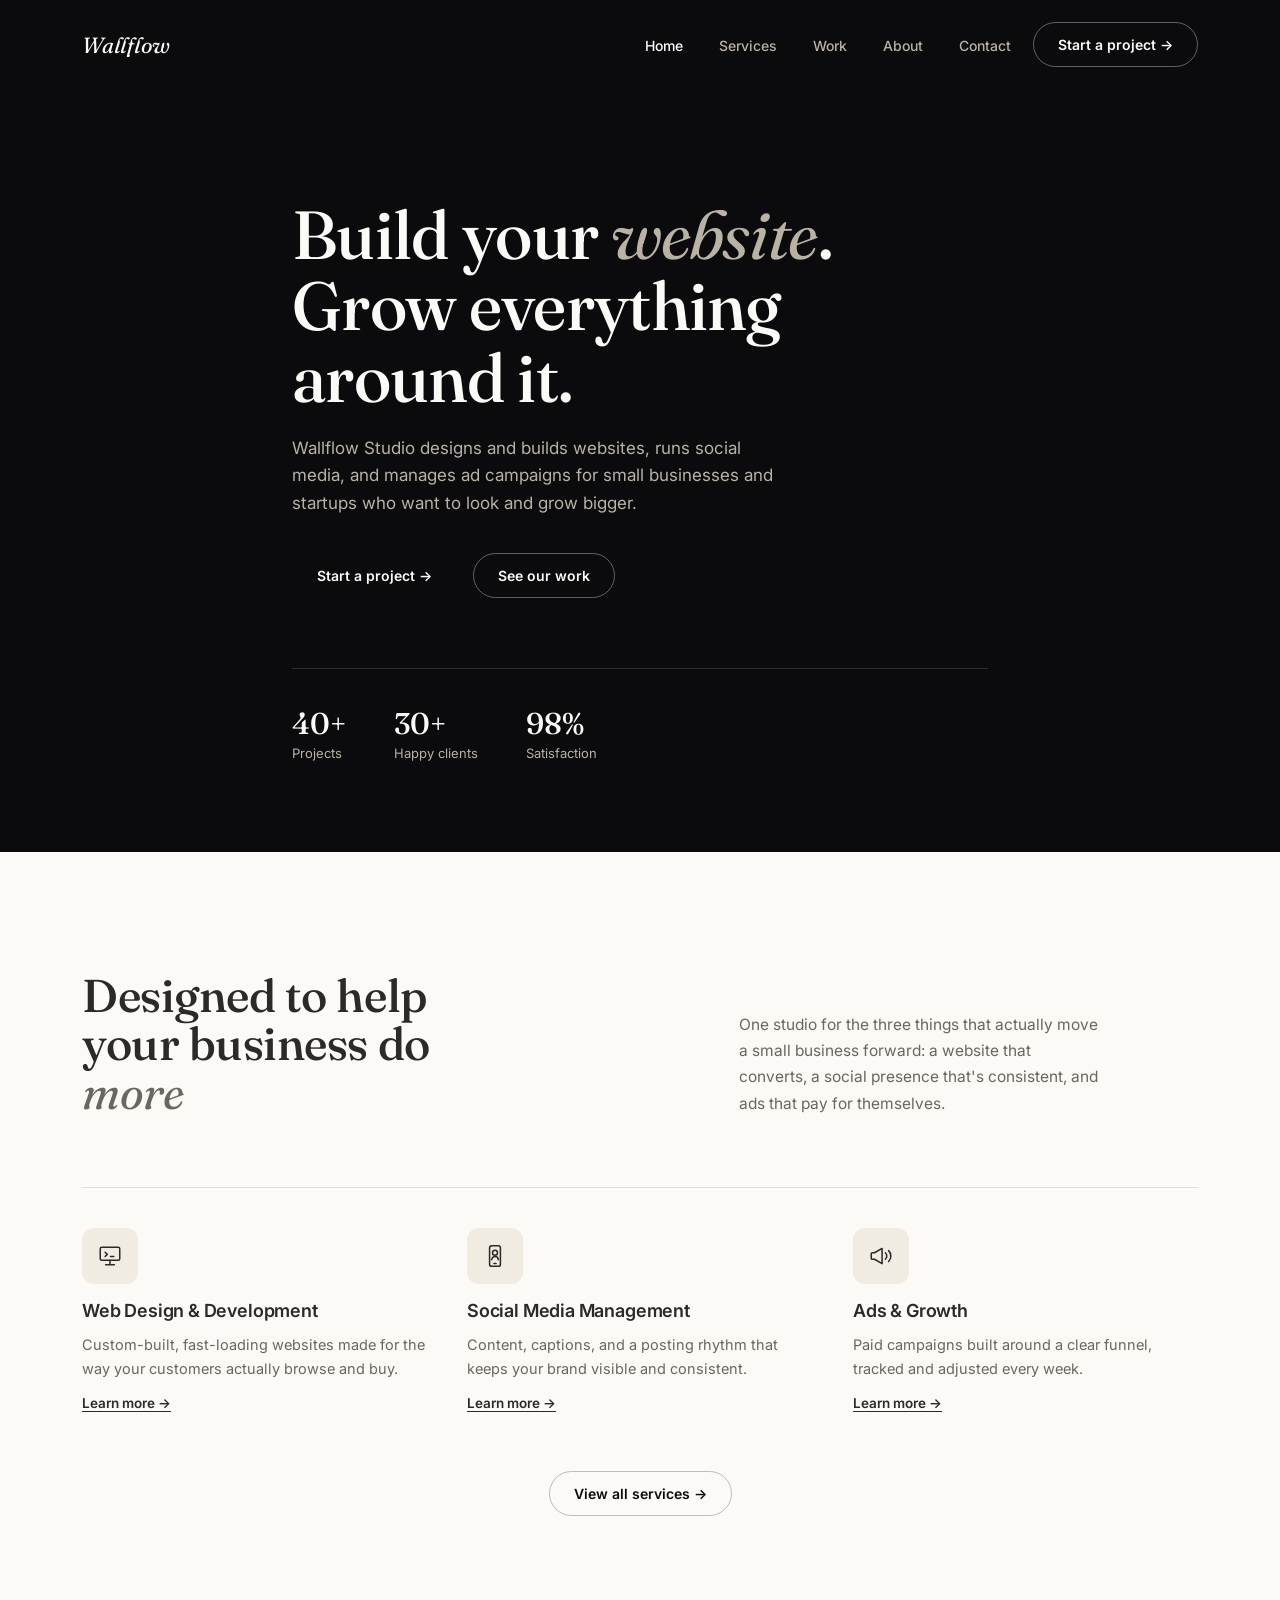
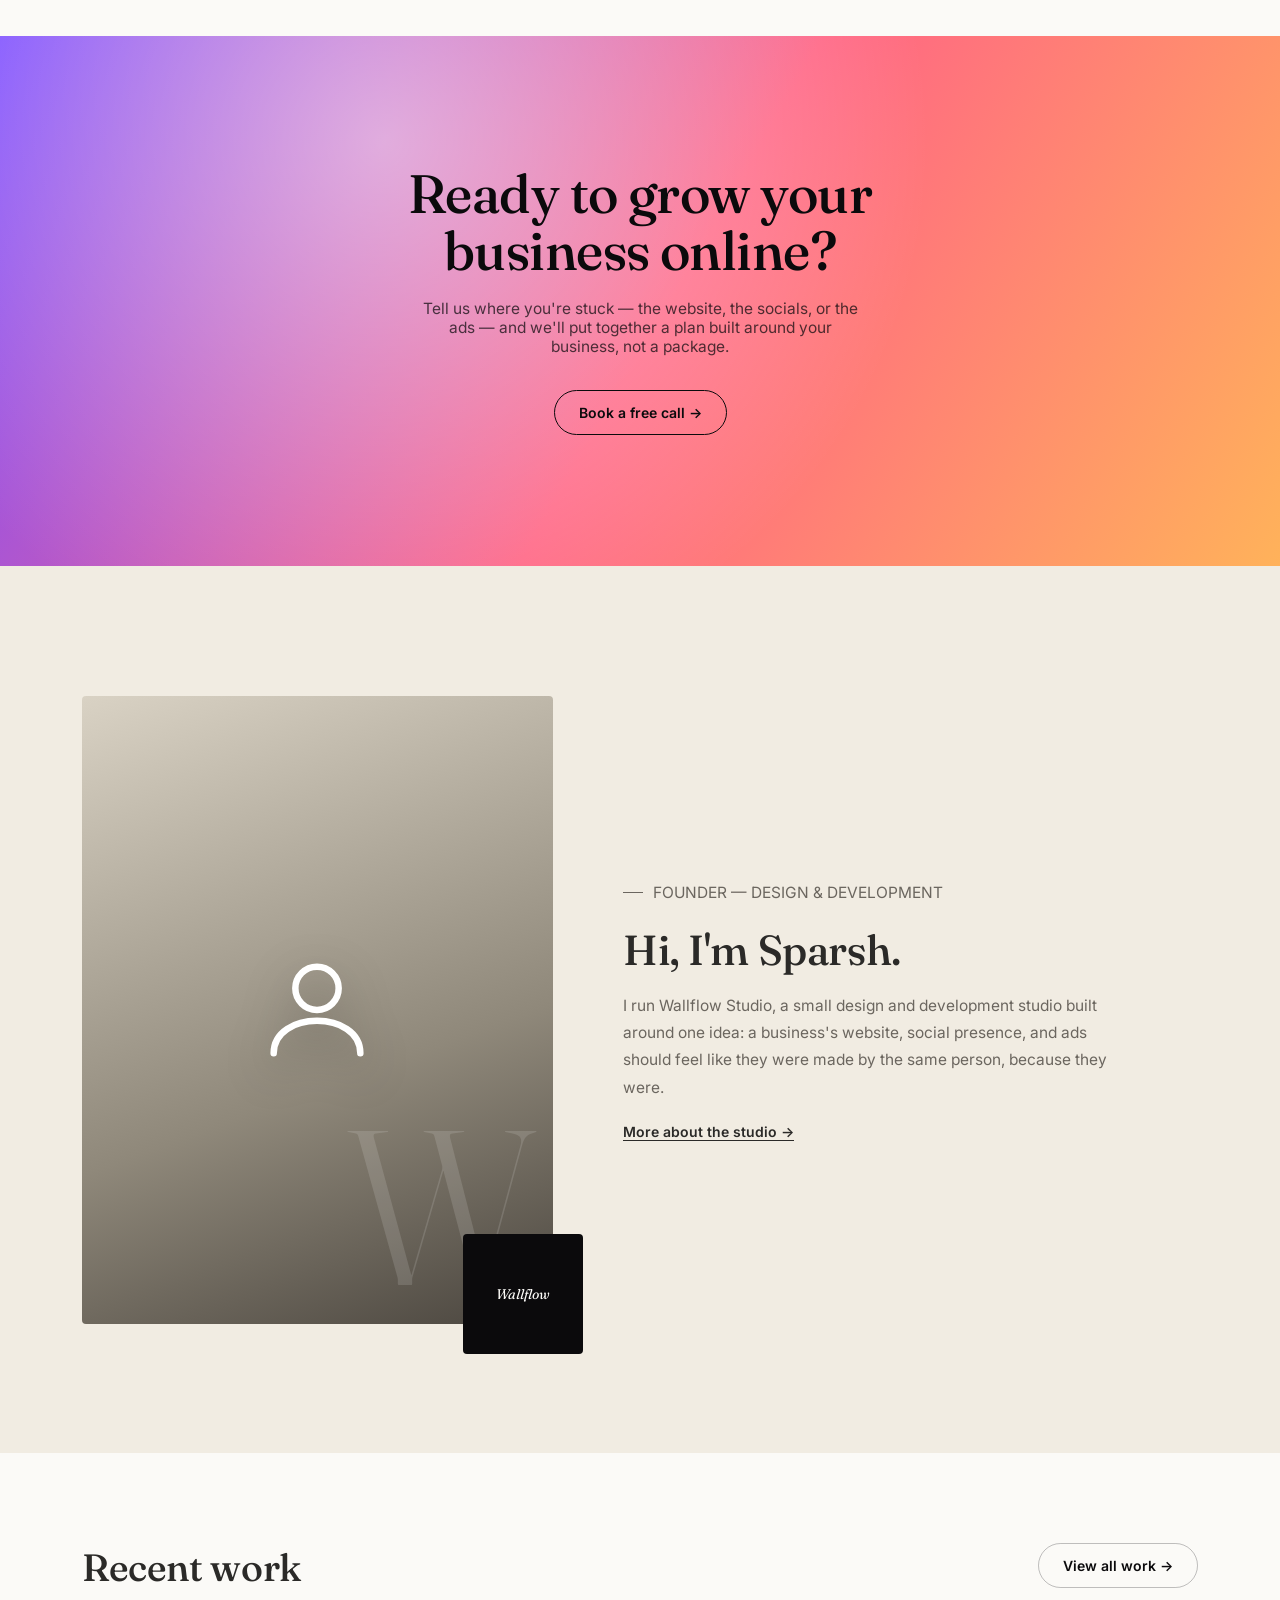
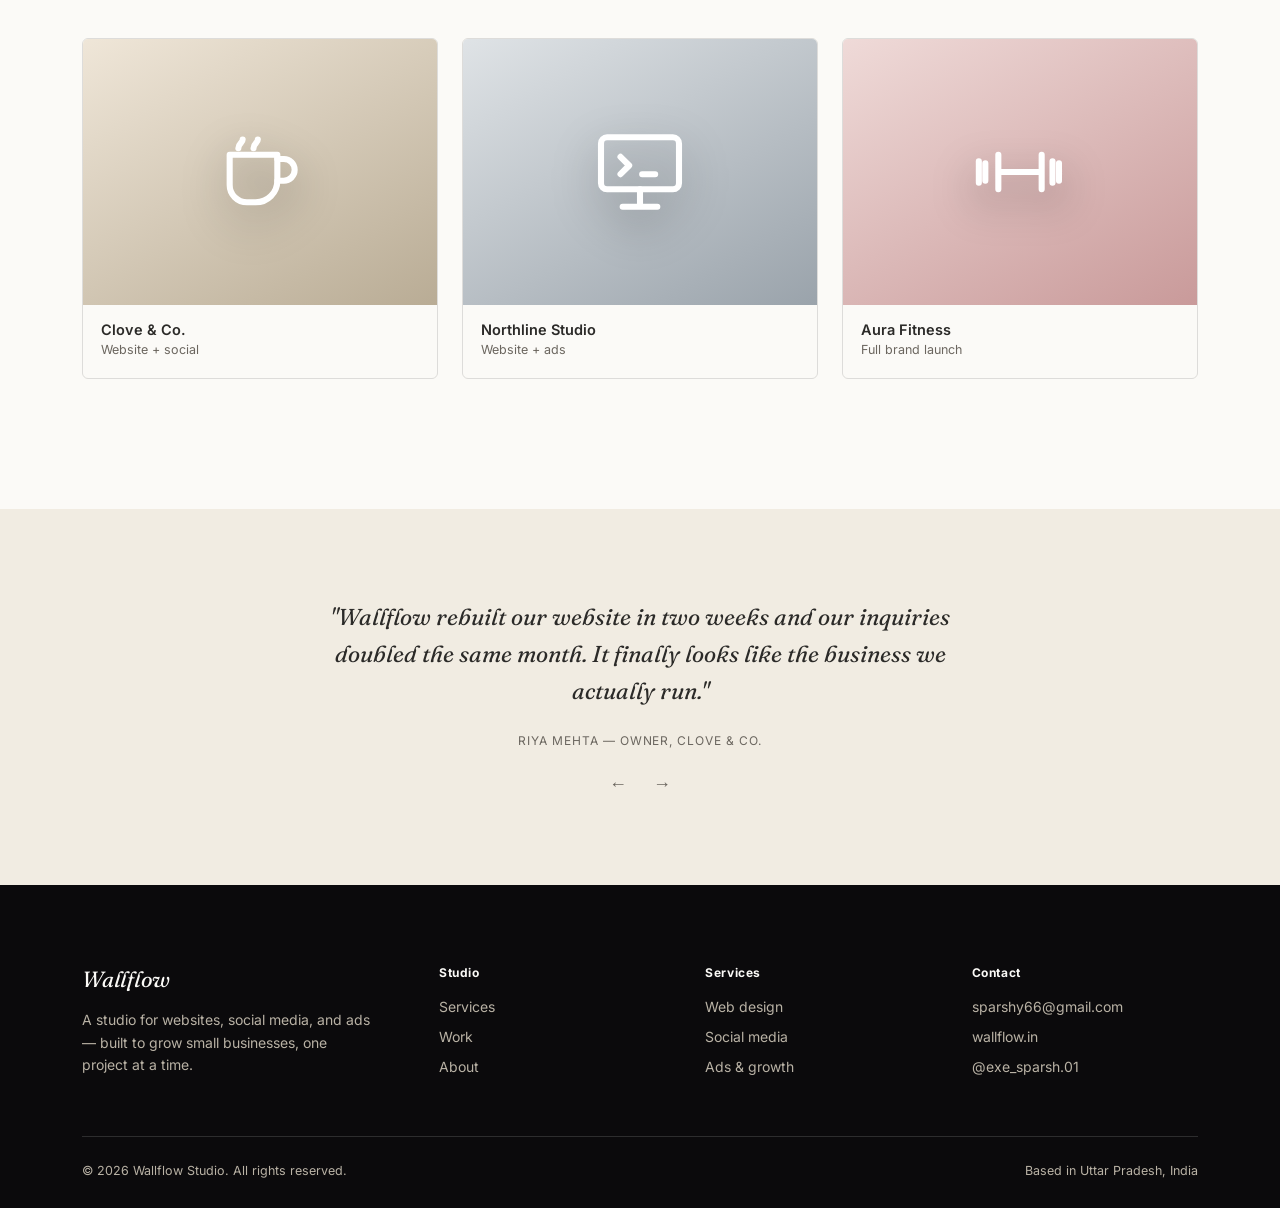
<file: index.html>
<!DOCTYPE html>
<html lang="en">
<head>
<meta charset="UTF-8">
<meta name="viewport" content="width=device-width, initial-scale=1.0">
<title>Wallflow Studio — Websites, Social &amp; Ads</title>
<link rel="preconnect" href="https://fonts.googleapis.com">
<link rel="preconnect" href="https://fonts.gstatic.com" crossorigin>
<link href="https://fonts.googleapis.com/css2?family=Fraunces:ital,wght@0,300;0,400;0,500;0,600;1,400;1,500&family=Inter:wght@400;500;600;700&display=swap" rel="stylesheet">
<link rel="stylesheet" href="styles.css">
</head>
<body>

<header>
  <div class="wrap">
    <a href="index.html" class="logo">Wallflow</a>
    <div class="nav-right">
      <nav><ul>
        <li><a href="index.html" class="active">Home</a></li>
        <li><a href="services.html">Services</a></li>
        <li><a href="work.html">Work</a></li>
        <li><a href="about.html">About</a></li>
        <li><a href="contact.html">Contact</a></li>
      </ul></nav>
      <a href="contact.html" class="btn btn-light">Start a project →</a>
      <button class="menu-btn" aria-label="Menu"><span></span><span></span><span></span></button>
    </div>
  </div>
  <div class="mobile-nav">
    <a href="index.html">Home</a>
    <a href="services.html">Services</a>
    <a href="work.html">Work</a>
    <a href="about.html">About</a>
    <a href="contact.html">Contact</a>
  </div>
</header>

<!-- HERO -->
<section class="hero">
  <div class="wrap hero-inner reveal">
    <h1>Build your <em>website</em>. Grow everything around it.</h1>
    <p class="lede">Wallflow Studio designs and builds websites, runs social media, and manages ad campaigns for small businesses and startups who want to look and grow bigger.</p>
    <div class="hero-actions">
      <a href="contact.html" class="btn btn-solid">Start a project →</a>
      <a href="work.html" class="btn btn-light">See our work</a>
    </div>
    <div class="hero-stats">
      <div><b>40+</b><span>Projects</span></div>
      <div><b>30+</b><span>Happy clients</span></div>
      <div><b>98%</b><span>Satisfaction</span></div>
    </div>
  </div>
</section>

<!-- SERVICES TEASER -->
<section class="services" id="services">
  <div class="wrap">
    <div class="services-head reveal">
      <h2>Designed to help your business do <em>more</em></h2>
      <p>One studio for the three things that actually move a small business forward: a website that converts, a social presence that's consistent, and ads that pay for themselves.</p>
    </div>
    <div class="service-cols stagger">
      <div class="reveal">
        <div class="service-icon-wrap">
          <svg viewBox="0 0 24 24" fill="none" stroke="var(--ink)" stroke-width="1.4" stroke-linecap="round" stroke-linejoin="round"><rect x="3" y="4" width="18" height="12" rx="1.4"/><path d="M8 20h8M12 16v4"/><path d="M7.5 8.5l2 2-2 2M12.5 12.5h3"/></svg>
        </div>
        <h3>Web Design &amp; Development</h3>
        <p>Custom-built, fast-loading websites made for the way your customers actually browse and buy.</p>
        <a href="services.html#web" class="more">Learn more →</a>
      </div>
      <div class="reveal">
        <div class="service-icon-wrap">
          <svg viewBox="0 0 24 24" fill="none" stroke="var(--ink)" stroke-width="1.4" stroke-linecap="round" stroke-linejoin="round"><rect x="7" y="2.5" width="10" height="19" rx="2"/><path d="M11 19h2"/><circle cx="12" cy="9" r="2.3"/><path d="M9 15.5c0-1.7 1.3-3 3-3s3 1.3 3 3"/></svg>
        </div>
        <h3>Social Media Management</h3>
        <p>Content, captions, and a posting rhythm that keeps your brand visible and consistent.</p>
        <a href="services.html#social" class="more">Learn more →</a>
      </div>
      <div class="reveal">
        <div class="service-icon-wrap">
          <svg viewBox="0 0 24 24" fill="none" stroke="var(--ink)" stroke-width="1.4" stroke-linecap="round" stroke-linejoin="round"><path d="M3 10v4a1 1 0 0 0 1 1h2l7 4V5L6 9H4a1 1 0 0 0-1 1z"/><path d="M16 9a4 4 0 0 1 0 6M19 7a7 7 0 0 1 0 10"/></svg>
        </div>
        <h3>Ads &amp; Growth</h3>
        <p>Paid campaigns built around a clear funnel, tracked and adjusted every week.</p>
        <a href="services.html#ads" class="more">Learn more →</a>
      </div>
    </div>
    <div class="services-more reveal">
      <a href="services.html" class="btn btn-dark">View all services →</a>
    </div>
  </div>
</section>

<!-- GRADIENT BAND -->
<section class="band">
  <div class="wrap reveal">
    <h2>Ready to grow your business online?</h2>
    <p>Tell us where you're stuck — the website, the socials, or the ads — and we'll put together a plan built around your business, not a package.</p>
    <a href="contact.html" class="btn">Book a free call →</a>
  </div>
</section>

<!-- ABOUT TEASER -->
<section class="about" id="about">
  <div class="wrap about-grid">
    <div class="about-visual reveal">
      <div class="frame">
        <svg class="frame-icon" viewBox="0 0 24 24" fill="none" stroke="currentColor" stroke-width="1.2" stroke-linecap="round" stroke-linejoin="round"><circle cx="12" cy="8" r="4"/><path d="M4 20c0-4 4-6 8-6s8 2 8 6"/></svg>
      </div>
      <div class="chip"><span>Wallflow</span></div>
    </div>
    <div class="about-copy reveal">
      <p class="kicker">FOUNDER — DESIGN &amp; DEVELOPMENT</p>
      <h2>Hi, I'm Sparsh.</h2>
      <p>I run Wallflow Studio, a small design and development studio built around one idea: a business's website, social presence, and ads should feel like they were made by the same person, because they were.</p>
      <a href="about.html" class="more">More about the studio →</a>
    </div>
  </div>
</section>

<!-- WORK PREVIEW -->
<section class="preview">
  <div class="wrap">
    <div class="section-head-row reveal">
      <h2>Recent work</h2>
      <a href="work.html" class="btn btn-dark">View all work →</a>
    </div>
    <div class="preview-grid stagger">
      <div class="preview-card reveal">
        <div class="preview-thumb">
          <svg class="cutout-icon" viewBox="0 0 24 24" fill="none" stroke="currentColor" stroke-width="1.4" stroke-linecap="round" stroke-linejoin="round"><path d="M5 8h11v6a5 5 0 0 1-5 5H9a4 4 0 0 1-4-4V8z"/><path d="M16 9h1.5a2.5 2.5 0 0 1 0 5H16"/><path d="M8 4.5c0 .8-1 .9-1 2M11.5 4.5c0 .8-1 .9-1 2"/></svg>
        </div>
        <div class="preview-info"><h4>Clove &amp; Co.</h4><span>Website + social</span></div>
      </div>
      <div class="preview-card reveal">
        <div class="preview-thumb">
          <svg class="cutout-icon" viewBox="0 0 24 24" fill="none" stroke="currentColor" stroke-width="1.4" stroke-linecap="round" stroke-linejoin="round"><rect x="3" y="4" width="18" height="12" rx="1.4"/><path d="M8 20h8M12 16v4"/><path d="M7.5 8.5l2 2-2 2M12.5 12.5h3"/></svg>
        </div>
        <div class="preview-info"><h4>Northline Studio</h4><span>Website + ads</span></div>
      </div>
      <div class="preview-card reveal">
        <div class="preview-thumb">
          <svg class="cutout-icon" viewBox="0 0 24 24" fill="none" stroke="currentColor" stroke-width="1.4" stroke-linecap="round" stroke-linejoin="round"><path d="M4 10v4M2.5 9.5v5M7 8v8M17 8v8M19.5 9.5v5M21 10v4M7 12h10"/></svg>
        </div>
        <div class="preview-info"><h4>Aura Fitness</h4><span>Full brand launch</span></div>
      </div>
    </div>
  </div>
</section>

<!-- TESTIMONIAL -->
<section class="testimonial">
  <div class="wrap reveal">
    <p class="quote" id="quoteText">"Wallflow rebuilt our website in two weeks and our inquiries doubled the same month. It finally looks like the business we actually run."</p>
    <p class="name" id="quoteName">RIYA MEHTA — OWNER, CLOVE &amp; CO.</p>
    <div class="test-nav">
      <button aria-label="Previous testimonial" onclick="shiftQuote(-1)">←</button>
      <button aria-label="Next testimonial" onclick="shiftQuote(1)">→</button>
    </div>
  </div>
</section>

<!-- FOOTER -->
<footer id="contact">
  <div class="wrap">
    <div class="footer-top">
      <div class="footer-brand">
        <div class="logo">Wallflow</div>
        <p>A studio for websites, social media, and ads — built to grow small businesses, one project at a time.</p>
      </div>
      <div>
        <h5>Studio</h5>
        <ul>
          <li><a href="services.html">Services</a></li>
          <li><a href="work.html">Work</a></li>
          <li><a href="about.html">About</a></li>
        </ul>
      </div>
      <div>
        <h5>Services</h5>
        <ul>
          <li><a href="services.html#web">Web design</a></li>
          <li><a href="services.html#social">Social media</a></li>
          <li><a href="services.html#ads">Ads &amp; growth</a></li>
        </ul>
      </div>
      <div>
        <h5>Contact</h5>
        <ul>
          <li><a href="mailto:sparshy66@gmail.com">sparshy66@gmail.com</a></li>
          <li><a href="https://wallflow.in" target="_blank" rel="noopener">wallflow.in</a></li>
          <li><a href="https://instagram.com/exe_sparsh.01" target="_blank" rel="noopener">@exe_sparsh.01</a></li>
        </ul>
      </div>
    </div>
    <div class="footer-bottom">
      <span>© 2026 Wallflow Studio. All rights reserved.</span>
      <span>Based in Uttar Pradesh, India</span>
    </div>
  </div>
</footer>

<script src="script.js"></script>
</body>
</html>
</file>
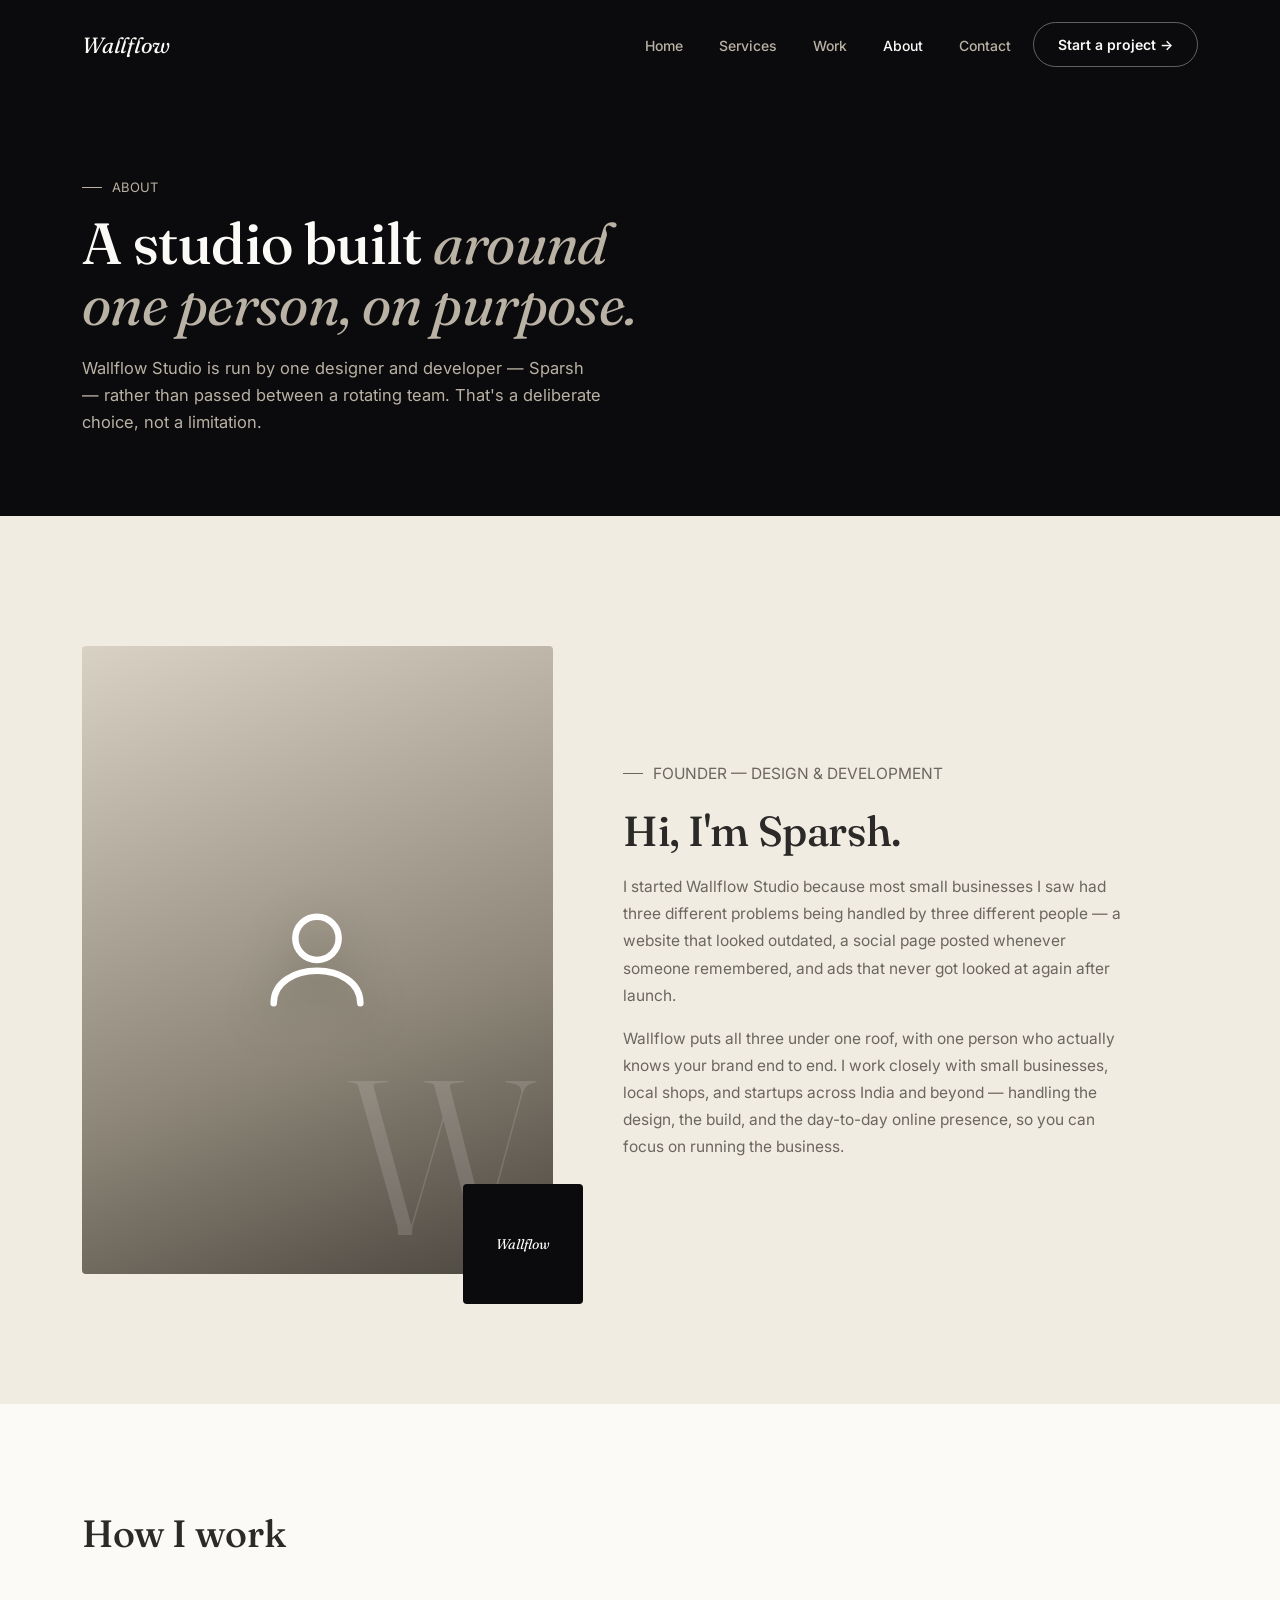
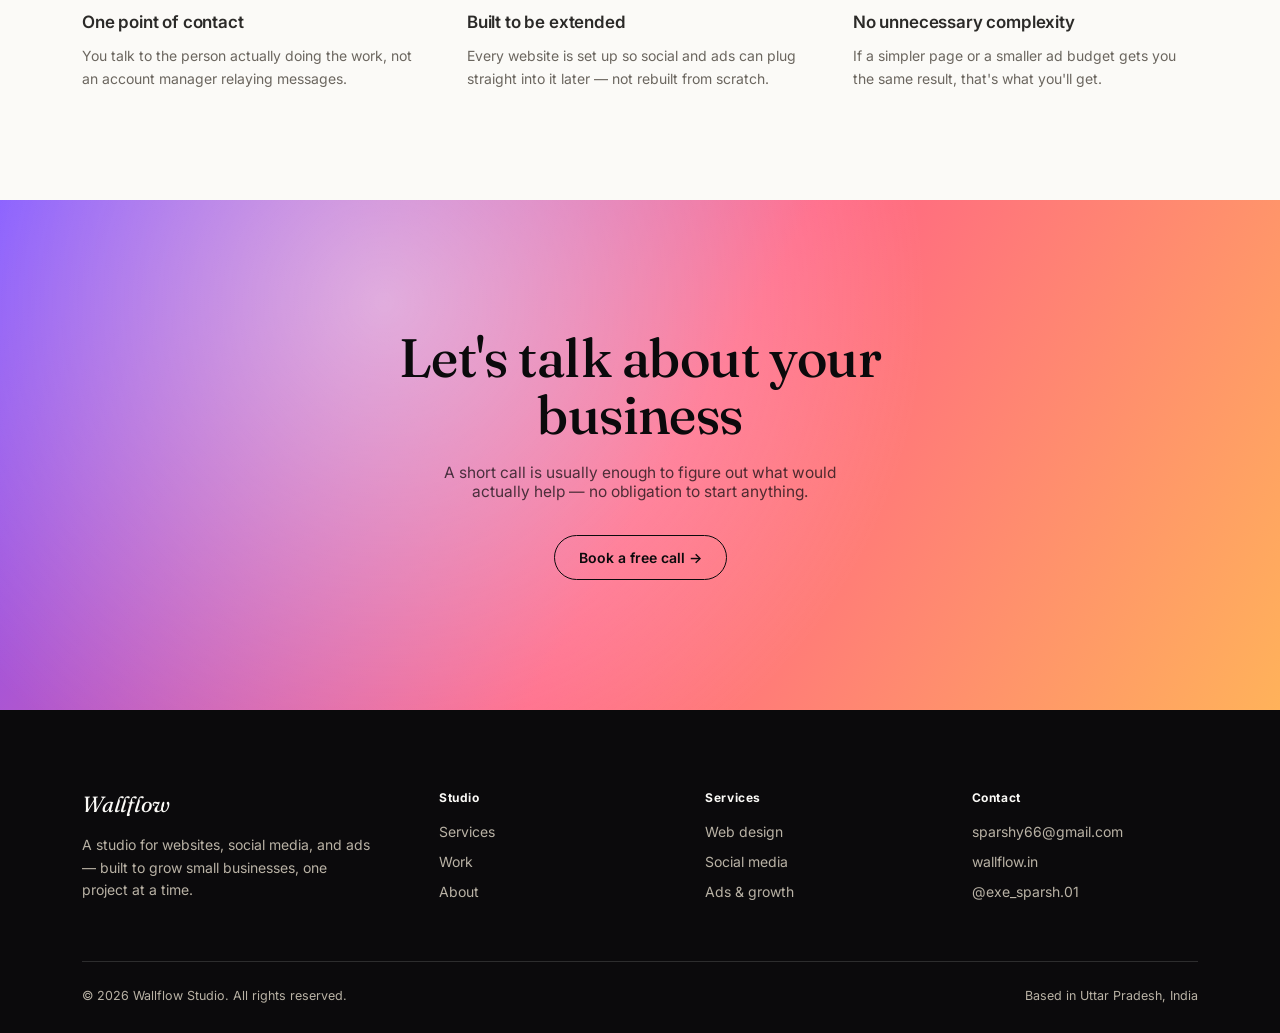
<file: about.html>
<!DOCTYPE html>
<html lang="en">
<head>
<meta charset="UTF-8">
<meta name="viewport" content="width=device-width, initial-scale=1.0">
<title>About — Wallflow Studio</title>
<link rel="preconnect" href="https://fonts.googleapis.com">
<link rel="preconnect" href="https://fonts.gstatic.com" crossorigin>
<link href="https://fonts.googleapis.com/css2?family=Fraunces:ital,wght@0,300;0,400;0,500;0,600;1,400;1,500&family=Inter:wght@400;500;600;700&display=swap" rel="stylesheet">
<link rel="stylesheet" href="styles.css">
</head>
<body>

<header>
  <div class="wrap">
    <a href="index.html" class="logo">Wallflow</a>
    <div class="nav-right">
      <nav><ul>
        <li><a href="index.html">Home</a></li>
        <li><a href="services.html">Services</a></li>
        <li><a href="work.html">Work</a></li>
        <li><a href="about.html" class="active">About</a></li>
        <li><a href="contact.html">Contact</a></li>
      </ul></nav>
      <a href="contact.html" class="btn btn-light">Start a project →</a>
      <button class="menu-btn" aria-label="Menu"><span></span><span></span><span></span></button>
    </div>
  </div>
  <div class="mobile-nav">
    <a href="index.html">Home</a>
    <a href="services.html">Services</a>
    <a href="work.html">Work</a>
    <a href="about.html">About</a>
    <a href="contact.html">Contact</a>
  </div>
</header>

<section class="page-hero">
  <div class="wrap reveal">
    <p class="kicker">ABOUT</p>
    <h1>A studio built <em>around one person, on purpose.</em></h1>
    <p class="lede">Wallflow Studio is run by one designer and developer — Sparsh — rather than passed between a rotating team. That's a deliberate choice, not a limitation.</p>
  </div>
</section>

<section class="about">
  <div class="wrap about-grid">
    <div class="about-visual reveal">
      <div class="frame">
        <svg class="frame-icon" viewBox="0 0 24 24" fill="none" stroke="currentColor" stroke-width="1.2" stroke-linecap="round" stroke-linejoin="round"><circle cx="12" cy="8" r="4"/><path d="M4 20c0-4 4-6 8-6s8 2 8 6"/></svg>
      </div>
      <div class="chip"><span>Wallflow</span></div>
    </div>
    <div class="about-copy reveal">
      <p class="kicker">FOUNDER — DESIGN &amp; DEVELOPMENT</p>
      <h2>Hi, I'm Sparsh.</h2>
      <p>I started Wallflow Studio because most small businesses I saw had three different problems being handled by three different people — a website that looked outdated, a social page posted whenever someone remembered, and ads that never got looked at again after launch.</p>
      <p>Wallflow puts all three under one roof, with one person who actually knows your brand end to end. I work closely with small businesses, local shops, and startups across India and beyond — handling the design, the build, and the day-to-day online presence, so you can focus on running the business.</p>
    </div>
  </div>
</section>

<section class="values">
  <div class="wrap">
    <div class="section-head-row reveal">
      <h2>How I work</h2>
    </div>
    <div class="values-grid stagger">
      <div class="reveal">
        <h3>One point of contact</h3>
        <p>You talk to the person actually doing the work, not an account manager relaying messages.</p>
      </div>
      <div class="reveal">
        <h3>Built to be extended</h3>
        <p>Every website is set up so social and ads can plug straight into it later — not rebuilt from scratch.</p>
      </div>
      <div class="reveal">
        <h3>No unnecessary complexity</h3>
        <p>If a simpler page or a smaller ad budget gets you the same result, that's what you'll get.</p>
      </div>
    </div>
  </div>
</section>

<section class="band">
  <div class="wrap reveal">
    <h2>Let's talk about your business</h2>
    <p>A short call is usually enough to figure out what would actually help — no obligation to start anything.</p>
    <a href="contact.html" class="btn">Book a free call →</a>
  </div>
</section>

<footer id="contact">
  <div class="wrap">
    <div class="footer-top">
      <div class="footer-brand">
        <div class="logo">Wallflow</div>
        <p>A studio for websites, social media, and ads — built to grow small businesses, one project at a time.</p>
      </div>
      <div>
        <h5>Studio</h5>
        <ul>
          <li><a href="services.html">Services</a></li>
          <li><a href="work.html">Work</a></li>
          <li><a href="about.html">About</a></li>
        </ul>
      </div>
      <div>
        <h5>Services</h5>
        <ul>
          <li><a href="services.html#web">Web design</a></li>
          <li><a href="services.html#social">Social media</a></li>
          <li><a href="services.html#ads">Ads &amp; growth</a></li>
        </ul>
      </div>
      <div>
        <h5>Contact</h5>
        <ul>
          <li><a href="mailto:sparshy66@gmail.com">sparshy66@gmail.com</a></li>
          <li><a href="https://wallflow.in" target="_blank" rel="noopener">wallflow.in</a></li>
          <li><a href="https://instagram.com/exe_sparsh.01" target="_blank" rel="noopener">@exe_sparsh.01</a></li>
        </ul>
      </div>
    </div>
    <div class="footer-bottom">
      <span>© 2026 Wallflow Studio. All rights reserved.</span>
      <span>Based in Uttar Pradesh, India</span>
    </div>
  </div>
</footer>

<script src="script.js"></script>
</body>
</html>
</file>
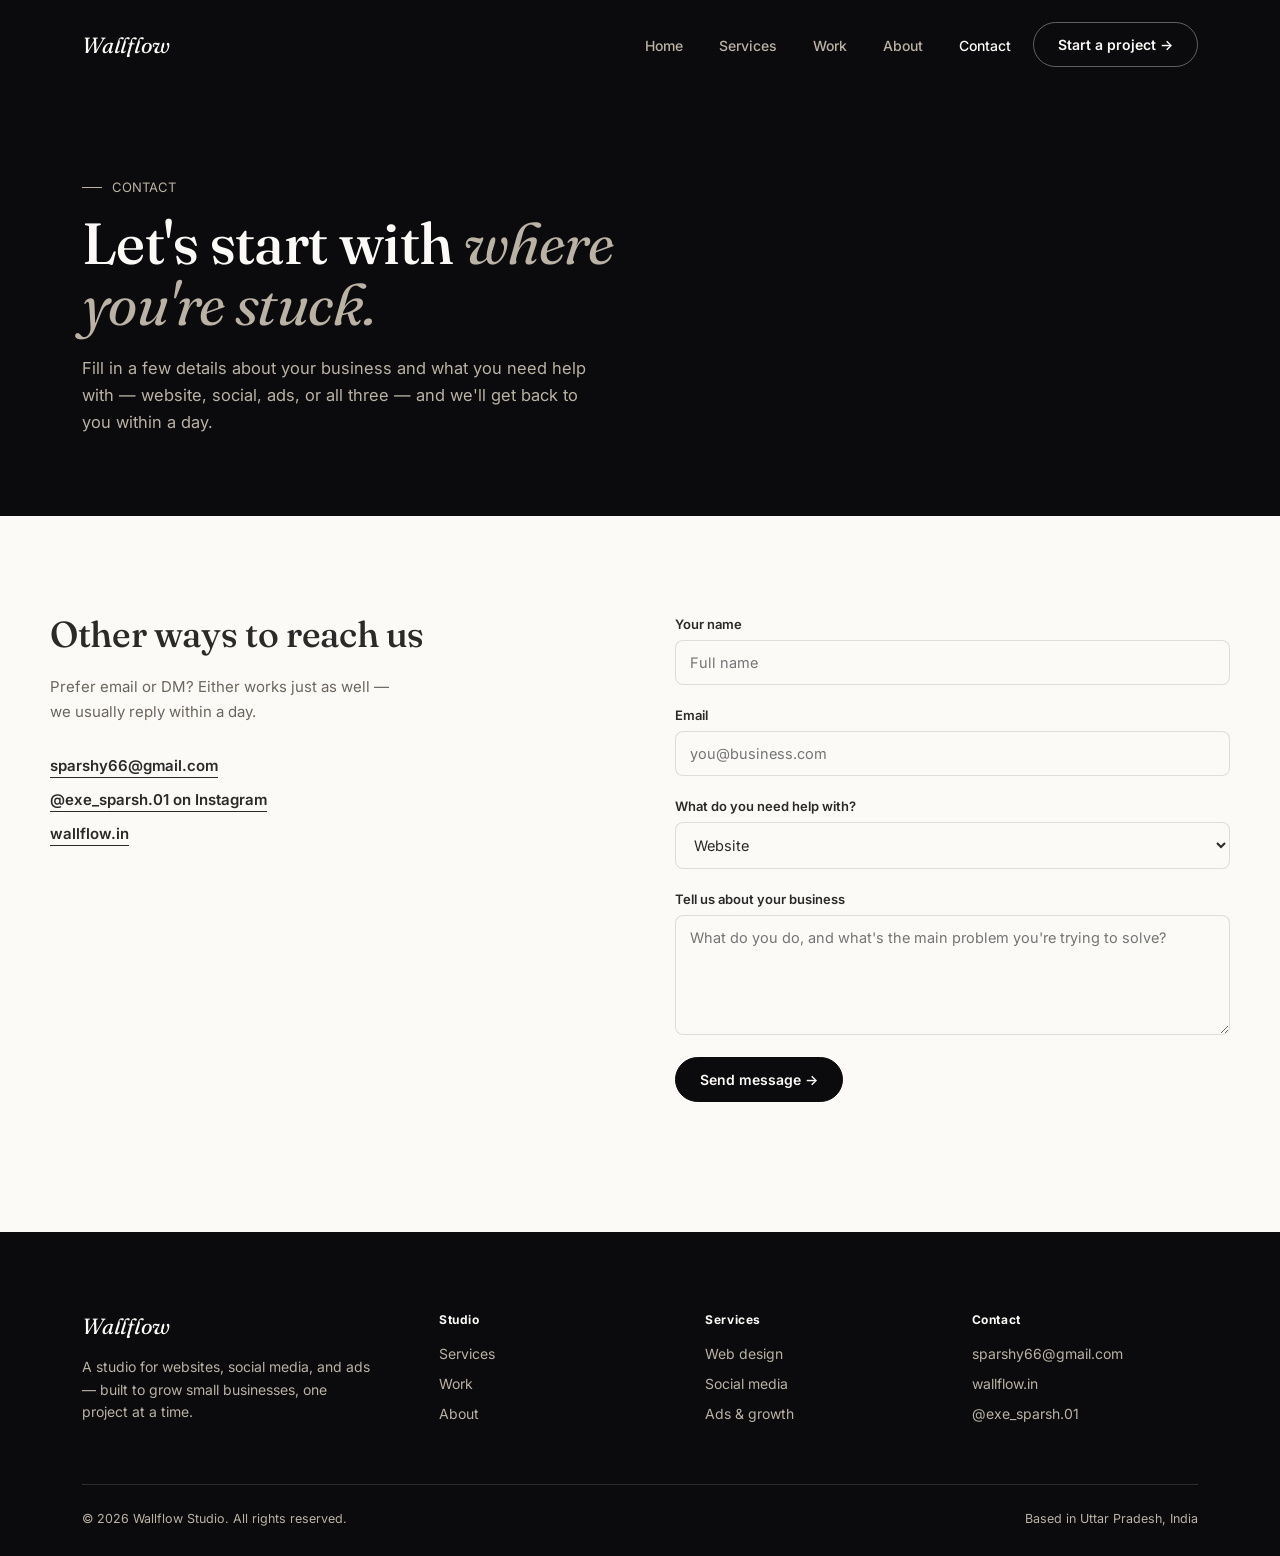
<file: contact.html>
<!DOCTYPE html>
<html lang="en">
<head>
<meta charset="UTF-8">
<meta name="viewport" content="width=device-width, initial-scale=1.0">
<title>Contact — Wallflow Studio</title>
<link rel="preconnect" href="https://fonts.googleapis.com">
<link rel="preconnect" href="https://fonts.gstatic.com" crossorigin>
<link href="https://fonts.googleapis.com/css2?family=Fraunces:ital,wght@0,300;0,400;0,500;0,600;1,400;1,500&family=Inter:wght@400;500;600;700&display=swap" rel="stylesheet">
<link rel="stylesheet" href="styles.css">
</head>
<body>

<header>
  <div class="wrap">
    <a href="index.html" class="logo">Wallflow</a>
    <div class="nav-right">
      <nav><ul>
        <li><a href="index.html">Home</a></li>
        <li><a href="services.html">Services</a></li>
        <li><a href="work.html">Work</a></li>
        <li><a href="about.html">About</a></li>
        <li><a href="contact.html" class="active">Contact</a></li>
      </ul></nav>
      <a href="contact.html" class="btn btn-light">Start a project →</a>
      <button class="menu-btn" aria-label="Menu"><span></span><span></span><span></span></button>
    </div>
  </div>
  <div class="mobile-nav">
    <a href="index.html">Home</a>
    <a href="services.html">Services</a>
    <a href="work.html">Work</a>
    <a href="about.html">About</a>
    <a href="contact.html">Contact</a>
  </div>
</header>

<section class="page-hero">
  <div class="wrap reveal">
    <p class="kicker">CONTACT</p>
    <h1>Let's start with <em>where you're stuck.</em></h1>
    <p class="lede">Fill in a few details about your business and what you need help with — website, social, ads, or all three — and we'll get back to you within a day.</p>
  </div>
</section>

<section class="wrap contact-wrap">
  <div class="contact-info reveal">
    <h2>Other ways to reach us</h2>
    <p>Prefer email or DM? Either works just as well — we usually reply within a day.</p>
    <ul>
      <li><a href="mailto:sparshy66@gmail.com">sparshy66@gmail.com</a></li>
      <li><a href="https://instagram.com/exe_sparsh.01" target="_blank" rel="noopener">@exe_sparsh.01 on Instagram</a></li>
      <li><a href="https://wallflow.in" target="_blank" rel="noopener">wallflow.in</a></li>
    </ul>
  </div>

  <div class="contact-form reveal">
    <form id="contactForm" novalidate>
      <div class="form-field">
        <label for="name">Your name</label>
        <input type="text" id="name" name="name" placeholder="Full name" required>
      </div>
      <div class="form-field">
        <label for="email">Email</label>
        <input type="email" id="email" name="email" placeholder="you@business.com" required>
      </div>
      <div class="form-field">
        <label for="project">What do you need help with?</label>
        <select id="project" name="project">
          <option value="Website">Website</option>
          <option value="Social media">Social media</option>
          <option value="Ads">Ads &amp; growth</option>
          <option value="All three">All three</option>
          <option value="Not sure yet">Not sure yet</option>
        </select>
      </div>
      <div class="form-field">
        <label for="message">Tell us about your business</label>
        <textarea id="message" name="message" placeholder="What do you do, and what's the main problem you're trying to solve?" required></textarea>
      </div>
      <button type="submit" class="btn btn-solid">Send message →</button>
      <p class="form-status" id="formStatus"></p>
    </form>
  </div>
</section>

<footer>
  <div class="wrap">
    <div class="footer-top">
      <div class="footer-brand">
        <div class="logo">Wallflow</div>
        <p>A studio for websites, social media, and ads — built to grow small businesses, one project at a time.</p>
      </div>
      <div>
        <h5>Studio</h5>
        <ul>
          <li><a href="services.html">Services</a></li>
          <li><a href="work.html">Work</a></li>
          <li><a href="about.html">About</a></li>
        </ul>
      </div>
      <div>
        <h5>Services</h5>
        <ul>
          <li><a href="services.html#web">Web design</a></li>
          <li><a href="services.html#social">Social media</a></li>
          <li><a href="services.html#ads">Ads &amp; growth</a></li>
        </ul>
      </div>
      <div>
        <h5>Contact</h5>
        <ul>
          <li><a href="mailto:sparshy66@gmail.com">sparshy66@gmail.com</a></li>
          <li><a href="https://wallflow.in" target="_blank" rel="noopener">wallflow.in</a></li>
          <li><a href="https://instagram.com/exe_sparsh.01" target="_blank" rel="noopener">@exe_sparsh.01</a></li>
        </ul>
      </div>
    </div>
    <div class="footer-bottom">
      <span>© 2026 Wallflow Studio. All rights reserved.</span>
      <span>Based in Uttar Pradesh, India</span>
    </div>
  </div>
</footer>

<script src="script.js"></script>
</body>
</html>
</file>
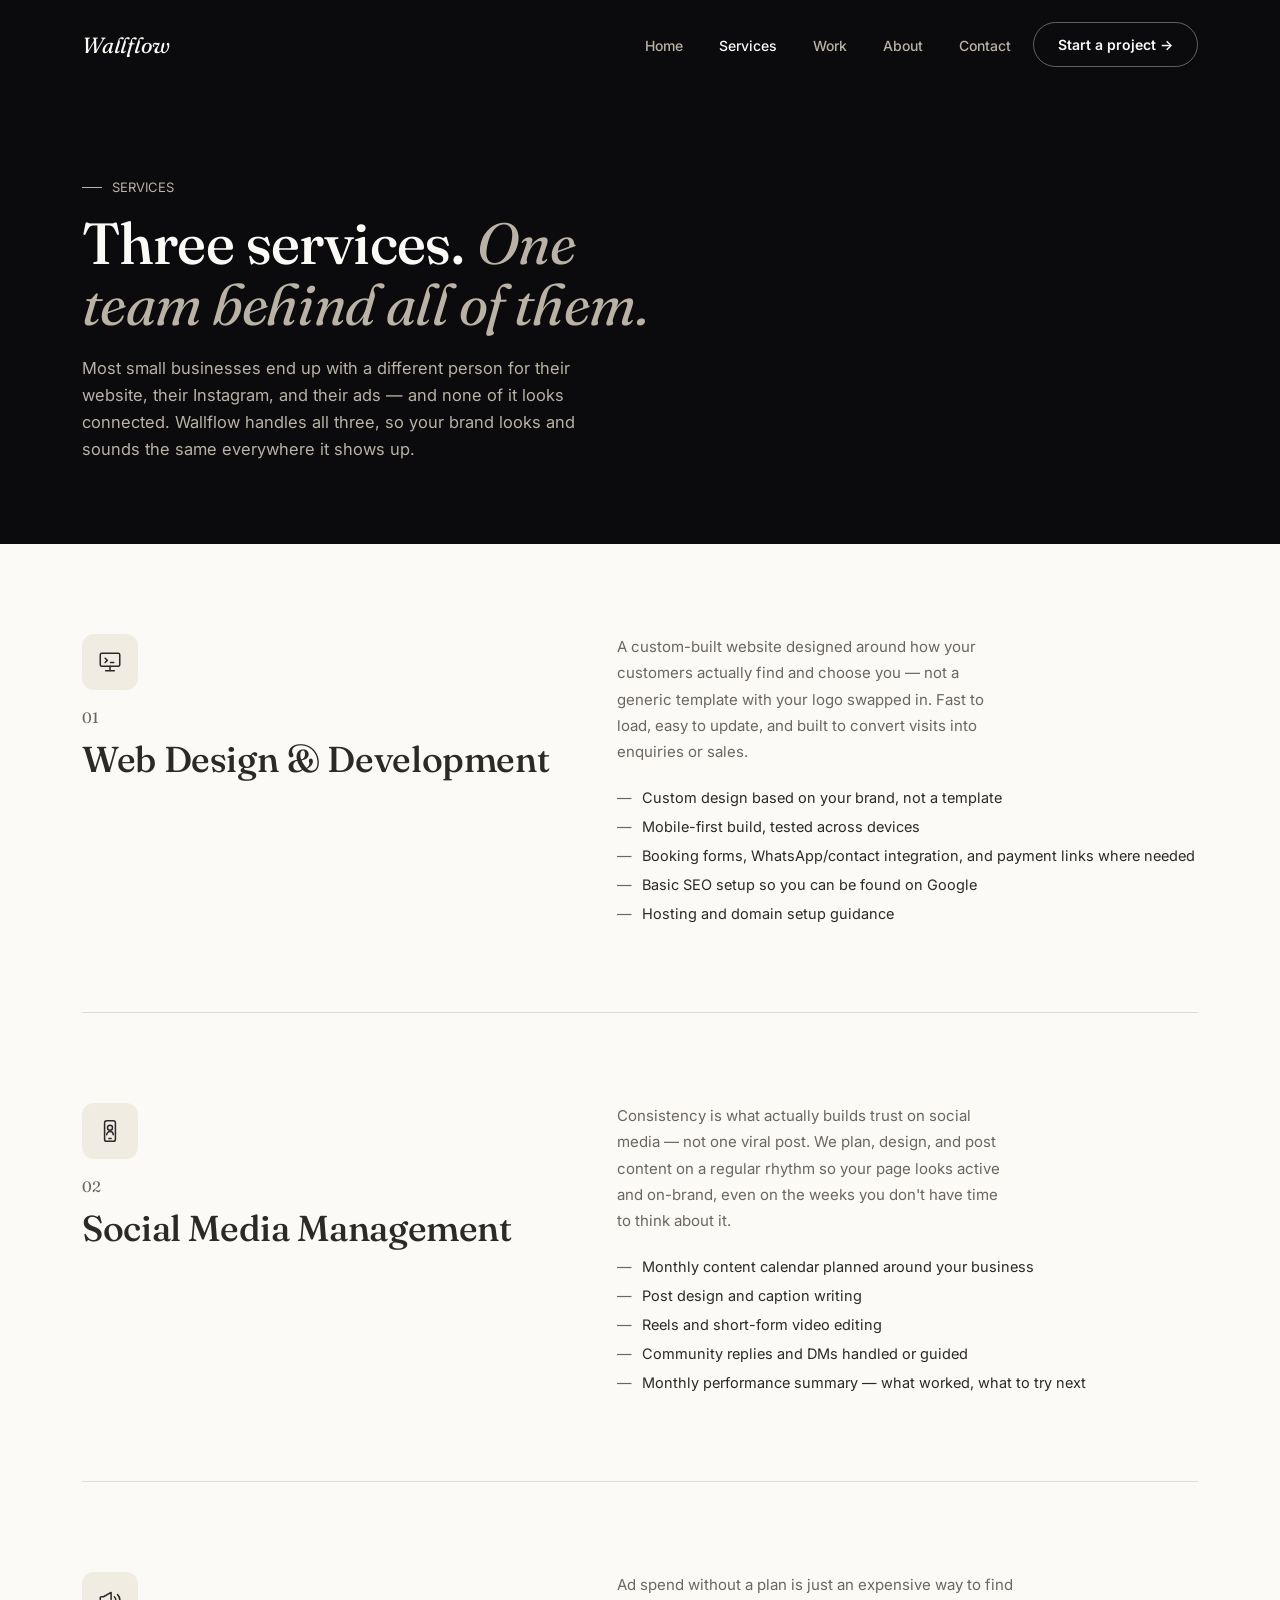
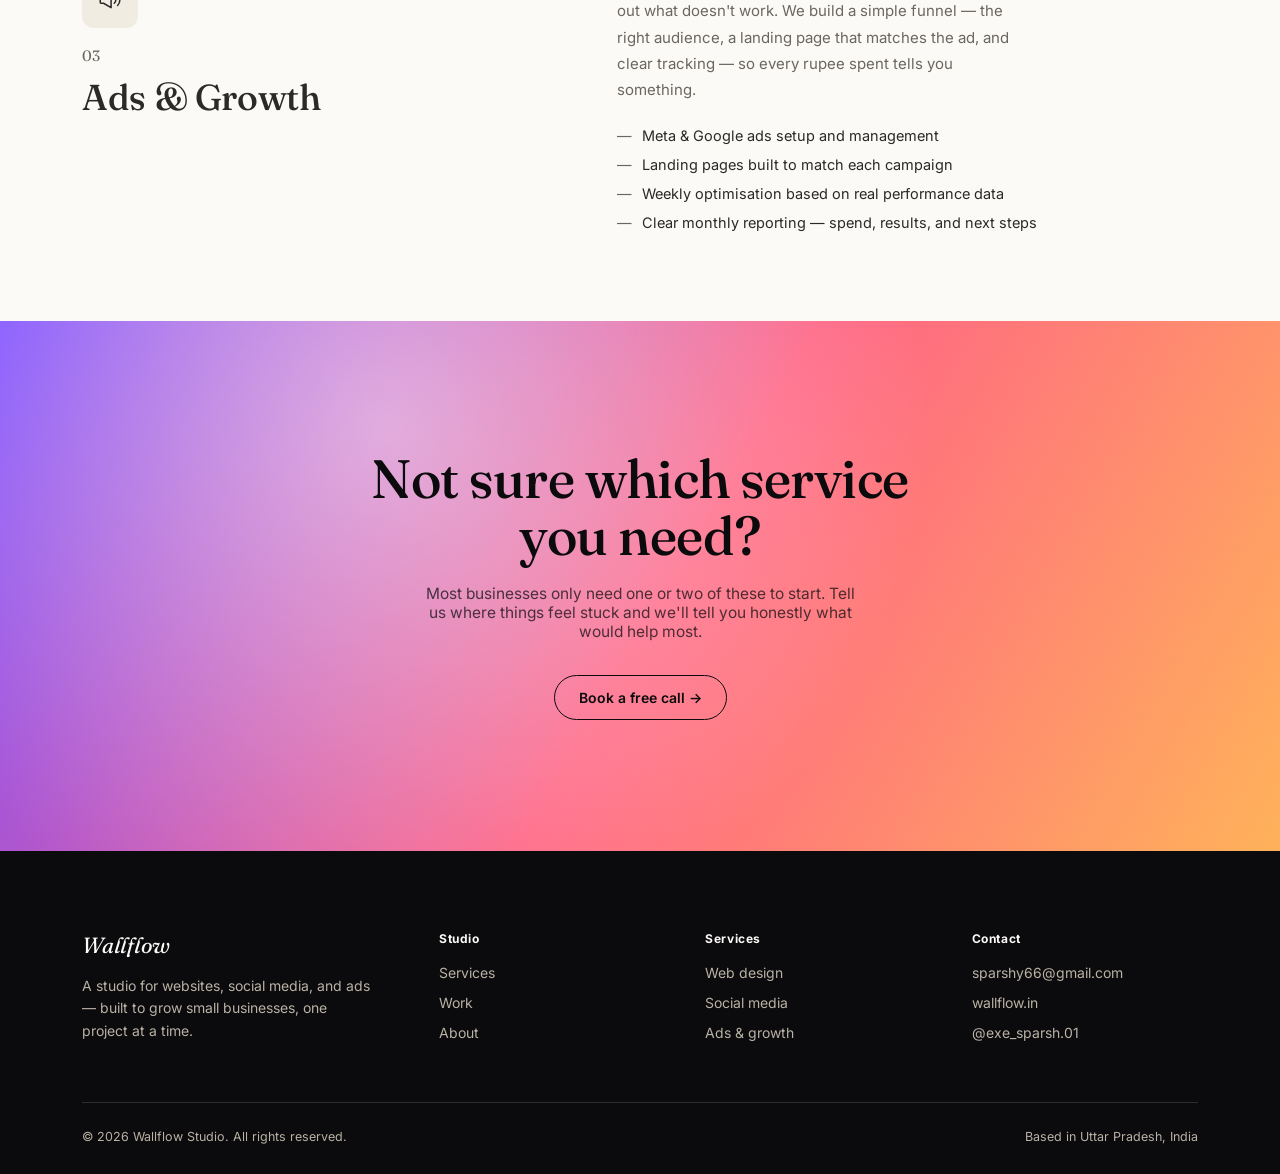
<file: services.html>
<!DOCTYPE html>
<html lang="en">
<head>
<meta charset="UTF-8">
<meta name="viewport" content="width=device-width, initial-scale=1.0">
<title>Services — Wallflow Studio</title>
<link rel="preconnect" href="https://fonts.googleapis.com">
<link rel="preconnect" href="https://fonts.gstatic.com" crossorigin>
<link href="https://fonts.googleapis.com/css2?family=Fraunces:ital,wght@0,300;0,400;0,500;0,600;1,400;1,500&family=Inter:wght@400;500;600;700&display=swap" rel="stylesheet">
<link rel="stylesheet" href="styles.css">
</head>
<body>

<header>
  <div class="wrap">
    <a href="index.html" class="logo">Wallflow</a>
    <div class="nav-right">
      <nav><ul>
        <li><a href="index.html">Home</a></li>
        <li><a href="services.html" class="active">Services</a></li>
        <li><a href="work.html">Work</a></li>
        <li><a href="about.html">About</a></li>
        <li><a href="contact.html">Contact</a></li>
      </ul></nav>
      <a href="contact.html" class="btn btn-light">Start a project →</a>
      <button class="menu-btn" aria-label="Menu"><span></span><span></span><span></span></button>
    </div>
  </div>
  <div class="mobile-nav">
    <a href="index.html">Home</a>
    <a href="services.html">Services</a>
    <a href="work.html">Work</a>
    <a href="about.html">About</a>
    <a href="contact.html">Contact</a>
  </div>
</header>

<section class="page-hero">
  <div class="wrap reveal">
    <p class="kicker">SERVICES</p>
    <h1>Three services. <em>One team behind all of them.</em></h1>
    <p class="lede">Most small businesses end up with a different person for their website, their Instagram, and their ads — and none of it looks connected. Wallflow handles all three, so your brand looks and sounds the same everywhere it shows up.</p>
  </div>
</section>

<section class="wrap">
  <div class="service-block reveal" id="web">
    <div class="grid">
      <div>
        <div class="service-icon-wrap">
          <svg viewBox="0 0 24 24" fill="none" stroke="var(--ink)" stroke-width="1.4" stroke-linecap="round" stroke-linejoin="round"><rect x="3" y="4" width="18" height="12" rx="1.4"/><path d="M8 20h8M12 16v4"/><path d="M7.5 8.5l2 2-2 2M12.5 12.5h3"/></svg>
        </div>
        <p class="num">01</p>
        <h2>Web Design &amp; Development</h2>
      </div>
      <div>
        <p class="desc">A custom-built website designed around how your customers actually find and choose you — not a generic template with your logo swapped in. Fast to load, easy to update, and built to convert visits into enquiries or sales.</p>
        <ul>
          <li>Custom design based on your brand, not a template</li>
          <li>Mobile-first build, tested across devices</li>
          <li>Booking forms, WhatsApp/contact integration, and payment links where needed</li>
          <li>Basic SEO setup so you can be found on Google</li>
          <li>Hosting and domain setup guidance</li>
        </ul>
      </div>
    </div>
  </div>

  <div class="service-block reveal" id="social">
    <div class="grid">
      <div>
        <div class="service-icon-wrap">
          <svg viewBox="0 0 24 24" fill="none" stroke="var(--ink)" stroke-width="1.4" stroke-linecap="round" stroke-linejoin="round"><rect x="7" y="2.5" width="10" height="19" rx="2"/><path d="M11 19h2"/><circle cx="12" cy="9" r="2.3"/><path d="M9 15.5c0-1.7 1.3-3 3-3s3 1.3 3 3"/></svg>
        </div>
        <p class="num">02</p>
        <h2>Social Media Management</h2>
      </div>
      <div>
        <p class="desc">Consistency is what actually builds trust on social media — not one viral post. We plan, design, and post content on a regular rhythm so your page looks active and on-brand, even on the weeks you don't have time to think about it.</p>
        <ul>
          <li>Monthly content calendar planned around your business</li>
          <li>Post design and caption writing</li>
          <li>Reels and short-form video editing</li>
          <li>Community replies and DMs handled or guided</li>
          <li>Monthly performance summary — what worked, what to try next</li>
        </ul>
      </div>
    </div>
  </div>

  <div class="service-block reveal" id="ads">
    <div class="grid">
      <div>
        <div class="service-icon-wrap">
          <svg viewBox="0 0 24 24" fill="none" stroke="var(--ink)" stroke-width="1.4" stroke-linecap="round" stroke-linejoin="round"><path d="M3 10v4a1 1 0 0 0 1 1h2l7 4V5L6 9H4a1 1 0 0 0-1 1z"/><path d="M16 9a4 4 0 0 1 0 6M19 7a7 7 0 0 1 0 10"/></svg>
        </div>
        <p class="num">03</p>
        <h2>Ads &amp; Growth</h2>
      </div>
      <div>
        <p class="desc">Ad spend without a plan is just an expensive way to find out what doesn't work. We build a simple funnel — the right audience, a landing page that matches the ad, and clear tracking — so every rupee spent tells you something.</p>
        <ul>
          <li>Meta &amp; Google ads setup and management</li>
          <li>Landing pages built to match each campaign</li>
          <li>Weekly optimisation based on real performance data</li>
          <li>Clear monthly reporting — spend, results, and next steps</li>
        </ul>
      </div>
    </div>
  </div>
</section>

<section class="band">
  <div class="wrap reveal">
    <h2>Not sure which service you need?</h2>
    <p>Most businesses only need one or two of these to start. Tell us where things feel stuck and we'll tell you honestly what would help most.</p>
    <a href="contact.html" class="btn">Book a free call →</a>
  </div>
</section>

<footer id="contact">
  <div class="wrap">
    <div class="footer-top">
      <div class="footer-brand">
        <div class="logo">Wallflow</div>
        <p>A studio for websites, social media, and ads — built to grow small businesses, one project at a time.</p>
      </div>
      <div>
        <h5>Studio</h5>
        <ul>
          <li><a href="services.html">Services</a></li>
          <li><a href="work.html">Work</a></li>
          <li><a href="about.html">About</a></li>
        </ul>
      </div>
      <div>
        <h5>Services</h5>
        <ul>
          <li><a href="services.html#web">Web design</a></li>
          <li><a href="services.html#social">Social media</a></li>
          <li><a href="services.html#ads">Ads &amp; growth</a></li>
        </ul>
      </div>
      <div>
        <h5>Contact</h5>
        <ul>
          <li><a href="mailto:sparshy66@gmail.com">sparshy66@gmail.com</a></li>
          <li><a href="https://wallflow.in" target="_blank" rel="noopener">wallflow.in</a></li>
          <li><a href="https://instagram.com/exe_sparsh.01" target="_blank" rel="noopener">@exe_sparsh.01</a></li>
        </ul>
      </div>
    </div>
    <div class="footer-bottom">
      <span>© 2026 Wallflow Studio. All rights reserved.</span>
      <span>Based in Uttar Pradesh, India</span>
    </div>
  </div>
</footer>

<script src="script.js"></script>
</body>
</html>
</file>
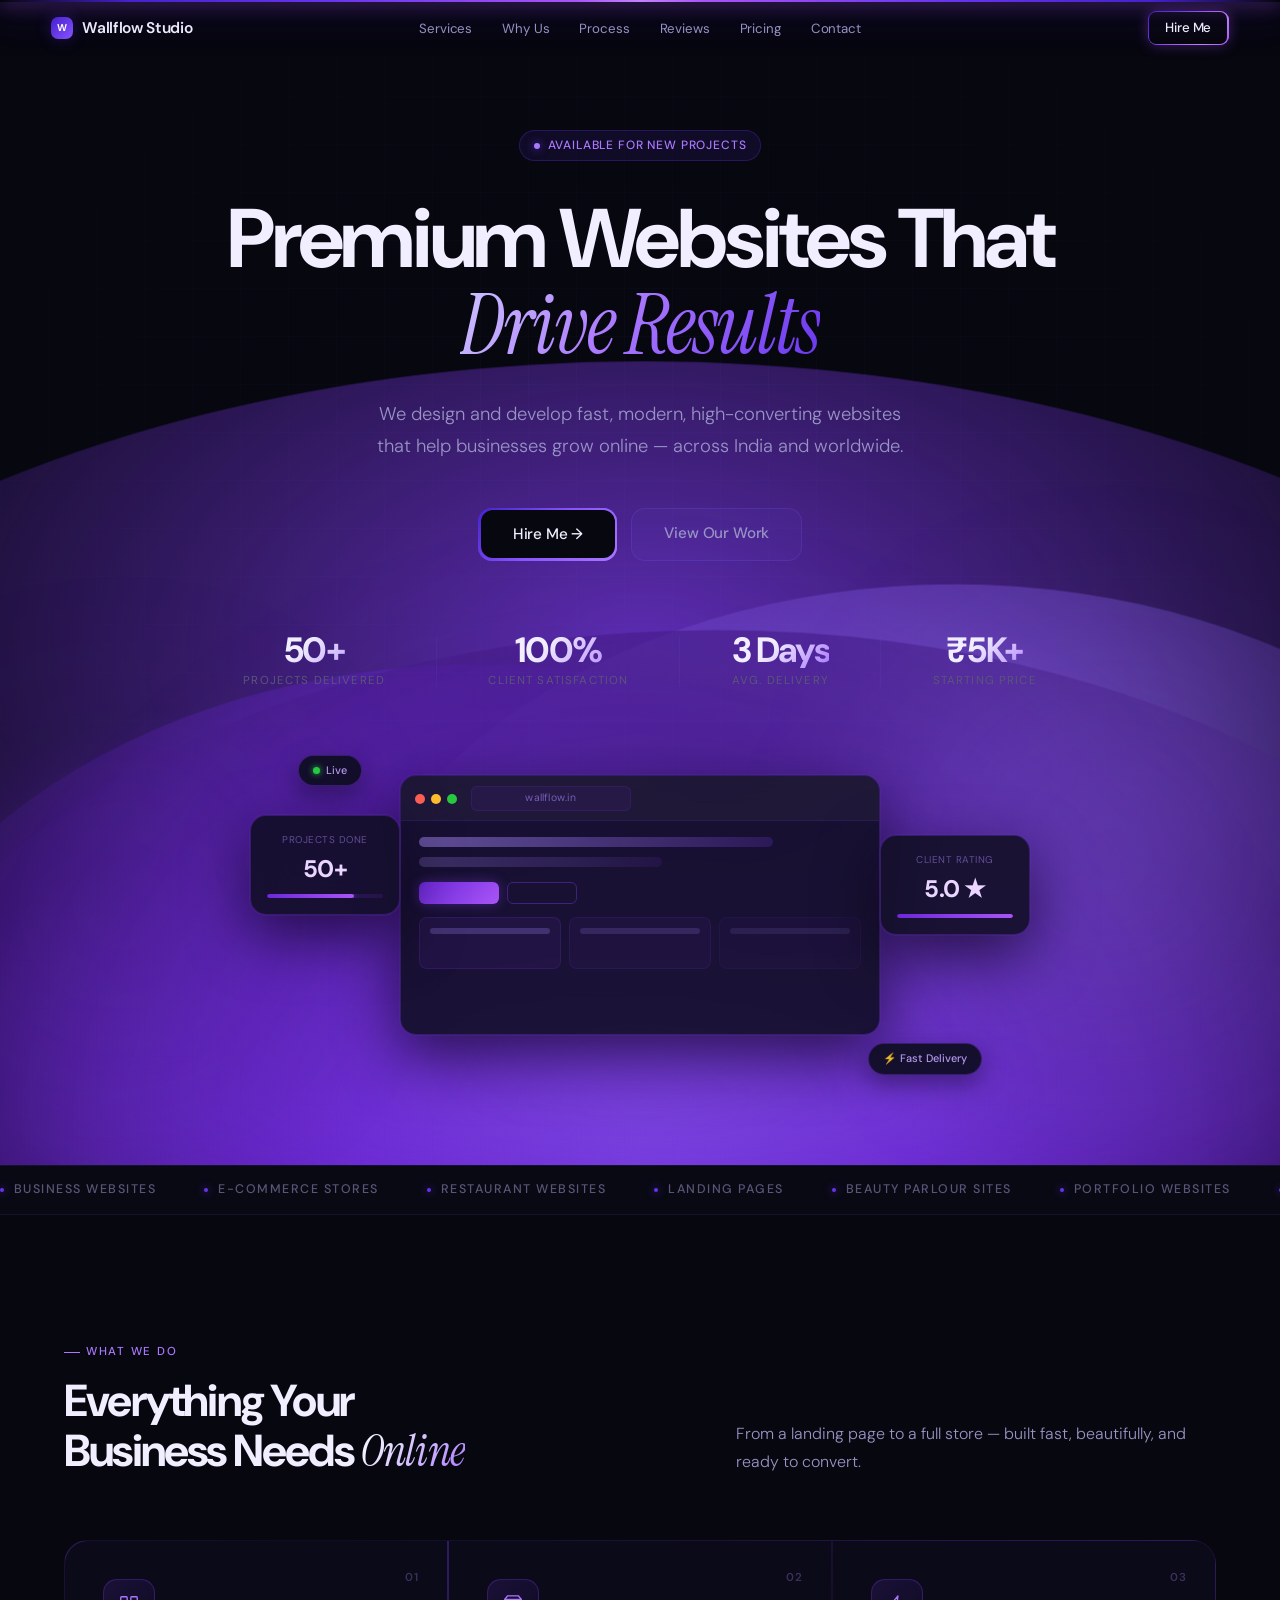
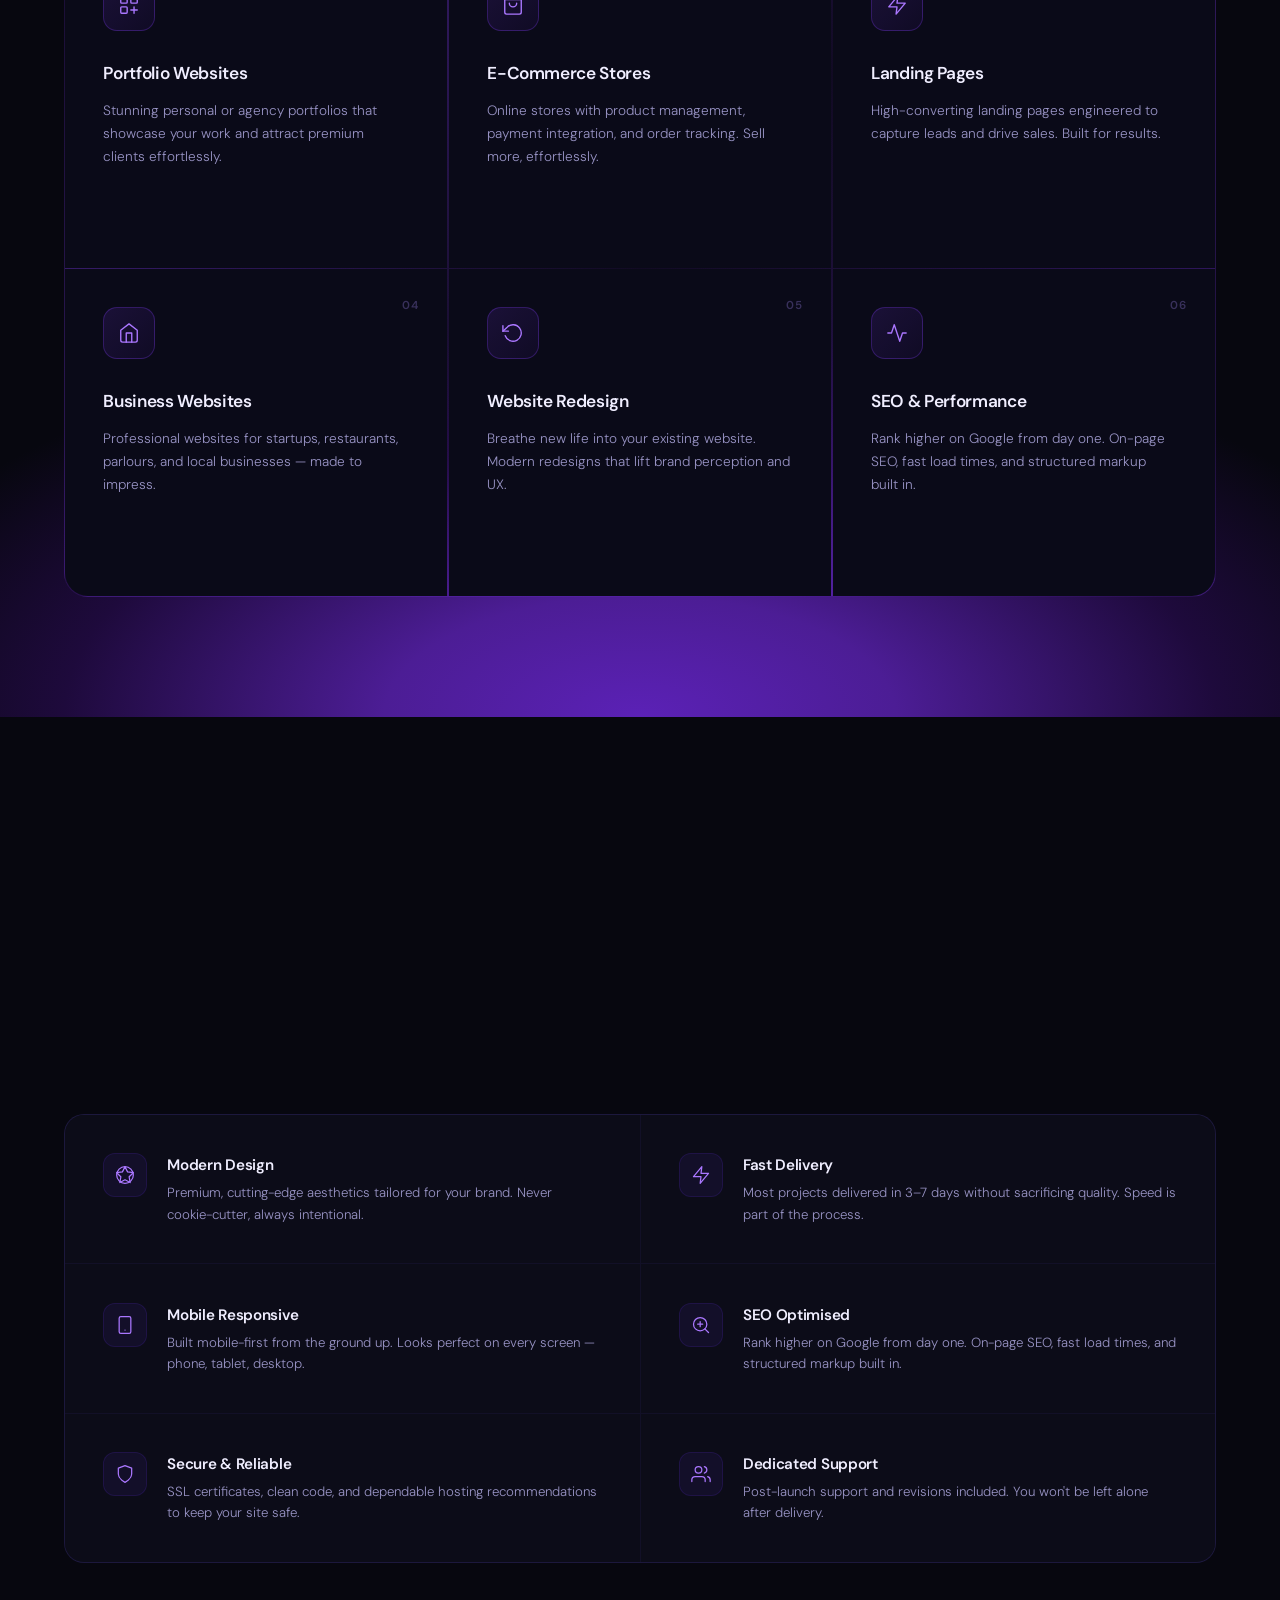
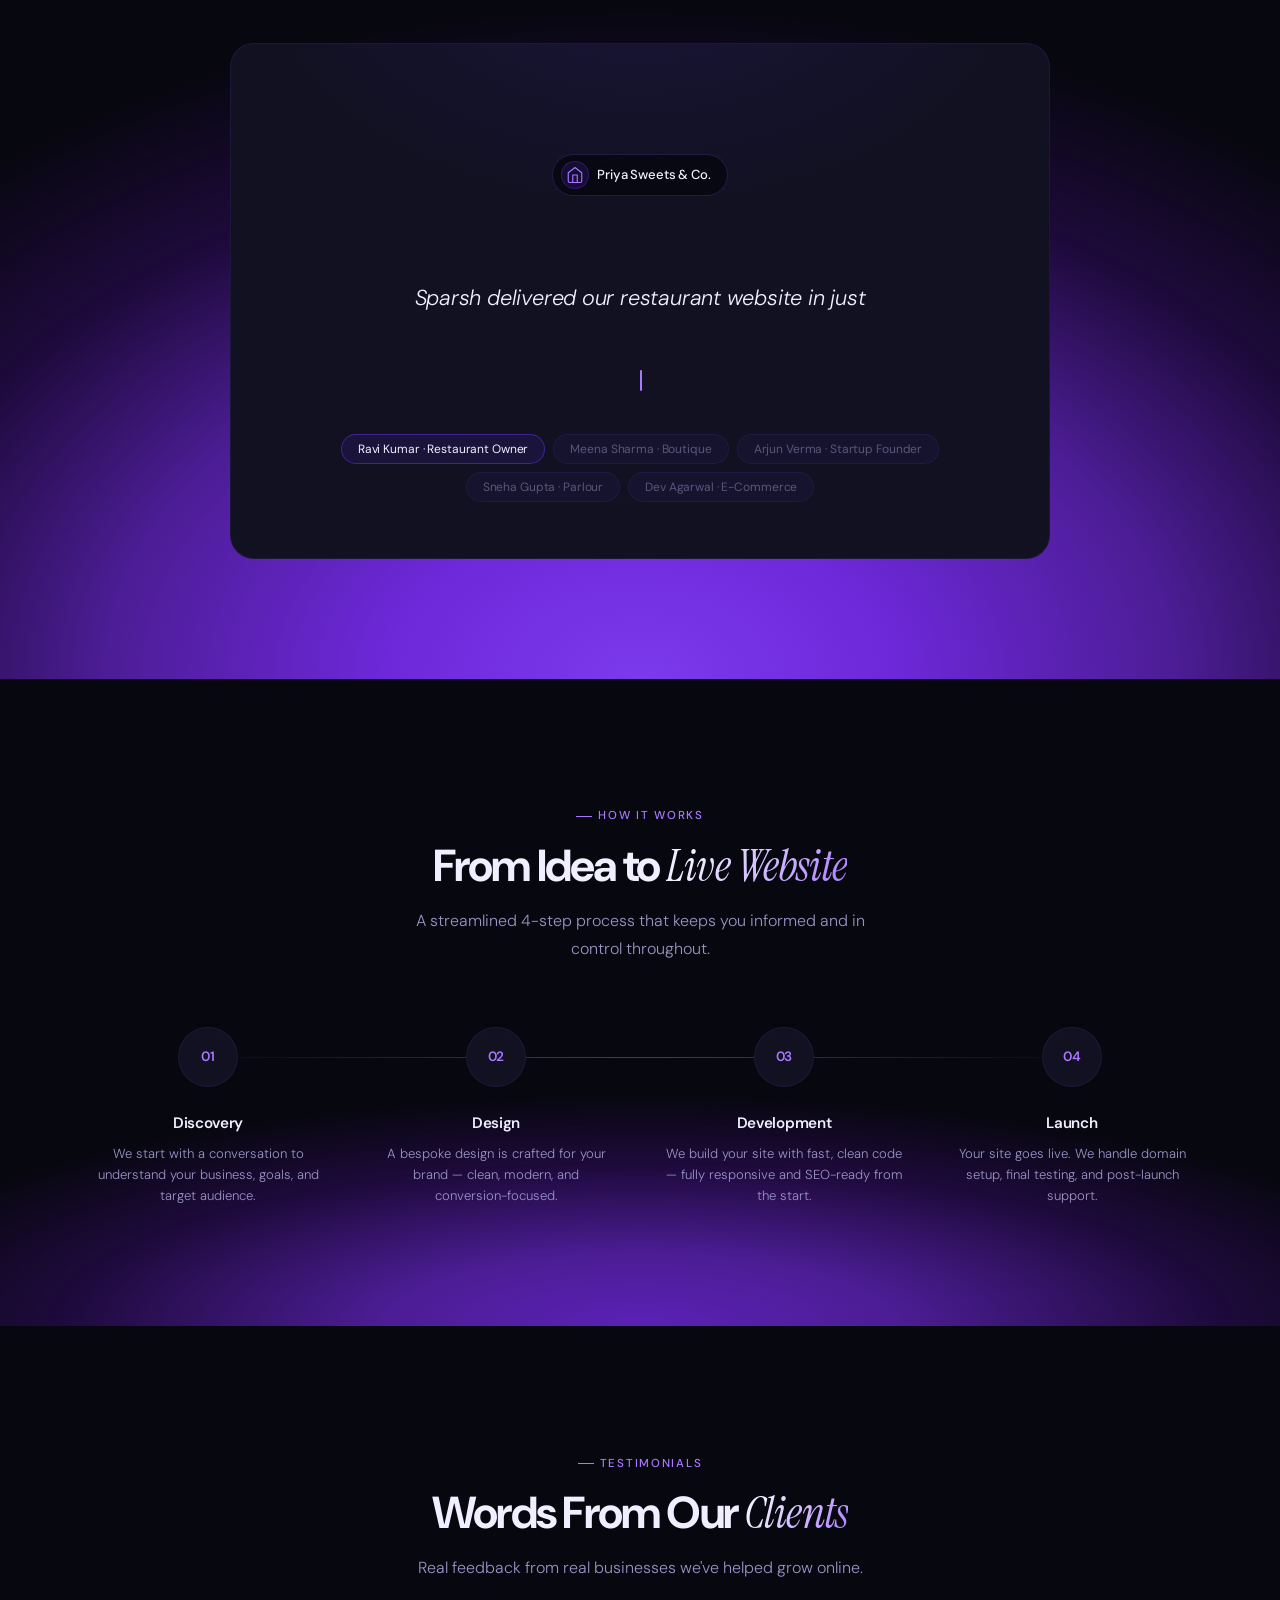
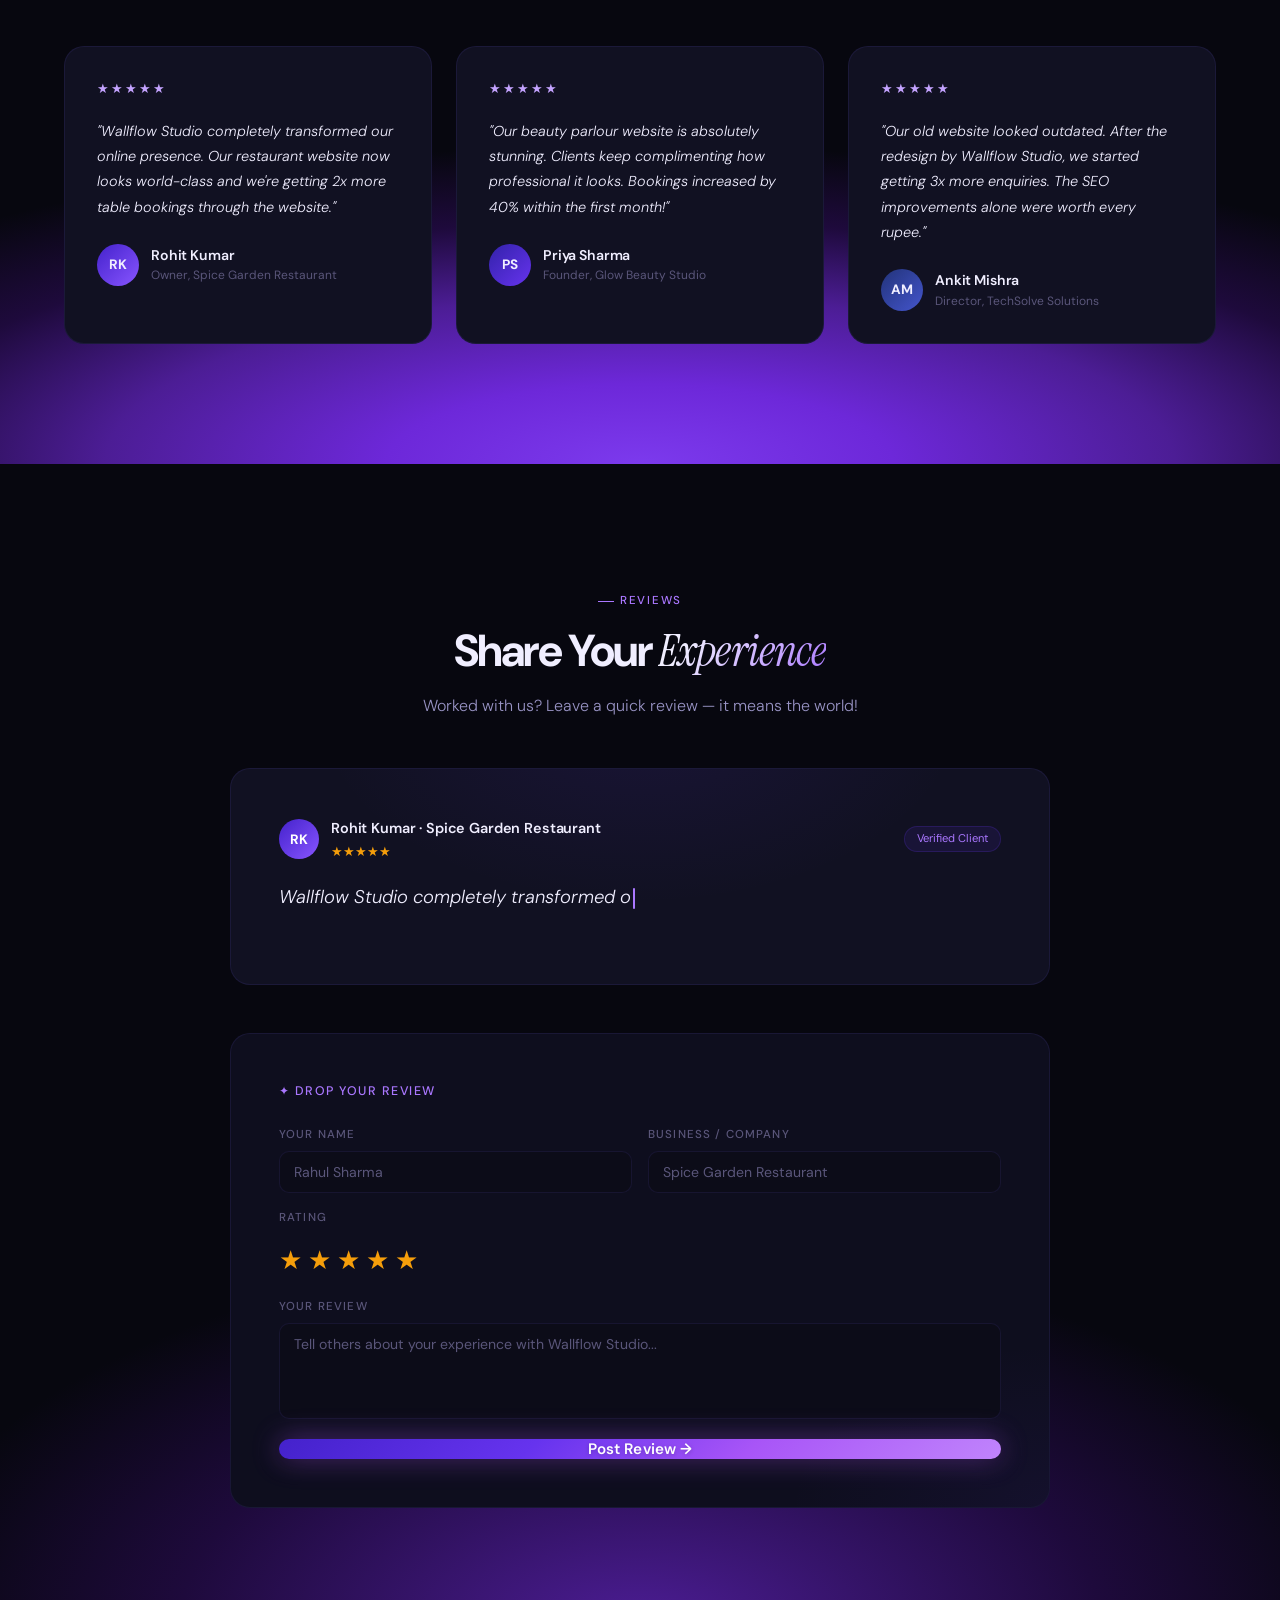
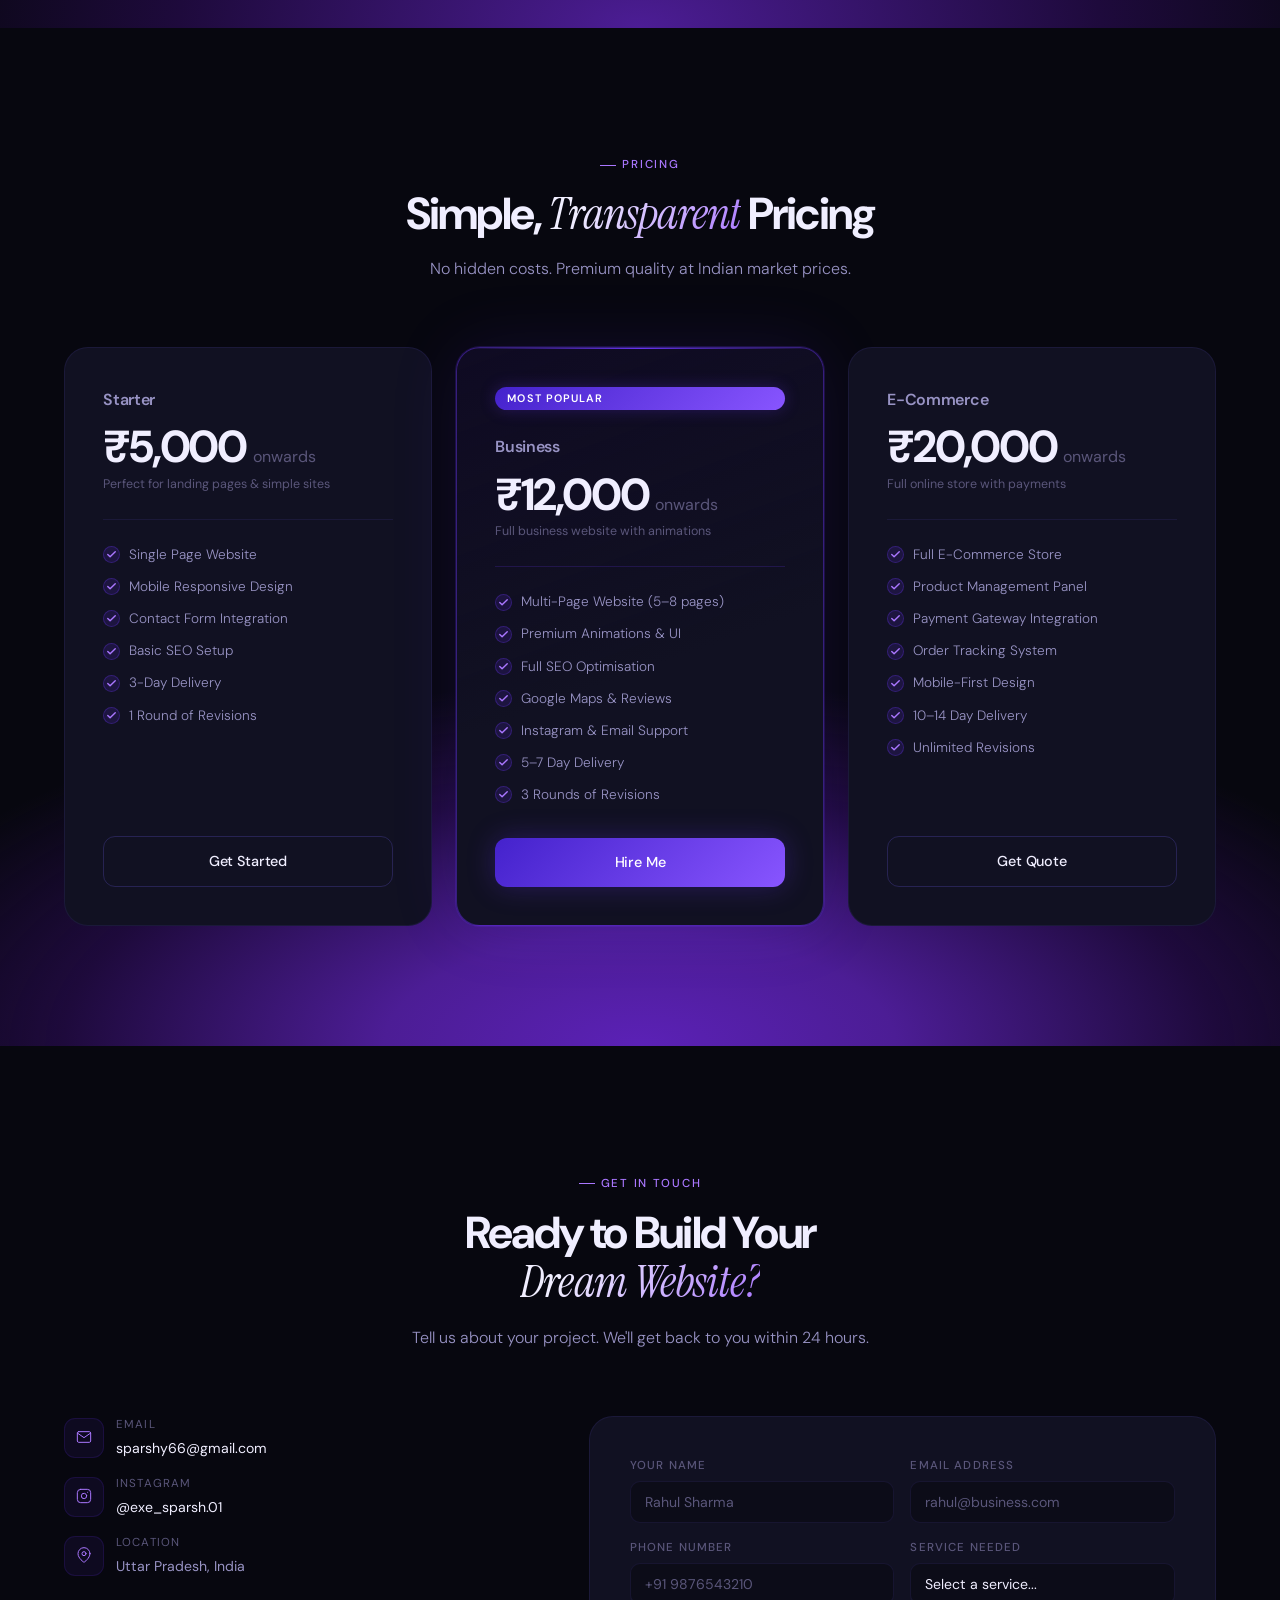
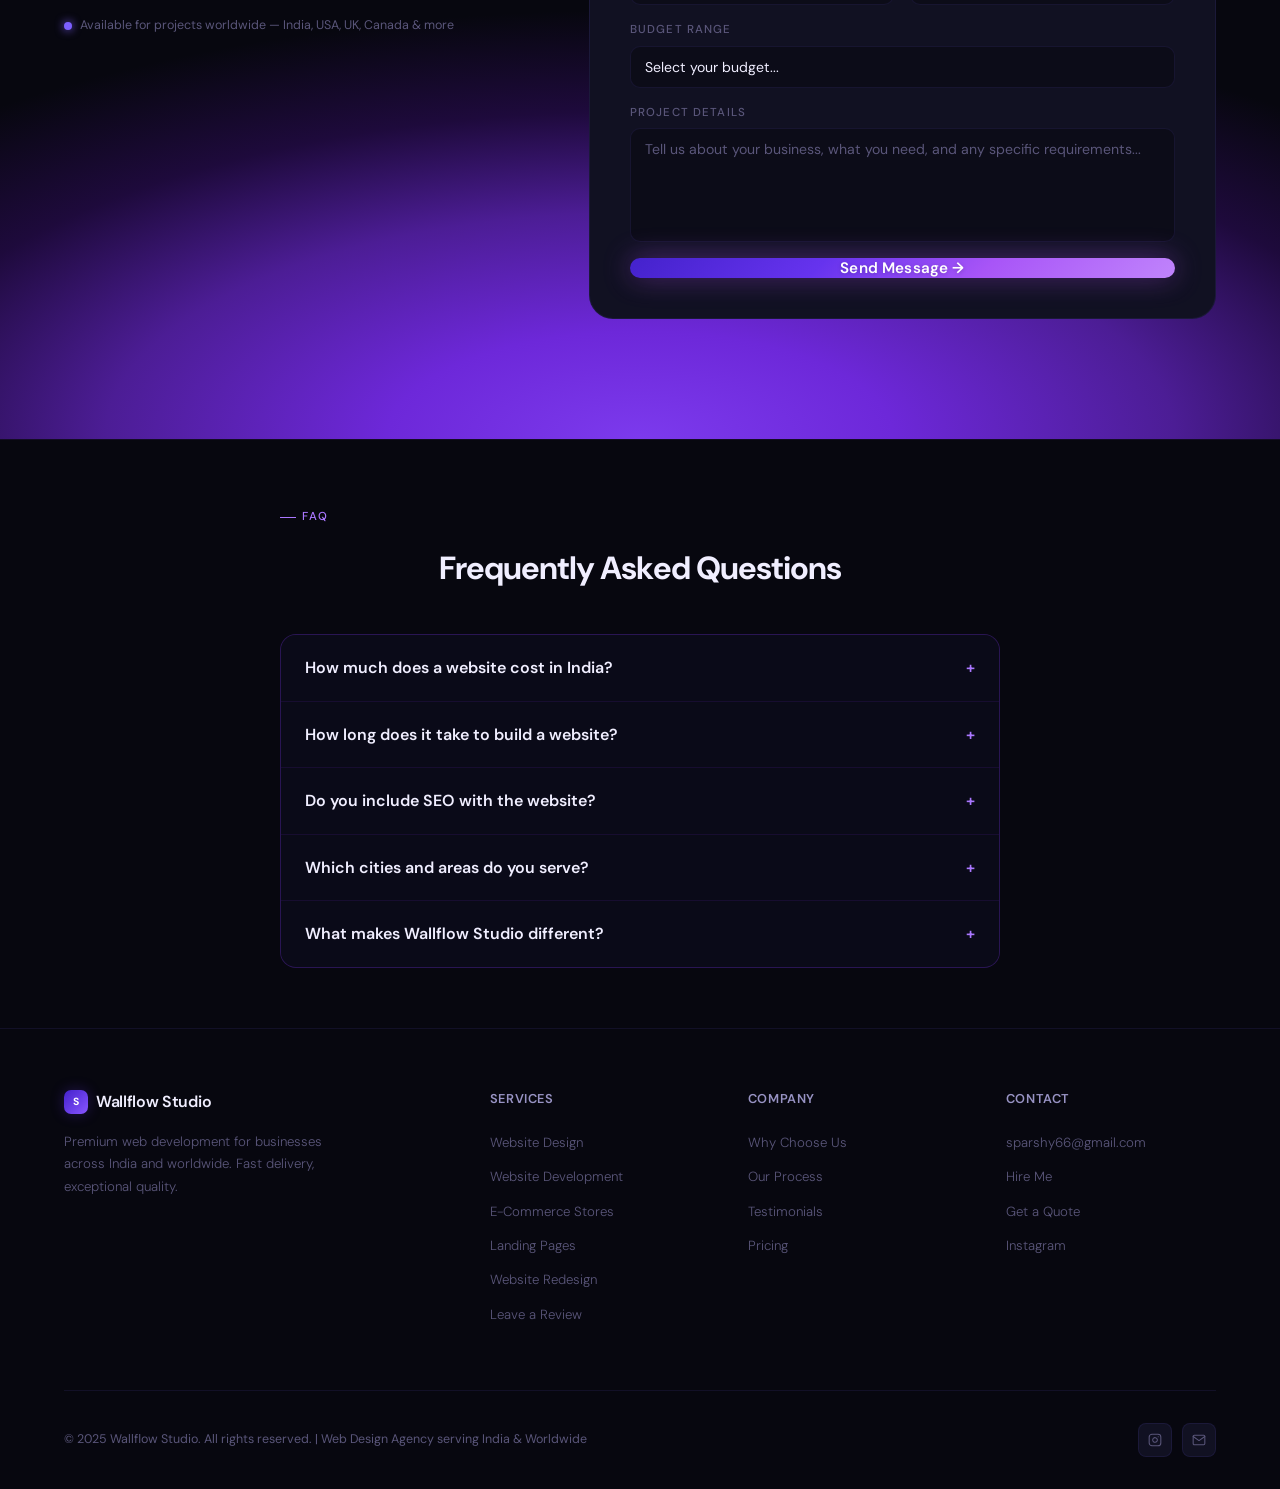
<file: sparsh-web-studio11.2.html>
<!DOCTYPE html>
<html lang="en" itemscope itemtype="https://schema.org/ProfessionalService">
<head>
<meta charset="UTF-8">
<meta name="viewport" content="width=device-width, initial-scale=1.0">

<!-- ═══ FAVICON — Purple W logo (no globe icon) ═══ -->
<!-- SVG favicon — shown in modern browsers (Chrome, Firefox, Edge) -->
<link rel="icon" type="image/svg+xml" href="data:image/svg+xml,%3Csvg xmlns='http://www.w3.org/2000/svg' viewBox='0 0 64 64'%3E%3Cdefs%3E%3ClinearGradient id='g' x1='0%25' y1='0%25' x2='100%25' y2='100%25'%3E%3Cstop offset='0%25' stop-color='%234422cc'/%3E%3Cstop offset='50%25' stop-color='%236633ee'/%3E%3Cstop offset='100%25' stop-color='%23a855f7'/%3E%3C/linearGradient%3E%3C/defs%3E%3Crect width='64' height='64' rx='14' fill='url(%23g)'/%3E%3Ctext x='32' y='46' font-family='Arial Black,Arial,sans-serif' font-size='36' font-weight='900' fill='white' text-anchor='middle' letter-spacing='-2'%3EW%3C/text%3E%3C/svg%3E">
<!-- PNG fallback favicon for older browsers -->
<link rel="icon" type="image/png" sizes="32x32" href="data:image/svg+xml,%3Csvg xmlns='http://www.w3.org/2000/svg' viewBox='0 0 64 64'%3E%3Cdefs%3E%3ClinearGradient id='g' x1='0%25' y1='0%25' x2='100%25' y2='100%25'%3E%3Cstop offset='0%25' stop-color='%234422cc'/%3E%3Cstop offset='100%25' stop-color='%23a855f7'/%3E%3C/linearGradient%3E%3C/defs%3E%3Crect width='64' height='64' rx='14' fill='url(%23g)'/%3E%3Ctext x='32' y='46' font-family='Arial Black,Arial,sans-serif' font-size='36' font-weight='900' fill='white' text-anchor='middle'%3EW%3C/text%3E%3C/svg%3E">
<!-- Apple Touch Icon (iPhone/iPad home screen) -->
<link rel="apple-touch-icon" sizes="180x180" href="data:image/svg+xml,%3Csvg xmlns='http://www.w3.org/2000/svg' viewBox='0 0 180 180'%3E%3Cdefs%3E%3ClinearGradient id='g' x1='0%25' y1='0%25' x2='100%25' y2='100%25'%3E%3Cstop offset='0%25' stop-color='%234422cc'/%3E%3Cstop offset='50%25' stop-color='%236633ee'/%3E%3Cstop offset='100%25' stop-color='%23a855f7'/%3E%3C/linearGradient%3E%3C/defs%3E%3Crect width='180' height='180' rx='38' fill='url(%23g)'/%3E%3Ctext x='90' y='128' font-family='Arial Black,Arial,sans-serif' font-size='100' font-weight='900' fill='white' text-anchor='middle' letter-spacing='-4'%3EW%3C/text%3E%3C/svg%3E">
<!-- Microsoft Tiles -->
<meta name="msapplication-TileColor" content="#6633ee">
<meta name="msapplication-TileImage" content="data:image/svg+xml,%3Csvg xmlns='http://www.w3.org/2000/svg' viewBox='0 0 144 144'%3E%3Crect width='144' height='144' fill='%236633ee'/%3E%3Ctext x='72' y='104' font-family='Arial Black,Arial,sans-serif' font-size='80' font-weight='900' fill='white' text-anchor='middle'%3EW%3C/text%3E%3C/svg%3E">

<!-- ═══ PRIMARY SEO ═══ -->
<title>Wallflow Studio | Affordable Web Design & Development for Businesses Worldwide — From ₹5,000</title>
<meta name="description" content="Wallflow Studio builds premium, high-converting websites for businesses across India and worldwide. Web design, e-commerce stores, landing pages & SEO from ₹5,000. Fast 3-day delivery. Serving Delhi, Mumbai, Bangalore, Chennai, Hyderabad, Kolkata, Pune, Ahmedabad, Lucknow, and clients in USA, UK, Canada, Australia.">
<meta name="keywords" content="
web design India, web development India, website designer India, affordable web design India, cheap website India, professional website India, best web designer India, freelance web designer India, web studio India, Wallflow Studio,
website designer Delhi, web design Delhi, web development Delhi NCR, website company Delhi,
website designer Mumbai, web design Mumbai, web development Mumbai, website agency Mumbai,
website designer Bangalore, web design Bangalore, web development Bangalore, website company Bangalore,
website designer Chennai, web design Chennai, web development Chennai,
website designer Hyderabad, web design Hyderabad, web development Hyderabad,
website designer Kolkata, web design Kolkata, web development Kolkata,
website designer Pune, web design Pune, web development Pune,
website designer Ahmedabad, web design Ahmedabad,
website designer Jaipur, web design Jaipur,
website designer Surat, web design Surat,
website designer Lucknow, web design Lucknow, web development Lucknow,
website designer Gorakhpur, web design Gorakhpur,
website designer Varanasi, web design Varanasi,
website designer Agra, web design Agra,
website designer Kanpur, web design Kanpur,
website designer Noida, web design Noida, web development Noida,
website designer Gurgaon, web design Gurgaon, web development Gurgaon,
website designer Chandigarh, web design Chandigarh,
website designer Indore, web design Indore,
website designer Bhopal, web design Bhopal,
website designer Nagpur, web design Nagpur,
website designer Patna, web design Patna,
website designer Ranchi, web design Ranchi,
website designer Coimbatore, web design Coimbatore,
website designer Kochi, web design Kochi,
website designer Bhubaneswar, web design Bhubaneswar,
website designer Guwahati, web design Guwahati,
website designer Dehradun, web design Dehradun,
website designer Jodhpur, web design Jodhpur,
website designer Amritsar, web design Amritsar,
website designer Visakhapatnam, web design Visakhapatnam,
web design Uttar Pradesh, web development Uttar Pradesh, website designer UP,
e-commerce website India, online store India, Shopify alternative India, WooCommerce India, payment gateway India,
landing page design India, business website India, restaurant website India, beauty parlour website India,
portfolio website India, website redesign India, SEO services India, cheap website design India,
Indian web designer for USA, Indian web designer for UK, Indian web designer for Canada, Indian web designer for Australia,
affordable web design USA, affordable web design UK, affordable web design Canada, affordable web design Australia,
web design for Indian businesses abroad, website for NRI business, Indian freelance web developer,
low cost website design, budget website India, startup website India, small business website India">
<meta name="author" content="Wallflow Studio — Sparsh">
<meta name="robots" content="index, follow, max-snippet:-1, max-image-preview:large, max-video-preview:-1">
<meta name="googlebot" content="index, follow">
<meta name="bingbot" content="index, follow">
<meta name="theme-color" content="#6633ee">
<meta name="mobile-web-app-capable" content="yes">
<meta name="apple-mobile-web-app-capable" content="yes">
<meta name="apple-mobile-web-app-status-bar-style" content="black-translucent">
<meta name="apple-mobile-web-app-title" content="Wallflow Studio">
<meta name="application-name" content="Wallflow Studio">
<meta name="rating" content="general">
<meta name="revisit-after" content="3 days">
<meta name="language" content="English">
<meta name="target" content="all">
<meta name="coverage" content="Worldwide">
<meta name="distribution" content="Global">
<link rel="canonical" href="https://wallflow.in/">

<!-- ═══ OPEN GRAPH (Facebook, WhatsApp, LinkedIn) ═══ -->
<meta property="og:type" content="website">
<meta property="og:url" content="https://wallflow.in/">
<meta property="og:site_name" content="Wallflow Studio">
<meta property="og:title" content="Wallflow Studio | Affordable Premium Web Design for Businesses Worldwide — From ₹5,000">
<meta property="og:description" content="We build fast, modern, high-converting websites for businesses across India and worldwide. E-commerce stores, landing pages, portfolios & SEO from ₹5,000. 3-day delivery. Serving all of India + USA, UK, Canada, Australia.">
<meta property="og:image" content="https://wallflow.in/og-image.jpg">
<meta property="og:image:width" content="1200">
<meta property="og:image:height" content="630">
<meta property="og:image:alt" content="Wallflow Studio — Premium Web Design Agency India & Worldwide">
<meta property="og:locale" content="en_IN">
<meta property="og:locale:alternate" content="en_US">
<meta property="og:locale:alternate" content="en_GB">
<meta property="og:locale:alternate" content="hi_IN">

<!-- ═══ TWITTER / X CARD ═══ -->
<meta name="twitter:card" content="summary_large_image">
<meta name="twitter:site" content="@wallflowstudio">
<meta name="twitter:creator" content="@wallflowstudio">
<meta name="twitter:title" content="Wallflow Studio | Affordable Web Design Worldwide — From ₹5,000">
<meta name="twitter:description" content="Premium websites for businesses in India, USA, UK, Canada & Australia. E-commerce, landing pages & SEO from ₹5,000. 3-day delivery. 100% client satisfaction.">
<meta name="twitter:image" content="https://wallflow.in/og-image.jpg">

<!-- ═══ GEO / LOCAL + GLOBAL SEO ═══ -->
<meta name="geo.region" content="IN-UP">
<meta name="geo.placename" content="Lucknow, Uttar Pradesh, India">
<meta name="geo.position" content="26.8467;80.9462">
<meta name="ICBM" content="26.8467, 80.9462">

<!-- ═══ STRUCTURED DATA — LocalBusiness (enhanced) ═══ -->
<script type="application/ld+json">
{
  "@context": "https://schema.org",
  "@type": ["ProfessionalService", "LocalBusiness"],
  "@id": "https://wallflow.in/#business",
  "name": "Wallflow Studio",
  "alternateName": ["Wallflow Web Studio", "Wallflow", "Sparsh Web Studio"],
  "description": "Wallflow Studio is a premium web design and development agency serving businesses across India and worldwide. We build high-converting websites, e-commerce stores, landing pages and provide SEO services for businesses in Delhi, Mumbai, Bangalore, Chennai, Hyderabad, Kolkata, Pune, Ahmedabad, Lucknow, Gorakhpur and clients in USA, UK, Canada & Australia. Starting from ₹5,000 with 3-day delivery.",
  "url": "https://wallflow.in",
  "telephone": "+91-9876543210",
  "email": "sparshy66@gmail.com",
  "priceRange": "₹₹",
  "currenciesAccepted": "INR, USD, GBP, CAD, AUD",
  "paymentAccepted": "Cash, UPI, Bank Transfer, NEFT, PayPal, Wise, Payoneer",
  "foundingDate": "2024",
  "slogan": "Premium Websites That Drive Results — Worldwide",
  "logo": {
    "@type": "ImageObject",
    "url": "https://wallflow.in/og-image.jpg",
    "width": 1200,
    "height": 630
  },
  "image": "https://wallflow.in/og-image.jpg",
  "areaServed": [
    {"@type": "Country", "name": "India"},
    {"@type": "Country", "name": "United States"},
    {"@type": "Country", "name": "United Kingdom"},
    {"@type": "Country", "name": "Canada"},
    {"@type": "Country", "name": "Australia"},
    {"@type": "Country", "name": "United Arab Emirates"},
    {"@type": "Country", "name": "Singapore"},
    {"@type": "State",   "name": "Uttar Pradesh"},
    {"@type": "State",   "name": "Maharashtra"},
    {"@type": "State",   "name": "Karnataka"},
    {"@type": "State",   "name": "Tamil Nadu"},
    {"@type": "State",   "name": "Telangana"},
    {"@type": "State",   "name": "West Bengal"},
    {"@type": "State",   "name": "Gujarat"},
    {"@type": "State",   "name": "Rajasthan"},
    {"@type": "State",   "name": "Punjab"},
    {"@type": "State",   "name": "Delhi"},
    {"@type": "City",    "name": "New Delhi"},
    {"@type": "City",    "name": "Mumbai"},
    {"@type": "City",    "name": "Bangalore"},
    {"@type": "City",    "name": "Chennai"},
    {"@type": "City",    "name": "Hyderabad"},
    {"@type": "City",    "name": "Kolkata"},
    {"@type": "City",    "name": "Pune"},
    {"@type": "City",    "name": "Ahmedabad"},
    {"@type": "City",    "name": "Jaipur"},
    {"@type": "City",    "name": "Surat"},
    {"@type": "City",    "name": "Lucknow"},
    {"@type": "City",    "name": "Gorakhpur"},
    {"@type": "City",    "name": "Varanasi"},
    {"@type": "City",    "name": "Kanpur"},
    {"@type": "City",    "name": "Agra"},
    {"@type": "City",    "name": "Noida"},
    {"@type": "City",    "name": "Gurgaon"},
    {"@type": "City",    "name": "Chandigarh"},
    {"@type": "City",    "name": "Indore"},
    {"@type": "City",    "name": "Bhopal"},
    {"@type": "City",    "name": "Nagpur"},
    {"@type": "City",    "name": "Patna"},
    {"@type": "City",    "name": "Kochi"},
    {"@type": "City",    "name": "Coimbatore"},
    {"@type": "City",    "name": "Bhubaneswar"},
    {"@type": "City",    "name": "Guwahati"},
    {"@type": "City",    "name": "Dehradun"},
    {"@type": "City",    "name": "Amritsar"},
    {"@type": "City",    "name": "Visakhapatnam"}
  ],
  "address": {
    "@type": "PostalAddress",
    "addressLocality": "Lucknow",
    "addressRegion": "Uttar Pradesh",
    "addressCountry": "IN"
  },
  "openingHoursSpecification": {
    "@type": "OpeningHoursSpecification",
    "dayOfWeek": ["Monday","Tuesday","Wednesday","Thursday","Friday","Saturday","Sunday"],
    "opens": "09:00",
    "closes": "21:00"
  },
  "hasOfferCatalog": {
    "@type": "OfferCatalog",
    "name": "Web Design Services",
    "itemListElement": [
      {"@type":"Offer","itemOffered":{"@type":"Service","name":"Portfolio Websites","description":"Stunning personal or agency portfolios that showcase your work and attract premium clients."},"price":"5000","priceCurrency":"INR"},
      {"@type":"Offer","itemOffered":{"@type":"Service","name":"E-Commerce Stores","description":"Online stores with product management, payment integration and order tracking."},"price":"20000","priceCurrency":"INR"},
      {"@type":"Offer","itemOffered":{"@type":"Service","name":"Landing Pages","description":"High-converting landing pages engineered to capture leads and drive sales."},"price":"5000","priceCurrency":"INR"},
      {"@type":"Offer","itemOffered":{"@type":"Service","name":"Business Websites","description":"Professional websites for startups, restaurants, parlours and local businesses."},"price":"12000","priceCurrency":"INR"},
      {"@type":"Offer","itemOffered":{"@type":"Service","name":"Website Redesign","description":"Modern redesigns that lift brand perception and UX."},"price":"8000","priceCurrency":"INR"},
      {"@type":"Offer","itemOffered":{"@type":"Service","name":"SEO & Performance Optimization","description":"On-page SEO, fast load times and structured markup built in."},"price":"5000","priceCurrency":"INR"}
    ]
  },
  "aggregateRating": {
    "@type": "AggregateRating",
    "ratingValue": "5.0",
    "reviewCount": "50",
    "bestRating": "5",
    "worstRating": "1"
  },
  "review": [
    {
      "@type": "Review",
      "author": {"@type": "Person", "name": "Rohit Kumar"},
      "reviewRating": {"@type": "Rating", "ratingValue": "5", "bestRating": "5"},
      "reviewBody": "Wallflow Studio completely transformed our online presence. Our restaurant website now looks world-class and we're getting 2x more table bookings.",
      "datePublished": "2025-03-15"
    },
    {
      "@type": "Review",
      "author": {"@type": "Person", "name": "Priya Sharma"},
      "reviewRating": {"@type": "Rating", "ratingValue": "5", "bestRating": "5"},
      "reviewBody": "Our beauty parlour website is absolutely stunning. Bookings increased by 40% within the first month!",
      "datePublished": "2025-04-02"
    }
  ],
  "sameAs": [
    "https://www.instagram.com/exe_sparsh.01"
  ]
}
</script>

<!-- ═══ STRUCTURED DATA — WebSite + Sitelinks Searchbox ═══ -->
<script type="application/ld+json">
{
  "@context": "https://schema.org",
  "@type": "WebSite",
  "@id": "https://wallflow.in/#website",
  "url": "https://wallflow.in",
  "name": "Wallflow Studio",
  "description": "Premium Web Design & Development Agency serving all of India and worldwide. Websites from ₹5,000. Delhi, Mumbai, Bangalore, Chennai, Hyderabad, Kolkata + USA, UK, Canada, Australia.",
  "inLanguage": "en-IN",
  "publisher": {
    "@type": "Organization",
    "name": "Wallflow Studio",
    "logo": {"@type": "ImageObject", "url": "https://wallflow.in/og-image.jpg"}
  },
  "potentialAction": {
    "@type": "SearchAction",
    "target": "https://wallflow.in/?s={search_term_string}",
    "query-input": "required name=search_term_string"
  }
}
</script>

<!-- ═══ STRUCTURED DATA — FAQPage ═══ -->
<script type="application/ld+json">
{
  "@context": "https://schema.org",
  "@type": "FAQPage",
  "mainEntity": [
    {
      "@type": "Question",
      "name": "How much does a website cost in India?",
      "acceptedAnswer": {"@type": "Answer", "text": "Wallflow Studio builds websites starting at ₹5,000. Pricing depends on the type of website — landing pages, business sites, portfolios, or full e-commerce stores. Contact us for a free custom quote tailored to your business."}
    },
    {
      "@type": "Question",
      "name": "How long does it take to build a website?",
      "acceptedAnswer": {"@type": "Answer", "text": "Our average delivery time is 3 days for standard websites. Complex e-commerce or custom projects may take 5–10 days depending on requirements. We always deliver on time."}
    },
    {
      "@type": "Question",
      "name": "Do you provide SEO with the website?",
      "acceptedAnswer": {"@type": "Answer", "text": "Yes, all websites built by Wallflow Studio include on-page SEO, fast load times, structured markup, and mobile optimization built in from day one — at no extra charge."}
    },
    {
      "@type": "Question",
      "name": "Which areas do you serve?",
      "acceptedAnswer": {"@type": "Answer", "text": "Wallflow Studio serves clients across all of India — Delhi, Mumbai, Bangalore, Chennai, Hyderabad, Kolkata, Pune, Ahmedabad, Jaipur, Lucknow, Gorakhpur, Noida, Gurgaon, Chandigarh, and every other city. We also work with clients internationally in USA, UK, Canada, Australia, UAE, and Singapore. All work is done 100% remotely with seamless communication via Instagram and email."}
    },
    {
      "@type": "Question",
      "name": "What makes Wallflow Studio different from other web designers?",
      "acceptedAnswer": {"@type": "Answer", "text": "We treat every website like a premium product — not a template. You get fast 3-day delivery, 100% custom design, on-page SEO built in, Instagram & email support, and a website built to convert visitors into customers. No hidden charges, no compromises."}
    },
    {
      "@type": "Question",
      "name": "Do you build e-commerce websites in India?",
      "acceptedAnswer": {"@type": "Answer", "text": "Yes! We build complete e-commerce stores with product management, UPI and card payment gateway integration, order tracking, and mobile-first design. Starting at ₹20,000."}
    }
  ]
}
</script>

<!-- ═══ STRUCTURED DATA — BreadcrumbList ═══ -->
<script type="application/ld+json">
{
  "@context": "https://schema.org",
  "@type": "BreadcrumbList",
  "itemListElement": [
    {"@type":"ListItem","position":1,"name":"Home","item":"https://wallflow.in/"},
    {"@type":"ListItem","position":2,"name":"Services","item":"https://wallflow.in/#services"},
    {"@type":"ListItem","position":3,"name":"Why Us","item":"https://wallflow.in/#why"},
    {"@type":"ListItem","position":4,"name":"Process","item":"https://wallflow.in/#process"},
    {"@type":"ListItem","position":5,"name":"Testimonials","item":"https://wallflow.in/#testimonials"},
    {"@type":"ListItem","position":6,"name":"Reviews","item":"https://wallflow.in/#reviews"},
    {"@type":"ListItem","position":7,"name":"Pricing","item":"https://wallflow.in/#pricing"},
    {"@type":"ListItem","position":8,"name":"FAQ","item":"https://wallflow.in/#faq"},
    {"@type":"ListItem","position":9,"name":"Contact","item":"https://wallflow.in/#contact"}
  ]
}
</script>

<!-- ═══ STRUCTURED DATA — Person (founder) ═══ -->
<script type="application/ld+json">
{
  "@context": "https://schema.org",
  "@type": "Person",
  "name": "Sparsh",
  "jobTitle": "Web Designer & Developer",
  "worksFor": {"@type": "Organization", "name": "Wallflow Studio"},
  "url": "https://wallflow.in",
  "email": "sparshy66@gmail.com",
  "address": {"@type": "PostalAddress", "addressRegion": "Uttar Pradesh", "addressCountry": "IN"},
  "knowsAbout": ["Web Design", "Web Development", "SEO", "E-Commerce", "Landing Pages", "UI/UX Design"]
}
</script>

<!-- ═══ PERFORMANCE ═══ -->
<link rel="preconnect" href="https://fonts.googleapis.com">
<link rel="preconnect" href="https://fonts.gstatic.com" crossorigin>
<link rel="dns-prefetch" href="https://fonts.googleapis.com">
<link href="https://fonts.googleapis.com/css2?family=Instrument+Serif:ital@0;1&family=DM+Sans:ital,opsz,wght@0,9..40,300;0,9..40,400;0,9..40,500;0,9..40,600;0,9..40,700;1,9..40,300&display=swap" rel="stylesheet">

<style>
:root {
  /* Evervault-exact palette */
  --bg:       #07070f;
  --bg2:      #0c0c18;
  --card:     #111122;
  --card2:    #0e0e1e;
  --border:   rgba(120,100,255,0.1);
  --border2:  rgba(120,100,255,0.22);
  --text:     #f0eeff;
  --text2:    #9893c4;
  --text3:    #5a567a;
  --purple:   #6633ee;
  --purple2:  #8855ff;
  --purple3:  #aa77ff;
  --violet:   #4422cc;
  --p-glow:   rgba(102,51,238,0.28);
  --p-glow2:  rgba(102,51,238,0.12);
  --p-glow3:  rgba(102,51,238,0.06);
}

*,*::before,*::after{box-sizing:border-box;margin:0;padding:0}
html{scroll-behavior:smooth}
body{
  background:var(--bg);
  color:var(--text);
  font-family:'DM Sans',-apple-system,sans-serif;
  font-size:16px;
  line-height:1.6;
  overflow-x:hidden;
  -webkit-font-smoothing:antialiased;
}

/* ══════════════════════════════════════════
   EVERVAULT BACKGROUND SYSTEM
   Deep space: layered mesh gradients + 
   grain noise + subtle grid + glowing orbs
   ══════════════════════════════════════════ */

/* Global grain texture overlay */
body::before {
  content:'';
  position:fixed;inset:0;z-index:0;
  pointer-events:none;
  background-image:url("data:image/svg+xml,%3Csvg viewBox='0 0 512 512' xmlns='http://www.w3.org/2000/svg'%3E%3Cfilter id='noise'%3E%3CfeTurbulence type='fractalNoise' baseFrequency='0.9' numOctaves='4' stitchTiles='stitch'/%3E%3C/filter%3E%3Crect width='100%25' height='100%25' filter='url(%23noise)' opacity='1'/%3E%3C/svg%3E");
  background-size:200px 200px;
  opacity:0.025;
}

/* Plain dark body — each section has its own purple gradient */
body{
  background: #07070f;
}

/* Global mesh gradient overlay */
body::after {
  content:'';
  position:fixed;inset:0;z-index:0;
  pointer-events:none;
  background: radial-gradient(ellipse 60% 25% at 50% 100%, rgba(124,58,237,0.12) 0%, transparent 70%);
}

/* Subtle dot grid */
.global-grid {
  position:fixed;inset:0;z-index:0;pointer-events:none;
  background-image:radial-gradient(circle, rgba(130,100,255,0.18) 1px, transparent 1px);
  background-size:36px 36px;
  mask-image:radial-gradient(ellipse 100% 100% at 50% 0%, black 0%, transparent 80%);
  -webkit-mask-image:radial-gradient(ellipse 100% 100% at 50% 0%, black 0%, transparent 80%);
}

/* All content sits above the bg layers */
nav,section,footer,.marquee-wrap,.mobile-menu,.scroll-bar {
  position:relative;z-index:1;
}

/* SVG FILTERS */
.svg-filters{position:absolute;width:0;height:0;overflow:hidden}

/* Skip link for accessibility/SEO */
.skip-link{
  position:absolute;top:-100px;left:16px;
  background:var(--purple);color:#fff;
  padding:8px 16px;border-radius:8px;
  font-size:0.85rem;font-weight:600;
  z-index:9999;text-decoration:none;
  transition:top 0.2s;
}
.skip-link:focus{top:16px;}

/* ── SCROLL PROGRESS ── */
.scroll-bar{
  position:fixed;top:0;left:0;height:1.5px;
  background:linear-gradient(90deg,var(--violet),var(--purple),var(--purple3));
  width:0%;z-index:1001;transition:width 0.1s linear;
  box-shadow:0 0 12px var(--purple);
}

/* ── NAV ── */
nav{
  position:fixed;top:0;left:0;right:0;z-index:100;
  height:56px;
  display:flex;align-items:center;justify-content:space-between;
  padding:0 max(24px, 4vw);
  background:rgba(7,7,15,0.75);
  backdrop-filter:saturate(160%) blur(24px);
  -webkit-backdrop-filter:saturate(160%) blur(24px);
  border-bottom:none;
  transition:background 0.3s;
}
/* Glowing gradient line at top of nav — exact purple from screenshot */
nav#navbar::before{
  content:"";
  position:absolute;top:0;left:0;right:0;
  height:1.5px;
  background:linear-gradient(90deg,
    transparent 0%,
    #4422cc 10%,
    #6633ee 25%,
    #a855f7 45%,
    #c084fc 50%,
    #a855f7 55%,
    #6633ee 75%,
    #4422cc 90%,
    transparent 100%
  );
  box-shadow:0 0 18px 2px rgba(168,85,247,0.55), 0 0 40px 4px rgba(102,51,238,0.3);
  z-index:1;
}
.nav-logo{
  font-size:0.97rem;font-weight:600;letter-spacing:-0.02em;
  color:var(--text);text-decoration:none;
  display:flex;align-items:center;gap:9px;
}
.nav-logo-mark{
  width:22px;height:22px;border-radius:7px;
  background:linear-gradient(135deg,var(--violet),var(--purple2));
  display:flex;align-items:center;justify-content:center;
  font-size:0.62rem;font-weight:700;color:#fff;
  flex-shrink:0;
  box-shadow:0 0 16px var(--p-glow);
}
.nav-links{
  display:flex;gap:0;list-style:none;
  position:absolute;left:50%;transform:translateX(-50%);
}
.nav-links a{
  color:var(--text2);text-decoration:none;
  font-size:0.83rem;font-weight:400;
  padding:6px 15px;border-radius:8px;
  transition:color 0.2s,background 0.2s;letter-spacing:-0.01em;
}
.nav-links a:hover{color:var(--text);background:rgba(102,51,238,0.1)}

/* Hire Me nav button */
.nav-hire{
  position:relative;padding:1.5px;
  background:linear-gradient(135deg,#4422cc,#6633ee,#a855f7,#c084fc,#a855f7);
  border-radius:9px;transition:all 0.4s ease;text-decoration:none;
  display:inline-flex;
  box-shadow:0 0 14px rgba(168,85,247,0.35);
}
.nav-hire::before{
  content:"";position:absolute;inset:0;
  border-radius:9px;z-index:-1;filter:blur(0);
  transition:filter 0.4s ease;
  background:linear-gradient(135deg,#4422cc,#a855f7);
}
.nav-hire:hover::before{filter:blur(14px);}
.nav-hire:hover{box-shadow:0 0 28px rgba(168,85,247,0.6);}
.nav-hire-inner{
  background:var(--bg);color:var(--text);
  padding:5px 16px;border-radius:7px;
  font-size:0.83rem;font-weight:500;letter-spacing:-0.01em;
  white-space:nowrap;
}

/* Mobile hamburger */
.nav-hamburger{
  display:none;flex-direction:column;gap:5px;cursor:pointer;
  background:none;border:none;padding:4px;
}
.nav-hamburger span{
  display:block;width:22px;height:1.5px;
  background:var(--text2);border-radius:2px;
  transition:all 0.3s;
}
.mobile-menu{
  display:none;position:fixed;top:56px;left:0;right:0;bottom:0;
  background:rgba(7,7,15,0.97);backdrop-filter:blur(40px);
  z-index:99;padding:40px 24px;
  flex-direction:column;gap:0;
}
.mobile-menu.open{display:flex}
.mobile-menu a{
  color:var(--text2);text-decoration:none;font-size:1.6rem;
  font-weight:300;letter-spacing:-0.03em;
  padding:14px 0;border-bottom:1px solid var(--border);
  transition:color 0.2s;
}
.mobile-menu a:hover{color:var(--text)}
.mobile-menu .m-cta{margin-top:auto;padding-top:32px;border-bottom:none;}

/* ── HERO ── */
#hero{
  min-height:100vh;
  display:flex;flex-direction:column;
  align-items:center;justify-content:center;
  text-align:center;
  padding:130px max(24px,5vw) 90px;
  position:relative;overflow:hidden;
  background:
    radial-gradient(ellipse 120% 60% at 50% 100%, #7c3aed 0%, #6d28d9 18%, #4c1d95 36%, #1e0a3c 55%, transparent 72%),
    #07070f;
}

/* Hero animated canvas background */
#heroCanvas{
  position:absolute;inset:0;width:100%;height:100%;
  z-index:0;opacity:0.85;
  pointer-events:none;
}

/* Hero-specific extra orbs for depth */
.hero-orb-layer{position:absolute;inset:0;z-index:0;pointer-events:none}
.hero-orb{
  position:absolute;border-radius:50%;
  filter:blur(100px);
}
.hero-orb-1{
  width:110%;height:55%;
  background:radial-gradient(ellipse at 50% 100%, rgba(167,139,250,0.22) 0%, rgba(124,58,237,0.1) 40%, transparent 70%);
  bottom:0;left:-5%;
  filter:blur(30px);
  border-radius:0;
  animation:orbFloat1 14s ease-in-out infinite alternate;
}
.hero-orb-2{
  width:500px;height:500px;
  background:radial-gradient(ellipse,rgba(167,139,250,0.18),transparent 70%);
  bottom:60px;right:-80px;
  animation:orbFloat2 18s ease-in-out infinite alternate;
}
.hero-orb-3{
  width:400px;height:400px;
  background:radial-gradient(ellipse,rgba(124,58,237,0.2),transparent 70%);
  bottom:60px;left:-80px;
  animation:orbFloat3 16s ease-in-out infinite alternate;
}
@keyframes orbFloat1{from{transform:translateX(-50%) translateY(0)}to{transform:translateX(-50%) translateY(70px)}}
@keyframes orbFloat2{from{transform:translateY(0)}to{transform:translateY(-50px)}}
@keyframes orbFloat3{from{transform:translateY(0)}to{transform:translateY(40px)}}

/* Subtle radial vignette grid in hero */
.hero-grid{
  position:absolute;inset:0;z-index:0;
  background-image:
    linear-gradient(rgba(120,100,255,0.04) 1px,transparent 1px),
    linear-gradient(90deg,rgba(120,100,255,0.04) 1px,transparent 1px);
  background-size:48px 48px;
  mask-image:radial-gradient(ellipse 75% 65% at 50% 40%, black 10%, transparent 100%);
  -webkit-mask-image:radial-gradient(ellipse 75% 65% at 50% 40%, black 10%, transparent 100%);
}

.hero-eyebrow{
  display:inline-flex;align-items:center;gap:8px;
  background:rgba(102,51,238,0.1);
  border:1px solid rgba(102,51,238,0.28);
  color:var(--purple3);font-size:0.75rem;font-weight:500;
  padding:5px 14px;border-radius:100px;
  margin-bottom:2.2rem;letter-spacing:0.07em;text-transform:uppercase;
  z-index:1;animation:fadeUp 0.9s ease both;
}
.hero-eyebrow::before{
  content:'';width:6px;height:6px;border-radius:50%;
  background:var(--purple3);box-shadow:0 0 10px var(--purple);
  animation:blinkDot 2.2s ease-in-out infinite;
}
@keyframes blinkDot{0%,100%{opacity:1}50%{opacity:0.25}}

.hero-headline{
  font-size:clamp(2.8rem,6.5vw,6rem);
  font-weight:700;line-height:1.03;letter-spacing:-0.04em;
  max-width:900px;z-index:1;
  animation:fadeUp 0.9s 0.08s ease both;
}
.hero-headline em{
  font-style:italic;
  font-family:'Instrument Serif',serif;
  font-weight:400;letter-spacing:-0.02em;
  background:linear-gradient(125deg,#d0c8ff 0%,var(--purple3) 45%,var(--purple) 100%);
  -webkit-background-clip:text;-webkit-text-fill-color:transparent;
  background-clip:text;
}
.hero-sub{
  font-size:clamp(1rem,1.6vw,1.15rem);color:var(--text2);
  max-width:540px;margin-top:1.8rem;line-height:1.78;
  font-weight:300;z-index:1;
  animation:fadeUp 0.9s 0.16s ease both;
}
.hero-actions{
  display:flex;gap:14px;flex-wrap:wrap;justify-content:center;
  margin-top:2.8rem;z-index:1;
  animation:fadeUp 0.9s 0.24s ease both;
}

/* Primary CTA — gradient border */
.btn-primary{
  position:relative;padding:2.5px;
  background:linear-gradient(135deg,var(--violet),var(--purple2),var(--purple3));
  border-radius:14px;text-decoration:none;display:inline-flex;cursor:pointer;
  transition:all 0.4s ease;
}
.btn-primary::before{
  content:"";position:absolute;inset:0;
  border-radius:14px;z-index:-1;filter:blur(0);
  background:linear-gradient(135deg,var(--violet),var(--purple2));
  transition:filter 0.4s ease;
}
.btn-primary:hover::before{filter:blur(18px);}
.btn-primary-inner{
  background:var(--bg);color:var(--text);
  padding:12px 32px;border-radius:12px;
  font-size:0.95rem;font-weight:500;
  letter-spacing:-0.01em;white-space:nowrap;
  font-family:'DM Sans',sans-serif;
}

/* Secondary CTA — ghost with glow border lines */
.btn-ghost{
  position:relative;cursor:pointer;border:none;
  display:inline-flex;text-decoration:none;
  background:rgba(120,100,255,0.05);
  border:1px solid rgba(120,100,255,0.18);
  color:var(--text2);
  padding:12px 32px;
  font-size:0.95rem;font-weight:500;
  font-family:'DM Sans',sans-serif;
  letter-spacing:-0.01em;
  border-radius:14px;
  transition:all 0.3s ease;
}
.btn-ghost:hover{
  background:rgba(120,100,255,0.1);
  border-color:rgba(120,100,255,0.35);
  color:var(--text);
  box-shadow:0 0 24px var(--p-glow2);
}

.hero-stats{
  display:flex;gap:clamp(2rem,4vw,4rem);flex-wrap:wrap;
  justify-content:center;margin-top:4.5rem;z-index:1;
  animation:fadeUp 0.9s 0.32s ease both;
}
.stat-item{text-align:center}
.stat-num{
  font-size:clamp(1.6rem,3vw,2.2rem);font-weight:700;
  letter-spacing:-0.04em;line-height:1;
  background:linear-gradient(135deg,var(--text) 40%,var(--purple3));
  -webkit-background-clip:text;-webkit-text-fill-color:transparent;
  background-clip:text;
}
.stat-label{font-size:0.72rem;color:var(--text3);text-transform:uppercase;letter-spacing:0.1em;margin-top:4px;}
.stat-divider{width:1px;background:var(--border);align-self:stretch;margin:4px 0;}

/* ── MARQUEE ── */
.marquee-wrap{
  border-top:1px solid var(--border);
  border-bottom:1px solid var(--border);
  padding:14px 0;overflow:hidden;
  background:rgba(12,12,24,0.6);
}
.marquee-track{display:flex;width:max-content;gap:3rem;animation:marquee 28s linear infinite;}
.marquee-item{
  display:flex;align-items:center;gap:10px;
  font-size:0.78rem;color:var(--text3);
  text-transform:uppercase;letter-spacing:0.12em;
  white-space:nowrap;font-weight:500;
}
.marquee-sep{width:4px;height:4px;border-radius:50%;background:var(--purple);flex-shrink:0;box-shadow:0 0 8px var(--purple);}
@keyframes marquee{from{transform:translateX(0)}to{transform:translateX(-50%)}}

/* ── SECTION BASE ── */
section{padding:clamp(80px,10vw,120px) max(24px,5vw)}
.section-tag{
  display:inline-flex;align-items:center;gap:6px;
  font-size:0.72rem;font-weight:500;text-transform:uppercase;
  letter-spacing:0.15em;color:var(--purple3);
  margin-bottom:1rem;
}
.section-tag::before{content:'';width:16px;height:1px;background:var(--purple3)}
.section-title{
  font-size:clamp(1.8rem,3.5vw,3rem);font-weight:700;
  letter-spacing:-0.04em;line-height:1.1;max-width:680px;
}
.section-title em{
  font-style:italic;font-family:'Instrument Serif',serif;
  font-weight:400;letter-spacing:-0.02em;
  background:linear-gradient(125deg,var(--text) 20%,var(--purple3));
  -webkit-background-clip:text;-webkit-text-fill-color:transparent;
  background-clip:text;
}
.section-sub{color:var(--text2);font-size:1rem;max-width:480px;margin-top:1rem;line-height:1.75;font-weight:300;}

/* ── SERVICES ── */
#services{
  background:
    radial-gradient(ellipse 100% 55% at 50% 100%, #5b21b6 0%, #4c1d95 20%, #1e0a3c 45%, transparent 65%),
    #07070f;
}
.services-intro{
  display:flex;justify-content:space-between;align-items:flex-end;
  gap:2rem;flex-wrap:wrap;margin-bottom:4rem;
}
/* New premium services grid */
.services-grid{
  display:grid;
  grid-template-columns:repeat(3,1fr);
  gap:1.5px;
  background:linear-gradient(135deg,rgba(124,58,237,0.35),rgba(76,29,149,0.15),rgba(124,58,237,0.35));
  border-radius:24px;overflow:hidden;
  border:1.5px solid transparent;
  position:relative;
}
.services-grid::before{
  content:'';position:absolute;inset:0;border-radius:24px;
  background:linear-gradient(135deg,rgba(124,58,237,0.3),transparent 50%,rgba(109,40,217,0.2));
  pointer-events:none;z-index:0;
}
.svc-card{
  background:#0a0a18;
  padding:clamp(28px,3vw,42px);
  position:relative;overflow:hidden;
  transition:background 0.4s ease, transform 0.3s ease;
  cursor:default;
  display:flex;flex-direction:column;gap:0;
}
/* Number label top-right */
.svc-card::after{
  content:attr(data-num);
  position:absolute;top:28px;right:28px;
  font-size:0.72rem;font-weight:600;letter-spacing:0.08em;
  color:rgba(167,139,250,0.3);
  font-family:'DM Sans',sans-serif;
}
/* Radial glow on hover */
.svc-card::before{
  content:'';position:absolute;
  width:280px;height:280px;border-radius:50%;
  background:radial-gradient(circle, rgba(124,58,237,0.18) 0%, transparent 70%);
  top:-80px;left:-60px;
  opacity:0;transition:opacity 0.5s ease, transform 0.5s ease;
  pointer-events:none;
}
.svc-card:hover{ background:#0d0d22; }
.svc-card:hover::before{ opacity:1; transform:scale(1.2); }

.svc-icon{
  width:52px;height:52px;border-radius:14px;
  background:linear-gradient(135deg,rgba(124,58,237,0.15),rgba(76,29,149,0.1));
  border:1px solid rgba(124,58,237,0.3);
  display:flex;align-items:center;justify-content:center;
  font-size:1.3rem;margin-bottom:1.8rem;
  transition:all 0.35s ease;
  color:var(--purple3);
  position:relative;z-index:1;
  box-shadow:0 0 0 rgba(124,58,237,0);
}
.svc-card:hover .svc-icon{
  background:linear-gradient(135deg,rgba(124,58,237,0.3),rgba(109,40,217,0.2));
  border-color:rgba(167,139,250,0.5);
  box-shadow:0 0 20px rgba(124,58,237,0.4), 0 0 40px rgba(124,58,237,0.15);
  transform:scale(1.08);
}
.svc-name{
  font-size:1.08rem;font-weight:600;letter-spacing:-0.02em;
  margin-bottom:0.7rem;
  position:relative;z-index:1;
  transition:color 0.3s;
}
.svc-card:hover .svc-name{ color:#c4b5fd; }
.svc-desc{
  color:var(--text2);font-size:0.85rem;line-height:1.7;font-weight:300;
  position:relative;z-index:1;flex:1;
}
.svc-arrow{
  position:relative;z-index:1;
  margin-top:1.8rem;
  width:32px;height:32px;border-radius:50%;
  background:rgba(124,58,237,0.1);
  border:1px solid rgba(124,58,237,0.2);
  display:flex;align-items:center;justify-content:center;
  color:var(--purple3);font-size:0.85rem;
  opacity:0;transition:all 0.35s ease;
  transform:translateY(6px);
}
.svc-card:hover .svc-arrow{
  opacity:1;transform:translateY(0);
  background:rgba(124,58,237,0.22);
  border-color:rgba(167,139,250,0.45);
  box-shadow:0 0 14px rgba(124,58,237,0.3);
}

/* ── WHY CHOOSE US ── */
#why{
  background:
    radial-gradient(ellipse 110% 60% at 50% 100%, #7c3aed 0%, #6d28d9 18%, #4c1d95 38%, #1e0a3c 55%, transparent 72%),
    #07070f;
}
.why-grid{
  display:grid;grid-template-columns:repeat(2,1fr);
  gap:1px;background:var(--border);
  border:1px solid var(--border);border-radius:20px;
  overflow:hidden;margin-top:4rem;
}
.why-item{
  background:var(--bg2);padding:clamp(24px,3vw,40px);
  display:flex;gap:20px;align-items:flex-start;
  transition:background 0.3s;position:relative;overflow:hidden;
}
.why-item::after{
  content:'';position:absolute;inset:0;
  background:radial-gradient(ellipse 200px 200px at 0% 100%, rgba(102,51,238,0.08),transparent 70%);
  opacity:0;transition:opacity 0.5s;
}
.why-item:hover{background:var(--card2)}
.why-item:hover::after{opacity:1}
.why-icon{
  width:44px;height:44px;border-radius:12px;
  background:rgba(102,51,238,0.08);
  border:1px solid rgba(102,51,238,0.15);
  display:flex;align-items:center;justify-content:center;
  font-size:1.2rem;flex-shrink:0;transition:all 0.3s;
  color:var(--purple3);
}
.why-item:hover .why-icon{
  background:rgba(102,51,238,0.18);
  box-shadow:0 0 20px var(--p-glow2);
}
.why-text h4{font-size:0.95rem;font-weight:600;letter-spacing:-0.02em;margin-bottom:0.3rem;}
.why-text p{color:var(--text2);font-size:0.83rem;line-height:1.6;font-weight:300}

/* ── TYPING TESTIMONIAL ── */
.testi-typing-wrap{
  margin-top:5rem;
  display:flex;justify-content:center;
}
.testi-typing-inner{
  background:var(--card);
  border:1px solid var(--border);
  border-radius:24px;
  padding:clamp(40px,6vw,72px) clamp(28px,5vw,64px) clamp(36px,5vw,56px);
  max-width:820px;width:100%;
  position:relative;overflow:hidden;
  text-align:center;
}
.testi-typing-inner::before{
  content:'';position:absolute;inset:0;
  background:radial-gradient(ellipse 600px 400px at 50% -100px, rgba(102,51,238,0.12), transparent 65%);
  pointer-events:none;
}
.testi-typing-arc{
  position:relative;height:80px;margin-bottom:0.5rem;
  display:flex;align-items:flex-end;justify-content:center;
}
.arc-svg{
  position:absolute;bottom:0;left:50%;transform:translateX(-50%);
  width:320px;height:80px;
}
.testi-typing-brand{
  position:relative;z-index:1;
  display:inline-flex;align-items:center;gap:8px;
  background:rgba(7,7,15,0.8);
  border:1px solid var(--border2);
  border-radius:100px;
  padding:6px 16px 6px 8px;
  font-size:0.82rem;font-weight:500;color:var(--text);
  letter-spacing:-0.01em;
}
.testi-brand-logo{
  width:28px;height:28px;border-radius:50%;
  background:rgba(102,51,238,0.15);
  border:1px solid rgba(102,51,238,0.3);
  display:flex;align-items:center;justify-content:center;
  color:var(--purple3);flex-shrink:0;
}
.testi-typing-quote{
  font-size:clamp(1rem,2.2vw,1.35rem);
  line-height:1.72;
  color:var(--text);
  font-family:'DM Sans',sans-serif;
  font-weight:300;
  letter-spacing:-0.01em;
  min-height:6.5em;
  display:flex;align-items:center;justify-content:center;
  margin:2rem 0 0;
  font-style:italic;
}
.testi-typing-cursor{
  display:inline-block;width:2px;height:1.3em;
  background:var(--purple3);border-radius:2px;
  vertical-align:middle;margin-left:2px;
  animation:cursorBlink 0.75s step-end infinite;
  margin-top:-0.2rem;
}
@keyframes cursorBlink{0%,100%{opacity:1}50%{opacity:0}}
.testi-typing-pills{
  display:flex;flex-wrap:wrap;gap:8px;justify-content:center;
  margin-top:2.5rem;
}
.testi-pill{
  background:rgba(102,51,238,0.06);
  border:1px solid var(--border);
  border-radius:100px;
  padding:6px 16px;
  font-size:0.75rem;color:var(--text3);
  font-family:'DM Sans',sans-serif;
  font-weight:400;cursor:pointer;
  transition:all 0.25s ease;letter-spacing:-0.01em;
  white-space:nowrap;
}
.testi-pill:hover{border-color:var(--border2);color:var(--text2)}
.testi-pill.active{
  border-color:rgba(102,51,238,0.5);
  background:rgba(102,51,238,0.12);
  color:var(--text);
}

/* ── PROCESS ── */
#process{
  background:
    radial-gradient(ellipse 100% 55% at 50% 100%, #5b21b6 0%, #4c1d95 20%, #1e0a3c 45%, transparent 65%),
    #07070f;
}
.process-track{
  display:grid;grid-template-columns:repeat(4,1fr);
  gap:0;margin-top:4rem;
  position:relative;
}
.process-track::before{
  content:'';position:absolute;
  top:30px;left:12.5%;right:12.5%;height:1px;
  background:linear-gradient(90deg,transparent,var(--purple),var(--purple3),var(--purple),transparent);
  opacity:0.4;
}
.process-step{padding:0 clamp(12px,2vw,24px);text-align:center;position:relative;padding-top:0;}
.process-num{
  width:60px;height:60px;border-radius:50%;
  background:var(--card);border:1px solid var(--border);
  display:flex;align-items:center;justify-content:center;
  margin:0 auto 1.5rem;
  font-size:0.85rem;font-weight:600;color:var(--purple3);
  position:relative;z-index:1;
  transition:all 0.35s;letter-spacing:-0.01em;
}
.process-step:hover .process-num{
  background:linear-gradient(135deg,var(--violet),var(--purple2));
  color:#fff;border-color:transparent;
  box-shadow:0 0 32px var(--p-glow);
}
.process-name{font-size:0.95rem;font-weight:600;letter-spacing:-0.02em;margin-bottom:0.5rem;}
.process-desc{color:var(--text2);font-size:0.82rem;line-height:1.6;font-weight:300}

/* ── TESTIMONIALS ── */
#testimonials{
  background:
    radial-gradient(ellipse 110% 60% at 50% 100%, #7c3aed 0%, #6d28d9 18%, #4c1d95 38%, #1e0a3c 55%, transparent 72%),
    #07070f;
}
.testi-grid{display:grid;grid-template-columns:repeat(3,1fr);gap:1.5rem;margin-top:4rem;}
.testi-card{
  background:var(--card);
  border:1px solid var(--border);
  border-radius:20px;padding:2rem;
  position:relative;transition:all 0.4s ease;overflow:hidden;
}
.testi-card::before{
  content:'';position:absolute;inset:0;
  background:radial-gradient(ellipse 300px 200px at 50% -20%, rgba(102,51,238,0.1), transparent 70%);
  opacity:0;transition:opacity 0.5s;
}
.testi-card:hover{
  border-color:rgba(102,51,238,0.35);
  transform:translateY(-5px);
  box-shadow:0 28px 56px rgba(0,0,0,0.5),0 0 48px var(--p-glow2);
}
.testi-card:hover::before{opacity:1}
.testi-stars{color:#c4a3ff;font-size:0.8rem;letter-spacing:2px;margin-bottom:1.2rem;}
.testi-text{color:var(--text);font-size:0.9rem;line-height:1.75;font-weight:300;margin-bottom:1.5rem;font-style:italic;}
.testi-author{display:flex;align-items:center;gap:12px}
.testi-av{
  width:42px;height:42px;border-radius:50%;
  display:flex;align-items:center;justify-content:center;
  font-size:0.85rem;font-weight:700;flex-shrink:0;letter-spacing:-0.01em;
}
.av1{background:linear-gradient(135deg,var(--violet),var(--purple2))}
.av2{background:linear-gradient(135deg,#3322aa,#6633ee)}
.av3{background:linear-gradient(135deg,#22337a,#4455cc)}
.testi-name{font-size:0.88rem;font-weight:600;letter-spacing:-0.01em}
.testi-role{font-size:0.75rem;color:var(--text3)}

/* ── PRICING ── */
#pricing{
  background:
    radial-gradient(ellipse 100% 55% at 50% 100%, #5b21b6 0%, #4c1d95 20%, #1e0a3c 45%, transparent 65%),
    #07070f;
}
.pricing-grid{display:grid;grid-template-columns:repeat(3,1fr);gap:1.5rem;margin-top:4rem;}
.price-card{
  background:var(--card);border:1px solid var(--border);
  border-radius:24px;padding:clamp(28px,3vw,40px);
  position:relative;transition:all 0.4s ease;
  display:flex;flex-direction:column;overflow:hidden;
}
.price-card::before{
  content:'';position:absolute;top:0;left:0;right:0;height:1px;
  background:linear-gradient(90deg,transparent,var(--purple),transparent);
  opacity:0;transition:opacity 0.4s;
}
.price-card:hover:not(.featured){
  border-color:var(--border2);transform:translateY(-4px);
}
.price-card:hover::before{opacity:1}
.price-card.featured{
  border-color:rgba(102,51,238,0.45);
  background:linear-gradient(160deg,rgba(102,51,238,0.09) 0%,var(--card) 55%);
  box-shadow:0 0 70px var(--p-glow2),0 0 0 1px rgba(102,51,238,0.2);
}
.price-card.featured::before{opacity:1}
.price-popular{
  display:inline-block;
  background:linear-gradient(135deg,var(--violet),var(--purple2));
  color:#fff;
  font-size:0.68rem;font-weight:600;text-transform:uppercase;
  letter-spacing:0.1em;padding:3px 12px;border-radius:100px;
  margin-bottom:1.5rem;
  box-shadow:0 0 16px var(--p-glow);
}
.price-plan{font-size:1rem;font-weight:600;letter-spacing:-0.02em;color:var(--text2);margin-bottom:0.8rem;}
.price-amount{font-size:clamp(2rem,4vw,2.8rem);font-weight:700;letter-spacing:-0.05em;line-height:1;margin-bottom:0.3rem;}
.price-amount small{font-size:1rem;font-weight:400;color:var(--text3);letter-spacing:0;}
.price-note{font-size:0.78rem;color:var(--text3);margin-bottom:1.5rem}
.price-divider{height:1px;background:var(--border);margin-bottom:1.5rem}
.price-features{list-style:none;display:flex;flex-direction:column;gap:0.65rem;margin-bottom:2rem;flex:1;}
.price-features li{
  font-size:0.85rem;color:var(--text2);
  display:flex;align-items:center;gap:9px;font-weight:300;
}
.price-features li::before{
  content:'';width:17px;height:17px;border-radius:50%;flex-shrink:0;
  background:rgba(102,51,238,0.15);border:1px solid rgba(102,51,238,0.3);
  background-image:url("data:image/svg+xml,%3Csvg viewBox='0 0 16 16' fill='none' xmlns='http://www.w3.org/2000/svg'%3E%3Cpath d='M4 8l2.5 2.5L12 5' stroke='%23aa77ff' stroke-width='1.5' stroke-linecap='round' stroke-linejoin='round'/%3E%3C/svg%3E");
  background-repeat:no-repeat;background-position:center;
}
.price-cta{
  display:block;text-align:center;padding:13px;border-radius:12px;
  font-weight:500;font-size:0.9rem;letter-spacing:-0.01em;
  text-decoration:none;transition:all 0.25s ease;
  font-family:'DM Sans',sans-serif;
}
.featured .price-cta{
  background:linear-gradient(135deg,var(--violet),var(--purple2));
  color:#fff;
  box-shadow:0 0 28px var(--p-glow);
}
.featured .price-cta:hover{box-shadow:0 0 48px var(--p-glow);filter:brightness(1.1);}
.price-card:not(.featured) .price-cta{
  border:1px solid var(--border2);color:var(--text);
}
.price-card:not(.featured) .price-cta:hover{
  background:rgba(102,51,238,0.1);border-color:rgba(102,51,238,0.35);
}

/* ── CONTACT ── */
#contact{
  background:
    radial-gradient(ellipse 110% 60% at 50% 100%, #7c3aed 0%, #6d28d9 18%, #4c1d95 38%, #1e0a3c 55%, transparent 72%),
    #07070f;
}
.contact-wrap{
  display:grid;grid-template-columns:1fr 1.4fr;
  gap:clamp(3rem,6vw,6rem);margin-top:4rem;align-items:start;
}
.contact-info-block{position:sticky;top:80px;}
.contact-detail{display:flex;align-items:center;gap:12px;margin-bottom:1rem;font-size:0.88rem;}
.contact-icon-box{
  width:40px;height:40px;border-radius:11px;
  background:rgba(102,51,238,0.08);border:1px solid rgba(102,51,238,0.15);
  display:flex;align-items:center;justify-content:center;
  font-size:0.95rem;flex-shrink:0;
}
.contact-detail a{color:var(--text);text-decoration:none;transition:color 0.2s}
.contact-detail a:hover{color:var(--purple3)}
.contact-detail span{color:var(--text2)}
.contact-avail{
  margin-top:2rem;display:flex;align-items:center;gap:8px;
  font-size:0.78rem;color:var(--text3);
}
.avail-dot{
  width:8px;height:8px;border-radius:50%;background:#7c5fff;
  box-shadow:0 0 10px #7c5fff;flex-shrink:0;
  animation:avBlink 2.2s ease-in-out infinite;
}
@keyframes avBlink{0%,100%{opacity:1;box-shadow:0 0 8px #7c5fff}50%{opacity:0.5;box-shadow:0 0 18px #7c5fff}}
.contact-form{
  background:var(--card);border:1px solid var(--border);
  border-radius:24px;padding:clamp(24px,4vw,40px);
  display:flex;flex-direction:column;gap:1rem;
}
.form-row{display:grid;grid-template-columns:1fr 1fr;gap:1rem}
.form-group{display:flex;flex-direction:column;gap:6px}
.form-group label{font-size:0.72rem;color:var(--text3);text-transform:uppercase;letter-spacing:0.1em;font-weight:500;}
.form-group input,
.form-group textarea,
.form-group select{
  background:var(--bg2);border:1px solid var(--border);
  border-radius:10px;padding:11px 14px;color:var(--text);
  font-family:'DM Sans',sans-serif;font-size:0.88rem;
  transition:border-color 0.2s,box-shadow 0.2s;
  outline:none;resize:none;width:100%;appearance:none;
}
.form-group input:focus,
.form-group textarea:focus,
.form-group select:focus{
  border-color:var(--purple);
  box-shadow:0 0 0 3px rgba(102,51,238,0.15);
}
.form-group input::placeholder,.form-group textarea::placeholder{color:var(--text3)}
.form-group select option{background:#111122;color:var(--text)}

.submit-wrap{
  position:relative;
  background:linear-gradient(135deg,#4422cc 0%,#6633ee 35%,#a855f7 65%,#c084fc 100%);
  border-radius:14px;transition:all 0.35s ease;
  display:block;cursor:pointer;border:none;width:100%;
  box-shadow:0 0 28px rgba(168,85,247,0.45), 0 4px 20px rgba(0,0,0,0.4);
  overflow:hidden;
}
.submit-wrap::before{
  content:"";position:absolute;inset:0;border-radius:14px;
  background:linear-gradient(135deg,#6633ee 0%,#a855f7 60%,#c084fc 100%);
  opacity:0;transition:opacity 0.35s ease;
}
.submit-wrap::after{
  content:"";position:absolute;inset:0;
  background:linear-gradient(90deg,transparent 0%,rgba(255,255,255,0.1) 50%,transparent 100%);
  transform:translateX(-100%);
  transition:transform 0.6s ease;
}
.submit-wrap:hover{
  box-shadow:0 0 52px rgba(168,85,247,0.7), 0 8px 32px rgba(0,0,0,0.5);
  transform:translateY(-1px);
}
.submit-wrap:hover::before{opacity:1;}
.submit-wrap:hover::after{transform:translateX(100%);}
.submit-inner{
  position:relative;z-index:1;
  background:transparent;color:#fff;border:none;width:100%;
  padding:14px;
  font-size:0.95rem;font-weight:600;letter-spacing:0.01em;
  font-family:'DM Sans',sans-serif;cursor:pointer;
  text-shadow:0 1px 4px rgba(0,0,0,0.2);
}

/* ── FOOTER ── */
footer{
  background:var(--bg);border-top:1px solid var(--border);
  padding:60px max(24px,5vw) 32px;
}
.footer-top{display:grid;grid-template-columns:1.8fr 1fr 1fr 1fr;gap:3rem;margin-bottom:4rem;}
.footer-brand{
  display:flex;align-items:center;gap:8px;
  font-size:1rem;font-weight:600;letter-spacing:-0.02em;
  text-decoration:none;color:var(--text);margin-bottom:1rem;
}
.footer-brand-icon{
  width:24px;height:24px;border-radius:7px;
  background:linear-gradient(135deg,var(--violet),var(--purple2));
  display:flex;align-items:center;justify-content:center;
  font-size:0.65rem;font-weight:700;color:#fff;flex-shrink:0;
  box-shadow:0 0 14px var(--p-glow);
}
.footer-tagline{color:var(--text3);font-size:0.83rem;line-height:1.7;font-weight:300;max-width:260px;}
.footer-col h4{font-size:0.8rem;font-weight:600;letter-spacing:0.04em;text-transform:uppercase;color:var(--text2);margin-bottom:1.2rem;}
.footer-col ul{list-style:none;display:flex;flex-direction:column;gap:0.55rem}
.footer-col ul a{color:var(--text3);text-decoration:none;font-size:0.83rem;font-weight:300;transition:color 0.2s;}
.footer-col ul a:hover{color:var(--text)}
.footer-bottom{display:flex;align-items:center;justify-content:space-between;padding-top:2rem;border-top:1px solid var(--border);flex-wrap:wrap;gap:1rem;}
.footer-copy{color:var(--text3);font-size:0.78rem}
.footer-socials{display:flex;gap:10px}
.social-btn{
  width:34px;height:34px;border-radius:8px;
  background:var(--card);border:1px solid var(--border);
  display:flex;align-items:center;justify-content:center;
  text-decoration:none;font-size:0.8rem;color:var(--text3);
  transition:all 0.2s;
}
.social-btn:hover{border-color:var(--purple);color:var(--purple3);background:rgba(102,51,238,0.08)}

/* ── HERO MOCKUP SCENE ── */
.hero-mockup-scene{
  position:relative;
  width:100%;max-width:780px;
  height:320px;
  margin-top:4rem;
  z-index:2;
  perspective:1200px;
}

/* Base card style */
.mock-card{
  position:absolute;
  background:rgba(13,13,30,0.85);
  border:1px solid rgba(124,58,237,0.3);
  border-radius:16px;
  backdrop-filter:blur(20px);
  box-shadow:
    0 0 0 1px rgba(124,58,237,0.12),
    0 20px 60px rgba(0,0,0,0.6),
    0 0 40px rgba(124,58,237,0.08);
  overflow:hidden;
}

/* Main browser window */
.mock-main{
  width:480px;height:260px;
  left:50%;transform:translateX(-50%);
  top:20px;
  animation:mockFloat 6s ease-in-out infinite;
  transform-origin:center center;
}
@keyframes mockFloat{
  0%,100%{transform:translateX(-50%) translateY(0px) rotateX(4deg) rotateY(-2deg)}
  33%{transform:translateX(-50%) translateY(-12px) rotateX(2deg) rotateY(2deg)}
  66%{transform:translateX(-50%) translateY(-6px) rotateX(5deg) rotateY(-3deg)}
}

.mock-bar{
  display:flex;align-items:center;gap:6px;
  padding:10px 14px;
  background:rgba(255,255,255,0.03);
  border-bottom:1px solid rgba(124,58,237,0.15);
}
.mock-dot{width:10px;height:10px;border-radius:50%}
.mock-url{
  flex:1;margin-left:8px;
  background:rgba(124,58,237,0.08);
  border:1px solid rgba(124,58,237,0.15);
  border-radius:6px;padding:3px 10px;
  font-size:0.65rem;color:rgba(167,139,250,0.6);
  font-family:'DM Sans',sans-serif;letter-spacing:0.02em;
  max-width:160px;
}
.mock-body{padding:16px 18px;display:flex;flex-direction:column;gap:14px}
.mock-hero-block{display:flex;flex-direction:column;gap:4px}
.mock-hero-line{
  height:10px;border-radius:6px;
  background:linear-gradient(90deg,rgba(167,139,250,0.5),rgba(124,58,237,0.2));
}
.w80{width:80%} .w55{width:55%}
.mock-cta-row{display:flex;gap:8px;margin-top:10px}
.mock-btn-solid{
  height:22px;width:80px;border-radius:6px;
  background:linear-gradient(135deg,#6d28d9,#a855f7);
  box-shadow:0 0 12px rgba(124,58,237,0.4);
}
.mock-btn-ghost{
  height:22px;width:70px;border-radius:6px;
  border:1px solid rgba(124,58,237,0.4);
  background:transparent;
}
.mock-cards-row{display:flex;gap:8px}
.mock-mini-card{
  flex:1;height:52px;border-radius:8px;
  background:rgba(124,58,237,0.08);
  border:1px solid rgba(124,58,237,0.18);
  position:relative;overflow:hidden;
}
.mock-mini-card::after{
  content:'';position:absolute;
  top:10px;left:10px;right:10px;height:6px;
  border-radius:4px;
  background:rgba(167,139,250,0.25);
}

/* Side floating cards */
.mock-side{
  width:150px;padding:16px;
  display:flex;flex-direction:column;gap:8px;
}
.mock-left{
  left:0;top:60px;
  animation:mockFloatL 7s ease-in-out infinite;
}
.mock-right{
  right:0;top:80px;
  animation:mockFloatR 8s ease-in-out infinite;
}
@keyframes mockFloatL{
  0%,100%{transform:translateY(0px) rotateZ(-2deg)}
  50%{transform:translateY(-14px) rotateZ(0deg)}
}
@keyframes mockFloatR{
  0%,100%{transform:translateY(-8px) rotateZ(2deg)}
  50%{transform:translateY(6px) rotateZ(0deg)}
}
.mock-stat-label{font-size:0.62rem;color:rgba(167,139,250,0.5);letter-spacing:0.05em;text-transform:uppercase;font-family:'DM Sans',sans-serif}
.mock-stat-num{font-size:1.5rem;font-weight:700;color:#e9d5ff;letter-spacing:-0.03em;line-height:1.1}
.mock-stat-bar{height:4px;background:rgba(124,58,237,0.15);border-radius:4px;margin-top:4px;overflow:hidden}
.mock-stat-fill{height:100%;width:75%;border-radius:4px;background:linear-gradient(90deg,#6d28d9,#a855f7);box-shadow:0 0 8px rgba(168,85,247,0.5)}

/* Floating badges */
.mock-badge{
  position:absolute;
  background:rgba(13,13,30,0.9);
  border:1px solid rgba(124,58,237,0.35);
  border-radius:100px;
  padding:6px 14px;
  font-size:0.68rem;font-weight:500;
  color:rgba(196,167,255,0.9);
  font-family:'DM Sans',sans-serif;
  display:flex;align-items:center;gap:6px;
  box-shadow:0 8px 24px rgba(0,0,0,0.4), 0 0 20px rgba(124,58,237,0.15);
  white-space:nowrap;
}
.mock-badge-tl{top:0;left:48px;animation:mockBadge1 5s ease-in-out infinite}
.mock-badge-br{bottom:0;right:48px;animation:mockBadge2 6s ease-in-out infinite}
@keyframes mockBadge1{0%,100%{transform:translateY(0)}50%{transform:translateY(-8px)}}
@keyframes mockBadge2{0%,100%{transform:translateY(-4px)}50%{transform:translateY(4px)}}
.mock-badge-dot{width:7px;height:7px;border-radius:50%;background:#28c840;box-shadow:0 0 6px #28c840;animation:pulse 2s infinite}
@keyframes pulse{0%,100%{opacity:1}50%{opacity:0.4}}

/* Glow beneath the scene */
.hero-mockup-scene::before{
  content:'';position:absolute;
  width:400px;height:100px;
  background:radial-gradient(ellipse,rgba(124,58,237,0.35),transparent 70%);
  bottom:-30px;left:50%;transform:translateX(-50%);
  filter:blur(20px);pointer-events:none;
}

@media(max-width:768px){
  .hero-mockup-scene{height:220px;max-width:100%}
  .mock-main{width:300px;height:180px}
  .mock-side{display:none}
  .mock-badge{font-size:0.6rem;padding:5px 10px}
  .mock-badge-tl{left:20px}
  .mock-badge-br{right:20px}
}

/* ── ANIMATIONS ── */
@keyframes fadeUp{from{opacity:0;transform:translateY(28px)}to{opacity:1;transform:translateY(0)}}
.reveal{opacity:0;transform:translateY(28px);transition:opacity 0.8s ease,transform 0.8s ease}
.reveal.visible{opacity:1;transform:translateY(0)}

/* ── RESPONSIVE ── */
@media(max-width:1024px){
  .services-grid{grid-template-columns:repeat(2,1fr)}
  .footer-top{grid-template-columns:1fr 1fr}
}
@media(max-width:768px){
  nav{padding:0 20px}
  .nav-links,.nav-hire{display:none}
  .nav-hamburger{display:flex}
  section{padding:70px 20px}
  .hero-headline{font-size:clamp(2.2rem,8vw,3.6rem)}
  .services-grid{grid-template-columns:1fr}
  .why-grid{grid-template-columns:1fr}
  .testi-grid{grid-template-columns:1fr}
  .pricing-grid{grid-template-columns:1fr}
  .process-track{grid-template-columns:1fr 1fr}
  .process-track::before{display:none}
  .contact-wrap{grid-template-columns:1fr}
  .contact-info-block{position:static}
  .footer-top{grid-template-columns:1fr 1fr}
  .form-row{grid-template-columns:1fr}
  .hero-stats{gap:1.5rem}
  .stat-divider{display:none}
}
@media(max-width:480px){
  .footer-top{grid-template-columns:1fr}
  .footer-bottom{flex-direction:column;text-align:center}
  .process-track{grid-template-columns:1fr}
  .services-intro{flex-direction:column;align-items:flex-start}
}
</style>
</head>
<body>
<!-- Skip to main content (accessibility + SEO) -->
<a href="#main-content" class="skip-link">Skip to main content</a>

<!-- GLOBAL BACKGROUND LAYER -->
<div class="global-grid"></div>

<svg class="svg-filters" xmlns="http://www.w3.org/2000/svg">
  <defs>
    <filter id="unopaq">
      <feColorMatrix in="SourceGraphic" type="matrix" values="1 0 0 0 0  0 1 0 0 0  0 0 1 0 0  0 0 0 15 -5"/>
    </filter>
  </defs>
</svg>

<div class="scroll-bar" id="scrollBar"></div>

<!-- NAV -->
<nav id="navbar" role="navigation" aria-label="Main navigation">
  <a href="#hero" class="nav-logo">
    <div class="nav-logo-mark">W</div>
    Wallflow Studio
  </a>
  <ul class="nav-links">
    <li><a href="#services">Services</a></li>
    <li><a href="#why">Why Us</a></li>
    <li><a href="#process">Process</a></li>
    <li><a href="#reviews">Reviews</a></li>
    <li><a href="#pricing">Pricing</a></li>
    <li><a href="#contact">Contact</a></li>
  </ul>
  <a href="#contact" class="nav-hire">
    <span class="nav-hire-inner">Hire Me</span>
  </a>
  <button class="nav-hamburger" id="hamburger" aria-label="Menu">
    <span></span><span></span><span></span>
  </button>
</nav>

<!-- MOBILE MENU -->
<div class="mobile-menu" id="mobileMenu">
  <a href="#services" onclick="closeMobile()">Services</a>
  <a href="#why" onclick="closeMobile()">Why Us</a>
  <a href="#process" onclick="closeMobile()">Process</a>
  <a href="#reviews" onclick="closeMobile()">Reviews</a>
  <a href="#pricing" onclick="closeMobile()">Pricing</a>
  <a href="#contact" onclick="closeMobile()">Contact</a>
  <a href="#contact" class="m-cta" onclick="closeMobile()" style="color:var(--purple3);font-size:1.2rem;border-bottom:none">Hire Me →</a>
</div>

<main id="main-content">
<!-- HERO -->
<section id="hero" aria-label="Hero — Premium Web Design Studio">
  <canvas id="heroCanvas"></canvas>
  <div class="hero-grid"></div>
  <div class="hero-orb-layer">
    <div class="hero-orb hero-orb-1"></div>
    <div class="hero-orb hero-orb-2"></div>
    <div class="hero-orb hero-orb-3"></div>
  </div>

  <div class="hero-eyebrow">Available for new projects</div>

  <h1 class="hero-headline">
    Premium Websites That<br><em>Drive Results</em>
  </h1>

  <p class="hero-sub">
    We design and develop fast, modern, high-converting websites that help businesses grow online — across India and worldwide.
  </p>

  <div class="hero-actions">
    <a href="#contact" class="btn-primary">
      <span class="btn-primary-inner">Hire Me →</span>
    </a>
    <a href="#why" class="btn-ghost">View Our Work</a>
  </div>

  <div class="hero-stats">
    <div class="stat-item">
      <div class="stat-num">50+</div>
      <div class="stat-label">Projects Delivered</div>
    </div>
    <div class="stat-divider"></div>
    <div class="stat-item">
      <div class="stat-num">100%</div>
      <div class="stat-label">Client Satisfaction</div>
    </div>
    <div class="stat-divider"></div>
    <div class="stat-item">
      <div class="stat-num">3 Days</div>
      <div class="stat-label">Avg. Delivery</div>
    </div>
    <div class="stat-divider"></div>
    <div class="stat-item">
      <div class="stat-num">₹5K+</div>
      <div class="stat-label">Starting Price</div>
    </div>
  </div>

  <!-- FLOATING MOCKUP SCENE -->
  <div class="hero-mockup-scene">
    <!-- Main browser card -->
    <div class="mock-card mock-main">
      <div class="mock-bar">
        <span class="mock-dot" style="background:#ff5f57"></span>
        <span class="mock-dot" style="background:#febc2e"></span>
        <span class="mock-dot" style="background:#28c840"></span>
        <div class="mock-url">wallflow.in</div>
      </div>
      <div class="mock-body">
        <div class="mock-hero-block">
          <div class="mock-hero-line w80"></div>
          <div class="mock-hero-line w55" style="margin-top:6px;opacity:0.5"></div>
          <div class="mock-cta-row">
            <div class="mock-btn-solid"></div>
            <div class="mock-btn-ghost"></div>
          </div>
        </div>
        <div class="mock-cards-row">
          <div class="mock-mini-card"></div>
          <div class="mock-mini-card" style="opacity:0.7"></div>
          <div class="mock-mini-card" style="opacity:0.45"></div>
        </div>
      </div>
    </div>

    <!-- Left floating stat card -->
    <div class="mock-card mock-side mock-left">
      <div class="mock-stat-label">Projects Done</div>
      <div class="mock-stat-num">50+</div>
      <div class="mock-stat-bar"><div class="mock-stat-fill"></div></div>
    </div>

    <!-- Right floating metric card -->
    <div class="mock-card mock-side mock-right">
      <div class="mock-stat-label">Client Rating</div>
      <div class="mock-stat-num">5.0 ★</div>
      <div class="mock-stat-bar"><div class="mock-stat-fill" style="width:100%"></div></div>
    </div>

    <!-- Small floating badge -->
    <div class="mock-badge mock-badge-tl">
      <span class="mock-badge-dot"></span> Live
    </div>
    <div class="mock-badge mock-badge-br">
      ⚡ Fast Delivery
    </div>
  </div>
</section>

<!-- MARQUEE -->
<div class="marquee-wrap">
  <div class="marquee-track">
    <span class="marquee-item"><span class="marquee-sep"></span>Business Websites</span>
    <span class="marquee-item"><span class="marquee-sep"></span>E-Commerce Stores</span>
    <span class="marquee-item"><span class="marquee-sep"></span>Restaurant Websites</span>
    <span class="marquee-item"><span class="marquee-sep"></span>Landing Pages</span>
    <span class="marquee-item"><span class="marquee-sep"></span>Beauty Parlour Sites</span>
    <span class="marquee-item"><span class="marquee-sep"></span>Portfolio Websites</span>
    <span class="marquee-item"><span class="marquee-sep"></span>Website Redesign</span>
    <span class="marquee-item"><span class="marquee-sep"></span>SEO Optimisation</span>
    <span class="marquee-item"><span class="marquee-sep"></span>Business Websites</span>
    <span class="marquee-item"><span class="marquee-sep"></span>E-Commerce Stores</span>
    <span class="marquee-item"><span class="marquee-sep"></span>Restaurant Websites</span>
    <span class="marquee-item"><span class="marquee-sep"></span>Landing Pages</span>
    <span class="marquee-item"><span class="marquee-sep"></span>Beauty Parlour Sites</span>
    <span class="marquee-item"><span class="marquee-sep"></span>Portfolio Websites</span>
    <span class="marquee-item"><span class="marquee-sep"></span>Website Redesign</span>
    <span class="marquee-item"><span class="marquee-sep"></span>SEO Optimisation</span>
  </div>
</div>

<!-- SERVICES -->
<section id="services" aria-label="Our Web Design Services" itemscope itemtype="https://schema.org/ItemList">
  <div class="services-intro reveal">
    <div>
      <div class="section-tag">What We Do</div>
      <h2 class="section-title">Everything Your<br>Business Needs <em>Online</em></h2>
    </div>
    <p class="section-sub">From a landing page to a full store — built fast, beautifully, and ready to convert.</p>
  </div>
  <div class="services-grid reveal">

    <div class="svc-card" data-num="01">
      <div class="svc-icon">
        <svg width="22" height="22" viewBox="0 0 24 24" fill="none" stroke="currentColor" stroke-width="1.5" stroke-linecap="round" stroke-linejoin="round"><rect x="3" y="3" width="7" height="7" rx="1"/><rect x="14" y="3" width="7" height="7" rx="1"/><rect x="3" y="14" width="7" height="7" rx="1"/><path d="M14 17.5h7M17.5 14v7"/></svg>
      </div>
      <div class="svc-name">Portfolio Websites</div>
      <div class="svc-desc">Stunning personal or agency portfolios that showcase your work and attract premium clients effortlessly.</div>
      <div class="svc-arrow">↗</div>
    </div>

    <div class="svc-card" data-num="02">
      <div class="svc-icon">
        <svg width="22" height="22" viewBox="0 0 24 24" fill="none" stroke="currentColor" stroke-width="1.5" stroke-linecap="round" stroke-linejoin="round"><path d="M6 2L3 6v14a2 2 0 002 2h14a2 2 0 002-2V6l-3-4z"/><line x1="3" y1="6" x2="21" y2="6"/><path d="M16 10a4 4 0 01-8 0"/></svg>
      </div>
      <div class="svc-name">E-Commerce Stores</div>
      <div class="svc-desc">Online stores with product management, payment integration, and order tracking. Sell more, effortlessly.</div>
      <div class="svc-arrow">↗</div>
    </div>

    <div class="svc-card" data-num="03">
      <div class="svc-icon">
        <svg width="22" height="22" viewBox="0 0 24 24" fill="none" stroke="currentColor" stroke-width="1.5" stroke-linecap="round" stroke-linejoin="round"><path d="M13 2L3 14h9l-1 8 10-12h-9l1-8z"/></svg>
      </div>
      <div class="svc-name">Landing Pages</div>
      <div class="svc-desc">High-converting landing pages engineered to capture leads and drive sales. Built for results.</div>
      <div class="svc-arrow">↗</div>
    </div>

    <div class="svc-card" data-num="04">
      <div class="svc-icon">
        <svg width="22" height="22" viewBox="0 0 24 24" fill="none" stroke="currentColor" stroke-width="1.5" stroke-linecap="round" stroke-linejoin="round"><path d="M3 9l9-7 9 7v11a2 2 0 01-2 2H5a2 2 0 01-2-2z"/><polyline points="9 22 9 12 15 12 15 22"/></svg>
      </div>
      <div class="svc-name">Business Websites</div>
      <div class="svc-desc">Professional websites for startups, restaurants, parlours, and local businesses — made to impress.</div>
      <div class="svc-arrow">↗</div>
    </div>

    <div class="svc-card" data-num="05">
      <div class="svc-icon">
        <svg width="22" height="22" viewBox="0 0 24 24" fill="none" stroke="currentColor" stroke-width="1.5" stroke-linecap="round" stroke-linejoin="round"><polyline points="1 4 1 10 7 10"/><path d="M3.51 15a9 9 0 102.13-9.36L1 10"/></svg>
      </div>
      <div class="svc-name">Website Redesign</div>
      <div class="svc-desc">Breathe new life into your existing website. Modern redesigns that lift brand perception and UX.</div>
      <div class="svc-arrow">↗</div>
    </div>

    <div class="svc-card" data-num="06">
      <div class="svc-icon">
        <svg width="22" height="22" viewBox="0 0 24 24" fill="none" stroke="currentColor" stroke-width="1.5" stroke-linecap="round" stroke-linejoin="round"><polyline points="22 12 18 12 15 21 9 3 6 12 2 12"/></svg>
      </div>
      <div class="svc-name">SEO & Performance</div>
      <div class="svc-desc">Rank higher on Google from day one. On-page SEO, fast load times, and structured markup built in.</div>
      <div class="svc-arrow">↗</div>
    </div>

  </div>
</section>

<!-- WHY CHOOSE US -->
<section id="why" aria-label="Why Choose Wallflow Studio">
  <div class="reveal" style="text-align:center;max-width:600px;margin:0 auto 0">
    <div class="section-tag" style="justify-content:center">Why Choose Us</div>
    <h2 class="section-title" style="margin:0 auto">Built Different.<br><em>Delivered Better.</em></h2>
    <p class="section-sub" style="margin:1rem auto 0">Every website we build is treated like a premium product — not a template.</p>
  </div>
  <div class="why-grid reveal">
    <div class="why-item">
      <div class="why-icon">
        <svg width="20" height="20" viewBox="0 0 24 24" fill="none" stroke="currentColor" stroke-width="1.5" stroke-linecap="round" stroke-linejoin="round"><circle cx="12" cy="12" r="10"/><polygon points="12 2 15.09 8.26 22 9.27 17 14.14 18.18 21.02 12 17.77 5.82 21.02 7 14.14 2 9.27 8.91 8.26 12 2"/></svg>
      </div>
      <div class="why-text">
        <h4>Modern Design</h4>
        <p>Premium, cutting-edge aesthetics tailored for your brand. Never cookie-cutter, always intentional.</p>
      </div>
    </div>
    <div class="why-item">
      <div class="why-icon">
        <svg width="20" height="20" viewBox="0 0 24 24" fill="none" stroke="currentColor" stroke-width="1.5" stroke-linecap="round" stroke-linejoin="round"><polygon points="13 2 3 14 12 14 11 22 21 10 12 10 13 2"/></svg>
      </div>
      <div class="why-text">
        <h4>Fast Delivery</h4>
        <p>Most projects delivered in 3–7 days without sacrificing quality. Speed is part of the process.</p>
      </div>
    </div>
    <div class="why-item">
      <div class="why-icon">
        <svg width="20" height="20" viewBox="0 0 24 24" fill="none" stroke="currentColor" stroke-width="1.5" stroke-linecap="round" stroke-linejoin="round"><rect x="5" y="2" width="14" height="20" rx="2" ry="2"/><line x1="12" y1="18" x2="12.01" y2="18"/></svg>
      </div>
      <div class="why-text">
        <h4>Mobile Responsive</h4>
        <p>Built mobile-first from the ground up. Looks perfect on every screen — phone, tablet, desktop.</p>
      </div>
    </div>
    <div class="why-item">
      <div class="why-icon">
        <svg width="20" height="20" viewBox="0 0 24 24" fill="none" stroke="currentColor" stroke-width="1.5" stroke-linecap="round" stroke-linejoin="round"><circle cx="11" cy="11" r="8"/><line x1="21" y1="21" x2="16.65" y2="16.65"/><line x1="11" y1="8" x2="11" y2="14"/><line x1="8" y1="11" x2="14" y2="11"/></svg>
      </div>
      <div class="why-text">
        <h4>SEO Optimised</h4>
        <p>Rank higher on Google from day one. On-page SEO, fast load times, and structured markup built in.</p>
      </div>
    </div>
    <div class="why-item">
      <div class="why-icon">
        <svg width="20" height="20" viewBox="0 0 24 24" fill="none" stroke="currentColor" stroke-width="1.5" stroke-linecap="round" stroke-linejoin="round"><path d="M12 22s8-4 8-10V5l-8-3-8 3v7c0 6 8 10 8 10z"/></svg>
      </div>
      <div class="why-text">
        <h4>Secure & Reliable</h4>
        <p>SSL certificates, clean code, and dependable hosting recommendations to keep your site safe.</p>
      </div>
    </div>
    <div class="why-item">
      <div class="why-icon">
        <svg width="20" height="20" viewBox="0 0 24 24" fill="none" stroke="currentColor" stroke-width="1.5" stroke-linecap="round" stroke-linejoin="round"><path d="M17 21v-2a4 4 0 00-4-4H5a4 4 0 00-4 4v2"/><circle cx="9" cy="7" r="4"/><path d="M23 21v-2a4 4 0 00-3-3.87"/><path d="M16 3.13a4 4 0 010 7.75"/></svg>
      </div>
      <div class="why-text">
        <h4>Dedicated Support</h4>
        <p>Post-launch support and revisions included. You won't be left alone after delivery.</p>
      </div>
    </div>
  </div>

  <!-- EVERVAULT-STYLE TYPING TESTIMONIAL -->
  <div class="testi-typing-wrap reveal">
    <div class="testi-typing-inner">
      <div class="testi-typing-arc">
        <svg viewBox="0 0 320 140" fill="none" xmlns="http://www.w3.org/2000/svg" class="arc-svg">
          <path d="M10 130 Q160 10 310 130" stroke="rgba(120,100,255,0.2)" stroke-width="1" fill="none"/>
        </svg>
        <div class="testi-typing-brand">
          <div class="testi-brand-logo" id="brandLogo">
            <svg width="18" height="18" viewBox="0 0 24 24" fill="none" stroke="currentColor" stroke-width="1.5" stroke-linecap="round" stroke-linejoin="round"><path d="M3 9l9-7 9 7v11a2 2 0 01-2 2H5a2 2 0 01-2-2z"/><polyline points="9 22 9 12 15 12 15 22"/></svg>
          </div>
          <span id="brandName">Priya Sweets & Co.</span>
        </div>
      </div>
      <div class="testi-typing-quote" id="typingQuote"></div>
      <div class="testi-typing-cursor" id="typingCursor"></div>
      <div class="testi-typing-pills">
        <button class="testi-pill active" data-index="0">Ravi Kumar · Restaurant Owner</button>
        <button class="testi-pill" data-index="1">Meena Sharma · Boutique</button>
        <button class="testi-pill" data-index="2">Arjun Verma · Startup Founder</button>
        <button class="testi-pill" data-index="3">Sneha Gupta · Parlour</button>
        <button class="testi-pill" data-index="4">Dev Agarwal · E-Commerce</button>
      </div>
    </div>
  </div>
</section>

<!-- PROCESS -->
<section id="process" aria-label="Our Web Design Process">
  <div class="reveal" style="text-align:center;max-width:600px;margin:0 auto">
    <div class="section-tag" style="justify-content:center">How It Works</div>
    <h2 class="section-title" style="margin:0 auto">From Idea to <em>Live Website</em></h2>
    <p class="section-sub" style="margin:1rem auto 0">A streamlined 4-step process that keeps you informed and in control throughout.</p>
  </div>
  <div class="process-track reveal">
    <div class="process-step">
      <div class="process-num">01</div>
      <div class="process-name">Discovery</div>
      <div class="process-desc">We start with a conversation to understand your business, goals, and target audience.</div>
    </div>
    <div class="process-step">
      <div class="process-num">02</div>
      <div class="process-name">Design</div>
      <div class="process-desc">A bespoke design is crafted for your brand — clean, modern, and conversion-focused.</div>
    </div>
    <div class="process-step">
      <div class="process-num">03</div>
      <div class="process-name">Development</div>
      <div class="process-desc">We build your site with fast, clean code — fully responsive and SEO-ready from the start.</div>
    </div>
    <div class="process-step">
      <div class="process-num">04</div>
      <div class="process-name">Launch</div>
      <div class="process-desc">Your site goes live. We handle domain setup, final testing, and post-launch support.</div>
    </div>
  </div>
</section>

<!-- TESTIMONIALS -->
<section id="testimonials" aria-label="Client Testimonials" itemscope itemtype="https://schema.org/Review">
  <div class="reveal" style="text-align:center;max-width:600px;margin:0 auto">
    <div class="section-tag" style="justify-content:center">Testimonials</div>
    <h2 class="section-title" style="margin:0 auto">Words From Our <em>Clients</em></h2>
    <p class="section-sub" style="margin:1rem auto 0">Real feedback from real businesses we've helped grow online.</p>
  </div>
  <div class="testi-grid">
    <div class="testi-card reveal">
      <div class="testi-stars">★★★★★</div>
      <div class="testi-text">"Wallflow Studio completely transformed our online presence. Our restaurant website now looks world-class and we're getting 2x more table bookings through the website."</div>
      <div class="testi-author">
        <div class="testi-av av1">RK</div>
        <div>
          <div class="testi-name">Rohit Kumar</div>
          <div class="testi-role">Owner, Spice Garden Restaurant</div>
        </div>
      </div>
    </div>
    <div class="testi-card reveal">
      <div class="testi-stars">★★★★★</div>
      <div class="testi-text">"Our beauty parlour website is absolutely stunning. Clients keep complimenting how professional it looks. Bookings increased by 40% within the first month!"</div>
      <div class="testi-author">
        <div class="testi-av av2">PS</div>
        <div>
          <div class="testi-name">Priya Sharma</div>
          <div class="testi-role">Founder, Glow Beauty Studio</div>
        </div>
      </div>
    </div>
    <div class="testi-card reveal">
      <div class="testi-stars">★★★★★</div>
      <div class="testi-text">"Our old website looked outdated. After the redesign by Wallflow Studio, we started getting 3x more enquiries. The SEO improvements alone were worth every rupee."</div>
      <div class="testi-author">
        <div class="testi-av av3">AM</div>
        <div>
          <div class="testi-name">Ankit Mishra</div>
          <div class="testi-role">Director, TechSolve Solutions</div>
        </div>
      </div>
    </div>
  </div>
</section>

<!-- LEAVE A REVIEW -->
<section id="reviews" aria-label="Leave a Review" style="background:radial-gradient(ellipse 90% 50% at 50% 100%,#4c1d95 0%,#1e0a3c 40%,transparent 65%),#07070f;">
  <div class="reveal" style="text-align:center;max-width:600px;margin:0 auto 3rem">
    <div class="section-tag" style="justify-content:center">Reviews</div>
    <h2 class="section-title" style="margin:0 auto">Share Your <em>Experience</em></h2>
    <p class="section-sub" style="margin:1rem auto 0">Worked with us? Leave a quick review — it means the world!</p>
  </div>

  <!-- Live typing review display -->
  <div class="reveal" style="max-width:820px;margin:0 auto 3rem;position:relative;">
    <div id="liveReviewWrap" style="background:var(--card);border:1px solid var(--border);border-radius:20px;padding:clamp(28px,4vw,48px);position:relative;overflow:hidden;min-height:140px;">
      <div style="position:absolute;inset:0;background:radial-gradient(ellipse 500px 300px at 50% -60px,rgba(102,51,238,0.1),transparent 65%);pointer-events:none;"></div>
      <div style="display:flex;align-items:center;gap:12px;margin-bottom:1.2rem;position:relative;z-index:1;">
        <div id="lrAvatar" style="width:40px;height:40px;border-radius:50%;background:linear-gradient(135deg,var(--violet),var(--purple2));display:flex;align-items:center;justify-content:center;font-size:0.85rem;font-weight:700;color:#fff;flex-shrink:0;">★</div>
        <div>
          <div id="lrName" style="font-size:0.9rem;font-weight:600;letter-spacing:-0.01em;color:var(--text);">Latest Review</div>
          <div id="lrStars" style="color:#f59e0b;font-size:0.82rem;margin-top:1px;">★★★★★</div>
        </div>
        <div id="lrBadge" style="margin-left:auto;font-size:0.7rem;color:var(--purple3);background:rgba(102,51,238,0.1);border:1px solid rgba(102,51,238,0.2);border-radius:100px;padding:3px 12px;">Verified Client</div>
      </div>
      <div style="position:relative;z-index:1;font-size:clamp(0.95rem,2vw,1.15rem);font-style:italic;font-weight:300;color:var(--text);line-height:1.75;min-height:3em;">
        <span id="lrText"></span><span id="lrCursor" style="display:inline-block;width:2px;height:1.1em;background:var(--purple3);border-radius:2px;vertical-align:middle;margin-left:2px;animation:cursorBlink 0.75s step-end infinite;"></span>
      </div>
    </div>
  </div>

  <!-- Review form -->
  <div class="reveal" style="max-width:820px;margin:0 auto;">
    <div style="background:var(--card2);border:1px solid var(--border);border-radius:20px;padding:clamp(28px,4vw,48px);position:relative;overflow:hidden;">
      <div style="position:absolute;inset:0;background:radial-gradient(ellipse 400px 250px at 100% 100%,rgba(102,51,238,0.07),transparent 65%);pointer-events:none;"></div>
      <div style="position:relative;z-index:1;">
        <div style="font-size:0.78rem;text-transform:uppercase;letter-spacing:0.12em;color:var(--purple3);margin-bottom:1.5rem;font-weight:500;">✦ Drop Your Review</div>
        <div style="display:grid;grid-template-columns:1fr 1fr;gap:16px;margin-bottom:16px;" class="form-row-r">
          <div class="form-group">
            <label>Your Name</label>
            <input type="text" id="rv-name" placeholder="Rahul Sharma">
          </div>
          <div class="form-group">
            <label>Business / Company</label>
            <input type="text" id="rv-biz" placeholder="Spice Garden Restaurant">
          </div>
        </div>
        <!-- Star rating picker -->
        <div class="form-group" style="margin-bottom:16px;">
          <label>Rating</label>
          <div id="starPicker" style="display:flex;gap:6px;margin-top:8px;cursor:pointer;">
            <span class="star-pick" data-val="1" style="font-size:1.6rem;color:var(--text3);transition:color 0.15s,transform 0.15s;">★</span>
            <span class="star-pick" data-val="2" style="font-size:1.6rem;color:var(--text3);transition:color 0.15s,transform 0.15s;">★</span>
            <span class="star-pick" data-val="3" style="font-size:1.6rem;color:var(--text3);transition:color 0.15s,transform 0.15s;">★</span>
            <span class="star-pick" data-val="4" style="font-size:1.6rem;color:var(--text3);transition:color 0.15s,transform 0.15s;">★</span>
            <span class="star-pick" data-val="5" style="font-size:1.6rem;color:var(--text3);transition:color 0.15s,transform 0.15s;">★</span>
          </div>
        </div>
        <div class="form-group" style="margin-bottom:20px;">
          <label>Your Review</label>
          <textarea id="rv-text" rows="4" placeholder="Tell others about your experience with Wallflow Studio..."></textarea>
        </div>
        <button class="submit-wrap" id="reviewSubmitBtn" onclick="submitReview(this)">
          <span class="submit-inner" id="reviewBtnText">Post Review →</span>
        </button>
      </div>
    </div>
  </div>
</section>

<!-- PRICING -->
<section id="pricing" aria-label="Website Pricing Plans">
  <div class="reveal" style="text-align:center;max-width:600px;margin:0 auto">
    <div class="section-tag" style="justify-content:center">Pricing</div>
    <h2 class="section-title" style="margin:0 auto">Simple, <em>Transparent</em> Pricing</h2>
    <p class="section-sub" style="margin:1rem auto 0">No hidden costs. Premium quality at Indian market prices.</p>
  </div>
  <div class="pricing-grid reveal">
    <div class="price-card">
      <div class="price-plan">Starter</div>
      <div class="price-amount">₹5,000 <small>onwards</small></div>
      <div class="price-note">Perfect for landing pages &amp; simple sites</div>
      <div class="price-divider"></div>
      <ul class="price-features">
        <li>Single Page Website</li>
        <li>Mobile Responsive Design</li>
        <li>Contact Form Integration</li>
        <li>Basic SEO Setup</li>
        <li>3-Day Delivery</li>
        <li>1 Round of Revisions</li>
      </ul>
      <a href="#contact" class="price-cta">Get Started</a>
    </div>
    <div class="price-card featured">
      <div class="price-popular">Most Popular</div>
      <div class="price-plan">Business</div>
      <div class="price-amount">₹12,000 <small>onwards</small></div>
      <div class="price-note">Full business website with animations</div>
      <div class="price-divider" style="background:rgba(102,51,238,0.2)"></div>
      <ul class="price-features">
        <li>Multi-Page Website (5–8 pages)</li>
        <li>Premium Animations &amp; UI</li>
        <li>Full SEO Optimisation</li>
        <li>Google Maps &amp; Reviews</li>
        <li>Instagram & Email Support</li>
        <li>5–7 Day Delivery</li>
        <li>3 Rounds of Revisions</li>
      </ul>
      <a href="#contact" class="price-cta">Hire Me</a>
    </div>
    <div class="price-card">
      <div class="price-plan">E-Commerce</div>
      <div class="price-amount">₹20,000 <small>onwards</small></div>
      <div class="price-note">Full online store with payments</div>
      <div class="price-divider"></div>
      <ul class="price-features">
        <li>Full E-Commerce Store</li>
        <li>Product Management Panel</li>
        <li>Payment Gateway Integration</li>
        <li>Order Tracking System</li>
        <li>Mobile-First Design</li>
        <li>10–14 Day Delivery</li>
        <li>Unlimited Revisions</li>
      </ul>
      <a href="#contact" class="price-cta">Get Quote</a>
    </div>
  </div>
</section>

<!-- CONTACT -->
<section id="contact" aria-label="Contact Wallflow Studio">
  <div class="reveal" style="text-align:center;max-width:600px;margin:0 auto 0">
    <div class="section-tag" style="justify-content:center">Get In Touch</div>
    <h2 class="section-title" style="margin:0 auto">Ready to Build Your<br><em>Dream Website?</em></h2>
    <p class="section-sub" style="margin:1rem auto 0">Tell us about your project. We'll get back to you within 24 hours.</p>
  </div>
  <div class="contact-wrap">
    <div class="contact-info-block reveal">
      <div style="margin-bottom:2.5rem">
        <div class="contact-detail">
          <div class="contact-icon-box">
            <svg width="16" height="16" viewBox="0 0 24 24" fill="none" stroke="currentColor" stroke-width="1.5" stroke-linecap="round" stroke-linejoin="round" style="color:var(--purple3)"><path d="M4 4h16c1.1 0 2 .9 2 2v12c0 1.1-.9 2-2 2H4c-1.1 0-2-.9-2-2V6c0-1.1.9-2 2-2z"/><polyline points="22,6 12,13 2,6"/></svg>
          </div>
          <div>
            <div style="font-size:0.72rem;color:var(--text3);text-transform:uppercase;letter-spacing:0.1em;margin-bottom:2px">Email</div>
            <a href="mailto:sparshy66@gmail.com">sparshy66@gmail.com</a>
          </div>
        </div>
        <div class="contact-detail">
          <div class="contact-icon-box">
            <svg width="16" height="16" viewBox="0 0 24 24" fill="none" stroke="currentColor" stroke-width="1.5" stroke-linecap="round" stroke-linejoin="round" style="color:var(--purple3)"><rect x="2" y="2" width="20" height="20" rx="5" ry="5"/><path d="M16 11.37A4 4 0 1112.63 8 4 4 0 0116 11.37z"/><line x1="17.5" y1="6.5" x2="17.51" y2="6.5"/></svg>
          </div>
          <div>
            <div style="font-size:0.72rem;color:var(--text3);text-transform:uppercase;letter-spacing:0.1em;margin-bottom:2px">Instagram</div>
            <a href="https://www.instagram.com/exe_sparsh.01" target="_blank" rel="noopener">@exe_sparsh.01</a>
          </div>
        </div>
        <div class="contact-detail">
          <div class="contact-icon-box">
            <svg width="16" height="16" viewBox="0 0 24 24" fill="none" stroke="currentColor" stroke-width="1.5" stroke-linecap="round" stroke-linejoin="round" style="color:var(--purple3)"><path d="M21 10c0 7-9 13-9 13s-9-6-9-13a9 9 0 0118 0z"/><circle cx="12" cy="10" r="3"/></svg>
          </div>
          <div>
            <div style="font-size:0.72rem;color:var(--text3);text-transform:uppercase;letter-spacing:0.1em;margin-bottom:2px">Location</div>
            <span>Uttar Pradesh, India</span>
          </div>
        </div>
      </div>
      <div class="contact-avail">
        <div class="avail-dot"></div>
        Available for projects worldwide — India, USA, UK, Canada & more
      </div>
    </div>
    <div class="contact-form reveal">
      <div class="form-row">
        <div class="form-group">
          <label>Your Name</label>
          <input type="text" id="cf-name" placeholder="Rahul Sharma">
        </div>
        <div class="form-group">
          <label>Email Address</label>
          <input type="email" id="cf-email" placeholder="rahul@business.com">
        </div>
      </div>
      <div class="form-row">
        <div class="form-group">
          <label>Phone Number</label>
          <input type="tel" id="cf-phone" placeholder="+91 9876543210">
        </div>
        <div class="form-group">
          <label>Service Needed</label>
          <select id="cf-service">
            <option value="">Select a service...</option>
            <option>Business Website</option>
            <option>E-Commerce Store</option>
            <option>Landing Page</option>
            <option>Website Redesign</option>
            <option>Restaurant Website</option>
            <option>Beauty Parlour Website</option>
            <option>Portfolio Website</option>
          </select>
        </div>
      </div>
      <div class="form-group">
        <label>Budget Range</label>
        <select id="cf-budget">
          <option value="">Select your budget...</option>
          <option>₹5,000 – ₹10,000</option>
          <option>₹10,000 – ₹20,000</option>
          <option>₹20,000 – ₹50,000</option>
          <option>₹50,000+</option>
        </select>
      </div>
      <div class="form-group">
        <label>Project Details</label>
        <textarea id="cf-message" rows="5" placeholder="Tell us about your business, what you need, and any specific requirements..."></textarea>
      </div>
      <button class="submit-wrap" onclick="handleSubmit(this)">
        <span class="submit-inner" id="submitText">Send Message →</span>
      </button>
    </div>
  </div>
</section>

<!-- FOOTER -->
</main>

<!-- FAQ SECTION — SEO Rich Snippet -->
<section id="faq" aria-label="Frequently Asked Questions" style="padding:60px max(24px,5vw);background:#07070f;border-top:1px solid rgba(124,58,237,0.1);">
  <div style="max-width:720px;margin:0 auto;">
    <div class="section-tag" style="justify-content:center;margin-bottom:1rem">FAQ</div>
    <h2 style="text-align:center;font-size:clamp(1.4rem,3vw,2rem);font-weight:700;letter-spacing:-0.03em;margin-bottom:2.5rem">Frequently Asked Questions</h2>
    <div style="display:flex;flex-direction:column;gap:1px;background:rgba(124,58,237,0.15);border-radius:16px;overflow:hidden;border:1px solid rgba(124,58,237,0.18);">
      <details style="background:#0a0a18;padding:20px 24px;" itemscope itemprop="mainEntity" itemtype="https://schema.org/Question">
        <summary itemprop="name" style="font-weight:600;cursor:pointer;list-style:none;display:flex;justify-content:space-between;align-items:center;color:var(--text)">How much does a website cost in India? <span style="color:var(--purple3)">+</span></summary>
        <div itemprop="acceptedAnswer" itemscope itemtype="https://schema.org/Answer"><p itemprop="text" style="margin-top:12px;color:var(--text2);line-height:1.7;font-size:0.9rem">Wallflow Studio builds websites starting at ₹5,000. Pricing depends on the type — landing pages, business sites, portfolios, or full e-commerce stores. Contact us for a free custom quote tailored to your business needs.</p></div>
      </details>
      <details style="background:#0a0a18;padding:20px 24px;" itemscope itemprop="mainEntity" itemtype="https://schema.org/Question">
        <summary itemprop="name" style="font-weight:600;cursor:pointer;list-style:none;display:flex;justify-content:space-between;align-items:center;color:var(--text)">How long does it take to build a website? <span style="color:var(--purple3)">+</span></summary>
        <div itemprop="acceptedAnswer" itemscope itemtype="https://schema.org/Answer"><p itemprop="text" style="margin-top:12px;color:var(--text2);line-height:1.7;font-size:0.9rem">Our average delivery is 3 days for standard websites. Complex e-commerce or custom-designed projects may take 5–10 days. We always deliver on time without compromising on quality.</p></div>
      </details>
      <details style="background:#0a0a18;padding:20px 24px;" itemscope itemprop="mainEntity" itemtype="https://schema.org/Question">
        <summary itemprop="name" style="font-weight:600;cursor:pointer;list-style:none;display:flex;justify-content:space-between;align-items:center;color:var(--text)">Do you include SEO with the website? <span style="color:var(--purple3)">+</span></summary>
        <div itemprop="acceptedAnswer" itemscope itemtype="https://schema.org/Answer"><p itemprop="text" style="margin-top:12px;color:var(--text2);line-height:1.7;font-size:0.9rem">Yes! Every website we build includes on-page SEO, fast load times, structured data markup, mobile optimization, and Google-friendly code — all built in from day one at no extra cost.</p></div>
      </details>
      <details style="background:#0a0a18;padding:20px 24px;" itemscope itemprop="mainEntity" itemtype="https://schema.org/Question">
        <summary itemprop="name" style="font-weight:600;cursor:pointer;list-style:none;display:flex;justify-content:space-between;align-items:center;color:var(--text)">Which cities and areas do you serve? <span style="color:var(--purple3)">+</span></summary>
        <div itemprop="acceptedAnswer" itemscope itemtype="https://schema.org/Answer"><p itemprop="text" style="margin-top:12px;color:var(--text2);line-height:1.7;font-size:0.9rem">We serve clients across all of India — Lucknow, Delhi, Mumbai, Bangalore, Hyderabad, Chennai, Kolkata, Uttar Pradesh, and beyond. All work is done remotely with seamless communication.</p></div>
      </details>
      <details style="background:#0a0a18;padding:20px 24px;" itemscope itemprop="mainEntity" itemtype="https://schema.org/Question">
        <summary itemprop="name" style="font-weight:600;cursor:pointer;list-style:none;display:flex;justify-content:space-between;align-items:center;color:var(--text)">What makes Wallflow Studio different? <span style="color:var(--purple3)">+</span></summary>
        <div itemprop="acceptedAnswer" itemscope itemtype="https://schema.org/Answer"><p itemprop="text" style="margin-top:12px;color:var(--text2);line-height:1.7;font-size:0.9rem">We treat every website like a premium product — not a template. You get fast delivery, 100% custom design, ongoing support, and a website built to convert visitors into customers. No hidden charges, no compromises.</p></div>
      </details>
    </div>
  </div>
</section>

<footer role="contentinfo" aria-label="Wallflow Studio Footer" itemscope itemtype="https://schema.org/WPFooter">
  <div class="footer-top">
    <div>
      <a href="#hero" class="footer-brand">
        <div class="footer-brand-icon">S</div>
        Wallflow Studio
      </a>
      <p class="footer-tagline">Premium web development for businesses across India and worldwide. Fast delivery, exceptional quality.</p>
    </div>
    <div class="footer-col">
      <h4>Services</h4>
      <ul>
        <li><a href="#services">Website Design</a></li>
        <li><a href="#services">Website Development</a></li>
        <li><a href="#services">E-Commerce Stores</a></li>
        <li><a href="#services">Landing Pages</a></li>
        <li><a href="#services">Website Redesign</a></li>
      </ul>
    </div>
    <div class="footer-col">
      <h4>Company</h4>
      <ul>
        <li><a href="#why">Why Choose Us</a></li>
        <li><a href="#process">Our Process</a></li>
        <li><a href="#testimonials">Testimonials</a></li>
        <li><a href="#pricing">Pricing</a></li>
      </ul>
    </div>
    <div class="footer-col">
      <h4>Contact</h4>
      <ul>
        <li><a href="mailto:sparshy66@gmail.com">sparshy66@gmail.com</a></li>
        <li><a href="#contact">Hire Me</a></li>
        <li><a href="#contact">Get a Quote</a></li>
        <li><a href="https://www.instagram.com/exe_sparsh.01" target="_blank" rel="noopener">Instagram</a></li>
      </ul>
    </div>
  </div>
  <div class="footer-bottom">
    <div class="footer-copy">© 2025 Wallflow Studio. All rights reserved. | Web Design Agency serving India & Worldwide</div>
    <div class="footer-socials">
      <a href="https://www.instagram.com/exe_sparsh.01" target="_blank" rel="noopener" class="social-btn" title="Instagram — @exe_sparsh.01">
        <svg width="14" height="14" viewBox="0 0 24 24" fill="none" stroke="currentColor" stroke-width="1.8" stroke-linecap="round" stroke-linejoin="round"><rect x="2" y="2" width="20" height="20" rx="5" ry="5"/><path d="M16 11.37A4 4 0 1112.63 8 4 4 0 0116 11.37z"/><line x1="17.5" y1="6.5" x2="17.51" y2="6.5"/></svg>
      </a>
      <a href="mailto:sparshy66@gmail.com" class="social-btn" title="Email">
        <svg width="14" height="14" viewBox="0 0 24 24" fill="none" stroke="currentColor" stroke-width="1.8" stroke-linecap="round" stroke-linejoin="round"><path d="M4 4h16c1.1 0 2 .9 2 2v12c0 1.1-.9 2-2 2H4c-1.1 0-2-.9-2-2V6c0-1.1.9-2 2-2z"/><polyline points="22,6 12,13 2,6"/></svg>
      </a>
    </div>
  </div>
</footer>

<script>
// Scroll progress
const scrollBar = document.getElementById('scrollBar');
window.addEventListener('scroll',()=>{
  const pct=(window.scrollY/(document.documentElement.scrollHeight-window.innerHeight))*100;
  scrollBar.style.width=pct+'%';
},{ passive:true });

// Reveal on scroll
const reveals = document.querySelectorAll('.reveal');
const revealObs = new IntersectionObserver((entries)=>{
  entries.forEach((e,i)=>{
    if(e.isIntersecting){
      setTimeout(()=>e.target.classList.add('visible'),i*90);
    }
  });
},{threshold:0.08,rootMargin:'0px 0px -40px 0px'});
reveals.forEach(el=>revealObs.observe(el));

// Mobile menu
const hamburger=document.getElementById('hamburger');
const mobileMenu=document.getElementById('mobileMenu');
hamburger.addEventListener('click',()=>{
  mobileMenu.classList.toggle('open');
  document.body.style.overflow=mobileMenu.classList.contains('open')?'hidden':'';
});
function closeMobile(){
  mobileMenu.classList.remove('open');
  document.body.style.overflow='';
}

// Nav active states
const sections=document.querySelectorAll('section[id]');
const navLinks=document.querySelectorAll('.nav-links a');
window.addEventListener('scroll',()=>{
  let current='';
  sections.forEach(s=>{if(window.scrollY>=s.offsetTop-80)current=s.id});
  navLinks.forEach(a=>{
    a.style.color=a.getAttribute('href')==='#'+current?'var(--text)':'';
  });
},{ passive:true });

// Contact form submit — opens Gmail with ALL form data pre-filled
function handleSubmit(btn){
  const name    = (document.getElementById('cf-name')?.value||'').trim();
  const email   = (document.getElementById('cf-email')?.value||'').trim();
  const phone   = (document.getElementById('cf-phone')?.value||'').trim();
  const service = (document.getElementById('cf-service')?.value||'').trim();
  const budget  = (document.getElementById('cf-budget')?.value||'').trim();
  const message = (document.getElementById('cf-message')?.value||'').trim();

  if(!name && !email && !message){
    alert('Please fill in at least your name, email and project details before sending.');
    return;
  }

  const subject = `New Project Enquiry from ${name||'a visitor'} — Wallflow Studio`;

  const body = `Hi Sparsh,

You received a new project enquiry from your website (wallflow.in).

━━━━━━━━━━━━━━━━━━━━━━━━
CLIENT DETAILS
━━━━━━━━━━━━━━━━━━━━━━━━
Name        : ${name  || 'Not provided'}
Email       : ${email || 'Not provided'}
Phone       : ${phone || 'Not provided'}
Service     : ${service || 'Not selected'}
Budget      : ${budget  || 'Not selected'}

━━━━━━━━━━━━━━━━━━━━━━━━
PROJECT DETAILS
━━━━━━━━━━━━━━━━━━━━━━━━
${message || 'No details provided.'}

━━━━━━━━━━━━━━━━━━━━━━━━
Sent via wallflow.in contact form`;

  const gmailURL = 'https://mail.google.com/mail/?view=cm'
    + '&to=sparshy66@gmail.com'
    + '&su=' + encodeURIComponent(subject)
    + '&body=' + encodeURIComponent(body);

  // Brief button feedback then open Gmail
  const inner = document.getElementById('submitText');
  inner.textContent = 'Opening Gmail...';
  btn.style.pointerEvents = 'none';

  setTimeout(()=>{
    window.open(gmailURL, '_blank');
    inner.textContent = '✓ Gmail opened! Review and send.';
    btn.style.background = 'linear-gradient(135deg,#166534,#16a34a)';
    setTimeout(()=>{
      inner.textContent = 'Send Message →';
      btn.style.background = '';
      btn.style.pointerEvents = '';
    }, 5000);
  }, 600);
}

// Typing Testimonial
const testimonials = [
  {
    brand: "Priya Sweets & Co.",
    quote: "Sparsh delivered our restaurant website in just 4 days. It looks absolutely premium — customers keep complimenting it. Our online orders went up within the first week of launch.",
    icon: `<svg width="18" height="18" viewBox="0 0 24 24" fill="none" stroke="currentColor" stroke-width="1.5" stroke-linecap="round" stroke-linejoin="round"><path d="M3 9l9-7 9 7v11a2 2 0 01-2 2H5a2 2 0 01-2-2z"/><polyline points="9 22 9 12 15 12 15 22"/></svg>`
  },
  {
    brand: "Meena's Boutique",
    quote: "I was amazed at how quickly they understood my brand. The website feels luxurious — exactly what I wanted. Every revision was done without any fuss. Highly recommended.",
    icon: `<svg width="18" height="18" viewBox="0 0 24 24" fill="none" stroke="currentColor" stroke-width="1.5" stroke-linecap="round" stroke-linejoin="round"><path d="M20.38 3.46L16 2a4 4 0 01-8 0L3.62 3.46a2 2 0 00-1.34 2.23l.58 3.57a1 1 0 00.99.84H6v10c0 1.1.9 2 2 2h8a2 2 0 002-2V10h2.15a1 1 0 00.99-.84l.58-3.57a2 2 0 00-1.34-2.23z"/></svg>`
  },
  {
    brand: "TechLaunch India",
    quote: "We needed a landing page to launch our SaaS product. Wallflow Studio nailed the brief — clean, modern, and seriously fast. Conversion rates exceeded our targets from day one.",
    icon: `<svg width="18" height="18" viewBox="0 0 24 24" fill="none" stroke="currentColor" stroke-width="1.5" stroke-linecap="round" stroke-linejoin="round"><polygon points="13 2 3 14 12 14 11 22 21 10 12 10 13 2"/></svg>`
  },
  {
    brand: "Sneha Beauty Studio",
    quote: "My parlour's website is now getting me 5–6 booking enquiries a week from Google. The design is beautiful and loads super fast on mobile. Best investment I've made for my business.",
    icon: `<svg width="18" height="18" viewBox="0 0 24 24" fill="none" stroke="currentColor" stroke-width="1.5" stroke-linecap="round" stroke-linejoin="round"><circle cx="12" cy="12" r="10"/><path d="M8.56 2.75c4.37 6.03 6.02 9.42 8.03 17.72m2.54-15.38c-3.72 4.35-8.94 5.66-16.88 5.85m19.5 1.9c-3.5-.93-6.63-.82-8.94 0-2.58.92-5.01 2.86-7.44 6.32"/></svg>`
  },
  {
    brand: "Dev's Store Online",
    quote: "The e-commerce store they built handles everything — payments, orders, inventory. It just works. The team was communicative throughout and delivered ahead of schedule.",
    icon: `<svg width="18" height="18" viewBox="0 0 24 24" fill="none" stroke="currentColor" stroke-width="1.5" stroke-linecap="round" stroke-linejoin="round"><path d="M6 2L3 6v14a2 2 0 002 2h14a2 2 0 002-2V6l-3-4z"/><line x1="3" y1="6" x2="21" y2="6"/><path d="M16 10a4 4 0 01-8 0"/></svg>`
  }
];

let currentTesti = 0;
let typingTimeout = null;
let autoPlayInterval = null;

function typeQuote(index, cb) {
  const quoteEl = document.getElementById('typingQuote');
  const cursorEl = document.getElementById('typingCursor');
  const brandEl = document.getElementById('brandName');
  const logoEl = document.getElementById('brandLogo');
  const t = testimonials[index];

  // Update brand
  brandEl.textContent = t.brand;
  logoEl.innerHTML = t.icon;

  // Update pills
  document.querySelectorAll('.testi-pill').forEach((p, i) => {
    p.classList.toggle('active', i === index);
  });

  // Move cursor out of quote, clear
  quoteEl.textContent = '';
  quoteEl.after(cursorEl);

  const text = t.quote;
  let i = 0;
  const speed = 22;

  function type() {
    if (i < text.length) {
      quoteEl.textContent += text[i];
      i++;
      typingTimeout = setTimeout(type, speed);
    } else {
      // pause then trigger next
      typingTimeout = setTimeout(() => {
        if (cb) cb();
      }, 3800);
    }
  }
  type();
}

function nextTesti() {
  currentTesti = (currentTesti + 1) % testimonials.length;
  clearTimeout(typingTimeout);
  typeQuote(currentTesti, nextTesti);
}

// Pill click
document.querySelectorAll('.testi-pill').forEach((pill, i) => {
  pill.addEventListener('click', () => {
    clearTimeout(typingTimeout);
    currentTesti = i;
    typeQuote(currentTesti, nextTesti);
  });
});

// Start when section enters view
const whySection = document.getElementById('why');
const typerObs = new IntersectionObserver((entries) => {
  entries.forEach(e => {
    if (e.isIntersecting) {
      typeQuote(currentTesti, nextTesti);
      typerObs.disconnect();
    }
  });
}, { threshold: 0.3 });
if (whySection) typerObs.observe(whySection);


// ═══════════════════════════════════════
//  REVIEW SYSTEM
// ═══════════════════════════════════════

// Built-in seed reviews (shown on page load rotating with typing animation)
const seedReviews = [
  { name:'Rohit Kumar',      biz:'Spice Garden Restaurant', stars:5, text:'Wallflow Studio completely transformed our online presence. Our restaurant website now looks world-class and we\'re getting 2x more table bookings. Absolutely worth every rupee!' },
  { name:'Priya Sharma',     biz:'Glow Beauty Studio',      stars:5, text:'My parlour website is absolutely stunning. Clients keep complimenting how professional it looks. Bookings increased by 40% within the first month. Highly recommended!' },
  { name:'Ankit Mishra',     biz:'TechSolve Solutions',     stars:5, text:'After the redesign by Wallflow Studio, we started getting 3x more enquiries. The SEO improvements alone were worth every rupee. Sparsh is incredibly talented.' },
  { name:'Neha Agarwal',     biz:'NailArt Studio',          stars:5, text:'Super fast delivery and stunning design. My booking page looks absolutely gorgeous on mobile. Got 5 new clients in the first week after launch!' },
  { name:'Vikas Tiwari',     biz:'TechLaunch India',        stars:5, text:'We needed a landing page for our SaaS launch. Wallflow Studio nailed it — clean, modern, and seriously fast. Conversion rates exceeded our targets from day one.' },
];

// Merge with localStorage reviews
function getAllReviews(){
  const stored = JSON.parse(localStorage.getItem('ws_reviews')||'[]');
  return [...seedReviews, ...stored];
}

let lrIndex = 0;
let lrTypingTimeout = null;

function typeReview(idx){
  const reviews = getAllReviews();
  const r = reviews[idx % reviews.length];
  const textEl = document.getElementById('lrText');
  const nameEl = document.getElementById('lrName');
  const starsEl = document.getElementById('lrStars');
  const avatarEl = document.getElementById('lrAvatar');

  if(!textEl) return;

  // Update header
  nameEl.textContent = r.name + (r.biz ? ' · ' + r.biz : '');
  starsEl.textContent = '★'.repeat(r.stars) + '☆'.repeat(5 - r.stars);
  avatarEl.textContent = r.name.split(' ').map(w=>w[0]).join('').slice(0,2).toUpperCase();

  // Clear + type
  textEl.textContent = '';
  let i = 0;
  const speed = 20;

  function type(){
    if(i < r.text.length){
      textEl.textContent += r.text[i];
      i++;
      lrTypingTimeout = setTimeout(type, speed);
    } else {
      // Pause then next
      lrTypingTimeout = setTimeout(()=>{
        lrIndex = (lrIndex + 1) % getAllReviews().length;
        typeReview(lrIndex);
      }, 4500);
    }
  }
  type();
}

// Start when section scrolls into view
const reviewSection = document.getElementById('reviews');
if(reviewSection){
  const rvObs = new IntersectionObserver((entries)=>{
    if(entries[0].isIntersecting){
      typeReview(lrIndex);
      rvObs.disconnect();
    }
  },{threshold:0.2});
  rvObs.observe(reviewSection);
}

// Star picker
let selectedStars = 5;
const starPicks = document.querySelectorAll('.star-pick');
starPicks.forEach(s=>{
  s.addEventListener('mouseover',()=>{
    const v = +s.dataset.val;
    starPicks.forEach(x=>{ x.style.color = +x.dataset.val <= v ? '#f59e0b' : 'var(--text3)'; });
  });
  s.addEventListener('mouseout',()=>{
    starPicks.forEach(x=>{ x.style.color = +x.dataset.val <= selectedStars ? '#f59e0b' : 'var(--text3)'; });
  });
  s.addEventListener('click',()=>{
    selectedStars = +s.dataset.val;
    starPicks.forEach(x=>{ x.style.color = +x.dataset.val <= selectedStars ? '#f59e0b' : 'var(--text3)'; x.style.transform = +x.dataset.val <= selectedStars ? 'scale(1.15)' : 'scale(1)'; });
  });
});
// Default: all 5 gold
starPicks.forEach(x=>{ x.style.color = '#f59e0b'; });

// Submit review
function submitReview(btn){
  const name  = (document.getElementById('rv-name')?.value||'').trim();
  const biz   = (document.getElementById('rv-biz')?.value||'').trim();
  const text  = (document.getElementById('rv-text')?.value||'').trim();

  if(!name || !text){
    alert('Please enter your name and review text!');
    return;
  }
  if(text.length < 20){
    alert('Please write a bit more — at least 20 characters.');
    return;
  }

  const newReview = { name, biz, stars: selectedStars, text };

  // Save to localStorage
  const stored = JSON.parse(localStorage.getItem('ws_reviews')||'[]');
  stored.unshift(newReview);
  localStorage.setItem('ws_reviews', JSON.stringify(stored));

  // Button feedback
  const btnText = document.getElementById('reviewBtnText');
  btnText.textContent = '✓ Review Posted!';
  btn.style.background = 'linear-gradient(135deg,#166534,#16a34a)';
  btn.style.pointerEvents = 'none';

  // Clear form
  document.getElementById('rv-name').value = '';
  document.getElementById('rv-biz').value = '';
  document.getElementById('rv-text').value = '';
  selectedStars = 5;
  starPicks.forEach(x=>{ x.style.color = '#f59e0b'; x.style.transform = 'scale(1)'; });

  // Immediately type the new review in the display
  clearTimeout(lrTypingTimeout);
  lrIndex = seedReviews.length; // first stored = newest
  typeReview(0); // show the new one first (index 0 of getAllReviews is still seed[0]; use new direct approach)
  // Actually show the new review directly
  clearTimeout(lrTypingTimeout);
  const allNow = getAllReviews();
  const newIdx = allNow.findIndex(r => r.text === text && r.name === name);
  if(newIdx !== -1){ lrIndex = newIdx; typeReview(newIdx); }

  setTimeout(()=>{
    btnText.textContent = 'Post Review →';
    btn.style.background = '';
    btn.style.pointerEvents = '';
  }, 4000);
}

// Add Reviews nav link to footer
(function(){
  const companyCol = document.querySelector('.footer-col ul');
  if(companyCol){
    const li = document.createElement('li');
    li.innerHTML = '<a href="#reviews">Leave a Review</a>';
    companyCol.appendChild(li);
  }
})();

// ── HERO CANVAS ANIMATION (smooth flowing orbs like Evervault) ──
(function(){
  const canvas = document.getElementById('heroCanvas');
  if(!canvas) return;
  const ctx = canvas.getContext('2d');
  let W, H;
  let time = 0;

  const orbs = [
    { x:0.5, y:0.85, rx:0.90, ry:0.60, color:'rgba(124,58,237,VAL)',  speed:0.0007, phase:0 },
    { x:0.3, y:0.95, rx:0.50, ry:0.40, color:'rgba(109,40,217,VAL)',  speed:0.0009, phase:1.2 },
    { x:0.7, y:0.95, rx:0.50, ry:0.40, color:'rgba(139,92,246,VAL)',  speed:0.0006, phase:2.5 },
    { x:0.5, y:1.0,  rx:0.70, ry:0.50, color:'rgba(76,29,149,VAL)',   speed:0.0008, phase:0.8 },
  ];

  function resize(){
    const rect = canvas.parentElement.getBoundingClientRect();
    W = canvas.width = rect.width;
    H = canvas.height = rect.height;
  }

  function draw(){
    ctx.clearRect(0,0,W,H);
    time++;

    orbs.forEach(orb => {
      const drift = Math.sin(time * orb.speed + orb.phase) * 0.08;
      const cx = (orb.x + drift) * W;
      const cy = orb.y * H + Math.cos(time * orb.speed * 0.7 + orb.phase) * H * 0.06;
      const rx = orb.rx * W;
      const ry = orb.ry * H;

      const grad = ctx.createRadialGradient(cx, cy, 0, cx, cy, Math.max(rx, ry));
      grad.addColorStop(0,   orb.color.replace('VAL','0.85'));
      grad.addColorStop(0.3, orb.color.replace('VAL','0.55'));
      grad.addColorStop(0.6, orb.color.replace('VAL','0.25'));
      grad.addColorStop(1,   orb.color.replace('VAL','0'));

      ctx.save();
      ctx.scale(1, ry/rx);
      ctx.beginPath();
      ctx.arc(cx, cy * (rx/ry), rx, 0, Math.PI*2);
      ctx.fillStyle = grad;
      ctx.fill();
      ctx.restore();
    });

    requestAnimationFrame(draw);
  }

  window.addEventListener('resize', ()=>{ clearTimeout(window._heroResizeT); window._heroResizeT=setTimeout(resize,120); });
  resize();
  draw();
})();

window.addEventListener('mousemove',(e)=>{
  const x=(e.clientX/window.innerWidth-0.5)*20;
  const y=(e.clientY/window.innerHeight-0.5)*20;
  const orb1=document.querySelector('.hero-orb-1');
  const orb2=document.querySelector('.hero-orb-2');
  const orb3=document.querySelector('.hero-orb-3');
  if(orb1)orb1.style.transform=`translateX(calc(-50% + ${x*0.6}px)) translateY(${y*0.5}px)`;
  if(orb2)orb2.style.transform=`translateY(${-y*0.8}px) translateX(${-x*0.4}px)`;
  if(orb3)orb3.style.transform=`translateY(${y*0.6}px) translateX(${x*0.4}px)`;
},{ passive:true });
</script>
</body>
</html>
</file>
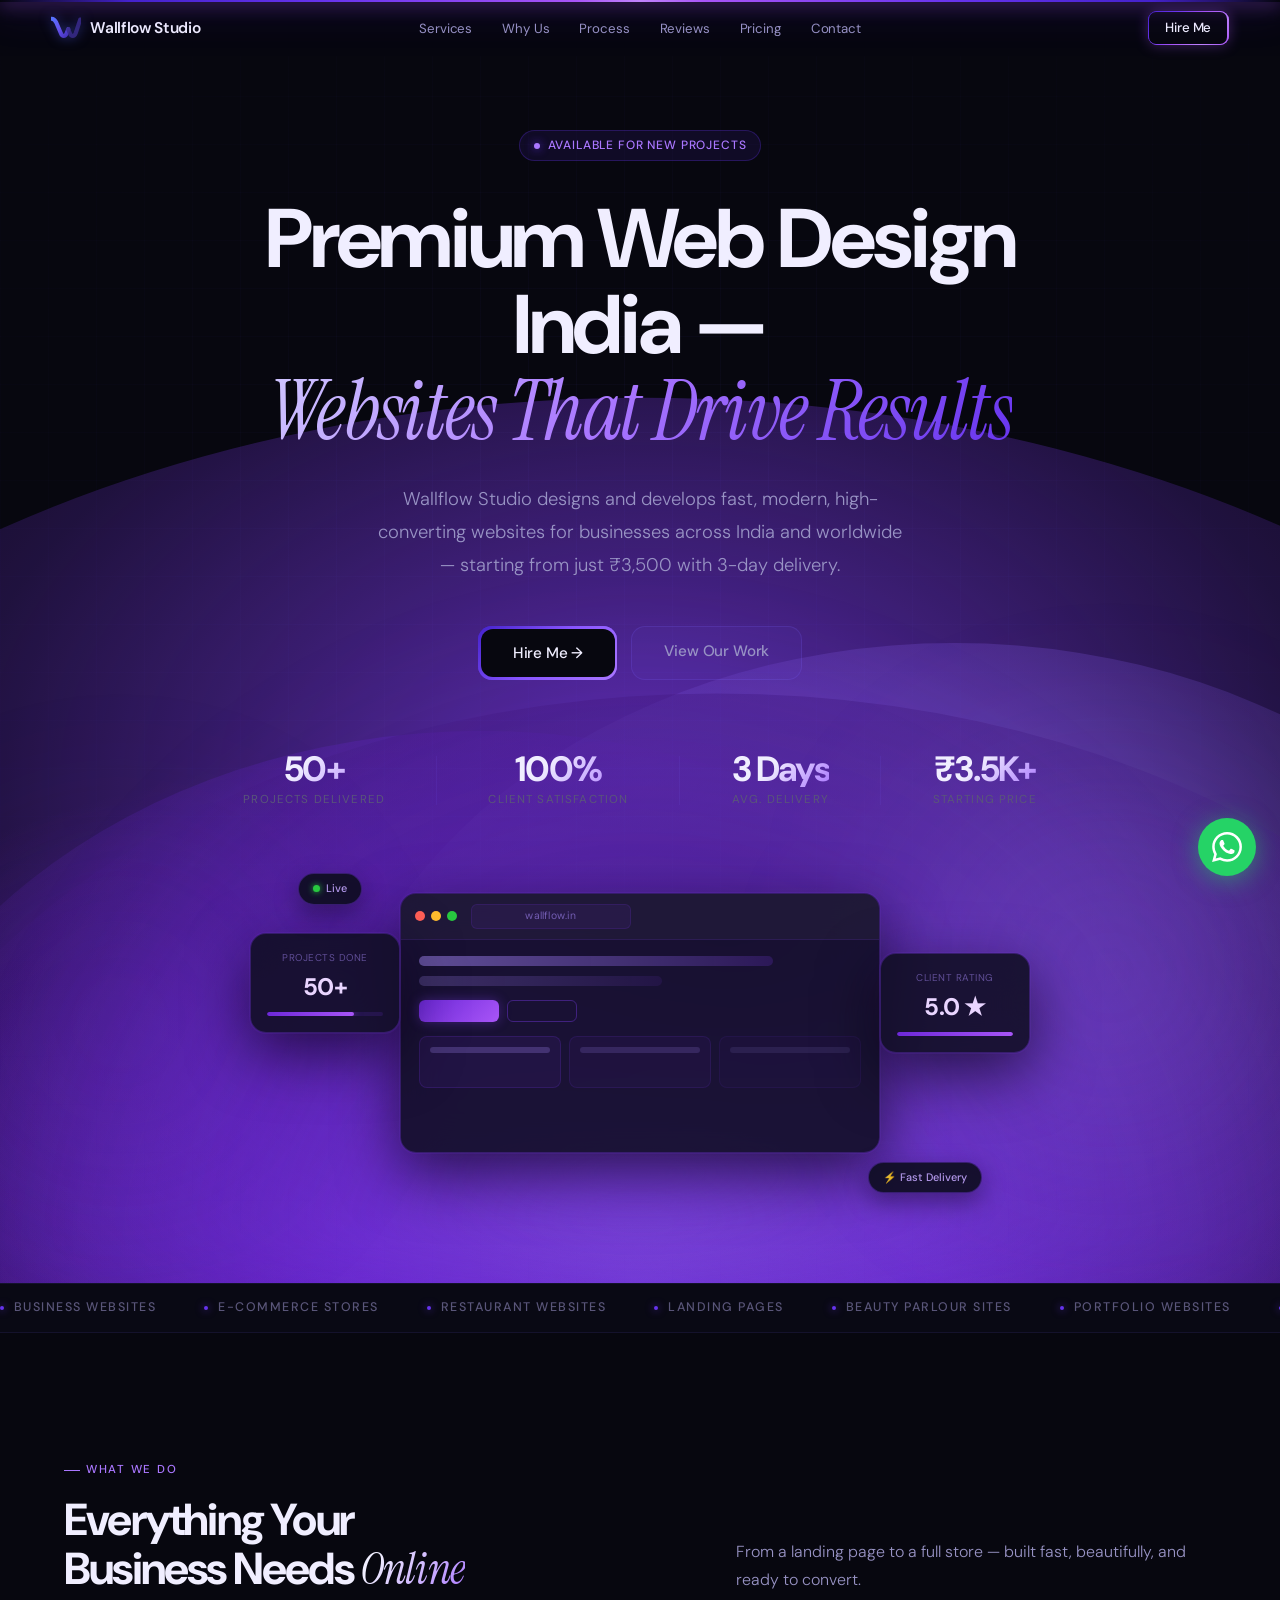
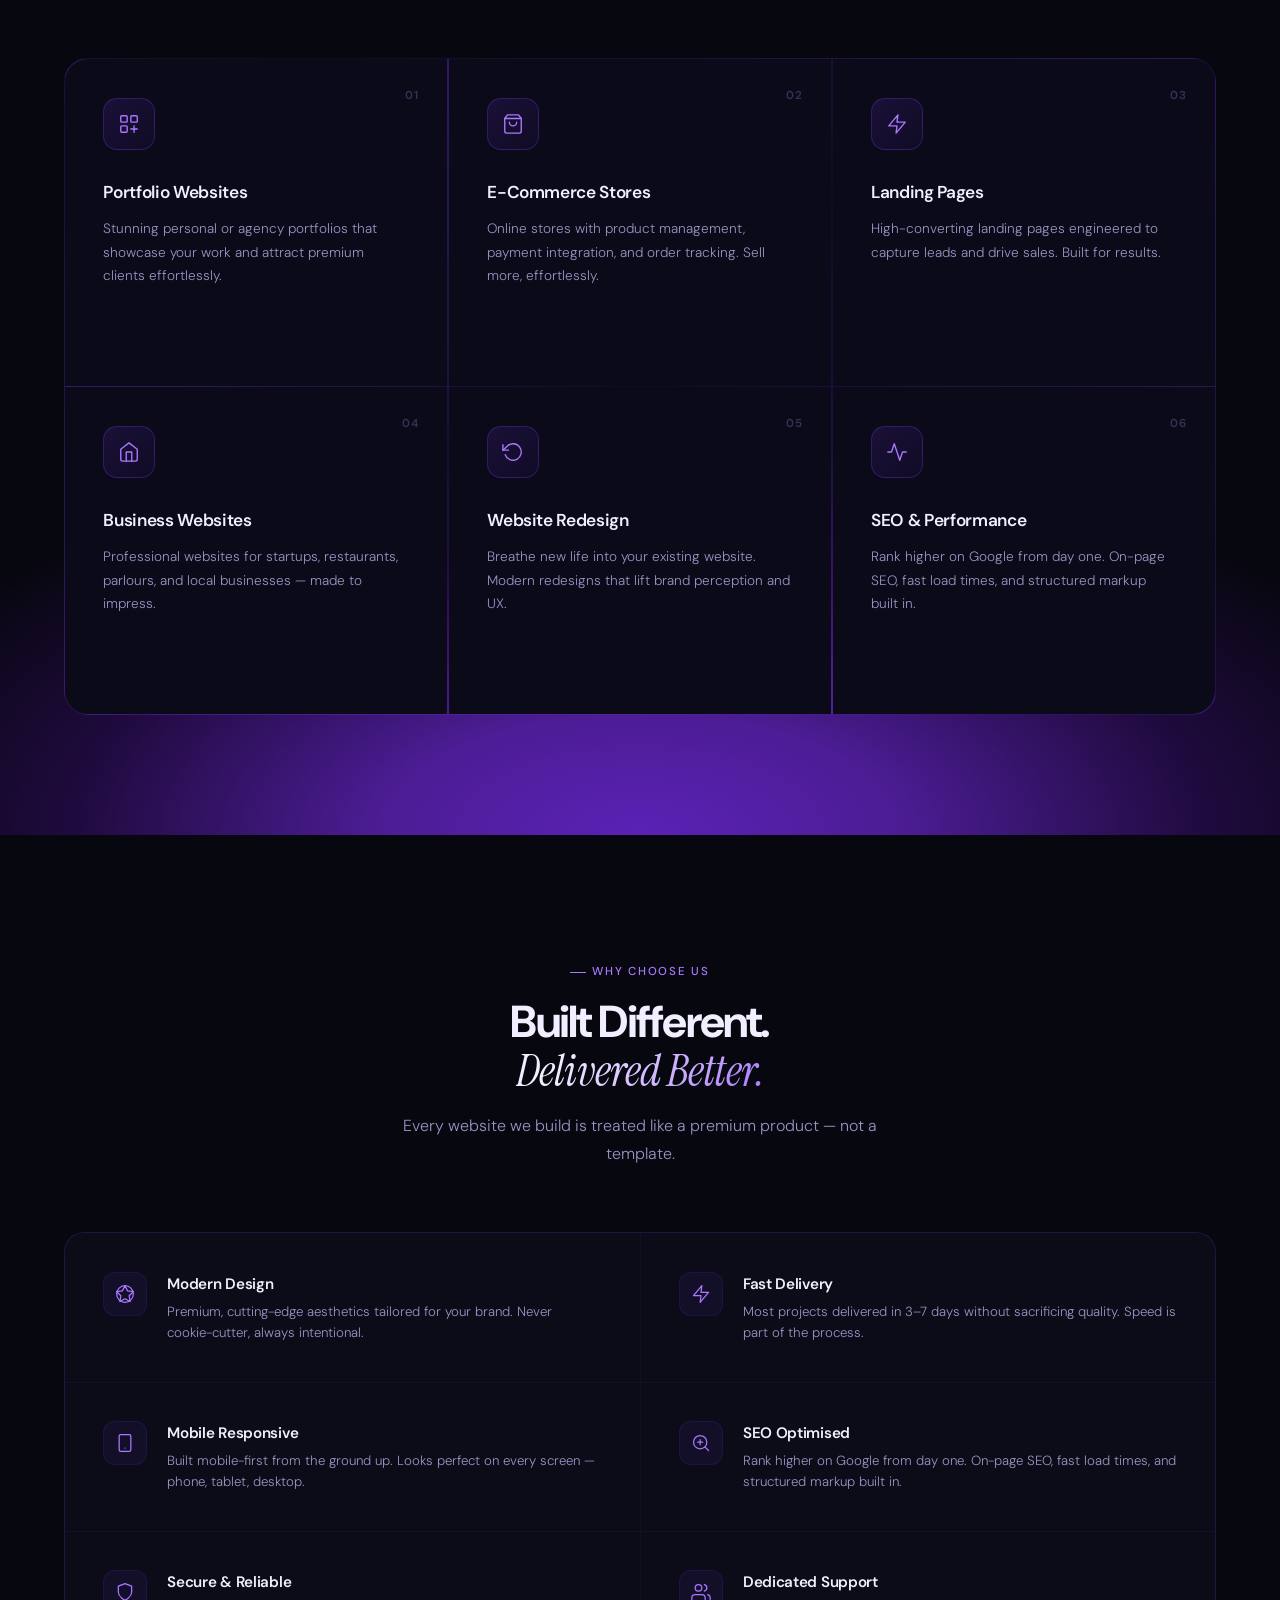
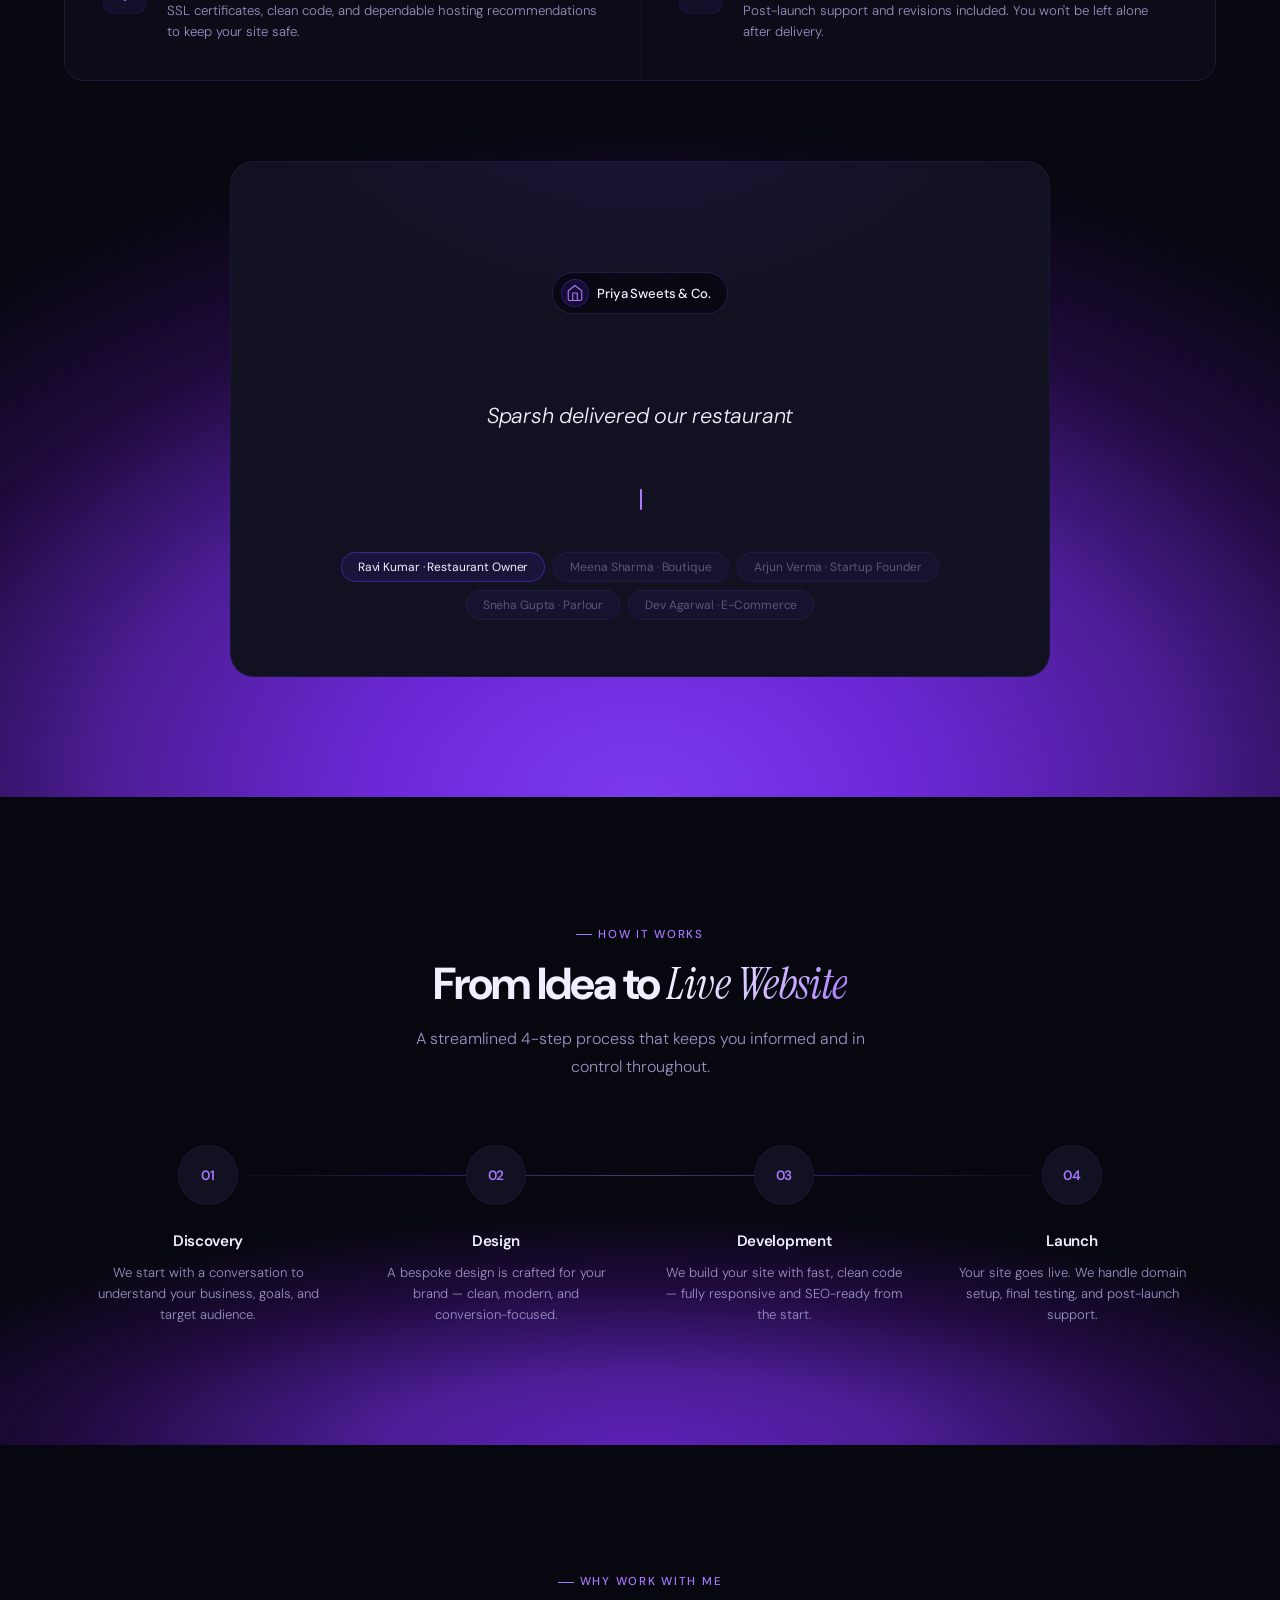
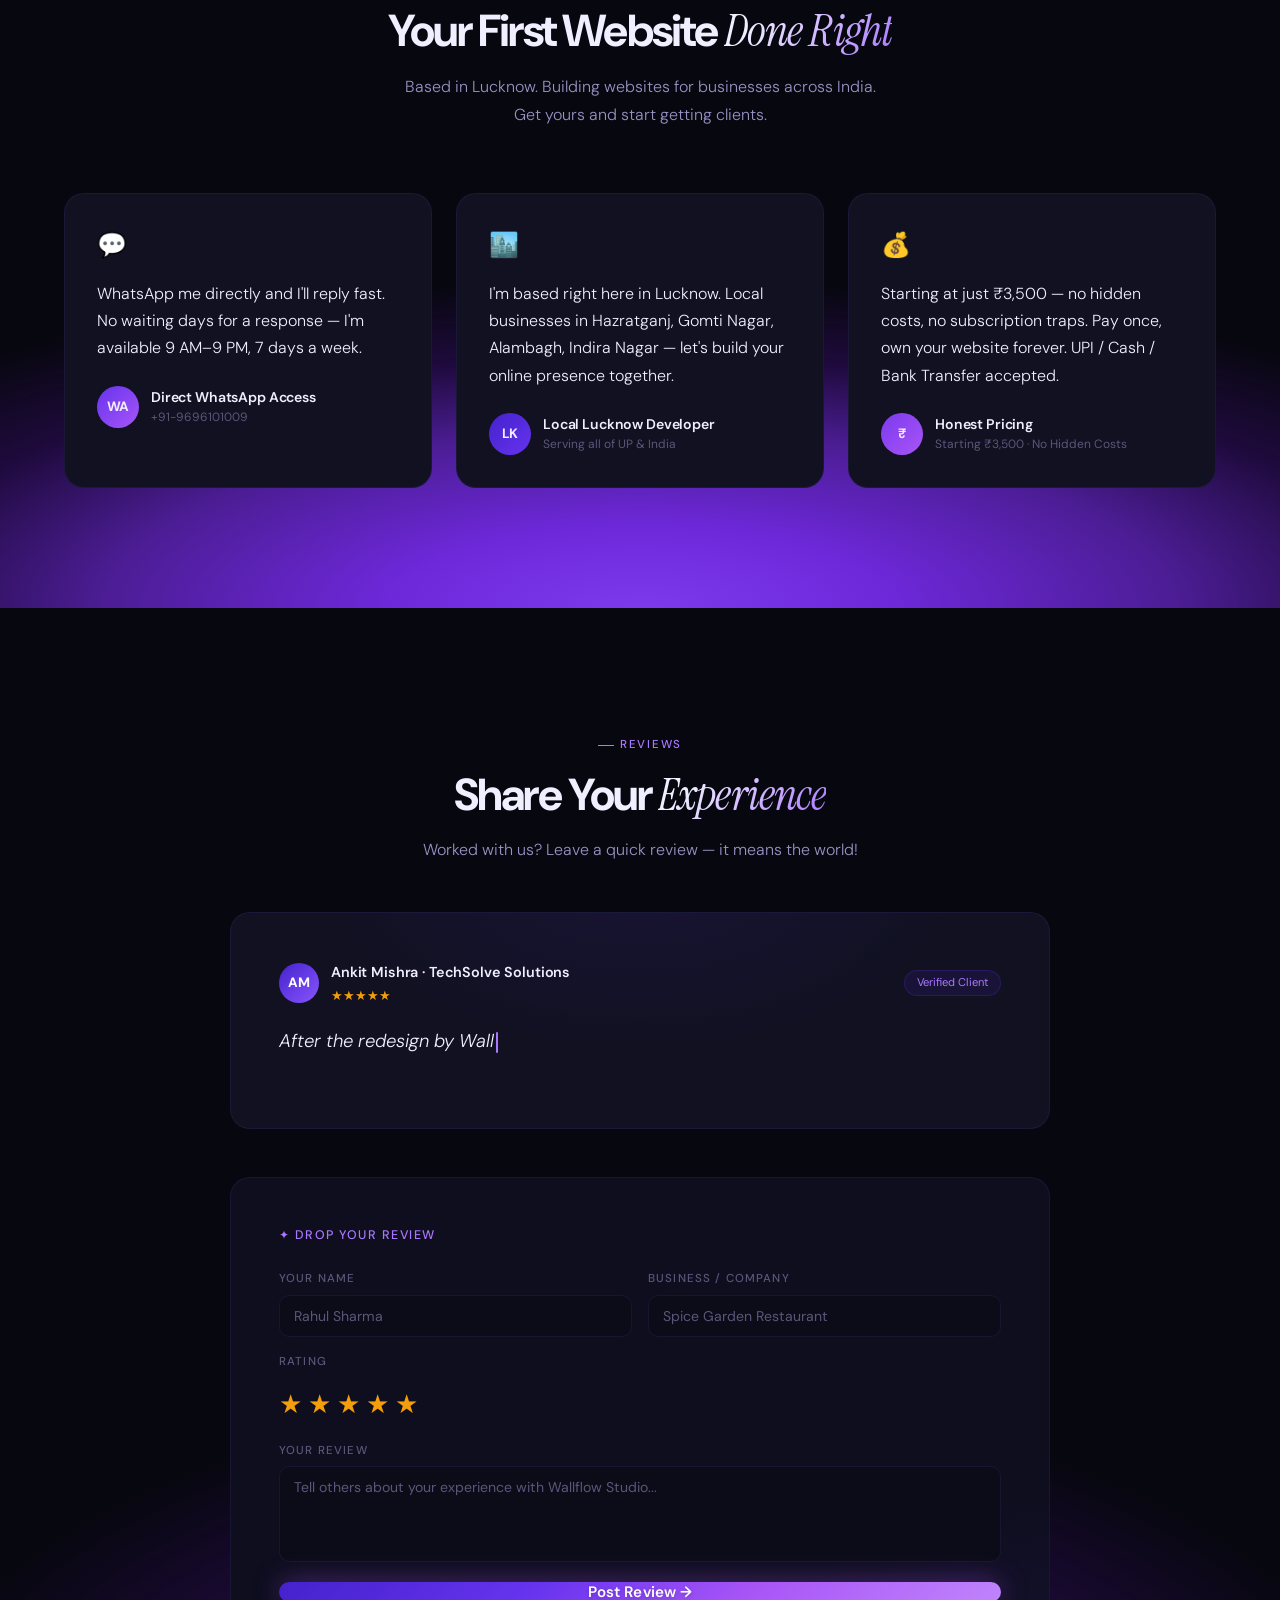
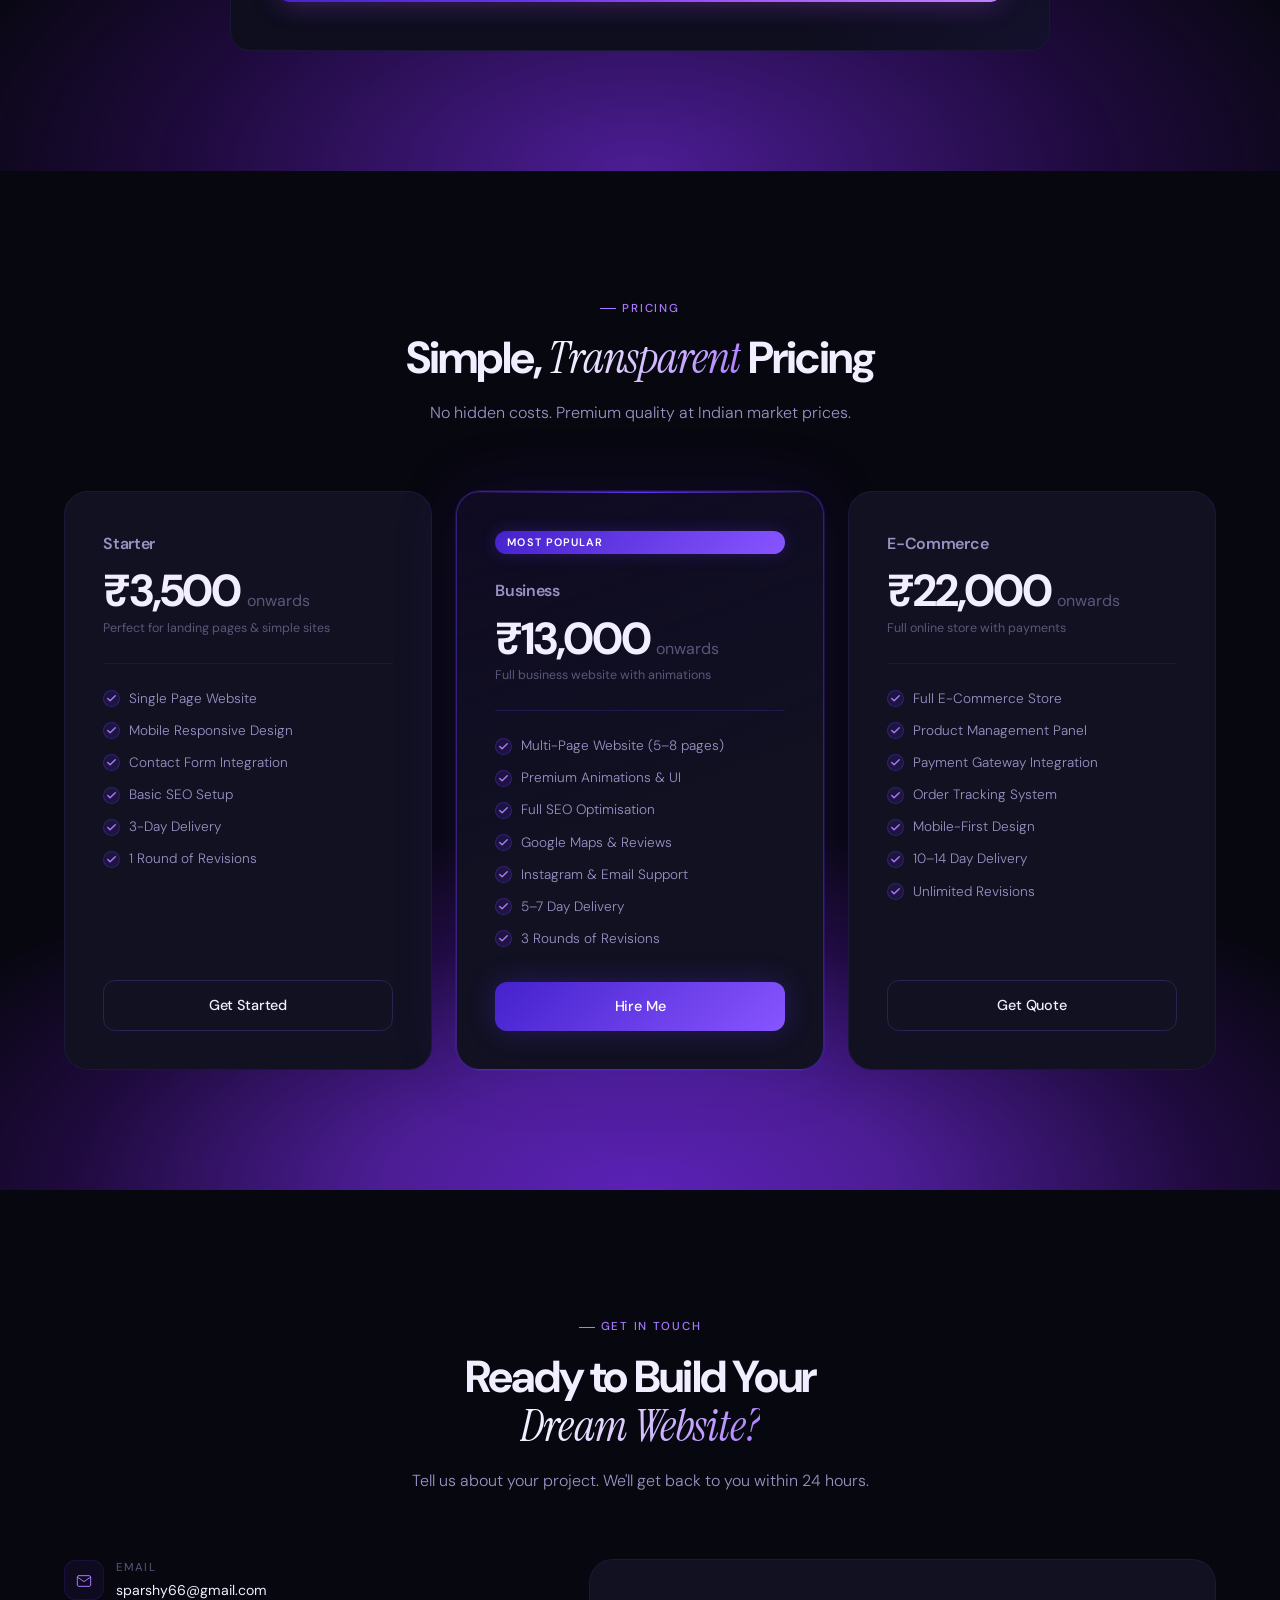
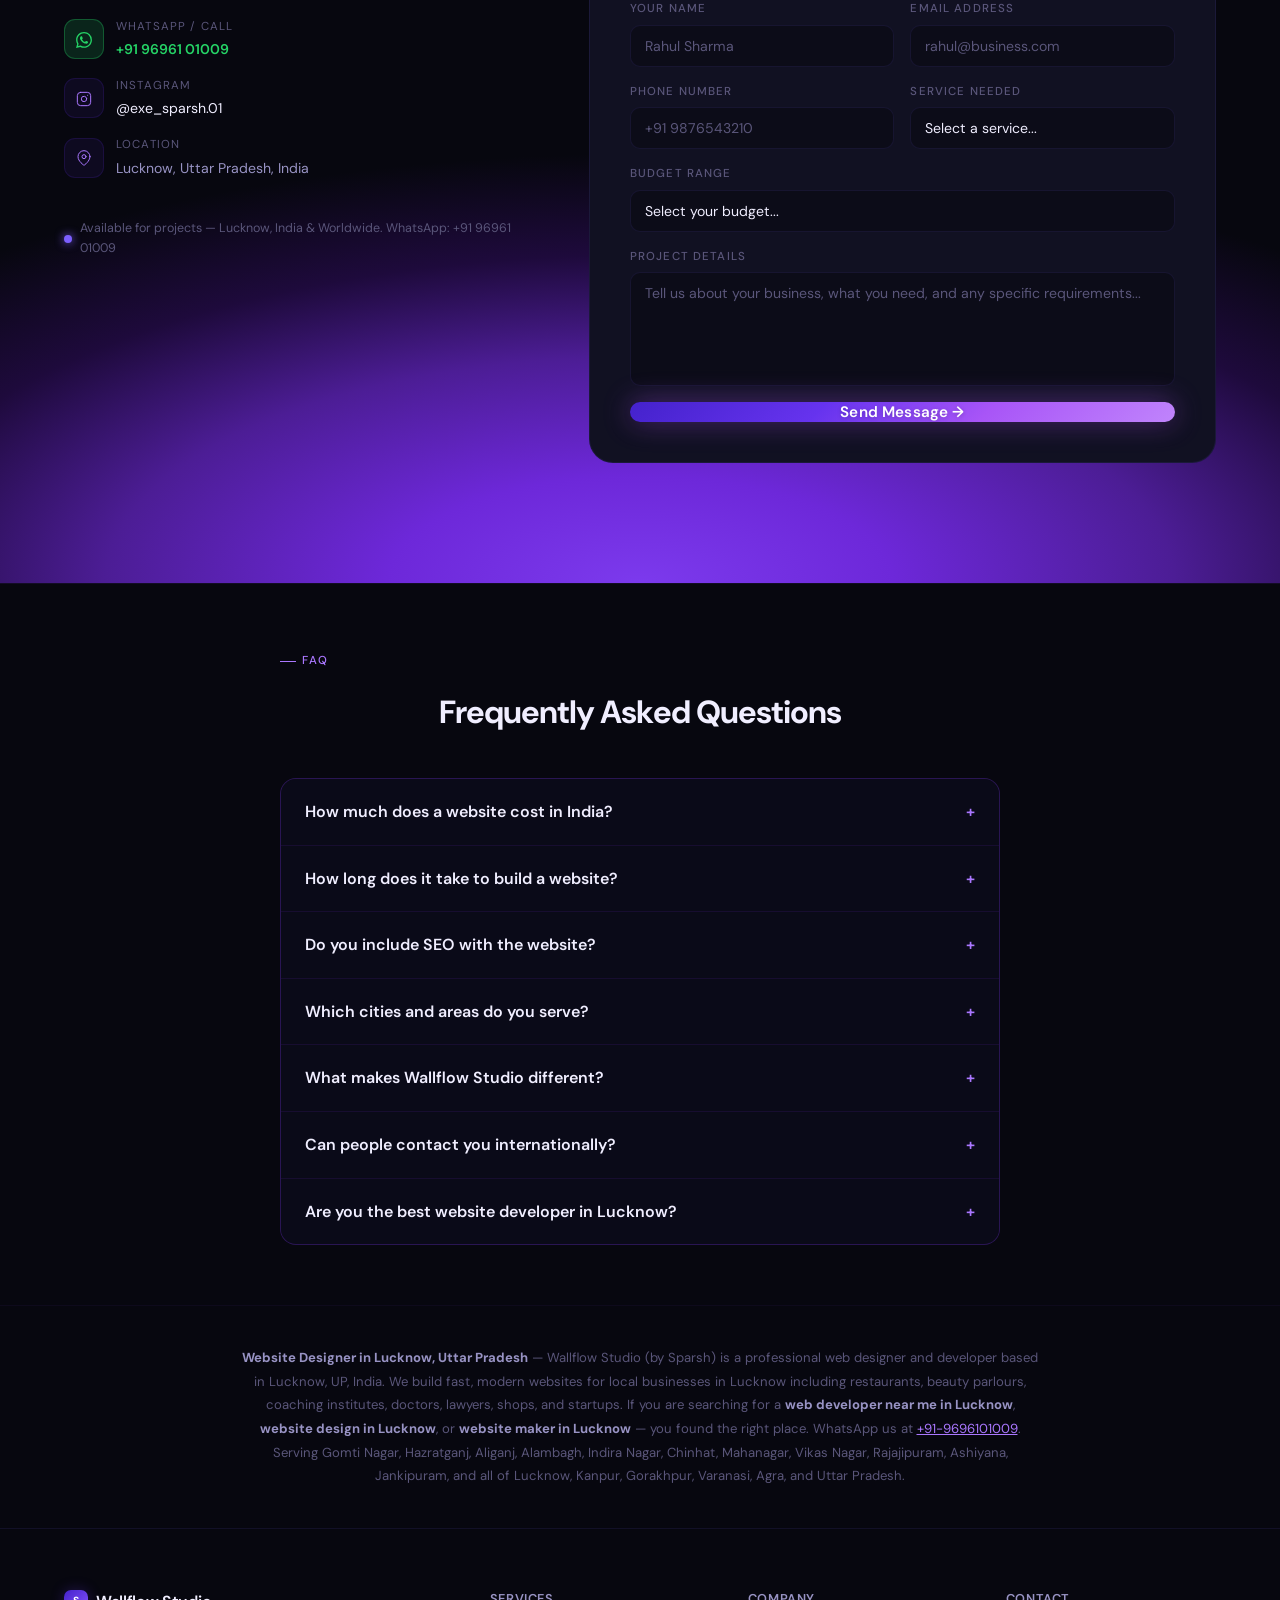
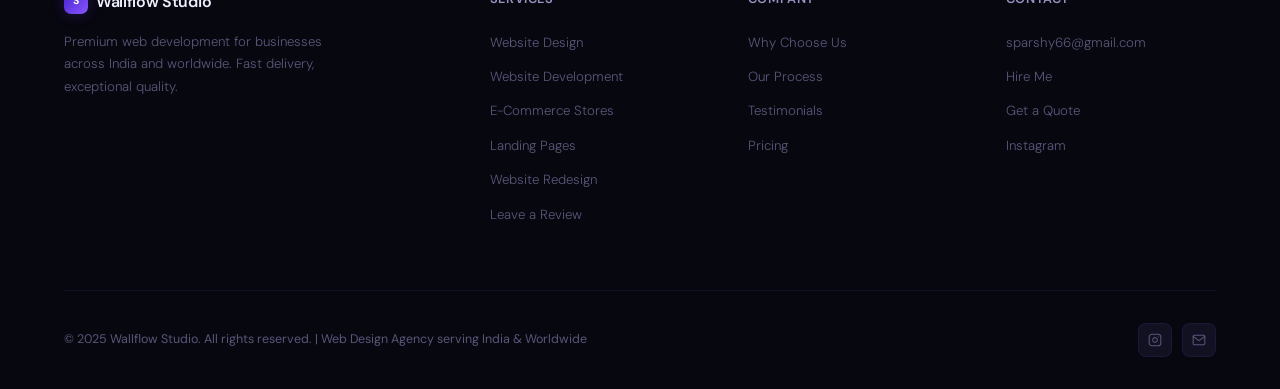
<file: wallflow-final.html>
<!DOCTYPE html>
<html lang="en" itemscope itemtype="https://schema.org/ProfessionalService">
<head>
<meta charset="UTF-8">
<meta name="viewport" content="width=device-width, initial-scale=1.0">

<!-- robots.txt reminder: ensure /robots.txt exists on server allowing all crawlers -->
<!-- sitemap.xml reminder: ensure /sitemap.xml exists on server -->

<!-- SVG favicon — shown in modern browsers (Chrome, Firefox, Edge) -->
<link rel="icon" type="image/svg+xml" href="[data-uri]">
<!-- PNG fallback favicon for older browsers -->
<link rel="icon" type="image/png" sizes="32x32" href="[data-uri]">
<!-- Apple Touch Icon (iPhone/iPad home screen) -->
<link rel="apple-touch-icon" sizes="180x180" href="[data-uri]">
<!-- Microsoft Tiles -->
<meta name="msapplication-TileColor" content="#6633ee">
<meta name="msapplication-TileImage" content="[data-uri]">

<!-- ═══ PRIMARY SEO ═══ -->
<title>Wallflow Studio | Website Designer in Lucknow — Web Design & Development from ₹3,500</title>
<meta name="description" content="Wallflow Studio — Website designer in Lucknow, Uttar Pradesh. Professional web design & development from ₹3,500. Fast 3-day delivery. Get a custom website for your business. Call/WhatsApp: +91-9696101009.">

<meta name="author" content="Sparsh — Wallflow Studio">
<meta name="robots" content="index, follow, max-snippet:-1, max-image-preview:large, max-video-preview:-1">
<meta name="googlebot" content="index, follow">
<meta name="theme-color" content="#6633ee">
<meta name="mobile-web-app-capable" content="yes">
<meta name="apple-mobile-web-app-capable" content="yes">
<meta name="apple-mobile-web-app-status-bar-style" content="black-translucent">
<meta name="apple-mobile-web-app-title" content="Wallflow Studio">
<meta name="application-name" content="Wallflow Studio">
<link rel="canonical" href="https://wallflow.in/">
<link rel="sitemap" type="application/xml" title="Sitemap" href="https://wallflow.in/sitemap.xml">

<!-- ═══ OPEN GRAPH (Facebook, WhatsApp, LinkedIn) ═══ -->
<meta property="og:type" content="website">
<meta property="og:url" content="https://wallflow.in/">
<meta property="og:site_name" content="Wallflow Studio">
<meta property="og:title" content="Wallflow Studio | Website Designer in Lucknow — Affordable Web Design from ₹3,500">
<meta property="og:description" content="Website designer in Lucknow, UP. Premium web design & development from ₹3,500. 3-day delivery. WhatsApp/Call: +91-9696101009.">
<meta property="og:image" content="https://wallflow.in/og-image.jpg">
<meta property="og:image:width" content="1200">
<meta property="og:image:height" content="630">
<meta property="og:image:alt" content="Wallflow Studio — Premium Web Design Agency India & Worldwide">
<meta property="og:locale" content="en_IN">
<meta property="og:locale:alternate" content="en_US">
<meta property="og:locale:alternate" content="en_GB">
<meta property="og:locale:alternate" content="hi_IN">

<!-- ═══ TWITTER / X CARD ═══ -->
<meta name="twitter:card" content="summary_large_image">
<meta name="twitter:site" content="@wallflowstudio">
<meta name="twitter:creator" content="@wallflowstudio">
<meta name="twitter:title" content="Wallflow Studio | Website Designer in Lucknow — Web Design from ₹3,500">
<meta name="twitter:description" content="Website designer in Lucknow, Uttar Pradesh. Premium websites from ₹3,500. 3-day delivery. WhatsApp: +91-9696101009.">
<meta name="twitter:image" content="https://wallflow.in/og-image.jpg">

<!-- ═══ GEO / LOCAL + GLOBAL SEO ═══ -->
<meta name="geo.region" content="IN-UP">
<meta name="geo.placename" content="Lucknow, Uttar Pradesh, India">
<meta name="geo.position" content="26.8467;80.9462">
<meta name="ICBM" content="26.8467, 80.9462">

<!-- ═══ STRUCTURED DATA — LocalBusiness (enhanced) ═══ -->
<script type="application/ld+json">
{
  "@context": "https://schema.org",
  "@type": ["ProfessionalService", "LocalBusiness"],
  "@id": "https://wallflow.in/#business",
  "name": "Wallflow Studio",
  "alternateName": ["Wallflow Web Studio", "Wallflow", "Sparsh Web Studio"],
  "description": "Wallflow Studio is a website designer and web developer based in Lucknow, Uttar Pradesh. We build high-converting websites, e-commerce stores and landing pages for businesses in Lucknow, Kanpur, Gorakhpur, Varanasi and across India. Starting from ₹3,500 with 3-day delivery. WhatsApp: +91-9696101009.",
  "url": "https://wallflow.in",
  "telephone": "+91-9696101009",
  "email": "sparshy66@gmail.com",
  "priceRange": "₹₹",
  "currenciesAccepted": "INR, USD, GBP, CAD, AUD",
  "paymentAccepted": "Cash, UPI, Bank Transfer, NEFT, PayPal, Wise, Payoneer",
  "foundingDate": "2024",
  "slogan": "Best Website Designer in Lucknow — From ₹3,500",
  "logo": {
    "@type": "ImageObject",
    "url": "https://wallflow.in/logo.png",
    "width": 512,
    "height": 512
  },
  "image": "https://wallflow.in/og-image.jpg",
  "areaServed": [
    {"@type": "Country", "name": "India"},
    {"@type": "Country", "name": "United States"},
    {"@type": "Country", "name": "United Kingdom"},
    {"@type": "Country", "name": "Canada"},
    {"@type": "Country", "name": "Australia"},
    {"@type": "Country", "name": "United Arab Emirates"},
    {"@type": "Country", "name": "Singapore"},
    {"@type": "State",   "name": "Uttar Pradesh"},
    {"@type": "State",   "name": "Maharashtra"},
    {"@type": "State",   "name": "Karnataka"},
    {"@type": "State",   "name": "Tamil Nadu"},
    {"@type": "State",   "name": "Telangana"},
    {"@type": "State",   "name": "West Bengal"},
    {"@type": "State",   "name": "Gujarat"},
    {"@type": "State",   "name": "Rajasthan"},
    {"@type": "State",   "name": "Punjab"},
    {"@type": "State",   "name": "Delhi"},
    {"@type": "City",    "name": "New Delhi"},
    {"@type": "City",    "name": "Mumbai"},
    {"@type": "City",    "name": "Bangalore"},
    {"@type": "City",    "name": "Chennai"},
    {"@type": "City",    "name": "Hyderabad"},
    {"@type": "City",    "name": "Kolkata"},
    {"@type": "City",    "name": "Pune"},
    {"@type": "City",    "name": "Ahmedabad"},
    {"@type": "City",    "name": "Jaipur"},
    {"@type": "City",    "name": "Surat"},
    {"@type": "City",    "name": "Lucknow"},
    {"@type": "City",    "name": "Gorakhpur"},
    {"@type": "City",    "name": "Varanasi"},
    {"@type": "City",    "name": "Kanpur"},
    {"@type": "City",    "name": "Agra"},
    {"@type": "City",    "name": "Noida"},
    {"@type": "City",    "name": "Gurgaon"},
    {"@type": "City",    "name": "Chandigarh"},
    {"@type": "City",    "name": "Indore"},
    {"@type": "City",    "name": "Bhopal"},
    {"@type": "City",    "name": "Nagpur"},
    {"@type": "City",    "name": "Patna"},
    {"@type": "City",    "name": "Kochi"},
    {"@type": "City",    "name": "Coimbatore"},
    {"@type": "City",    "name": "Bhubaneswar"},
    {"@type": "City",    "name": "Guwahati"},
    {"@type": "City",    "name": "Dehradun"},
    {"@type": "City",    "name": "Amritsar"},
    {"@type": "City",    "name": "Visakhapatnam"}
  ],
  "address": {
    "@type": "PostalAddress",
    "addressLocality": "Lucknow",
    "addressRegion": "Uttar Pradesh",
    "postalCode": "226001",
    "addressCountry": "IN"
  },
  "openingHoursSpecification": {
    "@type": "OpeningHoursSpecification",
    "dayOfWeek": ["Monday","Tuesday","Wednesday","Thursday","Friday","Saturday","Sunday"],
    "opens": "09:00",
    "closes": "21:00"
  },
  "hasOfferCatalog": {
    "@type": "OfferCatalog",
    "name": "Web Design Services",
    "itemListElement": [
      {"@type":"Offer","itemOffered":{"@type":"Service","name":"Portfolio Websites","description":"Stunning personal or agency portfolios that showcase your work and attract premium clients."},"price":"5000","priceCurrency":"INR"},
      {"@type":"Offer","itemOffered":{"@type":"Service","name":"E-Commerce Stores","description":"Online stores with product management, payment integration and order tracking."},"price":"20000","priceCurrency":"INR"},
      {"@type":"Offer","itemOffered":{"@type":"Service","name":"Landing Pages","description":"High-converting landing pages engineered to capture leads and drive sales."},"price":"5000","priceCurrency":"INR"},
      {"@type":"Offer","itemOffered":{"@type":"Service","name":"Business Websites","description":"Professional websites for startups, restaurants, parlours and local businesses."},"price":"12000","priceCurrency":"INR"},
      {"@type":"Offer","itemOffered":{"@type":"Service","name":"Website Redesign","description":"Modern redesigns that lift brand perception and UX."},"price":"8000","priceCurrency":"INR"},
      {"@type":"Offer","itemOffered":{"@type":"Service","name":"SEO & Performance Optimization","description":"On-page SEO, fast load times and structured markup built in."},"price":"5000","priceCurrency":"INR"}
    ]
  },
  
  "sameAs": [
    "https://www.instagram.com/exe_sparsh.01",
    "https://wallflow.in"
  ]
}
</script>

<!-- ═══ STRUCTURED DATA — WebSite + Sitelinks Searchbox ═══ -->
<script type="application/ld+json">
{
  "@context": "https://schema.org",
  "@type": "WebSite",
  "@id": "https://wallflow.in/#website",
  "url": "https://wallflow.in",
  "name": "Wallflow Studio",
  "description": "Website Designer in Lucknow, Uttar Pradesh. Professional web design & development from ₹3,500. WhatsApp: +91-9696101009. Serving Lucknow, UP, and all of India.",
  "inLanguage": "en-IN",
  "publisher": {
    "@type": "Organization",
    "name": "Wallflow Studio",
    "logo": {"@type": "ImageObject", "url": "https://wallflow.in/og-image.jpg"}
  },
  "potentialAction": {
    "@type": "SearchAction",
    "target": "https://wallflow.in/?s={search_term_string}",
    "query-input": "required name=search_term_string"
  }
}
</script>

<!-- ═══ STRUCTURED DATA — FAQPage ═══ -->
<script type="application/ld+json">
{
  "@context": "https://schema.org",
  "@type": "FAQPage",
  "mainEntity": [
    {
      "@type": "Question",
      "name": "How much does a website cost in India?",
      "acceptedAnswer": {"@type": "Answer", "text": "Wallflow Studio builds websites starting at ₹5,000. Pricing depends on the type of website — landing pages, business sites, portfolios, or full e-commerce stores. Contact us for a free custom quote tailored to your business."}
    },
    {
      "@type": "Question",
      "name": "How long does it take to build a website?",
      "acceptedAnswer": {"@type": "Answer", "text": "Our average delivery time is 3 days for standard websites. Complex e-commerce or custom projects may take 5–10 days depending on requirements. We always deliver on time."}
    },
    {
      "@type": "Question",
      "name": "Do you provide SEO with the website?",
      "acceptedAnswer": {"@type": "Answer", "text": "Yes, all websites built by Wallflow Studio include on-page SEO, fast load times, structured markup, and mobile optimization built in from day one — at no extra charge."}
    },
    {
      "@type": "Question",
      "name": "Which areas do you serve?",
      "acceptedAnswer": {"@type": "Answer", "text": "Wallflow Studio serves clients across all of India — Delhi, Mumbai, Bangalore, Chennai, Hyderabad, Kolkata, Pune, Ahmedabad, Jaipur, Lucknow, Gorakhpur, Noida, Gurgaon, Chandigarh, and every other city. We also work with clients internationally in USA, UK, Canada, Australia, UAE, and Singapore. All work is done 100% remotely with seamless communication via Instagram and email."}
    },
    {
      "@type": "Question",
      "name": "What makes Wallflow Studio different from other web designers?",
      "acceptedAnswer": {"@type": "Answer", "text": "We treat every website like a premium product — not a template. You get fast 3-day delivery, 100% custom design, on-page SEO built in, Instagram & email support, and a website built to convert visitors into customers. No hidden charges, no compromises."}
    },
    {
      "@type": "Question",
      "name": "Do you build e-commerce websites in India?",
      "acceptedAnswer": {"@type": "Answer", "text": "Yes! We build complete e-commerce stores with product management, UPI and card payment gateway integration, order tracking, and mobile-first design. Starting at ₹20,000."}
    }
  ]
}
</script>

<!-- ═══ STRUCTURED DATA — WebPage ═══ -->
<script type="application/ld+json">
{
  "@context": "https://schema.org",
  "@type": "WebPage",
  "@id": "https://wallflow.in/#webpage",
  "url": "https://wallflow.in/",
  "name": "Wallflow Studio | Web Design & Development India — From ₹5,000",
  "description": "Premium web design and development agency in India. Affordable websites starting at ₹5,000 with 3-day delivery. Serving all of India + USA, UK, Canada, Australia.",
  "isPartOf": {"@id": "https://wallflow.in/#website"},
  "about": {"@id": "https://wallflow.in/#business"},
  "inLanguage": "en-IN",
  "breadcrumb": {"@id": "https://wallflow.in/#breadcrumb"}
}
</script>

<!-- ═══ STRUCTURED DATA — BreadcrumbList ═══ -->
<script type="application/ld+json">
{
  "@context": "https://schema.org",
  "@type": "BreadcrumbList",
  "@id": "https://wallflow.in/#breadcrumb",
  "itemListElement": [
    {"@type":"ListItem","position":1,"name":"Home","item":"https://wallflow.in/"},
    {"@type":"ListItem","position":2,"name":"Services","item":"https://wallflow.in/#services"},
    {"@type":"ListItem","position":3,"name":"Why Us","item":"https://wallflow.in/#why"},
    {"@type":"ListItem","position":4,"name":"Process","item":"https://wallflow.in/#process"},
    {"@type":"ListItem","position":5,"name":"Testimonials","item":"https://wallflow.in/#testimonials"},
    {"@type":"ListItem","position":6,"name":"Reviews","item":"https://wallflow.in/#reviews"},
    {"@type":"ListItem","position":7,"name":"Pricing","item":"https://wallflow.in/#pricing"},
    {"@type":"ListItem","position":8,"name":"FAQ","item":"https://wallflow.in/#faq"},
    {"@type":"ListItem","position":9,"name":"Contact","item":"https://wallflow.in/#contact"}
  ]
}
</script>

<!-- ═══ STRUCTURED DATA — Person (founder) ═══ -->
<script type="application/ld+json">
{
  "@context": "https://schema.org",
  "@type": "Person",
  "name": "Sparsh",
  "jobTitle": "Web Designer & Developer",
  "worksFor": {"@type": "Organization", "name": "Wallflow Studio"},
  "url": "https://wallflow.in",
  "email": "sparshy66@gmail.com",
  "address": {"@type": "PostalAddress", "addressRegion": "Uttar Pradesh", "addressCountry": "IN"},
  "knowsAbout": ["Web Design", "Web Development", "SEO", "E-Commerce", "Landing Pages", "UI/UX Design"]
}
</script>

<!-- ═══ PERFORMANCE ═══ -->
<link rel="preconnect" href="https://fonts.googleapis.com">
<link rel="preconnect" href="https://fonts.gstatic.com" crossorigin>
<link rel="dns-prefetch" href="https://fonts.googleapis.com">
<link rel="preload" as="style" href="https://fonts.googleapis.com/css2?family=Instrument+Serif:ital@0;1&family=DM+Sans:ital,opsz,wght@0,9..40,300;0,9..40,400;0,9..40,500;0,9..40,600;0,9..40,700;1,9..40,300&display=swap">
<link href="https://fonts.googleapis.com/css2?family=Instrument+Serif:ital@0;1&family=DM+Sans:ital,opsz,wght@0,9..40,300;0,9..40,400;0,9..40,500;0,9..40,600;0,9..40,700;1,9..40,300&display=swap" rel="stylesheet">

<style>
:root {
  /* Evervault-exact palette */
  --bg:       #07070f;
  --bg2:      #0c0c18;
  --card:     #111122;
  --card2:    #0e0e1e;
  --border:   rgba(120,100,255,0.1);
  --border2:  rgba(120,100,255,0.22);
  --text:     #f0eeff;
  --text2:    #9893c4;
  --text3:    #5a567a;
  --purple:   #6633ee;
  --purple2:  #8855ff;
  --purple3:  #aa77ff;
  --violet:   #4422cc;
  --p-glow:   rgba(102,51,238,0.28);
  --p-glow2:  rgba(102,51,238,0.12);
  --p-glow3:  rgba(102,51,238,0.06);
}

*,*::before,*::after{box-sizing:border-box;margin:0;padding:0}
html{scroll-behavior:smooth}
body{
  background:var(--bg);
  color:var(--text);
  font-family:'DM Sans',-apple-system,sans-serif;
  font-size:16px;
  line-height:1.6;
  overflow-x:hidden;
  -webkit-font-smoothing:antialiased;
}

/* ══════════════════════════════════════════
   EVERVAULT BACKGROUND SYSTEM
   Deep space: layered mesh gradients + 
   grain noise + subtle grid + glowing orbs
   ══════════════════════════════════════════ */

/* Global grain texture overlay */
body::before {
  content:'';
  position:fixed;inset:0;z-index:0;
  pointer-events:none;
  background-image:url("data:image/svg+xml,%3Csvg viewBox='0 0 512 512' xmlns='http://www.w3.org/2000/svg'%3E%3Cfilter id='noise'%3E%3CfeTurbulence type='fractalNoise' baseFrequency='0.9' numOctaves='4' stitchTiles='stitch'/%3E%3C/filter%3E%3Crect width='100%25' height='100%25' filter='url(%23noise)' opacity='1'/%3E%3C/svg%3E");
  background-size:200px 200px;
  opacity:0.025;
}

/* Plain dark body — each section has its own purple gradient */
body{
  background: #07070f;
}

/* Global mesh gradient overlay */
body::after {
  content:'';
  position:fixed;inset:0;z-index:0;
  pointer-events:none;
  background: radial-gradient(ellipse 60% 25% at 50% 100%, rgba(124,58,237,0.12) 0%, transparent 70%);
}

/* Subtle dot grid */
.global-grid {
  position:fixed;inset:0;z-index:0;pointer-events:none;
  background-image:radial-gradient(circle, rgba(130,100,255,0.18) 1px, transparent 1px);
  background-size:36px 36px;
  mask-image:radial-gradient(ellipse 100% 100% at 50% 0%, black 0%, transparent 80%);
  -webkit-mask-image:radial-gradient(ellipse 100% 100% at 50% 0%, black 0%, transparent 80%);
}

/* All content sits above the bg layers */
nav,section,footer,.marquee-wrap,.mobile-menu,.scroll-bar {
  position:relative;z-index:1;
}

/* SVG FILTERS */
.svg-filters{position:absolute;width:0;height:0;overflow:hidden}

/* Skip link for accessibility/SEO */
.skip-link{
  position:absolute;top:-100px;left:16px;
  background:var(--purple);color:#fff;
  padding:8px 16px;border-radius:8px;
  font-size:0.85rem;font-weight:600;
  z-index:9999;text-decoration:none;
  transition:top 0.2s;
}
.skip-link:focus{top:16px;}

/* ── SCROLL PROGRESS ── */
.scroll-bar{
  position:fixed;top:0;left:0;height:1.5px;
  background:linear-gradient(90deg,var(--violet),var(--purple),var(--purple3));
  width:0%;z-index:1001;transition:width 0.1s linear;
  box-shadow:0 0 12px var(--purple);
}

/* ── NAV ── */
nav{
  position:fixed;top:0;left:0;right:0;z-index:100;
  height:56px;
  display:flex;align-items:center;justify-content:space-between;
  padding:0 max(24px, 4vw);
  background:rgba(7,7,15,0.75);
  backdrop-filter:saturate(160%) blur(24px);
  -webkit-backdrop-filter:saturate(160%) blur(24px);
  border-bottom:none;
  transition:background 0.3s;
}
/* Glowing gradient line at top of nav — exact purple from screenshot */
nav#navbar::before{
  content:"";
  position:absolute;top:0;left:0;right:0;
  height:1.5px;
  background:linear-gradient(90deg,
    transparent 0%,
    #4422cc 10%,
    #6633ee 25%,
    #a855f7 45%,
    #c084fc 50%,
    #a855f7 55%,
    #6633ee 75%,
    #4422cc 90%,
    transparent 100%
  );
  box-shadow:0 0 18px 2px rgba(168,85,247,0.55), 0 0 40px 4px rgba(102,51,238,0.3);
  z-index:1;
}
.nav-logo{
  font-size:0.97rem;font-weight:600;letter-spacing:-0.02em;
  color:var(--text);text-decoration:none;
  display:flex;align-items:center;gap:9px;
}
.nav-logo-mark{
  width:30px;height:25px;
  display:block;
  flex-shrink:0;
  filter: drop-shadow(0 0 6px rgba(80,100,255,0.5));
}
.nav-links{
  display:flex;gap:0;list-style:none;
  position:absolute;left:50%;transform:translateX(-50%);
}
.nav-links a{
  color:var(--text2);text-decoration:none;
  font-size:0.83rem;font-weight:400;
  padding:6px 15px;border-radius:8px;
  transition:color 0.2s,background 0.2s;letter-spacing:-0.01em;
}
.nav-links a:hover{color:var(--text);background:rgba(102,51,238,0.1)}

/* Hire Me nav button */
.nav-hire{
  position:relative;padding:1.5px;
  background:linear-gradient(135deg,#4422cc,#6633ee,#a855f7,#c084fc,#a855f7);
  border-radius:9px;transition:all 0.4s ease;text-decoration:none;
  display:inline-flex;
  box-shadow:0 0 14px rgba(168,85,247,0.35);
}
.nav-hire::before{
  content:"";position:absolute;inset:0;
  border-radius:9px;z-index:-1;filter:blur(0);
  transition:filter 0.4s ease;
  background:linear-gradient(135deg,#4422cc,#a855f7);
}
.nav-hire:hover::before{filter:blur(14px);}
.nav-hire:hover{box-shadow:0 0 28px rgba(168,85,247,0.6);}
.nav-hire-inner{
  background:var(--bg);color:var(--text);
  padding:5px 16px;border-radius:7px;
  font-size:0.83rem;font-weight:500;letter-spacing:-0.01em;
  white-space:nowrap;
}

/* Mobile hamburger */
.nav-hamburger{
  display:none;flex-direction:column;gap:5px;cursor:pointer;
  background:none;border:none;padding:4px;
}
.nav-hamburger span{
  display:block;width:22px;height:1.5px;
  background:var(--text2);border-radius:2px;
  transition:all 0.3s;
}
.mobile-menu{
  display:none;position:fixed;top:56px;left:0;right:0;bottom:0;
  background:rgba(7,7,15,0.97);backdrop-filter:blur(40px);
  z-index:99;padding:40px 24px;
  flex-direction:column;gap:0;
}
.mobile-menu.open{display:flex}
.mobile-menu a{
  color:var(--text2);text-decoration:none;font-size:1.6rem;
  font-weight:300;letter-spacing:-0.03em;
  padding:14px 0;border-bottom:1px solid var(--border);
  transition:color 0.2s;
}
.mobile-menu a:hover{color:var(--text)}
.mobile-menu .m-cta{margin-top:auto;padding-top:32px;border-bottom:none;}

/* ── HERO ── */
#hero{
  min-height:100vh;
  display:flex;flex-direction:column;
  align-items:center;justify-content:center;
  text-align:center;
  padding:130px max(24px,5vw) 90px;
  position:relative;overflow:hidden;
  background:
    radial-gradient(ellipse 120% 60% at 50% 100%, #7c3aed 0%, #6d28d9 18%, #4c1d95 36%, #1e0a3c 55%, transparent 72%),
    #07070f;
}

/* Hero animated canvas background */
#heroCanvas{
  position:absolute;inset:0;width:100%;height:100%;
  z-index:0;opacity:0.85;
  pointer-events:none;
}

/* Hero-specific extra orbs for depth */
.hero-orb-layer{position:absolute;inset:0;z-index:0;pointer-events:none}
.hero-orb{
  position:absolute;border-radius:50%;
  filter:blur(100px);
}
.hero-orb-1{
  width:110%;height:55%;
  background:radial-gradient(ellipse at 50% 100%, rgba(167,139,250,0.22) 0%, rgba(124,58,237,0.1) 40%, transparent 70%);
  bottom:0;left:-5%;
  filter:blur(30px);
  border-radius:0;
  animation:orbFloat1 14s ease-in-out infinite alternate;
}
.hero-orb-2{
  width:500px;height:500px;
  background:radial-gradient(ellipse,rgba(167,139,250,0.18),transparent 70%);
  bottom:60px;right:-80px;
  animation:orbFloat2 18s ease-in-out infinite alternate;
}
.hero-orb-3{
  width:400px;height:400px;
  background:radial-gradient(ellipse,rgba(124,58,237,0.2),transparent 70%);
  bottom:60px;left:-80px;
  animation:orbFloat3 16s ease-in-out infinite alternate;
}
@keyframes orbFloat1{from{transform:translateX(-50%) translateY(0)}to{transform:translateX(-50%) translateY(70px)}}
@keyframes orbFloat2{from{transform:translateY(0)}to{transform:translateY(-50px)}}
@keyframes orbFloat3{from{transform:translateY(0)}to{transform:translateY(40px)}}

/* Subtle radial vignette grid in hero */
.hero-grid{
  position:absolute;inset:0;z-index:0;
  background-image:
    linear-gradient(rgba(120,100,255,0.04) 1px,transparent 1px),
    linear-gradient(90deg,rgba(120,100,255,0.04) 1px,transparent 1px);
  background-size:48px 48px;
  mask-image:radial-gradient(ellipse 75% 65% at 50% 40%, black 10%, transparent 100%);
  -webkit-mask-image:radial-gradient(ellipse 75% 65% at 50% 40%, black 10%, transparent 100%);
}

.hero-eyebrow{
  display:inline-flex;align-items:center;gap:8px;
  background:rgba(102,51,238,0.1);
  border:1px solid rgba(102,51,238,0.28);
  color:var(--purple3);font-size:0.75rem;font-weight:500;
  padding:5px 14px;border-radius:100px;
  margin-bottom:2.2rem;letter-spacing:0.07em;text-transform:uppercase;
  z-index:1;animation:fadeUp 0.9s ease both;
}
.hero-eyebrow::before{
  content:'';width:6px;height:6px;border-radius:50%;
  background:var(--purple3);box-shadow:0 0 10px var(--purple);
  animation:blinkDot 2.2s ease-in-out infinite;
}
@keyframes blinkDot{0%,100%{opacity:1}50%{opacity:0.25}}

.hero-headline{
  font-size:clamp(2.8rem,6.5vw,6rem);
  font-weight:700;line-height:1.03;letter-spacing:-0.04em;
  max-width:900px;z-index:1;
  animation:fadeUp 0.9s 0.08s ease both;
}
.hero-headline em{
  font-style:italic;
  font-family:'Instrument Serif',serif;
  font-weight:400;letter-spacing:-0.02em;
  background:linear-gradient(125deg,#d0c8ff 0%,var(--purple3) 45%,var(--purple) 100%);
  -webkit-background-clip:text;-webkit-text-fill-color:transparent;
  background-clip:text;
}
.hero-sub{
  font-size:clamp(1rem,1.6vw,1.15rem);color:var(--text2);
  max-width:540px;margin-top:1.8rem;line-height:1.78;
  font-weight:300;z-index:1;
  animation:fadeUp 0.9s 0.16s ease both;
}
.hero-actions{
  display:flex;gap:14px;flex-wrap:wrap;justify-content:center;
  margin-top:2.8rem;z-index:1;
  animation:fadeUp 0.9s 0.24s ease both;
}

/* Primary CTA — gradient border */
.btn-primary{
  position:relative;padding:2.5px;
  background:linear-gradient(135deg,var(--violet),var(--purple2),var(--purple3));
  border-radius:14px;text-decoration:none;display:inline-flex;cursor:pointer;
  transition:all 0.4s ease;
}
.btn-primary::before{
  content:"";position:absolute;inset:0;
  border-radius:14px;z-index:-1;filter:blur(0);
  background:linear-gradient(135deg,var(--violet),var(--purple2));
  transition:filter 0.4s ease;
}
.btn-primary:hover::before{filter:blur(18px);}
.btn-primary-inner{
  background:var(--bg);color:var(--text);
  padding:12px 32px;border-radius:12px;
  font-size:0.95rem;font-weight:500;
  letter-spacing:-0.01em;white-space:nowrap;
  font-family:'DM Sans',sans-serif;
}

/* Secondary CTA — ghost with glow border lines */
.btn-ghost{
  position:relative;cursor:pointer;border:none;
  display:inline-flex;text-decoration:none;
  background:rgba(120,100,255,0.05);
  border:1px solid rgba(120,100,255,0.18);
  color:var(--text2);
  padding:12px 32px;
  font-size:0.95rem;font-weight:500;
  font-family:'DM Sans',sans-serif;
  letter-spacing:-0.01em;
  border-radius:14px;
  transition:all 0.3s ease;
}
.btn-ghost:hover{
  background:rgba(120,100,255,0.1);
  border-color:rgba(120,100,255,0.35);
  color:var(--text);
  box-shadow:0 0 24px var(--p-glow2);
}

.hero-stats{
  display:flex;gap:clamp(2rem,4vw,4rem);flex-wrap:wrap;
  justify-content:center;margin-top:4.5rem;z-index:1;
  animation:fadeUp 0.9s 0.32s ease both;
}
.stat-item{text-align:center}
.stat-num{
  font-size:clamp(1.6rem,3vw,2.2rem);font-weight:700;
  letter-spacing:-0.04em;line-height:1;
  background:linear-gradient(135deg,var(--text) 40%,var(--purple3));
  -webkit-background-clip:text;-webkit-text-fill-color:transparent;
  background-clip:text;
}
.stat-label{font-size:0.72rem;color:var(--text3);text-transform:uppercase;letter-spacing:0.1em;margin-top:4px;}
.stat-divider{width:1px;background:var(--border);align-self:stretch;margin:4px 0;}

/* ── MARQUEE ── */
.marquee-wrap{
  border-top:1px solid var(--border);
  border-bottom:1px solid var(--border);
  padding:14px 0;overflow:hidden;
  background:rgba(12,12,24,0.6);
}
.marquee-track{display:flex;width:max-content;gap:3rem;animation:marquee 28s linear infinite;}
.marquee-item{
  display:flex;align-items:center;gap:10px;
  font-size:0.78rem;color:var(--text3);
  text-transform:uppercase;letter-spacing:0.12em;
  white-space:nowrap;font-weight:500;
}
.marquee-sep{width:4px;height:4px;border-radius:50%;background:var(--purple);flex-shrink:0;box-shadow:0 0 8px var(--purple);}
@keyframes marquee{from{transform:translateX(0)}to{transform:translateX(-50%)}}

/* ── SECTION BASE ── */
section{padding:clamp(80px,10vw,120px) max(24px,5vw)}
.section-tag{
  display:inline-flex;align-items:center;gap:6px;
  font-size:0.72rem;font-weight:500;text-transform:uppercase;
  letter-spacing:0.15em;color:var(--purple3);
  margin-bottom:1rem;
}
.section-tag::before{content:'';width:16px;height:1px;background:var(--purple3)}
.section-title{
  font-size:clamp(1.8rem,3.5vw,3rem);font-weight:700;
  letter-spacing:-0.04em;line-height:1.1;max-width:680px;
}
.section-title em{
  font-style:italic;font-family:'Instrument Serif',serif;
  font-weight:400;letter-spacing:-0.02em;
  background:linear-gradient(125deg,var(--text) 20%,var(--purple3));
  -webkit-background-clip:text;-webkit-text-fill-color:transparent;
  background-clip:text;
}
.section-sub{color:var(--text2);font-size:1rem;max-width:480px;margin-top:1rem;line-height:1.75;font-weight:300;}

/* ── SERVICES ── */
#services{
  background:
    radial-gradient(ellipse 100% 55% at 50% 100%, #5b21b6 0%, #4c1d95 20%, #1e0a3c 45%, transparent 65%),
    #07070f;
}
.services-intro{
  display:flex;justify-content:space-between;align-items:flex-end;
  gap:2rem;flex-wrap:wrap;margin-bottom:4rem;
}
/* New premium services grid */
.services-grid{
  display:grid;
  grid-template-columns:repeat(3,1fr);
  gap:1.5px;
  background:linear-gradient(135deg,rgba(124,58,237,0.35),rgba(76,29,149,0.15),rgba(124,58,237,0.35));
  border-radius:24px;overflow:hidden;
  border:1.5px solid transparent;
  position:relative;
}
.services-grid::before{
  content:'';position:absolute;inset:0;border-radius:24px;
  background:linear-gradient(135deg,rgba(124,58,237,0.3),transparent 50%,rgba(109,40,217,0.2));
  pointer-events:none;z-index:0;
}
.svc-card{
  background:#0a0a18;
  padding:clamp(28px,3vw,42px);
  position:relative;overflow:hidden;
  transition:background 0.4s ease, transform 0.3s ease;
  cursor:default;
  display:flex;flex-direction:column;gap:0;
}
/* Number label top-right */
.svc-card::after{
  content:attr(data-num);
  position:absolute;top:28px;right:28px;
  font-size:0.72rem;font-weight:600;letter-spacing:0.08em;
  color:rgba(167,139,250,0.3);
  font-family:'DM Sans',sans-serif;
}
/* Radial glow on hover */
.svc-card::before{
  content:'';position:absolute;
  width:280px;height:280px;border-radius:50%;
  background:radial-gradient(circle, rgba(124,58,237,0.18) 0%, transparent 70%);
  top:-80px;left:-60px;
  opacity:0;transition:opacity 0.5s ease, transform 0.5s ease;
  pointer-events:none;
}
.svc-card:hover{ background:#0d0d22; }
.svc-card:hover::before{ opacity:1; transform:scale(1.2); }

.svc-icon{
  width:52px;height:52px;border-radius:14px;
  background:linear-gradient(135deg,rgba(124,58,237,0.15),rgba(76,29,149,0.1));
  border:1px solid rgba(124,58,237,0.3);
  display:flex;align-items:center;justify-content:center;
  font-size:1.3rem;margin-bottom:1.8rem;
  transition:all 0.35s ease;
  color:var(--purple3);
  position:relative;z-index:1;
  box-shadow:0 0 0 rgba(124,58,237,0);
}
.svc-card:hover .svc-icon{
  background:linear-gradient(135deg,rgba(124,58,237,0.3),rgba(109,40,217,0.2));
  border-color:rgba(167,139,250,0.5);
  box-shadow:0 0 20px rgba(124,58,237,0.4), 0 0 40px rgba(124,58,237,0.15);
  transform:scale(1.08);
}
.svc-name{
  font-size:1.08rem;font-weight:600;letter-spacing:-0.02em;
  margin-bottom:0.7rem;
  position:relative;z-index:1;
  transition:color 0.3s;
}
.svc-card:hover .svc-name{ color:#c4b5fd; }
.svc-desc{
  color:var(--text2);font-size:0.85rem;line-height:1.7;font-weight:300;
  position:relative;z-index:1;flex:1;
}
.svc-arrow{
  position:relative;z-index:1;
  margin-top:1.8rem;
  width:32px;height:32px;border-radius:50%;
  background:rgba(124,58,237,0.1);
  border:1px solid rgba(124,58,237,0.2);
  display:flex;align-items:center;justify-content:center;
  color:var(--purple3);font-size:0.85rem;
  opacity:0;transition:all 0.35s ease;
  transform:translateY(6px);
}
.svc-card:hover .svc-arrow{
  opacity:1;transform:translateY(0);
  background:rgba(124,58,237,0.22);
  border-color:rgba(167,139,250,0.45);
  box-shadow:0 0 14px rgba(124,58,237,0.3);
}

/* ── WHY CHOOSE US ── */
#why{
  background:
    radial-gradient(ellipse 110% 60% at 50% 100%, #7c3aed 0%, #6d28d9 18%, #4c1d95 38%, #1e0a3c 55%, transparent 72%),
    #07070f;
}
.why-grid{
  display:grid;grid-template-columns:repeat(2,1fr);
  gap:1px;background:var(--border);
  border:1px solid var(--border);border-radius:20px;
  overflow:hidden;margin-top:4rem;
}
.why-item{
  background:var(--bg2);padding:clamp(24px,3vw,40px);
  display:flex;gap:20px;align-items:flex-start;
  transition:background 0.3s;position:relative;overflow:hidden;
}
.why-item::after{
  content:'';position:absolute;inset:0;
  background:radial-gradient(ellipse 200px 200px at 0% 100%, rgba(102,51,238,0.08),transparent 70%);
  opacity:0;transition:opacity 0.5s;
}
.why-item:hover{background:var(--card2)}
.why-item:hover::after{opacity:1}
.why-icon{
  width:44px;height:44px;border-radius:12px;
  background:rgba(102,51,238,0.08);
  border:1px solid rgba(102,51,238,0.15);
  display:flex;align-items:center;justify-content:center;
  font-size:1.2rem;flex-shrink:0;transition:all 0.3s;
  color:var(--purple3);
}
.why-item:hover .why-icon{
  background:rgba(102,51,238,0.18);
  box-shadow:0 0 20px var(--p-glow2);
}
.why-text h4{font-size:0.95rem;font-weight:600;letter-spacing:-0.02em;margin-bottom:0.3rem;}
.why-text p{color:var(--text2);font-size:0.83rem;line-height:1.6;font-weight:300}

/* ── TYPING TESTIMONIAL ── */
.testi-typing-wrap{
  margin-top:5rem;
  display:flex;justify-content:center;
}
.testi-typing-inner{
  background:var(--card);
  border:1px solid var(--border);
  border-radius:24px;
  padding:clamp(40px,6vw,72px) clamp(28px,5vw,64px) clamp(36px,5vw,56px);
  max-width:820px;width:100%;
  position:relative;overflow:hidden;
  text-align:center;
}
.testi-typing-inner::before{
  content:'';position:absolute;inset:0;
  background:radial-gradient(ellipse 600px 400px at 50% -100px, rgba(102,51,238,0.12), transparent 65%);
  pointer-events:none;
}
.testi-typing-arc{
  position:relative;height:80px;margin-bottom:0.5rem;
  display:flex;align-items:flex-end;justify-content:center;
}
.arc-svg{
  position:absolute;bottom:0;left:50%;transform:translateX(-50%);
  width:320px;height:80px;
}
.testi-typing-brand{
  position:relative;z-index:1;
  display:inline-flex;align-items:center;gap:8px;
  background:rgba(7,7,15,0.8);
  border:1px solid var(--border2);
  border-radius:100px;
  padding:6px 16px 6px 8px;
  font-size:0.82rem;font-weight:500;color:var(--text);
  letter-spacing:-0.01em;
}
.testi-brand-logo{
  width:28px;height:28px;border-radius:50%;
  background:rgba(102,51,238,0.15);
  border:1px solid rgba(102,51,238,0.3);
  display:flex;align-items:center;justify-content:center;
  color:var(--purple3);flex-shrink:0;
}
.testi-typing-quote{
  font-size:clamp(1rem,2.2vw,1.35rem);
  line-height:1.72;
  color:var(--text);
  font-family:'DM Sans',sans-serif;
  font-weight:300;
  letter-spacing:-0.01em;
  min-height:6.5em;
  display:flex;align-items:center;justify-content:center;
  margin:2rem 0 0;
  font-style:italic;
}
.testi-typing-cursor{
  display:inline-block;width:2px;height:1.3em;
  background:var(--purple3);border-radius:2px;
  vertical-align:middle;margin-left:2px;
  animation:cursorBlink 0.75s step-end infinite;
  margin-top:-0.2rem;
}
@keyframes cursorBlink{0%,100%{opacity:1}50%{opacity:0}}
.testi-typing-pills{
  display:flex;flex-wrap:wrap;gap:8px;justify-content:center;
  margin-top:2.5rem;
}
.testi-pill{
  background:rgba(102,51,238,0.06);
  border:1px solid var(--border);
  border-radius:100px;
  padding:6px 16px;
  font-size:0.75rem;color:var(--text3);
  font-family:'DM Sans',sans-serif;
  font-weight:400;cursor:pointer;
  transition:all 0.25s ease;letter-spacing:-0.01em;
  white-space:nowrap;
}
.testi-pill:hover{border-color:var(--border2);color:var(--text2)}
.testi-pill.active{
  border-color:rgba(102,51,238,0.5);
  background:rgba(102,51,238,0.12);
  color:var(--text);
}

/* ── PROCESS ── */
#process{
  background:
    radial-gradient(ellipse 100% 55% at 50% 100%, #5b21b6 0%, #4c1d95 20%, #1e0a3c 45%, transparent 65%),
    #07070f;
}
.process-track{
  display:grid;grid-template-columns:repeat(4,1fr);
  gap:0;margin-top:4rem;
  position:relative;
}
.process-track::before{
  content:'';position:absolute;
  top:30px;left:12.5%;right:12.5%;height:1px;
  background:linear-gradient(90deg,transparent,var(--purple),var(--purple3),var(--purple),transparent);
  opacity:0.4;
}
.process-step{padding:0 clamp(12px,2vw,24px);text-align:center;position:relative;padding-top:0;}
.process-num{
  width:60px;height:60px;border-radius:50%;
  background:var(--card);border:1px solid var(--border);
  display:flex;align-items:center;justify-content:center;
  margin:0 auto 1.5rem;
  font-size:0.85rem;font-weight:600;color:var(--purple3);
  position:relative;z-index:1;
  transition:all 0.35s;letter-spacing:-0.01em;
}
.process-step:hover .process-num{
  background:linear-gradient(135deg,var(--violet),var(--purple2));
  color:#fff;border-color:transparent;
  box-shadow:0 0 32px var(--p-glow);
}
.process-name{font-size:0.95rem;font-weight:600;letter-spacing:-0.02em;margin-bottom:0.5rem;}
.process-desc{color:var(--text2);font-size:0.82rem;line-height:1.6;font-weight:300}

/* ── TESTIMONIALS ── */
#testimonials{
  background:
    radial-gradient(ellipse 110% 60% at 50% 100%, #7c3aed 0%, #6d28d9 18%, #4c1d95 38%, #1e0a3c 55%, transparent 72%),
    #07070f;
}
.testi-grid{display:grid;grid-template-columns:repeat(3,1fr);gap:1.5rem;margin-top:4rem;}
.testi-card{
  background:var(--card);
  border:1px solid var(--border);
  border-radius:20px;padding:2rem;
  position:relative;transition:all 0.4s ease;overflow:hidden;
}
.testi-card::before{
  content:'';position:absolute;inset:0;
  background:radial-gradient(ellipse 300px 200px at 50% -20%, rgba(102,51,238,0.1), transparent 70%);
  opacity:0;transition:opacity 0.5s;
}
.testi-card:hover{
  border-color:rgba(102,51,238,0.35);
  transform:translateY(-5px);
  box-shadow:0 28px 56px rgba(0,0,0,0.5),0 0 48px var(--p-glow2);
}
.testi-card:hover::before{opacity:1}
.testi-stars{color:#c4a3ff;font-size:0.8rem;letter-spacing:2px;margin-bottom:1.2rem;}
.testi-text{color:var(--text);font-size:0.9rem;line-height:1.75;font-weight:300;margin-bottom:1.5rem;font-style:italic;}
.testi-author{display:flex;align-items:center;gap:12px}
.testi-av{
  width:42px;height:42px;border-radius:50%;
  display:flex;align-items:center;justify-content:center;
  font-size:0.85rem;font-weight:700;flex-shrink:0;letter-spacing:-0.01em;
}
.av1{background:linear-gradient(135deg,var(--violet),var(--purple2))}
.av2{background:linear-gradient(135deg,#3322aa,#6633ee)}
.av3{background:linear-gradient(135deg,#22337a,#4455cc)}
.testi-name{font-size:0.88rem;font-weight:600;letter-spacing:-0.01em}
.testi-role{font-size:0.75rem;color:var(--text3)}

/* ── PRICING ── */
#pricing{
  background:
    radial-gradient(ellipse 100% 55% at 50% 100%, #5b21b6 0%, #4c1d95 20%, #1e0a3c 45%, transparent 65%),
    #07070f;
}
.pricing-grid{display:grid;grid-template-columns:repeat(3,1fr);gap:1.5rem;margin-top:4rem;}
.price-card{
  background:var(--card);border:1px solid var(--border);
  border-radius:24px;padding:clamp(28px,3vw,40px);
  position:relative;transition:all 0.4s ease;
  display:flex;flex-direction:column;overflow:hidden;
}
.price-card::before{
  content:'';position:absolute;top:0;left:0;right:0;height:1px;
  background:linear-gradient(90deg,transparent,var(--purple),transparent);
  opacity:0;transition:opacity 0.4s;
}
.price-card:hover:not(.featured){
  border-color:var(--border2);transform:translateY(-4px);
}
.price-card:hover::before{opacity:1}
.price-card.featured{
  border-color:rgba(102,51,238,0.45);
  background:linear-gradient(160deg,rgba(102,51,238,0.09) 0%,var(--card) 55%);
  box-shadow:0 0 70px var(--p-glow2),0 0 0 1px rgba(102,51,238,0.2);
}
.price-card.featured::before{opacity:1}
.price-popular{
  display:inline-block;
  background:linear-gradient(135deg,var(--violet),var(--purple2));
  color:#fff;
  font-size:0.68rem;font-weight:600;text-transform:uppercase;
  letter-spacing:0.1em;padding:3px 12px;border-radius:100px;
  margin-bottom:1.5rem;
  box-shadow:0 0 16px var(--p-glow);
}
.price-plan{font-size:1rem;font-weight:600;letter-spacing:-0.02em;color:var(--text2);margin-bottom:0.8rem;}
.price-amount{font-size:clamp(2rem,4vw,2.8rem);font-weight:700;letter-spacing:-0.05em;line-height:1;margin-bottom:0.3rem;}
.price-amount small{font-size:1rem;font-weight:400;color:var(--text3);letter-spacing:0;}
.price-note{font-size:0.78rem;color:var(--text3);margin-bottom:1.5rem}
.price-divider{height:1px;background:var(--border);margin-bottom:1.5rem}
.price-features{list-style:none;display:flex;flex-direction:column;gap:0.65rem;margin-bottom:2rem;flex:1;}
.price-features li{
  font-size:0.85rem;color:var(--text2);
  display:flex;align-items:center;gap:9px;font-weight:300;
}
.price-features li::before{
  content:'';width:17px;height:17px;border-radius:50%;flex-shrink:0;
  background:rgba(102,51,238,0.15);border:1px solid rgba(102,51,238,0.3);
  background-image:url("data:image/svg+xml,%3Csvg viewBox='0 0 16 16' fill='none' xmlns='http://www.w3.org/2000/svg'%3E%3Cpath d='M4 8l2.5 2.5L12 5' stroke='%23aa77ff' stroke-width='1.5' stroke-linecap='round' stroke-linejoin='round'/%3E%3C/svg%3E");
  background-repeat:no-repeat;background-position:center;
}
.price-cta{
  display:block;text-align:center;padding:13px;border-radius:12px;
  font-weight:500;font-size:0.9rem;letter-spacing:-0.01em;
  text-decoration:none;transition:all 0.25s ease;
  font-family:'DM Sans',sans-serif;
}
.featured .price-cta{
  background:linear-gradient(135deg,var(--violet),var(--purple2));
  color:#fff;
  box-shadow:0 0 28px var(--p-glow);
}
.featured .price-cta:hover{box-shadow:0 0 48px var(--p-glow);filter:brightness(1.1);}
.price-card:not(.featured) .price-cta{
  border:1px solid var(--border2);color:var(--text);
}
.price-card:not(.featured) .price-cta:hover{
  background:rgba(102,51,238,0.1);border-color:rgba(102,51,238,0.35);
}

/* ── CONTACT ── */
#contact{
  background:
    radial-gradient(ellipse 110% 60% at 50% 100%, #7c3aed 0%, #6d28d9 18%, #4c1d95 38%, #1e0a3c 55%, transparent 72%),
    #07070f;
}
.contact-wrap{
  display:grid;grid-template-columns:1fr 1.4fr;
  gap:clamp(3rem,6vw,6rem);margin-top:4rem;align-items:start;
}
.contact-info-block{position:sticky;top:80px;}
.contact-detail{display:flex;align-items:center;gap:12px;margin-bottom:1rem;font-size:0.88rem;}
.contact-icon-box{
  width:40px;height:40px;border-radius:11px;
  background:rgba(102,51,238,0.08);border:1px solid rgba(102,51,238,0.15);
  display:flex;align-items:center;justify-content:center;
  font-size:0.95rem;flex-shrink:0;
}
.contact-detail a{color:var(--text);text-decoration:none;transition:color 0.2s}
.contact-detail a:hover{color:var(--purple3)}
.contact-detail span{color:var(--text2)}
.contact-avail{
  margin-top:2rem;display:flex;align-items:center;gap:8px;
  font-size:0.78rem;color:var(--text3);
}
.avail-dot{
  width:8px;height:8px;border-radius:50%;background:#7c5fff;
  box-shadow:0 0 10px #7c5fff;flex-shrink:0;
  animation:avBlink 2.2s ease-in-out infinite;
}
@keyframes avBlink{0%,100%{opacity:1;box-shadow:0 0 8px #7c5fff}50%{opacity:0.5;box-shadow:0 0 18px #7c5fff}}
.contact-form{
  background:var(--card);border:1px solid var(--border);
  border-radius:24px;padding:clamp(24px,4vw,40px);
  display:flex;flex-direction:column;gap:1rem;
}
.form-row{display:grid;grid-template-columns:1fr 1fr;gap:1rem}
.form-group{display:flex;flex-direction:column;gap:6px}
.form-group label{font-size:0.72rem;color:var(--text3);text-transform:uppercase;letter-spacing:0.1em;font-weight:500;}
.form-group input,
.form-group textarea,
.form-group select{
  background:var(--bg2);border:1px solid var(--border);
  border-radius:10px;padding:11px 14px;color:var(--text);
  font-family:'DM Sans',sans-serif;font-size:0.88rem;
  transition:border-color 0.2s,box-shadow 0.2s;
  outline:none;resize:none;width:100%;appearance:none;
}
.form-group input:focus,
.form-group textarea:focus,
.form-group select:focus{
  border-color:var(--purple);
  box-shadow:0 0 0 3px rgba(102,51,238,0.15);
}
.form-group input::placeholder,.form-group textarea::placeholder{color:var(--text3)}
.form-group select option{background:#111122;color:var(--text)}

.submit-wrap{
  position:relative;
  background:linear-gradient(135deg,#4422cc 0%,#6633ee 35%,#a855f7 65%,#c084fc 100%);
  border-radius:14px;transition:all 0.35s ease;
  display:block;cursor:pointer;border:none;width:100%;
  box-shadow:0 0 28px rgba(168,85,247,0.45), 0 4px 20px rgba(0,0,0,0.4);
  overflow:hidden;
}
.submit-wrap::before{
  content:"";position:absolute;inset:0;border-radius:14px;
  background:linear-gradient(135deg,#6633ee 0%,#a855f7 60%,#c084fc 100%);
  opacity:0;transition:opacity 0.35s ease;
}
.submit-wrap::after{
  content:"";position:absolute;inset:0;
  background:linear-gradient(90deg,transparent 0%,rgba(255,255,255,0.1) 50%,transparent 100%);
  transform:translateX(-100%);
  transition:transform 0.6s ease;
}
.submit-wrap:hover{
  box-shadow:0 0 52px rgba(168,85,247,0.7), 0 8px 32px rgba(0,0,0,0.5);
  transform:translateY(-1px);
}
.submit-wrap:hover::before{opacity:1;}
.submit-wrap:hover::after{transform:translateX(100%);}
.submit-inner{
  position:relative;z-index:1;
  background:transparent;color:#fff;border:none;width:100%;
  padding:14px;
  font-size:0.95rem;font-weight:600;letter-spacing:0.01em;
  font-family:'DM Sans',sans-serif;cursor:pointer;
  text-shadow:0 1px 4px rgba(0,0,0,0.2);
}

/* ── FOOTER ── */
footer{
  background:var(--bg);border-top:1px solid var(--border);
  padding:60px max(24px,5vw) 32px;
}
.footer-top{display:grid;grid-template-columns:1.8fr 1fr 1fr 1fr;gap:3rem;margin-bottom:4rem;}
.footer-brand{
  display:flex;align-items:center;gap:8px;
  font-size:1rem;font-weight:600;letter-spacing:-0.02em;
  text-decoration:none;color:var(--text);margin-bottom:1rem;
}
.footer-brand-icon{
  width:24px;height:24px;border-radius:7px;
  background:linear-gradient(135deg,var(--violet),var(--purple2));
  display:flex;align-items:center;justify-content:center;
  font-size:0.65rem;font-weight:700;color:#fff;flex-shrink:0;
  box-shadow:0 0 14px var(--p-glow);
}
.footer-tagline{color:var(--text3);font-size:0.83rem;line-height:1.7;font-weight:300;max-width:260px;}
.footer-col h4{font-size:0.8rem;font-weight:600;letter-spacing:0.04em;text-transform:uppercase;color:var(--text2);margin-bottom:1.2rem;}
.footer-col ul{list-style:none;display:flex;flex-direction:column;gap:0.55rem}
.footer-col ul a{color:var(--text3);text-decoration:none;font-size:0.83rem;font-weight:300;transition:color 0.2s;}
.footer-col ul a:hover{color:var(--text)}
.footer-bottom{display:flex;align-items:center;justify-content:space-between;padding-top:2rem;border-top:1px solid var(--border);flex-wrap:wrap;gap:1rem;}
.footer-copy{color:var(--text3);font-size:0.78rem}
.footer-socials{display:flex;gap:10px}
.social-btn{
  width:34px;height:34px;border-radius:8px;
  background:var(--card);border:1px solid var(--border);
  display:flex;align-items:center;justify-content:center;
  text-decoration:none;font-size:0.8rem;color:var(--text3);
  transition:all 0.2s;
}
.social-btn:hover{border-color:var(--purple);color:var(--purple3);background:rgba(102,51,238,0.08)}

/* ── HERO MOCKUP SCENE ── */
.hero-mockup-scene{
  position:relative;
  width:100%;max-width:780px;
  height:320px;
  margin-top:4rem;
  z-index:2;
  perspective:1200px;
}

/* Base card style */
.mock-card{
  position:absolute;
  background:rgba(13,13,30,0.85);
  border:1px solid rgba(124,58,237,0.3);
  border-radius:16px;
  backdrop-filter:blur(20px);
  box-shadow:
    0 0 0 1px rgba(124,58,237,0.12),
    0 20px 60px rgba(0,0,0,0.6),
    0 0 40px rgba(124,58,237,0.08);
  overflow:hidden;
}

/* Main browser window */
.mock-main{
  width:480px;height:260px;
  left:50%;transform:translateX(-50%);
  top:20px;
  animation:mockFloat 6s ease-in-out infinite;
  transform-origin:center center;
}
@keyframes mockFloat{
  0%,100%{transform:translateX(-50%) translateY(0px) rotateX(4deg) rotateY(-2deg)}
  33%{transform:translateX(-50%) translateY(-12px) rotateX(2deg) rotateY(2deg)}
  66%{transform:translateX(-50%) translateY(-6px) rotateX(5deg) rotateY(-3deg)}
}

.mock-bar{
  display:flex;align-items:center;gap:6px;
  padding:10px 14px;
  background:rgba(255,255,255,0.03);
  border-bottom:1px solid rgba(124,58,237,0.15);
}
.mock-dot{width:10px;height:10px;border-radius:50%}
.mock-url{
  flex:1;margin-left:8px;
  background:rgba(124,58,237,0.08);
  border:1px solid rgba(124,58,237,0.15);
  border-radius:6px;padding:3px 10px;
  font-size:0.65rem;color:rgba(167,139,250,0.6);
  font-family:'DM Sans',sans-serif;letter-spacing:0.02em;
  max-width:160px;
}
.mock-body{padding:16px 18px;display:flex;flex-direction:column;gap:14px}
.mock-hero-block{display:flex;flex-direction:column;gap:4px}
.mock-hero-line{
  height:10px;border-radius:6px;
  background:linear-gradient(90deg,rgba(167,139,250,0.5),rgba(124,58,237,0.2));
}
.w80{width:80%} .w55{width:55%}
.mock-cta-row{display:flex;gap:8px;margin-top:10px}
.mock-btn-solid{
  height:22px;width:80px;border-radius:6px;
  background:linear-gradient(135deg,#6d28d9,#a855f7);
  box-shadow:0 0 12px rgba(124,58,237,0.4);
}
.mock-btn-ghost{
  height:22px;width:70px;border-radius:6px;
  border:1px solid rgba(124,58,237,0.4);
  background:transparent;
}
.mock-cards-row{display:flex;gap:8px}
.mock-mini-card{
  flex:1;height:52px;border-radius:8px;
  background:rgba(124,58,237,0.08);
  border:1px solid rgba(124,58,237,0.18);
  position:relative;overflow:hidden;
}
.mock-mini-card::after{
  content:'';position:absolute;
  top:10px;left:10px;right:10px;height:6px;
  border-radius:4px;
  background:rgba(167,139,250,0.25);
}

/* Side floating cards */
.mock-side{
  width:150px;padding:16px;
  display:flex;flex-direction:column;gap:8px;
}
.mock-left{
  left:0;top:60px;
  animation:mockFloatL 7s ease-in-out infinite;
}
.mock-right{
  right:0;top:80px;
  animation:mockFloatR 8s ease-in-out infinite;
}
@keyframes mockFloatL{
  0%,100%{transform:translateY(0px) rotateZ(-2deg)}
  50%{transform:translateY(-14px) rotateZ(0deg)}
}
@keyframes mockFloatR{
  0%,100%{transform:translateY(-8px) rotateZ(2deg)}
  50%{transform:translateY(6px) rotateZ(0deg)}
}
.mock-stat-label{font-size:0.62rem;color:rgba(167,139,250,0.5);letter-spacing:0.05em;text-transform:uppercase;font-family:'DM Sans',sans-serif}
.mock-stat-num{font-size:1.5rem;font-weight:700;color:#e9d5ff;letter-spacing:-0.03em;line-height:1.1}
.mock-stat-bar{height:4px;background:rgba(124,58,237,0.15);border-radius:4px;margin-top:4px;overflow:hidden}
.mock-stat-fill{height:100%;width:75%;border-radius:4px;background:linear-gradient(90deg,#6d28d9,#a855f7);box-shadow:0 0 8px rgba(168,85,247,0.5)}

/* Floating badges */
.mock-badge{
  position:absolute;
  background:rgba(13,13,30,0.9);
  border:1px solid rgba(124,58,237,0.35);
  border-radius:100px;
  padding:6px 14px;
  font-size:0.68rem;font-weight:500;
  color:rgba(196,167,255,0.9);
  font-family:'DM Sans',sans-serif;
  display:flex;align-items:center;gap:6px;
  box-shadow:0 8px 24px rgba(0,0,0,0.4), 0 0 20px rgba(124,58,237,0.15);
  white-space:nowrap;
}
.mock-badge-tl{top:0;left:48px;animation:mockBadge1 5s ease-in-out infinite}
.mock-badge-br{bottom:0;right:48px;animation:mockBadge2 6s ease-in-out infinite}
@keyframes mockBadge1{0%,100%{transform:translateY(0)}50%{transform:translateY(-8px)}}
@keyframes mockBadge2{0%,100%{transform:translateY(-4px)}50%{transform:translateY(4px)}}
.mock-badge-dot{width:7px;height:7px;border-radius:50%;background:#28c840;box-shadow:0 0 6px #28c840;animation:pulse 2s infinite}
@keyframes pulse{0%,100%{opacity:1}50%{opacity:0.4}}

/* Glow beneath the scene */
.hero-mockup-scene::before{
  content:'';position:absolute;
  width:400px;height:100px;
  background:radial-gradient(ellipse,rgba(124,58,237,0.35),transparent 70%);
  bottom:-30px;left:50%;transform:translateX(-50%);
  filter:blur(20px);pointer-events:none;
}

@media(max-width:768px){
  .hero-mockup-scene{height:220px;max-width:100%}
  .mock-main{width:300px;height:180px}
  .mock-side{display:none}
  .mock-badge{font-size:0.6rem;padding:5px 10px}
  .mock-badge-tl{left:20px}
  .mock-badge-br{right:20px}
}

/* ── ANIMATIONS ── */
@keyframes fadeUp{from{opacity:0;transform:translateY(28px)}to{opacity:1;transform:translateY(0)}}
.reveal{opacity:0;transform:translateY(28px);transition:opacity 0.8s ease,transform 0.8s ease}
.reveal.visible{opacity:1;transform:translateY(0)}

/* ── RESPONSIVE ── */
@media(max-width:1024px){
  .services-grid{grid-template-columns:repeat(2,1fr)}
  .footer-top{grid-template-columns:1fr 1fr}
}
@media(max-width:768px){
  nav{padding:0 20px}
  .nav-links,.nav-hire{display:none}
  .nav-hamburger{display:flex}
  section{padding:70px 20px}
  .hero-headline{font-size:clamp(2.2rem,8vw,3.6rem)}
  .services-grid{grid-template-columns:1fr}
  .why-grid{grid-template-columns:1fr}
  .testi-grid{grid-template-columns:1fr}
  .pricing-grid{grid-template-columns:1fr}
  .process-track{grid-template-columns:1fr 1fr}
  .process-track::before{display:none}
  .contact-wrap{grid-template-columns:1fr}
  .contact-info-block{position:static}
  .footer-top{grid-template-columns:1fr 1fr}
  .form-row{grid-template-columns:1fr}
  .hero-stats{gap:1.5rem}
  .stat-divider{display:none}
}
@media(max-width:480px){
  .footer-top{grid-template-columns:1fr}
  .footer-bottom{flex-direction:column;text-align:center}
  .process-track{grid-template-columns:1fr}
  .services-intro{flex-direction:column;align-items:flex-start}
}
</style>
</head>
<body>
<!-- Skip to main content (accessibility + SEO) -->
<a href="#main-content" class="skip-link">Skip to main content</a>

<!-- GLOBAL BACKGROUND LAYER -->
<div class="global-grid"></div>

<svg class="svg-filters" xmlns="http://www.w3.org/2000/svg">
  <defs>
    <filter id="unopaq">
      <feColorMatrix in="SourceGraphic" type="matrix" values="1 0 0 0 0  0 1 0 0 0  0 0 1 0 0  0 0 0 15 -5"/>
    </filter>
  </defs>
</svg>

<div class="scroll-bar" id="scrollBar"></div>

<!-- NAV -->
<nav id="navbar" role="navigation" aria-label="Main navigation">
  <a href="#hero" class="nav-logo" aria-label="Wallflow Studio - Home">
    <svg class="nav-logo-mark" viewBox="0 0 80 60" xmlns="http://www.w3.org/2000/svg" aria-hidden="true">
      <defs>
        <linearGradient id="wg" x1="0%" y1="0%" x2="100%" y2="100%">
          <stop offset="0%" stop-color="#5577ff"/>
          <stop offset="50%" stop-color="#6655ee"/>
          <stop offset="100%" stop-color="#4433bb"/>
        </linearGradient>
      </defs>
      <!-- Left ribbon stroke -->
      <path d="M2,4 C6,4 10,6 14,14 L26,42 C28,47 30,50 34,50 C38,50 40,47 42,42 L46,32" 
            stroke="url(#wg)" stroke-width="11" stroke-linecap="round" stroke-linejoin="round" fill="none"/>
      <!-- Right ribbon stroke -->
      <path d="M46,32 L50,42 C52,47 54,50 58,50 C62,50 64,47 66,42 L78,6" 
            stroke="#3a2d8a" stroke-width="11" stroke-linecap="round" stroke-linejoin="round" fill="none" opacity="0.85"/>
    </svg>
    Wallflow Studio
  </a>
  <ul class="nav-links">
    <li><a href="#services">Services</a></li>
    <li><a href="#why">Why Us</a></li>
    <li><a href="#process">Process</a></li>
    <li><a href="#reviews">Reviews</a></li>
    <li><a href="#pricing">Pricing</a></li>
    <li><a href="#contact">Contact</a></li>
  </ul>
  <a href="#contact" class="nav-hire">
    <span class="nav-hire-inner">Hire Me</span>
  </a>
  <button class="nav-hamburger" id="hamburger" aria-label="Menu">
    <span></span><span></span><span></span>
  </button>
</nav>

<!-- MOBILE MENU -->
<div class="mobile-menu" id="mobileMenu">
  <a href="#services" onclick="closeMobile()">Services</a>
  <a href="#why" onclick="closeMobile()">Why Us</a>
  <a href="#process" onclick="closeMobile()">Process</a>
  <a href="#reviews" onclick="closeMobile()">Reviews</a>
  <a href="#pricing" onclick="closeMobile()">Pricing</a>
  <a href="#contact" onclick="closeMobile()">Contact</a>
  <a href="#contact" class="m-cta" onclick="closeMobile()" style="color:var(--purple3);font-size:1.2rem;border-bottom:none">Hire Me →</a>
</div>

<main id="main-content">
<!-- HERO -->
<section id="hero" aria-label="Hero — Premium Web Design Studio">
  <canvas id="heroCanvas"></canvas>
  <div class="hero-grid"></div>
  <div class="hero-orb-layer">
    <div class="hero-orb hero-orb-1"></div>
    <div class="hero-orb hero-orb-2"></div>
    <div class="hero-orb hero-orb-3"></div>
  </div>

  <div class="hero-eyebrow">Available for new projects</div>

  <h1 class="hero-headline">
    Premium Web Design India —<br><em>Websites That Drive Results</em>
  </h1>

  <p class="hero-sub">
    Wallflow Studio designs and develops fast, modern, high-converting websites for businesses across India and worldwide — starting from just ₹3,500 with 3-day delivery.
  </p>

  <div class="hero-actions">
    <a href="#contact" class="btn-primary">
      <span class="btn-primary-inner">Hire Me →</span>
    </a>
    <a href="#why" class="btn-ghost">View Our Work</a>
  </div>

  <div class="hero-stats">
    <div class="stat-item">
      <div class="stat-num">50+</div>
      <div class="stat-label">Projects Delivered</div>
    </div>
    <div class="stat-divider"></div>
    <div class="stat-item">
      <div class="stat-num">100%</div>
      <div class="stat-label">Client Satisfaction</div>
    </div>
    <div class="stat-divider"></div>
    <div class="stat-item">
      <div class="stat-num">3 Days</div>
      <div class="stat-label">Avg. Delivery</div>
    </div>
    <div class="stat-divider"></div>
    <div class="stat-item">
      <div class="stat-num">₹3.5K+</div>
      <div class="stat-label">Starting Price</div>
    </div>
  </div>

  <!-- FLOATING MOCKUP SCENE -->
  <div class="hero-mockup-scene">
    <!-- Main browser card -->
    <div class="mock-card mock-main">
      <div class="mock-bar">
        <span class="mock-dot" style="background:#ff5f57"></span>
        <span class="mock-dot" style="background:#febc2e"></span>
        <span class="mock-dot" style="background:#28c840"></span>
        <div class="mock-url">wallflow.in</div>
      </div>
      <div class="mock-body">
        <div class="mock-hero-block">
          <div class="mock-hero-line w80"></div>
          <div class="mock-hero-line w55" style="margin-top:6px;opacity:0.5"></div>
          <div class="mock-cta-row">
            <div class="mock-btn-solid"></div>
            <div class="mock-btn-ghost"></div>
          </div>
        </div>
        <div class="mock-cards-row">
          <div class="mock-mini-card"></div>
          <div class="mock-mini-card" style="opacity:0.7"></div>
          <div class="mock-mini-card" style="opacity:0.45"></div>
        </div>
      </div>
    </div>

    <!-- Left floating stat card -->
    <div class="mock-card mock-side mock-left">
      <div class="mock-stat-label">Projects Done</div>
      <div class="mock-stat-num">50+</div>
      <div class="mock-stat-bar"><div class="mock-stat-fill"></div></div>
    </div>

    <!-- Right floating metric card -->
    <div class="mock-card mock-side mock-right">
      <div class="mock-stat-label">Client Rating</div>
      <div class="mock-stat-num">5.0 ★</div>
      <div class="mock-stat-bar"><div class="mock-stat-fill" style="width:100%"></div></div>
    </div>

    <!-- Small floating badge -->
    <div class="mock-badge mock-badge-tl">
      <span class="mock-badge-dot"></span> Live
    </div>
    <div class="mock-badge mock-badge-br">
      ⚡ Fast Delivery
    </div>
  </div>
</section>

<!-- MARQUEE -->
<div class="marquee-wrap">
  <div class="marquee-track">
    <span class="marquee-item"><span class="marquee-sep"></span>Business Websites</span>
    <span class="marquee-item"><span class="marquee-sep"></span>E-Commerce Stores</span>
    <span class="marquee-item"><span class="marquee-sep"></span>Restaurant Websites</span>
    <span class="marquee-item"><span class="marquee-sep"></span>Landing Pages</span>
    <span class="marquee-item"><span class="marquee-sep"></span>Beauty Parlour Sites</span>
    <span class="marquee-item"><span class="marquee-sep"></span>Portfolio Websites</span>
    <span class="marquee-item"><span class="marquee-sep"></span>Website Redesign</span>
    <span class="marquee-item"><span class="marquee-sep"></span>SEO Optimisation</span>
    <span class="marquee-item"><span class="marquee-sep"></span>Business Websites</span>
    <span class="marquee-item"><span class="marquee-sep"></span>E-Commerce Stores</span>
    <span class="marquee-item"><span class="marquee-sep"></span>Restaurant Websites</span>
    <span class="marquee-item"><span class="marquee-sep"></span>Landing Pages</span>
    <span class="marquee-item"><span class="marquee-sep"></span>Beauty Parlour Sites</span>
    <span class="marquee-item"><span class="marquee-sep"></span>Portfolio Websites</span>
    <span class="marquee-item"><span class="marquee-sep"></span>Website Redesign</span>
    <span class="marquee-item"><span class="marquee-sep"></span>SEO Optimisation</span>
  </div>
</div>

<!-- SERVICES -->
<section id="services" aria-label="Our Web Design Services" itemscope itemtype="https://schema.org/ItemList">
  <div class="services-intro reveal">
    <div>
      <div class="section-tag">What We Do</div>
      <h2 class="section-title">Everything Your<br>Business Needs <em>Online</em></h2>
    </div>
    <p class="section-sub">From a landing page to a full store — built fast, beautifully, and ready to convert.</p>
  </div>
  <div class="services-grid reveal">

    <div class="svc-card" data-num="01">
      <div class="svc-icon">
        <svg width="22" height="22" viewBox="0 0 24 24" fill="none" stroke="currentColor" stroke-width="1.5" stroke-linecap="round" stroke-linejoin="round"><rect x="3" y="3" width="7" height="7" rx="1"/><rect x="14" y="3" width="7" height="7" rx="1"/><rect x="3" y="14" width="7" height="7" rx="1"/><path d="M14 17.5h7M17.5 14v7"/></svg>
      </div>
      <div class="svc-name">Portfolio Websites</div>
      <div class="svc-desc">Stunning personal or agency portfolios that showcase your work and attract premium clients effortlessly.</div>
      <div class="svc-arrow">↗</div>
    </div>

    <div class="svc-card" data-num="02">
      <div class="svc-icon">
        <svg width="22" height="22" viewBox="0 0 24 24" fill="none" stroke="currentColor" stroke-width="1.5" stroke-linecap="round" stroke-linejoin="round"><path d="M6 2L3 6v14a2 2 0 002 2h14a2 2 0 002-2V6l-3-4z"/><line x1="3" y1="6" x2="21" y2="6"/><path d="M16 10a4 4 0 01-8 0"/></svg>
      </div>
      <div class="svc-name">E-Commerce Stores</div>
      <div class="svc-desc">Online stores with product management, payment integration, and order tracking. Sell more, effortlessly.</div>
      <div class="svc-arrow">↗</div>
    </div>

    <div class="svc-card" data-num="03">
      <div class="svc-icon">
        <svg width="22" height="22" viewBox="0 0 24 24" fill="none" stroke="currentColor" stroke-width="1.5" stroke-linecap="round" stroke-linejoin="round"><path d="M13 2L3 14h9l-1 8 10-12h-9l1-8z"/></svg>
      </div>
      <div class="svc-name">Landing Pages</div>
      <div class="svc-desc">High-converting landing pages engineered to capture leads and drive sales. Built for results.</div>
      <div class="svc-arrow">↗</div>
    </div>

    <div class="svc-card" data-num="04">
      <div class="svc-icon">
        <svg width="22" height="22" viewBox="0 0 24 24" fill="none" stroke="currentColor" stroke-width="1.5" stroke-linecap="round" stroke-linejoin="round"><path d="M3 9l9-7 9 7v11a2 2 0 01-2 2H5a2 2 0 01-2-2z"/><polyline points="9 22 9 12 15 12 15 22"/></svg>
      </div>
      <div class="svc-name">Business Websites</div>
      <div class="svc-desc">Professional websites for startups, restaurants, parlours, and local businesses — made to impress.</div>
      <div class="svc-arrow">↗</div>
    </div>

    <div class="svc-card" data-num="05">
      <div class="svc-icon">
        <svg width="22" height="22" viewBox="0 0 24 24" fill="none" stroke="currentColor" stroke-width="1.5" stroke-linecap="round" stroke-linejoin="round"><polyline points="1 4 1 10 7 10"/><path d="M3.51 15a9 9 0 102.13-9.36L1 10"/></svg>
      </div>
      <div class="svc-name">Website Redesign</div>
      <div class="svc-desc">Breathe new life into your existing website. Modern redesigns that lift brand perception and UX.</div>
      <div class="svc-arrow">↗</div>
    </div>

    <div class="svc-card" data-num="06">
      <div class="svc-icon">
        <svg width="22" height="22" viewBox="0 0 24 24" fill="none" stroke="currentColor" stroke-width="1.5" stroke-linecap="round" stroke-linejoin="round"><polyline points="22 12 18 12 15 21 9 3 6 12 2 12"/></svg>
      </div>
      <div class="svc-name">SEO & Performance</div>
      <div class="svc-desc">Rank higher on Google from day one. On-page SEO, fast load times, and structured markup built in.</div>
      <div class="svc-arrow">↗</div>
    </div>

  </div>
</section>

<!-- WHY CHOOSE US -->
<section id="why" aria-label="Why Choose Wallflow Studio">
  <div class="reveal" style="text-align:center;max-width:600px;margin:0 auto 0">
    <div class="section-tag" style="justify-content:center">Why Choose Us</div>
    <h2 class="section-title" style="margin:0 auto">Built Different.<br><em>Delivered Better.</em></h2>
    <p class="section-sub" style="margin:1rem auto 0">Every website we build is treated like a premium product — not a template.</p>
  </div>
  <div class="why-grid reveal">
    <div class="why-item">
      <div class="why-icon">
        <svg width="20" height="20" viewBox="0 0 24 24" fill="none" stroke="currentColor" stroke-width="1.5" stroke-linecap="round" stroke-linejoin="round"><circle cx="12" cy="12" r="10"/><polygon points="12 2 15.09 8.26 22 9.27 17 14.14 18.18 21.02 12 17.77 5.82 21.02 7 14.14 2 9.27 8.91 8.26 12 2"/></svg>
      </div>
      <div class="why-text">
        <h4>Modern Design</h4>
        <p>Premium, cutting-edge aesthetics tailored for your brand. Never cookie-cutter, always intentional.</p>
      </div>
    </div>
    <div class="why-item">
      <div class="why-icon">
        <svg width="20" height="20" viewBox="0 0 24 24" fill="none" stroke="currentColor" stroke-width="1.5" stroke-linecap="round" stroke-linejoin="round"><polygon points="13 2 3 14 12 14 11 22 21 10 12 10 13 2"/></svg>
      </div>
      <div class="why-text">
        <h4>Fast Delivery</h4>
        <p>Most projects delivered in 3–7 days without sacrificing quality. Speed is part of the process.</p>
      </div>
    </div>
    <div class="why-item">
      <div class="why-icon">
        <svg width="20" height="20" viewBox="0 0 24 24" fill="none" stroke="currentColor" stroke-width="1.5" stroke-linecap="round" stroke-linejoin="round"><rect x="5" y="2" width="14" height="20" rx="2" ry="2"/><line x1="12" y1="18" x2="12.01" y2="18"/></svg>
      </div>
      <div class="why-text">
        <h4>Mobile Responsive</h4>
        <p>Built mobile-first from the ground up. Looks perfect on every screen — phone, tablet, desktop.</p>
      </div>
    </div>
    <div class="why-item">
      <div class="why-icon">
        <svg width="20" height="20" viewBox="0 0 24 24" fill="none" stroke="currentColor" stroke-width="1.5" stroke-linecap="round" stroke-linejoin="round"><circle cx="11" cy="11" r="8"/><line x1="21" y1="21" x2="16.65" y2="16.65"/><line x1="11" y1="8" x2="11" y2="14"/><line x1="8" y1="11" x2="14" y2="11"/></svg>
      </div>
      <div class="why-text">
        <h4>SEO Optimised</h4>
        <p>Rank higher on Google from day one. On-page SEO, fast load times, and structured markup built in.</p>
      </div>
    </div>
    <div class="why-item">
      <div class="why-icon">
        <svg width="20" height="20" viewBox="0 0 24 24" fill="none" stroke="currentColor" stroke-width="1.5" stroke-linecap="round" stroke-linejoin="round"><path d="M12 22s8-4 8-10V5l-8-3-8 3v7c0 6 8 10 8 10z"/></svg>
      </div>
      <div class="why-text">
        <h4>Secure & Reliable</h4>
        <p>SSL certificates, clean code, and dependable hosting recommendations to keep your site safe.</p>
      </div>
    </div>
    <div class="why-item">
      <div class="why-icon">
        <svg width="20" height="20" viewBox="0 0 24 24" fill="none" stroke="currentColor" stroke-width="1.5" stroke-linecap="round" stroke-linejoin="round"><path d="M17 21v-2a4 4 0 00-4-4H5a4 4 0 00-4 4v2"/><circle cx="9" cy="7" r="4"/><path d="M23 21v-2a4 4 0 00-3-3.87"/><path d="M16 3.13a4 4 0 010 7.75"/></svg>
      </div>
      <div class="why-text">
        <h4>Dedicated Support</h4>
        <p>Post-launch support and revisions included. You won't be left alone after delivery.</p>
      </div>
    </div>
  </div>

  <!-- EVERVAULT-STYLE TYPING TESTIMONIAL -->
  <div class="testi-typing-wrap reveal">
    <div class="testi-typing-inner">
      <div class="testi-typing-arc">
        <svg viewBox="0 0 320 140" fill="none" xmlns="http://www.w3.org/2000/svg" class="arc-svg">
          <path d="M10 130 Q160 10 310 130" stroke="rgba(120,100,255,0.2)" stroke-width="1" fill="none"/>
        </svg>
        <div class="testi-typing-brand">
          <div class="testi-brand-logo" id="brandLogo">
            <svg width="18" height="18" viewBox="0 0 24 24" fill="none" stroke="currentColor" stroke-width="1.5" stroke-linecap="round" stroke-linejoin="round"><path d="M3 9l9-7 9 7v11a2 2 0 01-2 2H5a2 2 0 01-2-2z"/><polyline points="9 22 9 12 15 12 15 22"/></svg>
          </div>
          <span id="brandName">Priya Sweets & Co.</span>
        </div>
      </div>
      <div class="testi-typing-quote" id="typingQuote"></div>
      <div class="testi-typing-cursor" id="typingCursor"></div>
      <div class="testi-typing-pills">
        <button class="testi-pill active" data-index="0">Ravi Kumar · Restaurant Owner</button>
        <button class="testi-pill" data-index="1">Meena Sharma · Boutique</button>
        <button class="testi-pill" data-index="2">Arjun Verma · Startup Founder</button>
        <button class="testi-pill" data-index="3">Sneha Gupta · Parlour</button>
        <button class="testi-pill" data-index="4">Dev Agarwal · E-Commerce</button>
      </div>
    </div>
  </div>
</section>

<!-- PROCESS -->
<section id="process" aria-label="Our Web Design Process">
  <div class="reveal" style="text-align:center;max-width:600px;margin:0 auto">
    <div class="section-tag" style="justify-content:center">How It Works</div>
    <h2 class="section-title" style="margin:0 auto">From Idea to <em>Live Website</em></h2>
    <p class="section-sub" style="margin:1rem auto 0">A streamlined 4-step process that keeps you informed and in control throughout.</p>
  </div>
  <div class="process-track reveal">
    <div class="process-step">
      <div class="process-num">01</div>
      <div class="process-name">Discovery</div>
      <div class="process-desc">We start with a conversation to understand your business, goals, and target audience.</div>
    </div>
    <div class="process-step">
      <div class="process-num">02</div>
      <div class="process-name">Design</div>
      <div class="process-desc">A bespoke design is crafted for your brand — clean, modern, and conversion-focused.</div>
    </div>
    <div class="process-step">
      <div class="process-num">03</div>
      <div class="process-name">Development</div>
      <div class="process-desc">We build your site with fast, clean code — fully responsive and SEO-ready from the start.</div>
    </div>
    <div class="process-step">
      <div class="process-num">04</div>
      <div class="process-name">Launch</div>
      <div class="process-desc">Your site goes live. We handle domain setup, final testing, and post-launch support.</div>
    </div>
  </div>
</section>

<!-- TESTIMONIALS -->
<section id="testimonials" aria-label="Why Choose Wallflow Studio">
  <div class="reveal" style="text-align:center;max-width:660px;margin:0 auto">
    <div class="section-tag" style="justify-content:center">Why Work With Me</div>
    <h2 class="section-title" style="margin:0 auto">Your First Website <em>Done Right</em></h2>
    <p class="section-sub" style="margin:1rem auto 0">Based in Lucknow. Building websites for businesses across India. Get yours and start getting clients.</p>
  </div>
  <div class="testi-grid">
    <div class="testi-card reveal">
      <div class="testi-stars" style="font-size:1.5rem;margin-bottom:1rem">💬</div>
      <div class="testi-text" style="font-style:normal;font-size:1rem;line-height:1.7">WhatsApp me directly and I'll reply fast. No waiting days for a response — I'm available 9 AM–9 PM, 7 days a week.</div>
      <div class="testi-author">
        <div class="testi-av av1" style="background:linear-gradient(135deg,#6633ee,#a855f7)">WA</div>
        <div>
          <div class="testi-name">Direct WhatsApp Access</div>
          <div class="testi-role">+91-9696101009</div>
        </div>
      </div>
    </div>
    <div class="testi-card reveal">
      <div class="testi-stars" style="font-size:1.5rem;margin-bottom:1rem">🏙️</div>
      <div class="testi-text" style="font-style:normal;font-size:1rem;line-height:1.7">I'm based right here in Lucknow. Local businesses in Hazratganj, Gomti Nagar, Alambagh, Indira Nagar — let's build your online presence together.</div>
      <div class="testi-author">
        <div class="testi-av av2" style="background:linear-gradient(135deg,#4422cc,#6633ee)">LK</div>
        <div>
          <div class="testi-name">Local Lucknow Developer</div>
          <div class="testi-role">Serving all of UP & India</div>
        </div>
      </div>
    </div>
    <div class="testi-card reveal">
      <div class="testi-stars" style="font-size:1.5rem;margin-bottom:1rem">💰</div>
      <div class="testi-text" style="font-style:normal;font-size:1rem;line-height:1.7">Starting at just ₹3,500 — no hidden costs, no subscription traps. Pay once, own your website forever. UPI / Cash / Bank Transfer accepted.</div>
      <div class="testi-author">
        <div class="testi-av av3" style="background:linear-gradient(135deg,#7c3aed,#a855f7)">₹</div>
        <div>
          <div class="testi-name">Honest Pricing</div>
          <div class="testi-role">Starting ₹3,500 · No Hidden Costs</div>
        </div>
      </div>
    </div>
  </div>
</section>

<!-- LEAVE A REVIEW -->
<section id="reviews" aria-label="Leave a Review" style="background:radial-gradient(ellipse 90% 50% at 50% 100%,#4c1d95 0%,#1e0a3c 40%,transparent 65%),#07070f;">
  <div class="reveal" style="text-align:center;max-width:600px;margin:0 auto 3rem">
    <div class="section-tag" style="justify-content:center">Reviews</div>
    <h2 class="section-title" style="margin:0 auto">Share Your <em>Experience</em></h2>
    <p class="section-sub" style="margin:1rem auto 0">Worked with us? Leave a quick review — it means the world!</p>
  </div>

  <!-- Live typing review display -->
  <div class="reveal" style="max-width:820px;margin:0 auto 3rem;position:relative;">
    <div id="liveReviewWrap" style="background:var(--card);border:1px solid var(--border);border-radius:20px;padding:clamp(28px,4vw,48px);position:relative;overflow:hidden;min-height:140px;">
      <div style="position:absolute;inset:0;background:radial-gradient(ellipse 500px 300px at 50% -60px,rgba(102,51,238,0.1),transparent 65%);pointer-events:none;"></div>
      <div style="display:flex;align-items:center;gap:12px;margin-bottom:1.2rem;position:relative;z-index:1;">
        <div id="lrAvatar" style="width:40px;height:40px;border-radius:50%;background:linear-gradient(135deg,var(--violet),var(--purple2));display:flex;align-items:center;justify-content:center;font-size:0.85rem;font-weight:700;color:#fff;flex-shrink:0;">★</div>
        <div>
          <div id="lrName" style="font-size:0.9rem;font-weight:600;letter-spacing:-0.01em;color:var(--text);">Latest Review</div>
          <div id="lrStars" style="color:#f59e0b;font-size:0.82rem;margin-top:1px;">★★★★★</div>
        </div>
        <div id="lrBadge" style="margin-left:auto;font-size:0.7rem;color:var(--purple3);background:rgba(102,51,238,0.1);border:1px solid rgba(102,51,238,0.2);border-radius:100px;padding:3px 12px;">Verified Client</div>
      </div>
      <div style="position:relative;z-index:1;font-size:clamp(0.95rem,2vw,1.15rem);font-style:italic;font-weight:300;color:var(--text);line-height:1.75;min-height:3em;">
        <span id="lrText"></span><span id="lrCursor" style="display:inline-block;width:2px;height:1.1em;background:var(--purple3);border-radius:2px;vertical-align:middle;margin-left:2px;animation:cursorBlink 0.75s step-end infinite;"></span>
      </div>
    </div>
  </div>

  <!-- Review form -->
  <div class="reveal" style="max-width:820px;margin:0 auto;">
    <div style="background:var(--card2);border:1px solid var(--border);border-radius:20px;padding:clamp(28px,4vw,48px);position:relative;overflow:hidden;">
      <div style="position:absolute;inset:0;background:radial-gradient(ellipse 400px 250px at 100% 100%,rgba(102,51,238,0.07),transparent 65%);pointer-events:none;"></div>
      <div style="position:relative;z-index:1;">
        <div style="font-size:0.78rem;text-transform:uppercase;letter-spacing:0.12em;color:var(--purple3);margin-bottom:1.5rem;font-weight:500;">✦ Drop Your Review</div>
        <div style="display:grid;grid-template-columns:1fr 1fr;gap:16px;margin-bottom:16px;" class="form-row-r">
          <div class="form-group">
            <label>Your Name</label>
            <input type="text" id="rv-name" placeholder="Rahul Sharma">
          </div>
          <div class="form-group">
            <label>Business / Company</label>
            <input type="text" id="rv-biz" placeholder="Spice Garden Restaurant">
          </div>
        </div>
        <!-- Star rating picker -->
        <div class="form-group" style="margin-bottom:16px;">
          <label>Rating</label>
          <div id="starPicker" style="display:flex;gap:6px;margin-top:8px;cursor:pointer;">
            <span class="star-pick" data-val="1" style="font-size:1.6rem;color:var(--text3);transition:color 0.15s,transform 0.15s;">★</span>
            <span class="star-pick" data-val="2" style="font-size:1.6rem;color:var(--text3);transition:color 0.15s,transform 0.15s;">★</span>
            <span class="star-pick" data-val="3" style="font-size:1.6rem;color:var(--text3);transition:color 0.15s,transform 0.15s;">★</span>
            <span class="star-pick" data-val="4" style="font-size:1.6rem;color:var(--text3);transition:color 0.15s,transform 0.15s;">★</span>
            <span class="star-pick" data-val="5" style="font-size:1.6rem;color:var(--text3);transition:color 0.15s,transform 0.15s;">★</span>
          </div>
        </div>
        <div class="form-group" style="margin-bottom:20px;">
          <label>Your Review</label>
          <textarea id="rv-text" rows="4" placeholder="Tell others about your experience with Wallflow Studio..."></textarea>
        </div>
        <button class="submit-wrap" id="reviewSubmitBtn" onclick="submitReview(this)">
          <span class="submit-inner" id="reviewBtnText">Post Review →</span>
        </button>
      </div>
    </div>
  </div>
</section>

<!-- PRICING -->
<section id="pricing" aria-label="Website Pricing Plans">
  <div class="reveal" style="text-align:center;max-width:600px;margin:0 auto">
    <div class="section-tag" style="justify-content:center">Pricing</div>
    <h2 class="section-title" style="margin:0 auto">Simple, <em>Transparent</em> Pricing</h2>
    <p class="section-sub" style="margin:1rem auto 0">No hidden costs. Premium quality at Indian market prices.</p>
  </div>
  <div class="pricing-grid reveal">
    <div class="price-card">
      <div class="price-plan">Starter</div>
      <div class="price-amount">₹3,500 <small>onwards</small></div>
      <div class="price-note">Perfect for landing pages &amp; simple sites</div>
      <div class="price-divider"></div>
      <ul class="price-features">
        <li>Single Page Website</li>
        <li>Mobile Responsive Design</li>
        <li>Contact Form Integration</li>
        <li>Basic SEO Setup</li>
        <li>3-Day Delivery</li>
        <li>1 Round of Revisions</li>
      </ul>
      <a href="#contact" class="price-cta">Get Started</a>
    </div>
    <div class="price-card featured">
      <div class="price-popular">Most Popular</div>
      <div class="price-plan">Business</div>
      <div class="price-amount">₹13,000 <small>onwards</small></div>
      <div class="price-note">Full business website with animations</div>
      <div class="price-divider" style="background:rgba(102,51,238,0.2)"></div>
      <ul class="price-features">
        <li>Multi-Page Website (5–8 pages)</li>
        <li>Premium Animations &amp; UI</li>
        <li>Full SEO Optimisation</li>
        <li>Google Maps &amp; Reviews</li>
        <li>Instagram & Email Support</li>
        <li>5–7 Day Delivery</li>
        <li>3 Rounds of Revisions</li>
      </ul>
      <a href="#contact" class="price-cta">Hire Me</a>
    </div>
    <div class="price-card">
      <div class="price-plan">E-Commerce</div>
      <div class="price-amount">₹22,000 <small>onwards</small></div>
      <div class="price-note">Full online store with payments</div>
      <div class="price-divider"></div>
      <ul class="price-features">
        <li>Full E-Commerce Store</li>
        <li>Product Management Panel</li>
        <li>Payment Gateway Integration</li>
        <li>Order Tracking System</li>
        <li>Mobile-First Design</li>
        <li>10–14 Day Delivery</li>
        <li>Unlimited Revisions</li>
      </ul>
      <a href="#contact" class="price-cta">Get Quote</a>
    </div>
  </div>
</section>

<!-- CONTACT -->
<section id="contact" aria-label="Contact Wallflow Studio">
  <div class="reveal" style="text-align:center;max-width:600px;margin:0 auto 0">
    <div class="section-tag" style="justify-content:center">Get In Touch</div>
    <h2 class="section-title" style="margin:0 auto">Ready to Build Your<br><em>Dream Website?</em></h2>
    <p class="section-sub" style="margin:1rem auto 0">Tell us about your project. We'll get back to you within 24 hours.</p>
  </div>
  <div class="contact-wrap">
    <div class="contact-info-block reveal">
      <div style="margin-bottom:2.5rem">
        <div class="contact-detail">
          <div class="contact-icon-box">
            <svg width="16" height="16" viewBox="0 0 24 24" fill="none" stroke="currentColor" stroke-width="1.5" stroke-linecap="round" stroke-linejoin="round" style="color:var(--purple3)"><path d="M4 4h16c1.1 0 2 .9 2 2v12c0 1.1-.9 2-2 2H4c-1.1 0-2-.9-2-2V6c0-1.1.9-2 2-2z"/><polyline points="22,6 12,13 2,6"/></svg>
          </div>
          <div>
            <div style="font-size:0.72rem;color:var(--text3);text-transform:uppercase;letter-spacing:0.1em;margin-bottom:2px">Email</div>
            <a href="mailto:sparshy66@gmail.com">sparshy66@gmail.com</a>
          </div>
        </div>
        <div class="contact-detail">
          <div class="contact-icon-box" style="background:rgba(37,211,102,0.15);border-color:rgba(37,211,102,0.3)">
            <svg width="16" height="16" viewBox="0 0 24 24" fill="currentColor" style="color:#25d366"><path d="M17.472 14.382c-.297-.149-1.758-.867-2.03-.967-.273-.099-.471-.148-.67.15-.197.297-.767.966-.94 1.164-.173.199-.347.223-.644.075-.297-.15-1.255-.463-2.39-1.475-.883-.788-1.48-1.761-1.653-2.059-.173-.297-.018-.458.13-.606.134-.133.298-.347.446-.52.149-.174.198-.298.298-.497.099-.198.05-.371-.025-.52-.075-.149-.669-1.612-.916-2.207-.242-.579-.487-.5-.669-.51-.173-.008-.371-.01-.57-.01-.198 0-.52.074-.792.372-.272.297-1.04 1.016-1.04 2.479 0 1.462 1.065 2.875 1.213 3.074.149.198 2.096 3.2 5.077 4.487.709.306 1.262.489 1.694.625.712.227 1.36.195 1.871.118.571-.085 1.758-.719 2.006-1.413.248-.694.248-1.289.173-1.413-.074-.124-.272-.198-.57-.347m-5.421 7.403h-.004a9.87 9.87 0 01-5.031-1.378l-.361-.214-3.741.982.998-3.648-.235-.374a9.86 9.86 0 01-1.51-5.26c.001-5.45 4.436-9.884 9.888-9.884 2.64 0 5.122 1.03 6.988 2.898a9.825 9.825 0 012.893 6.994c-.003 5.45-4.437 9.884-9.885 9.884m8.413-18.297A11.815 11.815 0 0012.05 0C5.495 0 .16 5.335.157 11.892c0 2.096.547 4.142 1.588 5.945L.057 24l6.305-1.654a11.882 11.882 0 005.683 1.448h.005c6.554 0 11.89-5.335 11.893-11.893a11.821 11.821 0 00-3.48-8.413Z"/></svg>
          </div>
          <div>
            <div style="font-size:0.72rem;color:var(--text3);text-transform:uppercase;letter-spacing:0.1em;margin-bottom:2px">WhatsApp / Call</div>
            <a href="https://wa.me/919696101009?text=Hi%20Sparsh%2C%20I%20need%20a%20website%20for%20my%20business" target="_blank" rel="noopener" style="color:#25d366;font-weight:600">+91 96961 01009</a>
          </div>
        </div>
        <div class="contact-detail">
          <div class="contact-icon-box">
            <svg width="16" height="16" viewBox="0 0 24 24" fill="none" stroke="currentColor" stroke-width="1.5" stroke-linecap="round" stroke-linejoin="round" style="color:var(--purple3)"><rect x="2" y="2" width="20" height="20" rx="5" ry="5"/><path d="M16 11.37A4 4 0 1112.63 8 4 4 0 0116 11.37z"/><line x1="17.5" y1="6.5" x2="17.51" y2="6.5"/></svg>
          </div>
          <div>
            <div style="font-size:0.72rem;color:var(--text3);text-transform:uppercase;letter-spacing:0.1em;margin-bottom:2px">Instagram</div>
            <a href="https://www.instagram.com/exe_sparsh.01" target="_blank" rel="noopener">@exe_sparsh.01</a>
          </div>
        </div>
        <div class="contact-detail">
          <div class="contact-icon-box">
            <svg width="16" height="16" viewBox="0 0 24 24" fill="none" stroke="currentColor" stroke-width="1.5" stroke-linecap="round" stroke-linejoin="round" style="color:var(--purple3)"><path d="M21 10c0 7-9 13-9 13s-9-6-9-13a9 9 0 0118 0z"/><circle cx="12" cy="10" r="3"/></svg>
          </div>
          <div>
            <div style="font-size:0.72rem;color:var(--text3);text-transform:uppercase;letter-spacing:0.1em;margin-bottom:2px">Location</div>
            <span>Lucknow, Uttar Pradesh, India</span>
          </div>
        </div>
      </div>
      <div class="contact-avail">
        <div class="avail-dot"></div>
        Available for projects — Lucknow, India & Worldwide. WhatsApp: +91 96961 01009
      </div>
    </div>
    <div class="contact-form reveal">
      <div class="form-row">
        <div class="form-group">
          <label>Your Name</label>
          <input type="text" id="cf-name" placeholder="Rahul Sharma">
        </div>
        <div class="form-group">
          <label>Email Address</label>
          <input type="email" id="cf-email" placeholder="rahul@business.com">
        </div>
      </div>
      <div class="form-row">
        <div class="form-group">
          <label>Phone Number</label>
          <input type="tel" id="cf-phone" placeholder="+91 9876543210">
        </div>
        <div class="form-group">
          <label>Service Needed</label>
          <select id="cf-service">
            <option value="">Select a service...</option>
            <option>Business Website</option>
            <option>E-Commerce Store</option>
            <option>Landing Page</option>
            <option>Website Redesign</option>
            <option>Restaurant Website</option>
            <option>Beauty Parlour Website</option>
            <option>Portfolio Website</option>
          </select>
        </div>
      </div>
      <div class="form-group">
        <label>Budget Range</label>
        <select id="cf-budget">
          <option value="">Select your budget...</option>
          <option>₹5,000 – ₹10,000</option>
          <option>₹10,000 – ₹20,000</option>
          <option>₹20,000 – ₹50,000</option>
          <option>₹50,000+</option>
        </select>
      </div>
      <div class="form-group">
        <label>Project Details</label>
        <textarea id="cf-message" rows="5" placeholder="Tell us about your business, what you need, and any specific requirements..."></textarea>
      </div>
      <button class="submit-wrap" onclick="handleSubmit(this)">
        <span class="submit-inner" id="submitText">Send Message →</span>
      </button>
    </div>
  </div>
</section>

<!-- FOOTER -->
</main>

<!-- FAQ SECTION — SEO Rich Snippet -->
<section id="faq" aria-label="Frequently Asked Questions" style="padding:60px max(24px,5vw);background:#07070f;border-top:1px solid rgba(124,58,237,0.1);">
  <div style="max-width:720px;margin:0 auto;">
    <div class="section-tag" style="justify-content:center;margin-bottom:1rem">FAQ</div>
    <h2 style="text-align:center;font-size:clamp(1.4rem,3vw,2rem);font-weight:700;letter-spacing:-0.03em;margin-bottom:2.5rem">Frequently Asked Questions</h2>
    <div style="display:flex;flex-direction:column;gap:1px;background:rgba(124,58,237,0.15);border-radius:16px;overflow:hidden;border:1px solid rgba(124,58,237,0.18);">
      <details style="background:#0a0a18;padding:20px 24px;" itemscope itemprop="mainEntity" itemtype="https://schema.org/Question">
        <summary itemprop="name" style="font-weight:600;cursor:pointer;list-style:none;display:flex;justify-content:space-between;align-items:center;color:var(--text)">How much does a website cost in India? <span style="color:var(--purple3)">+</span></summary>
        <div itemprop="acceptedAnswer" itemscope itemtype="https://schema.org/Answer"><p itemprop="text" style="margin-top:12px;color:var(--text2);line-height:1.7;font-size:0.9rem">Wallflow Studio builds websites starting at ₹3,500. Pricing depends on the type — landing pages, business sites, portfolios, or full e-commerce stores. Contact us for a free custom quote. WhatsApp: +91-9696101009.</p></div>
      </details>
      <details style="background:#0a0a18;padding:20px 24px;" itemscope itemprop="mainEntity" itemtype="https://schema.org/Question">
        <summary itemprop="name" style="font-weight:600;cursor:pointer;list-style:none;display:flex;justify-content:space-between;align-items:center;color:var(--text)">How long does it take to build a website? <span style="color:var(--purple3)">+</span></summary>
        <div itemprop="acceptedAnswer" itemscope itemtype="https://schema.org/Answer"><p itemprop="text" style="margin-top:12px;color:var(--text2);line-height:1.7;font-size:0.9rem">Our average delivery is 3 days for standard websites. Complex e-commerce or custom-designed projects may take 5–10 days. We always deliver on time without compromising on quality.</p></div>
      </details>
      <details style="background:#0a0a18;padding:20px 24px;" itemscope itemprop="mainEntity" itemtype="https://schema.org/Question">
        <summary itemprop="name" style="font-weight:600;cursor:pointer;list-style:none;display:flex;justify-content:space-between;align-items:center;color:var(--text)">Do you include SEO with the website? <span style="color:var(--purple3)">+</span></summary>
        <div itemprop="acceptedAnswer" itemscope itemtype="https://schema.org/Answer"><p itemprop="text" style="margin-top:12px;color:var(--text2);line-height:1.7;font-size:0.9rem">Yes! Every website we build includes on-page SEO, fast load times, structured data markup, mobile optimization, and Google-friendly code — all built in from day one at no extra cost.</p></div>
      </details>
      <details style="background:#0a0a18;padding:20px 24px;" itemscope itemprop="mainEntity" itemtype="https://schema.org/Question">
        <summary itemprop="name" style="font-weight:600;cursor:pointer;list-style:none;display:flex;justify-content:space-between;align-items:center;color:var(--text)">Which cities and areas do you serve? <span style="color:var(--purple3)">+</span></summary>
        <div itemprop="acceptedAnswer" itemscope itemtype="https://schema.org/Answer"><p itemprop="text" style="margin-top:12px;color:var(--text2);line-height:1.7;font-size:0.9rem">We serve clients across all of India — especially Lucknow, Kanpur, Gorakhpur, Varanasi, Agra, Noida, Delhi, Mumbai, Bangalore and beyond. Based in Lucknow, UP. WhatsApp us at +91-9696101009 for a free consultation.</p></div>
      </details>
      <details style="background:#0a0a18;padding:20px 24px;" itemscope itemprop="mainEntity" itemtype="https://schema.org/Question">
        <summary itemprop="name" style="font-weight:600;cursor:pointer;list-style:none;display:flex;justify-content:space-between;align-items:center;color:var(--text)">What makes Wallflow Studio different? <span style="color:var(--purple3)">+</span></summary>
        <div itemprop="acceptedAnswer" itemscope itemtype="https://schema.org/Answer"><p itemprop="text" style="margin-top:12px;color:var(--text2);line-height:1.7;font-size:0.9rem">We treat every website like a premium product — not a template. You get fast delivery, 100% custom design, ongoing support, and a website built to convert visitors into customers. No hidden charges, no compromises.</p></div>
      </details>
      <details style="background:#0a0a18;padding:20px 24px;" itemscope itemprop="mainEntity" itemtype="https://schema.org/Question">
        <summary itemprop="name" style="font-weight:600;cursor:pointer;list-style:none;display:flex;justify-content:space-between;align-items:center;color:var(--text)">Can people contact you internationally? <span style="color:var(--purple3)">+</span></summary>
        <div itemprop="acceptedAnswer" itemscope itemtype="https://schema.org/Answer"><p itemprop="text" style="margin-top:12px;color:var(--text2);line-height:1.7;font-size:0.9rem">Yes! International clients can contact Sparsh directly via WhatsApp at +91-9696101009 or email at sparshy66@gmail.com. WhatsApp works internationally — clients from USA, UK, Canada, Australia, UAE and anywhere else in the world can message or call. Payment is accepted via Wise, PayPal, Payoneer, and international bank transfers.</p></div>
      </details>
      <details style="background:#0a0a18;padding:20px 24px;" itemscope itemprop="mainEntity" itemtype="https://schema.org/Question">
        <summary itemprop="name" style="font-weight:600;cursor:pointer;list-style:none;display:flex;justify-content:space-between;align-items:center;color:var(--text)">Are you the best website developer in Lucknow? <span style="color:var(--purple3)">+</span></summary>
        <div itemprop="acceptedAnswer" itemscope itemtype="https://schema.org/Answer"><p itemprop="text" style="margin-top:12px;color:var(--text2);line-height:1.7;font-size:0.9rem">Wallflow Studio is a website design and development service based in Lucknow, UP. If you are looking for a website developer near me in Lucknow — Gomti Nagar, Hazratganj, Aliganj, Alambagh, Indira Nagar, Chinhat, or anywhere in Lucknow — contact Sparsh at +91-9696101009. Affordable websites starting at ₹3,500 with 3-day delivery.</p></div>
      </details>
    </div>
  </div>
</section>

<!-- Local SEO text block -->
<section style="padding:40px max(24px,5vw);background:#07070f;border-top:1px solid rgba(124,58,237,0.06);">
  <div style="max-width:800px;margin:0 auto;color:var(--text3);font-size:0.82rem;line-height:1.8;text-align:center;">
    <p><strong style="color:var(--text2)">Website Designer in Lucknow, Uttar Pradesh</strong> — Wallflow Studio (by Sparsh) is a professional web designer and developer based in Lucknow, UP, India. We build fast, modern websites for local businesses in Lucknow including restaurants, beauty parlours, coaching institutes, doctors, lawyers, shops, and startups. If you are searching for a <strong style="color:var(--text2)">web developer near me in Lucknow</strong>, <strong style="color:var(--text2)">website design in Lucknow</strong>, or <strong style="color:var(--text2)">website maker in Lucknow</strong> — you found the right place. WhatsApp us at <a href="https://wa.me/919696101009" style="color:var(--purple3)">+91-9696101009</a>. Serving Gomti Nagar, Hazratganj, Aliganj, Alambagh, Indira Nagar, Chinhat, Mahanagar, Vikas Nagar, Rajajipuram, Ashiyana, Jankipuram, and all of Lucknow, Kanpur, Gorakhpur, Varanasi, Agra, and Uttar Pradesh.</p>
  </div>
</section>

<footer role="contentinfo" aria-label="Wallflow Studio Footer" itemscope itemtype="https://schema.org/WPFooter">
  <div class="footer-top">
    <div>
      <a href="#hero" class="footer-brand">
        <div class="footer-brand-icon">S</div>
        Wallflow Studio
      </a>
      <p class="footer-tagline">Premium web development for businesses across India and worldwide. Fast delivery, exceptional quality.</p>
    </div>
    <div class="footer-col">
      <h4>Services</h4>
      <ul>
        <li><a href="#services">Website Design</a></li>
        <li><a href="#services">Website Development</a></li>
        <li><a href="#services">E-Commerce Stores</a></li>
        <li><a href="#services">Landing Pages</a></li>
        <li><a href="#services">Website Redesign</a></li>
      </ul>
    </div>
    <div class="footer-col">
      <h4>Company</h4>
      <ul>
        <li><a href="#why">Why Choose Us</a></li>
        <li><a href="#process">Our Process</a></li>
        <li><a href="#testimonials">Testimonials</a></li>
        <li><a href="#pricing">Pricing</a></li>
      </ul>
    </div>
    <div class="footer-col">
      <h4>Contact</h4>
      <ul>
        <li><a href="mailto:sparshy66@gmail.com">sparshy66@gmail.com</a></li>
        <li><a href="#contact">Hire Me</a></li>
        <li><a href="#contact">Get a Quote</a></li>
        <li><a href="https://www.instagram.com/exe_sparsh.01" target="_blank" rel="noopener">Instagram</a></li>
      </ul>
    </div>
  </div>
  <div class="footer-bottom">
    <div class="footer-copy">© 2025 Wallflow Studio. All rights reserved. | Web Design Agency serving India & Worldwide</div>
    <div class="footer-socials">
      <a href="https://www.instagram.com/exe_sparsh.01" target="_blank" rel="noopener" class="social-btn" title="Instagram — @exe_sparsh.01">
        <svg width="14" height="14" viewBox="0 0 24 24" fill="none" stroke="currentColor" stroke-width="1.8" stroke-linecap="round" stroke-linejoin="round"><rect x="2" y="2" width="20" height="20" rx="5" ry="5"/><path d="M16 11.37A4 4 0 1112.63 8 4 4 0 0116 11.37z"/><line x1="17.5" y1="6.5" x2="17.51" y2="6.5"/></svg>
      </a>
      <a href="mailto:sparshy66@gmail.com" class="social-btn" title="Email">
        <svg width="14" height="14" viewBox="0 0 24 24" fill="none" stroke="currentColor" stroke-width="1.8" stroke-linecap="round" stroke-linejoin="round"><path d="M4 4h16c1.1 0 2 .9 2 2v12c0 1.1-.9 2-2 2H4c-1.1 0-2-.9-2-2V6c0-1.1.9-2 2-2z"/><polyline points="22,6 12,13 2,6"/></svg>
      </a>
    </div>
  </div>
</footer>

<script>
// Scroll progress
const scrollBar = document.getElementById('scrollBar');
window.addEventListener('scroll',()=>{
  const pct=(window.scrollY/(document.documentElement.scrollHeight-window.innerHeight))*100;
  scrollBar.style.width=pct+'%';
},{ passive:true });

// Reveal on scroll
const reveals = document.querySelectorAll('.reveal');
const revealObs = new IntersectionObserver((entries)=>{
  entries.forEach((e,i)=>{
    if(e.isIntersecting){
      setTimeout(()=>e.target.classList.add('visible'),i*90);
    }
  });
},{threshold:0.08,rootMargin:'0px 0px -40px 0px'});
reveals.forEach(el=>revealObs.observe(el));

// Mobile menu
const hamburger=document.getElementById('hamburger');
const mobileMenu=document.getElementById('mobileMenu');
hamburger.addEventListener('click',()=>{
  mobileMenu.classList.toggle('open');
  document.body.style.overflow=mobileMenu.classList.contains('open')?'hidden':'';
});
function closeMobile(){
  mobileMenu.classList.remove('open');
  document.body.style.overflow='';
}

// Nav active states
const sections=document.querySelectorAll('section[id]');
const navLinks=document.querySelectorAll('.nav-links a');
window.addEventListener('scroll',()=>{
  let current='';
  sections.forEach(s=>{if(window.scrollY>=s.offsetTop-80)current=s.id});
  navLinks.forEach(a=>{
    a.style.color=a.getAttribute('href')==='#'+current?'var(--text)':'';
  });
},{ passive:true });

// Contact form submit — opens Gmail with ALL form data pre-filled
function handleSubmit(btn){
  const name    = (document.getElementById('cf-name')?.value||'').trim();
  const email   = (document.getElementById('cf-email')?.value||'').trim();
  const phone   = (document.getElementById('cf-phone')?.value||'').trim();
  const service = (document.getElementById('cf-service')?.value||'').trim();
  const budget  = (document.getElementById('cf-budget')?.value||'').trim();
  const message = (document.getElementById('cf-message')?.value||'').trim();

  if(!name && !email && !message){
    alert('Please fill in at least your name, email and project details before sending.');
    return;
  }

  const subject = `New Project Enquiry from ${name||'a visitor'} — Wallflow Studio`;

  const body = `Hi Sparsh,

You received a new project enquiry from your website (wallflow.in).

━━━━━━━━━━━━━━━━━━━━━━━━
CLIENT DETAILS
━━━━━━━━━━━━━━━━━━━━━━━━
Name        : ${name  || 'Not provided'}
Email       : ${email || 'Not provided'}
Phone       : ${phone || 'Not provided'}
Service     : ${service || 'Not selected'}
Budget      : ${budget  || 'Not selected'}

━━━━━━━━━━━━━━━━━━━━━━━━
PROJECT DETAILS
━━━━━━━━━━━━━━━━━━━━━━━━
${message || 'No details provided.'}

━━━━━━━━━━━━━━━━━━━━━━━━
Sent via wallflow.in contact form`;

  const gmailURL = 'https://mail.google.com/mail/?view=cm'
    + '&to=sparshy66@gmail.com'
    + '&su=' + encodeURIComponent(subject)
    + '&body=' + encodeURIComponent(body);

  // Brief button feedback then open Gmail
  const inner = document.getElementById('submitText');
  inner.textContent = 'Opening Gmail...';
  btn.style.pointerEvents = 'none';

  setTimeout(()=>{
    window.open(gmailURL, '_blank');
    inner.textContent = '✓ Gmail opened! Review and send.';
    btn.style.background = 'linear-gradient(135deg,#166534,#16a34a)';
    setTimeout(()=>{
      inner.textContent = 'Send Message →';
      btn.style.background = '';
      btn.style.pointerEvents = '';
    }, 5000);
  }, 600);
}

// Typing Testimonial
const testimonials = [
  {
    brand: "Priya Sweets & Co.",
    quote: "Sparsh delivered our restaurant website in just 4 days. It looks absolutely premium — customers keep complimenting it. Our online orders went up within the first week of launch.",
    icon: `<svg width="18" height="18" viewBox="0 0 24 24" fill="none" stroke="currentColor" stroke-width="1.5" stroke-linecap="round" stroke-linejoin="round"><path d="M3 9l9-7 9 7v11a2 2 0 01-2 2H5a2 2 0 01-2-2z"/><polyline points="9 22 9 12 15 12 15 22"/></svg>`
  },
  {
    brand: "Meena's Boutique",
    quote: "I was amazed at how quickly they understood my brand. The website feels luxurious — exactly what I wanted. Every revision was done without any fuss. Highly recommended.",
    icon: `<svg width="18" height="18" viewBox="0 0 24 24" fill="none" stroke="currentColor" stroke-width="1.5" stroke-linecap="round" stroke-linejoin="round"><path d="M20.38 3.46L16 2a4 4 0 01-8 0L3.62 3.46a2 2 0 00-1.34 2.23l.58 3.57a1 1 0 00.99.84H6v10c0 1.1.9 2 2 2h8a2 2 0 002-2V10h2.15a1 1 0 00.99-.84l.58-3.57a2 2 0 00-1.34-2.23z"/></svg>`
  },
  {
    brand: "TechLaunch India",
    quote: "We needed a landing page to launch our SaaS product. Wallflow Studio nailed the brief — clean, modern, and seriously fast. Conversion rates exceeded our targets from day one.",
    icon: `<svg width="18" height="18" viewBox="0 0 24 24" fill="none" stroke="currentColor" stroke-width="1.5" stroke-linecap="round" stroke-linejoin="round"><polygon points="13 2 3 14 12 14 11 22 21 10 12 10 13 2"/></svg>`
  },
  {
    brand: "Sneha Beauty Studio",
    quote: "My parlour's website is now getting me 5–6 booking enquiries a week from Google. The design is beautiful and loads super fast on mobile. Best investment I've made for my business.",
    icon: `<svg width="18" height="18" viewBox="0 0 24 24" fill="none" stroke="currentColor" stroke-width="1.5" stroke-linecap="round" stroke-linejoin="round"><circle cx="12" cy="12" r="10"/><path d="M8.56 2.75c4.37 6.03 6.02 9.42 8.03 17.72m2.54-15.38c-3.72 4.35-8.94 5.66-16.88 5.85m19.5 1.9c-3.5-.93-6.63-.82-8.94 0-2.58.92-5.01 2.86-7.44 6.32"/></svg>`
  },
  {
    brand: "Dev's Store Online",
    quote: "The e-commerce store they built handles everything — payments, orders, inventory. It just works. The team was communicative throughout and delivered ahead of schedule.",
    icon: `<svg width="18" height="18" viewBox="0 0 24 24" fill="none" stroke="currentColor" stroke-width="1.5" stroke-linecap="round" stroke-linejoin="round"><path d="M6 2L3 6v14a2 2 0 002 2h14a2 2 0 002-2V6l-3-4z"/><line x1="3" y1="6" x2="21" y2="6"/><path d="M16 10a4 4 0 01-8 0"/></svg>`
  }
];

let currentTesti = 0;
let typingTimeout = null;
let autoPlayInterval = null;

function typeQuote(index, cb) {
  const quoteEl = document.getElementById('typingQuote');
  const cursorEl = document.getElementById('typingCursor');
  const brandEl = document.getElementById('brandName');
  const logoEl = document.getElementById('brandLogo');
  const t = testimonials[index];

  // Update brand
  brandEl.textContent = t.brand;
  logoEl.innerHTML = t.icon;

  // Update pills
  document.querySelectorAll('.testi-pill').forEach((p, i) => {
    p.classList.toggle('active', i === index);
  });

  // Move cursor out of quote, clear
  quoteEl.textContent = '';
  quoteEl.after(cursorEl);

  const text = t.quote;
  let i = 0;
  const speed = 22;

  function type() {
    if (i < text.length) {
      quoteEl.textContent += text[i];
      i++;
      typingTimeout = setTimeout(type, speed);
    } else {
      // pause then trigger next
      typingTimeout = setTimeout(() => {
        if (cb) cb();
      }, 3800);
    }
  }
  type();
}

function nextTesti() {
  currentTesti = (currentTesti + 1) % testimonials.length;
  clearTimeout(typingTimeout);
  typeQuote(currentTesti, nextTesti);
}

// Pill click
document.querySelectorAll('.testi-pill').forEach((pill, i) => {
  pill.addEventListener('click', () => {
    clearTimeout(typingTimeout);
    currentTesti = i;
    typeQuote(currentTesti, nextTesti);
  });
});

// Start when section enters view
const whySection = document.getElementById('why');
const typerObs = new IntersectionObserver((entries) => {
  entries.forEach(e => {
    if (e.isIntersecting) {
      typeQuote(currentTesti, nextTesti);
      typerObs.disconnect();
    }
  });
}, { threshold: 0.3 });
if (whySection) typerObs.observe(whySection);


// ═══════════════════════════════════════
//  REVIEW SYSTEM
// ═══════════════════════════════════════

// Built-in seed reviews (shown on page load rotating with typing animation)
const seedReviews = [
  
  
  { name:'Ankit Mishra',     biz:'TechSolve Solutions',     stars:5, text:'After the redesign by Wallflow Studio, we started getting 3x more enquiries. The SEO improvements alone were worth every rupee. Sparsh is incredibly talented.' },
  { name:'Neha Agarwal',     biz:'NailArt Studio',          stars:5, text:'Super fast delivery and stunning design. My booking page looks absolutely gorgeous on mobile. Got 5 new clients in the first week after launch!' },
  { name:'Vikas Tiwari',     biz:'TechLaunch India',        stars:5, text:'We needed a landing page for our SaaS launch. Wallflow Studio nailed it — clean, modern, and seriously fast. Conversion rates exceeded our targets from day one.' },
];

// Merge with localStorage reviews
function getAllReviews(){
  const stored = JSON.parse(localStorage.getItem('ws_reviews')||'[]');
  return [...seedReviews, ...stored];
}

let lrIndex = 0;
let lrTypingTimeout = null;

function typeReview(idx){
  const reviews = getAllReviews();
  const r = reviews[idx % reviews.length];
  const textEl = document.getElementById('lrText');
  const nameEl = document.getElementById('lrName');
  const starsEl = document.getElementById('lrStars');
  const avatarEl = document.getElementById('lrAvatar');

  if(!textEl) return;

  // Update header
  nameEl.textContent = r.name + (r.biz ? ' · ' + r.biz : '');
  starsEl.textContent = '★'.repeat(r.stars) + '☆'.repeat(5 - r.stars);
  avatarEl.textContent = r.name.split(' ').map(w=>w[0]).join('').slice(0,2).toUpperCase();

  // Clear + type
  textEl.textContent = '';
  let i = 0;
  const speed = 20;

  function type(){
    if(i < r.text.length){
      textEl.textContent += r.text[i];
      i++;
      lrTypingTimeout = setTimeout(type, speed);
    } else {
      // Pause then next
      lrTypingTimeout = setTimeout(()=>{
        lrIndex = (lrIndex + 1) % getAllReviews().length;
        typeReview(lrIndex);
      }, 4500);
    }
  }
  type();
}

// Start when section scrolls into view
const reviewSection = document.getElementById('reviews');
if(reviewSection){
  const rvObs = new IntersectionObserver((entries)=>{
    if(entries[0].isIntersecting){
      typeReview(lrIndex);
      rvObs.disconnect();
    }
  },{threshold:0.2});
  rvObs.observe(reviewSection);
}

// Star picker
let selectedStars = 5;
const starPicks = document.querySelectorAll('.star-pick');
starPicks.forEach(s=>{
  s.addEventListener('mouseover',()=>{
    const v = +s.dataset.val;
    starPicks.forEach(x=>{ x.style.color = +x.dataset.val <= v ? '#f59e0b' : 'var(--text3)'; });
  });
  s.addEventListener('mouseout',()=>{
    starPicks.forEach(x=>{ x.style.color = +x.dataset.val <= selectedStars ? '#f59e0b' : 'var(--text3)'; });
  });
  s.addEventListener('click',()=>{
    selectedStars = +s.dataset.val;
    starPicks.forEach(x=>{ x.style.color = +x.dataset.val <= selectedStars ? '#f59e0b' : 'var(--text3)'; x.style.transform = +x.dataset.val <= selectedStars ? 'scale(1.15)' : 'scale(1)'; });
  });
});
// Default: all 5 gold
starPicks.forEach(x=>{ x.style.color = '#f59e0b'; });

// Submit review
function submitReview(btn){
  const name  = (document.getElementById('rv-name')?.value||'').trim();
  const biz   = (document.getElementById('rv-biz')?.value||'').trim();
  const text  = (document.getElementById('rv-text')?.value||'').trim();

  if(!name || !text){
    alert('Please enter your name and review text!');
    return;
  }
  if(text.length < 20){
    alert('Please write a bit more — at least 20 characters.');
    return;
  }

  const newReview = { name, biz, stars: selectedStars, text };

  // Save to localStorage
  const stored = JSON.parse(localStorage.getItem('ws_reviews')||'[]');
  stored.unshift(newReview);
  localStorage.setItem('ws_reviews', JSON.stringify(stored));

  // Button feedback
  const btnText = document.getElementById('reviewBtnText');
  btnText.textContent = '✓ Review Posted!';
  btn.style.background = 'linear-gradient(135deg,#166534,#16a34a)';
  btn.style.pointerEvents = 'none';

  // Clear form
  document.getElementById('rv-name').value = '';
  document.getElementById('rv-biz').value = '';
  document.getElementById('rv-text').value = '';
  selectedStars = 5;
  starPicks.forEach(x=>{ x.style.color = '#f59e0b'; x.style.transform = 'scale(1)'; });

  // Immediately type the new review in the display
  clearTimeout(lrTypingTimeout);
  lrIndex = seedReviews.length; // first stored = newest
  typeReview(0); // show the new one first (index 0 of getAllReviews is still seed[0]; use new direct approach)
  // Actually show the new review directly
  clearTimeout(lrTypingTimeout);
  const allNow = getAllReviews();
  const newIdx = allNow.findIndex(r => r.text === text && r.name === name);
  if(newIdx !== -1){ lrIndex = newIdx; typeReview(newIdx); }

  setTimeout(()=>{
    btnText.textContent = 'Post Review →';
    btn.style.background = '';
    btn.style.pointerEvents = '';
  }, 4000);
}

// Add Reviews nav link to footer
(function(){
  const companyCol = document.querySelector('.footer-col ul');
  if(companyCol){
    const li = document.createElement('li');
    li.innerHTML = '<a href="#reviews">Leave a Review</a>';
    companyCol.appendChild(li);
  }
})();

// ── HERO CANVAS ANIMATION (smooth flowing orbs like Evervault) ──
(function(){
  const canvas = document.getElementById('heroCanvas');
  if(!canvas) return;
  const ctx = canvas.getContext('2d');
  let W, H;
  let time = 0;

  const orbs = [
    { x:0.5, y:0.85, rx:0.90, ry:0.60, color:'rgba(124,58,237,VAL)',  speed:0.0007, phase:0 },
    { x:0.3, y:0.95, rx:0.50, ry:0.40, color:'rgba(109,40,217,VAL)',  speed:0.0009, phase:1.2 },
    { x:0.7, y:0.95, rx:0.50, ry:0.40, color:'rgba(139,92,246,VAL)',  speed:0.0006, phase:2.5 },
    { x:0.5, y:1.0,  rx:0.70, ry:0.50, color:'rgba(76,29,149,VAL)',   speed:0.0008, phase:0.8 },
  ];

  function resize(){
    const rect = canvas.parentElement.getBoundingClientRect();
    W = canvas.width = rect.width;
    H = canvas.height = rect.height;
  }

  function draw(){
    ctx.clearRect(0,0,W,H);
    time++;

    orbs.forEach(orb => {
      const drift = Math.sin(time * orb.speed + orb.phase) * 0.08;
      const cx = (orb.x + drift) * W;
      const cy = orb.y * H + Math.cos(time * orb.speed * 0.7 + orb.phase) * H * 0.06;
      const rx = orb.rx * W;
      const ry = orb.ry * H;

      const grad = ctx.createRadialGradient(cx, cy, 0, cx, cy, Math.max(rx, ry));
      grad.addColorStop(0,   orb.color.replace('VAL','0.85'));
      grad.addColorStop(0.3, orb.color.replace('VAL','0.55'));
      grad.addColorStop(0.6, orb.color.replace('VAL','0.25'));
      grad.addColorStop(1,   orb.color.replace('VAL','0'));

      ctx.save();
      ctx.scale(1, ry/rx);
      ctx.beginPath();
      ctx.arc(cx, cy * (rx/ry), rx, 0, Math.PI*2);
      ctx.fillStyle = grad;
      ctx.fill();
      ctx.restore();
    });

    requestAnimationFrame(draw);
  }

  window.addEventListener('resize', ()=>{ clearTimeout(window._heroResizeT); window._heroResizeT=setTimeout(resize,120); });
  resize();
  draw();
})();

window.addEventListener('mousemove',(e)=>{
  const x=(e.clientX/window.innerWidth-0.5)*20;
  const y=(e.clientY/window.innerHeight-0.5)*20;
  const orb1=document.querySelector('.hero-orb-1');
  const orb2=document.querySelector('.hero-orb-2');
  const orb3=document.querySelector('.hero-orb-3');
  if(orb1)orb1.style.transform=`translateX(calc(-50% + ${x*0.6}px)) translateY(${y*0.5}px)`;
  if(orb2)orb2.style.transform=`translateY(${-y*0.8}px) translateX(${-x*0.4}px)`;
  if(orb3)orb3.style.transform=`translateY(${y*0.6}px) translateX(${x*0.4}px)`;
},{ passive:true });
</script>

<!-- FLOATING WHATSAPP BUTTON -->
<a href="https://wa.me/919696101009?text=Hi%20Sparsh%2C%20I%20need%20a%20website%20for%20my%20business" 
   target="_blank" rel="noopener"
   aria-label="Chat on WhatsApp"
   style="position:fixed;bottom:24px;right:24px;z-index:9999;
          width:58px;height:58px;border-radius:50%;
          background:#25d366;
          display:flex;align-items:center;justify-content:center;
          box-shadow:0 4px 24px rgba(37,211,102,0.5);
          transition:transform 0.2s,box-shadow 0.2s;
          text-decoration:none;"
   onmouseover="this.style.transform='scale(1.1)';this.style.boxShadow='0 6px 32px rgba(37,211,102,0.7)'"
   onmouseout="this.style.transform='scale(1)';this.style.boxShadow='0 4px 24px rgba(37,211,102,0.5)'">
  <svg width="30" height="30" viewBox="0 0 24 24" fill="white">
    <path d="M17.472 14.382c-.297-.149-1.758-.867-2.03-.967-.273-.099-.471-.148-.67.15-.197.297-.767.966-.94 1.164-.173.199-.347.223-.644.075-.297-.15-1.255-.463-2.39-1.475-.883-.788-1.48-1.761-1.653-2.059-.173-.297-.018-.458.13-.606.134-.133.298-.347.446-.52.149-.174.198-.298.298-.497.099-.198.05-.371-.025-.52-.075-.149-.669-1.612-.916-2.207-.242-.579-.487-.5-.669-.51-.173-.008-.371-.01-.57-.01-.198 0-.52.074-.792.372-.272.297-1.04 1.016-1.04 2.479 0 1.462 1.065 2.875 1.213 3.074.149.198 2.096 3.2 5.077 4.487.709.306 1.262.489 1.694.625.712.227 1.36.195 1.871.118.571-.085 1.758-.719 2.006-1.413.248-.694.248-1.289.173-1.413-.074-.124-.272-.198-.57-.347m-5.421 7.403h-.004a9.87 9.87 0 01-5.031-1.378l-.361-.214-3.741.982.998-3.648-.235-.374a9.86 9.86 0 01-1.51-5.26c.001-5.45 4.436-9.884 9.888-9.884 2.64 0 5.122 1.03 6.988 2.898a9.825 9.825 0 012.893 6.994c-.003 5.45-4.437 9.884-9.885 9.884m8.413-18.297A11.815 11.815 0 0012.05 0C5.495 0 .16 5.335.157 11.892c0 2.096.547 4.142 1.588 5.945L.057 24l6.305-1.654a11.882 11.882 0 005.683 1.448h.005c6.554 0 11.89-5.335 11.893-11.893a11.821 11.821 0 00-3.48-8.413Z"/>
  </svg>
</a>

</body>
</html>
</file>
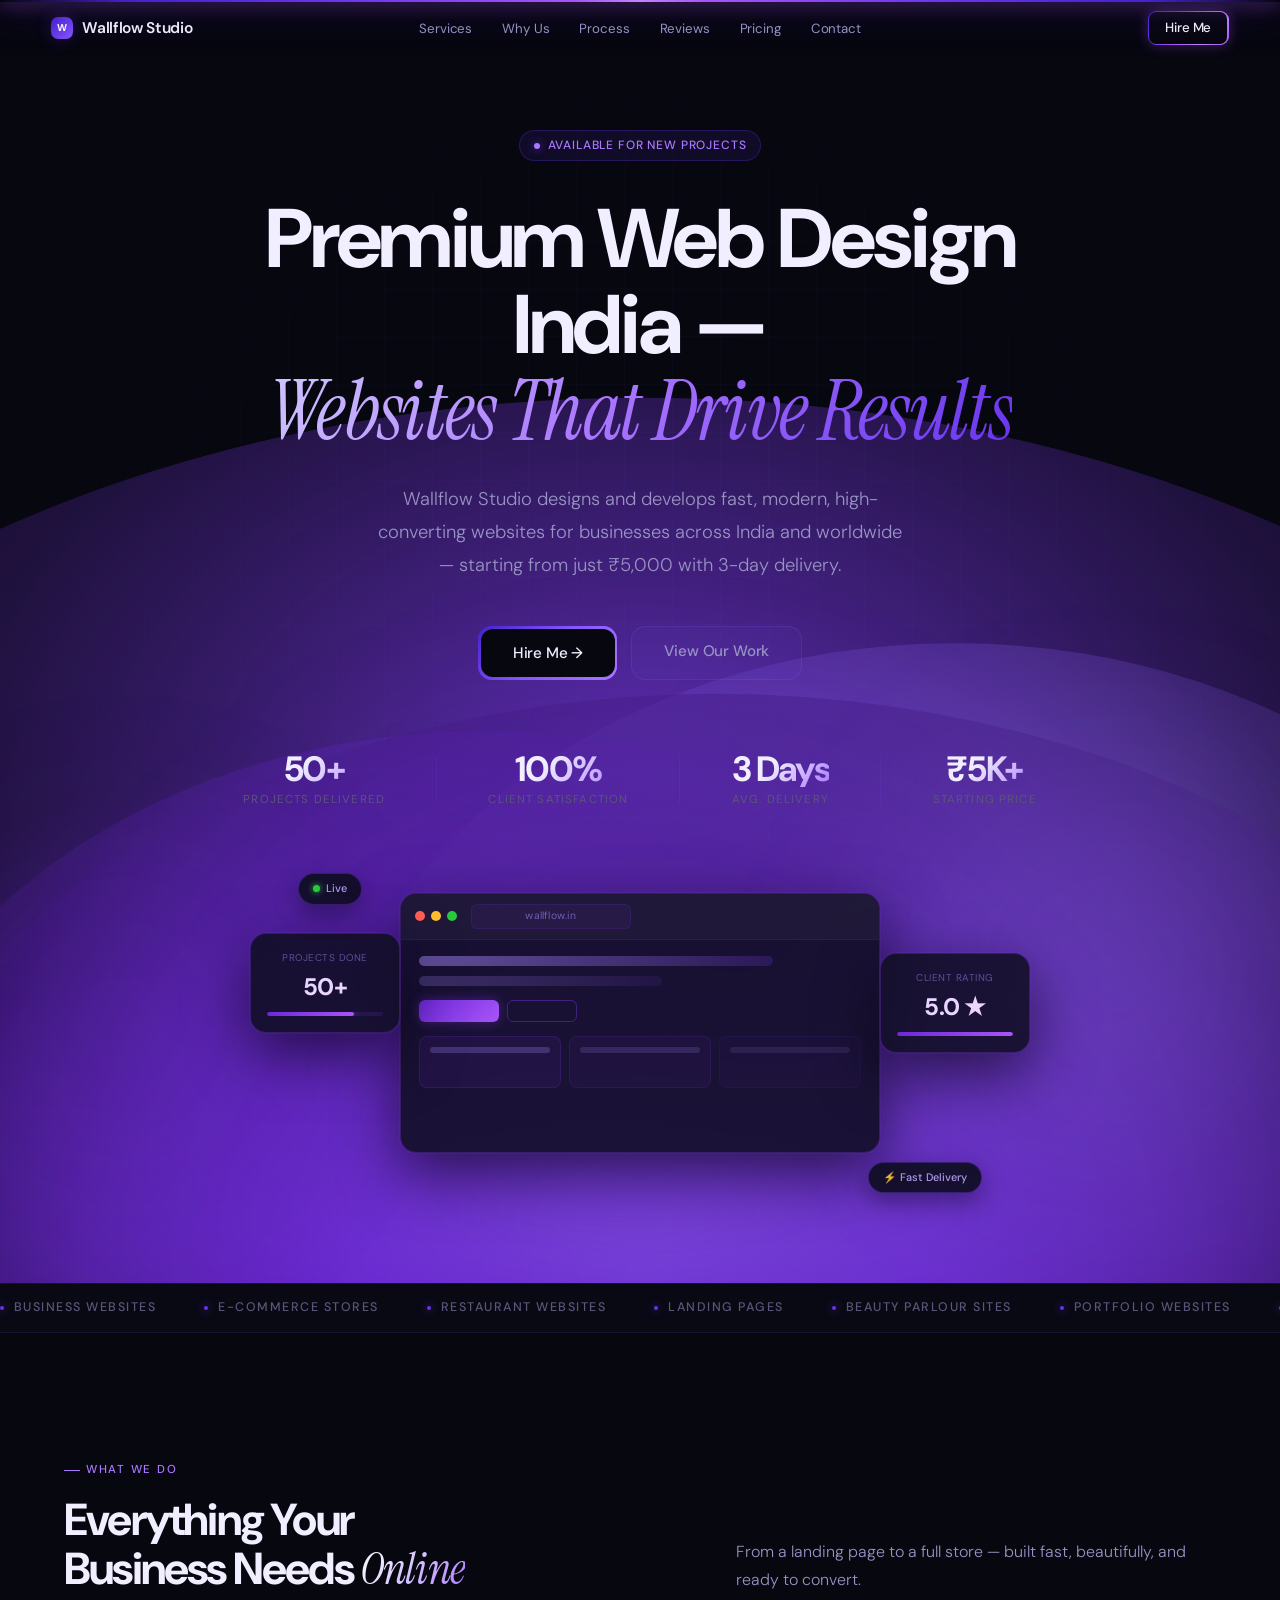
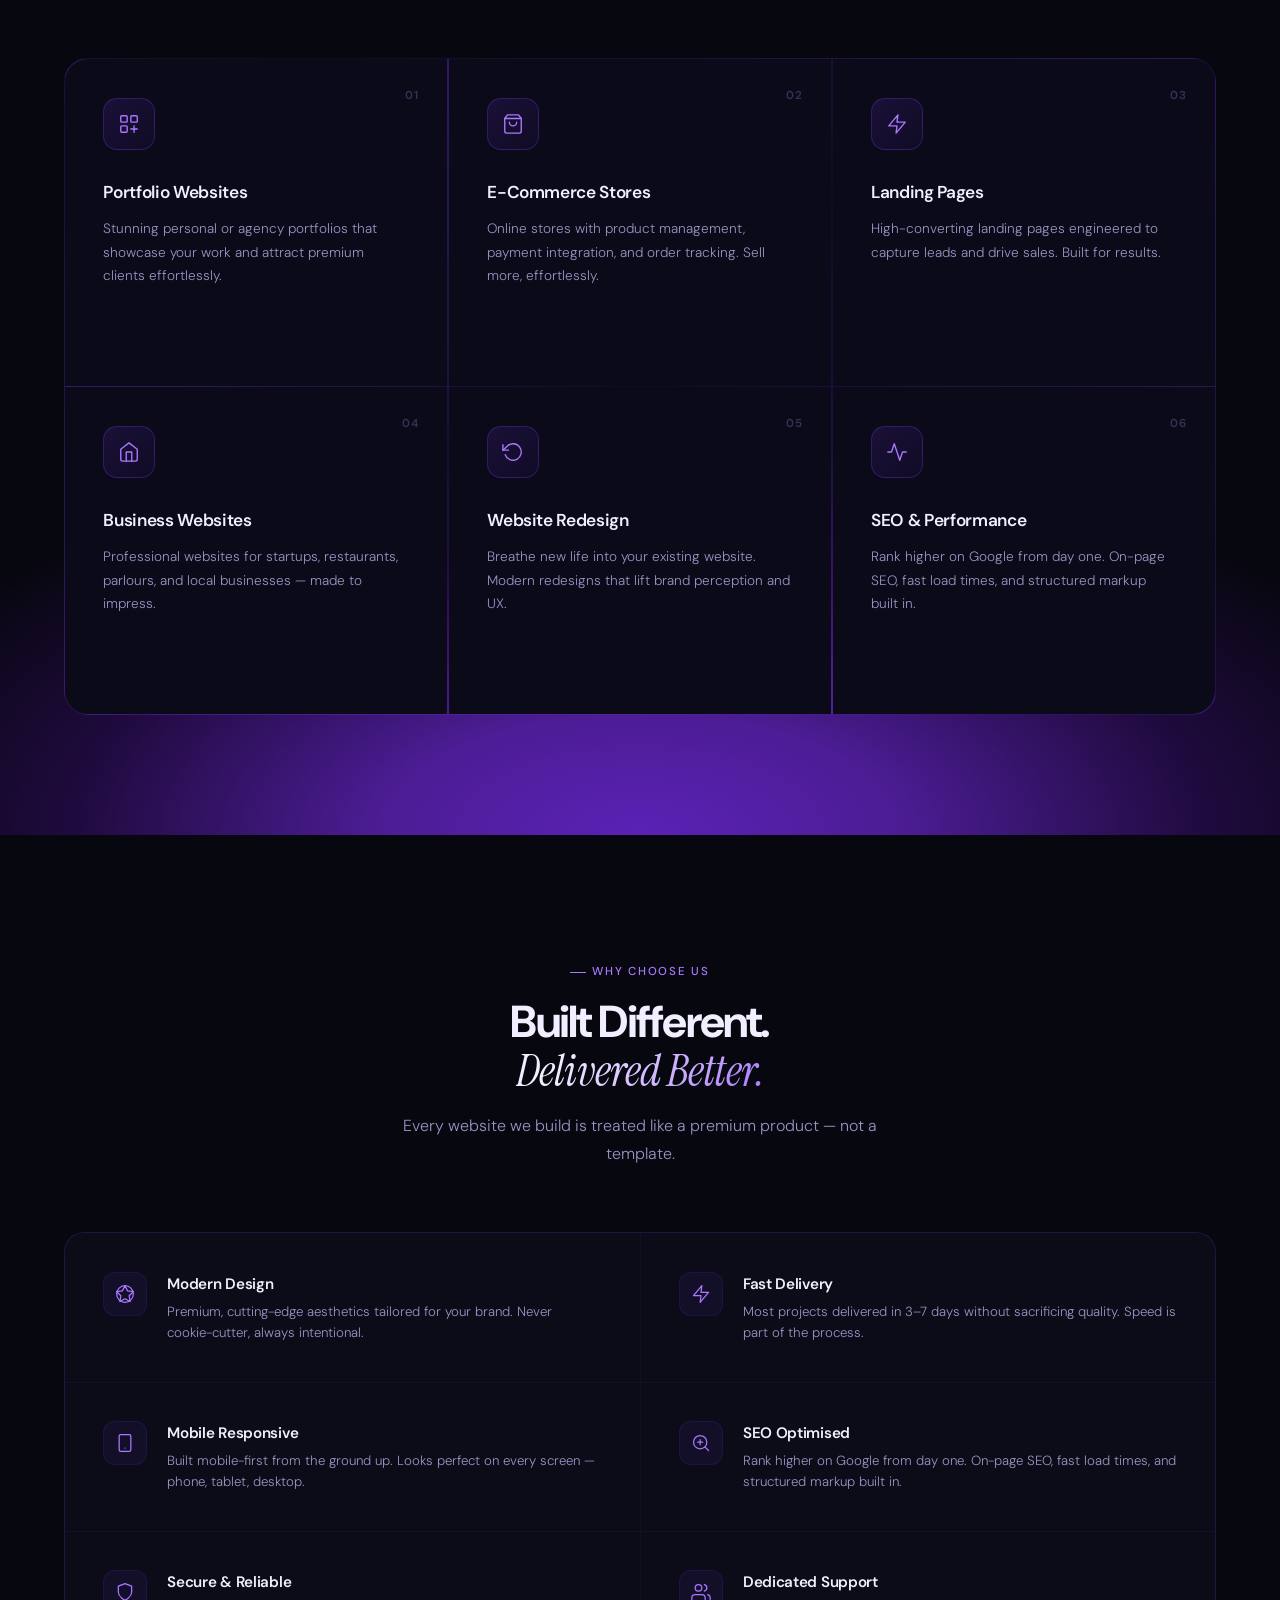
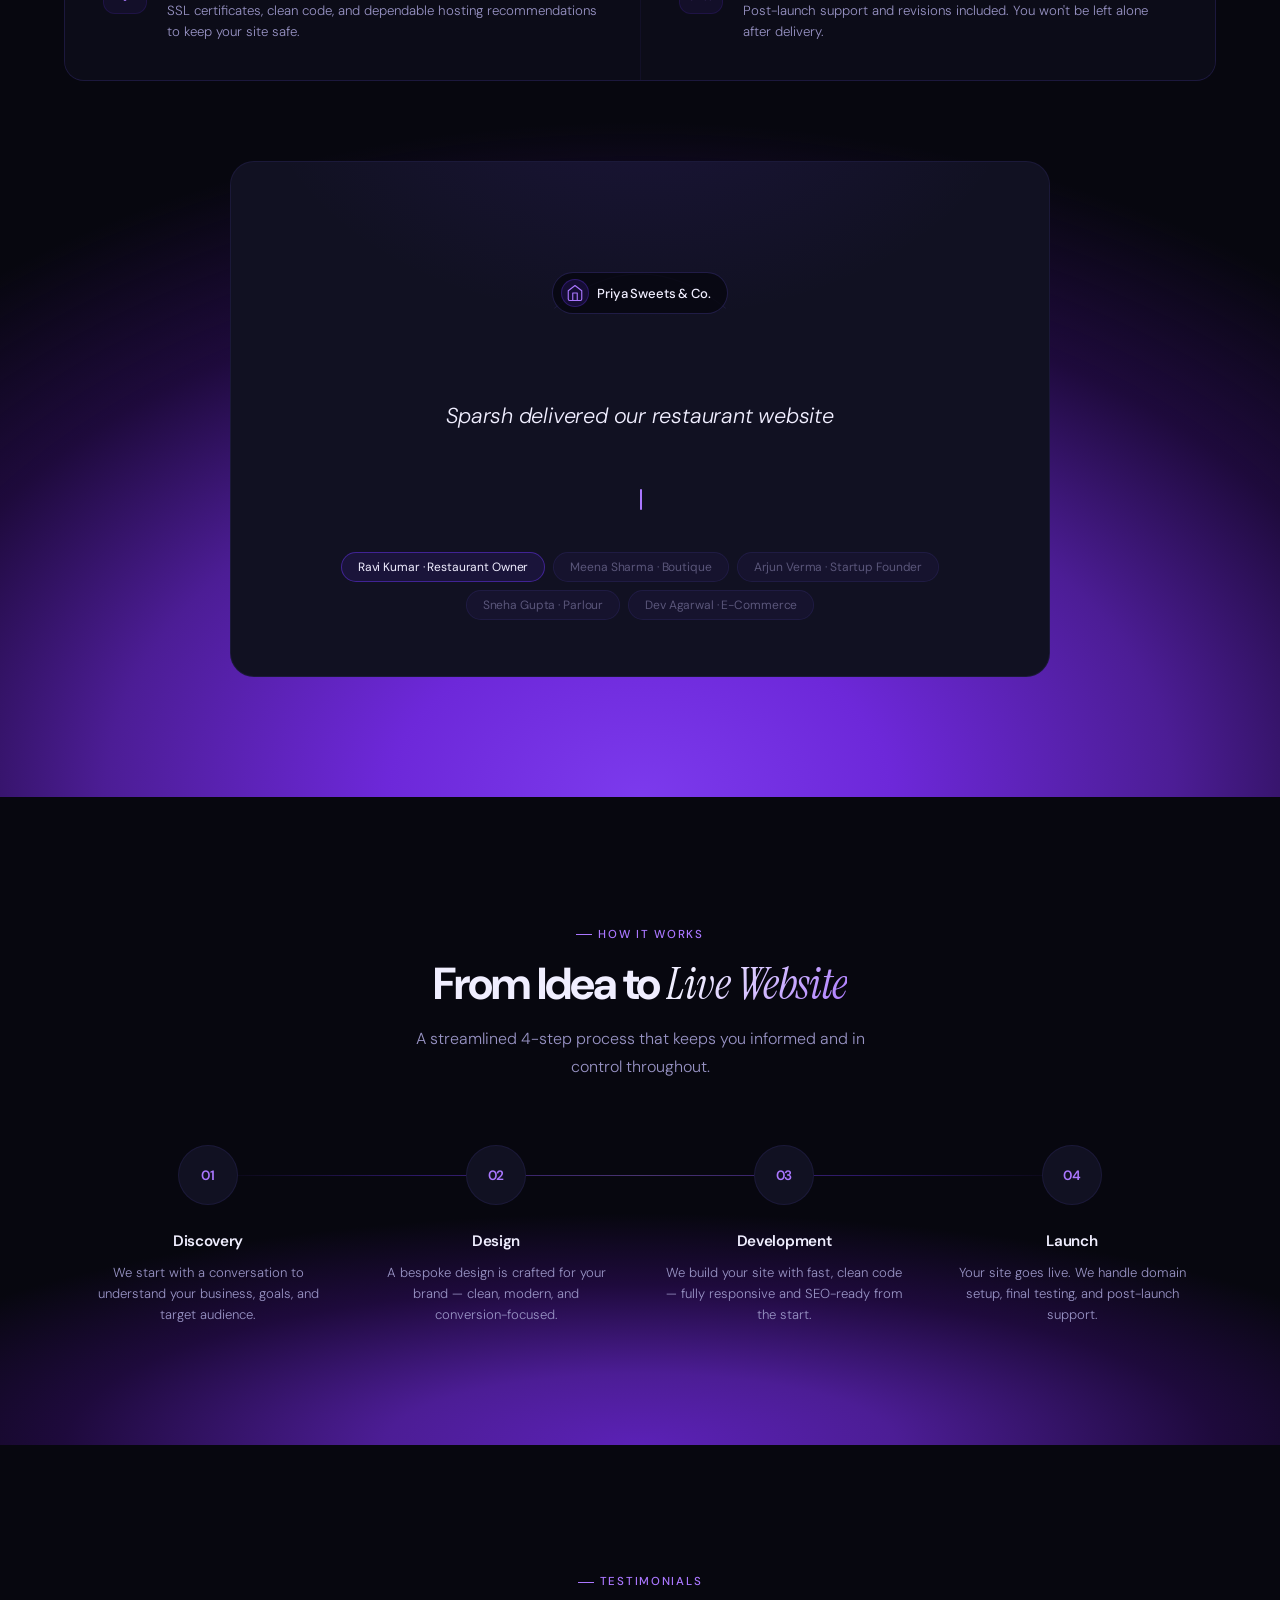
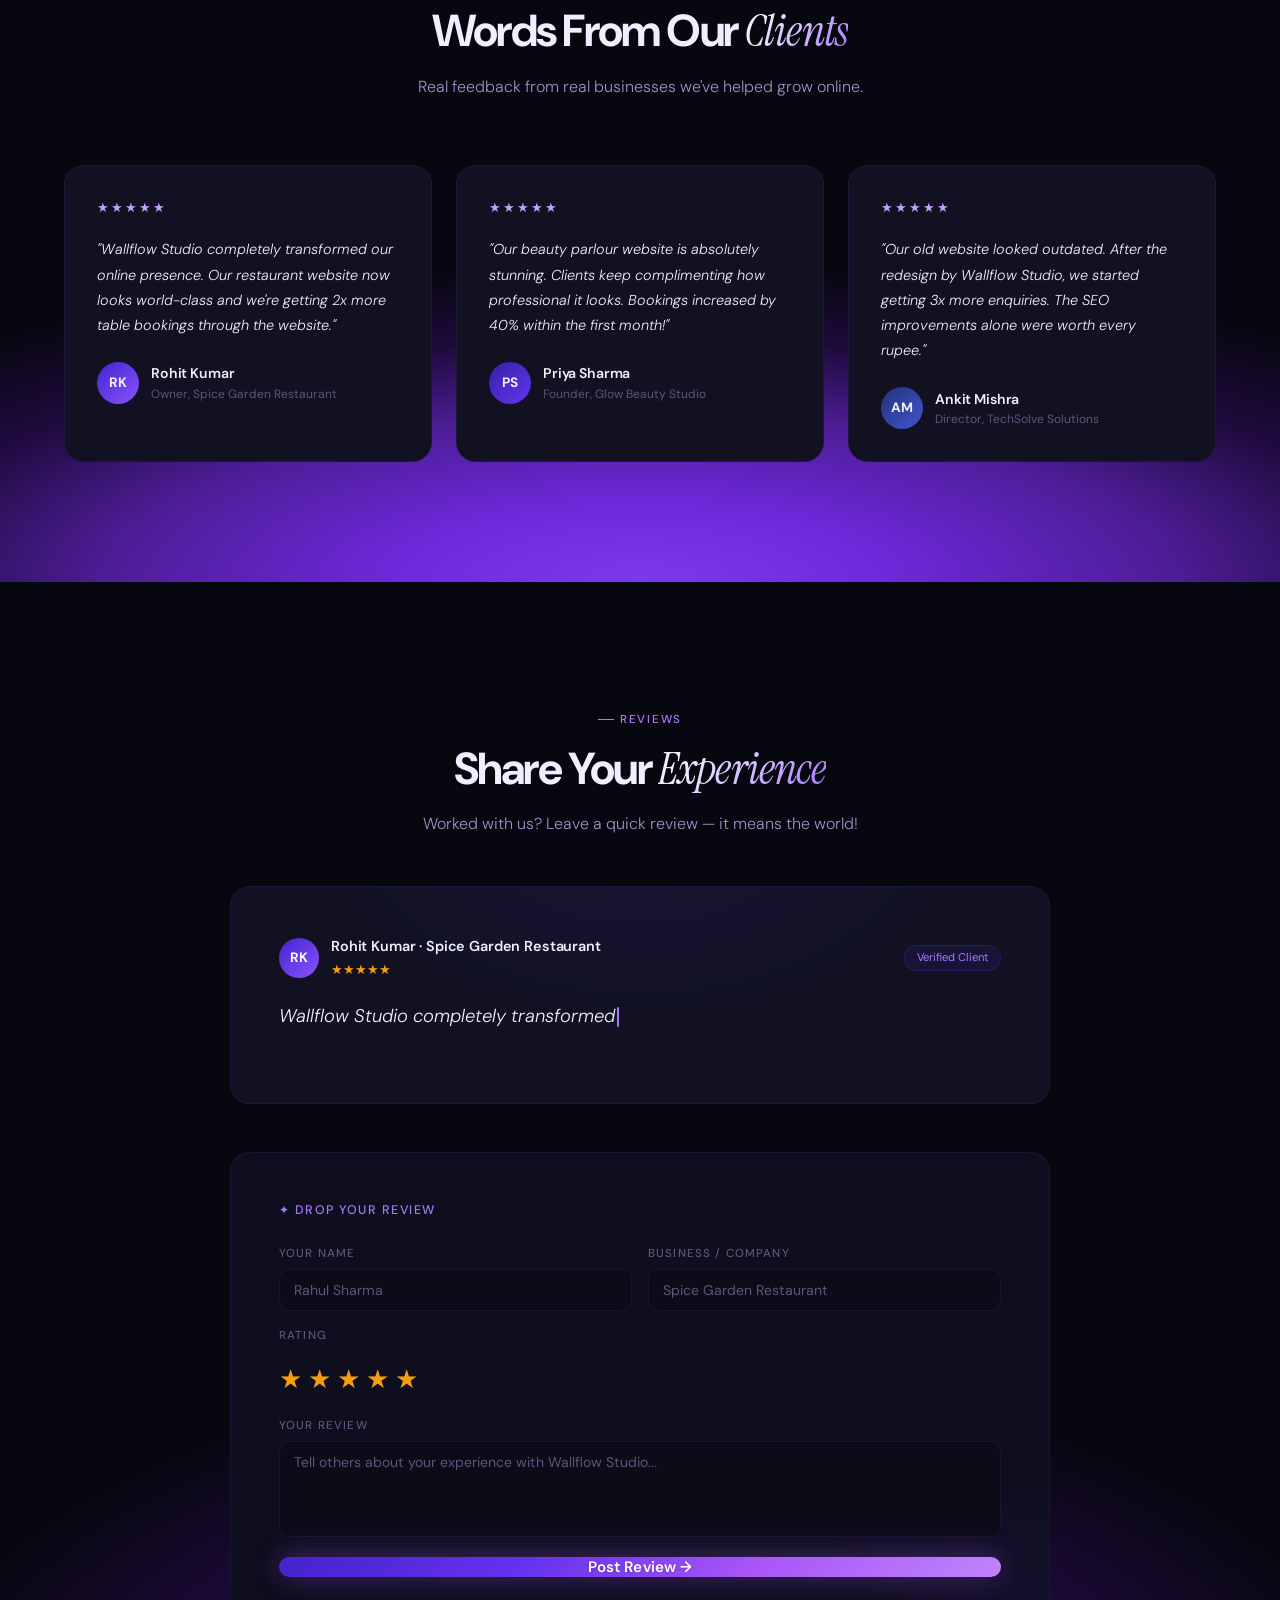
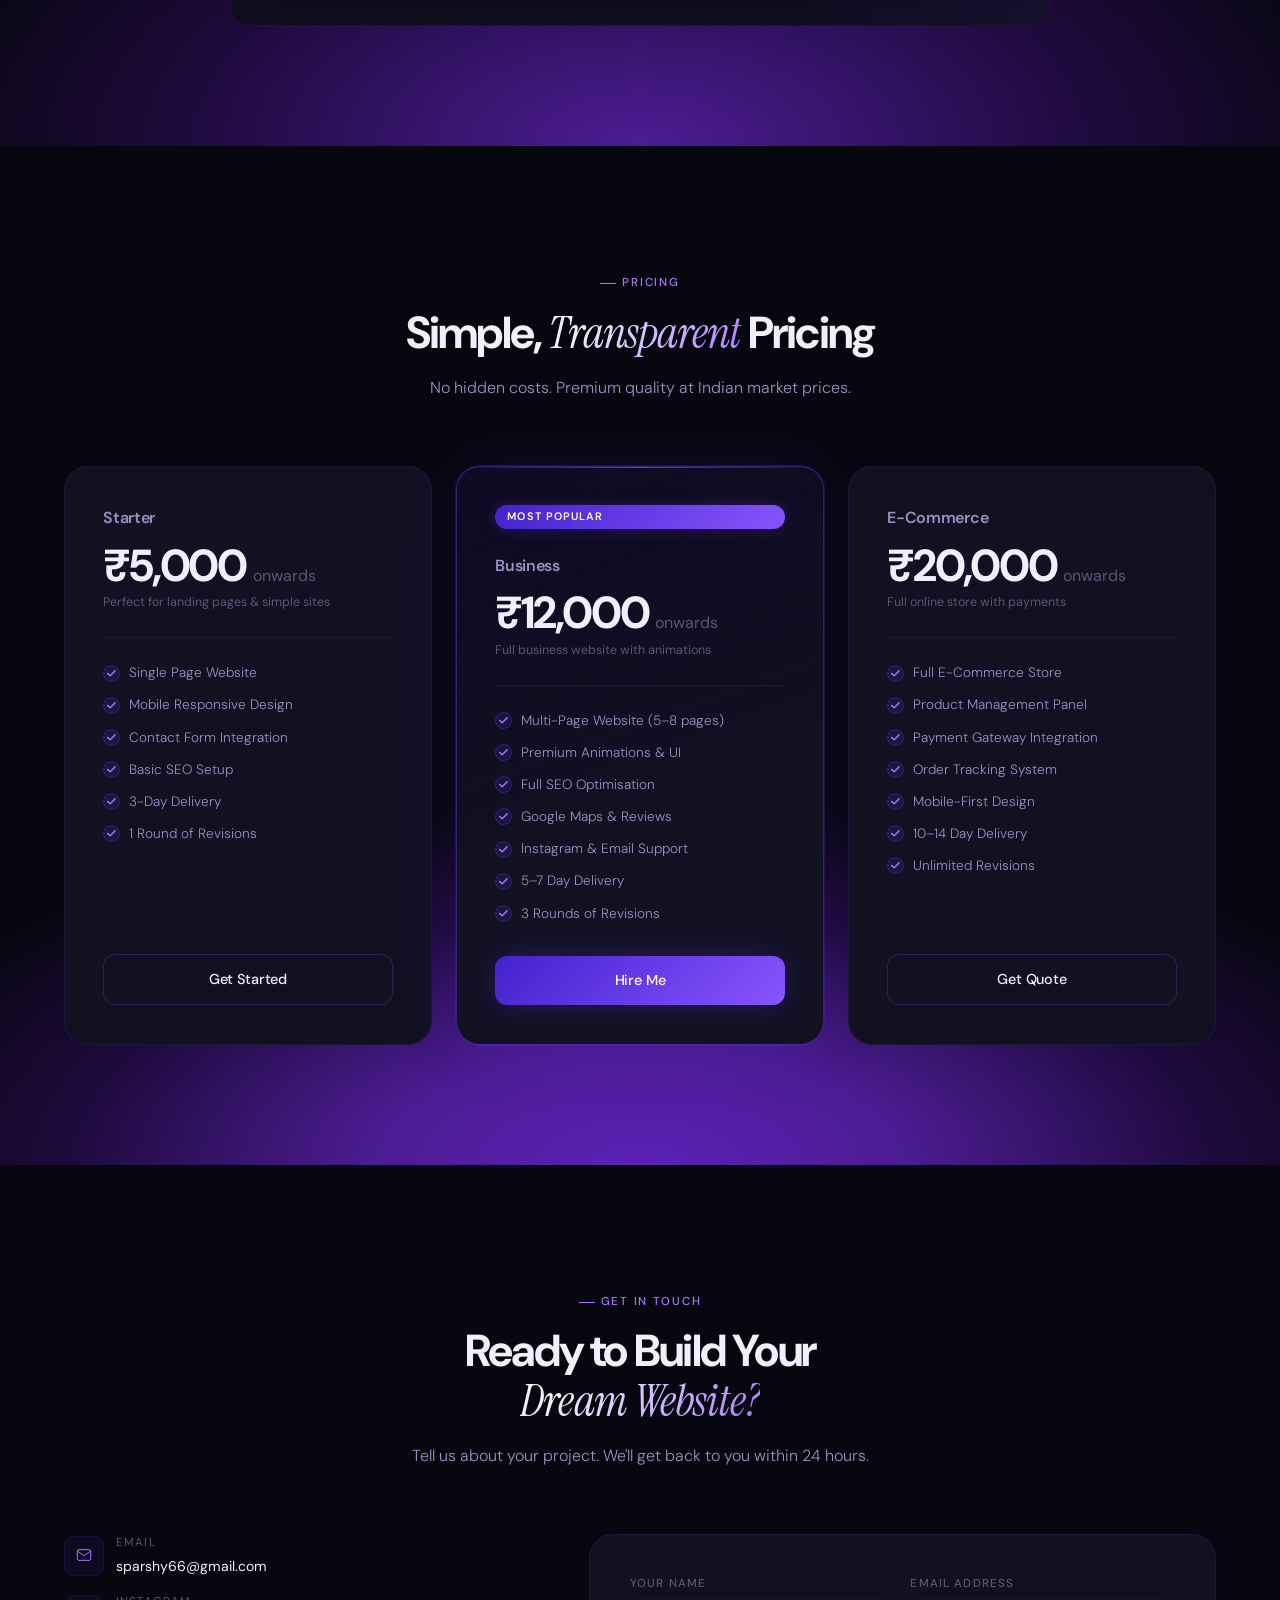
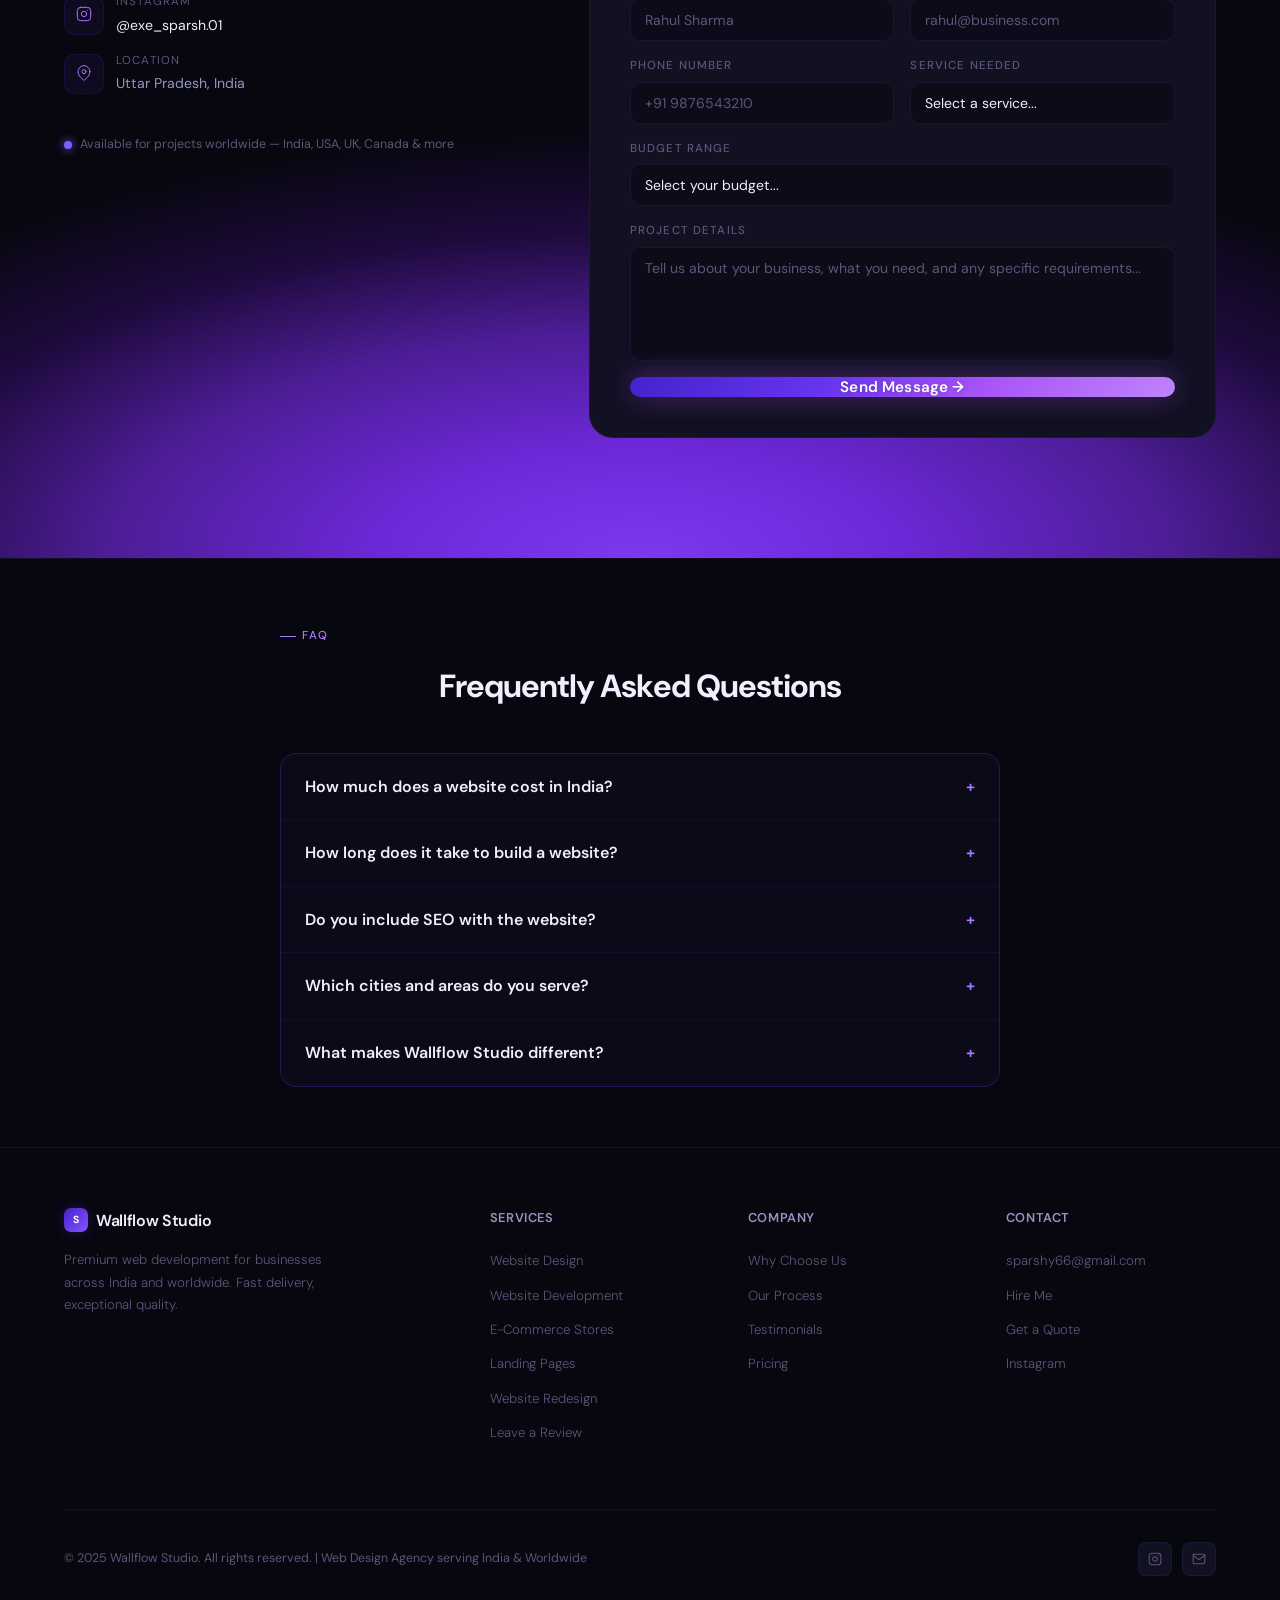
<file: wallflow-seo-optimized.html>
<!DOCTYPE html>
<html lang="en" itemscope itemtype="https://schema.org/ProfessionalService">
<head>
<meta charset="UTF-8">
<meta name="viewport" content="width=device-width, initial-scale=1.0">

<!-- robots.txt reminder: ensure /robots.txt exists on server allowing all crawlers -->
<!-- sitemap.xml reminder: ensure /sitemap.xml exists on server -->

<!-- SVG favicon — shown in modern browsers (Chrome, Firefox, Edge) -->
<link rel="icon" type="image/svg+xml" href="data:image/svg+xml,%3Csvg xmlns='http://www.w3.org/2000/svg' viewBox='0 0 64 64'%3E%3Cdefs%3E%3ClinearGradient id='g' x1='0%25' y1='0%25' x2='100%25' y2='100%25'%3E%3Cstop offset='0%25' stop-color='%234422cc'/%3E%3Cstop offset='50%25' stop-color='%236633ee'/%3E%3Cstop offset='100%25' stop-color='%23a855f7'/%3E%3C/linearGradient%3E%3C/defs%3E%3Crect width='64' height='64' rx='14' fill='url(%23g)'/%3E%3Ctext x='32' y='46' font-family='Arial Black,Arial,sans-serif' font-size='36' font-weight='900' fill='white' text-anchor='middle' letter-spacing='-2'%3EW%3C/text%3E%3C/svg%3E">
<!-- PNG fallback favicon for older browsers -->
<link rel="icon" type="image/png" sizes="32x32" href="data:image/svg+xml,%3Csvg xmlns='http://www.w3.org/2000/svg' viewBox='0 0 64 64'%3E%3Cdefs%3E%3ClinearGradient id='g' x1='0%25' y1='0%25' x2='100%25' y2='100%25'%3E%3Cstop offset='0%25' stop-color='%234422cc'/%3E%3Cstop offset='100%25' stop-color='%23a855f7'/%3E%3C/linearGradient%3E%3C/defs%3E%3Crect width='64' height='64' rx='14' fill='url(%23g)'/%3E%3Ctext x='32' y='46' font-family='Arial Black,Arial,sans-serif' font-size='36' font-weight='900' fill='white' text-anchor='middle'%3EW%3C/text%3E%3C/svg%3E">
<!-- Apple Touch Icon (iPhone/iPad home screen) -->
<link rel="apple-touch-icon" sizes="180x180" href="data:image/svg+xml,%3Csvg xmlns='http://www.w3.org/2000/svg' viewBox='0 0 180 180'%3E%3Cdefs%3E%3ClinearGradient id='g' x1='0%25' y1='0%25' x2='100%25' y2='100%25'%3E%3Cstop offset='0%25' stop-color='%234422cc'/%3E%3Cstop offset='50%25' stop-color='%236633ee'/%3E%3Cstop offset='100%25' stop-color='%23a855f7'/%3E%3C/linearGradient%3E%3C/defs%3E%3Crect width='180' height='180' rx='38' fill='url(%23g)'/%3E%3Ctext x='90' y='128' font-family='Arial Black,Arial,sans-serif' font-size='100' font-weight='900' fill='white' text-anchor='middle' letter-spacing='-4'%3EW%3C/text%3E%3C/svg%3E">
<!-- Microsoft Tiles -->
<meta name="msapplication-TileColor" content="#6633ee">
<meta name="msapplication-TileImage" content="data:image/svg+xml,%3Csvg xmlns='http://www.w3.org/2000/svg' viewBox='0 0 144 144'%3E%3Crect width='144' height='144' fill='%236633ee'/%3E%3Ctext x='72' y='104' font-family='Arial Black,Arial,sans-serif' font-size='80' font-weight='900' fill='white' text-anchor='middle'%3EW%3C/text%3E%3C/svg%3E">

<!-- ═══ PRIMARY SEO ═══ -->
<title>Wallflow Studio | Web Design & Development India — From ₹5,000</title>
<meta name="description" content="Wallflow Studio builds premium, high-converting websites for businesses across India and worldwide. Web design, e-commerce, landing pages & SEO from ₹5,000. Fast 3-day delivery. Serving Delhi, Mumbai, Bangalore, Lucknow, and clients in USA, UK, Canada, Australia.">

<meta name="author" content="Sparsh — Wallflow Studio">
<meta name="robots" content="index, follow, max-snippet:-1, max-image-preview:large, max-video-preview:-1">
<meta name="googlebot" content="index, follow">
<meta name="theme-color" content="#6633ee">
<meta name="mobile-web-app-capable" content="yes">
<meta name="apple-mobile-web-app-capable" content="yes">
<meta name="apple-mobile-web-app-status-bar-style" content="black-translucent">
<meta name="apple-mobile-web-app-title" content="Wallflow Studio">
<meta name="application-name" content="Wallflow Studio">
<link rel="canonical" href="https://wallflow.in/">
<link rel="sitemap" type="application/xml" title="Sitemap" href="https://wallflow.in/sitemap.xml">

<!-- ═══ OPEN GRAPH (Facebook, WhatsApp, LinkedIn) ═══ -->
<meta property="og:type" content="website">
<meta property="og:url" content="https://wallflow.in/">
<meta property="og:site_name" content="Wallflow Studio">
<meta property="og:title" content="Wallflow Studio | Affordable Premium Web Design for Businesses Worldwide — From ₹5,000">
<meta property="og:description" content="We build fast, modern, high-converting websites for businesses across India and worldwide. E-commerce stores, landing pages, portfolios & SEO from ₹5,000. 3-day delivery. Serving all of India + USA, UK, Canada, Australia.">
<meta property="og:image" content="https://wallflow.in/og-image.jpg">
<meta property="og:image:width" content="1200">
<meta property="og:image:height" content="630">
<meta property="og:image:alt" content="Wallflow Studio — Premium Web Design Agency India & Worldwide">
<meta property="og:locale" content="en_IN">
<meta property="og:locale:alternate" content="en_US">
<meta property="og:locale:alternate" content="en_GB">
<meta property="og:locale:alternate" content="hi_IN">

<!-- ═══ TWITTER / X CARD ═══ -->
<meta name="twitter:card" content="summary_large_image">
<meta name="twitter:site" content="@wallflowstudio">
<meta name="twitter:creator" content="@wallflowstudio">
<meta name="twitter:title" content="Wallflow Studio | Affordable Web Design Worldwide — From ₹5,000">
<meta name="twitter:description" content="Premium websites for businesses in India, USA, UK, Canada & Australia. E-commerce, landing pages & SEO from ₹5,000. 3-day delivery. 100% client satisfaction.">
<meta name="twitter:image" content="https://wallflow.in/og-image.jpg">

<!-- ═══ GEO / LOCAL + GLOBAL SEO ═══ -->
<meta name="geo.region" content="IN-UP">
<meta name="geo.placename" content="Lucknow, Uttar Pradesh, India">
<meta name="geo.position" content="26.8467;80.9462">
<meta name="ICBM" content="26.8467, 80.9462">

<!-- ═══ STRUCTURED DATA — LocalBusiness (enhanced) ═══ -->
<script type="application/ld+json">
{
  "@context": "https://schema.org",
  "@type": ["ProfessionalService", "LocalBusiness"],
  "@id": "https://wallflow.in/#business",
  "name": "Wallflow Studio",
  "alternateName": ["Wallflow Web Studio", "Wallflow", "Sparsh Web Studio"],
  "description": "Wallflow Studio is a premium web design and development agency serving businesses across India and worldwide. We build high-converting websites, e-commerce stores, landing pages and provide SEO services for businesses in Delhi, Mumbai, Bangalore, Chennai, Hyderabad, Kolkata, Pune, Ahmedabad, Lucknow, Gorakhpur and clients in USA, UK, Canada & Australia. Starting from ₹5,000 with 3-day delivery.",
  "url": "https://wallflow.in",
  "telephone": "+91-7985XXXXXX",
  "email": "sparshy66@gmail.com",
  "priceRange": "₹₹",
  "currenciesAccepted": "INR, USD, GBP, CAD, AUD",
  "paymentAccepted": "Cash, UPI, Bank Transfer, NEFT, PayPal, Wise, Payoneer",
  "foundingDate": "2024",
  "slogan": "Premium Websites That Drive Results — Worldwide",
  "logo": {
    "@type": "ImageObject",
    "url": "https://wallflow.in/logo.png",
    "width": 512,
    "height": 512
  },
  "image": "https://wallflow.in/og-image.jpg",
  "areaServed": [
    {"@type": "Country", "name": "India"},
    {"@type": "Country", "name": "United States"},
    {"@type": "Country", "name": "United Kingdom"},
    {"@type": "Country", "name": "Canada"},
    {"@type": "Country", "name": "Australia"},
    {"@type": "Country", "name": "United Arab Emirates"},
    {"@type": "Country", "name": "Singapore"},
    {"@type": "State",   "name": "Uttar Pradesh"},
    {"@type": "State",   "name": "Maharashtra"},
    {"@type": "State",   "name": "Karnataka"},
    {"@type": "State",   "name": "Tamil Nadu"},
    {"@type": "State",   "name": "Telangana"},
    {"@type": "State",   "name": "West Bengal"},
    {"@type": "State",   "name": "Gujarat"},
    {"@type": "State",   "name": "Rajasthan"},
    {"@type": "State",   "name": "Punjab"},
    {"@type": "State",   "name": "Delhi"},
    {"@type": "City",    "name": "New Delhi"},
    {"@type": "City",    "name": "Mumbai"},
    {"@type": "City",    "name": "Bangalore"},
    {"@type": "City",    "name": "Chennai"},
    {"@type": "City",    "name": "Hyderabad"},
    {"@type": "City",    "name": "Kolkata"},
    {"@type": "City",    "name": "Pune"},
    {"@type": "City",    "name": "Ahmedabad"},
    {"@type": "City",    "name": "Jaipur"},
    {"@type": "City",    "name": "Surat"},
    {"@type": "City",    "name": "Lucknow"},
    {"@type": "City",    "name": "Gorakhpur"},
    {"@type": "City",    "name": "Varanasi"},
    {"@type": "City",    "name": "Kanpur"},
    {"@type": "City",    "name": "Agra"},
    {"@type": "City",    "name": "Noida"},
    {"@type": "City",    "name": "Gurgaon"},
    {"@type": "City",    "name": "Chandigarh"},
    {"@type": "City",    "name": "Indore"},
    {"@type": "City",    "name": "Bhopal"},
    {"@type": "City",    "name": "Nagpur"},
    {"@type": "City",    "name": "Patna"},
    {"@type": "City",    "name": "Kochi"},
    {"@type": "City",    "name": "Coimbatore"},
    {"@type": "City",    "name": "Bhubaneswar"},
    {"@type": "City",    "name": "Guwahati"},
    {"@type": "City",    "name": "Dehradun"},
    {"@type": "City",    "name": "Amritsar"},
    {"@type": "City",    "name": "Visakhapatnam"}
  ],
  "address": {
    "@type": "PostalAddress",
    "addressLocality": "Lucknow",
    "addressRegion": "Uttar Pradesh",
    "postalCode": "226001",
    "addressCountry": "IN"
  },
  "openingHoursSpecification": {
    "@type": "OpeningHoursSpecification",
    "dayOfWeek": ["Monday","Tuesday","Wednesday","Thursday","Friday","Saturday","Sunday"],
    "opens": "09:00",
    "closes": "21:00"
  },
  "hasOfferCatalog": {
    "@type": "OfferCatalog",
    "name": "Web Design Services",
    "itemListElement": [
      {"@type":"Offer","itemOffered":{"@type":"Service","name":"Portfolio Websites","description":"Stunning personal or agency portfolios that showcase your work and attract premium clients."},"price":"5000","priceCurrency":"INR"},
      {"@type":"Offer","itemOffered":{"@type":"Service","name":"E-Commerce Stores","description":"Online stores with product management, payment integration and order tracking."},"price":"20000","priceCurrency":"INR"},
      {"@type":"Offer","itemOffered":{"@type":"Service","name":"Landing Pages","description":"High-converting landing pages engineered to capture leads and drive sales."},"price":"5000","priceCurrency":"INR"},
      {"@type":"Offer","itemOffered":{"@type":"Service","name":"Business Websites","description":"Professional websites for startups, restaurants, parlours and local businesses."},"price":"12000","priceCurrency":"INR"},
      {"@type":"Offer","itemOffered":{"@type":"Service","name":"Website Redesign","description":"Modern redesigns that lift brand perception and UX."},"price":"8000","priceCurrency":"INR"},
      {"@type":"Offer","itemOffered":{"@type":"Service","name":"SEO & Performance Optimization","description":"On-page SEO, fast load times and structured markup built in."},"price":"5000","priceCurrency":"INR"}
    ]
  },
  "aggregateRating": {
    "@type": "AggregateRating",
    "ratingValue": "5.0",
    "reviewCount": "50",
    "bestRating": "5",
    "worstRating": "1"
  },
  "review": [
    {
      "@type": "Review",
      "author": {"@type": "Person", "name": "Rohit Kumar"},
      "reviewRating": {"@type": "Rating", "ratingValue": "5", "bestRating": "5"},
      "reviewBody": "Wallflow Studio completely transformed our online presence. Our restaurant website now looks world-class and we're getting 2x more table bookings.",
      "datePublished": "2025-03-15"
    },
    {
      "@type": "Review",
      "author": {"@type": "Person", "name": "Priya Sharma"},
      "reviewRating": {"@type": "Rating", "ratingValue": "5", "bestRating": "5"},
      "reviewBody": "Our beauty parlour website is absolutely stunning. Bookings increased by 40% within the first month!",
      "datePublished": "2025-04-02"
    }
  ],
  "sameAs": [
    "https://www.instagram.com/exe_sparsh.01",
    "https://wallflow.in"
  ]
}
</script>

<!-- ═══ STRUCTURED DATA — WebSite + Sitelinks Searchbox ═══ -->
<script type="application/ld+json">
{
  "@context": "https://schema.org",
  "@type": "WebSite",
  "@id": "https://wallflow.in/#website",
  "url": "https://wallflow.in",
  "name": "Wallflow Studio",
  "description": "Premium Web Design & Development Agency serving all of India and worldwide. Websites from ₹5,000. Delhi, Mumbai, Bangalore, Chennai, Hyderabad, Kolkata + USA, UK, Canada, Australia.",
  "inLanguage": "en-IN",
  "publisher": {
    "@type": "Organization",
    "name": "Wallflow Studio",
    "logo": {"@type": "ImageObject", "url": "https://wallflow.in/og-image.jpg"}
  },
  "potentialAction": {
    "@type": "SearchAction",
    "target": "https://wallflow.in/?s={search_term_string}",
    "query-input": "required name=search_term_string"
  }
}
</script>

<!-- ═══ STRUCTURED DATA — FAQPage ═══ -->
<script type="application/ld+json">
{
  "@context": "https://schema.org",
  "@type": "FAQPage",
  "mainEntity": [
    {
      "@type": "Question",
      "name": "How much does a website cost in India?",
      "acceptedAnswer": {"@type": "Answer", "text": "Wallflow Studio builds websites starting at ₹5,000. Pricing depends on the type of website — landing pages, business sites, portfolios, or full e-commerce stores. Contact us for a free custom quote tailored to your business."}
    },
    {
      "@type": "Question",
      "name": "How long does it take to build a website?",
      "acceptedAnswer": {"@type": "Answer", "text": "Our average delivery time is 3 days for standard websites. Complex e-commerce or custom projects may take 5–10 days depending on requirements. We always deliver on time."}
    },
    {
      "@type": "Question",
      "name": "Do you provide SEO with the website?",
      "acceptedAnswer": {"@type": "Answer", "text": "Yes, all websites built by Wallflow Studio include on-page SEO, fast load times, structured markup, and mobile optimization built in from day one — at no extra charge."}
    },
    {
      "@type": "Question",
      "name": "Which areas do you serve?",
      "acceptedAnswer": {"@type": "Answer", "text": "Wallflow Studio serves clients across all of India — Delhi, Mumbai, Bangalore, Chennai, Hyderabad, Kolkata, Pune, Ahmedabad, Jaipur, Lucknow, Gorakhpur, Noida, Gurgaon, Chandigarh, and every other city. We also work with clients internationally in USA, UK, Canada, Australia, UAE, and Singapore. All work is done 100% remotely with seamless communication via Instagram and email."}
    },
    {
      "@type": "Question",
      "name": "What makes Wallflow Studio different from other web designers?",
      "acceptedAnswer": {"@type": "Answer", "text": "We treat every website like a premium product — not a template. You get fast 3-day delivery, 100% custom design, on-page SEO built in, Instagram & email support, and a website built to convert visitors into customers. No hidden charges, no compromises."}
    },
    {
      "@type": "Question",
      "name": "Do you build e-commerce websites in India?",
      "acceptedAnswer": {"@type": "Answer", "text": "Yes! We build complete e-commerce stores with product management, UPI and card payment gateway integration, order tracking, and mobile-first design. Starting at ₹20,000."}
    }
  ]
}
</script>

<!-- ═══ STRUCTURED DATA — WebPage ═══ -->
<script type="application/ld+json">
{
  "@context": "https://schema.org",
  "@type": "WebPage",
  "@id": "https://wallflow.in/#webpage",
  "url": "https://wallflow.in/",
  "name": "Wallflow Studio | Web Design & Development India — From ₹5,000",
  "description": "Premium web design and development agency in India. Affordable websites starting at ₹5,000 with 3-day delivery. Serving all of India + USA, UK, Canada, Australia.",
  "isPartOf": {"@id": "https://wallflow.in/#website"},
  "about": {"@id": "https://wallflow.in/#business"},
  "inLanguage": "en-IN",
  "breadcrumb": {"@id": "https://wallflow.in/#breadcrumb"}
}
</script>

<!-- ═══ STRUCTURED DATA — BreadcrumbList ═══ -->
<script type="application/ld+json">
{
  "@context": "https://schema.org",
  "@type": "BreadcrumbList",
  "@id": "https://wallflow.in/#breadcrumb",
  "itemListElement": [
    {"@type":"ListItem","position":1,"name":"Home","item":"https://wallflow.in/"},
    {"@type":"ListItem","position":2,"name":"Services","item":"https://wallflow.in/#services"},
    {"@type":"ListItem","position":3,"name":"Why Us","item":"https://wallflow.in/#why"},
    {"@type":"ListItem","position":4,"name":"Process","item":"https://wallflow.in/#process"},
    {"@type":"ListItem","position":5,"name":"Testimonials","item":"https://wallflow.in/#testimonials"},
    {"@type":"ListItem","position":6,"name":"Reviews","item":"https://wallflow.in/#reviews"},
    {"@type":"ListItem","position":7,"name":"Pricing","item":"https://wallflow.in/#pricing"},
    {"@type":"ListItem","position":8,"name":"FAQ","item":"https://wallflow.in/#faq"},
    {"@type":"ListItem","position":9,"name":"Contact","item":"https://wallflow.in/#contact"}
  ]
}
</script>

<!-- ═══ STRUCTURED DATA — Person (founder) ═══ -->
<script type="application/ld+json">
{
  "@context": "https://schema.org",
  "@type": "Person",
  "name": "Sparsh",
  "jobTitle": "Web Designer & Developer",
  "worksFor": {"@type": "Organization", "name": "Wallflow Studio"},
  "url": "https://wallflow.in",
  "email": "sparshy66@gmail.com",
  "address": {"@type": "PostalAddress", "addressRegion": "Uttar Pradesh", "addressCountry": "IN"},
  "knowsAbout": ["Web Design", "Web Development", "SEO", "E-Commerce", "Landing Pages", "UI/UX Design"]
}
</script>

<!-- ═══ PERFORMANCE ═══ -->
<link rel="preconnect" href="https://fonts.googleapis.com">
<link rel="preconnect" href="https://fonts.gstatic.com" crossorigin>
<link rel="dns-prefetch" href="https://fonts.googleapis.com">
<link rel="preload" as="style" href="https://fonts.googleapis.com/css2?family=Instrument+Serif:ital@0;1&family=DM+Sans:ital,opsz,wght@0,9..40,300;0,9..40,400;0,9..40,500;0,9..40,600;0,9..40,700;1,9..40,300&display=swap">
<link href="https://fonts.googleapis.com/css2?family=Instrument+Serif:ital@0;1&family=DM+Sans:ital,opsz,wght@0,9..40,300;0,9..40,400;0,9..40,500;0,9..40,600;0,9..40,700;1,9..40,300&display=swap" rel="stylesheet">

<style>
:root {
  /* Evervault-exact palette */
  --bg:       #07070f;
  --bg2:      #0c0c18;
  --card:     #111122;
  --card2:    #0e0e1e;
  --border:   rgba(120,100,255,0.1);
  --border2:  rgba(120,100,255,0.22);
  --text:     #f0eeff;
  --text2:    #9893c4;
  --text3:    #5a567a;
  --purple:   #6633ee;
  --purple2:  #8855ff;
  --purple3:  #aa77ff;
  --violet:   #4422cc;
  --p-glow:   rgba(102,51,238,0.28);
  --p-glow2:  rgba(102,51,238,0.12);
  --p-glow3:  rgba(102,51,238,0.06);
}

*,*::before,*::after{box-sizing:border-box;margin:0;padding:0}
html{scroll-behavior:smooth}
body{
  background:var(--bg);
  color:var(--text);
  font-family:'DM Sans',-apple-system,sans-serif;
  font-size:16px;
  line-height:1.6;
  overflow-x:hidden;
  -webkit-font-smoothing:antialiased;
}

/* ══════════════════════════════════════════
   EVERVAULT BACKGROUND SYSTEM
   Deep space: layered mesh gradients + 
   grain noise + subtle grid + glowing orbs
   ══════════════════════════════════════════ */

/* Global grain texture overlay */
body::before {
  content:'';
  position:fixed;inset:0;z-index:0;
  pointer-events:none;
  background-image:url("data:image/svg+xml,%3Csvg viewBox='0 0 512 512' xmlns='http://www.w3.org/2000/svg'%3E%3Cfilter id='noise'%3E%3CfeTurbulence type='fractalNoise' baseFrequency='0.9' numOctaves='4' stitchTiles='stitch'/%3E%3C/filter%3E%3Crect width='100%25' height='100%25' filter='url(%23noise)' opacity='1'/%3E%3C/svg%3E");
  background-size:200px 200px;
  opacity:0.025;
}

/* Plain dark body — each section has its own purple gradient */
body{
  background: #07070f;
}

/* Global mesh gradient overlay */
body::after {
  content:'';
  position:fixed;inset:0;z-index:0;
  pointer-events:none;
  background: radial-gradient(ellipse 60% 25% at 50% 100%, rgba(124,58,237,0.12) 0%, transparent 70%);
}

/* Subtle dot grid */
.global-grid {
  position:fixed;inset:0;z-index:0;pointer-events:none;
  background-image:radial-gradient(circle, rgba(130,100,255,0.18) 1px, transparent 1px);
  background-size:36px 36px;
  mask-image:radial-gradient(ellipse 100% 100% at 50% 0%, black 0%, transparent 80%);
  -webkit-mask-image:radial-gradient(ellipse 100% 100% at 50% 0%, black 0%, transparent 80%);
}

/* All content sits above the bg layers */
nav,section,footer,.marquee-wrap,.mobile-menu,.scroll-bar {
  position:relative;z-index:1;
}

/* SVG FILTERS */
.svg-filters{position:absolute;width:0;height:0;overflow:hidden}

/* Skip link for accessibility/SEO */
.skip-link{
  position:absolute;top:-100px;left:16px;
  background:var(--purple);color:#fff;
  padding:8px 16px;border-radius:8px;
  font-size:0.85rem;font-weight:600;
  z-index:9999;text-decoration:none;
  transition:top 0.2s;
}
.skip-link:focus{top:16px;}

/* ── SCROLL PROGRESS ── */
.scroll-bar{
  position:fixed;top:0;left:0;height:1.5px;
  background:linear-gradient(90deg,var(--violet),var(--purple),var(--purple3));
  width:0%;z-index:1001;transition:width 0.1s linear;
  box-shadow:0 0 12px var(--purple);
}

/* ── NAV ── */
nav{
  position:fixed;top:0;left:0;right:0;z-index:100;
  height:56px;
  display:flex;align-items:center;justify-content:space-between;
  padding:0 max(24px, 4vw);
  background:rgba(7,7,15,0.75);
  backdrop-filter:saturate(160%) blur(24px);
  -webkit-backdrop-filter:saturate(160%) blur(24px);
  border-bottom:none;
  transition:background 0.3s;
}
/* Glowing gradient line at top of nav — exact purple from screenshot */
nav#navbar::before{
  content:"";
  position:absolute;top:0;left:0;right:0;
  height:1.5px;
  background:linear-gradient(90deg,
    transparent 0%,
    #4422cc 10%,
    #6633ee 25%,
    #a855f7 45%,
    #c084fc 50%,
    #a855f7 55%,
    #6633ee 75%,
    #4422cc 90%,
    transparent 100%
  );
  box-shadow:0 0 18px 2px rgba(168,85,247,0.55), 0 0 40px 4px rgba(102,51,238,0.3);
  z-index:1;
}
.nav-logo{
  font-size:0.97rem;font-weight:600;letter-spacing:-0.02em;
  color:var(--text);text-decoration:none;
  display:flex;align-items:center;gap:9px;
}
.nav-logo-mark{
  width:22px;height:22px;border-radius:7px;
  background:linear-gradient(135deg,var(--violet),var(--purple2));
  display:flex;align-items:center;justify-content:center;
  font-size:0.62rem;font-weight:700;color:#fff;
  flex-shrink:0;
  box-shadow:0 0 16px var(--p-glow);
}
.nav-links{
  display:flex;gap:0;list-style:none;
  position:absolute;left:50%;transform:translateX(-50%);
}
.nav-links a{
  color:var(--text2);text-decoration:none;
  font-size:0.83rem;font-weight:400;
  padding:6px 15px;border-radius:8px;
  transition:color 0.2s,background 0.2s;letter-spacing:-0.01em;
}
.nav-links a:hover{color:var(--text);background:rgba(102,51,238,0.1)}

/* Hire Me nav button */
.nav-hire{
  position:relative;padding:1.5px;
  background:linear-gradient(135deg,#4422cc,#6633ee,#a855f7,#c084fc,#a855f7);
  border-radius:9px;transition:all 0.4s ease;text-decoration:none;
  display:inline-flex;
  box-shadow:0 0 14px rgba(168,85,247,0.35);
}
.nav-hire::before{
  content:"";position:absolute;inset:0;
  border-radius:9px;z-index:-1;filter:blur(0);
  transition:filter 0.4s ease;
  background:linear-gradient(135deg,#4422cc,#a855f7);
}
.nav-hire:hover::before{filter:blur(14px);}
.nav-hire:hover{box-shadow:0 0 28px rgba(168,85,247,0.6);}
.nav-hire-inner{
  background:var(--bg);color:var(--text);
  padding:5px 16px;border-radius:7px;
  font-size:0.83rem;font-weight:500;letter-spacing:-0.01em;
  white-space:nowrap;
}

/* Mobile hamburger */
.nav-hamburger{
  display:none;flex-direction:column;gap:5px;cursor:pointer;
  background:none;border:none;padding:4px;
}
.nav-hamburger span{
  display:block;width:22px;height:1.5px;
  background:var(--text2);border-radius:2px;
  transition:all 0.3s;
}
.mobile-menu{
  display:none;position:fixed;top:56px;left:0;right:0;bottom:0;
  background:rgba(7,7,15,0.97);backdrop-filter:blur(40px);
  z-index:99;padding:40px 24px;
  flex-direction:column;gap:0;
}
.mobile-menu.open{display:flex}
.mobile-menu a{
  color:var(--text2);text-decoration:none;font-size:1.6rem;
  font-weight:300;letter-spacing:-0.03em;
  padding:14px 0;border-bottom:1px solid var(--border);
  transition:color 0.2s;
}
.mobile-menu a:hover{color:var(--text)}
.mobile-menu .m-cta{margin-top:auto;padding-top:32px;border-bottom:none;}

/* ── HERO ── */
#hero{
  min-height:100vh;
  display:flex;flex-direction:column;
  align-items:center;justify-content:center;
  text-align:center;
  padding:130px max(24px,5vw) 90px;
  position:relative;overflow:hidden;
  background:
    radial-gradient(ellipse 120% 60% at 50% 100%, #7c3aed 0%, #6d28d9 18%, #4c1d95 36%, #1e0a3c 55%, transparent 72%),
    #07070f;
}

/* Hero animated canvas background */
#heroCanvas{
  position:absolute;inset:0;width:100%;height:100%;
  z-index:0;opacity:0.85;
  pointer-events:none;
}

/* Hero-specific extra orbs for depth */
.hero-orb-layer{position:absolute;inset:0;z-index:0;pointer-events:none}
.hero-orb{
  position:absolute;border-radius:50%;
  filter:blur(100px);
}
.hero-orb-1{
  width:110%;height:55%;
  background:radial-gradient(ellipse at 50% 100%, rgba(167,139,250,0.22) 0%, rgba(124,58,237,0.1) 40%, transparent 70%);
  bottom:0;left:-5%;
  filter:blur(30px);
  border-radius:0;
  animation:orbFloat1 14s ease-in-out infinite alternate;
}
.hero-orb-2{
  width:500px;height:500px;
  background:radial-gradient(ellipse,rgba(167,139,250,0.18),transparent 70%);
  bottom:60px;right:-80px;
  animation:orbFloat2 18s ease-in-out infinite alternate;
}
.hero-orb-3{
  width:400px;height:400px;
  background:radial-gradient(ellipse,rgba(124,58,237,0.2),transparent 70%);
  bottom:60px;left:-80px;
  animation:orbFloat3 16s ease-in-out infinite alternate;
}
@keyframes orbFloat1{from{transform:translateX(-50%) translateY(0)}to{transform:translateX(-50%) translateY(70px)}}
@keyframes orbFloat2{from{transform:translateY(0)}to{transform:translateY(-50px)}}
@keyframes orbFloat3{from{transform:translateY(0)}to{transform:translateY(40px)}}

/* Subtle radial vignette grid in hero */
.hero-grid{
  position:absolute;inset:0;z-index:0;
  background-image:
    linear-gradient(rgba(120,100,255,0.04) 1px,transparent 1px),
    linear-gradient(90deg,rgba(120,100,255,0.04) 1px,transparent 1px);
  background-size:48px 48px;
  mask-image:radial-gradient(ellipse 75% 65% at 50% 40%, black 10%, transparent 100%);
  -webkit-mask-image:radial-gradient(ellipse 75% 65% at 50% 40%, black 10%, transparent 100%);
}

.hero-eyebrow{
  display:inline-flex;align-items:center;gap:8px;
  background:rgba(102,51,238,0.1);
  border:1px solid rgba(102,51,238,0.28);
  color:var(--purple3);font-size:0.75rem;font-weight:500;
  padding:5px 14px;border-radius:100px;
  margin-bottom:2.2rem;letter-spacing:0.07em;text-transform:uppercase;
  z-index:1;animation:fadeUp 0.9s ease both;
}
.hero-eyebrow::before{
  content:'';width:6px;height:6px;border-radius:50%;
  background:var(--purple3);box-shadow:0 0 10px var(--purple);
  animation:blinkDot 2.2s ease-in-out infinite;
}
@keyframes blinkDot{0%,100%{opacity:1}50%{opacity:0.25}}

.hero-headline{
  font-size:clamp(2.8rem,6.5vw,6rem);
  font-weight:700;line-height:1.03;letter-spacing:-0.04em;
  max-width:900px;z-index:1;
  animation:fadeUp 0.9s 0.08s ease both;
}
.hero-headline em{
  font-style:italic;
  font-family:'Instrument Serif',serif;
  font-weight:400;letter-spacing:-0.02em;
  background:linear-gradient(125deg,#d0c8ff 0%,var(--purple3) 45%,var(--purple) 100%);
  -webkit-background-clip:text;-webkit-text-fill-color:transparent;
  background-clip:text;
}
.hero-sub{
  font-size:clamp(1rem,1.6vw,1.15rem);color:var(--text2);
  max-width:540px;margin-top:1.8rem;line-height:1.78;
  font-weight:300;z-index:1;
  animation:fadeUp 0.9s 0.16s ease both;
}
.hero-actions{
  display:flex;gap:14px;flex-wrap:wrap;justify-content:center;
  margin-top:2.8rem;z-index:1;
  animation:fadeUp 0.9s 0.24s ease both;
}

/* Primary CTA — gradient border */
.btn-primary{
  position:relative;padding:2.5px;
  background:linear-gradient(135deg,var(--violet),var(--purple2),var(--purple3));
  border-radius:14px;text-decoration:none;display:inline-flex;cursor:pointer;
  transition:all 0.4s ease;
}
.btn-primary::before{
  content:"";position:absolute;inset:0;
  border-radius:14px;z-index:-1;filter:blur(0);
  background:linear-gradient(135deg,var(--violet),var(--purple2));
  transition:filter 0.4s ease;
}
.btn-primary:hover::before{filter:blur(18px);}
.btn-primary-inner{
  background:var(--bg);color:var(--text);
  padding:12px 32px;border-radius:12px;
  font-size:0.95rem;font-weight:500;
  letter-spacing:-0.01em;white-space:nowrap;
  font-family:'DM Sans',sans-serif;
}

/* Secondary CTA — ghost with glow border lines */
.btn-ghost{
  position:relative;cursor:pointer;border:none;
  display:inline-flex;text-decoration:none;
  background:rgba(120,100,255,0.05);
  border:1px solid rgba(120,100,255,0.18);
  color:var(--text2);
  padding:12px 32px;
  font-size:0.95rem;font-weight:500;
  font-family:'DM Sans',sans-serif;
  letter-spacing:-0.01em;
  border-radius:14px;
  transition:all 0.3s ease;
}
.btn-ghost:hover{
  background:rgba(120,100,255,0.1);
  border-color:rgba(120,100,255,0.35);
  color:var(--text);
  box-shadow:0 0 24px var(--p-glow2);
}

.hero-stats{
  display:flex;gap:clamp(2rem,4vw,4rem);flex-wrap:wrap;
  justify-content:center;margin-top:4.5rem;z-index:1;
  animation:fadeUp 0.9s 0.32s ease both;
}
.stat-item{text-align:center}
.stat-num{
  font-size:clamp(1.6rem,3vw,2.2rem);font-weight:700;
  letter-spacing:-0.04em;line-height:1;
  background:linear-gradient(135deg,var(--text) 40%,var(--purple3));
  -webkit-background-clip:text;-webkit-text-fill-color:transparent;
  background-clip:text;
}
.stat-label{font-size:0.72rem;color:var(--text3);text-transform:uppercase;letter-spacing:0.1em;margin-top:4px;}
.stat-divider{width:1px;background:var(--border);align-self:stretch;margin:4px 0;}

/* ── MARQUEE ── */
.marquee-wrap{
  border-top:1px solid var(--border);
  border-bottom:1px solid var(--border);
  padding:14px 0;overflow:hidden;
  background:rgba(12,12,24,0.6);
}
.marquee-track{display:flex;width:max-content;gap:3rem;animation:marquee 28s linear infinite;}
.marquee-item{
  display:flex;align-items:center;gap:10px;
  font-size:0.78rem;color:var(--text3);
  text-transform:uppercase;letter-spacing:0.12em;
  white-space:nowrap;font-weight:500;
}
.marquee-sep{width:4px;height:4px;border-radius:50%;background:var(--purple);flex-shrink:0;box-shadow:0 0 8px var(--purple);}
@keyframes marquee{from{transform:translateX(0)}to{transform:translateX(-50%)}}

/* ── SECTION BASE ── */
section{padding:clamp(80px,10vw,120px) max(24px,5vw)}
.section-tag{
  display:inline-flex;align-items:center;gap:6px;
  font-size:0.72rem;font-weight:500;text-transform:uppercase;
  letter-spacing:0.15em;color:var(--purple3);
  margin-bottom:1rem;
}
.section-tag::before{content:'';width:16px;height:1px;background:var(--purple3)}
.section-title{
  font-size:clamp(1.8rem,3.5vw,3rem);font-weight:700;
  letter-spacing:-0.04em;line-height:1.1;max-width:680px;
}
.section-title em{
  font-style:italic;font-family:'Instrument Serif',serif;
  font-weight:400;letter-spacing:-0.02em;
  background:linear-gradient(125deg,var(--text) 20%,var(--purple3));
  -webkit-background-clip:text;-webkit-text-fill-color:transparent;
  background-clip:text;
}
.section-sub{color:var(--text2);font-size:1rem;max-width:480px;margin-top:1rem;line-height:1.75;font-weight:300;}

/* ── SERVICES ── */
#services{
  background:
    radial-gradient(ellipse 100% 55% at 50% 100%, #5b21b6 0%, #4c1d95 20%, #1e0a3c 45%, transparent 65%),
    #07070f;
}
.services-intro{
  display:flex;justify-content:space-between;align-items:flex-end;
  gap:2rem;flex-wrap:wrap;margin-bottom:4rem;
}
/* New premium services grid */
.services-grid{
  display:grid;
  grid-template-columns:repeat(3,1fr);
  gap:1.5px;
  background:linear-gradient(135deg,rgba(124,58,237,0.35),rgba(76,29,149,0.15),rgba(124,58,237,0.35));
  border-radius:24px;overflow:hidden;
  border:1.5px solid transparent;
  position:relative;
}
.services-grid::before{
  content:'';position:absolute;inset:0;border-radius:24px;
  background:linear-gradient(135deg,rgba(124,58,237,0.3),transparent 50%,rgba(109,40,217,0.2));
  pointer-events:none;z-index:0;
}
.svc-card{
  background:#0a0a18;
  padding:clamp(28px,3vw,42px);
  position:relative;overflow:hidden;
  transition:background 0.4s ease, transform 0.3s ease;
  cursor:default;
  display:flex;flex-direction:column;gap:0;
}
/* Number label top-right */
.svc-card::after{
  content:attr(data-num);
  position:absolute;top:28px;right:28px;
  font-size:0.72rem;font-weight:600;letter-spacing:0.08em;
  color:rgba(167,139,250,0.3);
  font-family:'DM Sans',sans-serif;
}
/* Radial glow on hover */
.svc-card::before{
  content:'';position:absolute;
  width:280px;height:280px;border-radius:50%;
  background:radial-gradient(circle, rgba(124,58,237,0.18) 0%, transparent 70%);
  top:-80px;left:-60px;
  opacity:0;transition:opacity 0.5s ease, transform 0.5s ease;
  pointer-events:none;
}
.svc-card:hover{ background:#0d0d22; }
.svc-card:hover::before{ opacity:1; transform:scale(1.2); }

.svc-icon{
  width:52px;height:52px;border-radius:14px;
  background:linear-gradient(135deg,rgba(124,58,237,0.15),rgba(76,29,149,0.1));
  border:1px solid rgba(124,58,237,0.3);
  display:flex;align-items:center;justify-content:center;
  font-size:1.3rem;margin-bottom:1.8rem;
  transition:all 0.35s ease;
  color:var(--purple3);
  position:relative;z-index:1;
  box-shadow:0 0 0 rgba(124,58,237,0);
}
.svc-card:hover .svc-icon{
  background:linear-gradient(135deg,rgba(124,58,237,0.3),rgba(109,40,217,0.2));
  border-color:rgba(167,139,250,0.5);
  box-shadow:0 0 20px rgba(124,58,237,0.4), 0 0 40px rgba(124,58,237,0.15);
  transform:scale(1.08);
}
.svc-name{
  font-size:1.08rem;font-weight:600;letter-spacing:-0.02em;
  margin-bottom:0.7rem;
  position:relative;z-index:1;
  transition:color 0.3s;
}
.svc-card:hover .svc-name{ color:#c4b5fd; }
.svc-desc{
  color:var(--text2);font-size:0.85rem;line-height:1.7;font-weight:300;
  position:relative;z-index:1;flex:1;
}
.svc-arrow{
  position:relative;z-index:1;
  margin-top:1.8rem;
  width:32px;height:32px;border-radius:50%;
  background:rgba(124,58,237,0.1);
  border:1px solid rgba(124,58,237,0.2);
  display:flex;align-items:center;justify-content:center;
  color:var(--purple3);font-size:0.85rem;
  opacity:0;transition:all 0.35s ease;
  transform:translateY(6px);
}
.svc-card:hover .svc-arrow{
  opacity:1;transform:translateY(0);
  background:rgba(124,58,237,0.22);
  border-color:rgba(167,139,250,0.45);
  box-shadow:0 0 14px rgba(124,58,237,0.3);
}

/* ── WHY CHOOSE US ── */
#why{
  background:
    radial-gradient(ellipse 110% 60% at 50% 100%, #7c3aed 0%, #6d28d9 18%, #4c1d95 38%, #1e0a3c 55%, transparent 72%),
    #07070f;
}
.why-grid{
  display:grid;grid-template-columns:repeat(2,1fr);
  gap:1px;background:var(--border);
  border:1px solid var(--border);border-radius:20px;
  overflow:hidden;margin-top:4rem;
}
.why-item{
  background:var(--bg2);padding:clamp(24px,3vw,40px);
  display:flex;gap:20px;align-items:flex-start;
  transition:background 0.3s;position:relative;overflow:hidden;
}
.why-item::after{
  content:'';position:absolute;inset:0;
  background:radial-gradient(ellipse 200px 200px at 0% 100%, rgba(102,51,238,0.08),transparent 70%);
  opacity:0;transition:opacity 0.5s;
}
.why-item:hover{background:var(--card2)}
.why-item:hover::after{opacity:1}
.why-icon{
  width:44px;height:44px;border-radius:12px;
  background:rgba(102,51,238,0.08);
  border:1px solid rgba(102,51,238,0.15);
  display:flex;align-items:center;justify-content:center;
  font-size:1.2rem;flex-shrink:0;transition:all 0.3s;
  color:var(--purple3);
}
.why-item:hover .why-icon{
  background:rgba(102,51,238,0.18);
  box-shadow:0 0 20px var(--p-glow2);
}
.why-text h4{font-size:0.95rem;font-weight:600;letter-spacing:-0.02em;margin-bottom:0.3rem;}
.why-text p{color:var(--text2);font-size:0.83rem;line-height:1.6;font-weight:300}

/* ── TYPING TESTIMONIAL ── */
.testi-typing-wrap{
  margin-top:5rem;
  display:flex;justify-content:center;
}
.testi-typing-inner{
  background:var(--card);
  border:1px solid var(--border);
  border-radius:24px;
  padding:clamp(40px,6vw,72px) clamp(28px,5vw,64px) clamp(36px,5vw,56px);
  max-width:820px;width:100%;
  position:relative;overflow:hidden;
  text-align:center;
}
.testi-typing-inner::before{
  content:'';position:absolute;inset:0;
  background:radial-gradient(ellipse 600px 400px at 50% -100px, rgba(102,51,238,0.12), transparent 65%);
  pointer-events:none;
}
.testi-typing-arc{
  position:relative;height:80px;margin-bottom:0.5rem;
  display:flex;align-items:flex-end;justify-content:center;
}
.arc-svg{
  position:absolute;bottom:0;left:50%;transform:translateX(-50%);
  width:320px;height:80px;
}
.testi-typing-brand{
  position:relative;z-index:1;
  display:inline-flex;align-items:center;gap:8px;
  background:rgba(7,7,15,0.8);
  border:1px solid var(--border2);
  border-radius:100px;
  padding:6px 16px 6px 8px;
  font-size:0.82rem;font-weight:500;color:var(--text);
  letter-spacing:-0.01em;
}
.testi-brand-logo{
  width:28px;height:28px;border-radius:50%;
  background:rgba(102,51,238,0.15);
  border:1px solid rgba(102,51,238,0.3);
  display:flex;align-items:center;justify-content:center;
  color:var(--purple3);flex-shrink:0;
}
.testi-typing-quote{
  font-size:clamp(1rem,2.2vw,1.35rem);
  line-height:1.72;
  color:var(--text);
  font-family:'DM Sans',sans-serif;
  font-weight:300;
  letter-spacing:-0.01em;
  min-height:6.5em;
  display:flex;align-items:center;justify-content:center;
  margin:2rem 0 0;
  font-style:italic;
}
.testi-typing-cursor{
  display:inline-block;width:2px;height:1.3em;
  background:var(--purple3);border-radius:2px;
  vertical-align:middle;margin-left:2px;
  animation:cursorBlink 0.75s step-end infinite;
  margin-top:-0.2rem;
}
@keyframes cursorBlink{0%,100%{opacity:1}50%{opacity:0}}
.testi-typing-pills{
  display:flex;flex-wrap:wrap;gap:8px;justify-content:center;
  margin-top:2.5rem;
}
.testi-pill{
  background:rgba(102,51,238,0.06);
  border:1px solid var(--border);
  border-radius:100px;
  padding:6px 16px;
  font-size:0.75rem;color:var(--text3);
  font-family:'DM Sans',sans-serif;
  font-weight:400;cursor:pointer;
  transition:all 0.25s ease;letter-spacing:-0.01em;
  white-space:nowrap;
}
.testi-pill:hover{border-color:var(--border2);color:var(--text2)}
.testi-pill.active{
  border-color:rgba(102,51,238,0.5);
  background:rgba(102,51,238,0.12);
  color:var(--text);
}

/* ── PROCESS ── */
#process{
  background:
    radial-gradient(ellipse 100% 55% at 50% 100%, #5b21b6 0%, #4c1d95 20%, #1e0a3c 45%, transparent 65%),
    #07070f;
}
.process-track{
  display:grid;grid-template-columns:repeat(4,1fr);
  gap:0;margin-top:4rem;
  position:relative;
}
.process-track::before{
  content:'';position:absolute;
  top:30px;left:12.5%;right:12.5%;height:1px;
  background:linear-gradient(90deg,transparent,var(--purple),var(--purple3),var(--purple),transparent);
  opacity:0.4;
}
.process-step{padding:0 clamp(12px,2vw,24px);text-align:center;position:relative;padding-top:0;}
.process-num{
  width:60px;height:60px;border-radius:50%;
  background:var(--card);border:1px solid var(--border);
  display:flex;align-items:center;justify-content:center;
  margin:0 auto 1.5rem;
  font-size:0.85rem;font-weight:600;color:var(--purple3);
  position:relative;z-index:1;
  transition:all 0.35s;letter-spacing:-0.01em;
}
.process-step:hover .process-num{
  background:linear-gradient(135deg,var(--violet),var(--purple2));
  color:#fff;border-color:transparent;
  box-shadow:0 0 32px var(--p-glow);
}
.process-name{font-size:0.95rem;font-weight:600;letter-spacing:-0.02em;margin-bottom:0.5rem;}
.process-desc{color:var(--text2);font-size:0.82rem;line-height:1.6;font-weight:300}

/* ── TESTIMONIALS ── */
#testimonials{
  background:
    radial-gradient(ellipse 110% 60% at 50% 100%, #7c3aed 0%, #6d28d9 18%, #4c1d95 38%, #1e0a3c 55%, transparent 72%),
    #07070f;
}
.testi-grid{display:grid;grid-template-columns:repeat(3,1fr);gap:1.5rem;margin-top:4rem;}
.testi-card{
  background:var(--card);
  border:1px solid var(--border);
  border-radius:20px;padding:2rem;
  position:relative;transition:all 0.4s ease;overflow:hidden;
}
.testi-card::before{
  content:'';position:absolute;inset:0;
  background:radial-gradient(ellipse 300px 200px at 50% -20%, rgba(102,51,238,0.1), transparent 70%);
  opacity:0;transition:opacity 0.5s;
}
.testi-card:hover{
  border-color:rgba(102,51,238,0.35);
  transform:translateY(-5px);
  box-shadow:0 28px 56px rgba(0,0,0,0.5),0 0 48px var(--p-glow2);
}
.testi-card:hover::before{opacity:1}
.testi-stars{color:#c4a3ff;font-size:0.8rem;letter-spacing:2px;margin-bottom:1.2rem;}
.testi-text{color:var(--text);font-size:0.9rem;line-height:1.75;font-weight:300;margin-bottom:1.5rem;font-style:italic;}
.testi-author{display:flex;align-items:center;gap:12px}
.testi-av{
  width:42px;height:42px;border-radius:50%;
  display:flex;align-items:center;justify-content:center;
  font-size:0.85rem;font-weight:700;flex-shrink:0;letter-spacing:-0.01em;
}
.av1{background:linear-gradient(135deg,var(--violet),var(--purple2))}
.av2{background:linear-gradient(135deg,#3322aa,#6633ee)}
.av3{background:linear-gradient(135deg,#22337a,#4455cc)}
.testi-name{font-size:0.88rem;font-weight:600;letter-spacing:-0.01em}
.testi-role{font-size:0.75rem;color:var(--text3)}

/* ── PRICING ── */
#pricing{
  background:
    radial-gradient(ellipse 100% 55% at 50% 100%, #5b21b6 0%, #4c1d95 20%, #1e0a3c 45%, transparent 65%),
    #07070f;
}
.pricing-grid{display:grid;grid-template-columns:repeat(3,1fr);gap:1.5rem;margin-top:4rem;}
.price-card{
  background:var(--card);border:1px solid var(--border);
  border-radius:24px;padding:clamp(28px,3vw,40px);
  position:relative;transition:all 0.4s ease;
  display:flex;flex-direction:column;overflow:hidden;
}
.price-card::before{
  content:'';position:absolute;top:0;left:0;right:0;height:1px;
  background:linear-gradient(90deg,transparent,var(--purple),transparent);
  opacity:0;transition:opacity 0.4s;
}
.price-card:hover:not(.featured){
  border-color:var(--border2);transform:translateY(-4px);
}
.price-card:hover::before{opacity:1}
.price-card.featured{
  border-color:rgba(102,51,238,0.45);
  background:linear-gradient(160deg,rgba(102,51,238,0.09) 0%,var(--card) 55%);
  box-shadow:0 0 70px var(--p-glow2),0 0 0 1px rgba(102,51,238,0.2);
}
.price-card.featured::before{opacity:1}
.price-popular{
  display:inline-block;
  background:linear-gradient(135deg,var(--violet),var(--purple2));
  color:#fff;
  font-size:0.68rem;font-weight:600;text-transform:uppercase;
  letter-spacing:0.1em;padding:3px 12px;border-radius:100px;
  margin-bottom:1.5rem;
  box-shadow:0 0 16px var(--p-glow);
}
.price-plan{font-size:1rem;font-weight:600;letter-spacing:-0.02em;color:var(--text2);margin-bottom:0.8rem;}
.price-amount{font-size:clamp(2rem,4vw,2.8rem);font-weight:700;letter-spacing:-0.05em;line-height:1;margin-bottom:0.3rem;}
.price-amount small{font-size:1rem;font-weight:400;color:var(--text3);letter-spacing:0;}
.price-note{font-size:0.78rem;color:var(--text3);margin-bottom:1.5rem}
.price-divider{height:1px;background:var(--border);margin-bottom:1.5rem}
.price-features{list-style:none;display:flex;flex-direction:column;gap:0.65rem;margin-bottom:2rem;flex:1;}
.price-features li{
  font-size:0.85rem;color:var(--text2);
  display:flex;align-items:center;gap:9px;font-weight:300;
}
.price-features li::before{
  content:'';width:17px;height:17px;border-radius:50%;flex-shrink:0;
  background:rgba(102,51,238,0.15);border:1px solid rgba(102,51,238,0.3);
  background-image:url("data:image/svg+xml,%3Csvg viewBox='0 0 16 16' fill='none' xmlns='http://www.w3.org/2000/svg'%3E%3Cpath d='M4 8l2.5 2.5L12 5' stroke='%23aa77ff' stroke-width='1.5' stroke-linecap='round' stroke-linejoin='round'/%3E%3C/svg%3E");
  background-repeat:no-repeat;background-position:center;
}
.price-cta{
  display:block;text-align:center;padding:13px;border-radius:12px;
  font-weight:500;font-size:0.9rem;letter-spacing:-0.01em;
  text-decoration:none;transition:all 0.25s ease;
  font-family:'DM Sans',sans-serif;
}
.featured .price-cta{
  background:linear-gradient(135deg,var(--violet),var(--purple2));
  color:#fff;
  box-shadow:0 0 28px var(--p-glow);
}
.featured .price-cta:hover{box-shadow:0 0 48px var(--p-glow);filter:brightness(1.1);}
.price-card:not(.featured) .price-cta{
  border:1px solid var(--border2);color:var(--text);
}
.price-card:not(.featured) .price-cta:hover{
  background:rgba(102,51,238,0.1);border-color:rgba(102,51,238,0.35);
}

/* ── CONTACT ── */
#contact{
  background:
    radial-gradient(ellipse 110% 60% at 50% 100%, #7c3aed 0%, #6d28d9 18%, #4c1d95 38%, #1e0a3c 55%, transparent 72%),
    #07070f;
}
.contact-wrap{
  display:grid;grid-template-columns:1fr 1.4fr;
  gap:clamp(3rem,6vw,6rem);margin-top:4rem;align-items:start;
}
.contact-info-block{position:sticky;top:80px;}
.contact-detail{display:flex;align-items:center;gap:12px;margin-bottom:1rem;font-size:0.88rem;}
.contact-icon-box{
  width:40px;height:40px;border-radius:11px;
  background:rgba(102,51,238,0.08);border:1px solid rgba(102,51,238,0.15);
  display:flex;align-items:center;justify-content:center;
  font-size:0.95rem;flex-shrink:0;
}
.contact-detail a{color:var(--text);text-decoration:none;transition:color 0.2s}
.contact-detail a:hover{color:var(--purple3)}
.contact-detail span{color:var(--text2)}
.contact-avail{
  margin-top:2rem;display:flex;align-items:center;gap:8px;
  font-size:0.78rem;color:var(--text3);
}
.avail-dot{
  width:8px;height:8px;border-radius:50%;background:#7c5fff;
  box-shadow:0 0 10px #7c5fff;flex-shrink:0;
  animation:avBlink 2.2s ease-in-out infinite;
}
@keyframes avBlink{0%,100%{opacity:1;box-shadow:0 0 8px #7c5fff}50%{opacity:0.5;box-shadow:0 0 18px #7c5fff}}
.contact-form{
  background:var(--card);border:1px solid var(--border);
  border-radius:24px;padding:clamp(24px,4vw,40px);
  display:flex;flex-direction:column;gap:1rem;
}
.form-row{display:grid;grid-template-columns:1fr 1fr;gap:1rem}
.form-group{display:flex;flex-direction:column;gap:6px}
.form-group label{font-size:0.72rem;color:var(--text3);text-transform:uppercase;letter-spacing:0.1em;font-weight:500;}
.form-group input,
.form-group textarea,
.form-group select{
  background:var(--bg2);border:1px solid var(--border);
  border-radius:10px;padding:11px 14px;color:var(--text);
  font-family:'DM Sans',sans-serif;font-size:0.88rem;
  transition:border-color 0.2s,box-shadow 0.2s;
  outline:none;resize:none;width:100%;appearance:none;
}
.form-group input:focus,
.form-group textarea:focus,
.form-group select:focus{
  border-color:var(--purple);
  box-shadow:0 0 0 3px rgba(102,51,238,0.15);
}
.form-group input::placeholder,.form-group textarea::placeholder{color:var(--text3)}
.form-group select option{background:#111122;color:var(--text)}

.submit-wrap{
  position:relative;
  background:linear-gradient(135deg,#4422cc 0%,#6633ee 35%,#a855f7 65%,#c084fc 100%);
  border-radius:14px;transition:all 0.35s ease;
  display:block;cursor:pointer;border:none;width:100%;
  box-shadow:0 0 28px rgba(168,85,247,0.45), 0 4px 20px rgba(0,0,0,0.4);
  overflow:hidden;
}
.submit-wrap::before{
  content:"";position:absolute;inset:0;border-radius:14px;
  background:linear-gradient(135deg,#6633ee 0%,#a855f7 60%,#c084fc 100%);
  opacity:0;transition:opacity 0.35s ease;
}
.submit-wrap::after{
  content:"";position:absolute;inset:0;
  background:linear-gradient(90deg,transparent 0%,rgba(255,255,255,0.1) 50%,transparent 100%);
  transform:translateX(-100%);
  transition:transform 0.6s ease;
}
.submit-wrap:hover{
  box-shadow:0 0 52px rgba(168,85,247,0.7), 0 8px 32px rgba(0,0,0,0.5);
  transform:translateY(-1px);
}
.submit-wrap:hover::before{opacity:1;}
.submit-wrap:hover::after{transform:translateX(100%);}
.submit-inner{
  position:relative;z-index:1;
  background:transparent;color:#fff;border:none;width:100%;
  padding:14px;
  font-size:0.95rem;font-weight:600;letter-spacing:0.01em;
  font-family:'DM Sans',sans-serif;cursor:pointer;
  text-shadow:0 1px 4px rgba(0,0,0,0.2);
}

/* ── FOOTER ── */
footer{
  background:var(--bg);border-top:1px solid var(--border);
  padding:60px max(24px,5vw) 32px;
}
.footer-top{display:grid;grid-template-columns:1.8fr 1fr 1fr 1fr;gap:3rem;margin-bottom:4rem;}
.footer-brand{
  display:flex;align-items:center;gap:8px;
  font-size:1rem;font-weight:600;letter-spacing:-0.02em;
  text-decoration:none;color:var(--text);margin-bottom:1rem;
}
.footer-brand-icon{
  width:24px;height:24px;border-radius:7px;
  background:linear-gradient(135deg,var(--violet),var(--purple2));
  display:flex;align-items:center;justify-content:center;
  font-size:0.65rem;font-weight:700;color:#fff;flex-shrink:0;
  box-shadow:0 0 14px var(--p-glow);
}
.footer-tagline{color:var(--text3);font-size:0.83rem;line-height:1.7;font-weight:300;max-width:260px;}
.footer-col h4{font-size:0.8rem;font-weight:600;letter-spacing:0.04em;text-transform:uppercase;color:var(--text2);margin-bottom:1.2rem;}
.footer-col ul{list-style:none;display:flex;flex-direction:column;gap:0.55rem}
.footer-col ul a{color:var(--text3);text-decoration:none;font-size:0.83rem;font-weight:300;transition:color 0.2s;}
.footer-col ul a:hover{color:var(--text)}
.footer-bottom{display:flex;align-items:center;justify-content:space-between;padding-top:2rem;border-top:1px solid var(--border);flex-wrap:wrap;gap:1rem;}
.footer-copy{color:var(--text3);font-size:0.78rem}
.footer-socials{display:flex;gap:10px}
.social-btn{
  width:34px;height:34px;border-radius:8px;
  background:var(--card);border:1px solid var(--border);
  display:flex;align-items:center;justify-content:center;
  text-decoration:none;font-size:0.8rem;color:var(--text3);
  transition:all 0.2s;
}
.social-btn:hover{border-color:var(--purple);color:var(--purple3);background:rgba(102,51,238,0.08)}

/* ── HERO MOCKUP SCENE ── */
.hero-mockup-scene{
  position:relative;
  width:100%;max-width:780px;
  height:320px;
  margin-top:4rem;
  z-index:2;
  perspective:1200px;
}

/* Base card style */
.mock-card{
  position:absolute;
  background:rgba(13,13,30,0.85);
  border:1px solid rgba(124,58,237,0.3);
  border-radius:16px;
  backdrop-filter:blur(20px);
  box-shadow:
    0 0 0 1px rgba(124,58,237,0.12),
    0 20px 60px rgba(0,0,0,0.6),
    0 0 40px rgba(124,58,237,0.08);
  overflow:hidden;
}

/* Main browser window */
.mock-main{
  width:480px;height:260px;
  left:50%;transform:translateX(-50%);
  top:20px;
  animation:mockFloat 6s ease-in-out infinite;
  transform-origin:center center;
}
@keyframes mockFloat{
  0%,100%{transform:translateX(-50%) translateY(0px) rotateX(4deg) rotateY(-2deg)}
  33%{transform:translateX(-50%) translateY(-12px) rotateX(2deg) rotateY(2deg)}
  66%{transform:translateX(-50%) translateY(-6px) rotateX(5deg) rotateY(-3deg)}
}

.mock-bar{
  display:flex;align-items:center;gap:6px;
  padding:10px 14px;
  background:rgba(255,255,255,0.03);
  border-bottom:1px solid rgba(124,58,237,0.15);
}
.mock-dot{width:10px;height:10px;border-radius:50%}
.mock-url{
  flex:1;margin-left:8px;
  background:rgba(124,58,237,0.08);
  border:1px solid rgba(124,58,237,0.15);
  border-radius:6px;padding:3px 10px;
  font-size:0.65rem;color:rgba(167,139,250,0.6);
  font-family:'DM Sans',sans-serif;letter-spacing:0.02em;
  max-width:160px;
}
.mock-body{padding:16px 18px;display:flex;flex-direction:column;gap:14px}
.mock-hero-block{display:flex;flex-direction:column;gap:4px}
.mock-hero-line{
  height:10px;border-radius:6px;
  background:linear-gradient(90deg,rgba(167,139,250,0.5),rgba(124,58,237,0.2));
}
.w80{width:80%} .w55{width:55%}
.mock-cta-row{display:flex;gap:8px;margin-top:10px}
.mock-btn-solid{
  height:22px;width:80px;border-radius:6px;
  background:linear-gradient(135deg,#6d28d9,#a855f7);
  box-shadow:0 0 12px rgba(124,58,237,0.4);
}
.mock-btn-ghost{
  height:22px;width:70px;border-radius:6px;
  border:1px solid rgba(124,58,237,0.4);
  background:transparent;
}
.mock-cards-row{display:flex;gap:8px}
.mock-mini-card{
  flex:1;height:52px;border-radius:8px;
  background:rgba(124,58,237,0.08);
  border:1px solid rgba(124,58,237,0.18);
  position:relative;overflow:hidden;
}
.mock-mini-card::after{
  content:'';position:absolute;
  top:10px;left:10px;right:10px;height:6px;
  border-radius:4px;
  background:rgba(167,139,250,0.25);
}

/* Side floating cards */
.mock-side{
  width:150px;padding:16px;
  display:flex;flex-direction:column;gap:8px;
}
.mock-left{
  left:0;top:60px;
  animation:mockFloatL 7s ease-in-out infinite;
}
.mock-right{
  right:0;top:80px;
  animation:mockFloatR 8s ease-in-out infinite;
}
@keyframes mockFloatL{
  0%,100%{transform:translateY(0px) rotateZ(-2deg)}
  50%{transform:translateY(-14px) rotateZ(0deg)}
}
@keyframes mockFloatR{
  0%,100%{transform:translateY(-8px) rotateZ(2deg)}
  50%{transform:translateY(6px) rotateZ(0deg)}
}
.mock-stat-label{font-size:0.62rem;color:rgba(167,139,250,0.5);letter-spacing:0.05em;text-transform:uppercase;font-family:'DM Sans',sans-serif}
.mock-stat-num{font-size:1.5rem;font-weight:700;color:#e9d5ff;letter-spacing:-0.03em;line-height:1.1}
.mock-stat-bar{height:4px;background:rgba(124,58,237,0.15);border-radius:4px;margin-top:4px;overflow:hidden}
.mock-stat-fill{height:100%;width:75%;border-radius:4px;background:linear-gradient(90deg,#6d28d9,#a855f7);box-shadow:0 0 8px rgba(168,85,247,0.5)}

/* Floating badges */
.mock-badge{
  position:absolute;
  background:rgba(13,13,30,0.9);
  border:1px solid rgba(124,58,237,0.35);
  border-radius:100px;
  padding:6px 14px;
  font-size:0.68rem;font-weight:500;
  color:rgba(196,167,255,0.9);
  font-family:'DM Sans',sans-serif;
  display:flex;align-items:center;gap:6px;
  box-shadow:0 8px 24px rgba(0,0,0,0.4), 0 0 20px rgba(124,58,237,0.15);
  white-space:nowrap;
}
.mock-badge-tl{top:0;left:48px;animation:mockBadge1 5s ease-in-out infinite}
.mock-badge-br{bottom:0;right:48px;animation:mockBadge2 6s ease-in-out infinite}
@keyframes mockBadge1{0%,100%{transform:translateY(0)}50%{transform:translateY(-8px)}}
@keyframes mockBadge2{0%,100%{transform:translateY(-4px)}50%{transform:translateY(4px)}}
.mock-badge-dot{width:7px;height:7px;border-radius:50%;background:#28c840;box-shadow:0 0 6px #28c840;animation:pulse 2s infinite}
@keyframes pulse{0%,100%{opacity:1}50%{opacity:0.4}}

/* Glow beneath the scene */
.hero-mockup-scene::before{
  content:'';position:absolute;
  width:400px;height:100px;
  background:radial-gradient(ellipse,rgba(124,58,237,0.35),transparent 70%);
  bottom:-30px;left:50%;transform:translateX(-50%);
  filter:blur(20px);pointer-events:none;
}

@media(max-width:768px){
  .hero-mockup-scene{height:220px;max-width:100%}
  .mock-main{width:300px;height:180px}
  .mock-side{display:none}
  .mock-badge{font-size:0.6rem;padding:5px 10px}
  .mock-badge-tl{left:20px}
  .mock-badge-br{right:20px}
}

/* ── ANIMATIONS ── */
@keyframes fadeUp{from{opacity:0;transform:translateY(28px)}to{opacity:1;transform:translateY(0)}}
.reveal{opacity:0;transform:translateY(28px);transition:opacity 0.8s ease,transform 0.8s ease}
.reveal.visible{opacity:1;transform:translateY(0)}

/* ── RESPONSIVE ── */
@media(max-width:1024px){
  .services-grid{grid-template-columns:repeat(2,1fr)}
  .footer-top{grid-template-columns:1fr 1fr}
}
@media(max-width:768px){
  nav{padding:0 20px}
  .nav-links,.nav-hire{display:none}
  .nav-hamburger{display:flex}
  section{padding:70px 20px}
  .hero-headline{font-size:clamp(2.2rem,8vw,3.6rem)}
  .services-grid{grid-template-columns:1fr}
  .why-grid{grid-template-columns:1fr}
  .testi-grid{grid-template-columns:1fr}
  .pricing-grid{grid-template-columns:1fr}
  .process-track{grid-template-columns:1fr 1fr}
  .process-track::before{display:none}
  .contact-wrap{grid-template-columns:1fr}
  .contact-info-block{position:static}
  .footer-top{grid-template-columns:1fr 1fr}
  .form-row{grid-template-columns:1fr}
  .hero-stats{gap:1.5rem}
  .stat-divider{display:none}
}
@media(max-width:480px){
  .footer-top{grid-template-columns:1fr}
  .footer-bottom{flex-direction:column;text-align:center}
  .process-track{grid-template-columns:1fr}
  .services-intro{flex-direction:column;align-items:flex-start}
}
</style>
</head>
<body>
<!-- Skip to main content (accessibility + SEO) -->
<a href="#main-content" class="skip-link">Skip to main content</a>

<!-- GLOBAL BACKGROUND LAYER -->
<div class="global-grid"></div>

<svg class="svg-filters" xmlns="http://www.w3.org/2000/svg">
  <defs>
    <filter id="unopaq">
      <feColorMatrix in="SourceGraphic" type="matrix" values="1 0 0 0 0  0 1 0 0 0  0 0 1 0 0  0 0 0 15 -5"/>
    </filter>
  </defs>
</svg>

<div class="scroll-bar" id="scrollBar"></div>

<!-- NAV -->
<nav id="navbar" role="navigation" aria-label="Main navigation">
  <a href="#hero" class="nav-logo" aria-label="Wallflow Studio - Home">
    <div class="nav-logo-mark" aria-hidden="true">W</div>
    Wallflow Studio
  </a>
  <ul class="nav-links">
    <li><a href="#services">Services</a></li>
    <li><a href="#why">Why Us</a></li>
    <li><a href="#process">Process</a></li>
    <li><a href="#reviews">Reviews</a></li>
    <li><a href="#pricing">Pricing</a></li>
    <li><a href="#contact">Contact</a></li>
  </ul>
  <a href="#contact" class="nav-hire">
    <span class="nav-hire-inner">Hire Me</span>
  </a>
  <button class="nav-hamburger" id="hamburger" aria-label="Menu">
    <span></span><span></span><span></span>
  </button>
</nav>

<!-- MOBILE MENU -->
<div class="mobile-menu" id="mobileMenu">
  <a href="#services" onclick="closeMobile()">Services</a>
  <a href="#why" onclick="closeMobile()">Why Us</a>
  <a href="#process" onclick="closeMobile()">Process</a>
  <a href="#reviews" onclick="closeMobile()">Reviews</a>
  <a href="#pricing" onclick="closeMobile()">Pricing</a>
  <a href="#contact" onclick="closeMobile()">Contact</a>
  <a href="#contact" class="m-cta" onclick="closeMobile()" style="color:var(--purple3);font-size:1.2rem;border-bottom:none">Hire Me →</a>
</div>

<main id="main-content">
<!-- HERO -->
<section id="hero" aria-label="Hero — Premium Web Design Studio">
  <canvas id="heroCanvas"></canvas>
  <div class="hero-grid"></div>
  <div class="hero-orb-layer">
    <div class="hero-orb hero-orb-1"></div>
    <div class="hero-orb hero-orb-2"></div>
    <div class="hero-orb hero-orb-3"></div>
  </div>

  <div class="hero-eyebrow">Available for new projects</div>

  <h1 class="hero-headline">
    Premium Web Design India —<br><em>Websites That Drive Results</em>
  </h1>

  <p class="hero-sub">
    Wallflow Studio designs and develops fast, modern, high-converting websites for businesses across India and worldwide — starting from just ₹5,000 with 3-day delivery.
  </p>

  <div class="hero-actions">
    <a href="#contact" class="btn-primary">
      <span class="btn-primary-inner">Hire Me →</span>
    </a>
    <a href="#why" class="btn-ghost">View Our Work</a>
  </div>

  <div class="hero-stats">
    <div class="stat-item">
      <div class="stat-num">50+</div>
      <div class="stat-label">Projects Delivered</div>
    </div>
    <div class="stat-divider"></div>
    <div class="stat-item">
      <div class="stat-num">100%</div>
      <div class="stat-label">Client Satisfaction</div>
    </div>
    <div class="stat-divider"></div>
    <div class="stat-item">
      <div class="stat-num">3 Days</div>
      <div class="stat-label">Avg. Delivery</div>
    </div>
    <div class="stat-divider"></div>
    <div class="stat-item">
      <div class="stat-num">₹5K+</div>
      <div class="stat-label">Starting Price</div>
    </div>
  </div>

  <!-- FLOATING MOCKUP SCENE -->
  <div class="hero-mockup-scene">
    <!-- Main browser card -->
    <div class="mock-card mock-main">
      <div class="mock-bar">
        <span class="mock-dot" style="background:#ff5f57"></span>
        <span class="mock-dot" style="background:#febc2e"></span>
        <span class="mock-dot" style="background:#28c840"></span>
        <div class="mock-url">wallflow.in</div>
      </div>
      <div class="mock-body">
        <div class="mock-hero-block">
          <div class="mock-hero-line w80"></div>
          <div class="mock-hero-line w55" style="margin-top:6px;opacity:0.5"></div>
          <div class="mock-cta-row">
            <div class="mock-btn-solid"></div>
            <div class="mock-btn-ghost"></div>
          </div>
        </div>
        <div class="mock-cards-row">
          <div class="mock-mini-card"></div>
          <div class="mock-mini-card" style="opacity:0.7"></div>
          <div class="mock-mini-card" style="opacity:0.45"></div>
        </div>
      </div>
    </div>

    <!-- Left floating stat card -->
    <div class="mock-card mock-side mock-left">
      <div class="mock-stat-label">Projects Done</div>
      <div class="mock-stat-num">50+</div>
      <div class="mock-stat-bar"><div class="mock-stat-fill"></div></div>
    </div>

    <!-- Right floating metric card -->
    <div class="mock-card mock-side mock-right">
      <div class="mock-stat-label">Client Rating</div>
      <div class="mock-stat-num">5.0 ★</div>
      <div class="mock-stat-bar"><div class="mock-stat-fill" style="width:100%"></div></div>
    </div>

    <!-- Small floating badge -->
    <div class="mock-badge mock-badge-tl">
      <span class="mock-badge-dot"></span> Live
    </div>
    <div class="mock-badge mock-badge-br">
      ⚡ Fast Delivery
    </div>
  </div>
</section>

<!-- MARQUEE -->
<div class="marquee-wrap">
  <div class="marquee-track">
    <span class="marquee-item"><span class="marquee-sep"></span>Business Websites</span>
    <span class="marquee-item"><span class="marquee-sep"></span>E-Commerce Stores</span>
    <span class="marquee-item"><span class="marquee-sep"></span>Restaurant Websites</span>
    <span class="marquee-item"><span class="marquee-sep"></span>Landing Pages</span>
    <span class="marquee-item"><span class="marquee-sep"></span>Beauty Parlour Sites</span>
    <span class="marquee-item"><span class="marquee-sep"></span>Portfolio Websites</span>
    <span class="marquee-item"><span class="marquee-sep"></span>Website Redesign</span>
    <span class="marquee-item"><span class="marquee-sep"></span>SEO Optimisation</span>
    <span class="marquee-item"><span class="marquee-sep"></span>Business Websites</span>
    <span class="marquee-item"><span class="marquee-sep"></span>E-Commerce Stores</span>
    <span class="marquee-item"><span class="marquee-sep"></span>Restaurant Websites</span>
    <span class="marquee-item"><span class="marquee-sep"></span>Landing Pages</span>
    <span class="marquee-item"><span class="marquee-sep"></span>Beauty Parlour Sites</span>
    <span class="marquee-item"><span class="marquee-sep"></span>Portfolio Websites</span>
    <span class="marquee-item"><span class="marquee-sep"></span>Website Redesign</span>
    <span class="marquee-item"><span class="marquee-sep"></span>SEO Optimisation</span>
  </div>
</div>

<!-- SERVICES -->
<section id="services" aria-label="Our Web Design Services" itemscope itemtype="https://schema.org/ItemList">
  <div class="services-intro reveal">
    <div>
      <div class="section-tag">What We Do</div>
      <h2 class="section-title">Everything Your<br>Business Needs <em>Online</em></h2>
    </div>
    <p class="section-sub">From a landing page to a full store — built fast, beautifully, and ready to convert.</p>
  </div>
  <div class="services-grid reveal">

    <div class="svc-card" data-num="01">
      <div class="svc-icon">
        <svg width="22" height="22" viewBox="0 0 24 24" fill="none" stroke="currentColor" stroke-width="1.5" stroke-linecap="round" stroke-linejoin="round"><rect x="3" y="3" width="7" height="7" rx="1"/><rect x="14" y="3" width="7" height="7" rx="1"/><rect x="3" y="14" width="7" height="7" rx="1"/><path d="M14 17.5h7M17.5 14v7"/></svg>
      </div>
      <div class="svc-name">Portfolio Websites</div>
      <div class="svc-desc">Stunning personal or agency portfolios that showcase your work and attract premium clients effortlessly.</div>
      <div class="svc-arrow">↗</div>
    </div>

    <div class="svc-card" data-num="02">
      <div class="svc-icon">
        <svg width="22" height="22" viewBox="0 0 24 24" fill="none" stroke="currentColor" stroke-width="1.5" stroke-linecap="round" stroke-linejoin="round"><path d="M6 2L3 6v14a2 2 0 002 2h14a2 2 0 002-2V6l-3-4z"/><line x1="3" y1="6" x2="21" y2="6"/><path d="M16 10a4 4 0 01-8 0"/></svg>
      </div>
      <div class="svc-name">E-Commerce Stores</div>
      <div class="svc-desc">Online stores with product management, payment integration, and order tracking. Sell more, effortlessly.</div>
      <div class="svc-arrow">↗</div>
    </div>

    <div class="svc-card" data-num="03">
      <div class="svc-icon">
        <svg width="22" height="22" viewBox="0 0 24 24" fill="none" stroke="currentColor" stroke-width="1.5" stroke-linecap="round" stroke-linejoin="round"><path d="M13 2L3 14h9l-1 8 10-12h-9l1-8z"/></svg>
      </div>
      <div class="svc-name">Landing Pages</div>
      <div class="svc-desc">High-converting landing pages engineered to capture leads and drive sales. Built for results.</div>
      <div class="svc-arrow">↗</div>
    </div>

    <div class="svc-card" data-num="04">
      <div class="svc-icon">
        <svg width="22" height="22" viewBox="0 0 24 24" fill="none" stroke="currentColor" stroke-width="1.5" stroke-linecap="round" stroke-linejoin="round"><path d="M3 9l9-7 9 7v11a2 2 0 01-2 2H5a2 2 0 01-2-2z"/><polyline points="9 22 9 12 15 12 15 22"/></svg>
      </div>
      <div class="svc-name">Business Websites</div>
      <div class="svc-desc">Professional websites for startups, restaurants, parlours, and local businesses — made to impress.</div>
      <div class="svc-arrow">↗</div>
    </div>

    <div class="svc-card" data-num="05">
      <div class="svc-icon">
        <svg width="22" height="22" viewBox="0 0 24 24" fill="none" stroke="currentColor" stroke-width="1.5" stroke-linecap="round" stroke-linejoin="round"><polyline points="1 4 1 10 7 10"/><path d="M3.51 15a9 9 0 102.13-9.36L1 10"/></svg>
      </div>
      <div class="svc-name">Website Redesign</div>
      <div class="svc-desc">Breathe new life into your existing website. Modern redesigns that lift brand perception and UX.</div>
      <div class="svc-arrow">↗</div>
    </div>

    <div class="svc-card" data-num="06">
      <div class="svc-icon">
        <svg width="22" height="22" viewBox="0 0 24 24" fill="none" stroke="currentColor" stroke-width="1.5" stroke-linecap="round" stroke-linejoin="round"><polyline points="22 12 18 12 15 21 9 3 6 12 2 12"/></svg>
      </div>
      <div class="svc-name">SEO & Performance</div>
      <div class="svc-desc">Rank higher on Google from day one. On-page SEO, fast load times, and structured markup built in.</div>
      <div class="svc-arrow">↗</div>
    </div>

  </div>
</section>

<!-- WHY CHOOSE US -->
<section id="why" aria-label="Why Choose Wallflow Studio">
  <div class="reveal" style="text-align:center;max-width:600px;margin:0 auto 0">
    <div class="section-tag" style="justify-content:center">Why Choose Us</div>
    <h2 class="section-title" style="margin:0 auto">Built Different.<br><em>Delivered Better.</em></h2>
    <p class="section-sub" style="margin:1rem auto 0">Every website we build is treated like a premium product — not a template.</p>
  </div>
  <div class="why-grid reveal">
    <div class="why-item">
      <div class="why-icon">
        <svg width="20" height="20" viewBox="0 0 24 24" fill="none" stroke="currentColor" stroke-width="1.5" stroke-linecap="round" stroke-linejoin="round"><circle cx="12" cy="12" r="10"/><polygon points="12 2 15.09 8.26 22 9.27 17 14.14 18.18 21.02 12 17.77 5.82 21.02 7 14.14 2 9.27 8.91 8.26 12 2"/></svg>
      </div>
      <div class="why-text">
        <h4>Modern Design</h4>
        <p>Premium, cutting-edge aesthetics tailored for your brand. Never cookie-cutter, always intentional.</p>
      </div>
    </div>
    <div class="why-item">
      <div class="why-icon">
        <svg width="20" height="20" viewBox="0 0 24 24" fill="none" stroke="currentColor" stroke-width="1.5" stroke-linecap="round" stroke-linejoin="round"><polygon points="13 2 3 14 12 14 11 22 21 10 12 10 13 2"/></svg>
      </div>
      <div class="why-text">
        <h4>Fast Delivery</h4>
        <p>Most projects delivered in 3–7 days without sacrificing quality. Speed is part of the process.</p>
      </div>
    </div>
    <div class="why-item">
      <div class="why-icon">
        <svg width="20" height="20" viewBox="0 0 24 24" fill="none" stroke="currentColor" stroke-width="1.5" stroke-linecap="round" stroke-linejoin="round"><rect x="5" y="2" width="14" height="20" rx="2" ry="2"/><line x1="12" y1="18" x2="12.01" y2="18"/></svg>
      </div>
      <div class="why-text">
        <h4>Mobile Responsive</h4>
        <p>Built mobile-first from the ground up. Looks perfect on every screen — phone, tablet, desktop.</p>
      </div>
    </div>
    <div class="why-item">
      <div class="why-icon">
        <svg width="20" height="20" viewBox="0 0 24 24" fill="none" stroke="currentColor" stroke-width="1.5" stroke-linecap="round" stroke-linejoin="round"><circle cx="11" cy="11" r="8"/><line x1="21" y1="21" x2="16.65" y2="16.65"/><line x1="11" y1="8" x2="11" y2="14"/><line x1="8" y1="11" x2="14" y2="11"/></svg>
      </div>
      <div class="why-text">
        <h4>SEO Optimised</h4>
        <p>Rank higher on Google from day one. On-page SEO, fast load times, and structured markup built in.</p>
      </div>
    </div>
    <div class="why-item">
      <div class="why-icon">
        <svg width="20" height="20" viewBox="0 0 24 24" fill="none" stroke="currentColor" stroke-width="1.5" stroke-linecap="round" stroke-linejoin="round"><path d="M12 22s8-4 8-10V5l-8-3-8 3v7c0 6 8 10 8 10z"/></svg>
      </div>
      <div class="why-text">
        <h4>Secure & Reliable</h4>
        <p>SSL certificates, clean code, and dependable hosting recommendations to keep your site safe.</p>
      </div>
    </div>
    <div class="why-item">
      <div class="why-icon">
        <svg width="20" height="20" viewBox="0 0 24 24" fill="none" stroke="currentColor" stroke-width="1.5" stroke-linecap="round" stroke-linejoin="round"><path d="M17 21v-2a4 4 0 00-4-4H5a4 4 0 00-4 4v2"/><circle cx="9" cy="7" r="4"/><path d="M23 21v-2a4 4 0 00-3-3.87"/><path d="M16 3.13a4 4 0 010 7.75"/></svg>
      </div>
      <div class="why-text">
        <h4>Dedicated Support</h4>
        <p>Post-launch support and revisions included. You won't be left alone after delivery.</p>
      </div>
    </div>
  </div>

  <!-- EVERVAULT-STYLE TYPING TESTIMONIAL -->
  <div class="testi-typing-wrap reveal">
    <div class="testi-typing-inner">
      <div class="testi-typing-arc">
        <svg viewBox="0 0 320 140" fill="none" xmlns="http://www.w3.org/2000/svg" class="arc-svg">
          <path d="M10 130 Q160 10 310 130" stroke="rgba(120,100,255,0.2)" stroke-width="1" fill="none"/>
        </svg>
        <div class="testi-typing-brand">
          <div class="testi-brand-logo" id="brandLogo">
            <svg width="18" height="18" viewBox="0 0 24 24" fill="none" stroke="currentColor" stroke-width="1.5" stroke-linecap="round" stroke-linejoin="round"><path d="M3 9l9-7 9 7v11a2 2 0 01-2 2H5a2 2 0 01-2-2z"/><polyline points="9 22 9 12 15 12 15 22"/></svg>
          </div>
          <span id="brandName">Priya Sweets & Co.</span>
        </div>
      </div>
      <div class="testi-typing-quote" id="typingQuote"></div>
      <div class="testi-typing-cursor" id="typingCursor"></div>
      <div class="testi-typing-pills">
        <button class="testi-pill active" data-index="0">Ravi Kumar · Restaurant Owner</button>
        <button class="testi-pill" data-index="1">Meena Sharma · Boutique</button>
        <button class="testi-pill" data-index="2">Arjun Verma · Startup Founder</button>
        <button class="testi-pill" data-index="3">Sneha Gupta · Parlour</button>
        <button class="testi-pill" data-index="4">Dev Agarwal · E-Commerce</button>
      </div>
    </div>
  </div>
</section>

<!-- PROCESS -->
<section id="process" aria-label="Our Web Design Process">
  <div class="reveal" style="text-align:center;max-width:600px;margin:0 auto">
    <div class="section-tag" style="justify-content:center">How It Works</div>
    <h2 class="section-title" style="margin:0 auto">From Idea to <em>Live Website</em></h2>
    <p class="section-sub" style="margin:1rem auto 0">A streamlined 4-step process that keeps you informed and in control throughout.</p>
  </div>
  <div class="process-track reveal">
    <div class="process-step">
      <div class="process-num">01</div>
      <div class="process-name">Discovery</div>
      <div class="process-desc">We start with a conversation to understand your business, goals, and target audience.</div>
    </div>
    <div class="process-step">
      <div class="process-num">02</div>
      <div class="process-name">Design</div>
      <div class="process-desc">A bespoke design is crafted for your brand — clean, modern, and conversion-focused.</div>
    </div>
    <div class="process-step">
      <div class="process-num">03</div>
      <div class="process-name">Development</div>
      <div class="process-desc">We build your site with fast, clean code — fully responsive and SEO-ready from the start.</div>
    </div>
    <div class="process-step">
      <div class="process-num">04</div>
      <div class="process-name">Launch</div>
      <div class="process-desc">Your site goes live. We handle domain setup, final testing, and post-launch support.</div>
    </div>
  </div>
</section>

<!-- TESTIMONIALS -->
<section id="testimonials" aria-label="Client Testimonials">
  <div class="reveal" style="text-align:center;max-width:600px;margin:0 auto">
    <div class="section-tag" style="justify-content:center">Testimonials</div>
    <h2 class="section-title" style="margin:0 auto">Words From Our <em>Clients</em></h2>
    <p class="section-sub" style="margin:1rem auto 0">Real feedback from real businesses we've helped grow online.</p>
  </div>
  <div class="testi-grid">
    <div class="testi-card reveal">
      <div class="testi-stars">★★★★★</div>
      <div class="testi-text">"Wallflow Studio completely transformed our online presence. Our restaurant website now looks world-class and we're getting 2x more table bookings through the website."</div>
      <div class="testi-author">
        <div class="testi-av av1">RK</div>
        <div>
          <div class="testi-name">Rohit Kumar</div>
          <div class="testi-role">Owner, Spice Garden Restaurant</div>
        </div>
      </div>
    </div>
    <div class="testi-card reveal">
      <div class="testi-stars">★★★★★</div>
      <div class="testi-text">"Our beauty parlour website is absolutely stunning. Clients keep complimenting how professional it looks. Bookings increased by 40% within the first month!"</div>
      <div class="testi-author">
        <div class="testi-av av2">PS</div>
        <div>
          <div class="testi-name">Priya Sharma</div>
          <div class="testi-role">Founder, Glow Beauty Studio</div>
        </div>
      </div>
    </div>
    <div class="testi-card reveal">
      <div class="testi-stars">★★★★★</div>
      <div class="testi-text">"Our old website looked outdated. After the redesign by Wallflow Studio, we started getting 3x more enquiries. The SEO improvements alone were worth every rupee."</div>
      <div class="testi-author">
        <div class="testi-av av3">AM</div>
        <div>
          <div class="testi-name">Ankit Mishra</div>
          <div class="testi-role">Director, TechSolve Solutions</div>
        </div>
      </div>
    </div>
  </div>
</section>

<!-- LEAVE A REVIEW -->
<section id="reviews" aria-label="Leave a Review" style="background:radial-gradient(ellipse 90% 50% at 50% 100%,#4c1d95 0%,#1e0a3c 40%,transparent 65%),#07070f;">
  <div class="reveal" style="text-align:center;max-width:600px;margin:0 auto 3rem">
    <div class="section-tag" style="justify-content:center">Reviews</div>
    <h2 class="section-title" style="margin:0 auto">Share Your <em>Experience</em></h2>
    <p class="section-sub" style="margin:1rem auto 0">Worked with us? Leave a quick review — it means the world!</p>
  </div>

  <!-- Live typing review display -->
  <div class="reveal" style="max-width:820px;margin:0 auto 3rem;position:relative;">
    <div id="liveReviewWrap" style="background:var(--card);border:1px solid var(--border);border-radius:20px;padding:clamp(28px,4vw,48px);position:relative;overflow:hidden;min-height:140px;">
      <div style="position:absolute;inset:0;background:radial-gradient(ellipse 500px 300px at 50% -60px,rgba(102,51,238,0.1),transparent 65%);pointer-events:none;"></div>
      <div style="display:flex;align-items:center;gap:12px;margin-bottom:1.2rem;position:relative;z-index:1;">
        <div id="lrAvatar" style="width:40px;height:40px;border-radius:50%;background:linear-gradient(135deg,var(--violet),var(--purple2));display:flex;align-items:center;justify-content:center;font-size:0.85rem;font-weight:700;color:#fff;flex-shrink:0;">★</div>
        <div>
          <div id="lrName" style="font-size:0.9rem;font-weight:600;letter-spacing:-0.01em;color:var(--text);">Latest Review</div>
          <div id="lrStars" style="color:#f59e0b;font-size:0.82rem;margin-top:1px;">★★★★★</div>
        </div>
        <div id="lrBadge" style="margin-left:auto;font-size:0.7rem;color:var(--purple3);background:rgba(102,51,238,0.1);border:1px solid rgba(102,51,238,0.2);border-radius:100px;padding:3px 12px;">Verified Client</div>
      </div>
      <div style="position:relative;z-index:1;font-size:clamp(0.95rem,2vw,1.15rem);font-style:italic;font-weight:300;color:var(--text);line-height:1.75;min-height:3em;">
        <span id="lrText"></span><span id="lrCursor" style="display:inline-block;width:2px;height:1.1em;background:var(--purple3);border-radius:2px;vertical-align:middle;margin-left:2px;animation:cursorBlink 0.75s step-end infinite;"></span>
      </div>
    </div>
  </div>

  <!-- Review form -->
  <div class="reveal" style="max-width:820px;margin:0 auto;">
    <div style="background:var(--card2);border:1px solid var(--border);border-radius:20px;padding:clamp(28px,4vw,48px);position:relative;overflow:hidden;">
      <div style="position:absolute;inset:0;background:radial-gradient(ellipse 400px 250px at 100% 100%,rgba(102,51,238,0.07),transparent 65%);pointer-events:none;"></div>
      <div style="position:relative;z-index:1;">
        <div style="font-size:0.78rem;text-transform:uppercase;letter-spacing:0.12em;color:var(--purple3);margin-bottom:1.5rem;font-weight:500;">✦ Drop Your Review</div>
        <div style="display:grid;grid-template-columns:1fr 1fr;gap:16px;margin-bottom:16px;" class="form-row-r">
          <div class="form-group">
            <label>Your Name</label>
            <input type="text" id="rv-name" placeholder="Rahul Sharma">
          </div>
          <div class="form-group">
            <label>Business / Company</label>
            <input type="text" id="rv-biz" placeholder="Spice Garden Restaurant">
          </div>
        </div>
        <!-- Star rating picker -->
        <div class="form-group" style="margin-bottom:16px;">
          <label>Rating</label>
          <div id="starPicker" style="display:flex;gap:6px;margin-top:8px;cursor:pointer;">
            <span class="star-pick" data-val="1" style="font-size:1.6rem;color:var(--text3);transition:color 0.15s,transform 0.15s;">★</span>
            <span class="star-pick" data-val="2" style="font-size:1.6rem;color:var(--text3);transition:color 0.15s,transform 0.15s;">★</span>
            <span class="star-pick" data-val="3" style="font-size:1.6rem;color:var(--text3);transition:color 0.15s,transform 0.15s;">★</span>
            <span class="star-pick" data-val="4" style="font-size:1.6rem;color:var(--text3);transition:color 0.15s,transform 0.15s;">★</span>
            <span class="star-pick" data-val="5" style="font-size:1.6rem;color:var(--text3);transition:color 0.15s,transform 0.15s;">★</span>
          </div>
        </div>
        <div class="form-group" style="margin-bottom:20px;">
          <label>Your Review</label>
          <textarea id="rv-text" rows="4" placeholder="Tell others about your experience with Wallflow Studio..."></textarea>
        </div>
        <button class="submit-wrap" id="reviewSubmitBtn" onclick="submitReview(this)">
          <span class="submit-inner" id="reviewBtnText">Post Review →</span>
        </button>
      </div>
    </div>
  </div>
</section>

<!-- PRICING -->
<section id="pricing" aria-label="Website Pricing Plans">
  <div class="reveal" style="text-align:center;max-width:600px;margin:0 auto">
    <div class="section-tag" style="justify-content:center">Pricing</div>
    <h2 class="section-title" style="margin:0 auto">Simple, <em>Transparent</em> Pricing</h2>
    <p class="section-sub" style="margin:1rem auto 0">No hidden costs. Premium quality at Indian market prices.</p>
  </div>
  <div class="pricing-grid reveal">
    <div class="price-card">
      <div class="price-plan">Starter</div>
      <div class="price-amount">₹5,000 <small>onwards</small></div>
      <div class="price-note">Perfect for landing pages &amp; simple sites</div>
      <div class="price-divider"></div>
      <ul class="price-features">
        <li>Single Page Website</li>
        <li>Mobile Responsive Design</li>
        <li>Contact Form Integration</li>
        <li>Basic SEO Setup</li>
        <li>3-Day Delivery</li>
        <li>1 Round of Revisions</li>
      </ul>
      <a href="#contact" class="price-cta">Get Started</a>
    </div>
    <div class="price-card featured">
      <div class="price-popular">Most Popular</div>
      <div class="price-plan">Business</div>
      <div class="price-amount">₹12,000 <small>onwards</small></div>
      <div class="price-note">Full business website with animations</div>
      <div class="price-divider" style="background:rgba(102,51,238,0.2)"></div>
      <ul class="price-features">
        <li>Multi-Page Website (5–8 pages)</li>
        <li>Premium Animations &amp; UI</li>
        <li>Full SEO Optimisation</li>
        <li>Google Maps &amp; Reviews</li>
        <li>Instagram & Email Support</li>
        <li>5–7 Day Delivery</li>
        <li>3 Rounds of Revisions</li>
      </ul>
      <a href="#contact" class="price-cta">Hire Me</a>
    </div>
    <div class="price-card">
      <div class="price-plan">E-Commerce</div>
      <div class="price-amount">₹20,000 <small>onwards</small></div>
      <div class="price-note">Full online store with payments</div>
      <div class="price-divider"></div>
      <ul class="price-features">
        <li>Full E-Commerce Store</li>
        <li>Product Management Panel</li>
        <li>Payment Gateway Integration</li>
        <li>Order Tracking System</li>
        <li>Mobile-First Design</li>
        <li>10–14 Day Delivery</li>
        <li>Unlimited Revisions</li>
      </ul>
      <a href="#contact" class="price-cta">Get Quote</a>
    </div>
  </div>
</section>

<!-- CONTACT -->
<section id="contact" aria-label="Contact Wallflow Studio">
  <div class="reveal" style="text-align:center;max-width:600px;margin:0 auto 0">
    <div class="section-tag" style="justify-content:center">Get In Touch</div>
    <h2 class="section-title" style="margin:0 auto">Ready to Build Your<br><em>Dream Website?</em></h2>
    <p class="section-sub" style="margin:1rem auto 0">Tell us about your project. We'll get back to you within 24 hours.</p>
  </div>
  <div class="contact-wrap">
    <div class="contact-info-block reveal">
      <div style="margin-bottom:2.5rem">
        <div class="contact-detail">
          <div class="contact-icon-box">
            <svg width="16" height="16" viewBox="0 0 24 24" fill="none" stroke="currentColor" stroke-width="1.5" stroke-linecap="round" stroke-linejoin="round" style="color:var(--purple3)"><path d="M4 4h16c1.1 0 2 .9 2 2v12c0 1.1-.9 2-2 2H4c-1.1 0-2-.9-2-2V6c0-1.1.9-2 2-2z"/><polyline points="22,6 12,13 2,6"/></svg>
          </div>
          <div>
            <div style="font-size:0.72rem;color:var(--text3);text-transform:uppercase;letter-spacing:0.1em;margin-bottom:2px">Email</div>
            <a href="mailto:sparshy66@gmail.com">sparshy66@gmail.com</a>
          </div>
        </div>
        <div class="contact-detail">
          <div class="contact-icon-box">
            <svg width="16" height="16" viewBox="0 0 24 24" fill="none" stroke="currentColor" stroke-width="1.5" stroke-linecap="round" stroke-linejoin="round" style="color:var(--purple3)"><rect x="2" y="2" width="20" height="20" rx="5" ry="5"/><path d="M16 11.37A4 4 0 1112.63 8 4 4 0 0116 11.37z"/><line x1="17.5" y1="6.5" x2="17.51" y2="6.5"/></svg>
          </div>
          <div>
            <div style="font-size:0.72rem;color:var(--text3);text-transform:uppercase;letter-spacing:0.1em;margin-bottom:2px">Instagram</div>
            <a href="https://www.instagram.com/exe_sparsh.01" target="_blank" rel="noopener">@exe_sparsh.01</a>
          </div>
        </div>
        <div class="contact-detail">
          <div class="contact-icon-box">
            <svg width="16" height="16" viewBox="0 0 24 24" fill="none" stroke="currentColor" stroke-width="1.5" stroke-linecap="round" stroke-linejoin="round" style="color:var(--purple3)"><path d="M21 10c0 7-9 13-9 13s-9-6-9-13a9 9 0 0118 0z"/><circle cx="12" cy="10" r="3"/></svg>
          </div>
          <div>
            <div style="font-size:0.72rem;color:var(--text3);text-transform:uppercase;letter-spacing:0.1em;margin-bottom:2px">Location</div>
            <span>Uttar Pradesh, India</span>
          </div>
        </div>
      </div>
      <div class="contact-avail">
        <div class="avail-dot"></div>
        Available for projects worldwide — India, USA, UK, Canada & more
      </div>
    </div>
    <div class="contact-form reveal">
      <div class="form-row">
        <div class="form-group">
          <label>Your Name</label>
          <input type="text" id="cf-name" placeholder="Rahul Sharma">
        </div>
        <div class="form-group">
          <label>Email Address</label>
          <input type="email" id="cf-email" placeholder="rahul@business.com">
        </div>
      </div>
      <div class="form-row">
        <div class="form-group">
          <label>Phone Number</label>
          <input type="tel" id="cf-phone" placeholder="+91 9876543210">
        </div>
        <div class="form-group">
          <label>Service Needed</label>
          <select id="cf-service">
            <option value="">Select a service...</option>
            <option>Business Website</option>
            <option>E-Commerce Store</option>
            <option>Landing Page</option>
            <option>Website Redesign</option>
            <option>Restaurant Website</option>
            <option>Beauty Parlour Website</option>
            <option>Portfolio Website</option>
          </select>
        </div>
      </div>
      <div class="form-group">
        <label>Budget Range</label>
        <select id="cf-budget">
          <option value="">Select your budget...</option>
          <option>₹5,000 – ₹10,000</option>
          <option>₹10,000 – ₹20,000</option>
          <option>₹20,000 – ₹50,000</option>
          <option>₹50,000+</option>
        </select>
      </div>
      <div class="form-group">
        <label>Project Details</label>
        <textarea id="cf-message" rows="5" placeholder="Tell us about your business, what you need, and any specific requirements..."></textarea>
      </div>
      <button class="submit-wrap" onclick="handleSubmit(this)">
        <span class="submit-inner" id="submitText">Send Message →</span>
      </button>
    </div>
  </div>
</section>

<!-- FOOTER -->
</main>

<!-- FAQ SECTION — SEO Rich Snippet -->
<section id="faq" aria-label="Frequently Asked Questions" style="padding:60px max(24px,5vw);background:#07070f;border-top:1px solid rgba(124,58,237,0.1);">
  <div style="max-width:720px;margin:0 auto;">
    <div class="section-tag" style="justify-content:center;margin-bottom:1rem">FAQ</div>
    <h2 style="text-align:center;font-size:clamp(1.4rem,3vw,2rem);font-weight:700;letter-spacing:-0.03em;margin-bottom:2.5rem">Frequently Asked Questions</h2>
    <div style="display:flex;flex-direction:column;gap:1px;background:rgba(124,58,237,0.15);border-radius:16px;overflow:hidden;border:1px solid rgba(124,58,237,0.18);">
      <details style="background:#0a0a18;padding:20px 24px;" itemscope itemprop="mainEntity" itemtype="https://schema.org/Question">
        <summary itemprop="name" style="font-weight:600;cursor:pointer;list-style:none;display:flex;justify-content:space-between;align-items:center;color:var(--text)">How much does a website cost in India? <span style="color:var(--purple3)">+</span></summary>
        <div itemprop="acceptedAnswer" itemscope itemtype="https://schema.org/Answer"><p itemprop="text" style="margin-top:12px;color:var(--text2);line-height:1.7;font-size:0.9rem">Wallflow Studio builds websites starting at ₹5,000. Pricing depends on the type — landing pages, business sites, portfolios, or full e-commerce stores. Contact us for a free custom quote tailored to your business needs.</p></div>
      </details>
      <details style="background:#0a0a18;padding:20px 24px;" itemscope itemprop="mainEntity" itemtype="https://schema.org/Question">
        <summary itemprop="name" style="font-weight:600;cursor:pointer;list-style:none;display:flex;justify-content:space-between;align-items:center;color:var(--text)">How long does it take to build a website? <span style="color:var(--purple3)">+</span></summary>
        <div itemprop="acceptedAnswer" itemscope itemtype="https://schema.org/Answer"><p itemprop="text" style="margin-top:12px;color:var(--text2);line-height:1.7;font-size:0.9rem">Our average delivery is 3 days for standard websites. Complex e-commerce or custom-designed projects may take 5–10 days. We always deliver on time without compromising on quality.</p></div>
      </details>
      <details style="background:#0a0a18;padding:20px 24px;" itemscope itemprop="mainEntity" itemtype="https://schema.org/Question">
        <summary itemprop="name" style="font-weight:600;cursor:pointer;list-style:none;display:flex;justify-content:space-between;align-items:center;color:var(--text)">Do you include SEO with the website? <span style="color:var(--purple3)">+</span></summary>
        <div itemprop="acceptedAnswer" itemscope itemtype="https://schema.org/Answer"><p itemprop="text" style="margin-top:12px;color:var(--text2);line-height:1.7;font-size:0.9rem">Yes! Every website we build includes on-page SEO, fast load times, structured data markup, mobile optimization, and Google-friendly code — all built in from day one at no extra cost.</p></div>
      </details>
      <details style="background:#0a0a18;padding:20px 24px;" itemscope itemprop="mainEntity" itemtype="https://schema.org/Question">
        <summary itemprop="name" style="font-weight:600;cursor:pointer;list-style:none;display:flex;justify-content:space-between;align-items:center;color:var(--text)">Which cities and areas do you serve? <span style="color:var(--purple3)">+</span></summary>
        <div itemprop="acceptedAnswer" itemscope itemtype="https://schema.org/Answer"><p itemprop="text" style="margin-top:12px;color:var(--text2);line-height:1.7;font-size:0.9rem">We serve clients across all of India — Lucknow, Delhi, Mumbai, Bangalore, Hyderabad, Chennai, Kolkata, Uttar Pradesh, and beyond. All work is done remotely with seamless communication.</p></div>
      </details>
      <details style="background:#0a0a18;padding:20px 24px;" itemscope itemprop="mainEntity" itemtype="https://schema.org/Question">
        <summary itemprop="name" style="font-weight:600;cursor:pointer;list-style:none;display:flex;justify-content:space-between;align-items:center;color:var(--text)">What makes Wallflow Studio different? <span style="color:var(--purple3)">+</span></summary>
        <div itemprop="acceptedAnswer" itemscope itemtype="https://schema.org/Answer"><p itemprop="text" style="margin-top:12px;color:var(--text2);line-height:1.7;font-size:0.9rem">We treat every website like a premium product — not a template. You get fast delivery, 100% custom design, ongoing support, and a website built to convert visitors into customers. No hidden charges, no compromises.</p></div>
      </details>
    </div>
  </div>
</section>

<footer role="contentinfo" aria-label="Wallflow Studio Footer" itemscope itemtype="https://schema.org/WPFooter">
  <div class="footer-top">
    <div>
      <a href="#hero" class="footer-brand">
        <div class="footer-brand-icon">S</div>
        Wallflow Studio
      </a>
      <p class="footer-tagline">Premium web development for businesses across India and worldwide. Fast delivery, exceptional quality.</p>
    </div>
    <div class="footer-col">
      <h4>Services</h4>
      <ul>
        <li><a href="#services">Website Design</a></li>
        <li><a href="#services">Website Development</a></li>
        <li><a href="#services">E-Commerce Stores</a></li>
        <li><a href="#services">Landing Pages</a></li>
        <li><a href="#services">Website Redesign</a></li>
      </ul>
    </div>
    <div class="footer-col">
      <h4>Company</h4>
      <ul>
        <li><a href="#why">Why Choose Us</a></li>
        <li><a href="#process">Our Process</a></li>
        <li><a href="#testimonials">Testimonials</a></li>
        <li><a href="#pricing">Pricing</a></li>
      </ul>
    </div>
    <div class="footer-col">
      <h4>Contact</h4>
      <ul>
        <li><a href="mailto:sparshy66@gmail.com">sparshy66@gmail.com</a></li>
        <li><a href="#contact">Hire Me</a></li>
        <li><a href="#contact">Get a Quote</a></li>
        <li><a href="https://www.instagram.com/exe_sparsh.01" target="_blank" rel="noopener">Instagram</a></li>
      </ul>
    </div>
  </div>
  <div class="footer-bottom">
    <div class="footer-copy">© 2025 Wallflow Studio. All rights reserved. | Web Design Agency serving India & Worldwide</div>
    <div class="footer-socials">
      <a href="https://www.instagram.com/exe_sparsh.01" target="_blank" rel="noopener" class="social-btn" title="Instagram — @exe_sparsh.01">
        <svg width="14" height="14" viewBox="0 0 24 24" fill="none" stroke="currentColor" stroke-width="1.8" stroke-linecap="round" stroke-linejoin="round"><rect x="2" y="2" width="20" height="20" rx="5" ry="5"/><path d="M16 11.37A4 4 0 1112.63 8 4 4 0 0116 11.37z"/><line x1="17.5" y1="6.5" x2="17.51" y2="6.5"/></svg>
      </a>
      <a href="mailto:sparshy66@gmail.com" class="social-btn" title="Email">
        <svg width="14" height="14" viewBox="0 0 24 24" fill="none" stroke="currentColor" stroke-width="1.8" stroke-linecap="round" stroke-linejoin="round"><path d="M4 4h16c1.1 0 2 .9 2 2v12c0 1.1-.9 2-2 2H4c-1.1 0-2-.9-2-2V6c0-1.1.9-2 2-2z"/><polyline points="22,6 12,13 2,6"/></svg>
      </a>
    </div>
  </div>
</footer>

<script>
// Scroll progress
const scrollBar = document.getElementById('scrollBar');
window.addEventListener('scroll',()=>{
  const pct=(window.scrollY/(document.documentElement.scrollHeight-window.innerHeight))*100;
  scrollBar.style.width=pct+'%';
},{ passive:true });

// Reveal on scroll
const reveals = document.querySelectorAll('.reveal');
const revealObs = new IntersectionObserver((entries)=>{
  entries.forEach((e,i)=>{
    if(e.isIntersecting){
      setTimeout(()=>e.target.classList.add('visible'),i*90);
    }
  });
},{threshold:0.08,rootMargin:'0px 0px -40px 0px'});
reveals.forEach(el=>revealObs.observe(el));

// Mobile menu
const hamburger=document.getElementById('hamburger');
const mobileMenu=document.getElementById('mobileMenu');
hamburger.addEventListener('click',()=>{
  mobileMenu.classList.toggle('open');
  document.body.style.overflow=mobileMenu.classList.contains('open')?'hidden':'';
});
function closeMobile(){
  mobileMenu.classList.remove('open');
  document.body.style.overflow='';
}

// Nav active states
const sections=document.querySelectorAll('section[id]');
const navLinks=document.querySelectorAll('.nav-links a');
window.addEventListener('scroll',()=>{
  let current='';
  sections.forEach(s=>{if(window.scrollY>=s.offsetTop-80)current=s.id});
  navLinks.forEach(a=>{
    a.style.color=a.getAttribute('href')==='#'+current?'var(--text)':'';
  });
},{ passive:true });

// Contact form submit — opens Gmail with ALL form data pre-filled
function handleSubmit(btn){
  const name    = (document.getElementById('cf-name')?.value||'').trim();
  const email   = (document.getElementById('cf-email')?.value||'').trim();
  const phone   = (document.getElementById('cf-phone')?.value||'').trim();
  const service = (document.getElementById('cf-service')?.value||'').trim();
  const budget  = (document.getElementById('cf-budget')?.value||'').trim();
  const message = (document.getElementById('cf-message')?.value||'').trim();

  if(!name && !email && !message){
    alert('Please fill in at least your name, email and project details before sending.');
    return;
  }

  const subject = `New Project Enquiry from ${name||'a visitor'} — Wallflow Studio`;

  const body = `Hi Sparsh,

You received a new project enquiry from your website (wallflow.in).

━━━━━━━━━━━━━━━━━━━━━━━━
CLIENT DETAILS
━━━━━━━━━━━━━━━━━━━━━━━━
Name        : ${name  || 'Not provided'}
Email       : ${email || 'Not provided'}
Phone       : ${phone || 'Not provided'}
Service     : ${service || 'Not selected'}
Budget      : ${budget  || 'Not selected'}

━━━━━━━━━━━━━━━━━━━━━━━━
PROJECT DETAILS
━━━━━━━━━━━━━━━━━━━━━━━━
${message || 'No details provided.'}

━━━━━━━━━━━━━━━━━━━━━━━━
Sent via wallflow.in contact form`;

  const gmailURL = 'https://mail.google.com/mail/?view=cm'
    + '&to=sparshy66@gmail.com'
    + '&su=' + encodeURIComponent(subject)
    + '&body=' + encodeURIComponent(body);

  // Brief button feedback then open Gmail
  const inner = document.getElementById('submitText');
  inner.textContent = 'Opening Gmail...';
  btn.style.pointerEvents = 'none';

  setTimeout(()=>{
    window.open(gmailURL, '_blank');
    inner.textContent = '✓ Gmail opened! Review and send.';
    btn.style.background = 'linear-gradient(135deg,#166534,#16a34a)';
    setTimeout(()=>{
      inner.textContent = 'Send Message →';
      btn.style.background = '';
      btn.style.pointerEvents = '';
    }, 5000);
  }, 600);
}

// Typing Testimonial
const testimonials = [
  {
    brand: "Priya Sweets & Co.",
    quote: "Sparsh delivered our restaurant website in just 4 days. It looks absolutely premium — customers keep complimenting it. Our online orders went up within the first week of launch.",
    icon: `<svg width="18" height="18" viewBox="0 0 24 24" fill="none" stroke="currentColor" stroke-width="1.5" stroke-linecap="round" stroke-linejoin="round"><path d="M3 9l9-7 9 7v11a2 2 0 01-2 2H5a2 2 0 01-2-2z"/><polyline points="9 22 9 12 15 12 15 22"/></svg>`
  },
  {
    brand: "Meena's Boutique",
    quote: "I was amazed at how quickly they understood my brand. The website feels luxurious — exactly what I wanted. Every revision was done without any fuss. Highly recommended.",
    icon: `<svg width="18" height="18" viewBox="0 0 24 24" fill="none" stroke="currentColor" stroke-width="1.5" stroke-linecap="round" stroke-linejoin="round"><path d="M20.38 3.46L16 2a4 4 0 01-8 0L3.62 3.46a2 2 0 00-1.34 2.23l.58 3.57a1 1 0 00.99.84H6v10c0 1.1.9 2 2 2h8a2 2 0 002-2V10h2.15a1 1 0 00.99-.84l.58-3.57a2 2 0 00-1.34-2.23z"/></svg>`
  },
  {
    brand: "TechLaunch India",
    quote: "We needed a landing page to launch our SaaS product. Wallflow Studio nailed the brief — clean, modern, and seriously fast. Conversion rates exceeded our targets from day one.",
    icon: `<svg width="18" height="18" viewBox="0 0 24 24" fill="none" stroke="currentColor" stroke-width="1.5" stroke-linecap="round" stroke-linejoin="round"><polygon points="13 2 3 14 12 14 11 22 21 10 12 10 13 2"/></svg>`
  },
  {
    brand: "Sneha Beauty Studio",
    quote: "My parlour's website is now getting me 5–6 booking enquiries a week from Google. The design is beautiful and loads super fast on mobile. Best investment I've made for my business.",
    icon: `<svg width="18" height="18" viewBox="0 0 24 24" fill="none" stroke="currentColor" stroke-width="1.5" stroke-linecap="round" stroke-linejoin="round"><circle cx="12" cy="12" r="10"/><path d="M8.56 2.75c4.37 6.03 6.02 9.42 8.03 17.72m2.54-15.38c-3.72 4.35-8.94 5.66-16.88 5.85m19.5 1.9c-3.5-.93-6.63-.82-8.94 0-2.58.92-5.01 2.86-7.44 6.32"/></svg>`
  },
  {
    brand: "Dev's Store Online",
    quote: "The e-commerce store they built handles everything — payments, orders, inventory. It just works. The team was communicative throughout and delivered ahead of schedule.",
    icon: `<svg width="18" height="18" viewBox="0 0 24 24" fill="none" stroke="currentColor" stroke-width="1.5" stroke-linecap="round" stroke-linejoin="round"><path d="M6 2L3 6v14a2 2 0 002 2h14a2 2 0 002-2V6l-3-4z"/><line x1="3" y1="6" x2="21" y2="6"/><path d="M16 10a4 4 0 01-8 0"/></svg>`
  }
];

let currentTesti = 0;
let typingTimeout = null;
let autoPlayInterval = null;

function typeQuote(index, cb) {
  const quoteEl = document.getElementById('typingQuote');
  const cursorEl = document.getElementById('typingCursor');
  const brandEl = document.getElementById('brandName');
  const logoEl = document.getElementById('brandLogo');
  const t = testimonials[index];

  // Update brand
  brandEl.textContent = t.brand;
  logoEl.innerHTML = t.icon;

  // Update pills
  document.querySelectorAll('.testi-pill').forEach((p, i) => {
    p.classList.toggle('active', i === index);
  });

  // Move cursor out of quote, clear
  quoteEl.textContent = '';
  quoteEl.after(cursorEl);

  const text = t.quote;
  let i = 0;
  const speed = 22;

  function type() {
    if (i < text.length) {
      quoteEl.textContent += text[i];
      i++;
      typingTimeout = setTimeout(type, speed);
    } else {
      // pause then trigger next
      typingTimeout = setTimeout(() => {
        if (cb) cb();
      }, 3800);
    }
  }
  type();
}

function nextTesti() {
  currentTesti = (currentTesti + 1) % testimonials.length;
  clearTimeout(typingTimeout);
  typeQuote(currentTesti, nextTesti);
}

// Pill click
document.querySelectorAll('.testi-pill').forEach((pill, i) => {
  pill.addEventListener('click', () => {
    clearTimeout(typingTimeout);
    currentTesti = i;
    typeQuote(currentTesti, nextTesti);
  });
});

// Start when section enters view
const whySection = document.getElementById('why');
const typerObs = new IntersectionObserver((entries) => {
  entries.forEach(e => {
    if (e.isIntersecting) {
      typeQuote(currentTesti, nextTesti);
      typerObs.disconnect();
    }
  });
}, { threshold: 0.3 });
if (whySection) typerObs.observe(whySection);


// ═══════════════════════════════════════
//  REVIEW SYSTEM
// ═══════════════════════════════════════

// Built-in seed reviews (shown on page load rotating with typing animation)
const seedReviews = [
  { name:'Rohit Kumar',      biz:'Spice Garden Restaurant', stars:5, text:'Wallflow Studio completely transformed our online presence. Our restaurant website now looks world-class and we\'re getting 2x more table bookings. Absolutely worth every rupee!' },
  { name:'Priya Sharma',     biz:'Glow Beauty Studio',      stars:5, text:'My parlour website is absolutely stunning. Clients keep complimenting how professional it looks. Bookings increased by 40% within the first month. Highly recommended!' },
  { name:'Ankit Mishra',     biz:'TechSolve Solutions',     stars:5, text:'After the redesign by Wallflow Studio, we started getting 3x more enquiries. The SEO improvements alone were worth every rupee. Sparsh is incredibly talented.' },
  { name:'Neha Agarwal',     biz:'NailArt Studio',          stars:5, text:'Super fast delivery and stunning design. My booking page looks absolutely gorgeous on mobile. Got 5 new clients in the first week after launch!' },
  { name:'Vikas Tiwari',     biz:'TechLaunch India',        stars:5, text:'We needed a landing page for our SaaS launch. Wallflow Studio nailed it — clean, modern, and seriously fast. Conversion rates exceeded our targets from day one.' },
];

// Merge with localStorage reviews
function getAllReviews(){
  const stored = JSON.parse(localStorage.getItem('ws_reviews')||'[]');
  return [...seedReviews, ...stored];
}

let lrIndex = 0;
let lrTypingTimeout = null;

function typeReview(idx){
  const reviews = getAllReviews();
  const r = reviews[idx % reviews.length];
  const textEl = document.getElementById('lrText');
  const nameEl = document.getElementById('lrName');
  const starsEl = document.getElementById('lrStars');
  const avatarEl = document.getElementById('lrAvatar');

  if(!textEl) return;

  // Update header
  nameEl.textContent = r.name + (r.biz ? ' · ' + r.biz : '');
  starsEl.textContent = '★'.repeat(r.stars) + '☆'.repeat(5 - r.stars);
  avatarEl.textContent = r.name.split(' ').map(w=>w[0]).join('').slice(0,2).toUpperCase();

  // Clear + type
  textEl.textContent = '';
  let i = 0;
  const speed = 20;

  function type(){
    if(i < r.text.length){
      textEl.textContent += r.text[i];
      i++;
      lrTypingTimeout = setTimeout(type, speed);
    } else {
      // Pause then next
      lrTypingTimeout = setTimeout(()=>{
        lrIndex = (lrIndex + 1) % getAllReviews().length;
        typeReview(lrIndex);
      }, 4500);
    }
  }
  type();
}

// Start when section scrolls into view
const reviewSection = document.getElementById('reviews');
if(reviewSection){
  const rvObs = new IntersectionObserver((entries)=>{
    if(entries[0].isIntersecting){
      typeReview(lrIndex);
      rvObs.disconnect();
    }
  },{threshold:0.2});
  rvObs.observe(reviewSection);
}

// Star picker
let selectedStars = 5;
const starPicks = document.querySelectorAll('.star-pick');
starPicks.forEach(s=>{
  s.addEventListener('mouseover',()=>{
    const v = +s.dataset.val;
    starPicks.forEach(x=>{ x.style.color = +x.dataset.val <= v ? '#f59e0b' : 'var(--text3)'; });
  });
  s.addEventListener('mouseout',()=>{
    starPicks.forEach(x=>{ x.style.color = +x.dataset.val <= selectedStars ? '#f59e0b' : 'var(--text3)'; });
  });
  s.addEventListener('click',()=>{
    selectedStars = +s.dataset.val;
    starPicks.forEach(x=>{ x.style.color = +x.dataset.val <= selectedStars ? '#f59e0b' : 'var(--text3)'; x.style.transform = +x.dataset.val <= selectedStars ? 'scale(1.15)' : 'scale(1)'; });
  });
});
// Default: all 5 gold
starPicks.forEach(x=>{ x.style.color = '#f59e0b'; });

// Submit review
function submitReview(btn){
  const name  = (document.getElementById('rv-name')?.value||'').trim();
  const biz   = (document.getElementById('rv-biz')?.value||'').trim();
  const text  = (document.getElementById('rv-text')?.value||'').trim();

  if(!name || !text){
    alert('Please enter your name and review text!');
    return;
  }
  if(text.length < 20){
    alert('Please write a bit more — at least 20 characters.');
    return;
  }

  const newReview = { name, biz, stars: selectedStars, text };

  // Save to localStorage
  const stored = JSON.parse(localStorage.getItem('ws_reviews')||'[]');
  stored.unshift(newReview);
  localStorage.setItem('ws_reviews', JSON.stringify(stored));

  // Button feedback
  const btnText = document.getElementById('reviewBtnText');
  btnText.textContent = '✓ Review Posted!';
  btn.style.background = 'linear-gradient(135deg,#166534,#16a34a)';
  btn.style.pointerEvents = 'none';

  // Clear form
  document.getElementById('rv-name').value = '';
  document.getElementById('rv-biz').value = '';
  document.getElementById('rv-text').value = '';
  selectedStars = 5;
  starPicks.forEach(x=>{ x.style.color = '#f59e0b'; x.style.transform = 'scale(1)'; });

  // Immediately type the new review in the display
  clearTimeout(lrTypingTimeout);
  lrIndex = seedReviews.length; // first stored = newest
  typeReview(0); // show the new one first (index 0 of getAllReviews is still seed[0]; use new direct approach)
  // Actually show the new review directly
  clearTimeout(lrTypingTimeout);
  const allNow = getAllReviews();
  const newIdx = allNow.findIndex(r => r.text === text && r.name === name);
  if(newIdx !== -1){ lrIndex = newIdx; typeReview(newIdx); }

  setTimeout(()=>{
    btnText.textContent = 'Post Review →';
    btn.style.background = '';
    btn.style.pointerEvents = '';
  }, 4000);
}

// Add Reviews nav link to footer
(function(){
  const companyCol = document.querySelector('.footer-col ul');
  if(companyCol){
    const li = document.createElement('li');
    li.innerHTML = '<a href="#reviews">Leave a Review</a>';
    companyCol.appendChild(li);
  }
})();

// ── HERO CANVAS ANIMATION (smooth flowing orbs like Evervault) ──
(function(){
  const canvas = document.getElementById('heroCanvas');
  if(!canvas) return;
  const ctx = canvas.getContext('2d');
  let W, H;
  let time = 0;

  const orbs = [
    { x:0.5, y:0.85, rx:0.90, ry:0.60, color:'rgba(124,58,237,VAL)',  speed:0.0007, phase:0 },
    { x:0.3, y:0.95, rx:0.50, ry:0.40, color:'rgba(109,40,217,VAL)',  speed:0.0009, phase:1.2 },
    { x:0.7, y:0.95, rx:0.50, ry:0.40, color:'rgba(139,92,246,VAL)',  speed:0.0006, phase:2.5 },
    { x:0.5, y:1.0,  rx:0.70, ry:0.50, color:'rgba(76,29,149,VAL)',   speed:0.0008, phase:0.8 },
  ];

  function resize(){
    const rect = canvas.parentElement.getBoundingClientRect();
    W = canvas.width = rect.width;
    H = canvas.height = rect.height;
  }

  function draw(){
    ctx.clearRect(0,0,W,H);
    time++;

    orbs.forEach(orb => {
      const drift = Math.sin(time * orb.speed + orb.phase) * 0.08;
      const cx = (orb.x + drift) * W;
      const cy = orb.y * H + Math.cos(time * orb.speed * 0.7 + orb.phase) * H * 0.06;
      const rx = orb.rx * W;
      const ry = orb.ry * H;

      const grad = ctx.createRadialGradient(cx, cy, 0, cx, cy, Math.max(rx, ry));
      grad.addColorStop(0,   orb.color.replace('VAL','0.85'));
      grad.addColorStop(0.3, orb.color.replace('VAL','0.55'));
      grad.addColorStop(0.6, orb.color.replace('VAL','0.25'));
      grad.addColorStop(1,   orb.color.replace('VAL','0'));

      ctx.save();
      ctx.scale(1, ry/rx);
      ctx.beginPath();
      ctx.arc(cx, cy * (rx/ry), rx, 0, Math.PI*2);
      ctx.fillStyle = grad;
      ctx.fill();
      ctx.restore();
    });

    requestAnimationFrame(draw);
  }

  window.addEventListener('resize', ()=>{ clearTimeout(window._heroResizeT); window._heroResizeT=setTimeout(resize,120); });
  resize();
  draw();
})();

window.addEventListener('mousemove',(e)=>{
  const x=(e.clientX/window.innerWidth-0.5)*20;
  const y=(e.clientY/window.innerHeight-0.5)*20;
  const orb1=document.querySelector('.hero-orb-1');
  const orb2=document.querySelector('.hero-orb-2');
  const orb3=document.querySelector('.hero-orb-3');
  if(orb1)orb1.style.transform=`translateX(calc(-50% + ${x*0.6}px)) translateY(${y*0.5}px)`;
  if(orb2)orb2.style.transform=`translateY(${-y*0.8}px) translateX(${-x*0.4}px)`;
  if(orb3)orb3.style.transform=`translateY(${y*0.6}px) translateX(${x*0.4}px)`;
},{ passive:true });
</script>
</body>
</html>
</file>
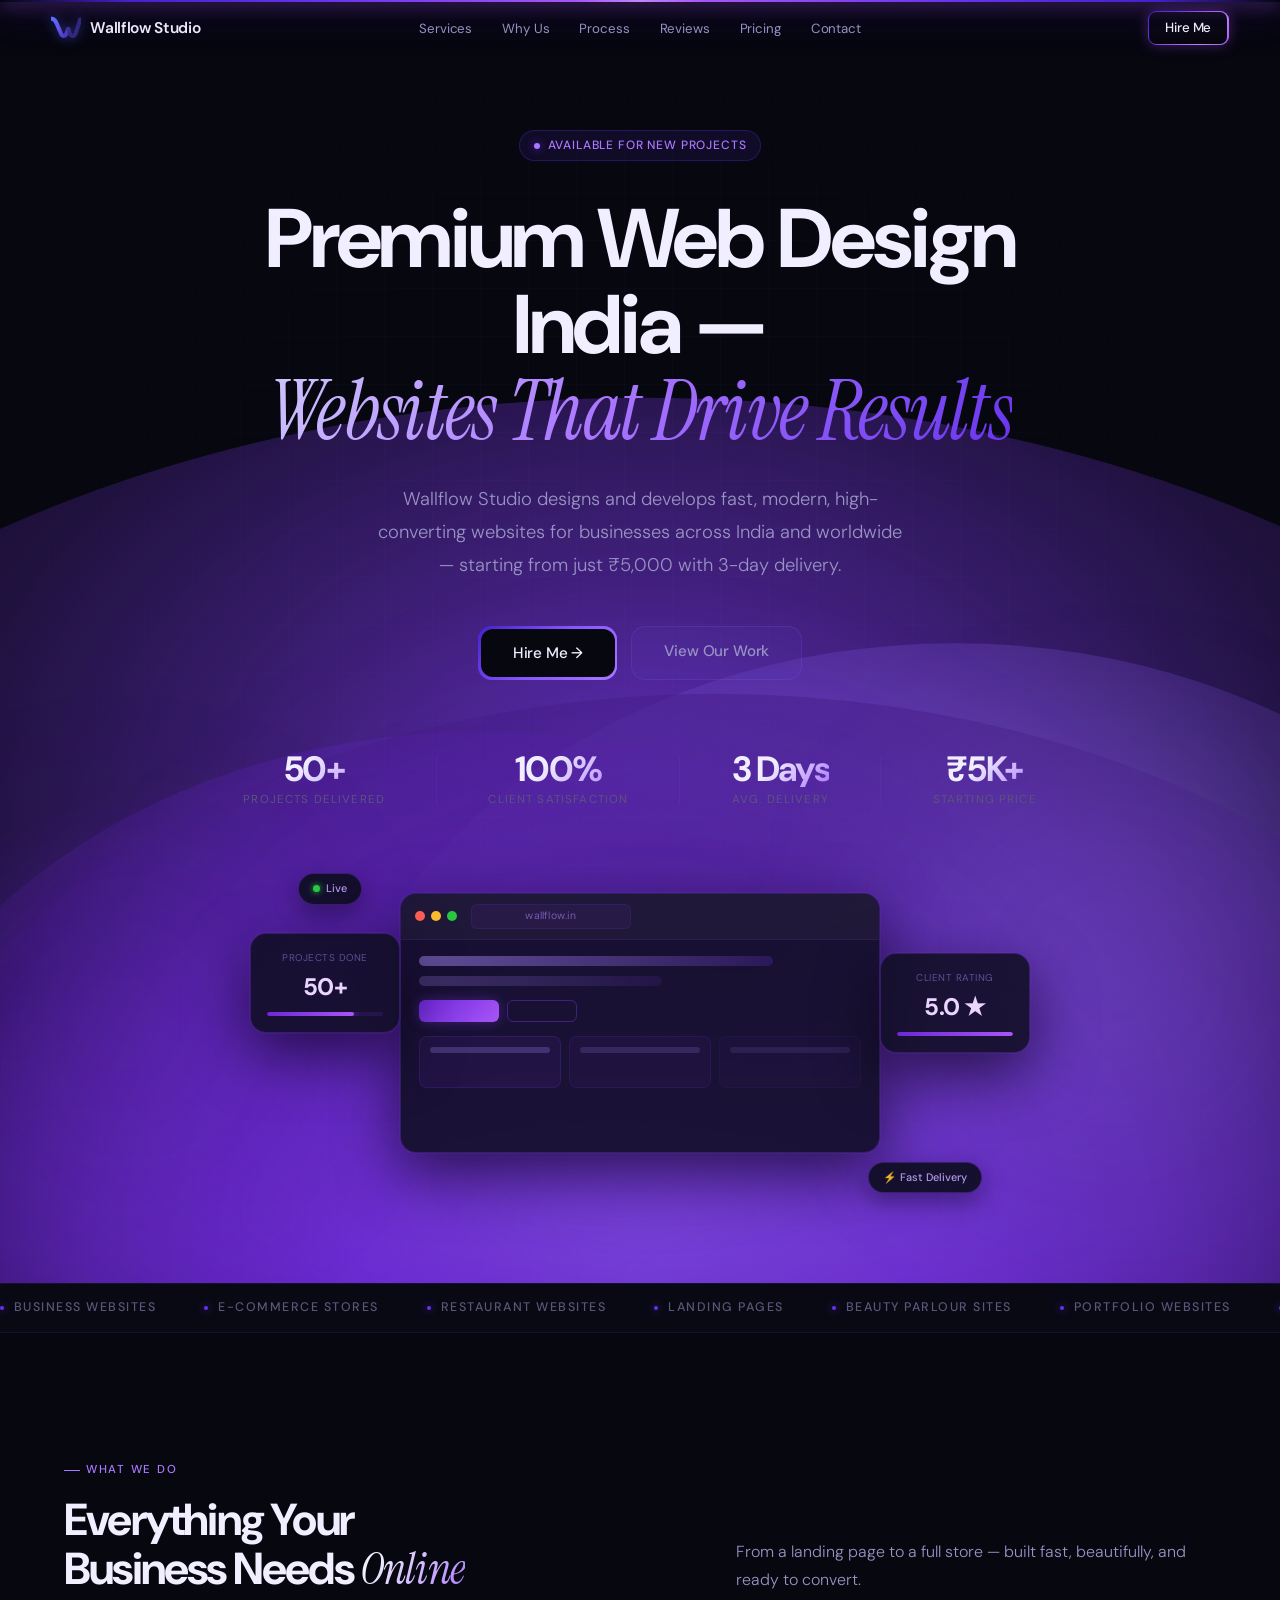
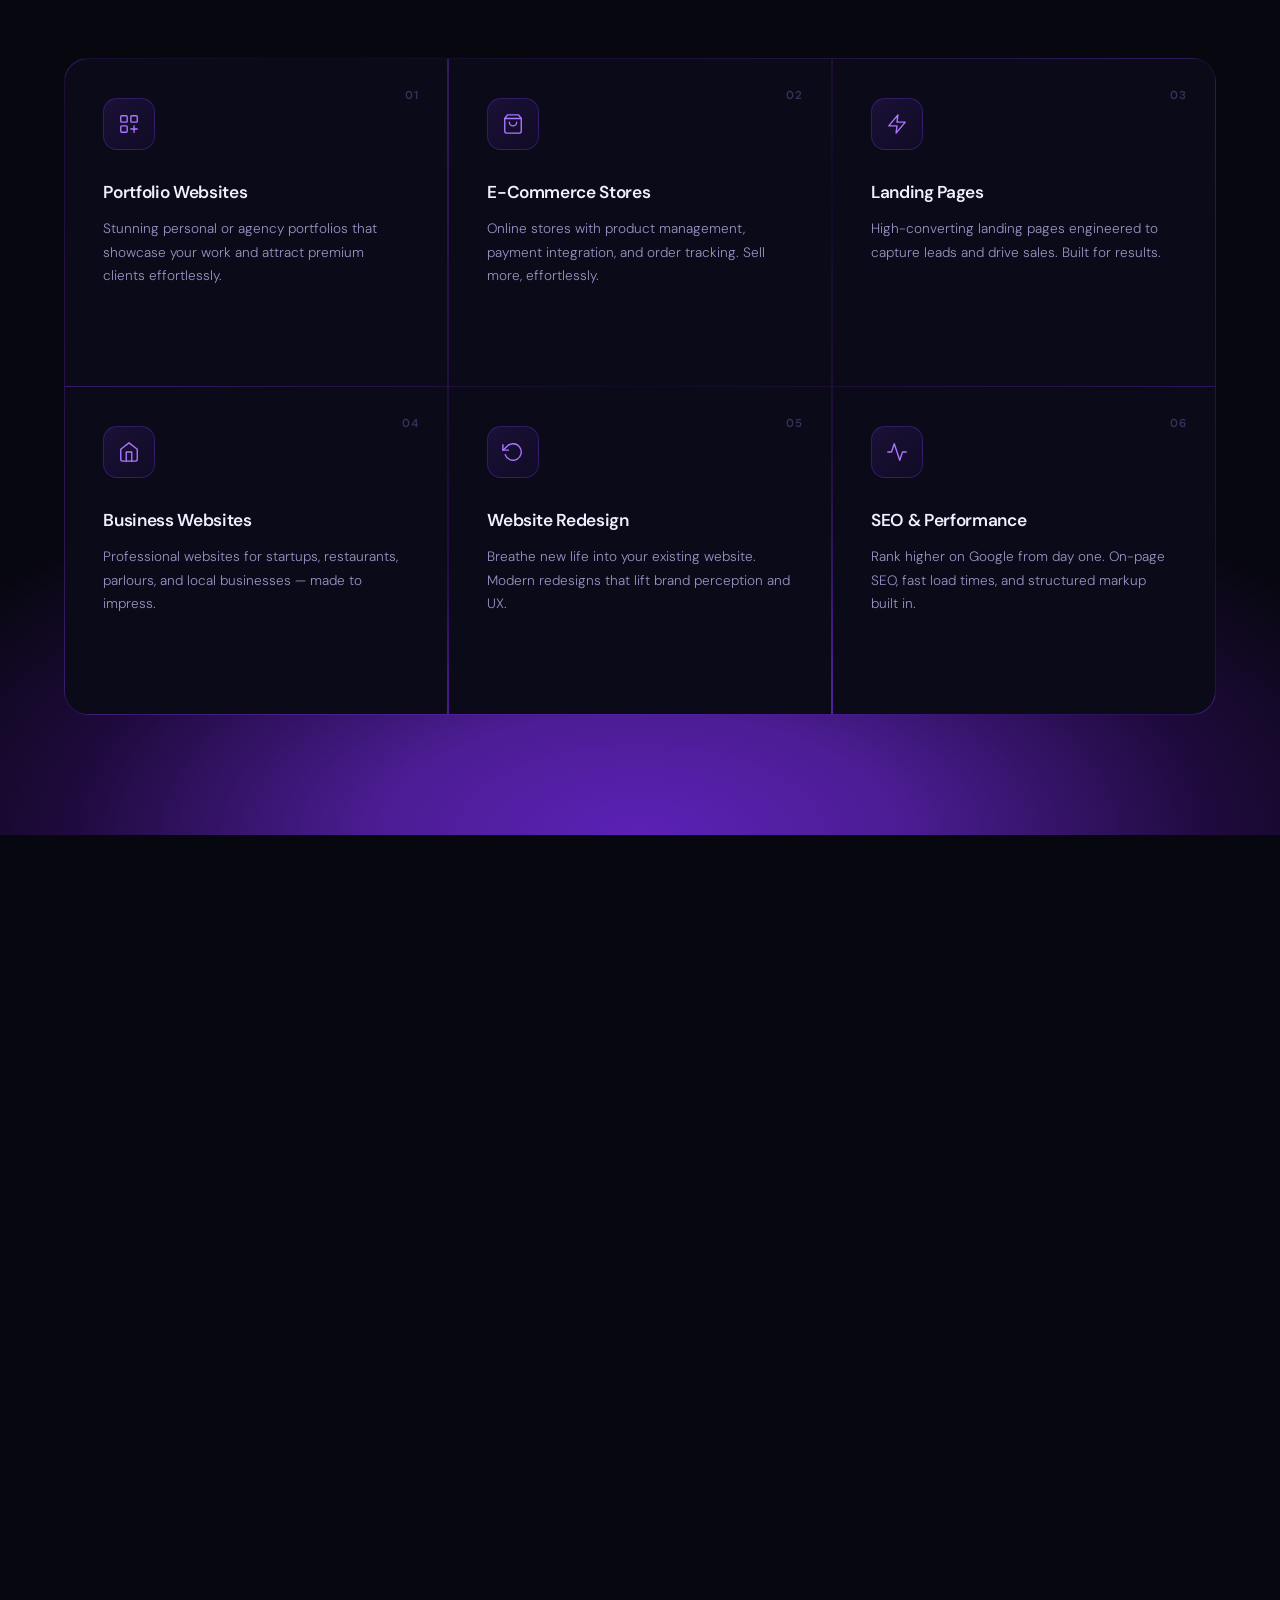
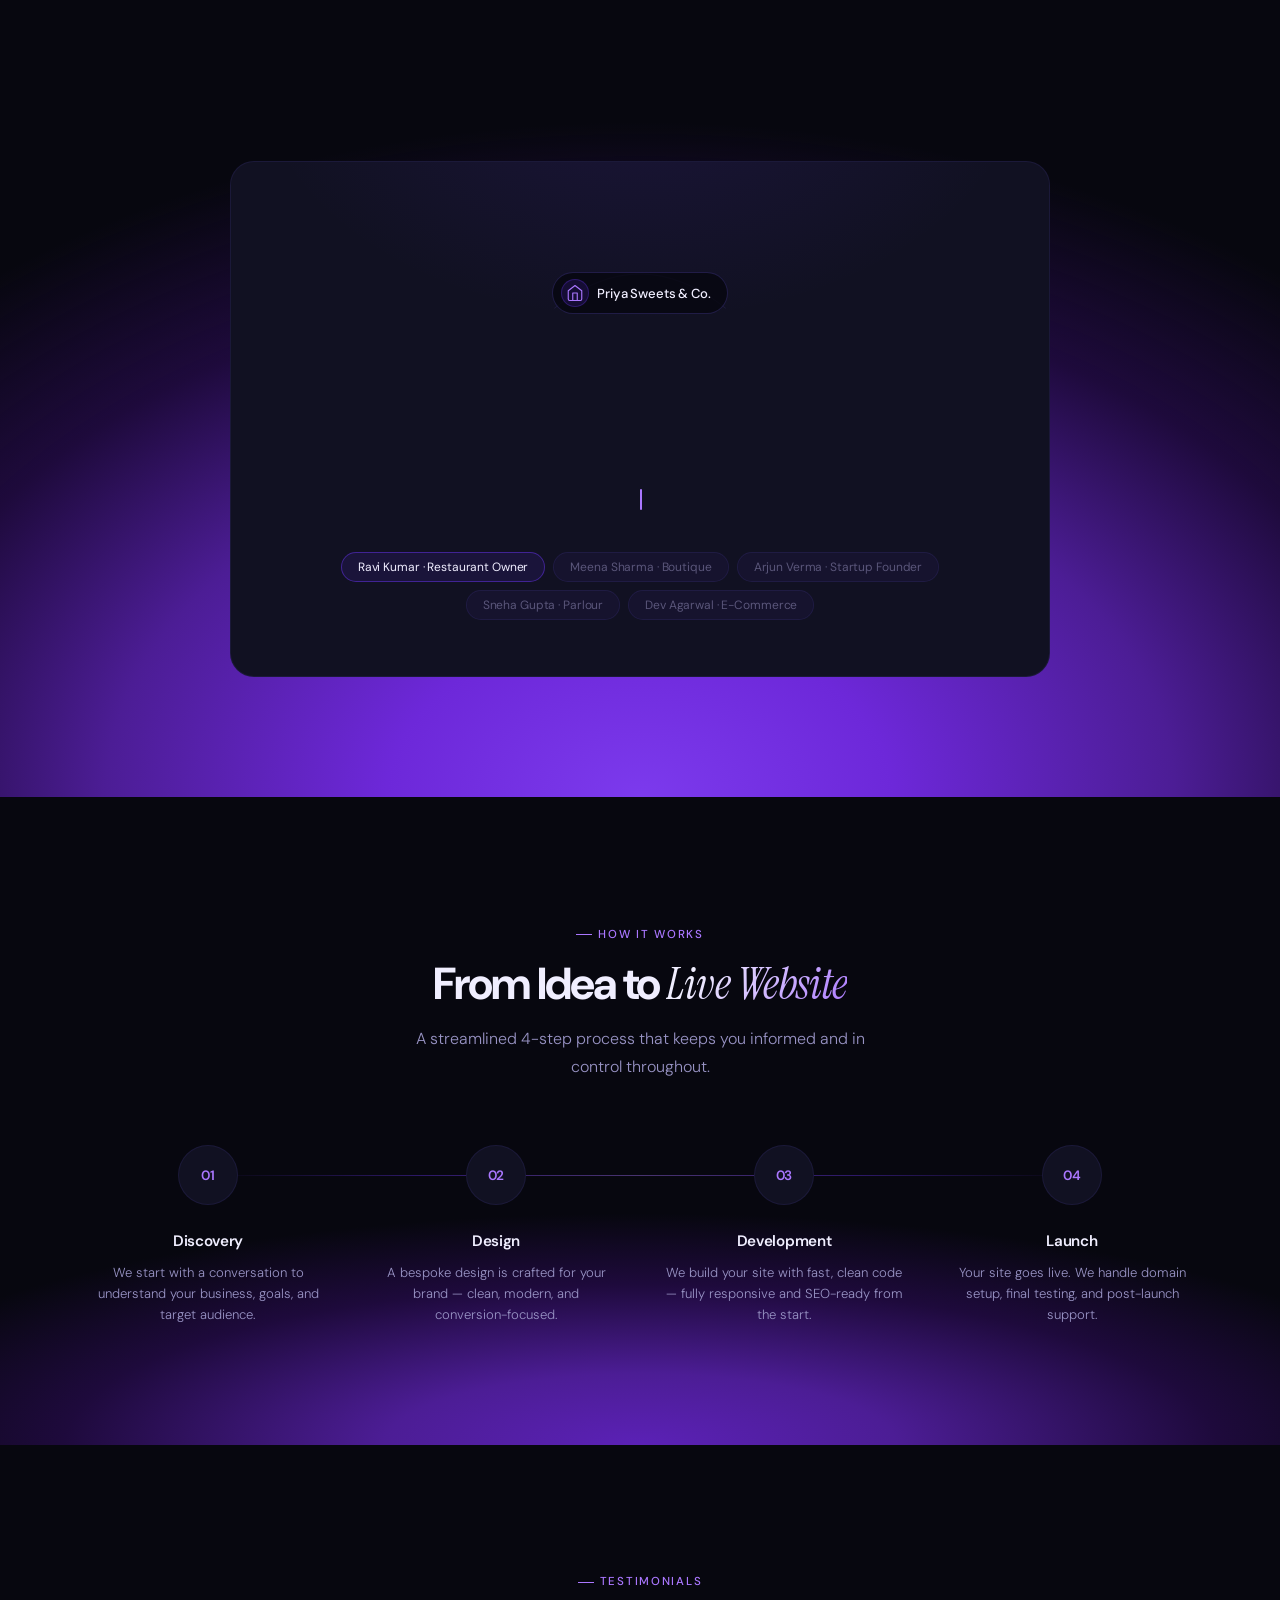
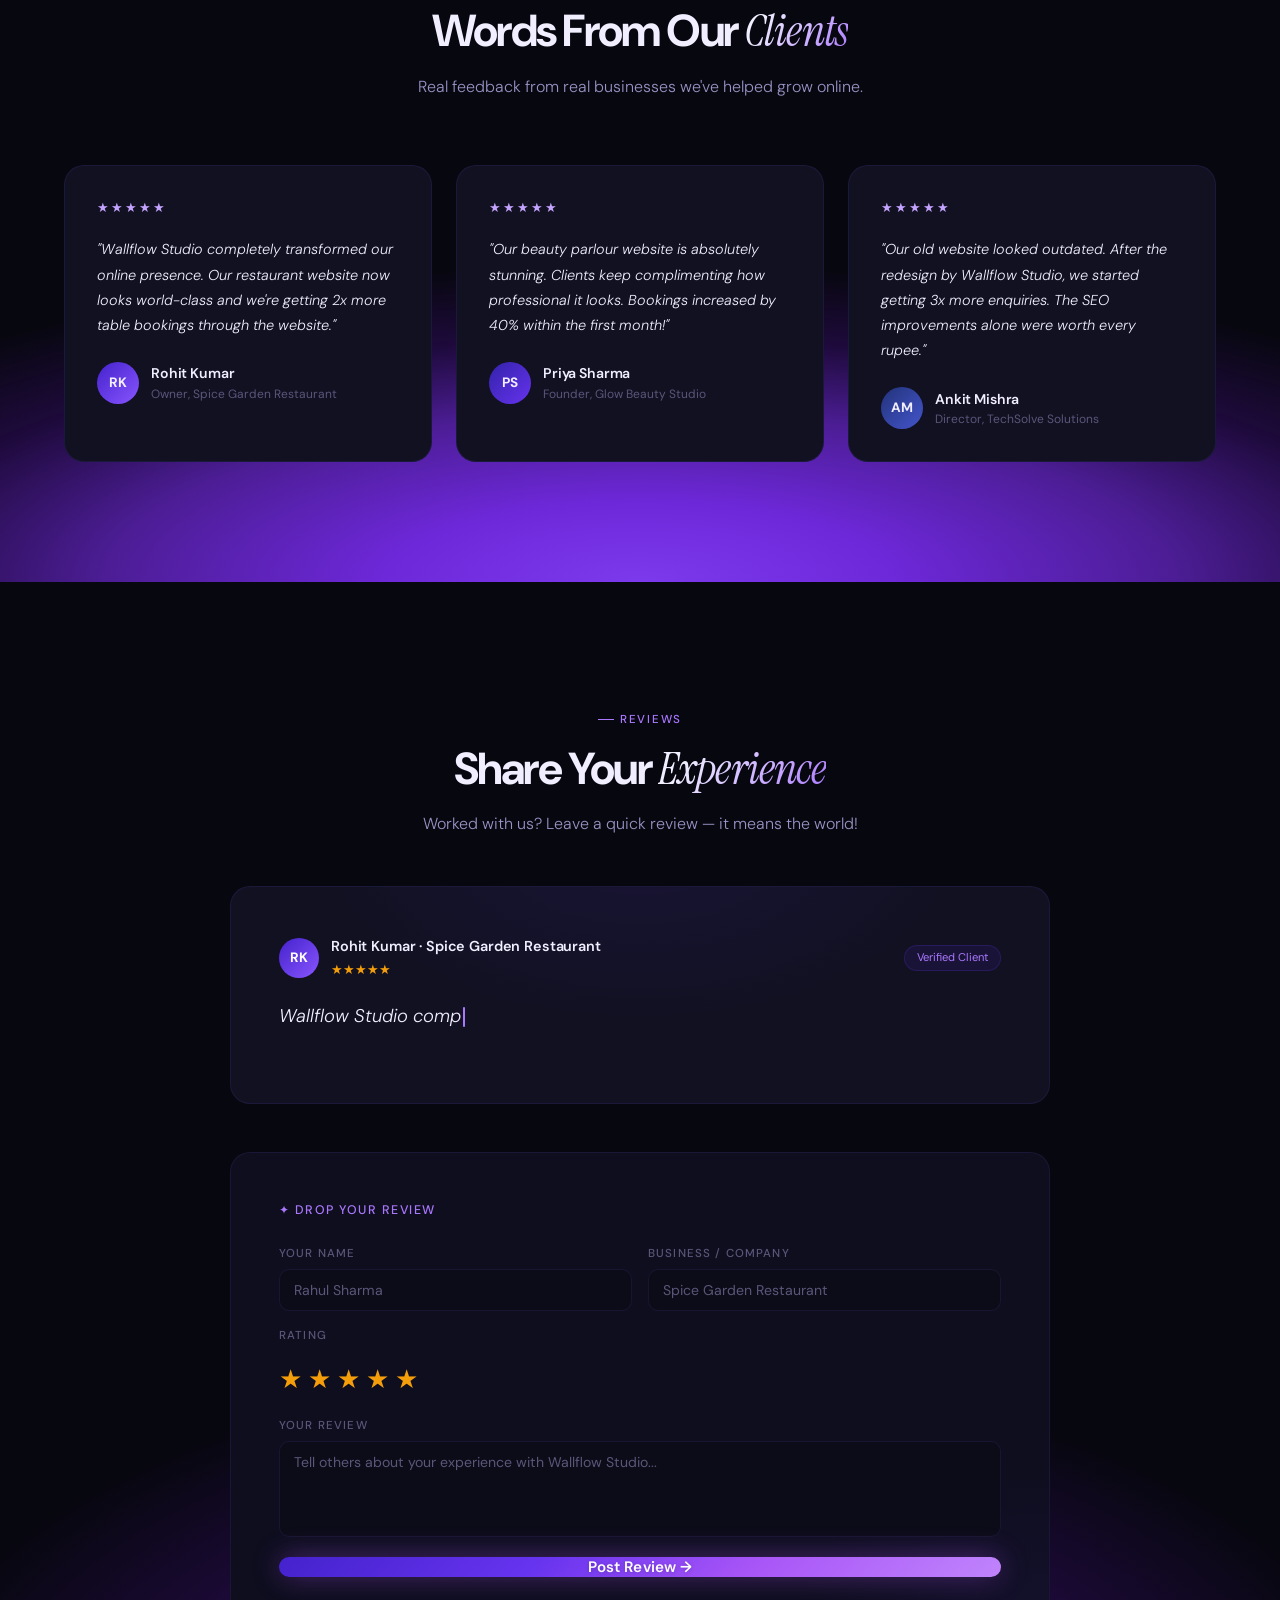
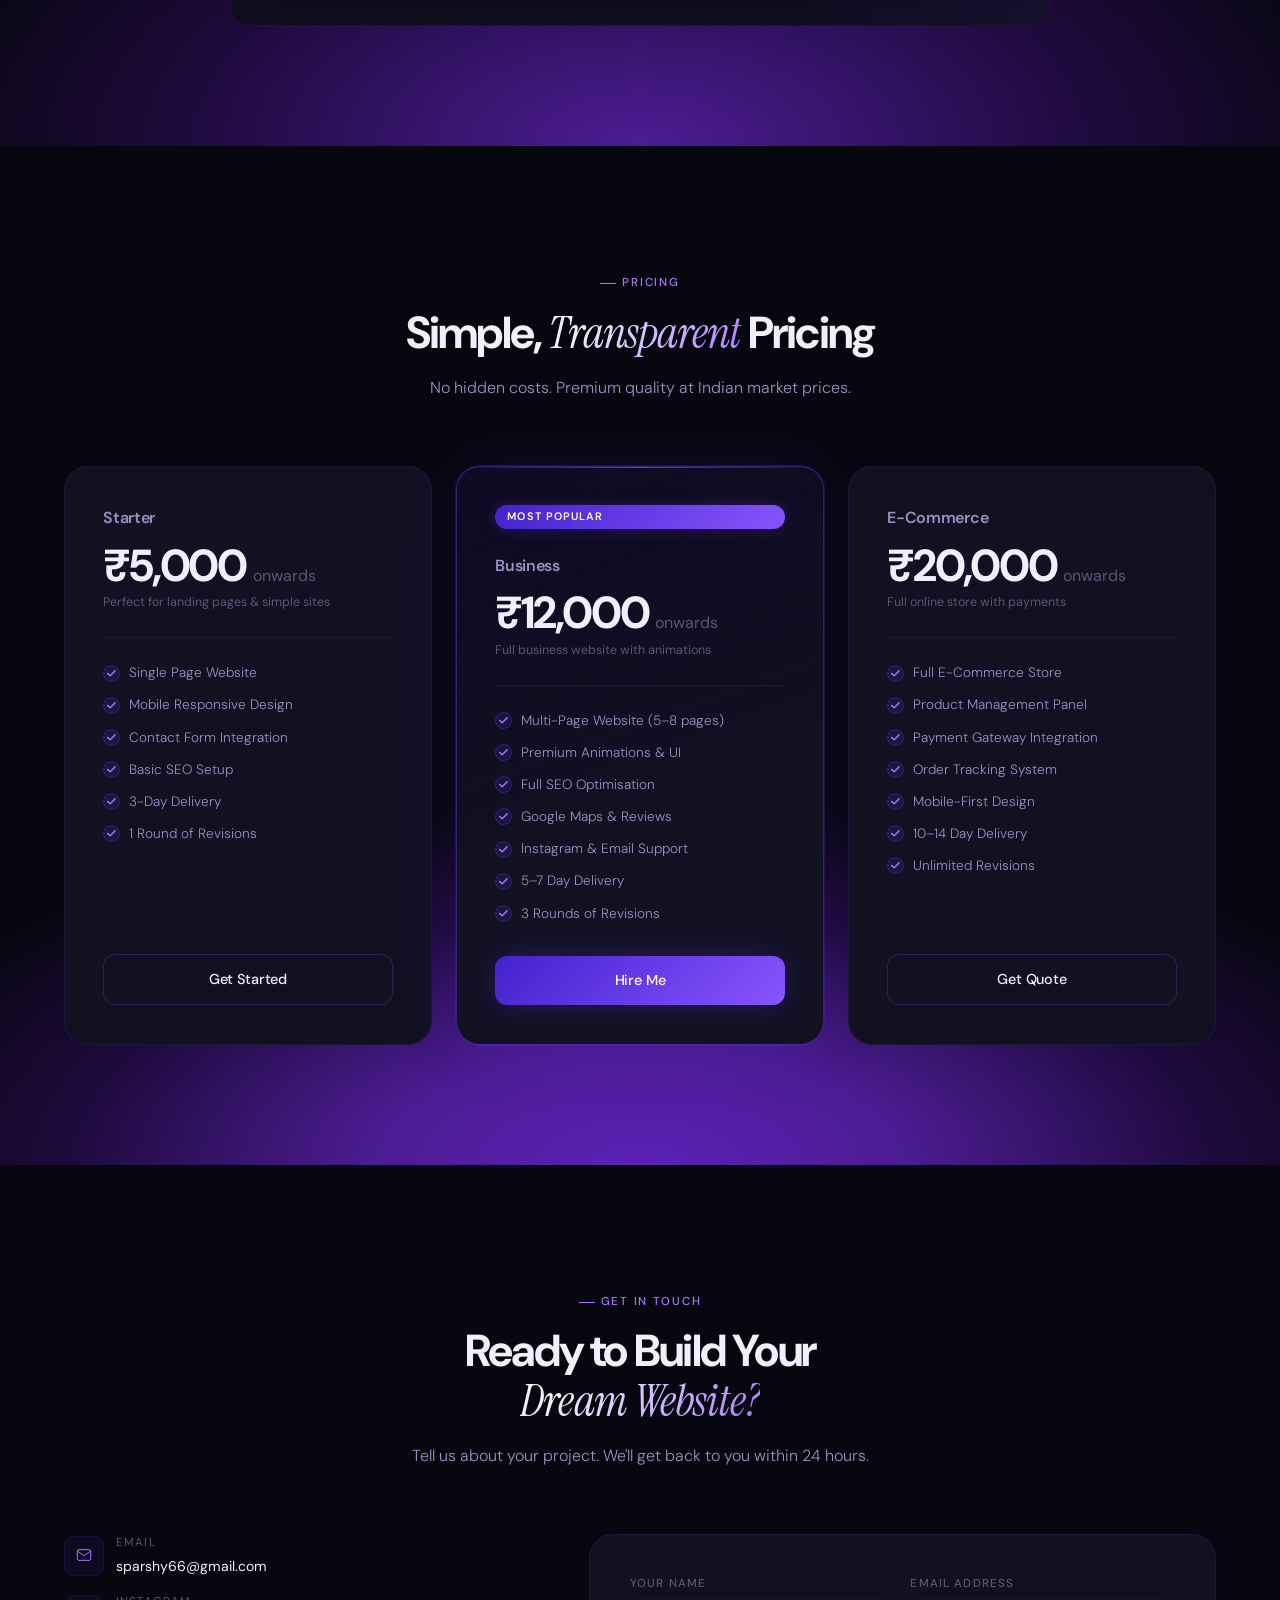
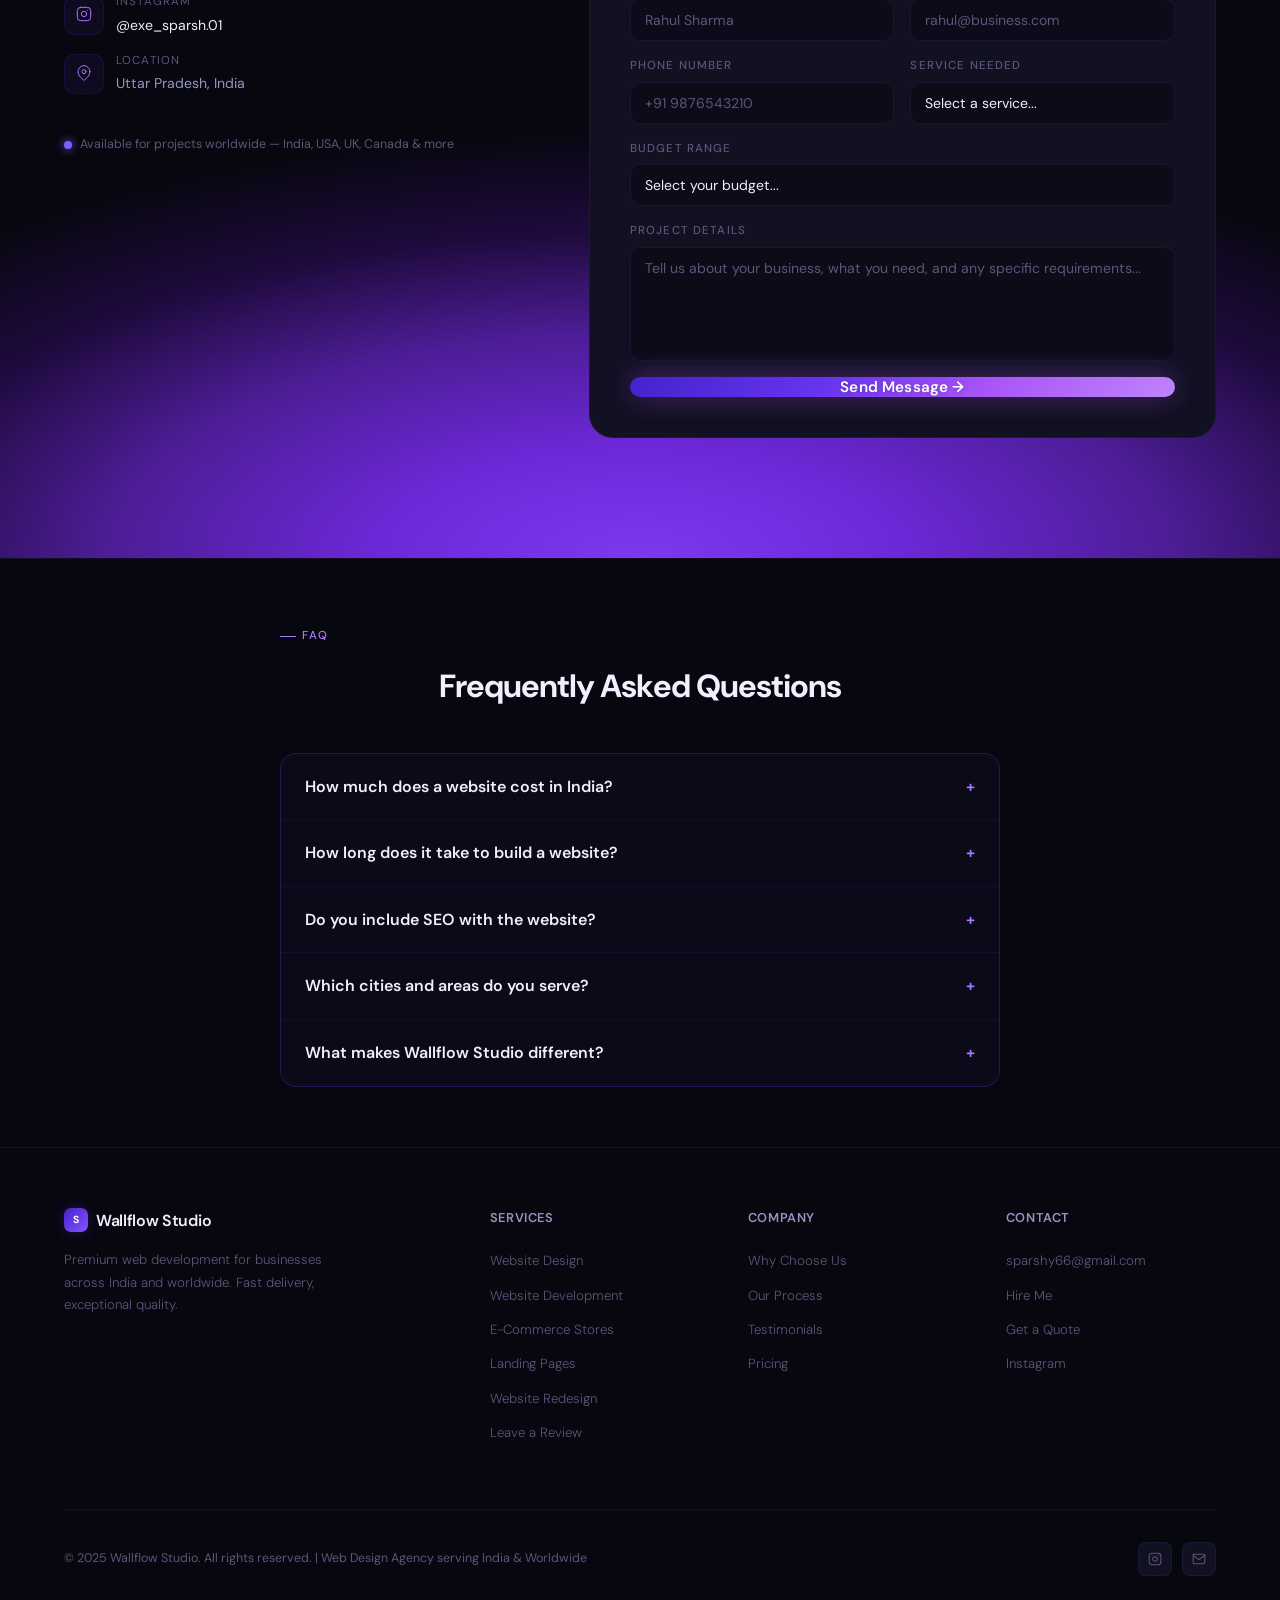
<file: wallflow-seo-optimized_2.html>
<!DOCTYPE html>
<html lang="en" itemscope itemtype="https://schema.org/ProfessionalService">
<head>
<meta charset="UTF-8">
<meta name="viewport" content="width=device-width, initial-scale=1.0">

<!-- robots.txt reminder: ensure /robots.txt exists on server allowing all crawlers -->
<!-- sitemap.xml reminder: ensure /sitemap.xml exists on server -->

<!-- SVG favicon — shown in modern browsers (Chrome, Firefox, Edge) -->
<link rel="icon" type="image/svg+xml" href="[data-uri]">
<!-- PNG fallback favicon for older browsers -->
<link rel="icon" type="image/png" sizes="32x32" href="[data-uri]">
<!-- Apple Touch Icon (iPhone/iPad home screen) -->
<link rel="apple-touch-icon" sizes="180x180" href="[data-uri]">
<!-- Microsoft Tiles -->
<meta name="msapplication-TileColor" content="#6633ee">
<meta name="msapplication-TileImage" content="[data-uri]">

<!-- ═══ PRIMARY SEO ═══ -->
<title>Wallflow Studio | Web Design & Development India — From ₹5,000</title>
<meta name="description" content="Wallflow Studio builds premium, high-converting websites for businesses across India and worldwide. Web design, e-commerce, landing pages & SEO from ₹5,000. Fast 3-day delivery. Serving Delhi, Mumbai, Bangalore, Lucknow, and clients in USA, UK, Canada, Australia.">

<meta name="author" content="Sparsh — Wallflow Studio">
<meta name="robots" content="index, follow, max-snippet:-1, max-image-preview:large, max-video-preview:-1">
<meta name="googlebot" content="index, follow">
<meta name="theme-color" content="#6633ee">
<meta name="mobile-web-app-capable" content="yes">
<meta name="apple-mobile-web-app-capable" content="yes">
<meta name="apple-mobile-web-app-status-bar-style" content="black-translucent">
<meta name="apple-mobile-web-app-title" content="Wallflow Studio">
<meta name="application-name" content="Wallflow Studio">
<link rel="canonical" href="https://wallflow.in/">
<link rel="sitemap" type="application/xml" title="Sitemap" href="https://wallflow.in/sitemap.xml">

<!-- ═══ OPEN GRAPH (Facebook, WhatsApp, LinkedIn) ═══ -->
<meta property="og:type" content="website">
<meta property="og:url" content="https://wallflow.in/">
<meta property="og:site_name" content="Wallflow Studio">
<meta property="og:title" content="Wallflow Studio | Affordable Premium Web Design for Businesses Worldwide — From ₹5,000">
<meta property="og:description" content="We build fast, modern, high-converting websites for businesses across India and worldwide. E-commerce stores, landing pages, portfolios & SEO from ₹5,000. 3-day delivery. Serving all of India + USA, UK, Canada, Australia.">
<meta property="og:image" content="https://wallflow.in/og-image.jpg">
<meta property="og:image:width" content="1200">
<meta property="og:image:height" content="630">
<meta property="og:image:alt" content="Wallflow Studio — Premium Web Design Agency India & Worldwide">
<meta property="og:locale" content="en_IN">
<meta property="og:locale:alternate" content="en_US">
<meta property="og:locale:alternate" content="en_GB">
<meta property="og:locale:alternate" content="hi_IN">

<!-- ═══ TWITTER / X CARD ═══ -->
<meta name="twitter:card" content="summary_large_image">
<meta name="twitter:site" content="@wallflowstudio">
<meta name="twitter:creator" content="@wallflowstudio">
<meta name="twitter:title" content="Wallflow Studio | Affordable Web Design Worldwide — From ₹5,000">
<meta name="twitter:description" content="Premium websites for businesses in India, USA, UK, Canada & Australia. E-commerce, landing pages & SEO from ₹5,000. 3-day delivery. 100% client satisfaction.">
<meta name="twitter:image" content="https://wallflow.in/og-image.jpg">

<!-- ═══ GEO / LOCAL + GLOBAL SEO ═══ -->
<meta name="geo.region" content="IN-UP">
<meta name="geo.placename" content="Lucknow, Uttar Pradesh, India">
<meta name="geo.position" content="26.8467;80.9462">
<meta name="ICBM" content="26.8467, 80.9462">

<!-- ═══ STRUCTURED DATA — LocalBusiness (enhanced) ═══ -->
<script type="application/ld+json">
{
  "@context": "https://schema.org",
  "@type": ["ProfessionalService", "LocalBusiness"],
  "@id": "https://wallflow.in/#business",
  "name": "Wallflow Studio",
  "alternateName": ["Wallflow Web Studio", "Wallflow", "Sparsh Web Studio"],
  "description": "Wallflow Studio is a premium web design and development agency serving businesses across India and worldwide. We build high-converting websites, e-commerce stores, landing pages and provide SEO services for businesses in Delhi, Mumbai, Bangalore, Chennai, Hyderabad, Kolkata, Pune, Ahmedabad, Lucknow, Gorakhpur and clients in USA, UK, Canada & Australia. Starting from ₹5,000 with 3-day delivery.",
  "url": "https://wallflow.in",
  "telephone": "+91-7985XXXXXX",
  "email": "sparshy66@gmail.com",
  "priceRange": "₹₹",
  "currenciesAccepted": "INR, USD, GBP, CAD, AUD",
  "paymentAccepted": "Cash, UPI, Bank Transfer, NEFT, PayPal, Wise, Payoneer",
  "foundingDate": "2024",
  "slogan": "Premium Websites That Drive Results — Worldwide",
  "logo": {
    "@type": "ImageObject",
    "url": "https://wallflow.in/logo.png",
    "width": 512,
    "height": 512
  },
  "image": "https://wallflow.in/og-image.jpg",
  "areaServed": [
    {"@type": "Country", "name": "India"},
    {"@type": "Country", "name": "United States"},
    {"@type": "Country", "name": "United Kingdom"},
    {"@type": "Country", "name": "Canada"},
    {"@type": "Country", "name": "Australia"},
    {"@type": "Country", "name": "United Arab Emirates"},
    {"@type": "Country", "name": "Singapore"},
    {"@type": "State",   "name": "Uttar Pradesh"},
    {"@type": "State",   "name": "Maharashtra"},
    {"@type": "State",   "name": "Karnataka"},
    {"@type": "State",   "name": "Tamil Nadu"},
    {"@type": "State",   "name": "Telangana"},
    {"@type": "State",   "name": "West Bengal"},
    {"@type": "State",   "name": "Gujarat"},
    {"@type": "State",   "name": "Rajasthan"},
    {"@type": "State",   "name": "Punjab"},
    {"@type": "State",   "name": "Delhi"},
    {"@type": "City",    "name": "New Delhi"},
    {"@type": "City",    "name": "Mumbai"},
    {"@type": "City",    "name": "Bangalore"},
    {"@type": "City",    "name": "Chennai"},
    {"@type": "City",    "name": "Hyderabad"},
    {"@type": "City",    "name": "Kolkata"},
    {"@type": "City",    "name": "Pune"},
    {"@type": "City",    "name": "Ahmedabad"},
    {"@type": "City",    "name": "Jaipur"},
    {"@type": "City",    "name": "Surat"},
    {"@type": "City",    "name": "Lucknow"},
    {"@type": "City",    "name": "Gorakhpur"},
    {"@type": "City",    "name": "Varanasi"},
    {"@type": "City",    "name": "Kanpur"},
    {"@type": "City",    "name": "Agra"},
    {"@type": "City",    "name": "Noida"},
    {"@type": "City",    "name": "Gurgaon"},
    {"@type": "City",    "name": "Chandigarh"},
    {"@type": "City",    "name": "Indore"},
    {"@type": "City",    "name": "Bhopal"},
    {"@type": "City",    "name": "Nagpur"},
    {"@type": "City",    "name": "Patna"},
    {"@type": "City",    "name": "Kochi"},
    {"@type": "City",    "name": "Coimbatore"},
    {"@type": "City",    "name": "Bhubaneswar"},
    {"@type": "City",    "name": "Guwahati"},
    {"@type": "City",    "name": "Dehradun"},
    {"@type": "City",    "name": "Amritsar"},
    {"@type": "City",    "name": "Visakhapatnam"}
  ],
  "address": {
    "@type": "PostalAddress",
    "addressLocality": "Lucknow",
    "addressRegion": "Uttar Pradesh",
    "postalCode": "226001",
    "addressCountry": "IN"
  },
  "openingHoursSpecification": {
    "@type": "OpeningHoursSpecification",
    "dayOfWeek": ["Monday","Tuesday","Wednesday","Thursday","Friday","Saturday","Sunday"],
    "opens": "09:00",
    "closes": "21:00"
  },
  "hasOfferCatalog": {
    "@type": "OfferCatalog",
    "name": "Web Design Services",
    "itemListElement": [
      {"@type":"Offer","itemOffered":{"@type":"Service","name":"Portfolio Websites","description":"Stunning personal or agency portfolios that showcase your work and attract premium clients."},"price":"5000","priceCurrency":"INR"},
      {"@type":"Offer","itemOffered":{"@type":"Service","name":"E-Commerce Stores","description":"Online stores with product management, payment integration and order tracking."},"price":"20000","priceCurrency":"INR"},
      {"@type":"Offer","itemOffered":{"@type":"Service","name":"Landing Pages","description":"High-converting landing pages engineered to capture leads and drive sales."},"price":"5000","priceCurrency":"INR"},
      {"@type":"Offer","itemOffered":{"@type":"Service","name":"Business Websites","description":"Professional websites for startups, restaurants, parlours and local businesses."},"price":"12000","priceCurrency":"INR"},
      {"@type":"Offer","itemOffered":{"@type":"Service","name":"Website Redesign","description":"Modern redesigns that lift brand perception and UX."},"price":"8000","priceCurrency":"INR"},
      {"@type":"Offer","itemOffered":{"@type":"Service","name":"SEO & Performance Optimization","description":"On-page SEO, fast load times and structured markup built in."},"price":"5000","priceCurrency":"INR"}
    ]
  },
  "aggregateRating": {
    "@type": "AggregateRating",
    "ratingValue": "5.0",
    "reviewCount": "50",
    "bestRating": "5",
    "worstRating": "1"
  },
  "review": [
    {
      "@type": "Review",
      "author": {"@type": "Person", "name": "Rohit Kumar"},
      "reviewRating": {"@type": "Rating", "ratingValue": "5", "bestRating": "5"},
      "reviewBody": "Wallflow Studio completely transformed our online presence. Our restaurant website now looks world-class and we're getting 2x more table bookings.",
      "datePublished": "2025-03-15"
    },
    {
      "@type": "Review",
      "author": {"@type": "Person", "name": "Priya Sharma"},
      "reviewRating": {"@type": "Rating", "ratingValue": "5", "bestRating": "5"},
      "reviewBody": "Our beauty parlour website is absolutely stunning. Bookings increased by 40% within the first month!",
      "datePublished": "2025-04-02"
    }
  ],
  "sameAs": [
    "https://www.instagram.com/exe_sparsh.01",
    "https://wallflow.in"
  ]
}
</script>

<!-- ═══ STRUCTURED DATA — WebSite + Sitelinks Searchbox ═══ -->
<script type="application/ld+json">
{
  "@context": "https://schema.org",
  "@type": "WebSite",
  "@id": "https://wallflow.in/#website",
  "url": "https://wallflow.in",
  "name": "Wallflow Studio",
  "description": "Premium Web Design & Development Agency serving all of India and worldwide. Websites from ₹5,000. Delhi, Mumbai, Bangalore, Chennai, Hyderabad, Kolkata + USA, UK, Canada, Australia.",
  "inLanguage": "en-IN",
  "publisher": {
    "@type": "Organization",
    "name": "Wallflow Studio",
    "logo": {"@type": "ImageObject", "url": "https://wallflow.in/og-image.jpg"}
  },
  "potentialAction": {
    "@type": "SearchAction",
    "target": "https://wallflow.in/?s={search_term_string}",
    "query-input": "required name=search_term_string"
  }
}
</script>

<!-- ═══ STRUCTURED DATA — FAQPage ═══ -->
<script type="application/ld+json">
{
  "@context": "https://schema.org",
  "@type": "FAQPage",
  "mainEntity": [
    {
      "@type": "Question",
      "name": "How much does a website cost in India?",
      "acceptedAnswer": {"@type": "Answer", "text": "Wallflow Studio builds websites starting at ₹5,000. Pricing depends on the type of website — landing pages, business sites, portfolios, or full e-commerce stores. Contact us for a free custom quote tailored to your business."}
    },
    {
      "@type": "Question",
      "name": "How long does it take to build a website?",
      "acceptedAnswer": {"@type": "Answer", "text": "Our average delivery time is 3 days for standard websites. Complex e-commerce or custom projects may take 5–10 days depending on requirements. We always deliver on time."}
    },
    {
      "@type": "Question",
      "name": "Do you provide SEO with the website?",
      "acceptedAnswer": {"@type": "Answer", "text": "Yes, all websites built by Wallflow Studio include on-page SEO, fast load times, structured markup, and mobile optimization built in from day one — at no extra charge."}
    },
    {
      "@type": "Question",
      "name": "Which areas do you serve?",
      "acceptedAnswer": {"@type": "Answer", "text": "Wallflow Studio serves clients across all of India — Delhi, Mumbai, Bangalore, Chennai, Hyderabad, Kolkata, Pune, Ahmedabad, Jaipur, Lucknow, Gorakhpur, Noida, Gurgaon, Chandigarh, and every other city. We also work with clients internationally in USA, UK, Canada, Australia, UAE, and Singapore. All work is done 100% remotely with seamless communication via Instagram and email."}
    },
    {
      "@type": "Question",
      "name": "What makes Wallflow Studio different from other web designers?",
      "acceptedAnswer": {"@type": "Answer", "text": "We treat every website like a premium product — not a template. You get fast 3-day delivery, 100% custom design, on-page SEO built in, Instagram & email support, and a website built to convert visitors into customers. No hidden charges, no compromises."}
    },
    {
      "@type": "Question",
      "name": "Do you build e-commerce websites in India?",
      "acceptedAnswer": {"@type": "Answer", "text": "Yes! We build complete e-commerce stores with product management, UPI and card payment gateway integration, order tracking, and mobile-first design. Starting at ₹20,000."}
    }
  ]
}
</script>

<!-- ═══ STRUCTURED DATA — WebPage ═══ -->
<script type="application/ld+json">
{
  "@context": "https://schema.org",
  "@type": "WebPage",
  "@id": "https://wallflow.in/#webpage",
  "url": "https://wallflow.in/",
  "name": "Wallflow Studio | Web Design & Development India — From ₹5,000",
  "description": "Premium web design and development agency in India. Affordable websites starting at ₹5,000 with 3-day delivery. Serving all of India + USA, UK, Canada, Australia.",
  "isPartOf": {"@id": "https://wallflow.in/#website"},
  "about": {"@id": "https://wallflow.in/#business"},
  "inLanguage": "en-IN",
  "breadcrumb": {"@id": "https://wallflow.in/#breadcrumb"}
}
</script>

<!-- ═══ STRUCTURED DATA — BreadcrumbList ═══ -->
<script type="application/ld+json">
{
  "@context": "https://schema.org",
  "@type": "BreadcrumbList",
  "@id": "https://wallflow.in/#breadcrumb",
  "itemListElement": [
    {"@type":"ListItem","position":1,"name":"Home","item":"https://wallflow.in/"},
    {"@type":"ListItem","position":2,"name":"Services","item":"https://wallflow.in/#services"},
    {"@type":"ListItem","position":3,"name":"Why Us","item":"https://wallflow.in/#why"},
    {"@type":"ListItem","position":4,"name":"Process","item":"https://wallflow.in/#process"},
    {"@type":"ListItem","position":5,"name":"Testimonials","item":"https://wallflow.in/#testimonials"},
    {"@type":"ListItem","position":6,"name":"Reviews","item":"https://wallflow.in/#reviews"},
    {"@type":"ListItem","position":7,"name":"Pricing","item":"https://wallflow.in/#pricing"},
    {"@type":"ListItem","position":8,"name":"FAQ","item":"https://wallflow.in/#faq"},
    {"@type":"ListItem","position":9,"name":"Contact","item":"https://wallflow.in/#contact"}
  ]
}
</script>

<!-- ═══ STRUCTURED DATA — Person (founder) ═══ -->
<script type="application/ld+json">
{
  "@context": "https://schema.org",
  "@type": "Person",
  "name": "Sparsh",
  "jobTitle": "Web Designer & Developer",
  "worksFor": {"@type": "Organization", "name": "Wallflow Studio"},
  "url": "https://wallflow.in",
  "email": "sparshy66@gmail.com",
  "address": {"@type": "PostalAddress", "addressRegion": "Uttar Pradesh", "addressCountry": "IN"},
  "knowsAbout": ["Web Design", "Web Development", "SEO", "E-Commerce", "Landing Pages", "UI/UX Design"]
}
</script>

<!-- ═══ PERFORMANCE ═══ -->
<link rel="preconnect" href="https://fonts.googleapis.com">
<link rel="preconnect" href="https://fonts.gstatic.com" crossorigin>
<link rel="dns-prefetch" href="https://fonts.googleapis.com">
<link rel="preload" as="style" href="https://fonts.googleapis.com/css2?family=Instrument+Serif:ital@0;1&family=DM+Sans:ital,opsz,wght@0,9..40,300;0,9..40,400;0,9..40,500;0,9..40,600;0,9..40,700;1,9..40,300&display=swap">
<link href="https://fonts.googleapis.com/css2?family=Instrument+Serif:ital@0;1&family=DM+Sans:ital,opsz,wght@0,9..40,300;0,9..40,400;0,9..40,500;0,9..40,600;0,9..40,700;1,9..40,300&display=swap" rel="stylesheet">

<style>
:root {
  /* Evervault-exact palette */
  --bg:       #07070f;
  --bg2:      #0c0c18;
  --card:     #111122;
  --card2:    #0e0e1e;
  --border:   rgba(120,100,255,0.1);
  --border2:  rgba(120,100,255,0.22);
  --text:     #f0eeff;
  --text2:    #9893c4;
  --text3:    #5a567a;
  --purple:   #6633ee;
  --purple2:  #8855ff;
  --purple3:  #aa77ff;
  --violet:   #4422cc;
  --p-glow:   rgba(102,51,238,0.28);
  --p-glow2:  rgba(102,51,238,0.12);
  --p-glow3:  rgba(102,51,238,0.06);
}

*,*::before,*::after{box-sizing:border-box;margin:0;padding:0}
html{scroll-behavior:smooth}
body{
  background:var(--bg);
  color:var(--text);
  font-family:'DM Sans',-apple-system,sans-serif;
  font-size:16px;
  line-height:1.6;
  overflow-x:hidden;
  -webkit-font-smoothing:antialiased;
}

/* ══════════════════════════════════════════
   EVERVAULT BACKGROUND SYSTEM
   Deep space: layered mesh gradients + 
   grain noise + subtle grid + glowing orbs
   ══════════════════════════════════════════ */

/* Global grain texture overlay */
body::before {
  content:'';
  position:fixed;inset:0;z-index:0;
  pointer-events:none;
  background-image:url("data:image/svg+xml,%3Csvg viewBox='0 0 512 512' xmlns='http://www.w3.org/2000/svg'%3E%3Cfilter id='noise'%3E%3CfeTurbulence type='fractalNoise' baseFrequency='0.9' numOctaves='4' stitchTiles='stitch'/%3E%3C/filter%3E%3Crect width='100%25' height='100%25' filter='url(%23noise)' opacity='1'/%3E%3C/svg%3E");
  background-size:200px 200px;
  opacity:0.025;
}

/* Plain dark body — each section has its own purple gradient */
body{
  background: #07070f;
}

/* Global mesh gradient overlay */
body::after {
  content:'';
  position:fixed;inset:0;z-index:0;
  pointer-events:none;
  background: radial-gradient(ellipse 60% 25% at 50% 100%, rgba(124,58,237,0.12) 0%, transparent 70%);
}

/* Subtle dot grid */
.global-grid {
  position:fixed;inset:0;z-index:0;pointer-events:none;
  background-image:radial-gradient(circle, rgba(130,100,255,0.18) 1px, transparent 1px);
  background-size:36px 36px;
  mask-image:radial-gradient(ellipse 100% 100% at 50% 0%, black 0%, transparent 80%);
  -webkit-mask-image:radial-gradient(ellipse 100% 100% at 50% 0%, black 0%, transparent 80%);
}

/* All content sits above the bg layers */
nav,section,footer,.marquee-wrap,.mobile-menu,.scroll-bar {
  position:relative;z-index:1;
}

/* SVG FILTERS */
.svg-filters{position:absolute;width:0;height:0;overflow:hidden}

/* Skip link for accessibility/SEO */
.skip-link{
  position:absolute;top:-100px;left:16px;
  background:var(--purple);color:#fff;
  padding:8px 16px;border-radius:8px;
  font-size:0.85rem;font-weight:600;
  z-index:9999;text-decoration:none;
  transition:top 0.2s;
}
.skip-link:focus{top:16px;}

/* ── SCROLL PROGRESS ── */
.scroll-bar{
  position:fixed;top:0;left:0;height:1.5px;
  background:linear-gradient(90deg,var(--violet),var(--purple),var(--purple3));
  width:0%;z-index:1001;transition:width 0.1s linear;
  box-shadow:0 0 12px var(--purple);
}

/* ── NAV ── */
nav{
  position:fixed;top:0;left:0;right:0;z-index:100;
  height:56px;
  display:flex;align-items:center;justify-content:space-between;
  padding:0 max(24px, 4vw);
  background:rgba(7,7,15,0.75);
  backdrop-filter:saturate(160%) blur(24px);
  -webkit-backdrop-filter:saturate(160%) blur(24px);
  border-bottom:none;
  transition:background 0.3s;
}
/* Glowing gradient line at top of nav — exact purple from screenshot */
nav#navbar::before{
  content:"";
  position:absolute;top:0;left:0;right:0;
  height:1.5px;
  background:linear-gradient(90deg,
    transparent 0%,
    #4422cc 10%,
    #6633ee 25%,
    #a855f7 45%,
    #c084fc 50%,
    #a855f7 55%,
    #6633ee 75%,
    #4422cc 90%,
    transparent 100%
  );
  box-shadow:0 0 18px 2px rgba(168,85,247,0.55), 0 0 40px 4px rgba(102,51,238,0.3);
  z-index:1;
}
.nav-logo{
  font-size:0.97rem;font-weight:600;letter-spacing:-0.02em;
  color:var(--text);text-decoration:none;
  display:flex;align-items:center;gap:9px;
}
.nav-logo-mark{
  width:30px;height:25px;
  display:block;
  flex-shrink:0;
  filter: drop-shadow(0 0 6px rgba(80,100,255,0.5));
}
.nav-links{
  display:flex;gap:0;list-style:none;
  position:absolute;left:50%;transform:translateX(-50%);
}
.nav-links a{
  color:var(--text2);text-decoration:none;
  font-size:0.83rem;font-weight:400;
  padding:6px 15px;border-radius:8px;
  transition:color 0.2s,background 0.2s;letter-spacing:-0.01em;
}
.nav-links a:hover{color:var(--text);background:rgba(102,51,238,0.1)}

/* Hire Me nav button */
.nav-hire{
  position:relative;padding:1.5px;
  background:linear-gradient(135deg,#4422cc,#6633ee,#a855f7,#c084fc,#a855f7);
  border-radius:9px;transition:all 0.4s ease;text-decoration:none;
  display:inline-flex;
  box-shadow:0 0 14px rgba(168,85,247,0.35);
}
.nav-hire::before{
  content:"";position:absolute;inset:0;
  border-radius:9px;z-index:-1;filter:blur(0);
  transition:filter 0.4s ease;
  background:linear-gradient(135deg,#4422cc,#a855f7);
}
.nav-hire:hover::before{filter:blur(14px);}
.nav-hire:hover{box-shadow:0 0 28px rgba(168,85,247,0.6);}
.nav-hire-inner{
  background:var(--bg);color:var(--text);
  padding:5px 16px;border-radius:7px;
  font-size:0.83rem;font-weight:500;letter-spacing:-0.01em;
  white-space:nowrap;
}

/* Mobile hamburger */
.nav-hamburger{
  display:none;flex-direction:column;gap:5px;cursor:pointer;
  background:none;border:none;padding:4px;
}
.nav-hamburger span{
  display:block;width:22px;height:1.5px;
  background:var(--text2);border-radius:2px;
  transition:all 0.3s;
}
.mobile-menu{
  display:none;position:fixed;top:56px;left:0;right:0;bottom:0;
  background:rgba(7,7,15,0.97);backdrop-filter:blur(40px);
  z-index:99;padding:40px 24px;
  flex-direction:column;gap:0;
}
.mobile-menu.open{display:flex}
.mobile-menu a{
  color:var(--text2);text-decoration:none;font-size:1.6rem;
  font-weight:300;letter-spacing:-0.03em;
  padding:14px 0;border-bottom:1px solid var(--border);
  transition:color 0.2s;
}
.mobile-menu a:hover{color:var(--text)}
.mobile-menu .m-cta{margin-top:auto;padding-top:32px;border-bottom:none;}

/* ── HERO ── */
#hero{
  min-height:100vh;
  display:flex;flex-direction:column;
  align-items:center;justify-content:center;
  text-align:center;
  padding:130px max(24px,5vw) 90px;
  position:relative;overflow:hidden;
  background:
    radial-gradient(ellipse 120% 60% at 50% 100%, #7c3aed 0%, #6d28d9 18%, #4c1d95 36%, #1e0a3c 55%, transparent 72%),
    #07070f;
}

/* Hero animated canvas background */
#heroCanvas{
  position:absolute;inset:0;width:100%;height:100%;
  z-index:0;opacity:0.85;
  pointer-events:none;
}

/* Hero-specific extra orbs for depth */
.hero-orb-layer{position:absolute;inset:0;z-index:0;pointer-events:none}
.hero-orb{
  position:absolute;border-radius:50%;
  filter:blur(100px);
}
.hero-orb-1{
  width:110%;height:55%;
  background:radial-gradient(ellipse at 50% 100%, rgba(167,139,250,0.22) 0%, rgba(124,58,237,0.1) 40%, transparent 70%);
  bottom:0;left:-5%;
  filter:blur(30px);
  border-radius:0;
  animation:orbFloat1 14s ease-in-out infinite alternate;
}
.hero-orb-2{
  width:500px;height:500px;
  background:radial-gradient(ellipse,rgba(167,139,250,0.18),transparent 70%);
  bottom:60px;right:-80px;
  animation:orbFloat2 18s ease-in-out infinite alternate;
}
.hero-orb-3{
  width:400px;height:400px;
  background:radial-gradient(ellipse,rgba(124,58,237,0.2),transparent 70%);
  bottom:60px;left:-80px;
  animation:orbFloat3 16s ease-in-out infinite alternate;
}
@keyframes orbFloat1{from{transform:translateX(-50%) translateY(0)}to{transform:translateX(-50%) translateY(70px)}}
@keyframes orbFloat2{from{transform:translateY(0)}to{transform:translateY(-50px)}}
@keyframes orbFloat3{from{transform:translateY(0)}to{transform:translateY(40px)}}

/* Subtle radial vignette grid in hero */
.hero-grid{
  position:absolute;inset:0;z-index:0;
  background-image:
    linear-gradient(rgba(120,100,255,0.04) 1px,transparent 1px),
    linear-gradient(90deg,rgba(120,100,255,0.04) 1px,transparent 1px);
  background-size:48px 48px;
  mask-image:radial-gradient(ellipse 75% 65% at 50% 40%, black 10%, transparent 100%);
  -webkit-mask-image:radial-gradient(ellipse 75% 65% at 50% 40%, black 10%, transparent 100%);
}

.hero-eyebrow{
  display:inline-flex;align-items:center;gap:8px;
  background:rgba(102,51,238,0.1);
  border:1px solid rgba(102,51,238,0.28);
  color:var(--purple3);font-size:0.75rem;font-weight:500;
  padding:5px 14px;border-radius:100px;
  margin-bottom:2.2rem;letter-spacing:0.07em;text-transform:uppercase;
  z-index:1;animation:fadeUp 0.9s ease both;
}
.hero-eyebrow::before{
  content:'';width:6px;height:6px;border-radius:50%;
  background:var(--purple3);box-shadow:0 0 10px var(--purple);
  animation:blinkDot 2.2s ease-in-out infinite;
}
@keyframes blinkDot{0%,100%{opacity:1}50%{opacity:0.25}}

.hero-headline{
  font-size:clamp(2.8rem,6.5vw,6rem);
  font-weight:700;line-height:1.03;letter-spacing:-0.04em;
  max-width:900px;z-index:1;
  animation:fadeUp 0.9s 0.08s ease both;
}
.hero-headline em{
  font-style:italic;
  font-family:'Instrument Serif',serif;
  font-weight:400;letter-spacing:-0.02em;
  background:linear-gradient(125deg,#d0c8ff 0%,var(--purple3) 45%,var(--purple) 100%);
  -webkit-background-clip:text;-webkit-text-fill-color:transparent;
  background-clip:text;
}
.hero-sub{
  font-size:clamp(1rem,1.6vw,1.15rem);color:var(--text2);
  max-width:540px;margin-top:1.8rem;line-height:1.78;
  font-weight:300;z-index:1;
  animation:fadeUp 0.9s 0.16s ease both;
}
.hero-actions{
  display:flex;gap:14px;flex-wrap:wrap;justify-content:center;
  margin-top:2.8rem;z-index:1;
  animation:fadeUp 0.9s 0.24s ease both;
}

/* Primary CTA — gradient border */
.btn-primary{
  position:relative;padding:2.5px;
  background:linear-gradient(135deg,var(--violet),var(--purple2),var(--purple3));
  border-radius:14px;text-decoration:none;display:inline-flex;cursor:pointer;
  transition:all 0.4s ease;
}
.btn-primary::before{
  content:"";position:absolute;inset:0;
  border-radius:14px;z-index:-1;filter:blur(0);
  background:linear-gradient(135deg,var(--violet),var(--purple2));
  transition:filter 0.4s ease;
}
.btn-primary:hover::before{filter:blur(18px);}
.btn-primary-inner{
  background:var(--bg);color:var(--text);
  padding:12px 32px;border-radius:12px;
  font-size:0.95rem;font-weight:500;
  letter-spacing:-0.01em;white-space:nowrap;
  font-family:'DM Sans',sans-serif;
}

/* Secondary CTA — ghost with glow border lines */
.btn-ghost{
  position:relative;cursor:pointer;border:none;
  display:inline-flex;text-decoration:none;
  background:rgba(120,100,255,0.05);
  border:1px solid rgba(120,100,255,0.18);
  color:var(--text2);
  padding:12px 32px;
  font-size:0.95rem;font-weight:500;
  font-family:'DM Sans',sans-serif;
  letter-spacing:-0.01em;
  border-radius:14px;
  transition:all 0.3s ease;
}
.btn-ghost:hover{
  background:rgba(120,100,255,0.1);
  border-color:rgba(120,100,255,0.35);
  color:var(--text);
  box-shadow:0 0 24px var(--p-glow2);
}

.hero-stats{
  display:flex;gap:clamp(2rem,4vw,4rem);flex-wrap:wrap;
  justify-content:center;margin-top:4.5rem;z-index:1;
  animation:fadeUp 0.9s 0.32s ease both;
}
.stat-item{text-align:center}
.stat-num{
  font-size:clamp(1.6rem,3vw,2.2rem);font-weight:700;
  letter-spacing:-0.04em;line-height:1;
  background:linear-gradient(135deg,var(--text) 40%,var(--purple3));
  -webkit-background-clip:text;-webkit-text-fill-color:transparent;
  background-clip:text;
}
.stat-label{font-size:0.72rem;color:var(--text3);text-transform:uppercase;letter-spacing:0.1em;margin-top:4px;}
.stat-divider{width:1px;background:var(--border);align-self:stretch;margin:4px 0;}

/* ── MARQUEE ── */
.marquee-wrap{
  border-top:1px solid var(--border);
  border-bottom:1px solid var(--border);
  padding:14px 0;overflow:hidden;
  background:rgba(12,12,24,0.6);
}
.marquee-track{display:flex;width:max-content;gap:3rem;animation:marquee 28s linear infinite;}
.marquee-item{
  display:flex;align-items:center;gap:10px;
  font-size:0.78rem;color:var(--text3);
  text-transform:uppercase;letter-spacing:0.12em;
  white-space:nowrap;font-weight:500;
}
.marquee-sep{width:4px;height:4px;border-radius:50%;background:var(--purple);flex-shrink:0;box-shadow:0 0 8px var(--purple);}
@keyframes marquee{from{transform:translateX(0)}to{transform:translateX(-50%)}}

/* ── SECTION BASE ── */
section{padding:clamp(80px,10vw,120px) max(24px,5vw)}
.section-tag{
  display:inline-flex;align-items:center;gap:6px;
  font-size:0.72rem;font-weight:500;text-transform:uppercase;
  letter-spacing:0.15em;color:var(--purple3);
  margin-bottom:1rem;
}
.section-tag::before{content:'';width:16px;height:1px;background:var(--purple3)}
.section-title{
  font-size:clamp(1.8rem,3.5vw,3rem);font-weight:700;
  letter-spacing:-0.04em;line-height:1.1;max-width:680px;
}
.section-title em{
  font-style:italic;font-family:'Instrument Serif',serif;
  font-weight:400;letter-spacing:-0.02em;
  background:linear-gradient(125deg,var(--text) 20%,var(--purple3));
  -webkit-background-clip:text;-webkit-text-fill-color:transparent;
  background-clip:text;
}
.section-sub{color:var(--text2);font-size:1rem;max-width:480px;margin-top:1rem;line-height:1.75;font-weight:300;}

/* ── SERVICES ── */
#services{
  background:
    radial-gradient(ellipse 100% 55% at 50% 100%, #5b21b6 0%, #4c1d95 20%, #1e0a3c 45%, transparent 65%),
    #07070f;
}
.services-intro{
  display:flex;justify-content:space-between;align-items:flex-end;
  gap:2rem;flex-wrap:wrap;margin-bottom:4rem;
}
/* New premium services grid */
.services-grid{
  display:grid;
  grid-template-columns:repeat(3,1fr);
  gap:1.5px;
  background:linear-gradient(135deg,rgba(124,58,237,0.35),rgba(76,29,149,0.15),rgba(124,58,237,0.35));
  border-radius:24px;overflow:hidden;
  border:1.5px solid transparent;
  position:relative;
}
.services-grid::before{
  content:'';position:absolute;inset:0;border-radius:24px;
  background:linear-gradient(135deg,rgba(124,58,237,0.3),transparent 50%,rgba(109,40,217,0.2));
  pointer-events:none;z-index:0;
}
.svc-card{
  background:#0a0a18;
  padding:clamp(28px,3vw,42px);
  position:relative;overflow:hidden;
  transition:background 0.4s ease, transform 0.3s ease;
  cursor:default;
  display:flex;flex-direction:column;gap:0;
}
/* Number label top-right */
.svc-card::after{
  content:attr(data-num);
  position:absolute;top:28px;right:28px;
  font-size:0.72rem;font-weight:600;letter-spacing:0.08em;
  color:rgba(167,139,250,0.3);
  font-family:'DM Sans',sans-serif;
}
/* Radial glow on hover */
.svc-card::before{
  content:'';position:absolute;
  width:280px;height:280px;border-radius:50%;
  background:radial-gradient(circle, rgba(124,58,237,0.18) 0%, transparent 70%);
  top:-80px;left:-60px;
  opacity:0;transition:opacity 0.5s ease, transform 0.5s ease;
  pointer-events:none;
}
.svc-card:hover{ background:#0d0d22; }
.svc-card:hover::before{ opacity:1; transform:scale(1.2); }

.svc-icon{
  width:52px;height:52px;border-radius:14px;
  background:linear-gradient(135deg,rgba(124,58,237,0.15),rgba(76,29,149,0.1));
  border:1px solid rgba(124,58,237,0.3);
  display:flex;align-items:center;justify-content:center;
  font-size:1.3rem;margin-bottom:1.8rem;
  transition:all 0.35s ease;
  color:var(--purple3);
  position:relative;z-index:1;
  box-shadow:0 0 0 rgba(124,58,237,0);
}
.svc-card:hover .svc-icon{
  background:linear-gradient(135deg,rgba(124,58,237,0.3),rgba(109,40,217,0.2));
  border-color:rgba(167,139,250,0.5);
  box-shadow:0 0 20px rgba(124,58,237,0.4), 0 0 40px rgba(124,58,237,0.15);
  transform:scale(1.08);
}
.svc-name{
  font-size:1.08rem;font-weight:600;letter-spacing:-0.02em;
  margin-bottom:0.7rem;
  position:relative;z-index:1;
  transition:color 0.3s;
}
.svc-card:hover .svc-name{ color:#c4b5fd; }
.svc-desc{
  color:var(--text2);font-size:0.85rem;line-height:1.7;font-weight:300;
  position:relative;z-index:1;flex:1;
}
.svc-arrow{
  position:relative;z-index:1;
  margin-top:1.8rem;
  width:32px;height:32px;border-radius:50%;
  background:rgba(124,58,237,0.1);
  border:1px solid rgba(124,58,237,0.2);
  display:flex;align-items:center;justify-content:center;
  color:var(--purple3);font-size:0.85rem;
  opacity:0;transition:all 0.35s ease;
  transform:translateY(6px);
}
.svc-card:hover .svc-arrow{
  opacity:1;transform:translateY(0);
  background:rgba(124,58,237,0.22);
  border-color:rgba(167,139,250,0.45);
  box-shadow:0 0 14px rgba(124,58,237,0.3);
}

/* ── WHY CHOOSE US ── */
#why{
  background:
    radial-gradient(ellipse 110% 60% at 50% 100%, #7c3aed 0%, #6d28d9 18%, #4c1d95 38%, #1e0a3c 55%, transparent 72%),
    #07070f;
}
.why-grid{
  display:grid;grid-template-columns:repeat(2,1fr);
  gap:1px;background:var(--border);
  border:1px solid var(--border);border-radius:20px;
  overflow:hidden;margin-top:4rem;
}
.why-item{
  background:var(--bg2);padding:clamp(24px,3vw,40px);
  display:flex;gap:20px;align-items:flex-start;
  transition:background 0.3s;position:relative;overflow:hidden;
}
.why-item::after{
  content:'';position:absolute;inset:0;
  background:radial-gradient(ellipse 200px 200px at 0% 100%, rgba(102,51,238,0.08),transparent 70%);
  opacity:0;transition:opacity 0.5s;
}
.why-item:hover{background:var(--card2)}
.why-item:hover::after{opacity:1}
.why-icon{
  width:44px;height:44px;border-radius:12px;
  background:rgba(102,51,238,0.08);
  border:1px solid rgba(102,51,238,0.15);
  display:flex;align-items:center;justify-content:center;
  font-size:1.2rem;flex-shrink:0;transition:all 0.3s;
  color:var(--purple3);
}
.why-item:hover .why-icon{
  background:rgba(102,51,238,0.18);
  box-shadow:0 0 20px var(--p-glow2);
}
.why-text h4{font-size:0.95rem;font-weight:600;letter-spacing:-0.02em;margin-bottom:0.3rem;}
.why-text p{color:var(--text2);font-size:0.83rem;line-height:1.6;font-weight:300}

/* ── TYPING TESTIMONIAL ── */
.testi-typing-wrap{
  margin-top:5rem;
  display:flex;justify-content:center;
}
.testi-typing-inner{
  background:var(--card);
  border:1px solid var(--border);
  border-radius:24px;
  padding:clamp(40px,6vw,72px) clamp(28px,5vw,64px) clamp(36px,5vw,56px);
  max-width:820px;width:100%;
  position:relative;overflow:hidden;
  text-align:center;
}
.testi-typing-inner::before{
  content:'';position:absolute;inset:0;
  background:radial-gradient(ellipse 600px 400px at 50% -100px, rgba(102,51,238,0.12), transparent 65%);
  pointer-events:none;
}
.testi-typing-arc{
  position:relative;height:80px;margin-bottom:0.5rem;
  display:flex;align-items:flex-end;justify-content:center;
}
.arc-svg{
  position:absolute;bottom:0;left:50%;transform:translateX(-50%);
  width:320px;height:80px;
}
.testi-typing-brand{
  position:relative;z-index:1;
  display:inline-flex;align-items:center;gap:8px;
  background:rgba(7,7,15,0.8);
  border:1px solid var(--border2);
  border-radius:100px;
  padding:6px 16px 6px 8px;
  font-size:0.82rem;font-weight:500;color:var(--text);
  letter-spacing:-0.01em;
}
.testi-brand-logo{
  width:28px;height:28px;border-radius:50%;
  background:rgba(102,51,238,0.15);
  border:1px solid rgba(102,51,238,0.3);
  display:flex;align-items:center;justify-content:center;
  color:var(--purple3);flex-shrink:0;
}
.testi-typing-quote{
  font-size:clamp(1rem,2.2vw,1.35rem);
  line-height:1.72;
  color:var(--text);
  font-family:'DM Sans',sans-serif;
  font-weight:300;
  letter-spacing:-0.01em;
  min-height:6.5em;
  display:flex;align-items:center;justify-content:center;
  margin:2rem 0 0;
  font-style:italic;
}
.testi-typing-cursor{
  display:inline-block;width:2px;height:1.3em;
  background:var(--purple3);border-radius:2px;
  vertical-align:middle;margin-left:2px;
  animation:cursorBlink 0.75s step-end infinite;
  margin-top:-0.2rem;
}
@keyframes cursorBlink{0%,100%{opacity:1}50%{opacity:0}}
.testi-typing-pills{
  display:flex;flex-wrap:wrap;gap:8px;justify-content:center;
  margin-top:2.5rem;
}
.testi-pill{
  background:rgba(102,51,238,0.06);
  border:1px solid var(--border);
  border-radius:100px;
  padding:6px 16px;
  font-size:0.75rem;color:var(--text3);
  font-family:'DM Sans',sans-serif;
  font-weight:400;cursor:pointer;
  transition:all 0.25s ease;letter-spacing:-0.01em;
  white-space:nowrap;
}
.testi-pill:hover{border-color:var(--border2);color:var(--text2)}
.testi-pill.active{
  border-color:rgba(102,51,238,0.5);
  background:rgba(102,51,238,0.12);
  color:var(--text);
}

/* ── PROCESS ── */
#process{
  background:
    radial-gradient(ellipse 100% 55% at 50% 100%, #5b21b6 0%, #4c1d95 20%, #1e0a3c 45%, transparent 65%),
    #07070f;
}
.process-track{
  display:grid;grid-template-columns:repeat(4,1fr);
  gap:0;margin-top:4rem;
  position:relative;
}
.process-track::before{
  content:'';position:absolute;
  top:30px;left:12.5%;right:12.5%;height:1px;
  background:linear-gradient(90deg,transparent,var(--purple),var(--purple3),var(--purple),transparent);
  opacity:0.4;
}
.process-step{padding:0 clamp(12px,2vw,24px);text-align:center;position:relative;padding-top:0;}
.process-num{
  width:60px;height:60px;border-radius:50%;
  background:var(--card);border:1px solid var(--border);
  display:flex;align-items:center;justify-content:center;
  margin:0 auto 1.5rem;
  font-size:0.85rem;font-weight:600;color:var(--purple3);
  position:relative;z-index:1;
  transition:all 0.35s;letter-spacing:-0.01em;
}
.process-step:hover .process-num{
  background:linear-gradient(135deg,var(--violet),var(--purple2));
  color:#fff;border-color:transparent;
  box-shadow:0 0 32px var(--p-glow);
}
.process-name{font-size:0.95rem;font-weight:600;letter-spacing:-0.02em;margin-bottom:0.5rem;}
.process-desc{color:var(--text2);font-size:0.82rem;line-height:1.6;font-weight:300}

/* ── TESTIMONIALS ── */
#testimonials{
  background:
    radial-gradient(ellipse 110% 60% at 50% 100%, #7c3aed 0%, #6d28d9 18%, #4c1d95 38%, #1e0a3c 55%, transparent 72%),
    #07070f;
}
.testi-grid{display:grid;grid-template-columns:repeat(3,1fr);gap:1.5rem;margin-top:4rem;}
.testi-card{
  background:var(--card);
  border:1px solid var(--border);
  border-radius:20px;padding:2rem;
  position:relative;transition:all 0.4s ease;overflow:hidden;
}
.testi-card::before{
  content:'';position:absolute;inset:0;
  background:radial-gradient(ellipse 300px 200px at 50% -20%, rgba(102,51,238,0.1), transparent 70%);
  opacity:0;transition:opacity 0.5s;
}
.testi-card:hover{
  border-color:rgba(102,51,238,0.35);
  transform:translateY(-5px);
  box-shadow:0 28px 56px rgba(0,0,0,0.5),0 0 48px var(--p-glow2);
}
.testi-card:hover::before{opacity:1}
.testi-stars{color:#c4a3ff;font-size:0.8rem;letter-spacing:2px;margin-bottom:1.2rem;}
.testi-text{color:var(--text);font-size:0.9rem;line-height:1.75;font-weight:300;margin-bottom:1.5rem;font-style:italic;}
.testi-author{display:flex;align-items:center;gap:12px}
.testi-av{
  width:42px;height:42px;border-radius:50%;
  display:flex;align-items:center;justify-content:center;
  font-size:0.85rem;font-weight:700;flex-shrink:0;letter-spacing:-0.01em;
}
.av1{background:linear-gradient(135deg,var(--violet),var(--purple2))}
.av2{background:linear-gradient(135deg,#3322aa,#6633ee)}
.av3{background:linear-gradient(135deg,#22337a,#4455cc)}
.testi-name{font-size:0.88rem;font-weight:600;letter-spacing:-0.01em}
.testi-role{font-size:0.75rem;color:var(--text3)}

/* ── PRICING ── */
#pricing{
  background:
    radial-gradient(ellipse 100% 55% at 50% 100%, #5b21b6 0%, #4c1d95 20%, #1e0a3c 45%, transparent 65%),
    #07070f;
}
.pricing-grid{display:grid;grid-template-columns:repeat(3,1fr);gap:1.5rem;margin-top:4rem;}
.price-card{
  background:var(--card);border:1px solid var(--border);
  border-radius:24px;padding:clamp(28px,3vw,40px);
  position:relative;transition:all 0.4s ease;
  display:flex;flex-direction:column;overflow:hidden;
}
.price-card::before{
  content:'';position:absolute;top:0;left:0;right:0;height:1px;
  background:linear-gradient(90deg,transparent,var(--purple),transparent);
  opacity:0;transition:opacity 0.4s;
}
.price-card:hover:not(.featured){
  border-color:var(--border2);transform:translateY(-4px);
}
.price-card:hover::before{opacity:1}
.price-card.featured{
  border-color:rgba(102,51,238,0.45);
  background:linear-gradient(160deg,rgba(102,51,238,0.09) 0%,var(--card) 55%);
  box-shadow:0 0 70px var(--p-glow2),0 0 0 1px rgba(102,51,238,0.2);
}
.price-card.featured::before{opacity:1}
.price-popular{
  display:inline-block;
  background:linear-gradient(135deg,var(--violet),var(--purple2));
  color:#fff;
  font-size:0.68rem;font-weight:600;text-transform:uppercase;
  letter-spacing:0.1em;padding:3px 12px;border-radius:100px;
  margin-bottom:1.5rem;
  box-shadow:0 0 16px var(--p-glow);
}
.price-plan{font-size:1rem;font-weight:600;letter-spacing:-0.02em;color:var(--text2);margin-bottom:0.8rem;}
.price-amount{font-size:clamp(2rem,4vw,2.8rem);font-weight:700;letter-spacing:-0.05em;line-height:1;margin-bottom:0.3rem;}
.price-amount small{font-size:1rem;font-weight:400;color:var(--text3);letter-spacing:0;}
.price-note{font-size:0.78rem;color:var(--text3);margin-bottom:1.5rem}
.price-divider{height:1px;background:var(--border);margin-bottom:1.5rem}
.price-features{list-style:none;display:flex;flex-direction:column;gap:0.65rem;margin-bottom:2rem;flex:1;}
.price-features li{
  font-size:0.85rem;color:var(--text2);
  display:flex;align-items:center;gap:9px;font-weight:300;
}
.price-features li::before{
  content:'';width:17px;height:17px;border-radius:50%;flex-shrink:0;
  background:rgba(102,51,238,0.15);border:1px solid rgba(102,51,238,0.3);
  background-image:url("data:image/svg+xml,%3Csvg viewBox='0 0 16 16' fill='none' xmlns='http://www.w3.org/2000/svg'%3E%3Cpath d='M4 8l2.5 2.5L12 5' stroke='%23aa77ff' stroke-width='1.5' stroke-linecap='round' stroke-linejoin='round'/%3E%3C/svg%3E");
  background-repeat:no-repeat;background-position:center;
}
.price-cta{
  display:block;text-align:center;padding:13px;border-radius:12px;
  font-weight:500;font-size:0.9rem;letter-spacing:-0.01em;
  text-decoration:none;transition:all 0.25s ease;
  font-family:'DM Sans',sans-serif;
}
.featured .price-cta{
  background:linear-gradient(135deg,var(--violet),var(--purple2));
  color:#fff;
  box-shadow:0 0 28px var(--p-glow);
}
.featured .price-cta:hover{box-shadow:0 0 48px var(--p-glow);filter:brightness(1.1);}
.price-card:not(.featured) .price-cta{
  border:1px solid var(--border2);color:var(--text);
}
.price-card:not(.featured) .price-cta:hover{
  background:rgba(102,51,238,0.1);border-color:rgba(102,51,238,0.35);
}

/* ── CONTACT ── */
#contact{
  background:
    radial-gradient(ellipse 110% 60% at 50% 100%, #7c3aed 0%, #6d28d9 18%, #4c1d95 38%, #1e0a3c 55%, transparent 72%),
    #07070f;
}
.contact-wrap{
  display:grid;grid-template-columns:1fr 1.4fr;
  gap:clamp(3rem,6vw,6rem);margin-top:4rem;align-items:start;
}
.contact-info-block{position:sticky;top:80px;}
.contact-detail{display:flex;align-items:center;gap:12px;margin-bottom:1rem;font-size:0.88rem;}
.contact-icon-box{
  width:40px;height:40px;border-radius:11px;
  background:rgba(102,51,238,0.08);border:1px solid rgba(102,51,238,0.15);
  display:flex;align-items:center;justify-content:center;
  font-size:0.95rem;flex-shrink:0;
}
.contact-detail a{color:var(--text);text-decoration:none;transition:color 0.2s}
.contact-detail a:hover{color:var(--purple3)}
.contact-detail span{color:var(--text2)}
.contact-avail{
  margin-top:2rem;display:flex;align-items:center;gap:8px;
  font-size:0.78rem;color:var(--text3);
}
.avail-dot{
  width:8px;height:8px;border-radius:50%;background:#7c5fff;
  box-shadow:0 0 10px #7c5fff;flex-shrink:0;
  animation:avBlink 2.2s ease-in-out infinite;
}
@keyframes avBlink{0%,100%{opacity:1;box-shadow:0 0 8px #7c5fff}50%{opacity:0.5;box-shadow:0 0 18px #7c5fff}}
.contact-form{
  background:var(--card);border:1px solid var(--border);
  border-radius:24px;padding:clamp(24px,4vw,40px);
  display:flex;flex-direction:column;gap:1rem;
}
.form-row{display:grid;grid-template-columns:1fr 1fr;gap:1rem}
.form-group{display:flex;flex-direction:column;gap:6px}
.form-group label{font-size:0.72rem;color:var(--text3);text-transform:uppercase;letter-spacing:0.1em;font-weight:500;}
.form-group input,
.form-group textarea,
.form-group select{
  background:var(--bg2);border:1px solid var(--border);
  border-radius:10px;padding:11px 14px;color:var(--text);
  font-family:'DM Sans',sans-serif;font-size:0.88rem;
  transition:border-color 0.2s,box-shadow 0.2s;
  outline:none;resize:none;width:100%;appearance:none;
}
.form-group input:focus,
.form-group textarea:focus,
.form-group select:focus{
  border-color:var(--purple);
  box-shadow:0 0 0 3px rgba(102,51,238,0.15);
}
.form-group input::placeholder,.form-group textarea::placeholder{color:var(--text3)}
.form-group select option{background:#111122;color:var(--text)}

.submit-wrap{
  position:relative;
  background:linear-gradient(135deg,#4422cc 0%,#6633ee 35%,#a855f7 65%,#c084fc 100%);
  border-radius:14px;transition:all 0.35s ease;
  display:block;cursor:pointer;border:none;width:100%;
  box-shadow:0 0 28px rgba(168,85,247,0.45), 0 4px 20px rgba(0,0,0,0.4);
  overflow:hidden;
}
.submit-wrap::before{
  content:"";position:absolute;inset:0;border-radius:14px;
  background:linear-gradient(135deg,#6633ee 0%,#a855f7 60%,#c084fc 100%);
  opacity:0;transition:opacity 0.35s ease;
}
.submit-wrap::after{
  content:"";position:absolute;inset:0;
  background:linear-gradient(90deg,transparent 0%,rgba(255,255,255,0.1) 50%,transparent 100%);
  transform:translateX(-100%);
  transition:transform 0.6s ease;
}
.submit-wrap:hover{
  box-shadow:0 0 52px rgba(168,85,247,0.7), 0 8px 32px rgba(0,0,0,0.5);
  transform:translateY(-1px);
}
.submit-wrap:hover::before{opacity:1;}
.submit-wrap:hover::after{transform:translateX(100%);}
.submit-inner{
  position:relative;z-index:1;
  background:transparent;color:#fff;border:none;width:100%;
  padding:14px;
  font-size:0.95rem;font-weight:600;letter-spacing:0.01em;
  font-family:'DM Sans',sans-serif;cursor:pointer;
  text-shadow:0 1px 4px rgba(0,0,0,0.2);
}

/* ── FOOTER ── */
footer{
  background:var(--bg);border-top:1px solid var(--border);
  padding:60px max(24px,5vw) 32px;
}
.footer-top{display:grid;grid-template-columns:1.8fr 1fr 1fr 1fr;gap:3rem;margin-bottom:4rem;}
.footer-brand{
  display:flex;align-items:center;gap:8px;
  font-size:1rem;font-weight:600;letter-spacing:-0.02em;
  text-decoration:none;color:var(--text);margin-bottom:1rem;
}
.footer-brand-icon{
  width:24px;height:24px;border-radius:7px;
  background:linear-gradient(135deg,var(--violet),var(--purple2));
  display:flex;align-items:center;justify-content:center;
  font-size:0.65rem;font-weight:700;color:#fff;flex-shrink:0;
  box-shadow:0 0 14px var(--p-glow);
}
.footer-tagline{color:var(--text3);font-size:0.83rem;line-height:1.7;font-weight:300;max-width:260px;}
.footer-col h4{font-size:0.8rem;font-weight:600;letter-spacing:0.04em;text-transform:uppercase;color:var(--text2);margin-bottom:1.2rem;}
.footer-col ul{list-style:none;display:flex;flex-direction:column;gap:0.55rem}
.footer-col ul a{color:var(--text3);text-decoration:none;font-size:0.83rem;font-weight:300;transition:color 0.2s;}
.footer-col ul a:hover{color:var(--text)}
.footer-bottom{display:flex;align-items:center;justify-content:space-between;padding-top:2rem;border-top:1px solid var(--border);flex-wrap:wrap;gap:1rem;}
.footer-copy{color:var(--text3);font-size:0.78rem}
.footer-socials{display:flex;gap:10px}
.social-btn{
  width:34px;height:34px;border-radius:8px;
  background:var(--card);border:1px solid var(--border);
  display:flex;align-items:center;justify-content:center;
  text-decoration:none;font-size:0.8rem;color:var(--text3);
  transition:all 0.2s;
}
.social-btn:hover{border-color:var(--purple);color:var(--purple3);background:rgba(102,51,238,0.08)}

/* ── HERO MOCKUP SCENE ── */
.hero-mockup-scene{
  position:relative;
  width:100%;max-width:780px;
  height:320px;
  margin-top:4rem;
  z-index:2;
  perspective:1200px;
}

/* Base card style */
.mock-card{
  position:absolute;
  background:rgba(13,13,30,0.85);
  border:1px solid rgba(124,58,237,0.3);
  border-radius:16px;
  backdrop-filter:blur(20px);
  box-shadow:
    0 0 0 1px rgba(124,58,237,0.12),
    0 20px 60px rgba(0,0,0,0.6),
    0 0 40px rgba(124,58,237,0.08);
  overflow:hidden;
}

/* Main browser window */
.mock-main{
  width:480px;height:260px;
  left:50%;transform:translateX(-50%);
  top:20px;
  animation:mockFloat 6s ease-in-out infinite;
  transform-origin:center center;
}
@keyframes mockFloat{
  0%,100%{transform:translateX(-50%) translateY(0px) rotateX(4deg) rotateY(-2deg)}
  33%{transform:translateX(-50%) translateY(-12px) rotateX(2deg) rotateY(2deg)}
  66%{transform:translateX(-50%) translateY(-6px) rotateX(5deg) rotateY(-3deg)}
}

.mock-bar{
  display:flex;align-items:center;gap:6px;
  padding:10px 14px;
  background:rgba(255,255,255,0.03);
  border-bottom:1px solid rgba(124,58,237,0.15);
}
.mock-dot{width:10px;height:10px;border-radius:50%}
.mock-url{
  flex:1;margin-left:8px;
  background:rgba(124,58,237,0.08);
  border:1px solid rgba(124,58,237,0.15);
  border-radius:6px;padding:3px 10px;
  font-size:0.65rem;color:rgba(167,139,250,0.6);
  font-family:'DM Sans',sans-serif;letter-spacing:0.02em;
  max-width:160px;
}
.mock-body{padding:16px 18px;display:flex;flex-direction:column;gap:14px}
.mock-hero-block{display:flex;flex-direction:column;gap:4px}
.mock-hero-line{
  height:10px;border-radius:6px;
  background:linear-gradient(90deg,rgba(167,139,250,0.5),rgba(124,58,237,0.2));
}
.w80{width:80%} .w55{width:55%}
.mock-cta-row{display:flex;gap:8px;margin-top:10px}
.mock-btn-solid{
  height:22px;width:80px;border-radius:6px;
  background:linear-gradient(135deg,#6d28d9,#a855f7);
  box-shadow:0 0 12px rgba(124,58,237,0.4);
}
.mock-btn-ghost{
  height:22px;width:70px;border-radius:6px;
  border:1px solid rgba(124,58,237,0.4);
  background:transparent;
}
.mock-cards-row{display:flex;gap:8px}
.mock-mini-card{
  flex:1;height:52px;border-radius:8px;
  background:rgba(124,58,237,0.08);
  border:1px solid rgba(124,58,237,0.18);
  position:relative;overflow:hidden;
}
.mock-mini-card::after{
  content:'';position:absolute;
  top:10px;left:10px;right:10px;height:6px;
  border-radius:4px;
  background:rgba(167,139,250,0.25);
}

/* Side floating cards */
.mock-side{
  width:150px;padding:16px;
  display:flex;flex-direction:column;gap:8px;
}
.mock-left{
  left:0;top:60px;
  animation:mockFloatL 7s ease-in-out infinite;
}
.mock-right{
  right:0;top:80px;
  animation:mockFloatR 8s ease-in-out infinite;
}
@keyframes mockFloatL{
  0%,100%{transform:translateY(0px) rotateZ(-2deg)}
  50%{transform:translateY(-14px) rotateZ(0deg)}
}
@keyframes mockFloatR{
  0%,100%{transform:translateY(-8px) rotateZ(2deg)}
  50%{transform:translateY(6px) rotateZ(0deg)}
}
.mock-stat-label{font-size:0.62rem;color:rgba(167,139,250,0.5);letter-spacing:0.05em;text-transform:uppercase;font-family:'DM Sans',sans-serif}
.mock-stat-num{font-size:1.5rem;font-weight:700;color:#e9d5ff;letter-spacing:-0.03em;line-height:1.1}
.mock-stat-bar{height:4px;background:rgba(124,58,237,0.15);border-radius:4px;margin-top:4px;overflow:hidden}
.mock-stat-fill{height:100%;width:75%;border-radius:4px;background:linear-gradient(90deg,#6d28d9,#a855f7);box-shadow:0 0 8px rgba(168,85,247,0.5)}

/* Floating badges */
.mock-badge{
  position:absolute;
  background:rgba(13,13,30,0.9);
  border:1px solid rgba(124,58,237,0.35);
  border-radius:100px;
  padding:6px 14px;
  font-size:0.68rem;font-weight:500;
  color:rgba(196,167,255,0.9);
  font-family:'DM Sans',sans-serif;
  display:flex;align-items:center;gap:6px;
  box-shadow:0 8px 24px rgba(0,0,0,0.4), 0 0 20px rgba(124,58,237,0.15);
  white-space:nowrap;
}
.mock-badge-tl{top:0;left:48px;animation:mockBadge1 5s ease-in-out infinite}
.mock-badge-br{bottom:0;right:48px;animation:mockBadge2 6s ease-in-out infinite}
@keyframes mockBadge1{0%,100%{transform:translateY(0)}50%{transform:translateY(-8px)}}
@keyframes mockBadge2{0%,100%{transform:translateY(-4px)}50%{transform:translateY(4px)}}
.mock-badge-dot{width:7px;height:7px;border-radius:50%;background:#28c840;box-shadow:0 0 6px #28c840;animation:pulse 2s infinite}
@keyframes pulse{0%,100%{opacity:1}50%{opacity:0.4}}

/* Glow beneath the scene */
.hero-mockup-scene::before{
  content:'';position:absolute;
  width:400px;height:100px;
  background:radial-gradient(ellipse,rgba(124,58,237,0.35),transparent 70%);
  bottom:-30px;left:50%;transform:translateX(-50%);
  filter:blur(20px);pointer-events:none;
}

@media(max-width:768px){
  .hero-mockup-scene{height:220px;max-width:100%}
  .mock-main{width:300px;height:180px}
  .mock-side{display:none}
  .mock-badge{font-size:0.6rem;padding:5px 10px}
  .mock-badge-tl{left:20px}
  .mock-badge-br{right:20px}
}

/* ── ANIMATIONS ── */
@keyframes fadeUp{from{opacity:0;transform:translateY(28px)}to{opacity:1;transform:translateY(0)}}
.reveal{opacity:0;transform:translateY(28px);transition:opacity 0.8s ease,transform 0.8s ease}
.reveal.visible{opacity:1;transform:translateY(0)}

/* ── RESPONSIVE ── */
@media(max-width:1024px){
  .services-grid{grid-template-columns:repeat(2,1fr)}
  .footer-top{grid-template-columns:1fr 1fr}
}
@media(max-width:768px){
  nav{padding:0 20px}
  .nav-links,.nav-hire{display:none}
  .nav-hamburger{display:flex}
  section{padding:70px 20px}
  .hero-headline{font-size:clamp(2.2rem,8vw,3.6rem)}
  .services-grid{grid-template-columns:1fr}
  .why-grid{grid-template-columns:1fr}
  .testi-grid{grid-template-columns:1fr}
  .pricing-grid{grid-template-columns:1fr}
  .process-track{grid-template-columns:1fr 1fr}
  .process-track::before{display:none}
  .contact-wrap{grid-template-columns:1fr}
  .contact-info-block{position:static}
  .footer-top{grid-template-columns:1fr 1fr}
  .form-row{grid-template-columns:1fr}
  .hero-stats{gap:1.5rem}
  .stat-divider{display:none}
}
@media(max-width:480px){
  .footer-top{grid-template-columns:1fr}
  .footer-bottom{flex-direction:column;text-align:center}
  .process-track{grid-template-columns:1fr}
  .services-intro{flex-direction:column;align-items:flex-start}
}
</style>
</head>
<body>
<!-- Skip to main content (accessibility + SEO) -->
<a href="#main-content" class="skip-link">Skip to main content</a>

<!-- GLOBAL BACKGROUND LAYER -->
<div class="global-grid"></div>

<svg class="svg-filters" xmlns="http://www.w3.org/2000/svg">
  <defs>
    <filter id="unopaq">
      <feColorMatrix in="SourceGraphic" type="matrix" values="1 0 0 0 0  0 1 0 0 0  0 0 1 0 0  0 0 0 15 -5"/>
    </filter>
  </defs>
</svg>

<div class="scroll-bar" id="scrollBar"></div>

<!-- NAV -->
<nav id="navbar" role="navigation" aria-label="Main navigation">
  <a href="#hero" class="nav-logo" aria-label="Wallflow Studio - Home">
    <svg class="nav-logo-mark" viewBox="0 0 80 60" xmlns="http://www.w3.org/2000/svg" aria-hidden="true">
      <defs>
        <linearGradient id="wg" x1="0%" y1="0%" x2="100%" y2="100%">
          <stop offset="0%" stop-color="#5577ff"/>
          <stop offset="50%" stop-color="#6655ee"/>
          <stop offset="100%" stop-color="#4433bb"/>
        </linearGradient>
      </defs>
      <!-- Left ribbon stroke -->
      <path d="M2,4 C6,4 10,6 14,14 L26,42 C28,47 30,50 34,50 C38,50 40,47 42,42 L46,32" 
            stroke="url(#wg)" stroke-width="11" stroke-linecap="round" stroke-linejoin="round" fill="none"/>
      <!-- Right ribbon stroke -->
      <path d="M46,32 L50,42 C52,47 54,50 58,50 C62,50 64,47 66,42 L78,6" 
            stroke="#3a2d8a" stroke-width="11" stroke-linecap="round" stroke-linejoin="round" fill="none" opacity="0.85"/>
    </svg>
    Wallflow Studio
  </a>
  <ul class="nav-links">
    <li><a href="#services">Services</a></li>
    <li><a href="#why">Why Us</a></li>
    <li><a href="#process">Process</a></li>
    <li><a href="#reviews">Reviews</a></li>
    <li><a href="#pricing">Pricing</a></li>
    <li><a href="#contact">Contact</a></li>
  </ul>
  <a href="#contact" class="nav-hire">
    <span class="nav-hire-inner">Hire Me</span>
  </a>
  <button class="nav-hamburger" id="hamburger" aria-label="Menu">
    <span></span><span></span><span></span>
  </button>
</nav>

<!-- MOBILE MENU -->
<div class="mobile-menu" id="mobileMenu">
  <a href="#services" onclick="closeMobile()">Services</a>
  <a href="#why" onclick="closeMobile()">Why Us</a>
  <a href="#process" onclick="closeMobile()">Process</a>
  <a href="#reviews" onclick="closeMobile()">Reviews</a>
  <a href="#pricing" onclick="closeMobile()">Pricing</a>
  <a href="#contact" onclick="closeMobile()">Contact</a>
  <a href="#contact" class="m-cta" onclick="closeMobile()" style="color:var(--purple3);font-size:1.2rem;border-bottom:none">Hire Me →</a>
</div>

<main id="main-content">
<!-- HERO -->
<section id="hero" aria-label="Hero — Premium Web Design Studio">
  <canvas id="heroCanvas"></canvas>
  <div class="hero-grid"></div>
  <div class="hero-orb-layer">
    <div class="hero-orb hero-orb-1"></div>
    <div class="hero-orb hero-orb-2"></div>
    <div class="hero-orb hero-orb-3"></div>
  </div>

  <div class="hero-eyebrow">Available for new projects</div>

  <h1 class="hero-headline">
    Premium Web Design India —<br><em>Websites That Drive Results</em>
  </h1>

  <p class="hero-sub">
    Wallflow Studio designs and develops fast, modern, high-converting websites for businesses across India and worldwide — starting from just ₹5,000 with 3-day delivery.
  </p>

  <div class="hero-actions">
    <a href="#contact" class="btn-primary">
      <span class="btn-primary-inner">Hire Me →</span>
    </a>
    <a href="#why" class="btn-ghost">View Our Work</a>
  </div>

  <div class="hero-stats">
    <div class="stat-item">
      <div class="stat-num">50+</div>
      <div class="stat-label">Projects Delivered</div>
    </div>
    <div class="stat-divider"></div>
    <div class="stat-item">
      <div class="stat-num">100%</div>
      <div class="stat-label">Client Satisfaction</div>
    </div>
    <div class="stat-divider"></div>
    <div class="stat-item">
      <div class="stat-num">3 Days</div>
      <div class="stat-label">Avg. Delivery</div>
    </div>
    <div class="stat-divider"></div>
    <div class="stat-item">
      <div class="stat-num">₹5K+</div>
      <div class="stat-label">Starting Price</div>
    </div>
  </div>

  <!-- FLOATING MOCKUP SCENE -->
  <div class="hero-mockup-scene">
    <!-- Main browser card -->
    <div class="mock-card mock-main">
      <div class="mock-bar">
        <span class="mock-dot" style="background:#ff5f57"></span>
        <span class="mock-dot" style="background:#febc2e"></span>
        <span class="mock-dot" style="background:#28c840"></span>
        <div class="mock-url">wallflow.in</div>
      </div>
      <div class="mock-body">
        <div class="mock-hero-block">
          <div class="mock-hero-line w80"></div>
          <div class="mock-hero-line w55" style="margin-top:6px;opacity:0.5"></div>
          <div class="mock-cta-row">
            <div class="mock-btn-solid"></div>
            <div class="mock-btn-ghost"></div>
          </div>
        </div>
        <div class="mock-cards-row">
          <div class="mock-mini-card"></div>
          <div class="mock-mini-card" style="opacity:0.7"></div>
          <div class="mock-mini-card" style="opacity:0.45"></div>
        </div>
      </div>
    </div>

    <!-- Left floating stat card -->
    <div class="mock-card mock-side mock-left">
      <div class="mock-stat-label">Projects Done</div>
      <div class="mock-stat-num">50+</div>
      <div class="mock-stat-bar"><div class="mock-stat-fill"></div></div>
    </div>

    <!-- Right floating metric card -->
    <div class="mock-card mock-side mock-right">
      <div class="mock-stat-label">Client Rating</div>
      <div class="mock-stat-num">5.0 ★</div>
      <div class="mock-stat-bar"><div class="mock-stat-fill" style="width:100%"></div></div>
    </div>

    <!-- Small floating badge -->
    <div class="mock-badge mock-badge-tl">
      <span class="mock-badge-dot"></span> Live
    </div>
    <div class="mock-badge mock-badge-br">
      ⚡ Fast Delivery
    </div>
  </div>
</section>

<!-- MARQUEE -->
<div class="marquee-wrap">
  <div class="marquee-track">
    <span class="marquee-item"><span class="marquee-sep"></span>Business Websites</span>
    <span class="marquee-item"><span class="marquee-sep"></span>E-Commerce Stores</span>
    <span class="marquee-item"><span class="marquee-sep"></span>Restaurant Websites</span>
    <span class="marquee-item"><span class="marquee-sep"></span>Landing Pages</span>
    <span class="marquee-item"><span class="marquee-sep"></span>Beauty Parlour Sites</span>
    <span class="marquee-item"><span class="marquee-sep"></span>Portfolio Websites</span>
    <span class="marquee-item"><span class="marquee-sep"></span>Website Redesign</span>
    <span class="marquee-item"><span class="marquee-sep"></span>SEO Optimisation</span>
    <span class="marquee-item"><span class="marquee-sep"></span>Business Websites</span>
    <span class="marquee-item"><span class="marquee-sep"></span>E-Commerce Stores</span>
    <span class="marquee-item"><span class="marquee-sep"></span>Restaurant Websites</span>
    <span class="marquee-item"><span class="marquee-sep"></span>Landing Pages</span>
    <span class="marquee-item"><span class="marquee-sep"></span>Beauty Parlour Sites</span>
    <span class="marquee-item"><span class="marquee-sep"></span>Portfolio Websites</span>
    <span class="marquee-item"><span class="marquee-sep"></span>Website Redesign</span>
    <span class="marquee-item"><span class="marquee-sep"></span>SEO Optimisation</span>
  </div>
</div>

<!-- SERVICES -->
<section id="services" aria-label="Our Web Design Services" itemscope itemtype="https://schema.org/ItemList">
  <div class="services-intro reveal">
    <div>
      <div class="section-tag">What We Do</div>
      <h2 class="section-title">Everything Your<br>Business Needs <em>Online</em></h2>
    </div>
    <p class="section-sub">From a landing page to a full store — built fast, beautifully, and ready to convert.</p>
  </div>
  <div class="services-grid reveal">

    <div class="svc-card" data-num="01">
      <div class="svc-icon">
        <svg width="22" height="22" viewBox="0 0 24 24" fill="none" stroke="currentColor" stroke-width="1.5" stroke-linecap="round" stroke-linejoin="round"><rect x="3" y="3" width="7" height="7" rx="1"/><rect x="14" y="3" width="7" height="7" rx="1"/><rect x="3" y="14" width="7" height="7" rx="1"/><path d="M14 17.5h7M17.5 14v7"/></svg>
      </div>
      <div class="svc-name">Portfolio Websites</div>
      <div class="svc-desc">Stunning personal or agency portfolios that showcase your work and attract premium clients effortlessly.</div>
      <div class="svc-arrow">↗</div>
    </div>

    <div class="svc-card" data-num="02">
      <div class="svc-icon">
        <svg width="22" height="22" viewBox="0 0 24 24" fill="none" stroke="currentColor" stroke-width="1.5" stroke-linecap="round" stroke-linejoin="round"><path d="M6 2L3 6v14a2 2 0 002 2h14a2 2 0 002-2V6l-3-4z"/><line x1="3" y1="6" x2="21" y2="6"/><path d="M16 10a4 4 0 01-8 0"/></svg>
      </div>
      <div class="svc-name">E-Commerce Stores</div>
      <div class="svc-desc">Online stores with product management, payment integration, and order tracking. Sell more, effortlessly.</div>
      <div class="svc-arrow">↗</div>
    </div>

    <div class="svc-card" data-num="03">
      <div class="svc-icon">
        <svg width="22" height="22" viewBox="0 0 24 24" fill="none" stroke="currentColor" stroke-width="1.5" stroke-linecap="round" stroke-linejoin="round"><path d="M13 2L3 14h9l-1 8 10-12h-9l1-8z"/></svg>
      </div>
      <div class="svc-name">Landing Pages</div>
      <div class="svc-desc">High-converting landing pages engineered to capture leads and drive sales. Built for results.</div>
      <div class="svc-arrow">↗</div>
    </div>

    <div class="svc-card" data-num="04">
      <div class="svc-icon">
        <svg width="22" height="22" viewBox="0 0 24 24" fill="none" stroke="currentColor" stroke-width="1.5" stroke-linecap="round" stroke-linejoin="round"><path d="M3 9l9-7 9 7v11a2 2 0 01-2 2H5a2 2 0 01-2-2z"/><polyline points="9 22 9 12 15 12 15 22"/></svg>
      </div>
      <div class="svc-name">Business Websites</div>
      <div class="svc-desc">Professional websites for startups, restaurants, parlours, and local businesses — made to impress.</div>
      <div class="svc-arrow">↗</div>
    </div>

    <div class="svc-card" data-num="05">
      <div class="svc-icon">
        <svg width="22" height="22" viewBox="0 0 24 24" fill="none" stroke="currentColor" stroke-width="1.5" stroke-linecap="round" stroke-linejoin="round"><polyline points="1 4 1 10 7 10"/><path d="M3.51 15a9 9 0 102.13-9.36L1 10"/></svg>
      </div>
      <div class="svc-name">Website Redesign</div>
      <div class="svc-desc">Breathe new life into your existing website. Modern redesigns that lift brand perception and UX.</div>
      <div class="svc-arrow">↗</div>
    </div>

    <div class="svc-card" data-num="06">
      <div class="svc-icon">
        <svg width="22" height="22" viewBox="0 0 24 24" fill="none" stroke="currentColor" stroke-width="1.5" stroke-linecap="round" stroke-linejoin="round"><polyline points="22 12 18 12 15 21 9 3 6 12 2 12"/></svg>
      </div>
      <div class="svc-name">SEO & Performance</div>
      <div class="svc-desc">Rank higher on Google from day one. On-page SEO, fast load times, and structured markup built in.</div>
      <div class="svc-arrow">↗</div>
    </div>

  </div>
</section>

<!-- WHY CHOOSE US -->
<section id="why" aria-label="Why Choose Wallflow Studio">
  <div class="reveal" style="text-align:center;max-width:600px;margin:0 auto 0">
    <div class="section-tag" style="justify-content:center">Why Choose Us</div>
    <h2 class="section-title" style="margin:0 auto">Built Different.<br><em>Delivered Better.</em></h2>
    <p class="section-sub" style="margin:1rem auto 0">Every website we build is treated like a premium product — not a template.</p>
  </div>
  <div class="why-grid reveal">
    <div class="why-item">
      <div class="why-icon">
        <svg width="20" height="20" viewBox="0 0 24 24" fill="none" stroke="currentColor" stroke-width="1.5" stroke-linecap="round" stroke-linejoin="round"><circle cx="12" cy="12" r="10"/><polygon points="12 2 15.09 8.26 22 9.27 17 14.14 18.18 21.02 12 17.77 5.82 21.02 7 14.14 2 9.27 8.91 8.26 12 2"/></svg>
      </div>
      <div class="why-text">
        <h4>Modern Design</h4>
        <p>Premium, cutting-edge aesthetics tailored for your brand. Never cookie-cutter, always intentional.</p>
      </div>
    </div>
    <div class="why-item">
      <div class="why-icon">
        <svg width="20" height="20" viewBox="0 0 24 24" fill="none" stroke="currentColor" stroke-width="1.5" stroke-linecap="round" stroke-linejoin="round"><polygon points="13 2 3 14 12 14 11 22 21 10 12 10 13 2"/></svg>
      </div>
      <div class="why-text">
        <h4>Fast Delivery</h4>
        <p>Most projects delivered in 3–7 days without sacrificing quality. Speed is part of the process.</p>
      </div>
    </div>
    <div class="why-item">
      <div class="why-icon">
        <svg width="20" height="20" viewBox="0 0 24 24" fill="none" stroke="currentColor" stroke-width="1.5" stroke-linecap="round" stroke-linejoin="round"><rect x="5" y="2" width="14" height="20" rx="2" ry="2"/><line x1="12" y1="18" x2="12.01" y2="18"/></svg>
      </div>
      <div class="why-text">
        <h4>Mobile Responsive</h4>
        <p>Built mobile-first from the ground up. Looks perfect on every screen — phone, tablet, desktop.</p>
      </div>
    </div>
    <div class="why-item">
      <div class="why-icon">
        <svg width="20" height="20" viewBox="0 0 24 24" fill="none" stroke="currentColor" stroke-width="1.5" stroke-linecap="round" stroke-linejoin="round"><circle cx="11" cy="11" r="8"/><line x1="21" y1="21" x2="16.65" y2="16.65"/><line x1="11" y1="8" x2="11" y2="14"/><line x1="8" y1="11" x2="14" y2="11"/></svg>
      </div>
      <div class="why-text">
        <h4>SEO Optimised</h4>
        <p>Rank higher on Google from day one. On-page SEO, fast load times, and structured markup built in.</p>
      </div>
    </div>
    <div class="why-item">
      <div class="why-icon">
        <svg width="20" height="20" viewBox="0 0 24 24" fill="none" stroke="currentColor" stroke-width="1.5" stroke-linecap="round" stroke-linejoin="round"><path d="M12 22s8-4 8-10V5l-8-3-8 3v7c0 6 8 10 8 10z"/></svg>
      </div>
      <div class="why-text">
        <h4>Secure & Reliable</h4>
        <p>SSL certificates, clean code, and dependable hosting recommendations to keep your site safe.</p>
      </div>
    </div>
    <div class="why-item">
      <div class="why-icon">
        <svg width="20" height="20" viewBox="0 0 24 24" fill="none" stroke="currentColor" stroke-width="1.5" stroke-linecap="round" stroke-linejoin="round"><path d="M17 21v-2a4 4 0 00-4-4H5a4 4 0 00-4 4v2"/><circle cx="9" cy="7" r="4"/><path d="M23 21v-2a4 4 0 00-3-3.87"/><path d="M16 3.13a4 4 0 010 7.75"/></svg>
      </div>
      <div class="why-text">
        <h4>Dedicated Support</h4>
        <p>Post-launch support and revisions included. You won't be left alone after delivery.</p>
      </div>
    </div>
  </div>

  <!-- EVERVAULT-STYLE TYPING TESTIMONIAL -->
  <div class="testi-typing-wrap reveal">
    <div class="testi-typing-inner">
      <div class="testi-typing-arc">
        <svg viewBox="0 0 320 140" fill="none" xmlns="http://www.w3.org/2000/svg" class="arc-svg">
          <path d="M10 130 Q160 10 310 130" stroke="rgba(120,100,255,0.2)" stroke-width="1" fill="none"/>
        </svg>
        <div class="testi-typing-brand">
          <div class="testi-brand-logo" id="brandLogo">
            <svg width="18" height="18" viewBox="0 0 24 24" fill="none" stroke="currentColor" stroke-width="1.5" stroke-linecap="round" stroke-linejoin="round"><path d="M3 9l9-7 9 7v11a2 2 0 01-2 2H5a2 2 0 01-2-2z"/><polyline points="9 22 9 12 15 12 15 22"/></svg>
          </div>
          <span id="brandName">Priya Sweets & Co.</span>
        </div>
      </div>
      <div class="testi-typing-quote" id="typingQuote"></div>
      <div class="testi-typing-cursor" id="typingCursor"></div>
      <div class="testi-typing-pills">
        <button class="testi-pill active" data-index="0">Ravi Kumar · Restaurant Owner</button>
        <button class="testi-pill" data-index="1">Meena Sharma · Boutique</button>
        <button class="testi-pill" data-index="2">Arjun Verma · Startup Founder</button>
        <button class="testi-pill" data-index="3">Sneha Gupta · Parlour</button>
        <button class="testi-pill" data-index="4">Dev Agarwal · E-Commerce</button>
      </div>
    </div>
  </div>
</section>

<!-- PROCESS -->
<section id="process" aria-label="Our Web Design Process">
  <div class="reveal" style="text-align:center;max-width:600px;margin:0 auto">
    <div class="section-tag" style="justify-content:center">How It Works</div>
    <h2 class="section-title" style="margin:0 auto">From Idea to <em>Live Website</em></h2>
    <p class="section-sub" style="margin:1rem auto 0">A streamlined 4-step process that keeps you informed and in control throughout.</p>
  </div>
  <div class="process-track reveal">
    <div class="process-step">
      <div class="process-num">01</div>
      <div class="process-name">Discovery</div>
      <div class="process-desc">We start with a conversation to understand your business, goals, and target audience.</div>
    </div>
    <div class="process-step">
      <div class="process-num">02</div>
      <div class="process-name">Design</div>
      <div class="process-desc">A bespoke design is crafted for your brand — clean, modern, and conversion-focused.</div>
    </div>
    <div class="process-step">
      <div class="process-num">03</div>
      <div class="process-name">Development</div>
      <div class="process-desc">We build your site with fast, clean code — fully responsive and SEO-ready from the start.</div>
    </div>
    <div class="process-step">
      <div class="process-num">04</div>
      <div class="process-name">Launch</div>
      <div class="process-desc">Your site goes live. We handle domain setup, final testing, and post-launch support.</div>
    </div>
  </div>
</section>

<!-- TESTIMONIALS -->
<section id="testimonials" aria-label="Client Testimonials">
  <div class="reveal" style="text-align:center;max-width:600px;margin:0 auto">
    <div class="section-tag" style="justify-content:center">Testimonials</div>
    <h2 class="section-title" style="margin:0 auto">Words From Our <em>Clients</em></h2>
    <p class="section-sub" style="margin:1rem auto 0">Real feedback from real businesses we've helped grow online.</p>
  </div>
  <div class="testi-grid">
    <div class="testi-card reveal">
      <div class="testi-stars">★★★★★</div>
      <div class="testi-text">"Wallflow Studio completely transformed our online presence. Our restaurant website now looks world-class and we're getting 2x more table bookings through the website."</div>
      <div class="testi-author">
        <div class="testi-av av1">RK</div>
        <div>
          <div class="testi-name">Rohit Kumar</div>
          <div class="testi-role">Owner, Spice Garden Restaurant</div>
        </div>
      </div>
    </div>
    <div class="testi-card reveal">
      <div class="testi-stars">★★★★★</div>
      <div class="testi-text">"Our beauty parlour website is absolutely stunning. Clients keep complimenting how professional it looks. Bookings increased by 40% within the first month!"</div>
      <div class="testi-author">
        <div class="testi-av av2">PS</div>
        <div>
          <div class="testi-name">Priya Sharma</div>
          <div class="testi-role">Founder, Glow Beauty Studio</div>
        </div>
      </div>
    </div>
    <div class="testi-card reveal">
      <div class="testi-stars">★★★★★</div>
      <div class="testi-text">"Our old website looked outdated. After the redesign by Wallflow Studio, we started getting 3x more enquiries. The SEO improvements alone were worth every rupee."</div>
      <div class="testi-author">
        <div class="testi-av av3">AM</div>
        <div>
          <div class="testi-name">Ankit Mishra</div>
          <div class="testi-role">Director, TechSolve Solutions</div>
        </div>
      </div>
    </div>
  </div>
</section>

<!-- LEAVE A REVIEW -->
<section id="reviews" aria-label="Leave a Review" style="background:radial-gradient(ellipse 90% 50% at 50% 100%,#4c1d95 0%,#1e0a3c 40%,transparent 65%),#07070f;">
  <div class="reveal" style="text-align:center;max-width:600px;margin:0 auto 3rem">
    <div class="section-tag" style="justify-content:center">Reviews</div>
    <h2 class="section-title" style="margin:0 auto">Share Your <em>Experience</em></h2>
    <p class="section-sub" style="margin:1rem auto 0">Worked with us? Leave a quick review — it means the world!</p>
  </div>

  <!-- Live typing review display -->
  <div class="reveal" style="max-width:820px;margin:0 auto 3rem;position:relative;">
    <div id="liveReviewWrap" style="background:var(--card);border:1px solid var(--border);border-radius:20px;padding:clamp(28px,4vw,48px);position:relative;overflow:hidden;min-height:140px;">
      <div style="position:absolute;inset:0;background:radial-gradient(ellipse 500px 300px at 50% -60px,rgba(102,51,238,0.1),transparent 65%);pointer-events:none;"></div>
      <div style="display:flex;align-items:center;gap:12px;margin-bottom:1.2rem;position:relative;z-index:1;">
        <div id="lrAvatar" style="width:40px;height:40px;border-radius:50%;background:linear-gradient(135deg,var(--violet),var(--purple2));display:flex;align-items:center;justify-content:center;font-size:0.85rem;font-weight:700;color:#fff;flex-shrink:0;">★</div>
        <div>
          <div id="lrName" style="font-size:0.9rem;font-weight:600;letter-spacing:-0.01em;color:var(--text);">Latest Review</div>
          <div id="lrStars" style="color:#f59e0b;font-size:0.82rem;margin-top:1px;">★★★★★</div>
        </div>
        <div id="lrBadge" style="margin-left:auto;font-size:0.7rem;color:var(--purple3);background:rgba(102,51,238,0.1);border:1px solid rgba(102,51,238,0.2);border-radius:100px;padding:3px 12px;">Verified Client</div>
      </div>
      <div style="position:relative;z-index:1;font-size:clamp(0.95rem,2vw,1.15rem);font-style:italic;font-weight:300;color:var(--text);line-height:1.75;min-height:3em;">
        <span id="lrText"></span><span id="lrCursor" style="display:inline-block;width:2px;height:1.1em;background:var(--purple3);border-radius:2px;vertical-align:middle;margin-left:2px;animation:cursorBlink 0.75s step-end infinite;"></span>
      </div>
    </div>
  </div>

  <!-- Review form -->
  <div class="reveal" style="max-width:820px;margin:0 auto;">
    <div style="background:var(--card2);border:1px solid var(--border);border-radius:20px;padding:clamp(28px,4vw,48px);position:relative;overflow:hidden;">
      <div style="position:absolute;inset:0;background:radial-gradient(ellipse 400px 250px at 100% 100%,rgba(102,51,238,0.07),transparent 65%);pointer-events:none;"></div>
      <div style="position:relative;z-index:1;">
        <div style="font-size:0.78rem;text-transform:uppercase;letter-spacing:0.12em;color:var(--purple3);margin-bottom:1.5rem;font-weight:500;">✦ Drop Your Review</div>
        <div style="display:grid;grid-template-columns:1fr 1fr;gap:16px;margin-bottom:16px;" class="form-row-r">
          <div class="form-group">
            <label>Your Name</label>
            <input type="text" id="rv-name" placeholder="Rahul Sharma">
          </div>
          <div class="form-group">
            <label>Business / Company</label>
            <input type="text" id="rv-biz" placeholder="Spice Garden Restaurant">
          </div>
        </div>
        <!-- Star rating picker -->
        <div class="form-group" style="margin-bottom:16px;">
          <label>Rating</label>
          <div id="starPicker" style="display:flex;gap:6px;margin-top:8px;cursor:pointer;">
            <span class="star-pick" data-val="1" style="font-size:1.6rem;color:var(--text3);transition:color 0.15s,transform 0.15s;">★</span>
            <span class="star-pick" data-val="2" style="font-size:1.6rem;color:var(--text3);transition:color 0.15s,transform 0.15s;">★</span>
            <span class="star-pick" data-val="3" style="font-size:1.6rem;color:var(--text3);transition:color 0.15s,transform 0.15s;">★</span>
            <span class="star-pick" data-val="4" style="font-size:1.6rem;color:var(--text3);transition:color 0.15s,transform 0.15s;">★</span>
            <span class="star-pick" data-val="5" style="font-size:1.6rem;color:var(--text3);transition:color 0.15s,transform 0.15s;">★</span>
          </div>
        </div>
        <div class="form-group" style="margin-bottom:20px;">
          <label>Your Review</label>
          <textarea id="rv-text" rows="4" placeholder="Tell others about your experience with Wallflow Studio..."></textarea>
        </div>
        <button class="submit-wrap" id="reviewSubmitBtn" onclick="submitReview(this)">
          <span class="submit-inner" id="reviewBtnText">Post Review →</span>
        </button>
      </div>
    </div>
  </div>
</section>

<!-- PRICING -->
<section id="pricing" aria-label="Website Pricing Plans">
  <div class="reveal" style="text-align:center;max-width:600px;margin:0 auto">
    <div class="section-tag" style="justify-content:center">Pricing</div>
    <h2 class="section-title" style="margin:0 auto">Simple, <em>Transparent</em> Pricing</h2>
    <p class="section-sub" style="margin:1rem auto 0">No hidden costs. Premium quality at Indian market prices.</p>
  </div>
  <div class="pricing-grid reveal">
    <div class="price-card">
      <div class="price-plan">Starter</div>
      <div class="price-amount">₹5,000 <small>onwards</small></div>
      <div class="price-note">Perfect for landing pages &amp; simple sites</div>
      <div class="price-divider"></div>
      <ul class="price-features">
        <li>Single Page Website</li>
        <li>Mobile Responsive Design</li>
        <li>Contact Form Integration</li>
        <li>Basic SEO Setup</li>
        <li>3-Day Delivery</li>
        <li>1 Round of Revisions</li>
      </ul>
      <a href="#contact" class="price-cta">Get Started</a>
    </div>
    <div class="price-card featured">
      <div class="price-popular">Most Popular</div>
      <div class="price-plan">Business</div>
      <div class="price-amount">₹12,000 <small>onwards</small></div>
      <div class="price-note">Full business website with animations</div>
      <div class="price-divider" style="background:rgba(102,51,238,0.2)"></div>
      <ul class="price-features">
        <li>Multi-Page Website (5–8 pages)</li>
        <li>Premium Animations &amp; UI</li>
        <li>Full SEO Optimisation</li>
        <li>Google Maps &amp; Reviews</li>
        <li>Instagram & Email Support</li>
        <li>5–7 Day Delivery</li>
        <li>3 Rounds of Revisions</li>
      </ul>
      <a href="#contact" class="price-cta">Hire Me</a>
    </div>
    <div class="price-card">
      <div class="price-plan">E-Commerce</div>
      <div class="price-amount">₹20,000 <small>onwards</small></div>
      <div class="price-note">Full online store with payments</div>
      <div class="price-divider"></div>
      <ul class="price-features">
        <li>Full E-Commerce Store</li>
        <li>Product Management Panel</li>
        <li>Payment Gateway Integration</li>
        <li>Order Tracking System</li>
        <li>Mobile-First Design</li>
        <li>10–14 Day Delivery</li>
        <li>Unlimited Revisions</li>
      </ul>
      <a href="#contact" class="price-cta">Get Quote</a>
    </div>
  </div>
</section>

<!-- CONTACT -->
<section id="contact" aria-label="Contact Wallflow Studio">
  <div class="reveal" style="text-align:center;max-width:600px;margin:0 auto 0">
    <div class="section-tag" style="justify-content:center">Get In Touch</div>
    <h2 class="section-title" style="margin:0 auto">Ready to Build Your<br><em>Dream Website?</em></h2>
    <p class="section-sub" style="margin:1rem auto 0">Tell us about your project. We'll get back to you within 24 hours.</p>
  </div>
  <div class="contact-wrap">
    <div class="contact-info-block reveal">
      <div style="margin-bottom:2.5rem">
        <div class="contact-detail">
          <div class="contact-icon-box">
            <svg width="16" height="16" viewBox="0 0 24 24" fill="none" stroke="currentColor" stroke-width="1.5" stroke-linecap="round" stroke-linejoin="round" style="color:var(--purple3)"><path d="M4 4h16c1.1 0 2 .9 2 2v12c0 1.1-.9 2-2 2H4c-1.1 0-2-.9-2-2V6c0-1.1.9-2 2-2z"/><polyline points="22,6 12,13 2,6"/></svg>
          </div>
          <div>
            <div style="font-size:0.72rem;color:var(--text3);text-transform:uppercase;letter-spacing:0.1em;margin-bottom:2px">Email</div>
            <a href="mailto:sparshy66@gmail.com">sparshy66@gmail.com</a>
          </div>
        </div>
        <div class="contact-detail">
          <div class="contact-icon-box">
            <svg width="16" height="16" viewBox="0 0 24 24" fill="none" stroke="currentColor" stroke-width="1.5" stroke-linecap="round" stroke-linejoin="round" style="color:var(--purple3)"><rect x="2" y="2" width="20" height="20" rx="5" ry="5"/><path d="M16 11.37A4 4 0 1112.63 8 4 4 0 0116 11.37z"/><line x1="17.5" y1="6.5" x2="17.51" y2="6.5"/></svg>
          </div>
          <div>
            <div style="font-size:0.72rem;color:var(--text3);text-transform:uppercase;letter-spacing:0.1em;margin-bottom:2px">Instagram</div>
            <a href="https://www.instagram.com/exe_sparsh.01" target="_blank" rel="noopener">@exe_sparsh.01</a>
          </div>
        </div>
        <div class="contact-detail">
          <div class="contact-icon-box">
            <svg width="16" height="16" viewBox="0 0 24 24" fill="none" stroke="currentColor" stroke-width="1.5" stroke-linecap="round" stroke-linejoin="round" style="color:var(--purple3)"><path d="M21 10c0 7-9 13-9 13s-9-6-9-13a9 9 0 0118 0z"/><circle cx="12" cy="10" r="3"/></svg>
          </div>
          <div>
            <div style="font-size:0.72rem;color:var(--text3);text-transform:uppercase;letter-spacing:0.1em;margin-bottom:2px">Location</div>
            <span>Uttar Pradesh, India</span>
          </div>
        </div>
      </div>
      <div class="contact-avail">
        <div class="avail-dot"></div>
        Available for projects worldwide — India, USA, UK, Canada & more
      </div>
    </div>
    <div class="contact-form reveal">
      <div class="form-row">
        <div class="form-group">
          <label>Your Name</label>
          <input type="text" id="cf-name" placeholder="Rahul Sharma">
        </div>
        <div class="form-group">
          <label>Email Address</label>
          <input type="email" id="cf-email" placeholder="rahul@business.com">
        </div>
      </div>
      <div class="form-row">
        <div class="form-group">
          <label>Phone Number</label>
          <input type="tel" id="cf-phone" placeholder="+91 9876543210">
        </div>
        <div class="form-group">
          <label>Service Needed</label>
          <select id="cf-service">
            <option value="">Select a service...</option>
            <option>Business Website</option>
            <option>E-Commerce Store</option>
            <option>Landing Page</option>
            <option>Website Redesign</option>
            <option>Restaurant Website</option>
            <option>Beauty Parlour Website</option>
            <option>Portfolio Website</option>
          </select>
        </div>
      </div>
      <div class="form-group">
        <label>Budget Range</label>
        <select id="cf-budget">
          <option value="">Select your budget...</option>
          <option>₹5,000 – ₹10,000</option>
          <option>₹10,000 – ₹20,000</option>
          <option>₹20,000 – ₹50,000</option>
          <option>₹50,000+</option>
        </select>
      </div>
      <div class="form-group">
        <label>Project Details</label>
        <textarea id="cf-message" rows="5" placeholder="Tell us about your business, what you need, and any specific requirements..."></textarea>
      </div>
      <button class="submit-wrap" onclick="handleSubmit(this)">
        <span class="submit-inner" id="submitText">Send Message →</span>
      </button>
    </div>
  </div>
</section>

<!-- FOOTER -->
</main>

<!-- FAQ SECTION — SEO Rich Snippet -->
<section id="faq" aria-label="Frequently Asked Questions" style="padding:60px max(24px,5vw);background:#07070f;border-top:1px solid rgba(124,58,237,0.1);">
  <div style="max-width:720px;margin:0 auto;">
    <div class="section-tag" style="justify-content:center;margin-bottom:1rem">FAQ</div>
    <h2 style="text-align:center;font-size:clamp(1.4rem,3vw,2rem);font-weight:700;letter-spacing:-0.03em;margin-bottom:2.5rem">Frequently Asked Questions</h2>
    <div style="display:flex;flex-direction:column;gap:1px;background:rgba(124,58,237,0.15);border-radius:16px;overflow:hidden;border:1px solid rgba(124,58,237,0.18);">
      <details style="background:#0a0a18;padding:20px 24px;" itemscope itemprop="mainEntity" itemtype="https://schema.org/Question">
        <summary itemprop="name" style="font-weight:600;cursor:pointer;list-style:none;display:flex;justify-content:space-between;align-items:center;color:var(--text)">How much does a website cost in India? <span style="color:var(--purple3)">+</span></summary>
        <div itemprop="acceptedAnswer" itemscope itemtype="https://schema.org/Answer"><p itemprop="text" style="margin-top:12px;color:var(--text2);line-height:1.7;font-size:0.9rem">Wallflow Studio builds websites starting at ₹5,000. Pricing depends on the type — landing pages, business sites, portfolios, or full e-commerce stores. Contact us for a free custom quote tailored to your business needs.</p></div>
      </details>
      <details style="background:#0a0a18;padding:20px 24px;" itemscope itemprop="mainEntity" itemtype="https://schema.org/Question">
        <summary itemprop="name" style="font-weight:600;cursor:pointer;list-style:none;display:flex;justify-content:space-between;align-items:center;color:var(--text)">How long does it take to build a website? <span style="color:var(--purple3)">+</span></summary>
        <div itemprop="acceptedAnswer" itemscope itemtype="https://schema.org/Answer"><p itemprop="text" style="margin-top:12px;color:var(--text2);line-height:1.7;font-size:0.9rem">Our average delivery is 3 days for standard websites. Complex e-commerce or custom-designed projects may take 5–10 days. We always deliver on time without compromising on quality.</p></div>
      </details>
      <details style="background:#0a0a18;padding:20px 24px;" itemscope itemprop="mainEntity" itemtype="https://schema.org/Question">
        <summary itemprop="name" style="font-weight:600;cursor:pointer;list-style:none;display:flex;justify-content:space-between;align-items:center;color:var(--text)">Do you include SEO with the website? <span style="color:var(--purple3)">+</span></summary>
        <div itemprop="acceptedAnswer" itemscope itemtype="https://schema.org/Answer"><p itemprop="text" style="margin-top:12px;color:var(--text2);line-height:1.7;font-size:0.9rem">Yes! Every website we build includes on-page SEO, fast load times, structured data markup, mobile optimization, and Google-friendly code — all built in from day one at no extra cost.</p></div>
      </details>
      <details style="background:#0a0a18;padding:20px 24px;" itemscope itemprop="mainEntity" itemtype="https://schema.org/Question">
        <summary itemprop="name" style="font-weight:600;cursor:pointer;list-style:none;display:flex;justify-content:space-between;align-items:center;color:var(--text)">Which cities and areas do you serve? <span style="color:var(--purple3)">+</span></summary>
        <div itemprop="acceptedAnswer" itemscope itemtype="https://schema.org/Answer"><p itemprop="text" style="margin-top:12px;color:var(--text2);line-height:1.7;font-size:0.9rem">We serve clients across all of India — Lucknow, Delhi, Mumbai, Bangalore, Hyderabad, Chennai, Kolkata, Uttar Pradesh, and beyond. All work is done remotely with seamless communication.</p></div>
      </details>
      <details style="background:#0a0a18;padding:20px 24px;" itemscope itemprop="mainEntity" itemtype="https://schema.org/Question">
        <summary itemprop="name" style="font-weight:600;cursor:pointer;list-style:none;display:flex;justify-content:space-between;align-items:center;color:var(--text)">What makes Wallflow Studio different? <span style="color:var(--purple3)">+</span></summary>
        <div itemprop="acceptedAnswer" itemscope itemtype="https://schema.org/Answer"><p itemprop="text" style="margin-top:12px;color:var(--text2);line-height:1.7;font-size:0.9rem">We treat every website like a premium product — not a template. You get fast delivery, 100% custom design, ongoing support, and a website built to convert visitors into customers. No hidden charges, no compromises.</p></div>
      </details>
    </div>
  </div>
</section>

<footer role="contentinfo" aria-label="Wallflow Studio Footer" itemscope itemtype="https://schema.org/WPFooter">
  <div class="footer-top">
    <div>
      <a href="#hero" class="footer-brand">
        <div class="footer-brand-icon">S</div>
        Wallflow Studio
      </a>
      <p class="footer-tagline">Premium web development for businesses across India and worldwide. Fast delivery, exceptional quality.</p>
    </div>
    <div class="footer-col">
      <h4>Services</h4>
      <ul>
        <li><a href="#services">Website Design</a></li>
        <li><a href="#services">Website Development</a></li>
        <li><a href="#services">E-Commerce Stores</a></li>
        <li><a href="#services">Landing Pages</a></li>
        <li><a href="#services">Website Redesign</a></li>
      </ul>
    </div>
    <div class="footer-col">
      <h4>Company</h4>
      <ul>
        <li><a href="#why">Why Choose Us</a></li>
        <li><a href="#process">Our Process</a></li>
        <li><a href="#testimonials">Testimonials</a></li>
        <li><a href="#pricing">Pricing</a></li>
      </ul>
    </div>
    <div class="footer-col">
      <h4>Contact</h4>
      <ul>
        <li><a href="mailto:sparshy66@gmail.com">sparshy66@gmail.com</a></li>
        <li><a href="#contact">Hire Me</a></li>
        <li><a href="#contact">Get a Quote</a></li>
        <li><a href="https://www.instagram.com/exe_sparsh.01" target="_blank" rel="noopener">Instagram</a></li>
      </ul>
    </div>
  </div>
  <div class="footer-bottom">
    <div class="footer-copy">© 2025 Wallflow Studio. All rights reserved. | Web Design Agency serving India & Worldwide</div>
    <div class="footer-socials">
      <a href="https://www.instagram.com/exe_sparsh.01" target="_blank" rel="noopener" class="social-btn" title="Instagram — @exe_sparsh.01">
        <svg width="14" height="14" viewBox="0 0 24 24" fill="none" stroke="currentColor" stroke-width="1.8" stroke-linecap="round" stroke-linejoin="round"><rect x="2" y="2" width="20" height="20" rx="5" ry="5"/><path d="M16 11.37A4 4 0 1112.63 8 4 4 0 0116 11.37z"/><line x1="17.5" y1="6.5" x2="17.51" y2="6.5"/></svg>
      </a>
      <a href="mailto:sparshy66@gmail.com" class="social-btn" title="Email">
        <svg width="14" height="14" viewBox="0 0 24 24" fill="none" stroke="currentColor" stroke-width="1.8" stroke-linecap="round" stroke-linejoin="round"><path d="M4 4h16c1.1 0 2 .9 2 2v12c0 1.1-.9 2-2 2H4c-1.1 0-2-.9-2-2V6c0-1.1.9-2 2-2z"/><polyline points="22,6 12,13 2,6"/></svg>
      </a>
    </div>
  </div>
</footer>

<script>
// Scroll progress
const scrollBar = document.getElementById('scrollBar');
window.addEventListener('scroll',()=>{
  const pct=(window.scrollY/(document.documentElement.scrollHeight-window.innerHeight))*100;
  scrollBar.style.width=pct+'%';
},{ passive:true });

// Reveal on scroll
const reveals = document.querySelectorAll('.reveal');
const revealObs = new IntersectionObserver((entries)=>{
  entries.forEach((e,i)=>{
    if(e.isIntersecting){
      setTimeout(()=>e.target.classList.add('visible'),i*90);
    }
  });
},{threshold:0.08,rootMargin:'0px 0px -40px 0px'});
reveals.forEach(el=>revealObs.observe(el));

// Mobile menu
const hamburger=document.getElementById('hamburger');
const mobileMenu=document.getElementById('mobileMenu');
hamburger.addEventListener('click',()=>{
  mobileMenu.classList.toggle('open');
  document.body.style.overflow=mobileMenu.classList.contains('open')?'hidden':'';
});
function closeMobile(){
  mobileMenu.classList.remove('open');
  document.body.style.overflow='';
}

// Nav active states
const sections=document.querySelectorAll('section[id]');
const navLinks=document.querySelectorAll('.nav-links a');
window.addEventListener('scroll',()=>{
  let current='';
  sections.forEach(s=>{if(window.scrollY>=s.offsetTop-80)current=s.id});
  navLinks.forEach(a=>{
    a.style.color=a.getAttribute('href')==='#'+current?'var(--text)':'';
  });
},{ passive:true });

// Contact form submit — opens Gmail with ALL form data pre-filled
function handleSubmit(btn){
  const name    = (document.getElementById('cf-name')?.value||'').trim();
  const email   = (document.getElementById('cf-email')?.value||'').trim();
  const phone   = (document.getElementById('cf-phone')?.value||'').trim();
  const service = (document.getElementById('cf-service')?.value||'').trim();
  const budget  = (document.getElementById('cf-budget')?.value||'').trim();
  const message = (document.getElementById('cf-message')?.value||'').trim();

  if(!name && !email && !message){
    alert('Please fill in at least your name, email and project details before sending.');
    return;
  }

  const subject = `New Project Enquiry from ${name||'a visitor'} — Wallflow Studio`;

  const body = `Hi Sparsh,

You received a new project enquiry from your website (wallflow.in).

━━━━━━━━━━━━━━━━━━━━━━━━
CLIENT DETAILS
━━━━━━━━━━━━━━━━━━━━━━━━
Name        : ${name  || 'Not provided'}
Email       : ${email || 'Not provided'}
Phone       : ${phone || 'Not provided'}
Service     : ${service || 'Not selected'}
Budget      : ${budget  || 'Not selected'}

━━━━━━━━━━━━━━━━━━━━━━━━
PROJECT DETAILS
━━━━━━━━━━━━━━━━━━━━━━━━
${message || 'No details provided.'}

━━━━━━━━━━━━━━━━━━━━━━━━
Sent via wallflow.in contact form`;

  const gmailURL = 'https://mail.google.com/mail/?view=cm'
    + '&to=sparshy66@gmail.com'
    + '&su=' + encodeURIComponent(subject)
    + '&body=' + encodeURIComponent(body);

  // Brief button feedback then open Gmail
  const inner = document.getElementById('submitText');
  inner.textContent = 'Opening Gmail...';
  btn.style.pointerEvents = 'none';

  setTimeout(()=>{
    window.open(gmailURL, '_blank');
    inner.textContent = '✓ Gmail opened! Review and send.';
    btn.style.background = 'linear-gradient(135deg,#166534,#16a34a)';
    setTimeout(()=>{
      inner.textContent = 'Send Message →';
      btn.style.background = '';
      btn.style.pointerEvents = '';
    }, 5000);
  }, 600);
}

// Typing Testimonial
const testimonials = [
  {
    brand: "Priya Sweets & Co.",
    quote: "Sparsh delivered our restaurant website in just 4 days. It looks absolutely premium — customers keep complimenting it. Our online orders went up within the first week of launch.",
    icon: `<svg width="18" height="18" viewBox="0 0 24 24" fill="none" stroke="currentColor" stroke-width="1.5" stroke-linecap="round" stroke-linejoin="round"><path d="M3 9l9-7 9 7v11a2 2 0 01-2 2H5a2 2 0 01-2-2z"/><polyline points="9 22 9 12 15 12 15 22"/></svg>`
  },
  {
    brand: "Meena's Boutique",
    quote: "I was amazed at how quickly they understood my brand. The website feels luxurious — exactly what I wanted. Every revision was done without any fuss. Highly recommended.",
    icon: `<svg width="18" height="18" viewBox="0 0 24 24" fill="none" stroke="currentColor" stroke-width="1.5" stroke-linecap="round" stroke-linejoin="round"><path d="M20.38 3.46L16 2a4 4 0 01-8 0L3.62 3.46a2 2 0 00-1.34 2.23l.58 3.57a1 1 0 00.99.84H6v10c0 1.1.9 2 2 2h8a2 2 0 002-2V10h2.15a1 1 0 00.99-.84l.58-3.57a2 2 0 00-1.34-2.23z"/></svg>`
  },
  {
    brand: "TechLaunch India",
    quote: "We needed a landing page to launch our SaaS product. Wallflow Studio nailed the brief — clean, modern, and seriously fast. Conversion rates exceeded our targets from day one.",
    icon: `<svg width="18" height="18" viewBox="0 0 24 24" fill="none" stroke="currentColor" stroke-width="1.5" stroke-linecap="round" stroke-linejoin="round"><polygon points="13 2 3 14 12 14 11 22 21 10 12 10 13 2"/></svg>`
  },
  {
    brand: "Sneha Beauty Studio",
    quote: "My parlour's website is now getting me 5–6 booking enquiries a week from Google. The design is beautiful and loads super fast on mobile. Best investment I've made for my business.",
    icon: `<svg width="18" height="18" viewBox="0 0 24 24" fill="none" stroke="currentColor" stroke-width="1.5" stroke-linecap="round" stroke-linejoin="round"><circle cx="12" cy="12" r="10"/><path d="M8.56 2.75c4.37 6.03 6.02 9.42 8.03 17.72m2.54-15.38c-3.72 4.35-8.94 5.66-16.88 5.85m19.5 1.9c-3.5-.93-6.63-.82-8.94 0-2.58.92-5.01 2.86-7.44 6.32"/></svg>`
  },
  {
    brand: "Dev's Store Online",
    quote: "The e-commerce store they built handles everything — payments, orders, inventory. It just works. The team was communicative throughout and delivered ahead of schedule.",
    icon: `<svg width="18" height="18" viewBox="0 0 24 24" fill="none" stroke="currentColor" stroke-width="1.5" stroke-linecap="round" stroke-linejoin="round"><path d="M6 2L3 6v14a2 2 0 002 2h14a2 2 0 002-2V6l-3-4z"/><line x1="3" y1="6" x2="21" y2="6"/><path d="M16 10a4 4 0 01-8 0"/></svg>`
  }
];

let currentTesti = 0;
let typingTimeout = null;
let autoPlayInterval = null;

function typeQuote(index, cb) {
  const quoteEl = document.getElementById('typingQuote');
  const cursorEl = document.getElementById('typingCursor');
  const brandEl = document.getElementById('brandName');
  const logoEl = document.getElementById('brandLogo');
  const t = testimonials[index];

  // Update brand
  brandEl.textContent = t.brand;
  logoEl.innerHTML = t.icon;

  // Update pills
  document.querySelectorAll('.testi-pill').forEach((p, i) => {
    p.classList.toggle('active', i === index);
  });

  // Move cursor out of quote, clear
  quoteEl.textContent = '';
  quoteEl.after(cursorEl);

  const text = t.quote;
  let i = 0;
  const speed = 22;

  function type() {
    if (i < text.length) {
      quoteEl.textContent += text[i];
      i++;
      typingTimeout = setTimeout(type, speed);
    } else {
      // pause then trigger next
      typingTimeout = setTimeout(() => {
        if (cb) cb();
      }, 3800);
    }
  }
  type();
}

function nextTesti() {
  currentTesti = (currentTesti + 1) % testimonials.length;
  clearTimeout(typingTimeout);
  typeQuote(currentTesti, nextTesti);
}

// Pill click
document.querySelectorAll('.testi-pill').forEach((pill, i) => {
  pill.addEventListener('click', () => {
    clearTimeout(typingTimeout);
    currentTesti = i;
    typeQuote(currentTesti, nextTesti);
  });
});

// Start when section enters view
const whySection = document.getElementById('why');
const typerObs = new IntersectionObserver((entries) => {
  entries.forEach(e => {
    if (e.isIntersecting) {
      typeQuote(currentTesti, nextTesti);
      typerObs.disconnect();
    }
  });
}, { threshold: 0.3 });
if (whySection) typerObs.observe(whySection);


// ═══════════════════════════════════════
//  REVIEW SYSTEM
// ═══════════════════════════════════════

// Built-in seed reviews (shown on page load rotating with typing animation)
const seedReviews = [
  { name:'Rohit Kumar',      biz:'Spice Garden Restaurant', stars:5, text:'Wallflow Studio completely transformed our online presence. Our restaurant website now looks world-class and we\'re getting 2x more table bookings. Absolutely worth every rupee!' },
  { name:'Priya Sharma',     biz:'Glow Beauty Studio',      stars:5, text:'My parlour website is absolutely stunning. Clients keep complimenting how professional it looks. Bookings increased by 40% within the first month. Highly recommended!' },
  { name:'Ankit Mishra',     biz:'TechSolve Solutions',     stars:5, text:'After the redesign by Wallflow Studio, we started getting 3x more enquiries. The SEO improvements alone were worth every rupee. Sparsh is incredibly talented.' },
  { name:'Neha Agarwal',     biz:'NailArt Studio',          stars:5, text:'Super fast delivery and stunning design. My booking page looks absolutely gorgeous on mobile. Got 5 new clients in the first week after launch!' },
  { name:'Vikas Tiwari',     biz:'TechLaunch India',        stars:5, text:'We needed a landing page for our SaaS launch. Wallflow Studio nailed it — clean, modern, and seriously fast. Conversion rates exceeded our targets from day one.' },
];

// Merge with localStorage reviews
function getAllReviews(){
  const stored = JSON.parse(localStorage.getItem('ws_reviews')||'[]');
  return [...seedReviews, ...stored];
}

let lrIndex = 0;
let lrTypingTimeout = null;

function typeReview(idx){
  const reviews = getAllReviews();
  const r = reviews[idx % reviews.length];
  const textEl = document.getElementById('lrText');
  const nameEl = document.getElementById('lrName');
  const starsEl = document.getElementById('lrStars');
  const avatarEl = document.getElementById('lrAvatar');

  if(!textEl) return;

  // Update header
  nameEl.textContent = r.name + (r.biz ? ' · ' + r.biz : '');
  starsEl.textContent = '★'.repeat(r.stars) + '☆'.repeat(5 - r.stars);
  avatarEl.textContent = r.name.split(' ').map(w=>w[0]).join('').slice(0,2).toUpperCase();

  // Clear + type
  textEl.textContent = '';
  let i = 0;
  const speed = 20;

  function type(){
    if(i < r.text.length){
      textEl.textContent += r.text[i];
      i++;
      lrTypingTimeout = setTimeout(type, speed);
    } else {
      // Pause then next
      lrTypingTimeout = setTimeout(()=>{
        lrIndex = (lrIndex + 1) % getAllReviews().length;
        typeReview(lrIndex);
      }, 4500);
    }
  }
  type();
}

// Start when section scrolls into view
const reviewSection = document.getElementById('reviews');
if(reviewSection){
  const rvObs = new IntersectionObserver((entries)=>{
    if(entries[0].isIntersecting){
      typeReview(lrIndex);
      rvObs.disconnect();
    }
  },{threshold:0.2});
  rvObs.observe(reviewSection);
}

// Star picker
let selectedStars = 5;
const starPicks = document.querySelectorAll('.star-pick');
starPicks.forEach(s=>{
  s.addEventListener('mouseover',()=>{
    const v = +s.dataset.val;
    starPicks.forEach(x=>{ x.style.color = +x.dataset.val <= v ? '#f59e0b' : 'var(--text3)'; });
  });
  s.addEventListener('mouseout',()=>{
    starPicks.forEach(x=>{ x.style.color = +x.dataset.val <= selectedStars ? '#f59e0b' : 'var(--text3)'; });
  });
  s.addEventListener('click',()=>{
    selectedStars = +s.dataset.val;
    starPicks.forEach(x=>{ x.style.color = +x.dataset.val <= selectedStars ? '#f59e0b' : 'var(--text3)'; x.style.transform = +x.dataset.val <= selectedStars ? 'scale(1.15)' : 'scale(1)'; });
  });
});
// Default: all 5 gold
starPicks.forEach(x=>{ x.style.color = '#f59e0b'; });

// Submit review
function submitReview(btn){
  const name  = (document.getElementById('rv-name')?.value||'').trim();
  const biz   = (document.getElementById('rv-biz')?.value||'').trim();
  const text  = (document.getElementById('rv-text')?.value||'').trim();

  if(!name || !text){
    alert('Please enter your name and review text!');
    return;
  }
  if(text.length < 20){
    alert('Please write a bit more — at least 20 characters.');
    return;
  }

  const newReview = { name, biz, stars: selectedStars, text };

  // Save to localStorage
  const stored = JSON.parse(localStorage.getItem('ws_reviews')||'[]');
  stored.unshift(newReview);
  localStorage.setItem('ws_reviews', JSON.stringify(stored));

  // Button feedback
  const btnText = document.getElementById('reviewBtnText');
  btnText.textContent = '✓ Review Posted!';
  btn.style.background = 'linear-gradient(135deg,#166534,#16a34a)';
  btn.style.pointerEvents = 'none';

  // Clear form
  document.getElementById('rv-name').value = '';
  document.getElementById('rv-biz').value = '';
  document.getElementById('rv-text').value = '';
  selectedStars = 5;
  starPicks.forEach(x=>{ x.style.color = '#f59e0b'; x.style.transform = 'scale(1)'; });

  // Immediately type the new review in the display
  clearTimeout(lrTypingTimeout);
  lrIndex = seedReviews.length; // first stored = newest
  typeReview(0); // show the new one first (index 0 of getAllReviews is still seed[0]; use new direct approach)
  // Actually show the new review directly
  clearTimeout(lrTypingTimeout);
  const allNow = getAllReviews();
  const newIdx = allNow.findIndex(r => r.text === text && r.name === name);
  if(newIdx !== -1){ lrIndex = newIdx; typeReview(newIdx); }

  setTimeout(()=>{
    btnText.textContent = 'Post Review →';
    btn.style.background = '';
    btn.style.pointerEvents = '';
  }, 4000);
}

// Add Reviews nav link to footer
(function(){
  const companyCol = document.querySelector('.footer-col ul');
  if(companyCol){
    const li = document.createElement('li');
    li.innerHTML = '<a href="#reviews">Leave a Review</a>';
    companyCol.appendChild(li);
  }
})();

// ── HERO CANVAS ANIMATION (smooth flowing orbs like Evervault) ──
(function(){
  const canvas = document.getElementById('heroCanvas');
  if(!canvas) return;
  const ctx = canvas.getContext('2d');
  let W, H;
  let time = 0;

  const orbs = [
    { x:0.5, y:0.85, rx:0.90, ry:0.60, color:'rgba(124,58,237,VAL)',  speed:0.0007, phase:0 },
    { x:0.3, y:0.95, rx:0.50, ry:0.40, color:'rgba(109,40,217,VAL)',  speed:0.0009, phase:1.2 },
    { x:0.7, y:0.95, rx:0.50, ry:0.40, color:'rgba(139,92,246,VAL)',  speed:0.0006, phase:2.5 },
    { x:0.5, y:1.0,  rx:0.70, ry:0.50, color:'rgba(76,29,149,VAL)',   speed:0.0008, phase:0.8 },
  ];

  function resize(){
    const rect = canvas.parentElement.getBoundingClientRect();
    W = canvas.width = rect.width;
    H = canvas.height = rect.height;
  }

  function draw(){
    ctx.clearRect(0,0,W,H);
    time++;

    orbs.forEach(orb => {
      const drift = Math.sin(time * orb.speed + orb.phase) * 0.08;
      const cx = (orb.x + drift) * W;
      const cy = orb.y * H + Math.cos(time * orb.speed * 0.7 + orb.phase) * H * 0.06;
      const rx = orb.rx * W;
      const ry = orb.ry * H;

      const grad = ctx.createRadialGradient(cx, cy, 0, cx, cy, Math.max(rx, ry));
      grad.addColorStop(0,   orb.color.replace('VAL','0.85'));
      grad.addColorStop(0.3, orb.color.replace('VAL','0.55'));
      grad.addColorStop(0.6, orb.color.replace('VAL','0.25'));
      grad.addColorStop(1,   orb.color.replace('VAL','0'));

      ctx.save();
      ctx.scale(1, ry/rx);
      ctx.beginPath();
      ctx.arc(cx, cy * (rx/ry), rx, 0, Math.PI*2);
      ctx.fillStyle = grad;
      ctx.fill();
      ctx.restore();
    });

    requestAnimationFrame(draw);
  }

  window.addEventListener('resize', ()=>{ clearTimeout(window._heroResizeT); window._heroResizeT=setTimeout(resize,120); });
  resize();
  draw();
})();

window.addEventListener('mousemove',(e)=>{
  const x=(e.clientX/window.innerWidth-0.5)*20;
  const y=(e.clientY/window.innerHeight-0.5)*20;
  const orb1=document.querySelector('.hero-orb-1');
  const orb2=document.querySelector('.hero-orb-2');
  const orb3=document.querySelector('.hero-orb-3');
  if(orb1)orb1.style.transform=`translateX(calc(-50% + ${x*0.6}px)) translateY(${y*0.5}px)`;
  if(orb2)orb2.style.transform=`translateY(${-y*0.8}px) translateX(${-x*0.4}px)`;
  if(orb3)orb3.style.transform=`translateY(${y*0.6}px) translateX(${x*0.4}px)`;
},{ passive:true });
</script>
</body>
</html>
</file>
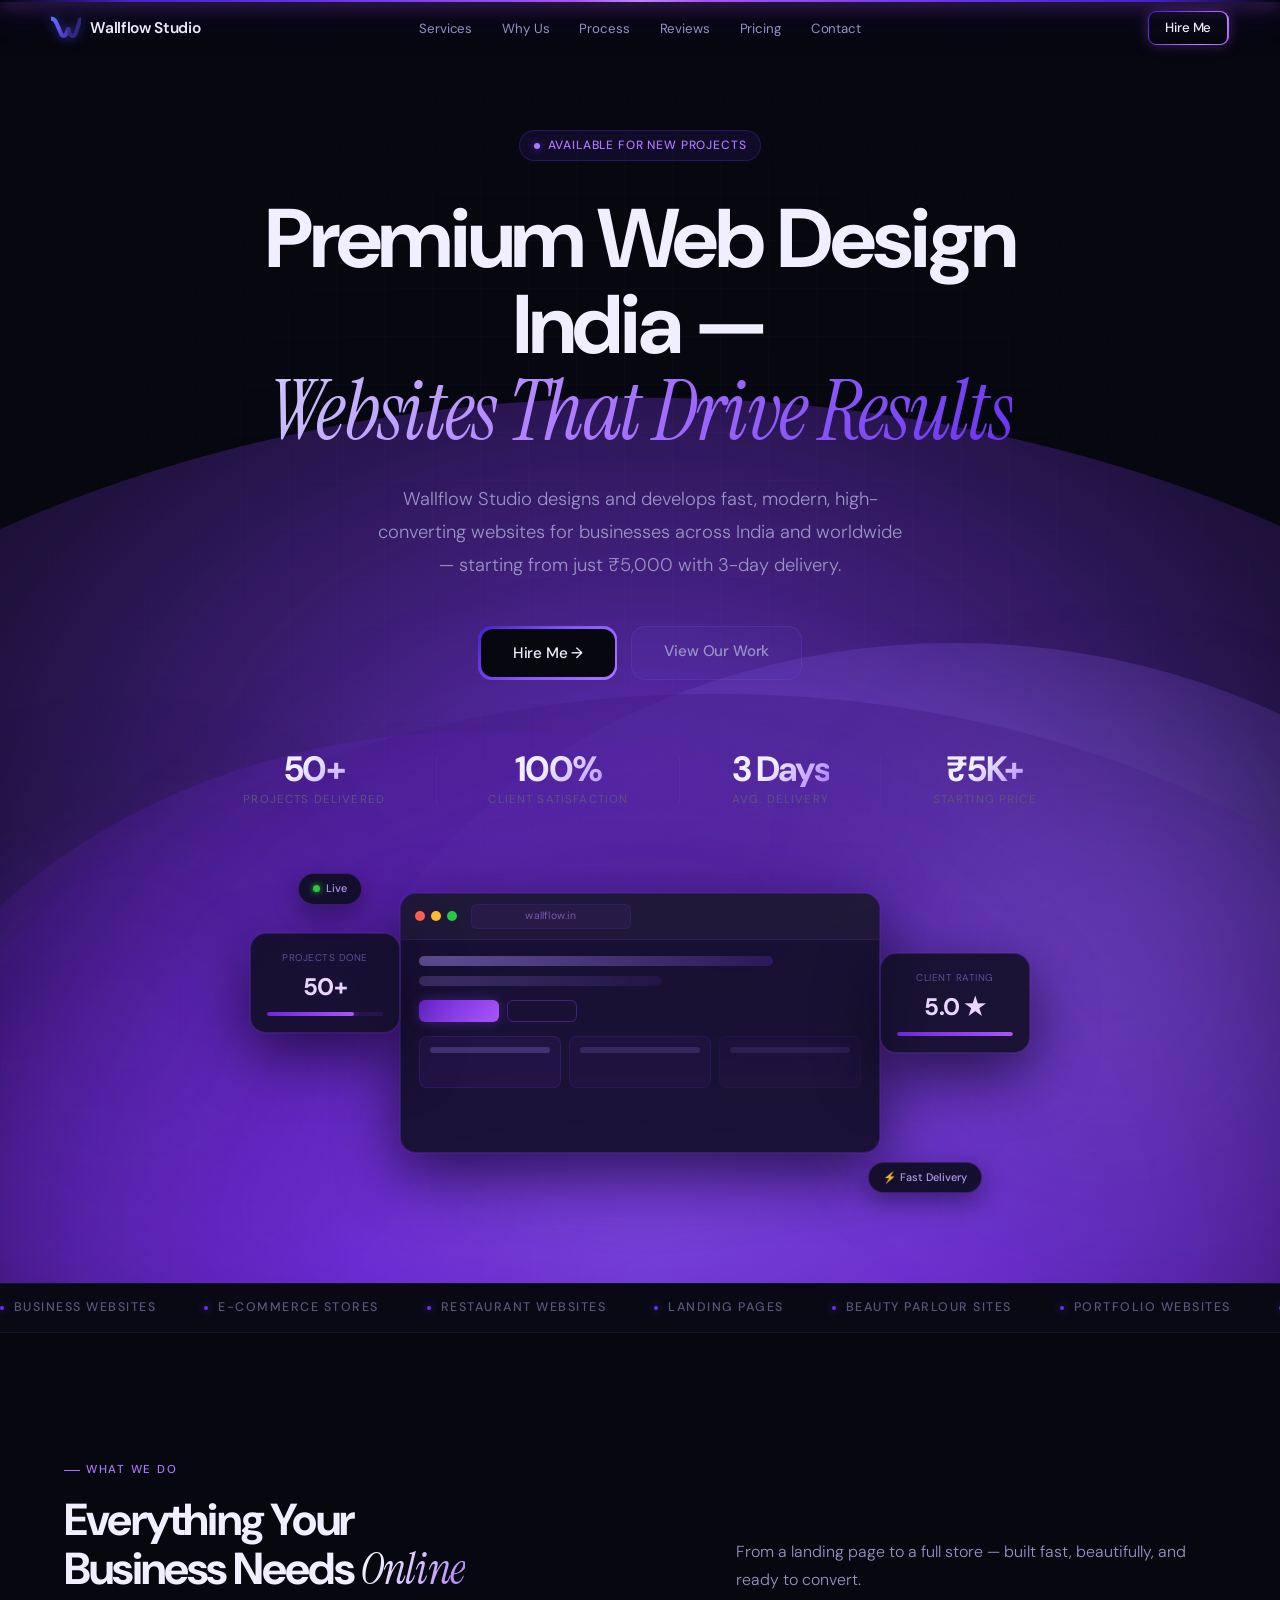
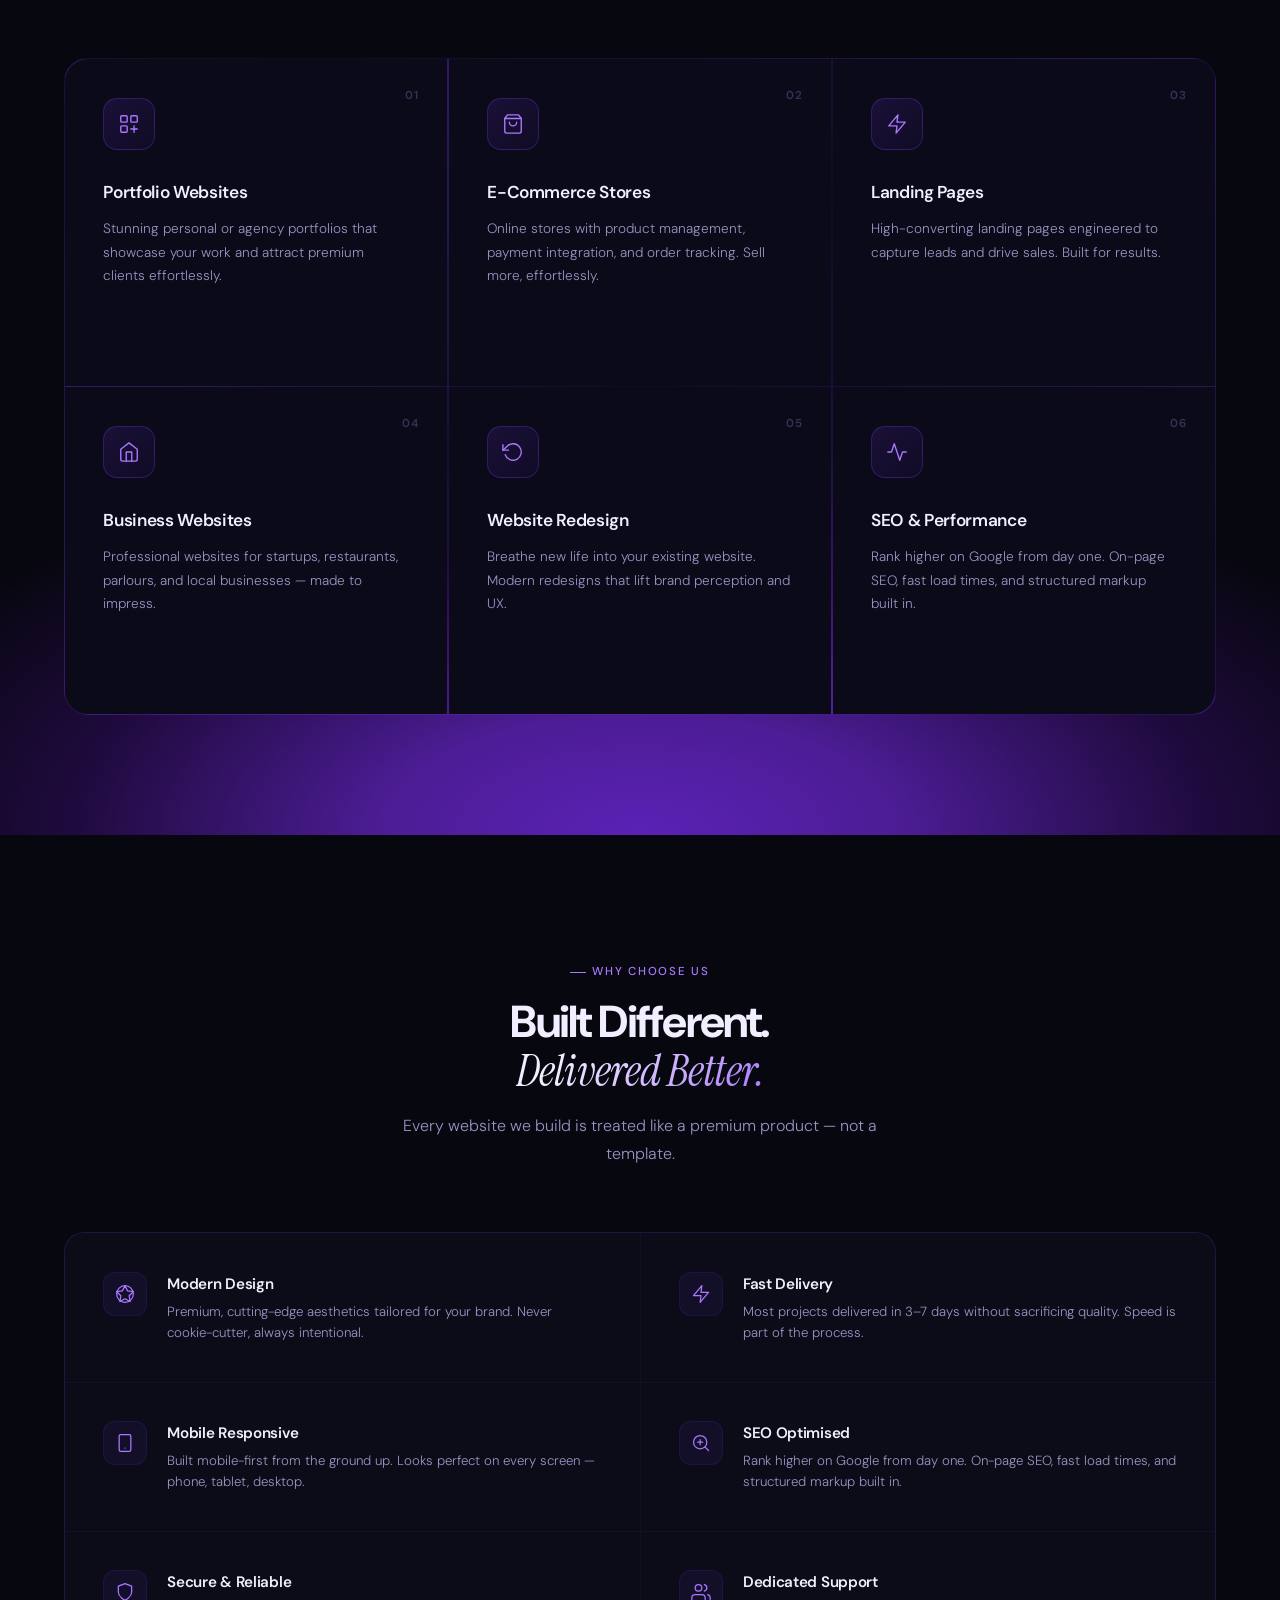
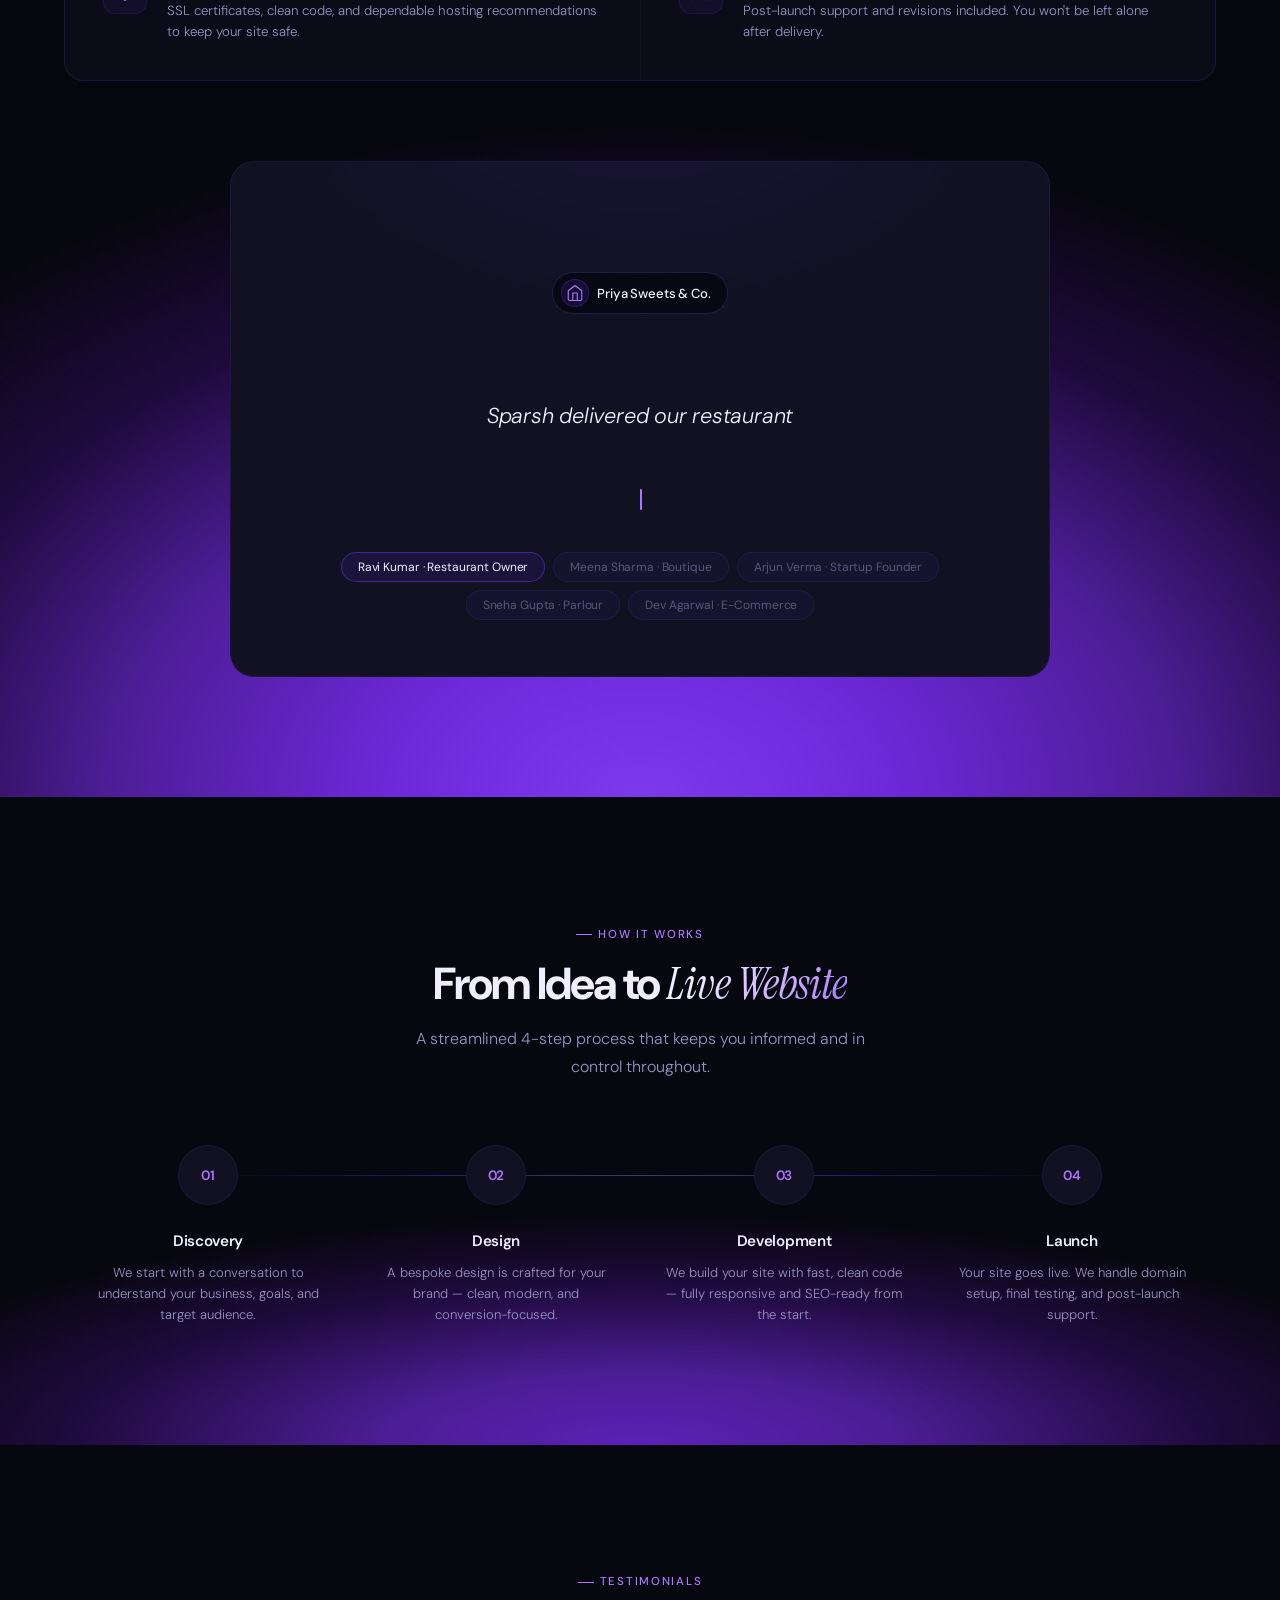
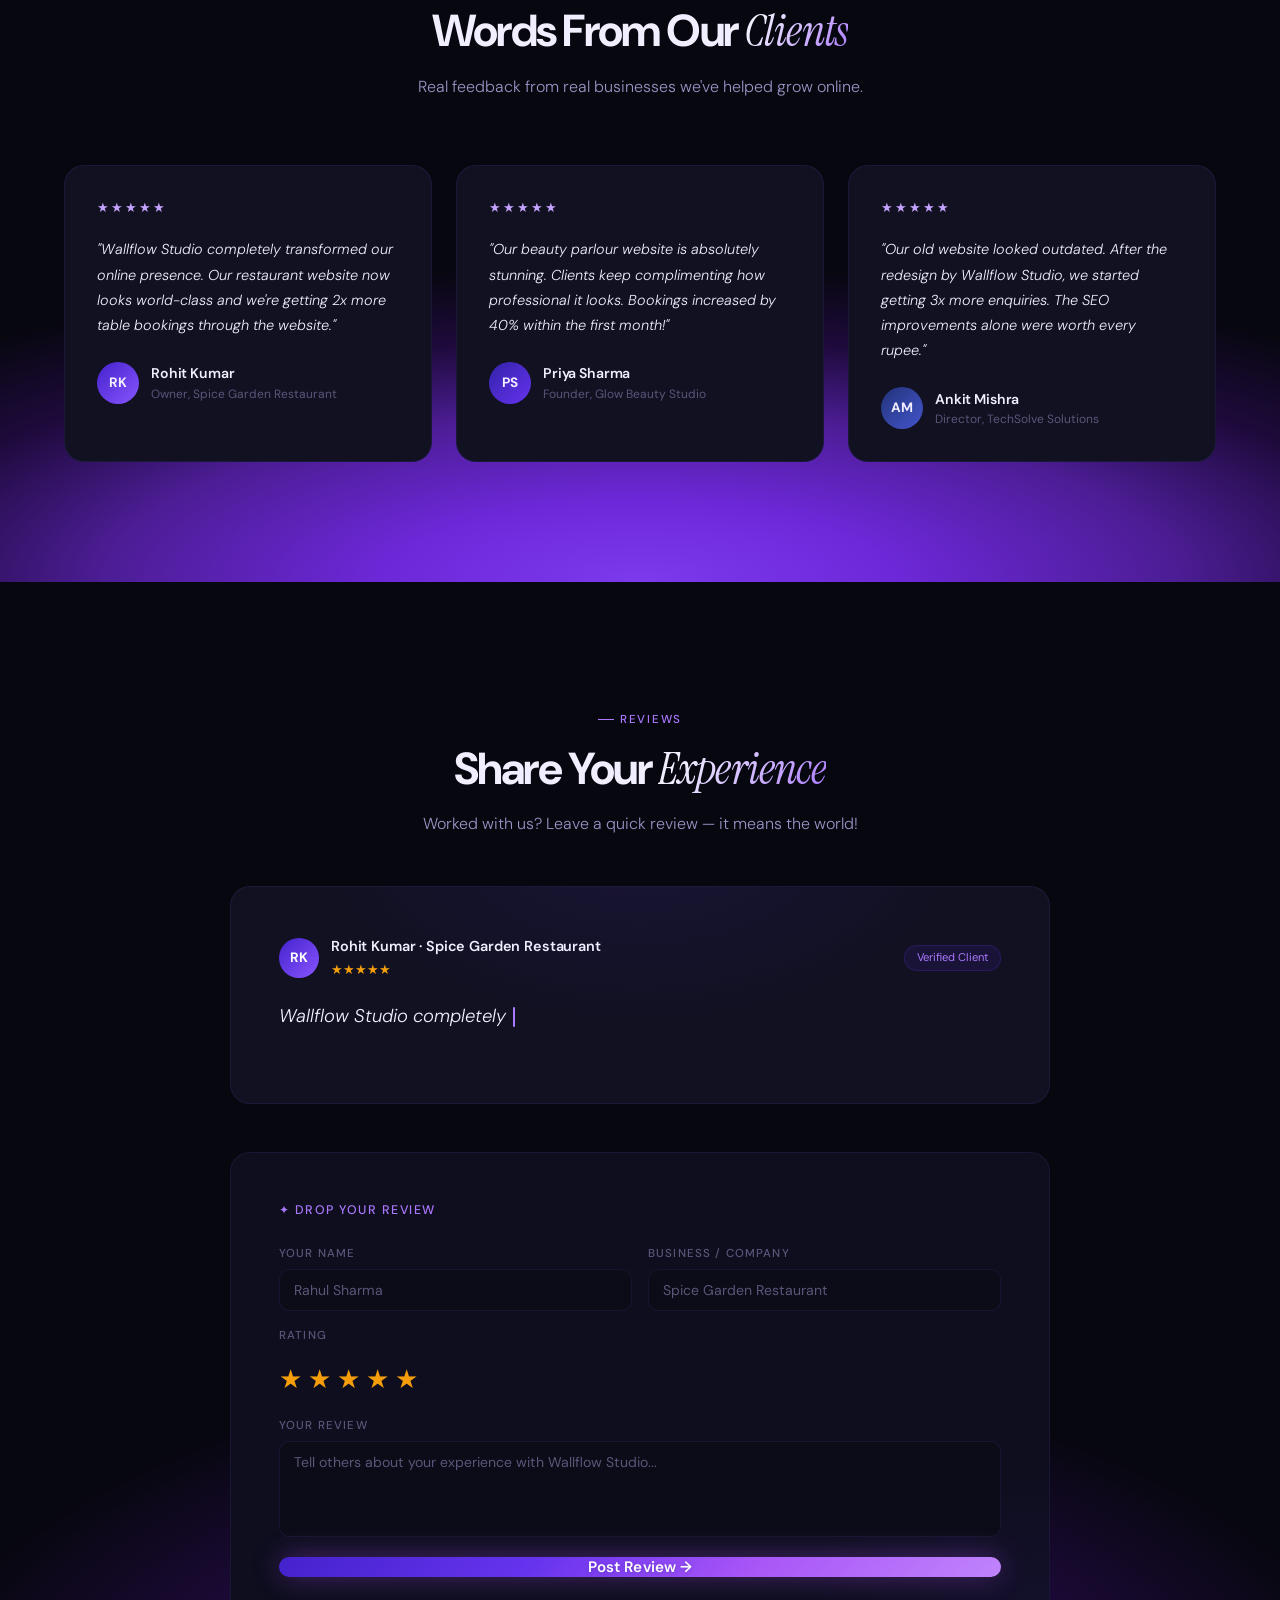
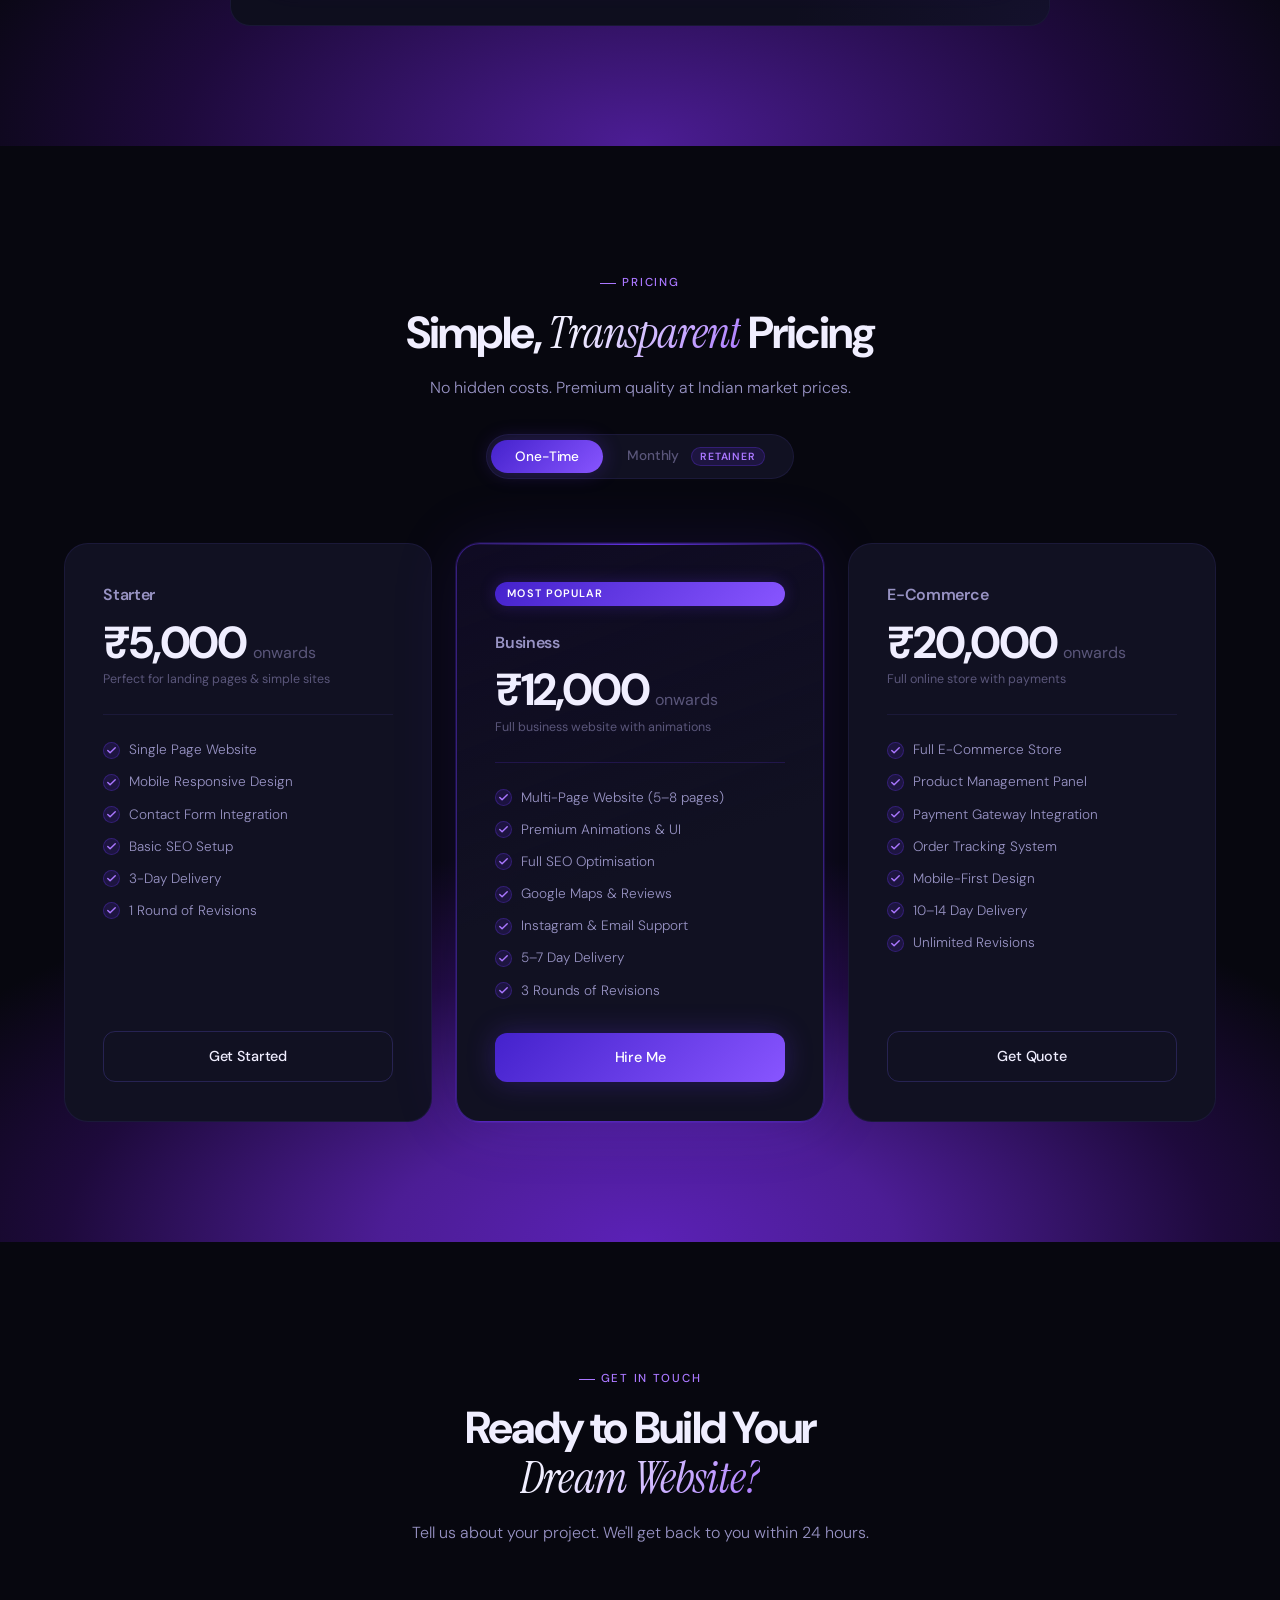
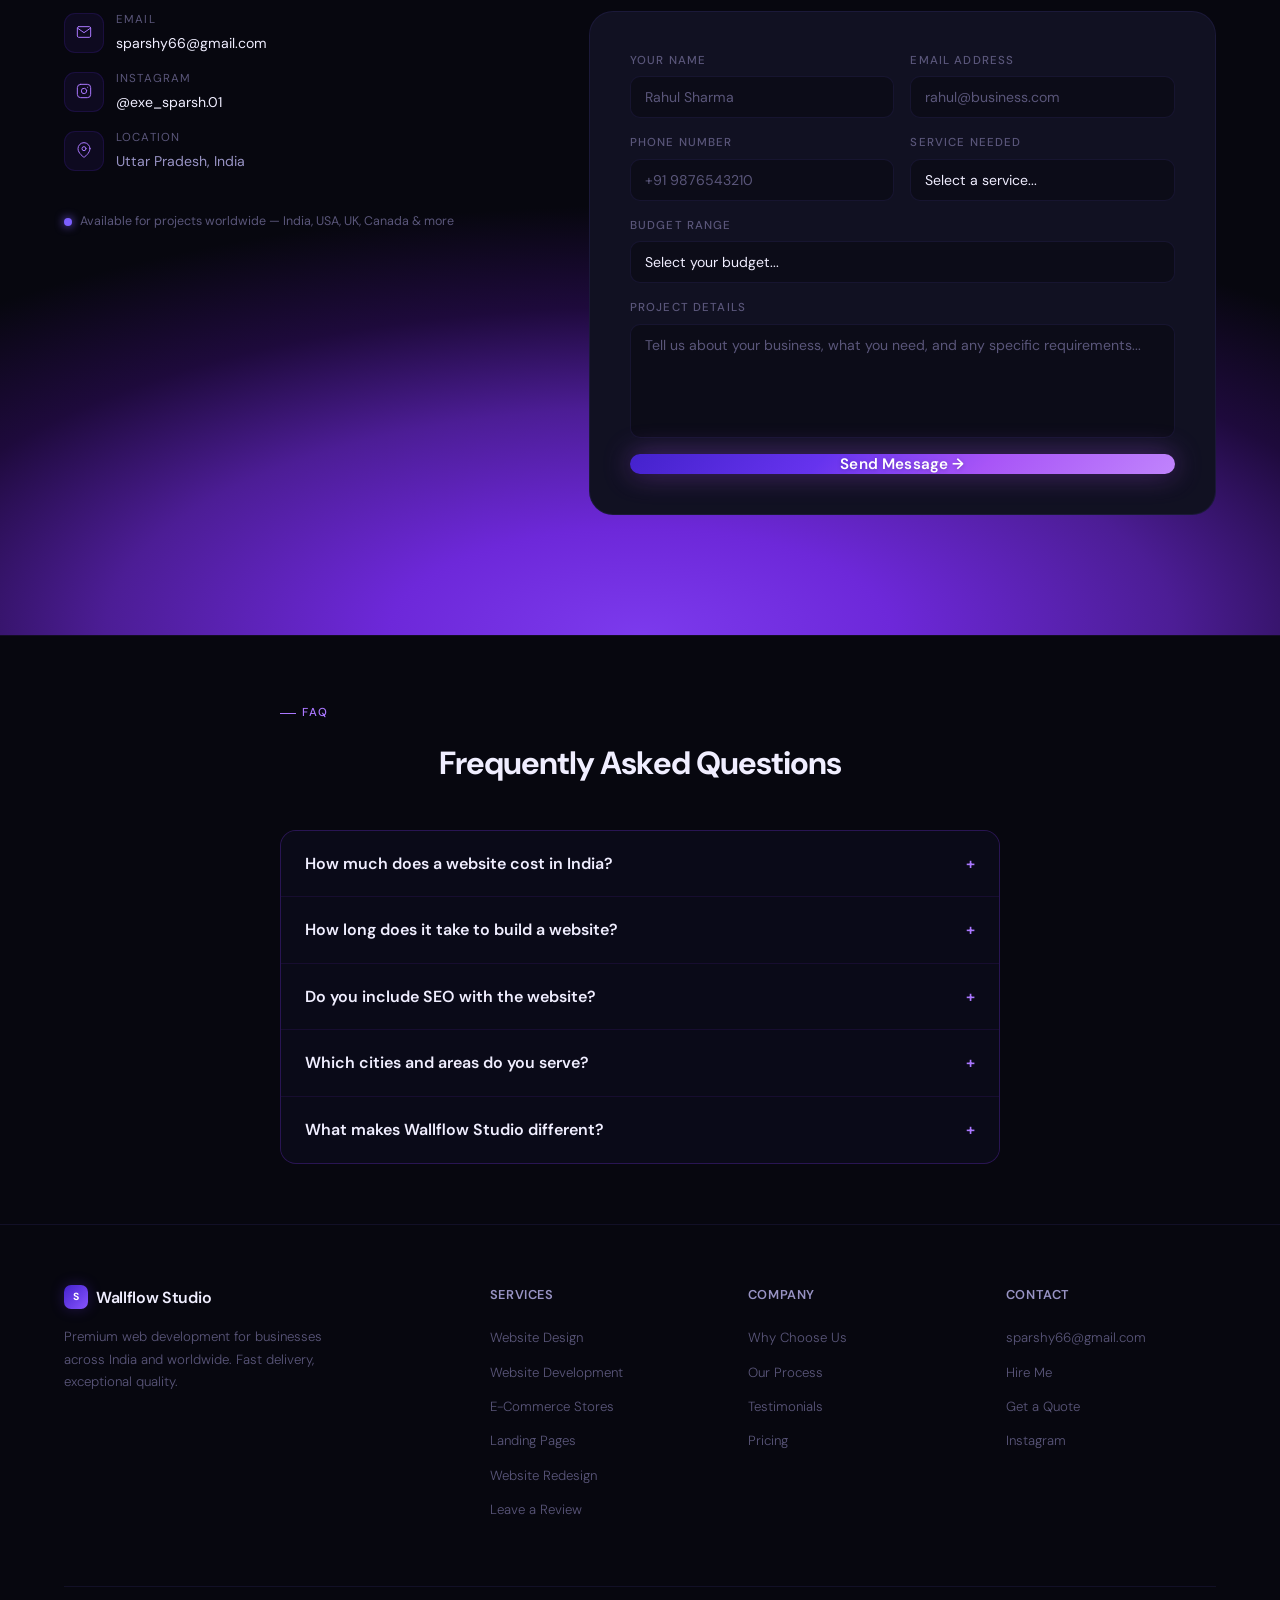
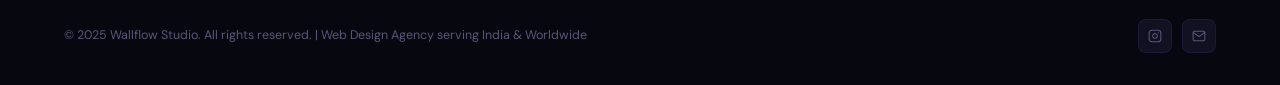
<file: wallflow-updated.html>
<!DOCTYPE html>
<html lang="en" itemscope itemtype="https://schema.org/ProfessionalService">
<head>
<meta charset="UTF-8">
<meta name="viewport" content="width=device-width, initial-scale=1.0">

<!-- robots.txt reminder: ensure /robots.txt exists on server allowing all crawlers -->
<!-- sitemap.xml reminder: ensure /sitemap.xml exists on server -->

<!-- SVG favicon — shown in modern browsers (Chrome, Firefox, Edge) -->
<link rel="icon" type="image/svg+xml" href="[data-uri]">
<!-- PNG fallback favicon for older browsers -->
<link rel="icon" type="image/png" sizes="32x32" href="[data-uri]">
<!-- Apple Touch Icon (iPhone/iPad home screen) -->
<link rel="apple-touch-icon" sizes="180x180" href="[data-uri]">
<!-- Microsoft Tiles -->
<meta name="msapplication-TileColor" content="#6633ee">
<meta name="msapplication-TileImage" content="[data-uri]">

<!-- ═══ PRIMARY SEO ═══ -->
<title>Wallflow Studio | Web Design & Development India — From ₹5,000</title>
<meta name="description" content="Wallflow Studio builds premium, high-converting websites for businesses across India and worldwide. Web design, e-commerce, landing pages & SEO from ₹5,000. Fast 3-day delivery. Serving Delhi, Mumbai, Bangalore, Lucknow, and clients in USA, UK, Canada, Australia.">

<meta name="author" content="Sparsh — Wallflow Studio">
<meta name="robots" content="index, follow, max-snippet:-1, max-image-preview:large, max-video-preview:-1">
<meta name="googlebot" content="index, follow">
<meta name="theme-color" content="#6633ee">
<meta name="mobile-web-app-capable" content="yes">
<meta name="apple-mobile-web-app-capable" content="yes">
<meta name="apple-mobile-web-app-status-bar-style" content="black-translucent">
<meta name="apple-mobile-web-app-title" content="Wallflow Studio">
<meta name="application-name" content="Wallflow Studio">
<link rel="canonical" href="https://wallflow.in/">
<link rel="sitemap" type="application/xml" title="Sitemap" href="https://wallflow.in/sitemap.xml">

<!-- ═══ OPEN GRAPH (Facebook, WhatsApp, LinkedIn) ═══ -->
<meta property="og:type" content="website">
<meta property="og:url" content="https://wallflow.in/">
<meta property="og:site_name" content="Wallflow Studio">
<meta property="og:title" content="Wallflow Studio | Affordable Premium Web Design for Businesses Worldwide — From ₹5,000">
<meta property="og:description" content="We build fast, modern, high-converting websites for businesses across India and worldwide. E-commerce stores, landing pages, portfolios & SEO from ₹5,000. 3-day delivery. Serving all of India + USA, UK, Canada, Australia.">
<meta property="og:image" content="https://wallflow.in/og-image.jpg">
<meta property="og:image:width" content="1200">
<meta property="og:image:height" content="630">
<meta property="og:image:alt" content="Wallflow Studio — Premium Web Design Agency India & Worldwide">
<meta property="og:locale" content="en_IN">
<meta property="og:locale:alternate" content="en_US">
<meta property="og:locale:alternate" content="en_GB">
<meta property="og:locale:alternate" content="hi_IN">

<!-- ═══ TWITTER / X CARD ═══ -->
<meta name="twitter:card" content="summary_large_image">
<meta name="twitter:site" content="@wallflowstudio">
<meta name="twitter:creator" content="@wallflowstudio">
<meta name="twitter:title" content="Wallflow Studio | Affordable Web Design Worldwide — From ₹5,000">
<meta name="twitter:description" content="Premium websites for businesses in India, USA, UK, Canada & Australia. E-commerce, landing pages & SEO from ₹5,000. 3-day delivery. 100% client satisfaction.">
<meta name="twitter:image" content="https://wallflow.in/og-image.jpg">

<!-- ═══ GEO / LOCAL + GLOBAL SEO ═══ -->
<meta name="geo.region" content="IN-UP">
<meta name="geo.placename" content="Lucknow, Uttar Pradesh, India">
<meta name="geo.position" content="26.8467;80.9462">
<meta name="ICBM" content="26.8467, 80.9462">

<!-- ═══ STRUCTURED DATA — LocalBusiness (enhanced) ═══ -->
<script type="application/ld+json">
{
  "@context": "https://schema.org",
  "@type": ["ProfessionalService", "LocalBusiness"],
  "@id": "https://wallflow.in/#business",
  "name": "Wallflow Studio",
  "alternateName": ["Wallflow Web Studio", "Wallflow", "Sparsh Web Studio"],
  "description": "Wallflow Studio is a premium web design and development agency serving businesses across India and worldwide. We build high-converting websites, e-commerce stores, landing pages and provide SEO services for businesses in Delhi, Mumbai, Bangalore, Chennai, Hyderabad, Kolkata, Pune, Ahmedabad, Lucknow, Gorakhpur and clients in USA, UK, Canada & Australia. Starting from ₹5,000 with 3-day delivery.",
  "url": "https://wallflow.in",
  "telephone": "+91-7985XXXXXX",
  "email": "sparshy66@gmail.com",
  "priceRange": "₹₹",
  "currenciesAccepted": "INR, USD, GBP, CAD, AUD",
  "paymentAccepted": "Cash, UPI, Bank Transfer, NEFT, PayPal, Wise, Payoneer",
  "foundingDate": "2024",
  "slogan": "Premium Websites That Drive Results — Worldwide",
  "logo": {
    "@type": "ImageObject",
    "url": "https://wallflow.in/logo.png",
    "width": 512,
    "height": 512
  },
  "image": "https://wallflow.in/og-image.jpg",
  "areaServed": [
    {"@type": "Country", "name": "India"},
    {"@type": "Country", "name": "United States"},
    {"@type": "Country", "name": "United Kingdom"},
    {"@type": "Country", "name": "Canada"},
    {"@type": "Country", "name": "Australia"},
    {"@type": "Country", "name": "United Arab Emirates"},
    {"@type": "Country", "name": "Singapore"},
    {"@type": "State",   "name": "Uttar Pradesh"},
    {"@type": "State",   "name": "Maharashtra"},
    {"@type": "State",   "name": "Karnataka"},
    {"@type": "State",   "name": "Tamil Nadu"},
    {"@type": "State",   "name": "Telangana"},
    {"@type": "State",   "name": "West Bengal"},
    {"@type": "State",   "name": "Gujarat"},
    {"@type": "State",   "name": "Rajasthan"},
    {"@type": "State",   "name": "Punjab"},
    {"@type": "State",   "name": "Delhi"},
    {"@type": "City",    "name": "New Delhi"},
    {"@type": "City",    "name": "Mumbai"},
    {"@type": "City",    "name": "Bangalore"},
    {"@type": "City",    "name": "Chennai"},
    {"@type": "City",    "name": "Hyderabad"},
    {"@type": "City",    "name": "Kolkata"},
    {"@type": "City",    "name": "Pune"},
    {"@type": "City",    "name": "Ahmedabad"},
    {"@type": "City",    "name": "Jaipur"},
    {"@type": "City",    "name": "Surat"},
    {"@type": "City",    "name": "Lucknow"},
    {"@type": "City",    "name": "Gorakhpur"},
    {"@type": "City",    "name": "Varanasi"},
    {"@type": "City",    "name": "Kanpur"},
    {"@type": "City",    "name": "Agra"},
    {"@type": "City",    "name": "Noida"},
    {"@type": "City",    "name": "Gurgaon"},
    {"@type": "City",    "name": "Chandigarh"},
    {"@type": "City",    "name": "Indore"},
    {"@type": "City",    "name": "Bhopal"},
    {"@type": "City",    "name": "Nagpur"},
    {"@type": "City",    "name": "Patna"},
    {"@type": "City",    "name": "Kochi"},
    {"@type": "City",    "name": "Coimbatore"},
    {"@type": "City",    "name": "Bhubaneswar"},
    {"@type": "City",    "name": "Guwahati"},
    {"@type": "City",    "name": "Dehradun"},
    {"@type": "City",    "name": "Amritsar"},
    {"@type": "City",    "name": "Visakhapatnam"}
  ],
  "address": {
    "@type": "PostalAddress",
    "addressLocality": "Lucknow",
    "addressRegion": "Uttar Pradesh",
    "postalCode": "226001",
    "addressCountry": "IN"
  },
  "openingHoursSpecification": {
    "@type": "OpeningHoursSpecification",
    "dayOfWeek": ["Monday","Tuesday","Wednesday","Thursday","Friday","Saturday","Sunday"],
    "opens": "09:00",
    "closes": "21:00"
  },
  "hasOfferCatalog": {
    "@type": "OfferCatalog",
    "name": "Web Design Services",
    "itemListElement": [
      {"@type":"Offer","itemOffered":{"@type":"Service","name":"Portfolio Websites","description":"Stunning personal or agency portfolios that showcase your work and attract premium clients."},"price":"5000","priceCurrency":"INR"},
      {"@type":"Offer","itemOffered":{"@type":"Service","name":"E-Commerce Stores","description":"Online stores with product management, payment integration and order tracking."},"price":"20000","priceCurrency":"INR"},
      {"@type":"Offer","itemOffered":{"@type":"Service","name":"Landing Pages","description":"High-converting landing pages engineered to capture leads and drive sales."},"price":"5000","priceCurrency":"INR"},
      {"@type":"Offer","itemOffered":{"@type":"Service","name":"Business Websites","description":"Professional websites for startups, restaurants, parlours and local businesses."},"price":"12000","priceCurrency":"INR"},
      {"@type":"Offer","itemOffered":{"@type":"Service","name":"Website Redesign","description":"Modern redesigns that lift brand perception and UX."},"price":"8000","priceCurrency":"INR"},
      {"@type":"Offer","itemOffered":{"@type":"Service","name":"SEO & Performance Optimization","description":"On-page SEO, fast load times and structured markup built in."},"price":"5000","priceCurrency":"INR"}
    ]
  },
  "aggregateRating": {
    "@type": "AggregateRating",
    "ratingValue": "5.0",
    "reviewCount": "50",
    "bestRating": "5",
    "worstRating": "1"
  },
  "review": [
    {
      "@type": "Review",
      "author": {"@type": "Person", "name": "Rohit Kumar"},
      "reviewRating": {"@type": "Rating", "ratingValue": "5", "bestRating": "5"},
      "reviewBody": "Wallflow Studio completely transformed our online presence. Our restaurant website now looks world-class and we're getting 2x more table bookings.",
      "datePublished": "2025-03-15"
    },
    {
      "@type": "Review",
      "author": {"@type": "Person", "name": "Priya Sharma"},
      "reviewRating": {"@type": "Rating", "ratingValue": "5", "bestRating": "5"},
      "reviewBody": "Our beauty parlour website is absolutely stunning. Bookings increased by 40% within the first month!",
      "datePublished": "2025-04-02"
    }
  ],
  "sameAs": [
    "https://www.instagram.com/exe_sparsh.01",
    "https://wallflow.in"
  ]
}
</script>

<!-- ═══ STRUCTURED DATA — WebSite + Sitelinks Searchbox ═══ -->
<script type="application/ld+json">
{
  "@context": "https://schema.org",
  "@type": "WebSite",
  "@id": "https://wallflow.in/#website",
  "url": "https://wallflow.in",
  "name": "Wallflow Studio",
  "description": "Premium Web Design & Development Agency serving all of India and worldwide. Websites from ₹5,000. Delhi, Mumbai, Bangalore, Chennai, Hyderabad, Kolkata + USA, UK, Canada, Australia.",
  "inLanguage": "en-IN",
  "publisher": {
    "@type": "Organization",
    "name": "Wallflow Studio",
    "logo": {"@type": "ImageObject", "url": "https://wallflow.in/og-image.jpg"}
  },
  "potentialAction": {
    "@type": "SearchAction",
    "target": "https://wallflow.in/?s={search_term_string}",
    "query-input": "required name=search_term_string"
  }
}
</script>

<!-- ═══ STRUCTURED DATA — FAQPage ═══ -->
<script type="application/ld+json">
{
  "@context": "https://schema.org",
  "@type": "FAQPage",
  "mainEntity": [
    {
      "@type": "Question",
      "name": "How much does a website cost in India?",
      "acceptedAnswer": {"@type": "Answer", "text": "Wallflow Studio builds websites starting at ₹5,000. Pricing depends on the type of website — landing pages, business sites, portfolios, or full e-commerce stores. Contact us for a free custom quote tailored to your business."}
    },
    {
      "@type": "Question",
      "name": "How long does it take to build a website?",
      "acceptedAnswer": {"@type": "Answer", "text": "Our average delivery time is 3 days for standard websites. Complex e-commerce or custom projects may take 5–10 days depending on requirements. We always deliver on time."}
    },
    {
      "@type": "Question",
      "name": "Do you provide SEO with the website?",
      "acceptedAnswer": {"@type": "Answer", "text": "Yes, all websites built by Wallflow Studio include on-page SEO, fast load times, structured markup, and mobile optimization built in from day one — at no extra charge."}
    },
    {
      "@type": "Question",
      "name": "Which areas do you serve?",
      "acceptedAnswer": {"@type": "Answer", "text": "Wallflow Studio serves clients across all of India — Delhi, Mumbai, Bangalore, Chennai, Hyderabad, Kolkata, Pune, Ahmedabad, Jaipur, Lucknow, Gorakhpur, Noida, Gurgaon, Chandigarh, and every other city. We also work with clients internationally in USA, UK, Canada, Australia, UAE, and Singapore. All work is done 100% remotely with seamless communication via Instagram and email."}
    },
    {
      "@type": "Question",
      "name": "What makes Wallflow Studio different from other web designers?",
      "acceptedAnswer": {"@type": "Answer", "text": "We treat every website like a premium product — not a template. You get fast 3-day delivery, 100% custom design, on-page SEO built in, Instagram & email support, and a website built to convert visitors into customers. No hidden charges, no compromises."}
    },
    {
      "@type": "Question",
      "name": "Do you build e-commerce websites in India?",
      "acceptedAnswer": {"@type": "Answer", "text": "Yes! We build complete e-commerce stores with product management, UPI and card payment gateway integration, order tracking, and mobile-first design. Starting at ₹20,000."}
    }
  ]
}
</script>

<!-- ═══ STRUCTURED DATA — WebPage ═══ -->
<script type="application/ld+json">
{
  "@context": "https://schema.org",
  "@type": "WebPage",
  "@id": "https://wallflow.in/#webpage",
  "url": "https://wallflow.in/",
  "name": "Wallflow Studio | Web Design & Development India — From ₹5,000",
  "description": "Premium web design and development agency in India. Affordable websites starting at ₹5,000 with 3-day delivery. Serving all of India + USA, UK, Canada, Australia.",
  "isPartOf": {"@id": "https://wallflow.in/#website"},
  "about": {"@id": "https://wallflow.in/#business"},
  "inLanguage": "en-IN",
  "breadcrumb": {"@id": "https://wallflow.in/#breadcrumb"}
}
</script>

<!-- ═══ STRUCTURED DATA — BreadcrumbList ═══ -->
<script type="application/ld+json">
{
  "@context": "https://schema.org",
  "@type": "BreadcrumbList",
  "@id": "https://wallflow.in/#breadcrumb",
  "itemListElement": [
    {"@type":"ListItem","position":1,"name":"Home","item":"https://wallflow.in/"},
    {"@type":"ListItem","position":2,"name":"Services","item":"https://wallflow.in/#services"},
    {"@type":"ListItem","position":3,"name":"Why Us","item":"https://wallflow.in/#why"},
    {"@type":"ListItem","position":4,"name":"Process","item":"https://wallflow.in/#process"},
    {"@type":"ListItem","position":5,"name":"Testimonials","item":"https://wallflow.in/#testimonials"},
    {"@type":"ListItem","position":6,"name":"Reviews","item":"https://wallflow.in/#reviews"},
    {"@type":"ListItem","position":7,"name":"Pricing","item":"https://wallflow.in/#pricing"},
    {"@type":"ListItem","position":8,"name":"FAQ","item":"https://wallflow.in/#faq"},
    {"@type":"ListItem","position":9,"name":"Contact","item":"https://wallflow.in/#contact"}
  ]
}
</script>

<!-- ═══ STRUCTURED DATA — Person (founder) ═══ -->
<script type="application/ld+json">
{
  "@context": "https://schema.org",
  "@type": "Person",
  "name": "Sparsh",
  "jobTitle": "Web Designer & Developer",
  "worksFor": {"@type": "Organization", "name": "Wallflow Studio"},
  "url": "https://wallflow.in",
  "email": "sparshy66@gmail.com",
  "address": {"@type": "PostalAddress", "addressRegion": "Uttar Pradesh", "addressCountry": "IN"},
  "knowsAbout": ["Web Design", "Web Development", "SEO", "E-Commerce", "Landing Pages", "UI/UX Design"]
}
</script>

<!-- ═══ PERFORMANCE ═══ -->
<link rel="preconnect" href="https://fonts.googleapis.com">
<link rel="preconnect" href="https://fonts.gstatic.com" crossorigin>
<link rel="dns-prefetch" href="https://fonts.googleapis.com">
<link rel="preload" as="style" href="https://fonts.googleapis.com/css2?family=Instrument+Serif:ital@0;1&family=DM+Sans:ital,opsz,wght@0,9..40,300;0,9..40,400;0,9..40,500;0,9..40,600;0,9..40,700;1,9..40,300&display=swap">
<link href="https://fonts.googleapis.com/css2?family=Instrument+Serif:ital@0;1&family=DM+Sans:ital,opsz,wght@0,9..40,300;0,9..40,400;0,9..40,500;0,9..40,600;0,9..40,700;1,9..40,300&display=swap" rel="stylesheet">

<style>
:root {
  /* Evervault-exact palette */
  --bg:       #07070f;
  --bg2:      #0c0c18;
  --card:     #111122;
  --card2:    #0e0e1e;
  --border:   rgba(120,100,255,0.1);
  --border2:  rgba(120,100,255,0.22);
  --text:     #f0eeff;
  --text2:    #9893c4;
  --text3:    #5a567a;
  --purple:   #6633ee;
  --purple2:  #8855ff;
  --purple3:  #aa77ff;
  --violet:   #4422cc;
  --p-glow:   rgba(102,51,238,0.28);
  --p-glow2:  rgba(102,51,238,0.12);
  --p-glow3:  rgba(102,51,238,0.06);
}

*,*::before,*::after{box-sizing:border-box;margin:0;padding:0}
html{scroll-behavior:smooth}
body{
  background:var(--bg);
  color:var(--text);
  font-family:'DM Sans',-apple-system,sans-serif;
  font-size:16px;
  line-height:1.6;
  overflow-x:hidden;
  -webkit-font-smoothing:antialiased;
}

/* ══════════════════════════════════════════
   EVERVAULT BACKGROUND SYSTEM
   Deep space: layered mesh gradients + 
   grain noise + subtle grid + glowing orbs
   ══════════════════════════════════════════ */

/* Global grain texture overlay */
body::before {
  content:'';
  position:fixed;inset:0;z-index:0;
  pointer-events:none;
  background-image:url("data:image/svg+xml,%3Csvg viewBox='0 0 512 512' xmlns='http://www.w3.org/2000/svg'%3E%3Cfilter id='noise'%3E%3CfeTurbulence type='fractalNoise' baseFrequency='0.9' numOctaves='4' stitchTiles='stitch'/%3E%3C/filter%3E%3Crect width='100%25' height='100%25' filter='url(%23noise)' opacity='1'/%3E%3C/svg%3E");
  background-size:200px 200px;
  opacity:0.025;
}

/* Plain dark body — each section has its own purple gradient */
body{
  background: #07070f;
}

/* Global mesh gradient overlay */
body::after {
  content:'';
  position:fixed;inset:0;z-index:0;
  pointer-events:none;
  background: radial-gradient(ellipse 60% 25% at 50% 100%, rgba(124,58,237,0.12) 0%, transparent 70%);
}

/* Subtle dot grid */
.global-grid {
  position:fixed;inset:0;z-index:0;pointer-events:none;
  background-image:radial-gradient(circle, rgba(130,100,255,0.18) 1px, transparent 1px);
  background-size:36px 36px;
  mask-image:radial-gradient(ellipse 100% 100% at 50% 0%, black 0%, transparent 80%);
  -webkit-mask-image:radial-gradient(ellipse 100% 100% at 50% 0%, black 0%, transparent 80%);
}

/* All content sits above the bg layers */
nav,section,footer,.marquee-wrap,.mobile-menu,.scroll-bar {
  position:relative;z-index:1;
}

/* SVG FILTERS */
.svg-filters{position:absolute;width:0;height:0;overflow:hidden}

/* Skip link for accessibility/SEO */
.skip-link{
  position:absolute;top:-100px;left:16px;
  background:var(--purple);color:#fff;
  padding:8px 16px;border-radius:8px;
  font-size:0.85rem;font-weight:600;
  z-index:9999;text-decoration:none;
  transition:top 0.2s;
}
.skip-link:focus{top:16px;}

/* ── SCROLL PROGRESS ── */
.scroll-bar{
  position:fixed;top:0;left:0;height:1.5px;
  background:linear-gradient(90deg,var(--violet),var(--purple),var(--purple3));
  width:0%;z-index:1001;transition:width 0.1s linear;
  box-shadow:0 0 12px var(--purple);
}

/* ── NAV ── */
nav{
  position:fixed;top:0;left:0;right:0;z-index:100;
  height:56px;
  display:flex;align-items:center;justify-content:space-between;
  padding:0 max(24px, 4vw);
  background:rgba(7,7,15,0.75);
  backdrop-filter:saturate(160%) blur(24px);
  -webkit-backdrop-filter:saturate(160%) blur(24px);
  border-bottom:none;
  transition:background 0.3s;
}
/* Glowing gradient line at top of nav — exact purple from screenshot */
nav#navbar::before{
  content:"";
  position:absolute;top:0;left:0;right:0;
  height:1.5px;
  background:linear-gradient(90deg,
    transparent 0%,
    #4422cc 10%,
    #6633ee 25%,
    #a855f7 45%,
    #c084fc 50%,
    #a855f7 55%,
    #6633ee 75%,
    #4422cc 90%,
    transparent 100%
  );
  box-shadow:0 0 18px 2px rgba(168,85,247,0.55), 0 0 40px 4px rgba(102,51,238,0.3);
  z-index:1;
}
.nav-logo{
  font-size:0.97rem;font-weight:600;letter-spacing:-0.02em;
  color:var(--text);text-decoration:none;
  display:flex;align-items:center;gap:9px;
}
.nav-logo-mark{
  width:30px;height:25px;
  display:block;
  flex-shrink:0;
  filter: drop-shadow(0 0 6px rgba(80,100,255,0.5));
}
.nav-links{
  display:flex;gap:0;list-style:none;
  position:absolute;left:50%;transform:translateX(-50%);
}
.nav-links a{
  color:var(--text2);text-decoration:none;
  font-size:0.83rem;font-weight:400;
  padding:6px 15px;border-radius:8px;
  transition:color 0.2s,background 0.2s;letter-spacing:-0.01em;
}
.nav-links a:hover{color:var(--text);background:rgba(102,51,238,0.1)}

/* Hire Me nav button */
.nav-hire{
  position:relative;padding:1.5px;
  background:linear-gradient(135deg,#4422cc,#6633ee,#a855f7,#c084fc,#a855f7);
  border-radius:9px;transition:all 0.4s ease;text-decoration:none;
  display:inline-flex;
  box-shadow:0 0 14px rgba(168,85,247,0.35);
}
.nav-hire::before{
  content:"";position:absolute;inset:0;
  border-radius:9px;z-index:-1;filter:blur(0);
  transition:filter 0.4s ease;
  background:linear-gradient(135deg,#4422cc,#a855f7);
}
.nav-hire:hover::before{filter:blur(14px);}
.nav-hire:hover{box-shadow:0 0 28px rgba(168,85,247,0.6);}
.nav-hire-inner{
  background:var(--bg);color:var(--text);
  padding:5px 16px;border-radius:7px;
  font-size:0.83rem;font-weight:500;letter-spacing:-0.01em;
  white-space:nowrap;
}

/* Mobile hamburger */
.nav-hamburger{
  display:none;flex-direction:column;gap:5px;cursor:pointer;
  background:none;border:none;padding:4px;
}
.nav-hamburger span{
  display:block;width:22px;height:1.5px;
  background:var(--text2);border-radius:2px;
  transition:all 0.3s;
}
.mobile-menu{
  display:none;position:fixed;top:56px;left:0;right:0;bottom:0;
  background:rgba(7,7,15,0.97);backdrop-filter:blur(40px);
  z-index:99;padding:40px 24px;
  flex-direction:column;gap:0;
}
.mobile-menu.open{display:flex}
.mobile-menu a{
  color:var(--text2);text-decoration:none;font-size:1.6rem;
  font-weight:300;letter-spacing:-0.03em;
  padding:14px 0;border-bottom:1px solid var(--border);
  transition:color 0.2s;
}
.mobile-menu a:hover{color:var(--text)}
.mobile-menu .m-cta{margin-top:auto;padding-top:32px;border-bottom:none;}

/* ── HERO ── */
#hero{
  min-height:100vh;
  display:flex;flex-direction:column;
  align-items:center;justify-content:center;
  text-align:center;
  padding:130px max(24px,5vw) 90px;
  position:relative;overflow:hidden;
  background:
    radial-gradient(ellipse 120% 60% at 50% 100%, #7c3aed 0%, #6d28d9 18%, #4c1d95 36%, #1e0a3c 55%, transparent 72%),
    #07070f;
}

/* Hero animated canvas background */
#heroCanvas{
  position:absolute;inset:0;width:100%;height:100%;
  z-index:0;opacity:0.85;
  pointer-events:none;
}

/* Hero-specific extra orbs for depth */
.hero-orb-layer{position:absolute;inset:0;z-index:0;pointer-events:none}
.hero-orb{
  position:absolute;border-radius:50%;
  filter:blur(100px);
}
.hero-orb-1{
  width:110%;height:55%;
  background:radial-gradient(ellipse at 50% 100%, rgba(167,139,250,0.22) 0%, rgba(124,58,237,0.1) 40%, transparent 70%);
  bottom:0;left:-5%;
  filter:blur(30px);
  border-radius:0;
  animation:orbFloat1 14s ease-in-out infinite alternate;
}
.hero-orb-2{
  width:500px;height:500px;
  background:radial-gradient(ellipse,rgba(167,139,250,0.18),transparent 70%);
  bottom:60px;right:-80px;
  animation:orbFloat2 18s ease-in-out infinite alternate;
}
.hero-orb-3{
  width:400px;height:400px;
  background:radial-gradient(ellipse,rgba(124,58,237,0.2),transparent 70%);
  bottom:60px;left:-80px;
  animation:orbFloat3 16s ease-in-out infinite alternate;
}
@keyframes orbFloat1{from{transform:translateX(-50%) translateY(0)}to{transform:translateX(-50%) translateY(70px)}}
@keyframes orbFloat2{from{transform:translateY(0)}to{transform:translateY(-50px)}}
@keyframes orbFloat3{from{transform:translateY(0)}to{transform:translateY(40px)}}

/* Subtle radial vignette grid in hero */
.hero-grid{
  position:absolute;inset:0;z-index:0;
  background-image:
    linear-gradient(rgba(120,100,255,0.04) 1px,transparent 1px),
    linear-gradient(90deg,rgba(120,100,255,0.04) 1px,transparent 1px);
  background-size:48px 48px;
  mask-image:radial-gradient(ellipse 75% 65% at 50% 40%, black 10%, transparent 100%);
  -webkit-mask-image:radial-gradient(ellipse 75% 65% at 50% 40%, black 10%, transparent 100%);
}

.hero-eyebrow{
  display:inline-flex;align-items:center;gap:8px;
  background:rgba(102,51,238,0.1);
  border:1px solid rgba(102,51,238,0.28);
  color:var(--purple3);font-size:0.75rem;font-weight:500;
  padding:5px 14px;border-radius:100px;
  margin-bottom:2.2rem;letter-spacing:0.07em;text-transform:uppercase;
  z-index:1;animation:fadeUp 0.9s ease both;
}
.hero-eyebrow::before{
  content:'';width:6px;height:6px;border-radius:50%;
  background:var(--purple3);box-shadow:0 0 10px var(--purple);
  animation:blinkDot 2.2s ease-in-out infinite;
}
@keyframes blinkDot{0%,100%{opacity:1}50%{opacity:0.25}}

.hero-headline{
  font-size:clamp(2.8rem,6.5vw,6rem);
  font-weight:700;line-height:1.03;letter-spacing:-0.04em;
  max-width:900px;z-index:1;
  animation:fadeUp 0.9s 0.08s ease both;
}
.hero-headline em{
  font-style:italic;
  font-family:'Instrument Serif',serif;
  font-weight:400;letter-spacing:-0.02em;
  background:linear-gradient(125deg,#d0c8ff 0%,var(--purple3) 45%,var(--purple) 100%);
  -webkit-background-clip:text;-webkit-text-fill-color:transparent;
  background-clip:text;
}
.hero-sub{
  font-size:clamp(1rem,1.6vw,1.15rem);color:var(--text2);
  max-width:540px;margin-top:1.8rem;line-height:1.78;
  font-weight:300;z-index:1;
  animation:fadeUp 0.9s 0.16s ease both;
}
.hero-actions{
  display:flex;gap:14px;flex-wrap:wrap;justify-content:center;
  margin-top:2.8rem;z-index:1;
  animation:fadeUp 0.9s 0.24s ease both;
}

/* Primary CTA — gradient border */
.btn-primary{
  position:relative;padding:2.5px;
  background:linear-gradient(135deg,var(--violet),var(--purple2),var(--purple3));
  border-radius:14px;text-decoration:none;display:inline-flex;cursor:pointer;
  transition:all 0.4s ease;
}
.btn-primary::before{
  content:"";position:absolute;inset:0;
  border-radius:14px;z-index:-1;filter:blur(0);
  background:linear-gradient(135deg,var(--violet),var(--purple2));
  transition:filter 0.4s ease;
}
.btn-primary:hover::before{filter:blur(18px);}
.btn-primary-inner{
  background:var(--bg);color:var(--text);
  padding:12px 32px;border-radius:12px;
  font-size:0.95rem;font-weight:500;
  letter-spacing:-0.01em;white-space:nowrap;
  font-family:'DM Sans',sans-serif;
}

/* Secondary CTA — ghost with glow border lines */
.btn-ghost{
  position:relative;cursor:pointer;border:none;
  display:inline-flex;text-decoration:none;
  background:rgba(120,100,255,0.05);
  border:1px solid rgba(120,100,255,0.18);
  color:var(--text2);
  padding:12px 32px;
  font-size:0.95rem;font-weight:500;
  font-family:'DM Sans',sans-serif;
  letter-spacing:-0.01em;
  border-radius:14px;
  transition:all 0.3s ease;
}
.btn-ghost:hover{
  background:rgba(120,100,255,0.1);
  border-color:rgba(120,100,255,0.35);
  color:var(--text);
  box-shadow:0 0 24px var(--p-glow2);
}

.hero-stats{
  display:flex;gap:clamp(2rem,4vw,4rem);flex-wrap:wrap;
  justify-content:center;margin-top:4.5rem;z-index:1;
  animation:fadeUp 0.9s 0.32s ease both;
}
.stat-item{text-align:center}
.stat-num{
  font-size:clamp(1.6rem,3vw,2.2rem);font-weight:700;
  letter-spacing:-0.04em;line-height:1;
  background:linear-gradient(135deg,var(--text) 40%,var(--purple3));
  -webkit-background-clip:text;-webkit-text-fill-color:transparent;
  background-clip:text;
}
.stat-label{font-size:0.72rem;color:var(--text3);text-transform:uppercase;letter-spacing:0.1em;margin-top:4px;}
.stat-divider{width:1px;background:var(--border);align-self:stretch;margin:4px 0;}

/* ── MARQUEE ── */
.marquee-wrap{
  border-top:1px solid var(--border);
  border-bottom:1px solid var(--border);
  padding:14px 0;overflow:hidden;
  background:rgba(12,12,24,0.6);
}
.marquee-track{display:flex;width:max-content;gap:3rem;animation:marquee 28s linear infinite;}
.marquee-item{
  display:flex;align-items:center;gap:10px;
  font-size:0.78rem;color:var(--text3);
  text-transform:uppercase;letter-spacing:0.12em;
  white-space:nowrap;font-weight:500;
}
.marquee-sep{width:4px;height:4px;border-radius:50%;background:var(--purple);flex-shrink:0;box-shadow:0 0 8px var(--purple);}
@keyframes marquee{from{transform:translateX(0)}to{transform:translateX(-50%)}}

/* ── SECTION BASE ── */
section{padding:clamp(80px,10vw,120px) max(24px,5vw)}
.section-tag{
  display:inline-flex;align-items:center;gap:6px;
  font-size:0.72rem;font-weight:500;text-transform:uppercase;
  letter-spacing:0.15em;color:var(--purple3);
  margin-bottom:1rem;
}
.section-tag::before{content:'';width:16px;height:1px;background:var(--purple3)}
.section-title{
  font-size:clamp(1.8rem,3.5vw,3rem);font-weight:700;
  letter-spacing:-0.04em;line-height:1.1;max-width:680px;
}
.section-title em{
  font-style:italic;font-family:'Instrument Serif',serif;
  font-weight:400;letter-spacing:-0.02em;
  background:linear-gradient(125deg,var(--text) 20%,var(--purple3));
  -webkit-background-clip:text;-webkit-text-fill-color:transparent;
  background-clip:text;
}
.section-sub{color:var(--text2);font-size:1rem;max-width:480px;margin-top:1rem;line-height:1.75;font-weight:300;}

/* ── SERVICES ── */
#services{
  background:
    radial-gradient(ellipse 100% 55% at 50% 100%, #5b21b6 0%, #4c1d95 20%, #1e0a3c 45%, transparent 65%),
    #07070f;
}
.services-intro{
  display:flex;justify-content:space-between;align-items:flex-end;
  gap:2rem;flex-wrap:wrap;margin-bottom:4rem;
}
/* New premium services grid */
.services-grid{
  display:grid;
  grid-template-columns:repeat(3,1fr);
  gap:1.5px;
  background:linear-gradient(135deg,rgba(124,58,237,0.35),rgba(76,29,149,0.15),rgba(124,58,237,0.35));
  border-radius:24px;overflow:hidden;
  border:1.5px solid transparent;
  position:relative;
}
.services-grid::before{
  content:'';position:absolute;inset:0;border-radius:24px;
  background:linear-gradient(135deg,rgba(124,58,237,0.3),transparent 50%,rgba(109,40,217,0.2));
  pointer-events:none;z-index:0;
}
.svc-card{
  background:#0a0a18;
  padding:clamp(28px,3vw,42px);
  position:relative;overflow:hidden;
  transition:background 0.4s ease, transform 0.3s ease;
  cursor:default;
  display:flex;flex-direction:column;gap:0;
}
/* Number label top-right */
.svc-card::after{
  content:attr(data-num);
  position:absolute;top:28px;right:28px;
  font-size:0.72rem;font-weight:600;letter-spacing:0.08em;
  color:rgba(167,139,250,0.3);
  font-family:'DM Sans',sans-serif;
}
/* Radial glow on hover */
.svc-card::before{
  content:'';position:absolute;
  width:280px;height:280px;border-radius:50%;
  background:radial-gradient(circle, rgba(124,58,237,0.18) 0%, transparent 70%);
  top:-80px;left:-60px;
  opacity:0;transition:opacity 0.5s ease, transform 0.5s ease;
  pointer-events:none;
}
.svc-card:hover{ background:#0d0d22; }
.svc-card:hover::before{ opacity:1; transform:scale(1.2); }

.svc-icon{
  width:52px;height:52px;border-radius:14px;
  background:linear-gradient(135deg,rgba(124,58,237,0.15),rgba(76,29,149,0.1));
  border:1px solid rgba(124,58,237,0.3);
  display:flex;align-items:center;justify-content:center;
  font-size:1.3rem;margin-bottom:1.8rem;
  transition:all 0.35s ease;
  color:var(--purple3);
  position:relative;z-index:1;
  box-shadow:0 0 0 rgba(124,58,237,0);
}
.svc-card:hover .svc-icon{
  background:linear-gradient(135deg,rgba(124,58,237,0.3),rgba(109,40,217,0.2));
  border-color:rgba(167,139,250,0.5);
  box-shadow:0 0 20px rgba(124,58,237,0.4), 0 0 40px rgba(124,58,237,0.15);
  transform:scale(1.08);
}
.svc-name{
  font-size:1.08rem;font-weight:600;letter-spacing:-0.02em;
  margin-bottom:0.7rem;
  position:relative;z-index:1;
  transition:color 0.3s;
}
.svc-card:hover .svc-name{ color:#c4b5fd; }
.svc-desc{
  color:var(--text2);font-size:0.85rem;line-height:1.7;font-weight:300;
  position:relative;z-index:1;flex:1;
}
.svc-arrow{
  position:relative;z-index:1;
  margin-top:1.8rem;
  width:32px;height:32px;border-radius:50%;
  background:rgba(124,58,237,0.1);
  border:1px solid rgba(124,58,237,0.2);
  display:flex;align-items:center;justify-content:center;
  color:var(--purple3);font-size:0.85rem;
  opacity:0;transition:all 0.35s ease;
  transform:translateY(6px);
}
.svc-card:hover .svc-arrow{
  opacity:1;transform:translateY(0);
  background:rgba(124,58,237,0.22);
  border-color:rgba(167,139,250,0.45);
  box-shadow:0 0 14px rgba(124,58,237,0.3);
}

/* ── WHY CHOOSE US ── */
#why{
  background:
    radial-gradient(ellipse 110% 60% at 50% 100%, #7c3aed 0%, #6d28d9 18%, #4c1d95 38%, #1e0a3c 55%, transparent 72%),
    #07070f;
}
.why-grid{
  display:grid;grid-template-columns:repeat(2,1fr);
  gap:1px;background:var(--border);
  border:1px solid var(--border);border-radius:20px;
  overflow:hidden;margin-top:4rem;
}
.why-item{
  background:var(--bg2);padding:clamp(24px,3vw,40px);
  display:flex;gap:20px;align-items:flex-start;
  transition:background 0.3s;position:relative;overflow:hidden;
}
.why-item::after{
  content:'';position:absolute;inset:0;
  background:radial-gradient(ellipse 200px 200px at 0% 100%, rgba(102,51,238,0.08),transparent 70%);
  opacity:0;transition:opacity 0.5s;
}
.why-item:hover{background:var(--card2)}
.why-item:hover::after{opacity:1}
.why-icon{
  width:44px;height:44px;border-radius:12px;
  background:rgba(102,51,238,0.08);
  border:1px solid rgba(102,51,238,0.15);
  display:flex;align-items:center;justify-content:center;
  font-size:1.2rem;flex-shrink:0;transition:all 0.3s;
  color:var(--purple3);
}
.why-item:hover .why-icon{
  background:rgba(102,51,238,0.18);
  box-shadow:0 0 20px var(--p-glow2);
}
.why-text h4{font-size:0.95rem;font-weight:600;letter-spacing:-0.02em;margin-bottom:0.3rem;}
.why-text p{color:var(--text2);font-size:0.83rem;line-height:1.6;font-weight:300}

/* ── TYPING TESTIMONIAL ── */
.testi-typing-wrap{
  margin-top:5rem;
  display:flex;justify-content:center;
}
.testi-typing-inner{
  background:var(--card);
  border:1px solid var(--border);
  border-radius:24px;
  padding:clamp(40px,6vw,72px) clamp(28px,5vw,64px) clamp(36px,5vw,56px);
  max-width:820px;width:100%;
  position:relative;overflow:hidden;
  text-align:center;
}
.testi-typing-inner::before{
  content:'';position:absolute;inset:0;
  background:radial-gradient(ellipse 600px 400px at 50% -100px, rgba(102,51,238,0.12), transparent 65%);
  pointer-events:none;
}
.testi-typing-arc{
  position:relative;height:80px;margin-bottom:0.5rem;
  display:flex;align-items:flex-end;justify-content:center;
}
.arc-svg{
  position:absolute;bottom:0;left:50%;transform:translateX(-50%);
  width:320px;height:80px;
}
.testi-typing-brand{
  position:relative;z-index:1;
  display:inline-flex;align-items:center;gap:8px;
  background:rgba(7,7,15,0.8);
  border:1px solid var(--border2);
  border-radius:100px;
  padding:6px 16px 6px 8px;
  font-size:0.82rem;font-weight:500;color:var(--text);
  letter-spacing:-0.01em;
}
.testi-brand-logo{
  width:28px;height:28px;border-radius:50%;
  background:rgba(102,51,238,0.15);
  border:1px solid rgba(102,51,238,0.3);
  display:flex;align-items:center;justify-content:center;
  color:var(--purple3);flex-shrink:0;
}
.testi-typing-quote{
  font-size:clamp(1rem,2.2vw,1.35rem);
  line-height:1.72;
  color:var(--text);
  font-family:'DM Sans',sans-serif;
  font-weight:300;
  letter-spacing:-0.01em;
  min-height:6.5em;
  display:flex;align-items:center;justify-content:center;
  margin:2rem 0 0;
  font-style:italic;
}
.testi-typing-cursor{
  display:inline-block;width:2px;height:1.3em;
  background:var(--purple3);border-radius:2px;
  vertical-align:middle;margin-left:2px;
  animation:cursorBlink 0.75s step-end infinite;
  margin-top:-0.2rem;
}
@keyframes cursorBlink{0%,100%{opacity:1}50%{opacity:0}}
.testi-typing-pills{
  display:flex;flex-wrap:wrap;gap:8px;justify-content:center;
  margin-top:2.5rem;
}
.testi-pill{
  background:rgba(102,51,238,0.06);
  border:1px solid var(--border);
  border-radius:100px;
  padding:6px 16px;
  font-size:0.75rem;color:var(--text3);
  font-family:'DM Sans',sans-serif;
  font-weight:400;cursor:pointer;
  transition:all 0.25s ease;letter-spacing:-0.01em;
  white-space:nowrap;
}
.testi-pill:hover{border-color:var(--border2);color:var(--text2)}
.testi-pill.active{
  border-color:rgba(102,51,238,0.5);
  background:rgba(102,51,238,0.12);
  color:var(--text);
}

/* ── PROCESS ── */
#process{
  background:
    radial-gradient(ellipse 100% 55% at 50% 100%, #5b21b6 0%, #4c1d95 20%, #1e0a3c 45%, transparent 65%),
    #07070f;
}
.process-track{
  display:grid;grid-template-columns:repeat(4,1fr);
  gap:0;margin-top:4rem;
  position:relative;
}
.process-track::before{
  content:'';position:absolute;
  top:30px;left:12.5%;right:12.5%;height:1px;
  background:linear-gradient(90deg,transparent,var(--purple),var(--purple3),var(--purple),transparent);
  opacity:0.4;
}
.process-step{padding:0 clamp(12px,2vw,24px);text-align:center;position:relative;padding-top:0;}
.process-num{
  width:60px;height:60px;border-radius:50%;
  background:var(--card);border:1px solid var(--border);
  display:flex;align-items:center;justify-content:center;
  margin:0 auto 1.5rem;
  font-size:0.85rem;font-weight:600;color:var(--purple3);
  position:relative;z-index:1;
  transition:all 0.35s;letter-spacing:-0.01em;
}
.process-step:hover .process-num{
  background:linear-gradient(135deg,var(--violet),var(--purple2));
  color:#fff;border-color:transparent;
  box-shadow:0 0 32px var(--p-glow);
}
.process-name{font-size:0.95rem;font-weight:600;letter-spacing:-0.02em;margin-bottom:0.5rem;}
.process-desc{color:var(--text2);font-size:0.82rem;line-height:1.6;font-weight:300}

/* ── TESTIMONIALS ── */
#testimonials{
  background:
    radial-gradient(ellipse 110% 60% at 50% 100%, #7c3aed 0%, #6d28d9 18%, #4c1d95 38%, #1e0a3c 55%, transparent 72%),
    #07070f;
}
.testi-grid{display:grid;grid-template-columns:repeat(3,1fr);gap:1.5rem;margin-top:4rem;}
.testi-card{
  background:var(--card);
  border:1px solid var(--border);
  border-radius:20px;padding:2rem;
  position:relative;transition:all 0.4s ease;overflow:hidden;
}
.testi-card::before{
  content:'';position:absolute;inset:0;
  background:radial-gradient(ellipse 300px 200px at 50% -20%, rgba(102,51,238,0.1), transparent 70%);
  opacity:0;transition:opacity 0.5s;
}
.testi-card:hover{
  border-color:rgba(102,51,238,0.35);
  transform:translateY(-5px);
  box-shadow:0 28px 56px rgba(0,0,0,0.5),0 0 48px var(--p-glow2);
}
.testi-card:hover::before{opacity:1}
.testi-stars{color:#c4a3ff;font-size:0.8rem;letter-spacing:2px;margin-bottom:1.2rem;}
.testi-text{color:var(--text);font-size:0.9rem;line-height:1.75;font-weight:300;margin-bottom:1.5rem;font-style:italic;}
.testi-author{display:flex;align-items:center;gap:12px}
.testi-av{
  width:42px;height:42px;border-radius:50%;
  display:flex;align-items:center;justify-content:center;
  font-size:0.85rem;font-weight:700;flex-shrink:0;letter-spacing:-0.01em;
}
.av1{background:linear-gradient(135deg,var(--violet),var(--purple2))}
.av2{background:linear-gradient(135deg,#3322aa,#6633ee)}
.av3{background:linear-gradient(135deg,#22337a,#4455cc)}
.testi-name{font-size:0.88rem;font-weight:600;letter-spacing:-0.01em}
.testi-role{font-size:0.75rem;color:var(--text3)}

/* ── PRICING ── */
#pricing{
  background:
    radial-gradient(ellipse 100% 55% at 50% 100%, #5b21b6 0%, #4c1d95 20%, #1e0a3c 45%, transparent 65%),
    #07070f;
}
.pricing-grid{display:grid;grid-template-columns:repeat(3,1fr);gap:1.5rem;margin-top:4rem;}
.price-card{
  background:var(--card);border:1px solid var(--border);
  border-radius:24px;padding:clamp(28px,3vw,40px);
  position:relative;transition:all 0.4s ease;
  display:flex;flex-direction:column;overflow:hidden;
}
.price-card::before{
  content:'';position:absolute;top:0;left:0;right:0;height:1px;
  background:linear-gradient(90deg,transparent,var(--purple),transparent);
  opacity:0;transition:opacity 0.4s;
}
.price-card:hover:not(.featured){
  border-color:var(--border2);transform:translateY(-4px);
}
.price-card:hover::before{opacity:1}
.price-card.featured{
  border-color:rgba(102,51,238,0.45);
  background:linear-gradient(160deg,rgba(102,51,238,0.09) 0%,var(--card) 55%);
  box-shadow:0 0 70px var(--p-glow2),0 0 0 1px rgba(102,51,238,0.2);
}
.price-card.featured::before{opacity:1}
.price-popular{
  display:inline-block;
  background:linear-gradient(135deg,var(--violet),var(--purple2));
  color:#fff;
  font-size:0.68rem;font-weight:600;text-transform:uppercase;
  letter-spacing:0.1em;padding:3px 12px;border-radius:100px;
  margin-bottom:1.5rem;
  box-shadow:0 0 16px var(--p-glow);
}
.price-plan{font-size:1rem;font-weight:600;letter-spacing:-0.02em;color:var(--text2);margin-bottom:0.8rem;}
.price-amount{font-size:clamp(2rem,4vw,2.8rem);font-weight:700;letter-spacing:-0.05em;line-height:1;margin-bottom:0.3rem;}
.price-amount small{font-size:1rem;font-weight:400;color:var(--text3);letter-spacing:0;}
.price-note{font-size:0.78rem;color:var(--text3);margin-bottom:1.5rem}
.price-divider{height:1px;background:var(--border);margin-bottom:1.5rem}
.price-features{list-style:none;display:flex;flex-direction:column;gap:0.65rem;margin-bottom:2rem;flex:1;}
.price-features li{
  font-size:0.85rem;color:var(--text2);
  display:flex;align-items:center;gap:9px;font-weight:300;
}
.price-features li::before{
  content:'';width:17px;height:17px;border-radius:50%;flex-shrink:0;
  background:rgba(102,51,238,0.15);border:1px solid rgba(102,51,238,0.3);
  background-image:url("data:image/svg+xml,%3Csvg viewBox='0 0 16 16' fill='none' xmlns='http://www.w3.org/2000/svg'%3E%3Cpath d='M4 8l2.5 2.5L12 5' stroke='%23aa77ff' stroke-width='1.5' stroke-linecap='round' stroke-linejoin='round'/%3E%3C/svg%3E");
  background-repeat:no-repeat;background-position:center;
}
.price-cta{
  display:block;text-align:center;padding:13px;border-radius:12px;
  font-weight:500;font-size:0.9rem;letter-spacing:-0.01em;
  text-decoration:none;transition:all 0.25s ease;
  font-family:'DM Sans',sans-serif;
}
.featured .price-cta{
  background:linear-gradient(135deg,var(--violet),var(--purple2));
  color:#fff;
  box-shadow:0 0 28px var(--p-glow);
}
.featured .price-cta:hover{box-shadow:0 0 48px var(--p-glow);filter:brightness(1.1);}
.price-card:not(.featured) .price-cta{
  border:1px solid var(--border2);color:var(--text);
}
.price-card:not(.featured) .price-cta:hover{
  background:rgba(102,51,238,0.1);border-color:rgba(102,51,238,0.35);
}

/* ── PRICING TOGGLE ── */
.pricing-toggle-wrap{display:flex;align-items:center;justify-content:center;gap:0;margin-top:2rem;
  background:var(--card);border:1px solid var(--border);border-radius:100px;padding:4px;width:fit-content;margin-left:auto;margin-right:auto;}
.ptoggle-btn{
  padding:8px 24px;border-radius:100px;font-size:0.85rem;font-weight:500;
  font-family:'DM Sans',sans-serif;cursor:pointer;border:none;
  background:transparent;color:var(--text3);transition:all 0.25s ease;letter-spacing:-0.01em;
}
.ptoggle-btn.active{
  background:linear-gradient(135deg,var(--violet),var(--purple2));
  color:#fff;box-shadow:0 0 20px var(--p-glow);
}
.ptoggle-save{
  display:inline-block;background:rgba(102,51,238,0.15);border:1px solid rgba(102,51,238,0.3);
  color:var(--purple3);font-size:0.65rem;font-weight:600;text-transform:uppercase;
  letter-spacing:0.08em;padding:2px 8px;border-radius:100px;margin-left:8px;vertical-align:middle;
}
.pricing-panel{transition:opacity 0.3s ease;}
.pricing-panel.hidden{display:none;}

/* ── CONTACT ── */
#contact{
  background:
    radial-gradient(ellipse 110% 60% at 50% 100%, #7c3aed 0%, #6d28d9 18%, #4c1d95 38%, #1e0a3c 55%, transparent 72%),
    #07070f;
}
.contact-wrap{
  display:grid;grid-template-columns:1fr 1.4fr;
  gap:clamp(3rem,6vw,6rem);margin-top:4rem;align-items:start;
}
.contact-info-block{position:sticky;top:80px;}
.contact-detail{display:flex;align-items:center;gap:12px;margin-bottom:1rem;font-size:0.88rem;}
.contact-icon-box{
  width:40px;height:40px;border-radius:11px;
  background:rgba(102,51,238,0.08);border:1px solid rgba(102,51,238,0.15);
  display:flex;align-items:center;justify-content:center;
  font-size:0.95rem;flex-shrink:0;
}
.contact-detail a{color:var(--text);text-decoration:none;transition:color 0.2s}
.contact-detail a:hover{color:var(--purple3)}
.contact-detail span{color:var(--text2)}
.contact-avail{
  margin-top:2rem;display:flex;align-items:center;gap:8px;
  font-size:0.78rem;color:var(--text3);
}
.avail-dot{
  width:8px;height:8px;border-radius:50%;background:#7c5fff;
  box-shadow:0 0 10px #7c5fff;flex-shrink:0;
  animation:avBlink 2.2s ease-in-out infinite;
}
@keyframes avBlink{0%,100%{opacity:1;box-shadow:0 0 8px #7c5fff}50%{opacity:0.5;box-shadow:0 0 18px #7c5fff}}
.contact-form{
  background:var(--card);border:1px solid var(--border);
  border-radius:24px;padding:clamp(24px,4vw,40px);
  display:flex;flex-direction:column;gap:1rem;
}
.form-row{display:grid;grid-template-columns:1fr 1fr;gap:1rem}
.form-group{display:flex;flex-direction:column;gap:6px}
.form-group label{font-size:0.72rem;color:var(--text3);text-transform:uppercase;letter-spacing:0.1em;font-weight:500;}
.form-group input,
.form-group textarea,
.form-group select{
  background:var(--bg2);border:1px solid var(--border);
  border-radius:10px;padding:11px 14px;color:var(--text);
  font-family:'DM Sans',sans-serif;font-size:0.88rem;
  transition:border-color 0.2s,box-shadow 0.2s;
  outline:none;resize:none;width:100%;appearance:none;
}
.form-group input:focus,
.form-group textarea:focus,
.form-group select:focus{
  border-color:var(--purple);
  box-shadow:0 0 0 3px rgba(102,51,238,0.15);
}
.form-group input::placeholder,.form-group textarea::placeholder{color:var(--text3)}
.form-group select option{background:#111122;color:var(--text)}

.submit-wrap{
  position:relative;
  background:linear-gradient(135deg,#4422cc 0%,#6633ee 35%,#a855f7 65%,#c084fc 100%);
  border-radius:14px;transition:all 0.35s ease;
  display:block;cursor:pointer;border:none;width:100%;
  box-shadow:0 0 28px rgba(168,85,247,0.45), 0 4px 20px rgba(0,0,0,0.4);
  overflow:hidden;
}
.submit-wrap::before{
  content:"";position:absolute;inset:0;border-radius:14px;
  background:linear-gradient(135deg,#6633ee 0%,#a855f7 60%,#c084fc 100%);
  opacity:0;transition:opacity 0.35s ease;
}
.submit-wrap::after{
  content:"";position:absolute;inset:0;
  background:linear-gradient(90deg,transparent 0%,rgba(255,255,255,0.1) 50%,transparent 100%);
  transform:translateX(-100%);
  transition:transform 0.6s ease;
}
.submit-wrap:hover{
  box-shadow:0 0 52px rgba(168,85,247,0.7), 0 8px 32px rgba(0,0,0,0.5);
  transform:translateY(-1px);
}
.submit-wrap:hover::before{opacity:1;}
.submit-wrap:hover::after{transform:translateX(100%);}
.submit-inner{
  position:relative;z-index:1;
  background:transparent;color:#fff;border:none;width:100%;
  padding:14px;
  font-size:0.95rem;font-weight:600;letter-spacing:0.01em;
  font-family:'DM Sans',sans-serif;cursor:pointer;
  text-shadow:0 1px 4px rgba(0,0,0,0.2);
}

/* ── FOOTER ── */
footer{
  background:var(--bg);border-top:1px solid var(--border);
  padding:60px max(24px,5vw) 32px;
}
.footer-top{display:grid;grid-template-columns:1.8fr 1fr 1fr 1fr;gap:3rem;margin-bottom:4rem;}
.footer-brand{
  display:flex;align-items:center;gap:8px;
  font-size:1rem;font-weight:600;letter-spacing:-0.02em;
  text-decoration:none;color:var(--text);margin-bottom:1rem;
}
.footer-brand-icon{
  width:24px;height:24px;border-radius:7px;
  background:linear-gradient(135deg,var(--violet),var(--purple2));
  display:flex;align-items:center;justify-content:center;
  font-size:0.65rem;font-weight:700;color:#fff;flex-shrink:0;
  box-shadow:0 0 14px var(--p-glow);
}
.footer-tagline{color:var(--text3);font-size:0.83rem;line-height:1.7;font-weight:300;max-width:260px;}
.footer-col h4{font-size:0.8rem;font-weight:600;letter-spacing:0.04em;text-transform:uppercase;color:var(--text2);margin-bottom:1.2rem;}
.footer-col ul{list-style:none;display:flex;flex-direction:column;gap:0.55rem}
.footer-col ul a{color:var(--text3);text-decoration:none;font-size:0.83rem;font-weight:300;transition:color 0.2s;}
.footer-col ul a:hover{color:var(--text)}
.footer-bottom{display:flex;align-items:center;justify-content:space-between;padding-top:2rem;border-top:1px solid var(--border);flex-wrap:wrap;gap:1rem;}
.footer-copy{color:var(--text3);font-size:0.78rem}
.footer-socials{display:flex;gap:10px}
.social-btn{
  width:34px;height:34px;border-radius:8px;
  background:var(--card);border:1px solid var(--border);
  display:flex;align-items:center;justify-content:center;
  text-decoration:none;font-size:0.8rem;color:var(--text3);
  transition:all 0.2s;
}
.social-btn:hover{border-color:var(--purple);color:var(--purple3);background:rgba(102,51,238,0.08)}

/* ── HERO MOCKUP SCENE ── */
.hero-mockup-scene{
  position:relative;
  width:100%;max-width:780px;
  height:320px;
  margin-top:4rem;
  z-index:2;
  perspective:1200px;
}

/* Base card style */
.mock-card{
  position:absolute;
  background:rgba(13,13,30,0.85);
  border:1px solid rgba(124,58,237,0.3);
  border-radius:16px;
  backdrop-filter:blur(20px);
  box-shadow:
    0 0 0 1px rgba(124,58,237,0.12),
    0 20px 60px rgba(0,0,0,0.6),
    0 0 40px rgba(124,58,237,0.08);
  overflow:hidden;
}

/* Main browser window */
.mock-main{
  width:480px;height:260px;
  left:50%;transform:translateX(-50%);
  top:20px;
  animation:mockFloat 6s ease-in-out infinite;
  transform-origin:center center;
}
@keyframes mockFloat{
  0%,100%{transform:translateX(-50%) translateY(0px) rotateX(4deg) rotateY(-2deg)}
  33%{transform:translateX(-50%) translateY(-12px) rotateX(2deg) rotateY(2deg)}
  66%{transform:translateX(-50%) translateY(-6px) rotateX(5deg) rotateY(-3deg)}
}

.mock-bar{
  display:flex;align-items:center;gap:6px;
  padding:10px 14px;
  background:rgba(255,255,255,0.03);
  border-bottom:1px solid rgba(124,58,237,0.15);
}
.mock-dot{width:10px;height:10px;border-radius:50%}
.mock-url{
  flex:1;margin-left:8px;
  background:rgba(124,58,237,0.08);
  border:1px solid rgba(124,58,237,0.15);
  border-radius:6px;padding:3px 10px;
  font-size:0.65rem;color:rgba(167,139,250,0.6);
  font-family:'DM Sans',sans-serif;letter-spacing:0.02em;
  max-width:160px;
}
.mock-body{padding:16px 18px;display:flex;flex-direction:column;gap:14px}
.mock-hero-block{display:flex;flex-direction:column;gap:4px}
.mock-hero-line{
  height:10px;border-radius:6px;
  background:linear-gradient(90deg,rgba(167,139,250,0.5),rgba(124,58,237,0.2));
}
.w80{width:80%} .w55{width:55%}
.mock-cta-row{display:flex;gap:8px;margin-top:10px}
.mock-btn-solid{
  height:22px;width:80px;border-radius:6px;
  background:linear-gradient(135deg,#6d28d9,#a855f7);
  box-shadow:0 0 12px rgba(124,58,237,0.4);
}
.mock-btn-ghost{
  height:22px;width:70px;border-radius:6px;
  border:1px solid rgba(124,58,237,0.4);
  background:transparent;
}
.mock-cards-row{display:flex;gap:8px}
.mock-mini-card{
  flex:1;height:52px;border-radius:8px;
  background:rgba(124,58,237,0.08);
  border:1px solid rgba(124,58,237,0.18);
  position:relative;overflow:hidden;
}
.mock-mini-card::after{
  content:'';position:absolute;
  top:10px;left:10px;right:10px;height:6px;
  border-radius:4px;
  background:rgba(167,139,250,0.25);
}

/* Side floating cards */
.mock-side{
  width:150px;padding:16px;
  display:flex;flex-direction:column;gap:8px;
}
.mock-left{
  left:0;top:60px;
  animation:mockFloatL 7s ease-in-out infinite;
}
.mock-right{
  right:0;top:80px;
  animation:mockFloatR 8s ease-in-out infinite;
}
@keyframes mockFloatL{
  0%,100%{transform:translateY(0px) rotateZ(-2deg)}
  50%{transform:translateY(-14px) rotateZ(0deg)}
}
@keyframes mockFloatR{
  0%,100%{transform:translateY(-8px) rotateZ(2deg)}
  50%{transform:translateY(6px) rotateZ(0deg)}
}
.mock-stat-label{font-size:0.62rem;color:rgba(167,139,250,0.5);letter-spacing:0.05em;text-transform:uppercase;font-family:'DM Sans',sans-serif}
.mock-stat-num{font-size:1.5rem;font-weight:700;color:#e9d5ff;letter-spacing:-0.03em;line-height:1.1}
.mock-stat-bar{height:4px;background:rgba(124,58,237,0.15);border-radius:4px;margin-top:4px;overflow:hidden}
.mock-stat-fill{height:100%;width:75%;border-radius:4px;background:linear-gradient(90deg,#6d28d9,#a855f7);box-shadow:0 0 8px rgba(168,85,247,0.5)}

/* Floating badges */
.mock-badge{
  position:absolute;
  background:rgba(13,13,30,0.9);
  border:1px solid rgba(124,58,237,0.35);
  border-radius:100px;
  padding:6px 14px;
  font-size:0.68rem;font-weight:500;
  color:rgba(196,167,255,0.9);
  font-family:'DM Sans',sans-serif;
  display:flex;align-items:center;gap:6px;
  box-shadow:0 8px 24px rgba(0,0,0,0.4), 0 0 20px rgba(124,58,237,0.15);
  white-space:nowrap;
}
.mock-badge-tl{top:0;left:48px;animation:mockBadge1 5s ease-in-out infinite}
.mock-badge-br{bottom:0;right:48px;animation:mockBadge2 6s ease-in-out infinite}
@keyframes mockBadge1{0%,100%{transform:translateY(0)}50%{transform:translateY(-8px)}}
@keyframes mockBadge2{0%,100%{transform:translateY(-4px)}50%{transform:translateY(4px)}}
.mock-badge-dot{width:7px;height:7px;border-radius:50%;background:#28c840;box-shadow:0 0 6px #28c840;animation:pulse 2s infinite}
@keyframes pulse{0%,100%{opacity:1}50%{opacity:0.4}}

/* Glow beneath the scene */
.hero-mockup-scene::before{
  content:'';position:absolute;
  width:400px;height:100px;
  background:radial-gradient(ellipse,rgba(124,58,237,0.35),transparent 70%);
  bottom:-30px;left:50%;transform:translateX(-50%);
  filter:blur(20px);pointer-events:none;
}

@media(max-width:768px){
  .hero-mockup-scene{height:220px;max-width:100%}
  .mock-main{width:300px;height:180px}
  .mock-side{display:none}
  .mock-badge{font-size:0.6rem;padding:5px 10px}
  .mock-badge-tl{left:20px}
  .mock-badge-br{right:20px}
}

/* ── ANIMATIONS ── */
@keyframes fadeUp{from{opacity:0;transform:translateY(28px)}to{opacity:1;transform:translateY(0)}}
.reveal{opacity:0;transform:translateY(28px);transition:opacity 0.8s ease,transform 0.8s ease}
.reveal.visible{opacity:1;transform:translateY(0)}

/* ── RESPONSIVE ── */
@media(max-width:1024px){
  .services-grid{grid-template-columns:repeat(2,1fr)}
  .footer-top{grid-template-columns:1fr 1fr}
}
@media(max-width:768px){
  nav{padding:0 20px}
  .nav-links,.nav-hire{display:none}
  .nav-hamburger{display:flex}
  section{padding:70px 20px}
  .hero-headline{font-size:clamp(2.2rem,8vw,3.6rem)}
  .services-grid{grid-template-columns:1fr}
  .why-grid{grid-template-columns:1fr}
  .testi-grid{grid-template-columns:1fr}
  .pricing-grid{grid-template-columns:1fr}
  .process-track{grid-template-columns:1fr 1fr}
  .process-track::before{display:none}
  .contact-wrap{grid-template-columns:1fr}
  .contact-info-block{position:static}
  .footer-top{grid-template-columns:1fr 1fr}
  .form-row{grid-template-columns:1fr}
  .hero-stats{gap:1.5rem}
  .stat-divider{display:none}
}
@media(max-width:480px){
  .footer-top{grid-template-columns:1fr}
  .footer-bottom{flex-direction:column;text-align:center}
  .process-track{grid-template-columns:1fr}
  .services-intro{flex-direction:column;align-items:flex-start}
}
</style>
</head>
<body>
<!-- Skip to main content (accessibility + SEO) -->
<a href="#main-content" class="skip-link">Skip to main content</a>

<!-- GLOBAL BACKGROUND LAYER -->
<div class="global-grid"></div>

<svg class="svg-filters" xmlns="http://www.w3.org/2000/svg">
  <defs>
    <filter id="unopaq">
      <feColorMatrix in="SourceGraphic" type="matrix" values="1 0 0 0 0  0 1 0 0 0  0 0 1 0 0  0 0 0 15 -5"/>
    </filter>
  </defs>
</svg>

<div class="scroll-bar" id="scrollBar"></div>

<!-- NAV -->
<nav id="navbar" role="navigation" aria-label="Main navigation">
  <a href="#hero" class="nav-logo" aria-label="Wallflow Studio - Home">
    <svg class="nav-logo-mark" viewBox="0 0 80 60" xmlns="http://www.w3.org/2000/svg" aria-hidden="true">
      <defs>
        <linearGradient id="wg" x1="0%" y1="0%" x2="100%" y2="100%">
          <stop offset="0%" stop-color="#5577ff"/>
          <stop offset="50%" stop-color="#6655ee"/>
          <stop offset="100%" stop-color="#4433bb"/>
        </linearGradient>
      </defs>
      <!-- Left ribbon stroke -->
      <path d="M2,4 C6,4 10,6 14,14 L26,42 C28,47 30,50 34,50 C38,50 40,47 42,42 L46,32" 
            stroke="url(#wg)" stroke-width="11" stroke-linecap="round" stroke-linejoin="round" fill="none"/>
      <!-- Right ribbon stroke -->
      <path d="M46,32 L50,42 C52,47 54,50 58,50 C62,50 64,47 66,42 L78,6" 
            stroke="#3a2d8a" stroke-width="11" stroke-linecap="round" stroke-linejoin="round" fill="none" opacity="0.85"/>
    </svg>
    Wallflow Studio
  </a>
  <ul class="nav-links">
    <li><a href="#services">Services</a></li>
    <li><a href="#why">Why Us</a></li>
    <li><a href="#process">Process</a></li>
    <li><a href="#reviews">Reviews</a></li>
    <li><a href="#pricing">Pricing</a></li>
    <li><a href="#contact">Contact</a></li>
  </ul>
  <a href="#contact" class="nav-hire">
    <span class="nav-hire-inner">Hire Me</span>
  </a>
  <button class="nav-hamburger" id="hamburger" aria-label="Menu">
    <span></span><span></span><span></span>
  </button>
</nav>

<!-- MOBILE MENU -->
<div class="mobile-menu" id="mobileMenu">
  <a href="#services" onclick="closeMobile()">Services</a>
  <a href="#why" onclick="closeMobile()">Why Us</a>
  <a href="#process" onclick="closeMobile()">Process</a>
  <a href="#reviews" onclick="closeMobile()">Reviews</a>
  <a href="#pricing" onclick="closeMobile()">Pricing</a>
  <a href="#contact" onclick="closeMobile()">Contact</a>
  <a href="#contact" class="m-cta" onclick="closeMobile()" style="color:var(--purple3);font-size:1.2rem;border-bottom:none">Hire Me →</a>
</div>

<main id="main-content">
<!-- HERO -->
<section id="hero" aria-label="Hero — Premium Web Design Studio">
  <canvas id="heroCanvas"></canvas>
  <div class="hero-grid"></div>
  <div class="hero-orb-layer">
    <div class="hero-orb hero-orb-1"></div>
    <div class="hero-orb hero-orb-2"></div>
    <div class="hero-orb hero-orb-3"></div>
  </div>

  <div class="hero-eyebrow">Available for new projects</div>

  <h1 class="hero-headline">
    Premium Web Design India —<br><em>Websites That Drive Results</em>
  </h1>

  <p class="hero-sub">
    Wallflow Studio designs and develops fast, modern, high-converting websites for businesses across India and worldwide — starting from just ₹5,000 with 3-day delivery.
  </p>

  <div class="hero-actions">
    <a href="#contact" class="btn-primary">
      <span class="btn-primary-inner">Hire Me →</span>
    </a>
    <a href="#why" class="btn-ghost">View Our Work</a>
  </div>

  <div class="hero-stats">
    <div class="stat-item">
      <div class="stat-num">50+</div>
      <div class="stat-label">Projects Delivered</div>
    </div>
    <div class="stat-divider"></div>
    <div class="stat-item">
      <div class="stat-num">100%</div>
      <div class="stat-label">Client Satisfaction</div>
    </div>
    <div class="stat-divider"></div>
    <div class="stat-item">
      <div class="stat-num">3 Days</div>
      <div class="stat-label">Avg. Delivery</div>
    </div>
    <div class="stat-divider"></div>
    <div class="stat-item">
      <div class="stat-num">₹5K+</div>
      <div class="stat-label">Starting Price</div>
    </div>
  </div>

  <!-- FLOATING MOCKUP SCENE -->
  <div class="hero-mockup-scene">
    <!-- Main browser card -->
    <div class="mock-card mock-main">
      <div class="mock-bar">
        <span class="mock-dot" style="background:#ff5f57"></span>
        <span class="mock-dot" style="background:#febc2e"></span>
        <span class="mock-dot" style="background:#28c840"></span>
        <div class="mock-url">wallflow.in</div>
      </div>
      <div class="mock-body">
        <div class="mock-hero-block">
          <div class="mock-hero-line w80"></div>
          <div class="mock-hero-line w55" style="margin-top:6px;opacity:0.5"></div>
          <div class="mock-cta-row">
            <div class="mock-btn-solid"></div>
            <div class="mock-btn-ghost"></div>
          </div>
        </div>
        <div class="mock-cards-row">
          <div class="mock-mini-card"></div>
          <div class="mock-mini-card" style="opacity:0.7"></div>
          <div class="mock-mini-card" style="opacity:0.45"></div>
        </div>
      </div>
    </div>

    <!-- Left floating stat card -->
    <div class="mock-card mock-side mock-left">
      <div class="mock-stat-label">Projects Done</div>
      <div class="mock-stat-num">50+</div>
      <div class="mock-stat-bar"><div class="mock-stat-fill"></div></div>
    </div>

    <!-- Right floating metric card -->
    <div class="mock-card mock-side mock-right">
      <div class="mock-stat-label">Client Rating</div>
      <div class="mock-stat-num">5.0 ★</div>
      <div class="mock-stat-bar"><div class="mock-stat-fill" style="width:100%"></div></div>
    </div>

    <!-- Small floating badge -->
    <div class="mock-badge mock-badge-tl">
      <span class="mock-badge-dot"></span> Live
    </div>
    <div class="mock-badge mock-badge-br">
      ⚡ Fast Delivery
    </div>
  </div>
</section>

<!-- MARQUEE -->
<div class="marquee-wrap">
  <div class="marquee-track">
    <span class="marquee-item"><span class="marquee-sep"></span>Business Websites</span>
    <span class="marquee-item"><span class="marquee-sep"></span>E-Commerce Stores</span>
    <span class="marquee-item"><span class="marquee-sep"></span>Restaurant Websites</span>
    <span class="marquee-item"><span class="marquee-sep"></span>Landing Pages</span>
    <span class="marquee-item"><span class="marquee-sep"></span>Beauty Parlour Sites</span>
    <span class="marquee-item"><span class="marquee-sep"></span>Portfolio Websites</span>
    <span class="marquee-item"><span class="marquee-sep"></span>Website Redesign</span>
    <span class="marquee-item"><span class="marquee-sep"></span>SEO Optimisation</span>
    <span class="marquee-item"><span class="marquee-sep"></span>Business Websites</span>
    <span class="marquee-item"><span class="marquee-sep"></span>E-Commerce Stores</span>
    <span class="marquee-item"><span class="marquee-sep"></span>Restaurant Websites</span>
    <span class="marquee-item"><span class="marquee-sep"></span>Landing Pages</span>
    <span class="marquee-item"><span class="marquee-sep"></span>Beauty Parlour Sites</span>
    <span class="marquee-item"><span class="marquee-sep"></span>Portfolio Websites</span>
    <span class="marquee-item"><span class="marquee-sep"></span>Website Redesign</span>
    <span class="marquee-item"><span class="marquee-sep"></span>SEO Optimisation</span>
  </div>
</div>

<!-- SERVICES -->
<section id="services" aria-label="Our Web Design Services" itemscope itemtype="https://schema.org/ItemList">
  <div class="services-intro reveal">
    <div>
      <div class="section-tag">What We Do</div>
      <h2 class="section-title">Everything Your<br>Business Needs <em>Online</em></h2>
    </div>
    <p class="section-sub">From a landing page to a full store — built fast, beautifully, and ready to convert.</p>
  </div>
  <div class="services-grid reveal">

    <div class="svc-card" data-num="01">
      <div class="svc-icon">
        <svg width="22" height="22" viewBox="0 0 24 24" fill="none" stroke="currentColor" stroke-width="1.5" stroke-linecap="round" stroke-linejoin="round"><rect x="3" y="3" width="7" height="7" rx="1"/><rect x="14" y="3" width="7" height="7" rx="1"/><rect x="3" y="14" width="7" height="7" rx="1"/><path d="M14 17.5h7M17.5 14v7"/></svg>
      </div>
      <div class="svc-name">Portfolio Websites</div>
      <div class="svc-desc">Stunning personal or agency portfolios that showcase your work and attract premium clients effortlessly.</div>
      <div class="svc-arrow">↗</div>
    </div>

    <div class="svc-card" data-num="02">
      <div class="svc-icon">
        <svg width="22" height="22" viewBox="0 0 24 24" fill="none" stroke="currentColor" stroke-width="1.5" stroke-linecap="round" stroke-linejoin="round"><path d="M6 2L3 6v14a2 2 0 002 2h14a2 2 0 002-2V6l-3-4z"/><line x1="3" y1="6" x2="21" y2="6"/><path d="M16 10a4 4 0 01-8 0"/></svg>
      </div>
      <div class="svc-name">E-Commerce Stores</div>
      <div class="svc-desc">Online stores with product management, payment integration, and order tracking. Sell more, effortlessly.</div>
      <div class="svc-arrow">↗</div>
    </div>

    <div class="svc-card" data-num="03">
      <div class="svc-icon">
        <svg width="22" height="22" viewBox="0 0 24 24" fill="none" stroke="currentColor" stroke-width="1.5" stroke-linecap="round" stroke-linejoin="round"><path d="M13 2L3 14h9l-1 8 10-12h-9l1-8z"/></svg>
      </div>
      <div class="svc-name">Landing Pages</div>
      <div class="svc-desc">High-converting landing pages engineered to capture leads and drive sales. Built for results.</div>
      <div class="svc-arrow">↗</div>
    </div>

    <div class="svc-card" data-num="04">
      <div class="svc-icon">
        <svg width="22" height="22" viewBox="0 0 24 24" fill="none" stroke="currentColor" stroke-width="1.5" stroke-linecap="round" stroke-linejoin="round"><path d="M3 9l9-7 9 7v11a2 2 0 01-2 2H5a2 2 0 01-2-2z"/><polyline points="9 22 9 12 15 12 15 22"/></svg>
      </div>
      <div class="svc-name">Business Websites</div>
      <div class="svc-desc">Professional websites for startups, restaurants, parlours, and local businesses — made to impress.</div>
      <div class="svc-arrow">↗</div>
    </div>

    <div class="svc-card" data-num="05">
      <div class="svc-icon">
        <svg width="22" height="22" viewBox="0 0 24 24" fill="none" stroke="currentColor" stroke-width="1.5" stroke-linecap="round" stroke-linejoin="round"><polyline points="1 4 1 10 7 10"/><path d="M3.51 15a9 9 0 102.13-9.36L1 10"/></svg>
      </div>
      <div class="svc-name">Website Redesign</div>
      <div class="svc-desc">Breathe new life into your existing website. Modern redesigns that lift brand perception and UX.</div>
      <div class="svc-arrow">↗</div>
    </div>

    <div class="svc-card" data-num="06">
      <div class="svc-icon">
        <svg width="22" height="22" viewBox="0 0 24 24" fill="none" stroke="currentColor" stroke-width="1.5" stroke-linecap="round" stroke-linejoin="round"><polyline points="22 12 18 12 15 21 9 3 6 12 2 12"/></svg>
      </div>
      <div class="svc-name">SEO & Performance</div>
      <div class="svc-desc">Rank higher on Google from day one. On-page SEO, fast load times, and structured markup built in.</div>
      <div class="svc-arrow">↗</div>
    </div>

  </div>
</section>

<!-- WHY CHOOSE US -->
<section id="why" aria-label="Why Choose Wallflow Studio">
  <div class="reveal" style="text-align:center;max-width:600px;margin:0 auto 0">
    <div class="section-tag" style="justify-content:center">Why Choose Us</div>
    <h2 class="section-title" style="margin:0 auto">Built Different.<br><em>Delivered Better.</em></h2>
    <p class="section-sub" style="margin:1rem auto 0">Every website we build is treated like a premium product — not a template.</p>
  </div>
  <div class="why-grid reveal">
    <div class="why-item">
      <div class="why-icon">
        <svg width="20" height="20" viewBox="0 0 24 24" fill="none" stroke="currentColor" stroke-width="1.5" stroke-linecap="round" stroke-linejoin="round"><circle cx="12" cy="12" r="10"/><polygon points="12 2 15.09 8.26 22 9.27 17 14.14 18.18 21.02 12 17.77 5.82 21.02 7 14.14 2 9.27 8.91 8.26 12 2"/></svg>
      </div>
      <div class="why-text">
        <h4>Modern Design</h4>
        <p>Premium, cutting-edge aesthetics tailored for your brand. Never cookie-cutter, always intentional.</p>
      </div>
    </div>
    <div class="why-item">
      <div class="why-icon">
        <svg width="20" height="20" viewBox="0 0 24 24" fill="none" stroke="currentColor" stroke-width="1.5" stroke-linecap="round" stroke-linejoin="round"><polygon points="13 2 3 14 12 14 11 22 21 10 12 10 13 2"/></svg>
      </div>
      <div class="why-text">
        <h4>Fast Delivery</h4>
        <p>Most projects delivered in 3–7 days without sacrificing quality. Speed is part of the process.</p>
      </div>
    </div>
    <div class="why-item">
      <div class="why-icon">
        <svg width="20" height="20" viewBox="0 0 24 24" fill="none" stroke="currentColor" stroke-width="1.5" stroke-linecap="round" stroke-linejoin="round"><rect x="5" y="2" width="14" height="20" rx="2" ry="2"/><line x1="12" y1="18" x2="12.01" y2="18"/></svg>
      </div>
      <div class="why-text">
        <h4>Mobile Responsive</h4>
        <p>Built mobile-first from the ground up. Looks perfect on every screen — phone, tablet, desktop.</p>
      </div>
    </div>
    <div class="why-item">
      <div class="why-icon">
        <svg width="20" height="20" viewBox="0 0 24 24" fill="none" stroke="currentColor" stroke-width="1.5" stroke-linecap="round" stroke-linejoin="round"><circle cx="11" cy="11" r="8"/><line x1="21" y1="21" x2="16.65" y2="16.65"/><line x1="11" y1="8" x2="11" y2="14"/><line x1="8" y1="11" x2="14" y2="11"/></svg>
      </div>
      <div class="why-text">
        <h4>SEO Optimised</h4>
        <p>Rank higher on Google from day one. On-page SEO, fast load times, and structured markup built in.</p>
      </div>
    </div>
    <div class="why-item">
      <div class="why-icon">
        <svg width="20" height="20" viewBox="0 0 24 24" fill="none" stroke="currentColor" stroke-width="1.5" stroke-linecap="round" stroke-linejoin="round"><path d="M12 22s8-4 8-10V5l-8-3-8 3v7c0 6 8 10 8 10z"/></svg>
      </div>
      <div class="why-text">
        <h4>Secure & Reliable</h4>
        <p>SSL certificates, clean code, and dependable hosting recommendations to keep your site safe.</p>
      </div>
    </div>
    <div class="why-item">
      <div class="why-icon">
        <svg width="20" height="20" viewBox="0 0 24 24" fill="none" stroke="currentColor" stroke-width="1.5" stroke-linecap="round" stroke-linejoin="round"><path d="M17 21v-2a4 4 0 00-4-4H5a4 4 0 00-4 4v2"/><circle cx="9" cy="7" r="4"/><path d="M23 21v-2a4 4 0 00-3-3.87"/><path d="M16 3.13a4 4 0 010 7.75"/></svg>
      </div>
      <div class="why-text">
        <h4>Dedicated Support</h4>
        <p>Post-launch support and revisions included. You won't be left alone after delivery.</p>
      </div>
    </div>
  </div>

  <!-- EVERVAULT-STYLE TYPING TESTIMONIAL -->
  <div class="testi-typing-wrap reveal">
    <div class="testi-typing-inner">
      <div class="testi-typing-arc">
        <svg viewBox="0 0 320 140" fill="none" xmlns="http://www.w3.org/2000/svg" class="arc-svg">
          <path d="M10 130 Q160 10 310 130" stroke="rgba(120,100,255,0.2)" stroke-width="1" fill="none"/>
        </svg>
        <div class="testi-typing-brand">
          <div class="testi-brand-logo" id="brandLogo">
            <svg width="18" height="18" viewBox="0 0 24 24" fill="none" stroke="currentColor" stroke-width="1.5" stroke-linecap="round" stroke-linejoin="round"><path d="M3 9l9-7 9 7v11a2 2 0 01-2 2H5a2 2 0 01-2-2z"/><polyline points="9 22 9 12 15 12 15 22"/></svg>
          </div>
          <span id="brandName">Priya Sweets & Co.</span>
        </div>
      </div>
      <div class="testi-typing-quote" id="typingQuote"></div>
      <div class="testi-typing-cursor" id="typingCursor"></div>
      <div class="testi-typing-pills">
        <button class="testi-pill active" data-index="0">Ravi Kumar · Restaurant Owner</button>
        <button class="testi-pill" data-index="1">Meena Sharma · Boutique</button>
        <button class="testi-pill" data-index="2">Arjun Verma · Startup Founder</button>
        <button class="testi-pill" data-index="3">Sneha Gupta · Parlour</button>
        <button class="testi-pill" data-index="4">Dev Agarwal · E-Commerce</button>
      </div>
    </div>
  </div>
</section>

<!-- PROCESS -->
<section id="process" aria-label="Our Web Design Process">
  <div class="reveal" style="text-align:center;max-width:600px;margin:0 auto">
    <div class="section-tag" style="justify-content:center">How It Works</div>
    <h2 class="section-title" style="margin:0 auto">From Idea to <em>Live Website</em></h2>
    <p class="section-sub" style="margin:1rem auto 0">A streamlined 4-step process that keeps you informed and in control throughout.</p>
  </div>
  <div class="process-track reveal">
    <div class="process-step">
      <div class="process-num">01</div>
      <div class="process-name">Discovery</div>
      <div class="process-desc">We start with a conversation to understand your business, goals, and target audience.</div>
    </div>
    <div class="process-step">
      <div class="process-num">02</div>
      <div class="process-name">Design</div>
      <div class="process-desc">A bespoke design is crafted for your brand — clean, modern, and conversion-focused.</div>
    </div>
    <div class="process-step">
      <div class="process-num">03</div>
      <div class="process-name">Development</div>
      <div class="process-desc">We build your site with fast, clean code — fully responsive and SEO-ready from the start.</div>
    </div>
    <div class="process-step">
      <div class="process-num">04</div>
      <div class="process-name">Launch</div>
      <div class="process-desc">Your site goes live. We handle domain setup, final testing, and post-launch support.</div>
    </div>
  </div>
</section>

<!-- TESTIMONIALS -->
<section id="testimonials" aria-label="Client Testimonials">
  <div class="reveal" style="text-align:center;max-width:600px;margin:0 auto">
    <div class="section-tag" style="justify-content:center">Testimonials</div>
    <h2 class="section-title" style="margin:0 auto">Words From Our <em>Clients</em></h2>
    <p class="section-sub" style="margin:1rem auto 0">Real feedback from real businesses we've helped grow online.</p>
  </div>
  <div class="testi-grid">
    <div class="testi-card reveal">
      <div class="testi-stars">★★★★★</div>
      <div class="testi-text">"Wallflow Studio completely transformed our online presence. Our restaurant website now looks world-class and we're getting 2x more table bookings through the website."</div>
      <div class="testi-author">
        <div class="testi-av av1">RK</div>
        <div>
          <div class="testi-name">Rohit Kumar</div>
          <div class="testi-role">Owner, Spice Garden Restaurant</div>
        </div>
      </div>
    </div>
    <div class="testi-card reveal">
      <div class="testi-stars">★★★★★</div>
      <div class="testi-text">"Our beauty parlour website is absolutely stunning. Clients keep complimenting how professional it looks. Bookings increased by 40% within the first month!"</div>
      <div class="testi-author">
        <div class="testi-av av2">PS</div>
        <div>
          <div class="testi-name">Priya Sharma</div>
          <div class="testi-role">Founder, Glow Beauty Studio</div>
        </div>
      </div>
    </div>
    <div class="testi-card reveal">
      <div class="testi-stars">★★★★★</div>
      <div class="testi-text">"Our old website looked outdated. After the redesign by Wallflow Studio, we started getting 3x more enquiries. The SEO improvements alone were worth every rupee."</div>
      <div class="testi-author">
        <div class="testi-av av3">AM</div>
        <div>
          <div class="testi-name">Ankit Mishra</div>
          <div class="testi-role">Director, TechSolve Solutions</div>
        </div>
      </div>
    </div>
  </div>
</section>

<!-- LEAVE A REVIEW -->
<section id="reviews" aria-label="Leave a Review" style="background:radial-gradient(ellipse 90% 50% at 50% 100%,#4c1d95 0%,#1e0a3c 40%,transparent 65%),#07070f;">
  <div class="reveal" style="text-align:center;max-width:600px;margin:0 auto 3rem">
    <div class="section-tag" style="justify-content:center">Reviews</div>
    <h2 class="section-title" style="margin:0 auto">Share Your <em>Experience</em></h2>
    <p class="section-sub" style="margin:1rem auto 0">Worked with us? Leave a quick review — it means the world!</p>
  </div>

  <!-- Live typing review display -->
  <div class="reveal" style="max-width:820px;margin:0 auto 3rem;position:relative;">
    <div id="liveReviewWrap" style="background:var(--card);border:1px solid var(--border);border-radius:20px;padding:clamp(28px,4vw,48px);position:relative;overflow:hidden;min-height:140px;">
      <div style="position:absolute;inset:0;background:radial-gradient(ellipse 500px 300px at 50% -60px,rgba(102,51,238,0.1),transparent 65%);pointer-events:none;"></div>
      <div style="display:flex;align-items:center;gap:12px;margin-bottom:1.2rem;position:relative;z-index:1;">
        <div id="lrAvatar" style="width:40px;height:40px;border-radius:50%;background:linear-gradient(135deg,var(--violet),var(--purple2));display:flex;align-items:center;justify-content:center;font-size:0.85rem;font-weight:700;color:#fff;flex-shrink:0;">★</div>
        <div>
          <div id="lrName" style="font-size:0.9rem;font-weight:600;letter-spacing:-0.01em;color:var(--text);">Latest Review</div>
          <div id="lrStars" style="color:#f59e0b;font-size:0.82rem;margin-top:1px;">★★★★★</div>
        </div>
        <div id="lrBadge" style="margin-left:auto;font-size:0.7rem;color:var(--purple3);background:rgba(102,51,238,0.1);border:1px solid rgba(102,51,238,0.2);border-radius:100px;padding:3px 12px;">Verified Client</div>
      </div>
      <div style="position:relative;z-index:1;font-size:clamp(0.95rem,2vw,1.15rem);font-style:italic;font-weight:300;color:var(--text);line-height:1.75;min-height:3em;">
        <span id="lrText"></span><span id="lrCursor" style="display:inline-block;width:2px;height:1.1em;background:var(--purple3);border-radius:2px;vertical-align:middle;margin-left:2px;animation:cursorBlink 0.75s step-end infinite;"></span>
      </div>
    </div>
  </div>

  <!-- Review form -->
  <div class="reveal" style="max-width:820px;margin:0 auto;">
    <div style="background:var(--card2);border:1px solid var(--border);border-radius:20px;padding:clamp(28px,4vw,48px);position:relative;overflow:hidden;">
      <div style="position:absolute;inset:0;background:radial-gradient(ellipse 400px 250px at 100% 100%,rgba(102,51,238,0.07),transparent 65%);pointer-events:none;"></div>
      <div style="position:relative;z-index:1;">
        <div style="font-size:0.78rem;text-transform:uppercase;letter-spacing:0.12em;color:var(--purple3);margin-bottom:1.5rem;font-weight:500;">✦ Drop Your Review</div>
        <div style="display:grid;grid-template-columns:1fr 1fr;gap:16px;margin-bottom:16px;" class="form-row-r">
          <div class="form-group">
            <label>Your Name</label>
            <input type="text" id="rv-name" placeholder="Rahul Sharma">
          </div>
          <div class="form-group">
            <label>Business / Company</label>
            <input type="text" id="rv-biz" placeholder="Spice Garden Restaurant">
          </div>
        </div>
        <!-- Star rating picker -->
        <div class="form-group" style="margin-bottom:16px;">
          <label>Rating</label>
          <div id="starPicker" style="display:flex;gap:6px;margin-top:8px;cursor:pointer;">
            <span class="star-pick" data-val="1" style="font-size:1.6rem;color:var(--text3);transition:color 0.15s,transform 0.15s;">★</span>
            <span class="star-pick" data-val="2" style="font-size:1.6rem;color:var(--text3);transition:color 0.15s,transform 0.15s;">★</span>
            <span class="star-pick" data-val="3" style="font-size:1.6rem;color:var(--text3);transition:color 0.15s,transform 0.15s;">★</span>
            <span class="star-pick" data-val="4" style="font-size:1.6rem;color:var(--text3);transition:color 0.15s,transform 0.15s;">★</span>
            <span class="star-pick" data-val="5" style="font-size:1.6rem;color:var(--text3);transition:color 0.15s,transform 0.15s;">★</span>
          </div>
        </div>
        <div class="form-group" style="margin-bottom:20px;">
          <label>Your Review</label>
          <textarea id="rv-text" rows="4" placeholder="Tell others about your experience with Wallflow Studio..."></textarea>
        </div>
        <button class="submit-wrap" id="reviewSubmitBtn" onclick="submitReview(this)">
          <span class="submit-inner" id="reviewBtnText">Post Review →</span>
        </button>
      </div>
    </div>
  </div>
</section>

<!-- PRICING -->
<section id="pricing" aria-label="Website Pricing Plans">
  <div class="reveal" style="text-align:center;max-width:600px;margin:0 auto">
    <div class="section-tag" style="justify-content:center">Pricing</div>
    <h2 class="section-title" style="margin:0 auto">Simple, <em>Transparent</em> Pricing</h2>
    <p class="section-sub" style="margin:1rem auto 0">No hidden costs. Premium quality at Indian market prices.</p>
  </div>

  <!-- Toggle -->
  <div class="pricing-toggle-wrap reveal">
    <button class="ptoggle-btn active" id="btn-onetime" onclick="switchPricing('onetime')">One-Time</button>
    <button class="ptoggle-btn" id="btn-monthly" onclick="switchPricing('monthly')">Monthly <span class="ptoggle-save">Retainer</span></button>
  </div>

  <!-- ONE-TIME PLANS -->
  <div class="pricing-panel" id="panel-onetime">
    <div class="pricing-grid reveal">
      <div class="price-card">
        <div class="price-plan">Starter</div>
        <div class="price-amount">₹5,000 <small>onwards</small></div>
        <div class="price-note">Perfect for landing pages &amp; simple sites</div>
        <div class="price-divider"></div>
        <ul class="price-features">
          <li>Single Page Website</li>
          <li>Mobile Responsive Design</li>
          <li>Contact Form Integration</li>
          <li>Basic SEO Setup</li>
          <li>3-Day Delivery</li>
          <li>1 Round of Revisions</li>
        </ul>
        <a href="#contact" class="price-cta">Get Started</a>
      </div>
      <div class="price-card featured">
        <div class="price-popular">Most Popular</div>
        <div class="price-plan">Business</div>
        <div class="price-amount">₹12,000 <small>onwards</small></div>
        <div class="price-note">Full business website with animations</div>
        <div class="price-divider" style="background:rgba(102,51,238,0.2)"></div>
        <ul class="price-features">
          <li>Multi-Page Website (5–8 pages)</li>
          <li>Premium Animations &amp; UI</li>
          <li>Full SEO Optimisation</li>
          <li>Google Maps &amp; Reviews</li>
          <li>Instagram &amp; Email Support</li>
          <li>5–7 Day Delivery</li>
          <li>3 Rounds of Revisions</li>
        </ul>
        <a href="#contact" class="price-cta">Hire Me</a>
      </div>
      <div class="price-card">
        <div class="price-plan">E-Commerce</div>
        <div class="price-amount">₹20,000 <small>onwards</small></div>
        <div class="price-note">Full online store with payments</div>
        <div class="price-divider"></div>
        <ul class="price-features">
          <li>Full E-Commerce Store</li>
          <li>Product Management Panel</li>
          <li>Payment Gateway Integration</li>
          <li>Order Tracking System</li>
          <li>Mobile-First Design</li>
          <li>10–14 Day Delivery</li>
          <li>Unlimited Revisions</li>
        </ul>
        <a href="#contact" class="price-cta">Get Quote</a>
      </div>
    </div>
  </div>

  <!-- MONTHLY RETAINER PLANS -->
  <div class="pricing-panel hidden" id="panel-monthly">
    <div class="pricing-grid reveal">
      <div class="price-card">
        <div class="price-plan">Maintain</div>
        <div class="price-amount">₹1,000 <small>/mo</small></div>
        <div class="price-note">Keep your existing website running smooth</div>
        <div class="price-divider"></div>
        <ul class="price-features">
          <li>Monthly Content Updates</li>
          <li>Bug Fixes &amp; Tweaks</li>
          <li>Performance Monitoring</li>
          <li>Security &amp; Uptime Checks</li>
          <li>Priority WhatsApp Support</li>
          <li>1 Design Change / Month</li>
        </ul>
        <a href="#contact" class="price-cta">Get Started</a>
      </div>
      <div class="price-card featured">
        <div class="price-popular">Best Value</div>
        <div class="price-plan">Growth</div>
        <div class="price-amount">₹3,000 <small>/mo</small></div>
        <div class="price-note">Active management + new features monthly</div>
        <div class="price-divider" style="background:rgba(102,51,238,0.2)"></div>
        <ul class="price-features">
          <li>Everything in Maintain</li>
          <li>New Section or Feature / Month</li>
          <li>Monthly SEO Report</li>
          <li>Google Ads / Meta Ads Support</li>
          <li>Blog or Product Uploads</li>
          <li>Analytics &amp; Insights Review</li>
          <li>Unlimited Minor Revisions</li>
        </ul>
        <a href="#contact" class="price-cta">Start Growing</a>
      </div>
      <div class="price-card">
        <div class="price-plan">Agency</div>
        <div class="price-amount">₹7,000 <small>/mo</small></div>
        <div class="price-note">Full-service digital partner for your brand</div>
        <div class="price-divider"></div>
        <ul class="price-features">
          <li>Everything in Growth</li>
          <li>Dedicated Account Manager</li>
          <li>2 New Pages or Redesigns / Month</li>
          <li>Social Media Graphics</li>
          <li>Advanced SEO Campaigns</li>
          <li>Monthly Strategy Call</li>
          <li>Highest Priority Support</li>
        </ul>
        <a href="#contact" class="price-cta">Let's Talk</a>
      </div>
    </div>
  </div>
</section>

<script>
function switchPricing(tab){
  document.getElementById('panel-onetime').classList.toggle('hidden', tab!=='onetime');
  document.getElementById('panel-monthly').classList.toggle('hidden', tab!=='monthly');
  document.getElementById('btn-onetime').classList.toggle('active', tab==='onetime');
  document.getElementById('btn-monthly').classList.toggle('active', tab==='monthly');
}
</script>

<!-- CONTACT -->
<section id="contact" aria-label="Contact Wallflow Studio">
  <div class="reveal" style="text-align:center;max-width:600px;margin:0 auto 0">
    <div class="section-tag" style="justify-content:center">Get In Touch</div>
    <h2 class="section-title" style="margin:0 auto">Ready to Build Your<br><em>Dream Website?</em></h2>
    <p class="section-sub" style="margin:1rem auto 0">Tell us about your project. We'll get back to you within 24 hours.</p>
  </div>
  <div class="contact-wrap">
    <div class="contact-info-block reveal">
      <div style="margin-bottom:2.5rem">
        <div class="contact-detail">
          <div class="contact-icon-box">
            <svg width="16" height="16" viewBox="0 0 24 24" fill="none" stroke="currentColor" stroke-width="1.5" stroke-linecap="round" stroke-linejoin="round" style="color:var(--purple3)"><path d="M4 4h16c1.1 0 2 .9 2 2v12c0 1.1-.9 2-2 2H4c-1.1 0-2-.9-2-2V6c0-1.1.9-2 2-2z"/><polyline points="22,6 12,13 2,6"/></svg>
          </div>
          <div>
            <div style="font-size:0.72rem;color:var(--text3);text-transform:uppercase;letter-spacing:0.1em;margin-bottom:2px">Email</div>
            <a href="mailto:sparshy66@gmail.com">sparshy66@gmail.com</a>
          </div>
        </div>
        <div class="contact-detail">
          <div class="contact-icon-box">
            <svg width="16" height="16" viewBox="0 0 24 24" fill="none" stroke="currentColor" stroke-width="1.5" stroke-linecap="round" stroke-linejoin="round" style="color:var(--purple3)"><rect x="2" y="2" width="20" height="20" rx="5" ry="5"/><path d="M16 11.37A4 4 0 1112.63 8 4 4 0 0116 11.37z"/><line x1="17.5" y1="6.5" x2="17.51" y2="6.5"/></svg>
          </div>
          <div>
            <div style="font-size:0.72rem;color:var(--text3);text-transform:uppercase;letter-spacing:0.1em;margin-bottom:2px">Instagram</div>
            <a href="https://www.instagram.com/exe_sparsh.01" target="_blank" rel="noopener">@exe_sparsh.01</a>
          </div>
        </div>
        <div class="contact-detail">
          <div class="contact-icon-box">
            <svg width="16" height="16" viewBox="0 0 24 24" fill="none" stroke="currentColor" stroke-width="1.5" stroke-linecap="round" stroke-linejoin="round" style="color:var(--purple3)"><path d="M21 10c0 7-9 13-9 13s-9-6-9-13a9 9 0 0118 0z"/><circle cx="12" cy="10" r="3"/></svg>
          </div>
          <div>
            <div style="font-size:0.72rem;color:var(--text3);text-transform:uppercase;letter-spacing:0.1em;margin-bottom:2px">Location</div>
            <span>Uttar Pradesh, India</span>
          </div>
        </div>
      </div>
      <div class="contact-avail">
        <div class="avail-dot"></div>
        Available for projects worldwide — India, USA, UK, Canada & more
      </div>
    </div>
    <div class="contact-form reveal">
      <div class="form-row">
        <div class="form-group">
          <label>Your Name</label>
          <input type="text" id="cf-name" placeholder="Rahul Sharma">
        </div>
        <div class="form-group">
          <label>Email Address</label>
          <input type="email" id="cf-email" placeholder="rahul@business.com">
        </div>
      </div>
      <div class="form-row">
        <div class="form-group">
          <label>Phone Number</label>
          <input type="tel" id="cf-phone" placeholder="+91 9876543210">
        </div>
        <div class="form-group">
          <label>Service Needed</label>
          <select id="cf-service">
            <option value="">Select a service...</option>
            <option>Business Website</option>
            <option>E-Commerce Store</option>
            <option>Landing Page</option>
            <option>Website Redesign</option>
            <option>Restaurant Website</option>
            <option>Beauty Parlour Website</option>
            <option>Portfolio Website</option>
          </select>
        </div>
      </div>
      <div class="form-group">
        <label>Budget Range</label>
        <select id="cf-budget">
          <option value="">Select your budget...</option>
          <option>₹5,000 – ₹10,000</option>
          <option>₹10,000 – ₹20,000</option>
          <option>₹20,000 – ₹50,000</option>
          <option>₹50,000+</option>
        </select>
      </div>
      <div class="form-group">
        <label>Project Details</label>
        <textarea id="cf-message" rows="5" placeholder="Tell us about your business, what you need, and any specific requirements..."></textarea>
      </div>
      <button class="submit-wrap" onclick="handleSubmit(this)">
        <span class="submit-inner" id="submitText">Send Message →</span>
      </button>
    </div>
  </div>
</section>

<!-- FOOTER -->
</main>

<!-- FAQ SECTION — SEO Rich Snippet -->
<section id="faq" aria-label="Frequently Asked Questions" style="padding:60px max(24px,5vw);background:#07070f;border-top:1px solid rgba(124,58,237,0.1);">
  <div style="max-width:720px;margin:0 auto;">
    <div class="section-tag" style="justify-content:center;margin-bottom:1rem">FAQ</div>
    <h2 style="text-align:center;font-size:clamp(1.4rem,3vw,2rem);font-weight:700;letter-spacing:-0.03em;margin-bottom:2.5rem">Frequently Asked Questions</h2>
    <div style="display:flex;flex-direction:column;gap:1px;background:rgba(124,58,237,0.15);border-radius:16px;overflow:hidden;border:1px solid rgba(124,58,237,0.18);">
      <details style="background:#0a0a18;padding:20px 24px;" itemscope itemprop="mainEntity" itemtype="https://schema.org/Question">
        <summary itemprop="name" style="font-weight:600;cursor:pointer;list-style:none;display:flex;justify-content:space-between;align-items:center;color:var(--text)">How much does a website cost in India? <span style="color:var(--purple3)">+</span></summary>
        <div itemprop="acceptedAnswer" itemscope itemtype="https://schema.org/Answer"><p itemprop="text" style="margin-top:12px;color:var(--text2);line-height:1.7;font-size:0.9rem">Wallflow Studio builds websites starting at ₹5,000. Pricing depends on the type — landing pages, business sites, portfolios, or full e-commerce stores. Contact us for a free custom quote tailored to your business needs.</p></div>
      </details>
      <details style="background:#0a0a18;padding:20px 24px;" itemscope itemprop="mainEntity" itemtype="https://schema.org/Question">
        <summary itemprop="name" style="font-weight:600;cursor:pointer;list-style:none;display:flex;justify-content:space-between;align-items:center;color:var(--text)">How long does it take to build a website? <span style="color:var(--purple3)">+</span></summary>
        <div itemprop="acceptedAnswer" itemscope itemtype="https://schema.org/Answer"><p itemprop="text" style="margin-top:12px;color:var(--text2);line-height:1.7;font-size:0.9rem">Our average delivery is 3 days for standard websites. Complex e-commerce or custom-designed projects may take 5–10 days. We always deliver on time without compromising on quality.</p></div>
      </details>
      <details style="background:#0a0a18;padding:20px 24px;" itemscope itemprop="mainEntity" itemtype="https://schema.org/Question">
        <summary itemprop="name" style="font-weight:600;cursor:pointer;list-style:none;display:flex;justify-content:space-between;align-items:center;color:var(--text)">Do you include SEO with the website? <span style="color:var(--purple3)">+</span></summary>
        <div itemprop="acceptedAnswer" itemscope itemtype="https://schema.org/Answer"><p itemprop="text" style="margin-top:12px;color:var(--text2);line-height:1.7;font-size:0.9rem">Yes! Every website we build includes on-page SEO, fast load times, structured data markup, mobile optimization, and Google-friendly code — all built in from day one at no extra cost.</p></div>
      </details>
      <details style="background:#0a0a18;padding:20px 24px;" itemscope itemprop="mainEntity" itemtype="https://schema.org/Question">
        <summary itemprop="name" style="font-weight:600;cursor:pointer;list-style:none;display:flex;justify-content:space-between;align-items:center;color:var(--text)">Which cities and areas do you serve? <span style="color:var(--purple3)">+</span></summary>
        <div itemprop="acceptedAnswer" itemscope itemtype="https://schema.org/Answer"><p itemprop="text" style="margin-top:12px;color:var(--text2);line-height:1.7;font-size:0.9rem">We serve clients across all of India — Lucknow, Delhi, Mumbai, Bangalore, Hyderabad, Chennai, Kolkata, Uttar Pradesh, and beyond. All work is done remotely with seamless communication.</p></div>
      </details>
      <details style="background:#0a0a18;padding:20px 24px;" itemscope itemprop="mainEntity" itemtype="https://schema.org/Question">
        <summary itemprop="name" style="font-weight:600;cursor:pointer;list-style:none;display:flex;justify-content:space-between;align-items:center;color:var(--text)">What makes Wallflow Studio different? <span style="color:var(--purple3)">+</span></summary>
        <div itemprop="acceptedAnswer" itemscope itemtype="https://schema.org/Answer"><p itemprop="text" style="margin-top:12px;color:var(--text2);line-height:1.7;font-size:0.9rem">We treat every website like a premium product — not a template. You get fast delivery, 100% custom design, ongoing support, and a website built to convert visitors into customers. No hidden charges, no compromises.</p></div>
      </details>
    </div>
  </div>
</section>

<footer role="contentinfo" aria-label="Wallflow Studio Footer" itemscope itemtype="https://schema.org/WPFooter">
  <div class="footer-top">
    <div>
      <a href="#hero" class="footer-brand">
        <div class="footer-brand-icon">S</div>
        Wallflow Studio
      </a>
      <p class="footer-tagline">Premium web development for businesses across India and worldwide. Fast delivery, exceptional quality.</p>
    </div>
    <div class="footer-col">
      <h4>Services</h4>
      <ul>
        <li><a href="#services">Website Design</a></li>
        <li><a href="#services">Website Development</a></li>
        <li><a href="#services">E-Commerce Stores</a></li>
        <li><a href="#services">Landing Pages</a></li>
        <li><a href="#services">Website Redesign</a></li>
      </ul>
    </div>
    <div class="footer-col">
      <h4>Company</h4>
      <ul>
        <li><a href="#why">Why Choose Us</a></li>
        <li><a href="#process">Our Process</a></li>
        <li><a href="#testimonials">Testimonials</a></li>
        <li><a href="#pricing">Pricing</a></li>
      </ul>
    </div>
    <div class="footer-col">
      <h4>Contact</h4>
      <ul>
        <li><a href="mailto:sparshy66@gmail.com">sparshy66@gmail.com</a></li>
        <li><a href="#contact">Hire Me</a></li>
        <li><a href="#contact">Get a Quote</a></li>
        <li><a href="https://www.instagram.com/exe_sparsh.01" target="_blank" rel="noopener">Instagram</a></li>
      </ul>
    </div>
  </div>
  <div class="footer-bottom">
    <div class="footer-copy">© 2025 Wallflow Studio. All rights reserved. | Web Design Agency serving India & Worldwide</div>
    <div class="footer-socials">
      <a href="https://www.instagram.com/exe_sparsh.01" target="_blank" rel="noopener" class="social-btn" title="Instagram — @exe_sparsh.01">
        <svg width="14" height="14" viewBox="0 0 24 24" fill="none" stroke="currentColor" stroke-width="1.8" stroke-linecap="round" stroke-linejoin="round"><rect x="2" y="2" width="20" height="20" rx="5" ry="5"/><path d="M16 11.37A4 4 0 1112.63 8 4 4 0 0116 11.37z"/><line x1="17.5" y1="6.5" x2="17.51" y2="6.5"/></svg>
      </a>
      <a href="mailto:sparshy66@gmail.com" class="social-btn" title="Email">
        <svg width="14" height="14" viewBox="0 0 24 24" fill="none" stroke="currentColor" stroke-width="1.8" stroke-linecap="round" stroke-linejoin="round"><path d="M4 4h16c1.1 0 2 .9 2 2v12c0 1.1-.9 2-2 2H4c-1.1 0-2-.9-2-2V6c0-1.1.9-2 2-2z"/><polyline points="22,6 12,13 2,6"/></svg>
      </a>
    </div>
  </div>
</footer>

<script>
// Scroll progress
const scrollBar = document.getElementById('scrollBar');
window.addEventListener('scroll',()=>{
  const pct=(window.scrollY/(document.documentElement.scrollHeight-window.innerHeight))*100;
  scrollBar.style.width=pct+'%';
},{ passive:true });

// Reveal on scroll
const reveals = document.querySelectorAll('.reveal');
const revealObs = new IntersectionObserver((entries)=>{
  entries.forEach((e,i)=>{
    if(e.isIntersecting){
      setTimeout(()=>e.target.classList.add('visible'),i*90);
    }
  });
},{threshold:0.08,rootMargin:'0px 0px -40px 0px'});
reveals.forEach(el=>revealObs.observe(el));

// Mobile menu
const hamburger=document.getElementById('hamburger');
const mobileMenu=document.getElementById('mobileMenu');
hamburger.addEventListener('click',()=>{
  mobileMenu.classList.toggle('open');
  document.body.style.overflow=mobileMenu.classList.contains('open')?'hidden':'';
});
function closeMobile(){
  mobileMenu.classList.remove('open');
  document.body.style.overflow='';
}

// Nav active states
const sections=document.querySelectorAll('section[id]');
const navLinks=document.querySelectorAll('.nav-links a');
window.addEventListener('scroll',()=>{
  let current='';
  sections.forEach(s=>{if(window.scrollY>=s.offsetTop-80)current=s.id});
  navLinks.forEach(a=>{
    a.style.color=a.getAttribute('href')==='#'+current?'var(--text)':'';
  });
},{ passive:true });

// Contact form submit — opens Gmail with ALL form data pre-filled
function handleSubmit(btn){
  const name    = (document.getElementById('cf-name')?.value||'').trim();
  const email   = (document.getElementById('cf-email')?.value||'').trim();
  const phone   = (document.getElementById('cf-phone')?.value||'').trim();
  const service = (document.getElementById('cf-service')?.value||'').trim();
  const budget  = (document.getElementById('cf-budget')?.value||'').trim();
  const message = (document.getElementById('cf-message')?.value||'').trim();

  if(!name && !email && !message){
    alert('Please fill in at least your name, email and project details before sending.');
    return;
  }

  const subject = `New Project Enquiry from ${name||'a visitor'} — Wallflow Studio`;

  const body = `Hi Sparsh,

You received a new project enquiry from your website (wallflow.in).

━━━━━━━━━━━━━━━━━━━━━━━━
CLIENT DETAILS
━━━━━━━━━━━━━━━━━━━━━━━━
Name        : ${name  || 'Not provided'}
Email       : ${email || 'Not provided'}
Phone       : ${phone || 'Not provided'}
Service     : ${service || 'Not selected'}
Budget      : ${budget  || 'Not selected'}

━━━━━━━━━━━━━━━━━━━━━━━━
PROJECT DETAILS
━━━━━━━━━━━━━━━━━━━━━━━━
${message || 'No details provided.'}

━━━━━━━━━━━━━━━━━━━━━━━━
Sent via wallflow.in contact form`;

  const gmailURL = 'https://mail.google.com/mail/?view=cm'
    + '&to=sparshy66@gmail.com'
    + '&su=' + encodeURIComponent(subject)
    + '&body=' + encodeURIComponent(body);

  // Brief button feedback then open Gmail
  const inner = document.getElementById('submitText');
  inner.textContent = 'Opening Gmail...';
  btn.style.pointerEvents = 'none';

  setTimeout(()=>{
    window.open(gmailURL, '_blank');
    inner.textContent = '✓ Gmail opened! Review and send.';
    btn.style.background = 'linear-gradient(135deg,#166534,#16a34a)';
    setTimeout(()=>{
      inner.textContent = 'Send Message →';
      btn.style.background = '';
      btn.style.pointerEvents = '';
    }, 5000);
  }, 600);
}

// Typing Testimonial
const testimonials = [
  {
    brand: "Priya Sweets & Co.",
    quote: "Sparsh delivered our restaurant website in just 4 days. It looks absolutely premium — customers keep complimenting it. Our online orders went up within the first week of launch.",
    icon: `<svg width="18" height="18" viewBox="0 0 24 24" fill="none" stroke="currentColor" stroke-width="1.5" stroke-linecap="round" stroke-linejoin="round"><path d="M3 9l9-7 9 7v11a2 2 0 01-2 2H5a2 2 0 01-2-2z"/><polyline points="9 22 9 12 15 12 15 22"/></svg>`
  },
  {
    brand: "Meena's Boutique",
    quote: "I was amazed at how quickly they understood my brand. The website feels luxurious — exactly what I wanted. Every revision was done without any fuss. Highly recommended.",
    icon: `<svg width="18" height="18" viewBox="0 0 24 24" fill="none" stroke="currentColor" stroke-width="1.5" stroke-linecap="round" stroke-linejoin="round"><path d="M20.38 3.46L16 2a4 4 0 01-8 0L3.62 3.46a2 2 0 00-1.34 2.23l.58 3.57a1 1 0 00.99.84H6v10c0 1.1.9 2 2 2h8a2 2 0 002-2V10h2.15a1 1 0 00.99-.84l.58-3.57a2 2 0 00-1.34-2.23z"/></svg>`
  },
  {
    brand: "TechLaunch India",
    quote: "We needed a landing page to launch our SaaS product. Wallflow Studio nailed the brief — clean, modern, and seriously fast. Conversion rates exceeded our targets from day one.",
    icon: `<svg width="18" height="18" viewBox="0 0 24 24" fill="none" stroke="currentColor" stroke-width="1.5" stroke-linecap="round" stroke-linejoin="round"><polygon points="13 2 3 14 12 14 11 22 21 10 12 10 13 2"/></svg>`
  },
  {
    brand: "Sneha Beauty Studio",
    quote: "My parlour's website is now getting me 5–6 booking enquiries a week from Google. The design is beautiful and loads super fast on mobile. Best investment I've made for my business.",
    icon: `<svg width="18" height="18" viewBox="0 0 24 24" fill="none" stroke="currentColor" stroke-width="1.5" stroke-linecap="round" stroke-linejoin="round"><circle cx="12" cy="12" r="10"/><path d="M8.56 2.75c4.37 6.03 6.02 9.42 8.03 17.72m2.54-15.38c-3.72 4.35-8.94 5.66-16.88 5.85m19.5 1.9c-3.5-.93-6.63-.82-8.94 0-2.58.92-5.01 2.86-7.44 6.32"/></svg>`
  },
  {
    brand: "Dev's Store Online",
    quote: "The e-commerce store they built handles everything — payments, orders, inventory. It just works. The team was communicative throughout and delivered ahead of schedule.",
    icon: `<svg width="18" height="18" viewBox="0 0 24 24" fill="none" stroke="currentColor" stroke-width="1.5" stroke-linecap="round" stroke-linejoin="round"><path d="M6 2L3 6v14a2 2 0 002 2h14a2 2 0 002-2V6l-3-4z"/><line x1="3" y1="6" x2="21" y2="6"/><path d="M16 10a4 4 0 01-8 0"/></svg>`
  }
];

let currentTesti = 0;
let typingTimeout = null;
let autoPlayInterval = null;

function typeQuote(index, cb) {
  const quoteEl = document.getElementById('typingQuote');
  const cursorEl = document.getElementById('typingCursor');
  const brandEl = document.getElementById('brandName');
  const logoEl = document.getElementById('brandLogo');
  const t = testimonials[index];

  // Update brand
  brandEl.textContent = t.brand;
  logoEl.innerHTML = t.icon;

  // Update pills
  document.querySelectorAll('.testi-pill').forEach((p, i) => {
    p.classList.toggle('active', i === index);
  });

  // Move cursor out of quote, clear
  quoteEl.textContent = '';
  quoteEl.after(cursorEl);

  const text = t.quote;
  let i = 0;
  const speed = 22;

  function type() {
    if (i < text.length) {
      quoteEl.textContent += text[i];
      i++;
      typingTimeout = setTimeout(type, speed);
    } else {
      // pause then trigger next
      typingTimeout = setTimeout(() => {
        if (cb) cb();
      }, 3800);
    }
  }
  type();
}

function nextTesti() {
  currentTesti = (currentTesti + 1) % testimonials.length;
  clearTimeout(typingTimeout);
  typeQuote(currentTesti, nextTesti);
}

// Pill click
document.querySelectorAll('.testi-pill').forEach((pill, i) => {
  pill.addEventListener('click', () => {
    clearTimeout(typingTimeout);
    currentTesti = i;
    typeQuote(currentTesti, nextTesti);
  });
});

// Start when section enters view
const whySection = document.getElementById('why');
const typerObs = new IntersectionObserver((entries) => {
  entries.forEach(e => {
    if (e.isIntersecting) {
      typeQuote(currentTesti, nextTesti);
      typerObs.disconnect();
    }
  });
}, { threshold: 0.3 });
if (whySection) typerObs.observe(whySection);


// ═══════════════════════════════════════
//  REVIEW SYSTEM
// ═══════════════════════════════════════

// Built-in seed reviews (shown on page load rotating with typing animation)
const seedReviews = [
  { name:'Rohit Kumar',      biz:'Spice Garden Restaurant', stars:5, text:'Wallflow Studio completely transformed our online presence. Our restaurant website now looks world-class and we\'re getting 2x more table bookings. Absolutely worth every rupee!' },
  { name:'Priya Sharma',     biz:'Glow Beauty Studio',      stars:5, text:'My parlour website is absolutely stunning. Clients keep complimenting how professional it looks. Bookings increased by 40% within the first month. Highly recommended!' },
  { name:'Ankit Mishra',     biz:'TechSolve Solutions',     stars:5, text:'After the redesign by Wallflow Studio, we started getting 3x more enquiries. The SEO improvements alone were worth every rupee. Sparsh is incredibly talented.' },
  { name:'Neha Agarwal',     biz:'NailArt Studio',          stars:5, text:'Super fast delivery and stunning design. My booking page looks absolutely gorgeous on mobile. Got 5 new clients in the first week after launch!' },
  { name:'Vikas Tiwari',     biz:'TechLaunch India',        stars:5, text:'We needed a landing page for our SaaS launch. Wallflow Studio nailed it — clean, modern, and seriously fast. Conversion rates exceeded our targets from day one.' },
];

// Merge with localStorage reviews
function getAllReviews(){
  const stored = JSON.parse(localStorage.getItem('ws_reviews')||'[]');
  return [...seedReviews, ...stored];
}

let lrIndex = 0;
let lrTypingTimeout = null;

function typeReview(idx){
  const reviews = getAllReviews();
  const r = reviews[idx % reviews.length];
  const textEl = document.getElementById('lrText');
  const nameEl = document.getElementById('lrName');
  const starsEl = document.getElementById('lrStars');
  const avatarEl = document.getElementById('lrAvatar');

  if(!textEl) return;

  // Update header
  nameEl.textContent = r.name + (r.biz ? ' · ' + r.biz : '');
  starsEl.textContent = '★'.repeat(r.stars) + '☆'.repeat(5 - r.stars);
  avatarEl.textContent = r.name.split(' ').map(w=>w[0]).join('').slice(0,2).toUpperCase();

  // Clear + type
  textEl.textContent = '';
  let i = 0;
  const speed = 20;

  function type(){
    if(i < r.text.length){
      textEl.textContent += r.text[i];
      i++;
      lrTypingTimeout = setTimeout(type, speed);
    } else {
      // Pause then next
      lrTypingTimeout = setTimeout(()=>{
        lrIndex = (lrIndex + 1) % getAllReviews().length;
        typeReview(lrIndex);
      }, 4500);
    }
  }
  type();
}

// Start when section scrolls into view
const reviewSection = document.getElementById('reviews');
if(reviewSection){
  const rvObs = new IntersectionObserver((entries)=>{
    if(entries[0].isIntersecting){
      typeReview(lrIndex);
      rvObs.disconnect();
    }
  },{threshold:0.2});
  rvObs.observe(reviewSection);
}

// Star picker
let selectedStars = 5;
const starPicks = document.querySelectorAll('.star-pick');
starPicks.forEach(s=>{
  s.addEventListener('mouseover',()=>{
    const v = +s.dataset.val;
    starPicks.forEach(x=>{ x.style.color = +x.dataset.val <= v ? '#f59e0b' : 'var(--text3)'; });
  });
  s.addEventListener('mouseout',()=>{
    starPicks.forEach(x=>{ x.style.color = +x.dataset.val <= selectedStars ? '#f59e0b' : 'var(--text3)'; });
  });
  s.addEventListener('click',()=>{
    selectedStars = +s.dataset.val;
    starPicks.forEach(x=>{ x.style.color = +x.dataset.val <= selectedStars ? '#f59e0b' : 'var(--text3)'; x.style.transform = +x.dataset.val <= selectedStars ? 'scale(1.15)' : 'scale(1)'; });
  });
});
// Default: all 5 gold
starPicks.forEach(x=>{ x.style.color = '#f59e0b'; });

// Submit review
function submitReview(btn){
  const name  = (document.getElementById('rv-name')?.value||'').trim();
  const biz   = (document.getElementById('rv-biz')?.value||'').trim();
  const text  = (document.getElementById('rv-text')?.value||'').trim();

  if(!name || !text){
    alert('Please enter your name and review text!');
    return;
  }
  if(text.length < 20){
    alert('Please write a bit more — at least 20 characters.');
    return;
  }

  const newReview = { name, biz, stars: selectedStars, text };

  // Save to localStorage
  const stored = JSON.parse(localStorage.getItem('ws_reviews')||'[]');
  stored.unshift(newReview);
  localStorage.setItem('ws_reviews', JSON.stringify(stored));

  // Button feedback
  const btnText = document.getElementById('reviewBtnText');
  btnText.textContent = '✓ Review Posted!';
  btn.style.background = 'linear-gradient(135deg,#166534,#16a34a)';
  btn.style.pointerEvents = 'none';

  // Clear form
  document.getElementById('rv-name').value = '';
  document.getElementById('rv-biz').value = '';
  document.getElementById('rv-text').value = '';
  selectedStars = 5;
  starPicks.forEach(x=>{ x.style.color = '#f59e0b'; x.style.transform = 'scale(1)'; });

  // Immediately type the new review in the display
  clearTimeout(lrTypingTimeout);
  lrIndex = seedReviews.length; // first stored = newest
  typeReview(0); // show the new one first (index 0 of getAllReviews is still seed[0]; use new direct approach)
  // Actually show the new review directly
  clearTimeout(lrTypingTimeout);
  const allNow = getAllReviews();
  const newIdx = allNow.findIndex(r => r.text === text && r.name === name);
  if(newIdx !== -1){ lrIndex = newIdx; typeReview(newIdx); }

  setTimeout(()=>{
    btnText.textContent = 'Post Review →';
    btn.style.background = '';
    btn.style.pointerEvents = '';
  }, 4000);
}

// Add Reviews nav link to footer
(function(){
  const companyCol = document.querySelector('.footer-col ul');
  if(companyCol){
    const li = document.createElement('li');
    li.innerHTML = '<a href="#reviews">Leave a Review</a>';
    companyCol.appendChild(li);
  }
})();

// ── HERO CANVAS ANIMATION (smooth flowing orbs like Evervault) ──
(function(){
  const canvas = document.getElementById('heroCanvas');
  if(!canvas) return;
  const ctx = canvas.getContext('2d');
  let W, H;
  let time = 0;

  const orbs = [
    { x:0.5, y:0.85, rx:0.90, ry:0.60, color:'rgba(124,58,237,VAL)',  speed:0.0007, phase:0 },
    { x:0.3, y:0.95, rx:0.50, ry:0.40, color:'rgba(109,40,217,VAL)',  speed:0.0009, phase:1.2 },
    { x:0.7, y:0.95, rx:0.50, ry:0.40, color:'rgba(139,92,246,VAL)',  speed:0.0006, phase:2.5 },
    { x:0.5, y:1.0,  rx:0.70, ry:0.50, color:'rgba(76,29,149,VAL)',   speed:0.0008, phase:0.8 },
  ];

  function resize(){
    const rect = canvas.parentElement.getBoundingClientRect();
    W = canvas.width = rect.width;
    H = canvas.height = rect.height;
  }

  function draw(){
    ctx.clearRect(0,0,W,H);
    time++;

    orbs.forEach(orb => {
      const drift = Math.sin(time * orb.speed + orb.phase) * 0.08;
      const cx = (orb.x + drift) * W;
      const cy = orb.y * H + Math.cos(time * orb.speed * 0.7 + orb.phase) * H * 0.06;
      const rx = orb.rx * W;
      const ry = orb.ry * H;

      const grad = ctx.createRadialGradient(cx, cy, 0, cx, cy, Math.max(rx, ry));
      grad.addColorStop(0,   orb.color.replace('VAL','0.85'));
      grad.addColorStop(0.3, orb.color.replace('VAL','0.55'));
      grad.addColorStop(0.6, orb.color.replace('VAL','0.25'));
      grad.addColorStop(1,   orb.color.replace('VAL','0'));

      ctx.save();
      ctx.scale(1, ry/rx);
      ctx.beginPath();
      ctx.arc(cx, cy * (rx/ry), rx, 0, Math.PI*2);
      ctx.fillStyle = grad;
      ctx.fill();
      ctx.restore();
    });

    requestAnimationFrame(draw);
  }

  window.addEventListener('resize', ()=>{ clearTimeout(window._heroResizeT); window._heroResizeT=setTimeout(resize,120); });
  resize();
  draw();
})();

window.addEventListener('mousemove',(e)=>{
  const x=(e.clientX/window.innerWidth-0.5)*20;
  const y=(e.clientY/window.innerHeight-0.5)*20;
  const orb1=document.querySelector('.hero-orb-1');
  const orb2=document.querySelector('.hero-orb-2');
  const orb3=document.querySelector('.hero-orb-3');
  if(orb1)orb1.style.transform=`translateX(calc(-50% + ${x*0.6}px)) translateY(${y*0.5}px)`;
  if(orb2)orb2.style.transform=`translateY(${-y*0.8}px) translateX(${-x*0.4}px)`;
  if(orb3)orb3.style.transform=`translateY(${y*0.6}px) translateX(${x*0.4}px)`;
},{ passive:true });
</script>
</body>
</html>
</file>
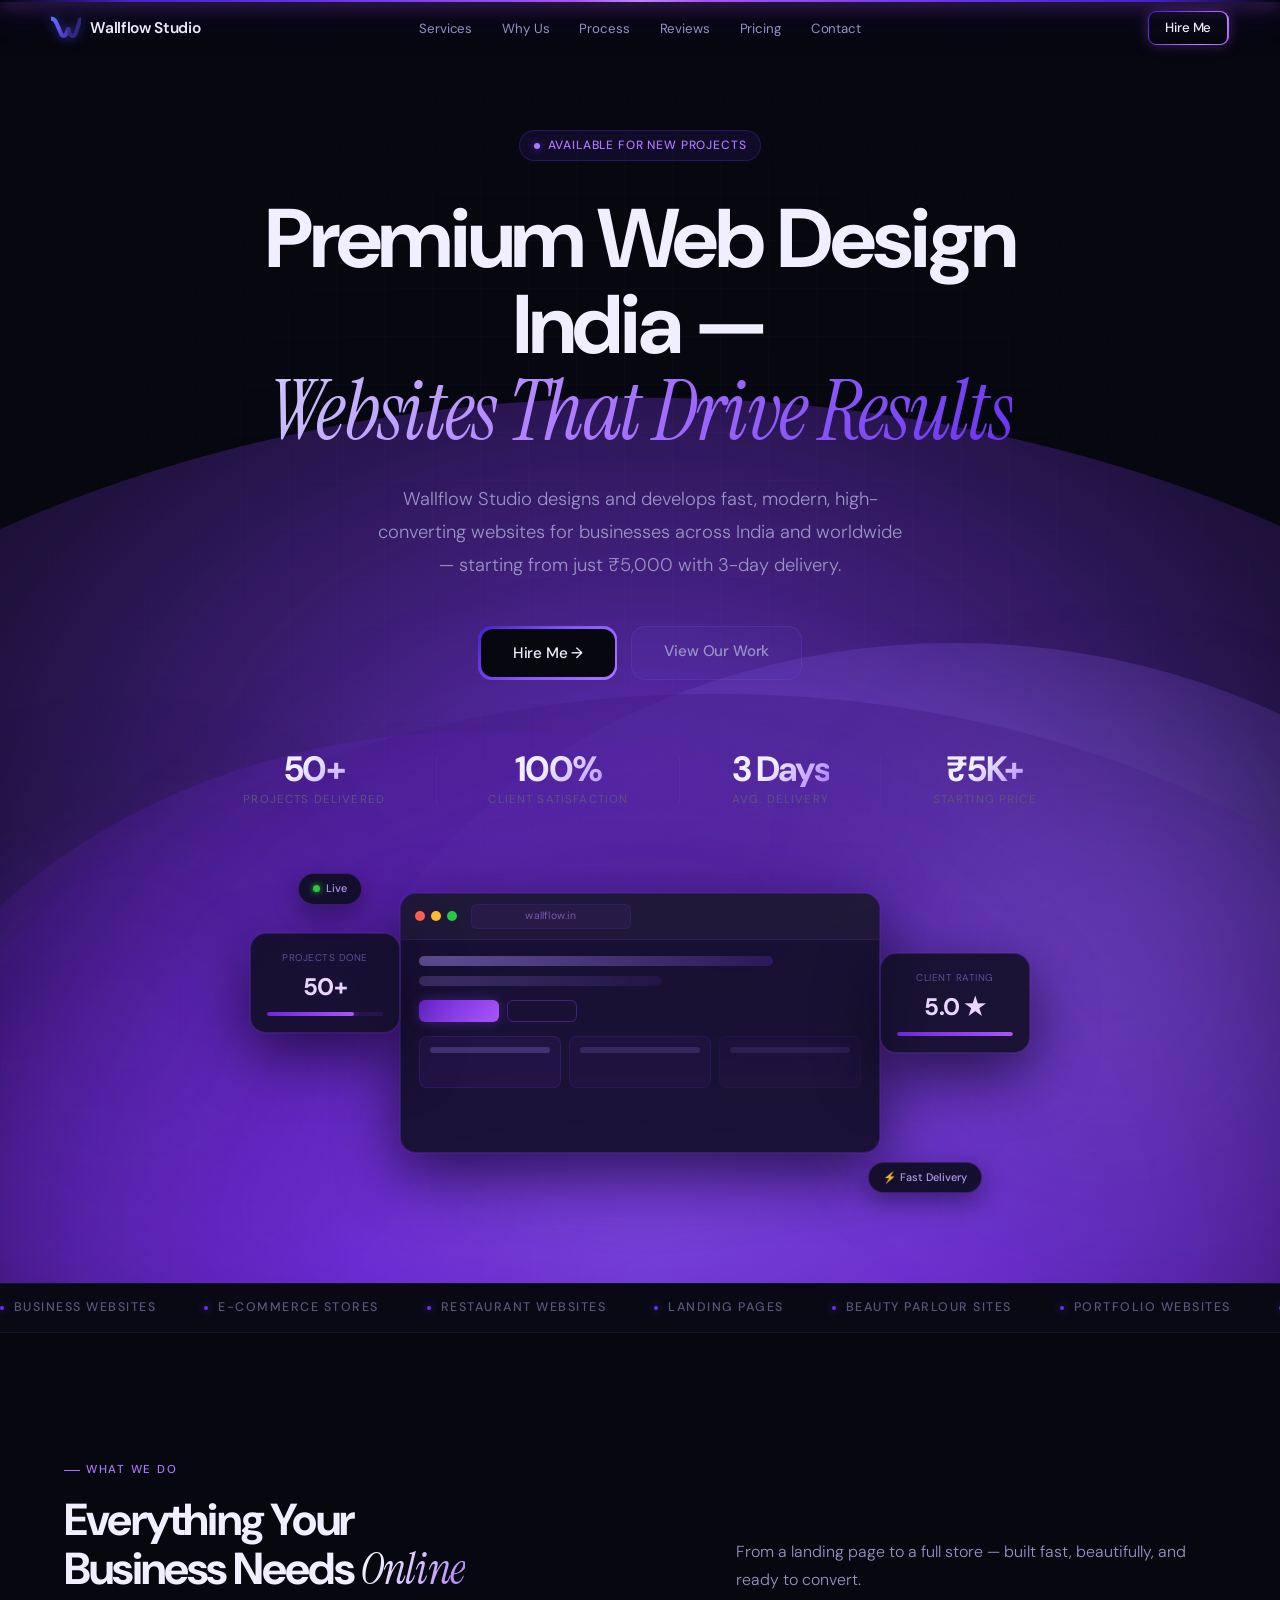
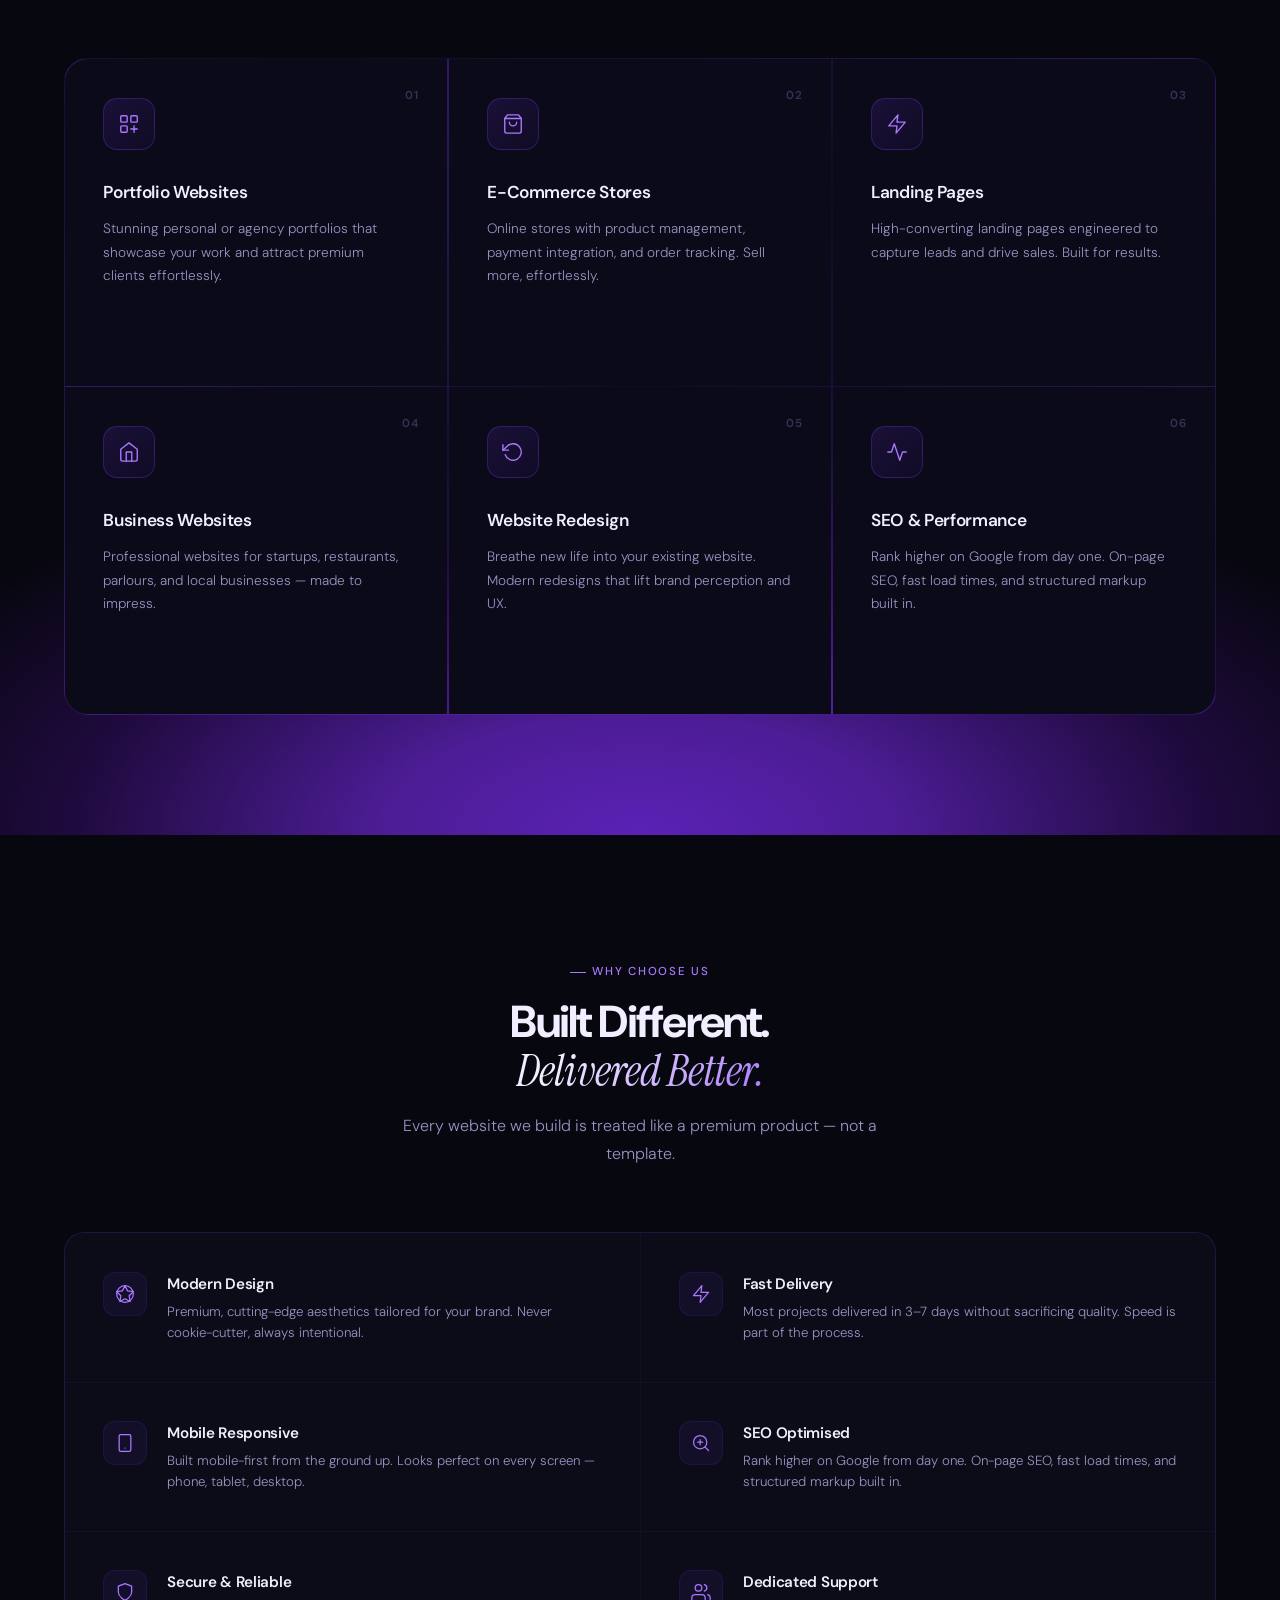
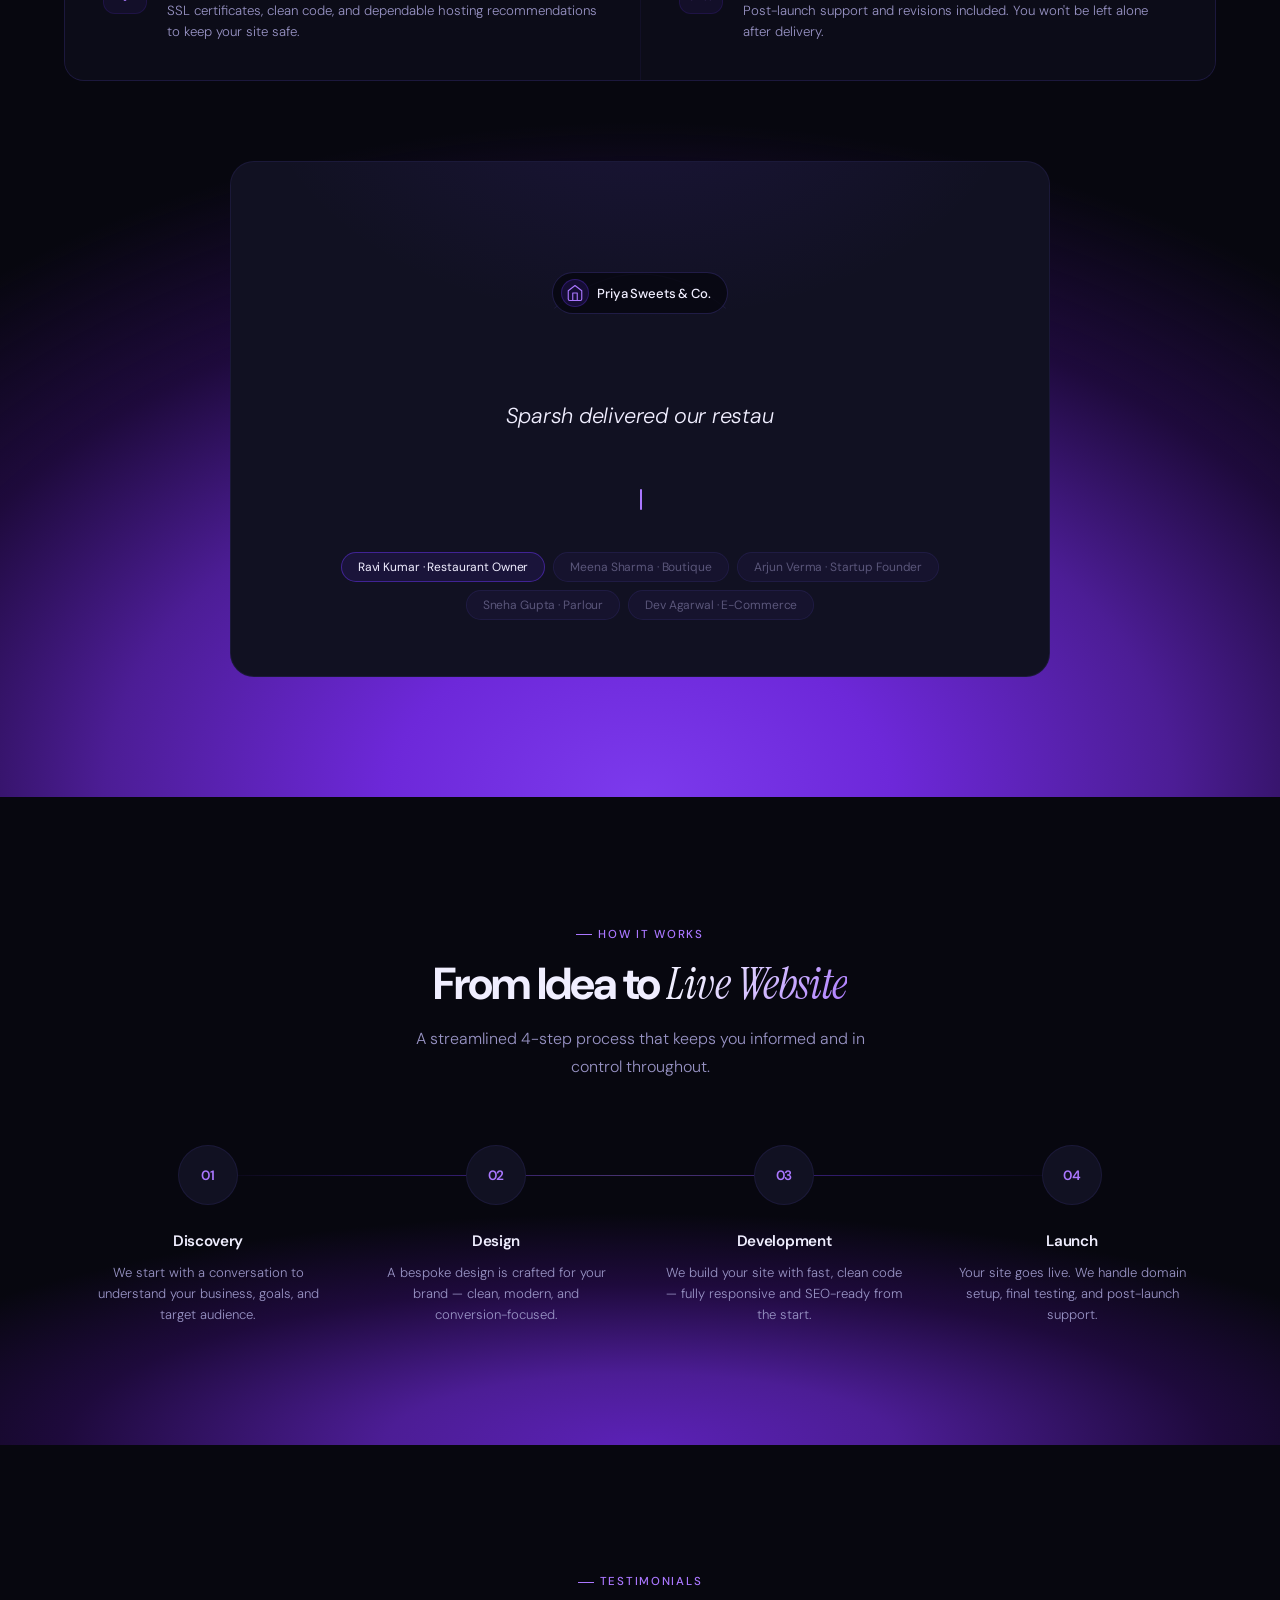
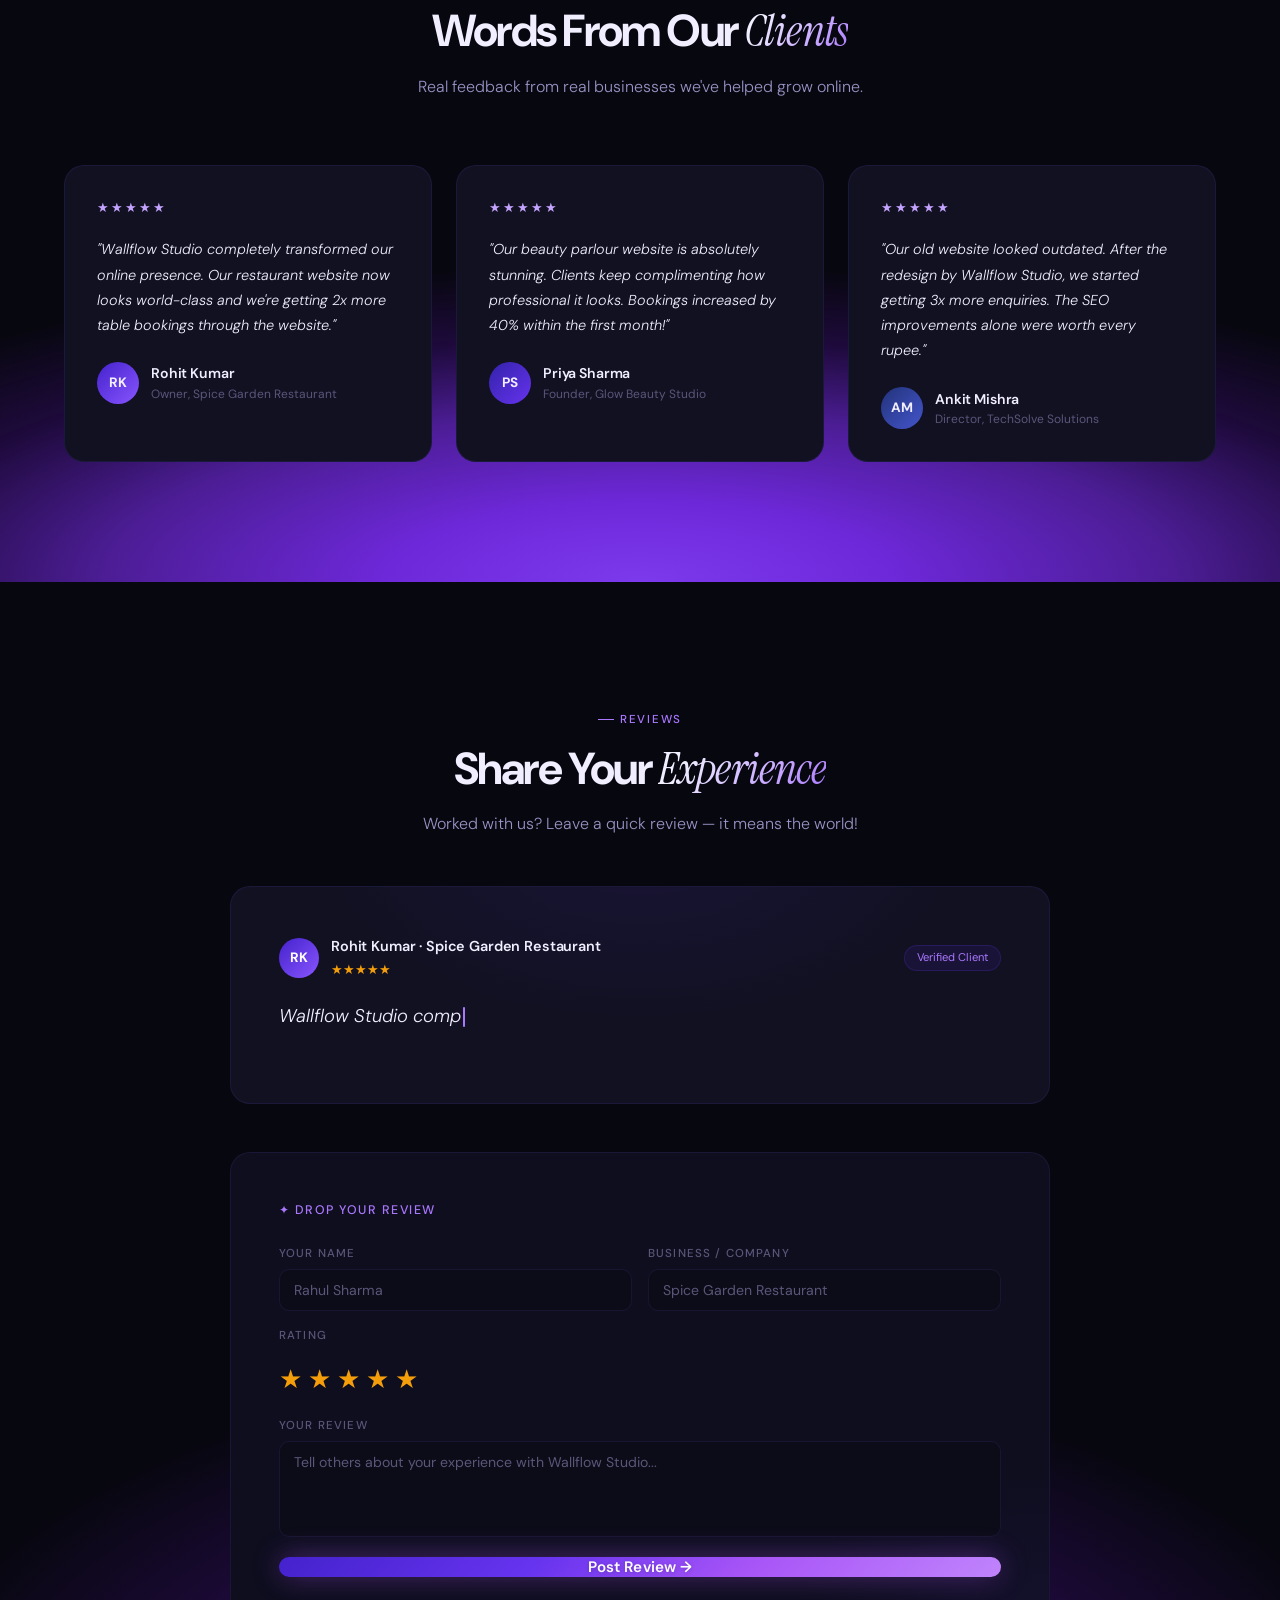
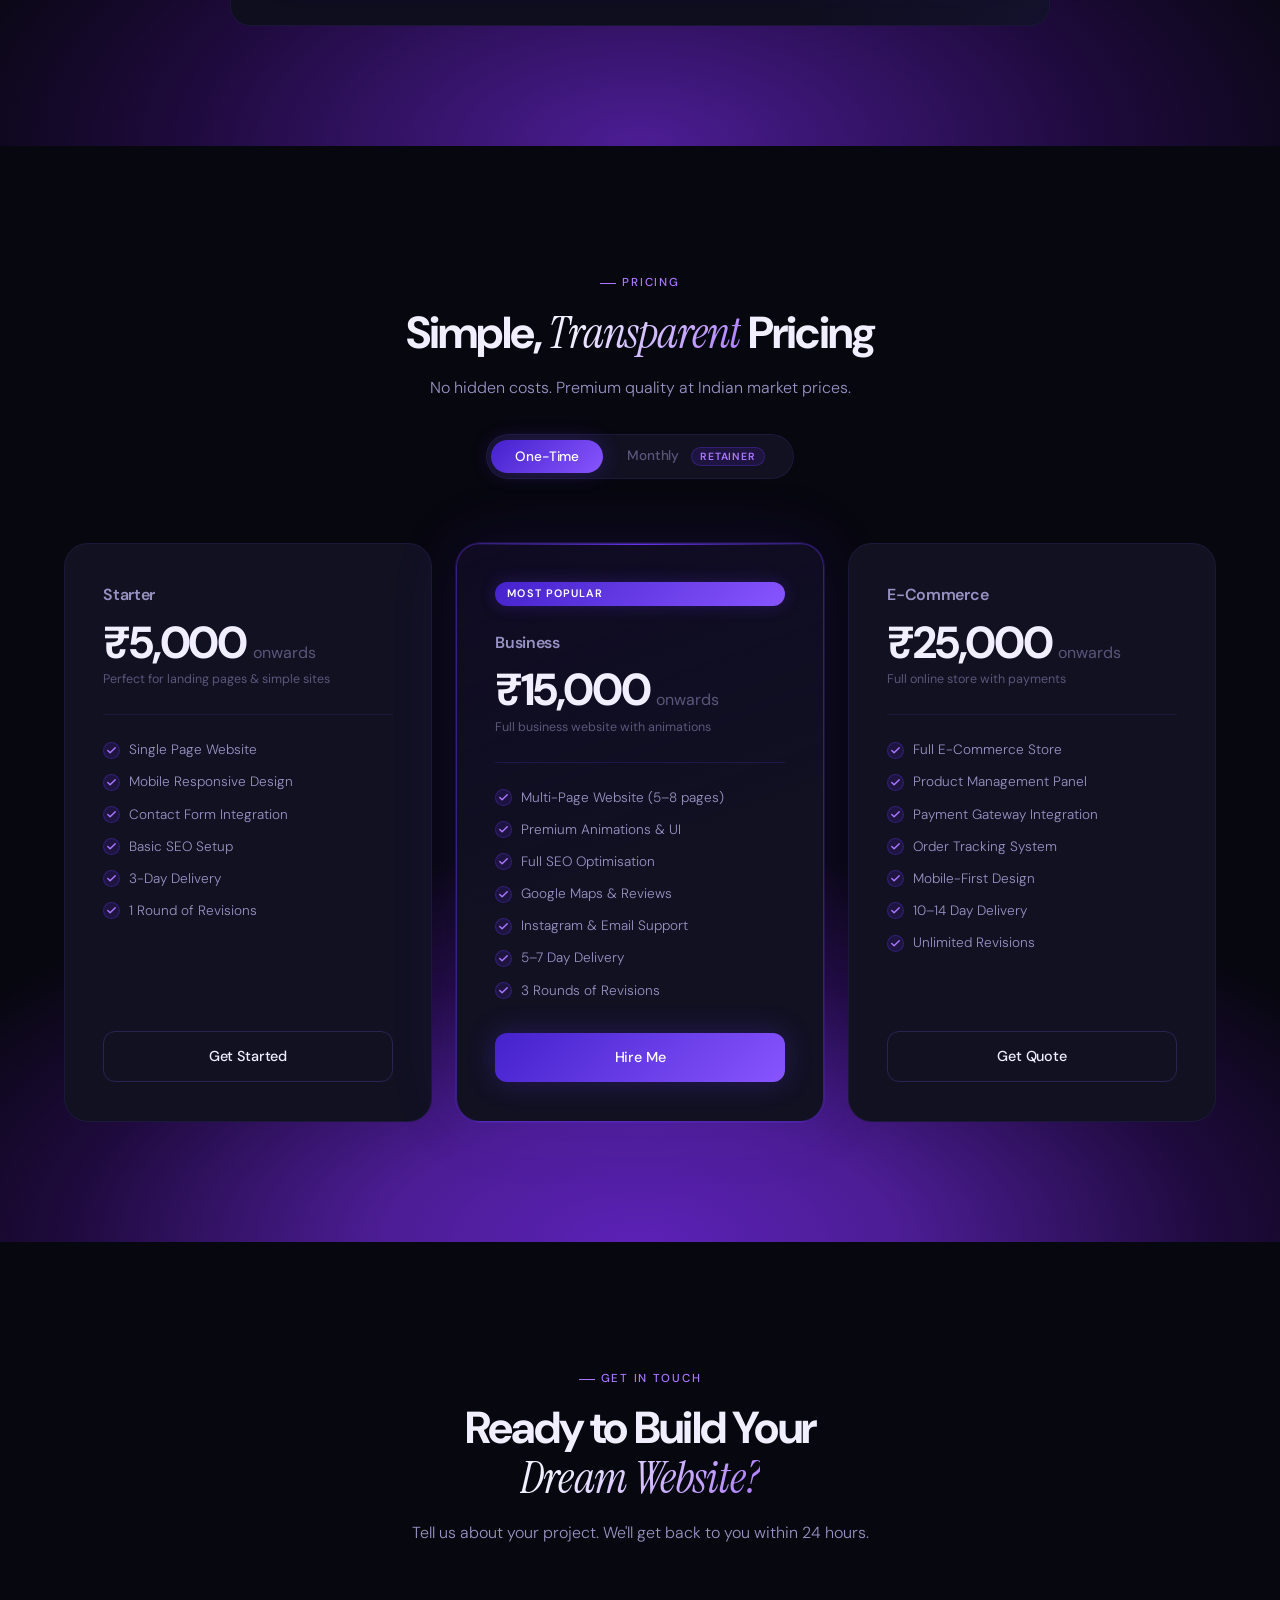
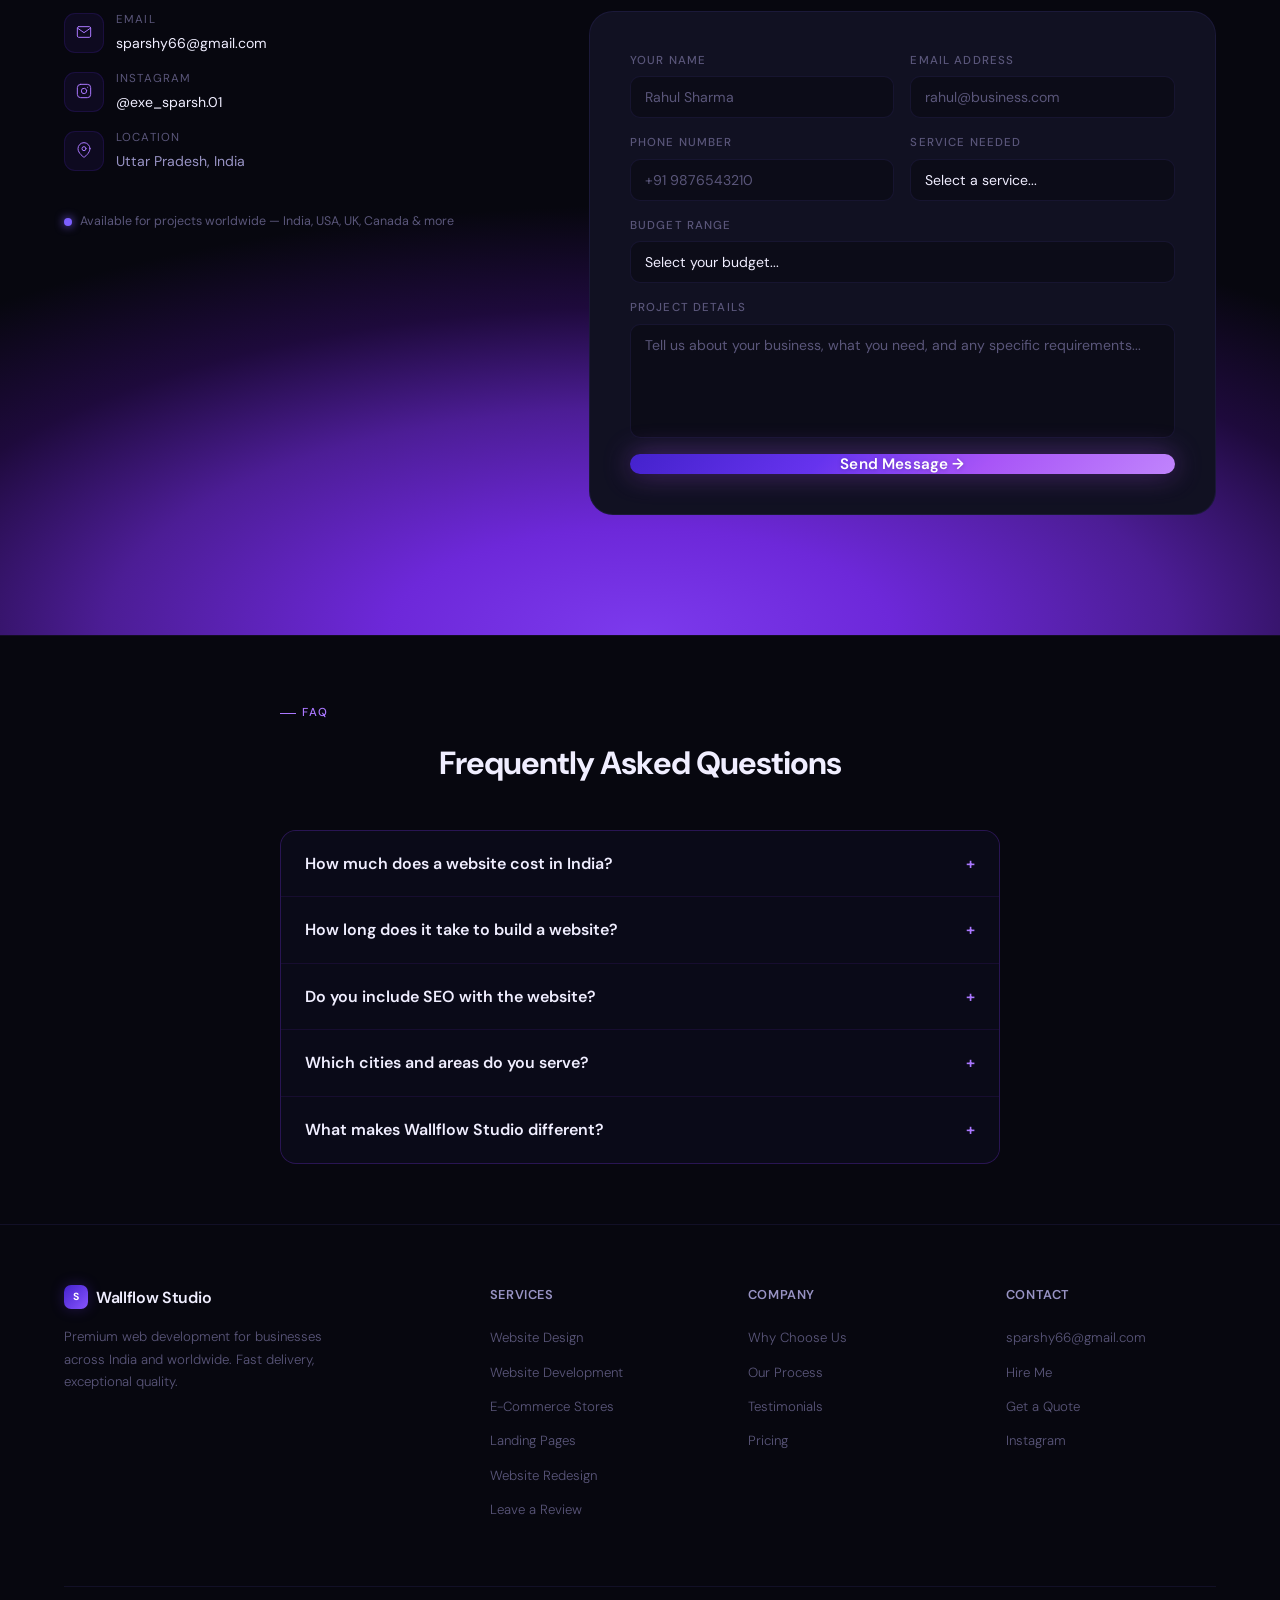
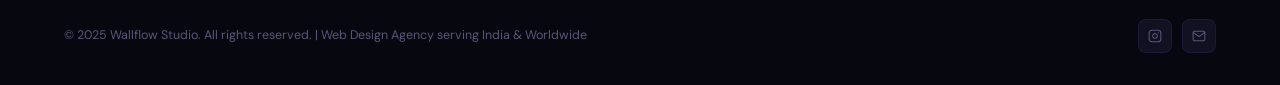
<file: wallflow-updated_price.html>
<!DOCTYPE html>
<html lang="en" itemscope itemtype="https://schema.org/ProfessionalService">
<head>
<meta charset="UTF-8">
<meta name="viewport" content="width=device-width, initial-scale=1.0">

<!-- robots.txt reminder: ensure /robots.txt exists on server allowing all crawlers -->
<!-- sitemap.xml reminder: ensure /sitemap.xml exists on server -->

<!-- SVG favicon — shown in modern browsers (Chrome, Firefox, Edge) -->
<link rel="icon" type="image/svg+xml" href="[data-uri]">
<!-- PNG fallback favicon for older browsers -->
<link rel="icon" type="image/png" sizes="32x32" href="[data-uri]">
<!-- Apple Touch Icon (iPhone/iPad home screen) -->
<link rel="apple-touch-icon" sizes="180x180" href="[data-uri]">
<!-- Microsoft Tiles -->
<meta name="msapplication-TileColor" content="#6633ee">
<meta name="msapplication-TileImage" content="[data-uri]">

<!-- ═══ PRIMARY SEO ═══ -->
<title>Wallflow Studio | Web Design & Development India — From ₹5,000</title>
<meta name="description" content="Wallflow Studio builds premium, high-converting websites for businesses across India and worldwide. Web design, e-commerce, landing pages & SEO from ₹5,000. Fast 3-day delivery. Serving Delhi, Mumbai, Bangalore, Lucknow, and clients in USA, UK, Canada, Australia.">

<meta name="author" content="Sparsh — Wallflow Studio">
<meta name="robots" content="index, follow, max-snippet:-1, max-image-preview:large, max-video-preview:-1">
<meta name="googlebot" content="index, follow">
<meta name="theme-color" content="#6633ee">
<meta name="mobile-web-app-capable" content="yes">
<meta name="apple-mobile-web-app-capable" content="yes">
<meta name="apple-mobile-web-app-status-bar-style" content="black-translucent">
<meta name="apple-mobile-web-app-title" content="Wallflow Studio">
<meta name="application-name" content="Wallflow Studio">
<link rel="canonical" href="https://wallflow.in/">
<link rel="sitemap" type="application/xml" title="Sitemap" href="https://wallflow.in/sitemap.xml">

<!-- ═══ OPEN GRAPH (Facebook, WhatsApp, LinkedIn) ═══ -->
<meta property="og:type" content="website">
<meta property="og:url" content="https://wallflow.in/">
<meta property="og:site_name" content="Wallflow Studio">
<meta property="og:title" content="Wallflow Studio | Affordable Premium Web Design for Businesses Worldwide — From ₹5,000">
<meta property="og:description" content="We build fast, modern, high-converting websites for businesses across India and worldwide. E-commerce stores, landing pages, portfolios & SEO from ₹5,000. 3-day delivery. Serving all of India + USA, UK, Canada, Australia.">
<meta property="og:image" content="https://wallflow.in/og-image.jpg">
<meta property="og:image:width" content="1200">
<meta property="og:image:height" content="630">
<meta property="og:image:alt" content="Wallflow Studio — Premium Web Design Agency India & Worldwide">
<meta property="og:locale" content="en_IN">
<meta property="og:locale:alternate" content="en_US">
<meta property="og:locale:alternate" content="en_GB">
<meta property="og:locale:alternate" content="hi_IN">

<!-- ═══ TWITTER / X CARD ═══ -->
<meta name="twitter:card" content="summary_large_image">
<meta name="twitter:site" content="@wallflowstudio">
<meta name="twitter:creator" content="@wallflowstudio">
<meta name="twitter:title" content="Wallflow Studio | Affordable Web Design Worldwide — From ₹5,000">
<meta name="twitter:description" content="Premium websites for businesses in India, USA, UK, Canada & Australia. E-commerce, landing pages & SEO from ₹5,000. 3-day delivery. 100% client satisfaction.">
<meta name="twitter:image" content="https://wallflow.in/og-image.jpg">

<!-- ═══ GEO / LOCAL + GLOBAL SEO ═══ -->
<meta name="geo.region" content="IN-UP">
<meta name="geo.placename" content="Lucknow, Uttar Pradesh, India">
<meta name="geo.position" content="26.8467;80.9462">
<meta name="ICBM" content="26.8467, 80.9462">

<!-- ═══ STRUCTURED DATA — LocalBusiness (enhanced) ═══ -->
<script type="application/ld+json">
{
  "@context": "https://schema.org",
  "@type": ["ProfessionalService", "LocalBusiness"],
  "@id": "https://wallflow.in/#business",
  "name": "Wallflow Studio",
  "alternateName": ["Wallflow Web Studio", "Wallflow", "Sparsh Web Studio"],
  "description": "Wallflow Studio is a premium web design and development agency serving businesses across India and worldwide. We build high-converting websites, e-commerce stores, landing pages and provide SEO services for businesses in Delhi, Mumbai, Bangalore, Chennai, Hyderabad, Kolkata, Pune, Ahmedabad, Lucknow, Gorakhpur and clients in USA, UK, Canada & Australia. Starting from ₹5,000 with 3-day delivery.",
  "url": "https://wallflow.in",
  "telephone": "+91-7985XXXXXX",
  "email": "sparshy66@gmail.com",
  "priceRange": "₹₹",
  "currenciesAccepted": "INR, USD, GBP, CAD, AUD",
  "paymentAccepted": "Cash, UPI, Bank Transfer, NEFT, PayPal, Wise, Payoneer",
  "foundingDate": "2024",
  "slogan": "Premium Websites That Drive Results — Worldwide",
  "logo": {
    "@type": "ImageObject",
    "url": "https://wallflow.in/logo.png",
    "width": 512,
    "height": 512
  },
  "image": "https://wallflow.in/og-image.jpg",
  "areaServed": [
    {"@type": "Country", "name": "India"},
    {"@type": "Country", "name": "United States"},
    {"@type": "Country", "name": "United Kingdom"},
    {"@type": "Country", "name": "Canada"},
    {"@type": "Country", "name": "Australia"},
    {"@type": "Country", "name": "United Arab Emirates"},
    {"@type": "Country", "name": "Singapore"},
    {"@type": "State",   "name": "Uttar Pradesh"},
    {"@type": "State",   "name": "Maharashtra"},
    {"@type": "State",   "name": "Karnataka"},
    {"@type": "State",   "name": "Tamil Nadu"},
    {"@type": "State",   "name": "Telangana"},
    {"@type": "State",   "name": "West Bengal"},
    {"@type": "State",   "name": "Gujarat"},
    {"@type": "State",   "name": "Rajasthan"},
    {"@type": "State",   "name": "Punjab"},
    {"@type": "State",   "name": "Delhi"},
    {"@type": "City",    "name": "New Delhi"},
    {"@type": "City",    "name": "Mumbai"},
    {"@type": "City",    "name": "Bangalore"},
    {"@type": "City",    "name": "Chennai"},
    {"@type": "City",    "name": "Hyderabad"},
    {"@type": "City",    "name": "Kolkata"},
    {"@type": "City",    "name": "Pune"},
    {"@type": "City",    "name": "Ahmedabad"},
    {"@type": "City",    "name": "Jaipur"},
    {"@type": "City",    "name": "Surat"},
    {"@type": "City",    "name": "Lucknow"},
    {"@type": "City",    "name": "Gorakhpur"},
    {"@type": "City",    "name": "Varanasi"},
    {"@type": "City",    "name": "Kanpur"},
    {"@type": "City",    "name": "Agra"},
    {"@type": "City",    "name": "Noida"},
    {"@type": "City",    "name": "Gurgaon"},
    {"@type": "City",    "name": "Chandigarh"},
    {"@type": "City",    "name": "Indore"},
    {"@type": "City",    "name": "Bhopal"},
    {"@type": "City",    "name": "Nagpur"},
    {"@type": "City",    "name": "Patna"},
    {"@type": "City",    "name": "Kochi"},
    {"@type": "City",    "name": "Coimbatore"},
    {"@type": "City",    "name": "Bhubaneswar"},
    {"@type": "City",    "name": "Guwahati"},
    {"@type": "City",    "name": "Dehradun"},
    {"@type": "City",    "name": "Amritsar"},
    {"@type": "City",    "name": "Visakhapatnam"}
  ],
  "address": {
    "@type": "PostalAddress",
    "addressLocality": "Lucknow",
    "addressRegion": "Uttar Pradesh",
    "postalCode": "226001",
    "addressCountry": "IN"
  },
  "openingHoursSpecification": {
    "@type": "OpeningHoursSpecification",
    "dayOfWeek": ["Monday","Tuesday","Wednesday","Thursday","Friday","Saturday","Sunday"],
    "opens": "09:00",
    "closes": "21:00"
  },
  "hasOfferCatalog": {
    "@type": "OfferCatalog",
    "name": "Web Design Services",
    "itemListElement": [
      {"@type":"Offer","itemOffered":{"@type":"Service","name":"Portfolio Websites","description":"Stunning personal or agency portfolios that showcase your work and attract premium clients."},"price":"5000","priceCurrency":"INR"},
      {"@type":"Offer","itemOffered":{"@type":"Service","name":"E-Commerce Stores","description":"Online stores with product management, payment integration and order tracking."},"price":"25000","priceCurrency":"INR"},
      {"@type":"Offer","itemOffered":{"@type":"Service","name":"Landing Pages","description":"High-converting landing pages engineered to capture leads and drive sales."},"price":"5000","priceCurrency":"INR"},
      {"@type":"Offer","itemOffered":{"@type":"Service","name":"Business Websites","description":"Professional websites for startups, restaurants, parlours and local businesses."},"price":"15000","priceCurrency":"INR"},
      {"@type":"Offer","itemOffered":{"@type":"Service","name":"Website Redesign","description":"Modern redesigns that lift brand perception and UX."},"price":"8000","priceCurrency":"INR"},
      {"@type":"Offer","itemOffered":{"@type":"Service","name":"SEO & Performance Optimization","description":"On-page SEO, fast load times and structured markup built in."},"price":"5000","priceCurrency":"INR"}
    ]
  },
  "aggregateRating": {
    "@type": "AggregateRating",
    "ratingValue": "5.0",
    "reviewCount": "50",
    "bestRating": "5",
    "worstRating": "1"
  },
  "review": [
    {
      "@type": "Review",
      "author": {"@type": "Person", "name": "Rohit Kumar"},
      "reviewRating": {"@type": "Rating", "ratingValue": "5", "bestRating": "5"},
      "reviewBody": "Wallflow Studio completely transformed our online presence. Our restaurant website now looks world-class and we're getting 2x more table bookings.",
      "datePublished": "2025-03-15"
    },
    {
      "@type": "Review",
      "author": {"@type": "Person", "name": "Priya Sharma"},
      "reviewRating": {"@type": "Rating", "ratingValue": "5", "bestRating": "5"},
      "reviewBody": "Our beauty parlour website is absolutely stunning. Bookings increased by 40% within the first month!",
      "datePublished": "2025-04-02"
    }
  ],
  "sameAs": [
    "https://www.instagram.com/exe_sparsh.01",
    "https://wallflow.in"
  ]
}
</script>

<!-- ═══ STRUCTURED DATA — WebSite + Sitelinks Searchbox ═══ -->
<script type="application/ld+json">
{
  "@context": "https://schema.org",
  "@type": "WebSite",
  "@id": "https://wallflow.in/#website",
  "url": "https://wallflow.in",
  "name": "Wallflow Studio",
  "description": "Premium Web Design & Development Agency serving all of India and worldwide. Websites from ₹5,000. Delhi, Mumbai, Bangalore, Chennai, Hyderabad, Kolkata + USA, UK, Canada, Australia.",
  "inLanguage": "en-IN",
  "publisher": {
    "@type": "Organization",
    "name": "Wallflow Studio",
    "logo": {"@type": "ImageObject", "url": "https://wallflow.in/og-image.jpg"}
  },
  "potentialAction": {
    "@type": "SearchAction",
    "target": "https://wallflow.in/?s={search_term_string}",
    "query-input": "required name=search_term_string"
  }
}
</script>

<!-- ═══ STRUCTURED DATA — FAQPage ═══ -->
<script type="application/ld+json">
{
  "@context": "https://schema.org",
  "@type": "FAQPage",
  "mainEntity": [
    {
      "@type": "Question",
      "name": "How much does a website cost in India?",
      "acceptedAnswer": {"@type": "Answer", "text": "Wallflow Studio builds websites starting at ₹5,000. Pricing depends on the type of website — landing pages, business sites, portfolios, or full e-commerce stores. Contact us for a free custom quote tailored to your business."}
    },
    {
      "@type": "Question",
      "name": "How long does it take to build a website?",
      "acceptedAnswer": {"@type": "Answer", "text": "Our average delivery time is 3 days for standard websites. Complex e-commerce or custom projects may take 5–10 days depending on requirements. We always deliver on time."}
    },
    {
      "@type": "Question",
      "name": "Do you provide SEO with the website?",
      "acceptedAnswer": {"@type": "Answer", "text": "Yes, all websites built by Wallflow Studio include on-page SEO, fast load times, structured markup, and mobile optimization built in from day one — at no extra charge."}
    },
    {
      "@type": "Question",
      "name": "Which areas do you serve?",
      "acceptedAnswer": {"@type": "Answer", "text": "Wallflow Studio serves clients across all of India — Delhi, Mumbai, Bangalore, Chennai, Hyderabad, Kolkata, Pune, Ahmedabad, Jaipur, Lucknow, Gorakhpur, Noida, Gurgaon, Chandigarh, and every other city. We also work with clients internationally in USA, UK, Canada, Australia, UAE, and Singapore. All work is done 100% remotely with seamless communication via Instagram and email."}
    },
    {
      "@type": "Question",
      "name": "What makes Wallflow Studio different from other web designers?",
      "acceptedAnswer": {"@type": "Answer", "text": "We treat every website like a premium product — not a template. You get fast 3-day delivery, 100% custom design, on-page SEO built in, Instagram & email support, and a website built to convert visitors into customers. No hidden charges, no compromises."}
    },
    {
      "@type": "Question",
      "name": "Do you build e-commerce websites in India?",
      "acceptedAnswer": {"@type": "Answer", "text": "Yes! We build complete e-commerce stores with product management, UPI and card payment gateway integration, order tracking, and mobile-first design. Starting at ₹25,000."}
    }
  ]
}
</script>

<!-- ═══ STRUCTURED DATA — WebPage ═══ -->
<script type="application/ld+json">
{
  "@context": "https://schema.org",
  "@type": "WebPage",
  "@id": "https://wallflow.in/#webpage",
  "url": "https://wallflow.in/",
  "name": "Wallflow Studio | Web Design & Development India — From ₹5,000",
  "description": "Premium web design and development agency in India. Affordable websites starting at ₹5,000 with 3-day delivery. Serving all of India + USA, UK, Canada, Australia.",
  "isPartOf": {"@id": "https://wallflow.in/#website"},
  "about": {"@id": "https://wallflow.in/#business"},
  "inLanguage": "en-IN",
  "breadcrumb": {"@id": "https://wallflow.in/#breadcrumb"}
}
</script>

<!-- ═══ STRUCTURED DATA — BreadcrumbList ═══ -->
<script type="application/ld+json">
{
  "@context": "https://schema.org",
  "@type": "BreadcrumbList",
  "@id": "https://wallflow.in/#breadcrumb",
  "itemListElement": [
    {"@type":"ListItem","position":1,"name":"Home","item":"https://wallflow.in/"},
    {"@type":"ListItem","position":2,"name":"Services","item":"https://wallflow.in/#services"},
    {"@type":"ListItem","position":3,"name":"Why Us","item":"https://wallflow.in/#why"},
    {"@type":"ListItem","position":4,"name":"Process","item":"https://wallflow.in/#process"},
    {"@type":"ListItem","position":5,"name":"Testimonials","item":"https://wallflow.in/#testimonials"},
    {"@type":"ListItem","position":6,"name":"Reviews","item":"https://wallflow.in/#reviews"},
    {"@type":"ListItem","position":7,"name":"Pricing","item":"https://wallflow.in/#pricing"},
    {"@type":"ListItem","position":8,"name":"FAQ","item":"https://wallflow.in/#faq"},
    {"@type":"ListItem","position":9,"name":"Contact","item":"https://wallflow.in/#contact"}
  ]
}
</script>

<!-- ═══ STRUCTURED DATA — Person (founder) ═══ -->
<script type="application/ld+json">
{
  "@context": "https://schema.org",
  "@type": "Person",
  "name": "Sparsh",
  "jobTitle": "Web Designer & Developer",
  "worksFor": {"@type": "Organization", "name": "Wallflow Studio"},
  "url": "https://wallflow.in",
  "email": "sparshy66@gmail.com",
  "address": {"@type": "PostalAddress", "addressRegion": "Uttar Pradesh", "addressCountry": "IN"},
  "knowsAbout": ["Web Design", "Web Development", "SEO", "E-Commerce", "Landing Pages", "UI/UX Design"]
}
</script>

<!-- ═══ PERFORMANCE ═══ -->
<link rel="preconnect" href="https://fonts.googleapis.com">
<link rel="preconnect" href="https://fonts.gstatic.com" crossorigin>
<link rel="dns-prefetch" href="https://fonts.googleapis.com">
<link rel="preload" as="style" href="https://fonts.googleapis.com/css2?family=Instrument+Serif:ital@0;1&family=DM+Sans:ital,opsz,wght@0,9..40,300;0,9..40,400;0,9..40,500;0,9..40,600;0,9..40,700;1,9..40,300&display=swap">
<link href="https://fonts.googleapis.com/css2?family=Instrument+Serif:ital@0;1&family=DM+Sans:ital,opsz,wght@0,9..40,300;0,9..40,400;0,9..40,500;0,9..40,600;0,9..40,700;1,9..40,300&display=swap" rel="stylesheet">

<style>
:root {
  /* Evervault-exact palette */
  --bg:       #07070f;
  --bg2:      #0c0c18;
  --card:     #111122;
  --card2:    #0e0e1e;
  --border:   rgba(120,100,255,0.1);
  --border2:  rgba(120,100,255,0.22);
  --text:     #f0eeff;
  --text2:    #9893c4;
  --text3:    #5a567a;
  --purple:   #6633ee;
  --purple2:  #8855ff;
  --purple3:  #aa77ff;
  --violet:   #4422cc;
  --p-glow:   rgba(102,51,238,0.28);
  --p-glow2:  rgba(102,51,238,0.12);
  --p-glow3:  rgba(102,51,238,0.06);
}

*,*::before,*::after{box-sizing:border-box;margin:0;padding:0}
html{scroll-behavior:smooth}
body{
  background:var(--bg);
  color:var(--text);
  font-family:'DM Sans',-apple-system,sans-serif;
  font-size:16px;
  line-height:1.6;
  overflow-x:hidden;
  -webkit-font-smoothing:antialiased;
}

/* ══════════════════════════════════════════
   EVERVAULT BACKGROUND SYSTEM
   Deep space: layered mesh gradients + 
   grain noise + subtle grid + glowing orbs
   ══════════════════════════════════════════ */

/* Global grain texture overlay */
body::before {
  content:'';
  position:fixed;inset:0;z-index:0;
  pointer-events:none;
  background-image:url("data:image/svg+xml,%3Csvg viewBox='0 0 512 512' xmlns='http://www.w3.org/2000/svg'%3E%3Cfilter id='noise'%3E%3CfeTurbulence type='fractalNoise' baseFrequency='0.9' numOctaves='4' stitchTiles='stitch'/%3E%3C/filter%3E%3Crect width='100%25' height='100%25' filter='url(%23noise)' opacity='1'/%3E%3C/svg%3E");
  background-size:200px 200px;
  opacity:0.025;
}

/* Plain dark body — each section has its own purple gradient */
body{
  background: #07070f;
}

/* Global mesh gradient overlay */
body::after {
  content:'';
  position:fixed;inset:0;z-index:0;
  pointer-events:none;
  background: radial-gradient(ellipse 60% 25% at 50% 100%, rgba(124,58,237,0.12) 0%, transparent 70%);
}

/* Subtle dot grid */
.global-grid {
  position:fixed;inset:0;z-index:0;pointer-events:none;
  background-image:radial-gradient(circle, rgba(130,100,255,0.18) 1px, transparent 1px);
  background-size:36px 36px;
  mask-image:radial-gradient(ellipse 100% 100% at 50% 0%, black 0%, transparent 80%);
  -webkit-mask-image:radial-gradient(ellipse 100% 100% at 50% 0%, black 0%, transparent 80%);
}

/* All content sits above the bg layers */
nav,section,footer,.marquee-wrap,.mobile-menu,.scroll-bar {
  position:relative;z-index:1;
}

/* SVG FILTERS */
.svg-filters{position:absolute;width:0;height:0;overflow:hidden}

/* Skip link for accessibility/SEO */
.skip-link{
  position:absolute;top:-100px;left:16px;
  background:var(--purple);color:#fff;
  padding:8px 16px;border-radius:8px;
  font-size:0.85rem;font-weight:600;
  z-index:9999;text-decoration:none;
  transition:top 0.2s;
}
.skip-link:focus{top:16px;}

/* ── SCROLL PROGRESS ── */
.scroll-bar{
  position:fixed;top:0;left:0;height:1.5px;
  background:linear-gradient(90deg,var(--violet),var(--purple),var(--purple3));
  width:0%;z-index:1001;transition:width 0.1s linear;
  box-shadow:0 0 12px var(--purple);
}

/* ── NAV ── */
nav{
  position:fixed;top:0;left:0;right:0;z-index:100;
  height:56px;
  display:flex;align-items:center;justify-content:space-between;
  padding:0 max(24px, 4vw);
  background:rgba(7,7,15,0.75);
  backdrop-filter:saturate(160%) blur(24px);
  -webkit-backdrop-filter:saturate(160%) blur(24px);
  border-bottom:none;
  transition:background 0.3s;
}
/* Glowing gradient line at top of nav — exact purple from screenshot */
nav#navbar::before{
  content:"";
  position:absolute;top:0;left:0;right:0;
  height:1.5px;
  background:linear-gradient(90deg,
    transparent 0%,
    #4422cc 10%,
    #6633ee 25%,
    #a855f7 45%,
    #c084fc 50%,
    #a855f7 55%,
    #6633ee 75%,
    #4422cc 90%,
    transparent 100%
  );
  box-shadow:0 0 18px 2px rgba(168,85,247,0.55), 0 0 40px 4px rgba(102,51,238,0.3);
  z-index:1;
}
.nav-logo{
  font-size:0.97rem;font-weight:600;letter-spacing:-0.02em;
  color:var(--text);text-decoration:none;
  display:flex;align-items:center;gap:9px;
}
.nav-logo-mark{
  width:30px;height:25px;
  display:block;
  flex-shrink:0;
  filter: drop-shadow(0 0 6px rgba(80,100,255,0.5));
}
.nav-links{
  display:flex;gap:0;list-style:none;
  position:absolute;left:50%;transform:translateX(-50%);
}
.nav-links a{
  color:var(--text2);text-decoration:none;
  font-size:0.83rem;font-weight:400;
  padding:6px 15px;border-radius:8px;
  transition:color 0.2s,background 0.2s;letter-spacing:-0.01em;
}
.nav-links a:hover{color:var(--text);background:rgba(102,51,238,0.1)}

/* Hire Me nav button */
.nav-hire{
  position:relative;padding:1.5px;
  background:linear-gradient(135deg,#4422cc,#6633ee,#a855f7,#c084fc,#a855f7);
  border-radius:9px;transition:all 0.4s ease;text-decoration:none;
  display:inline-flex;
  box-shadow:0 0 14px rgba(168,85,247,0.35);
}
.nav-hire::before{
  content:"";position:absolute;inset:0;
  border-radius:9px;z-index:-1;filter:blur(0);
  transition:filter 0.4s ease;
  background:linear-gradient(135deg,#4422cc,#a855f7);
}
.nav-hire:hover::before{filter:blur(14px);}
.nav-hire:hover{box-shadow:0 0 28px rgba(168,85,247,0.6);}
.nav-hire-inner{
  background:var(--bg);color:var(--text);
  padding:5px 16px;border-radius:7px;
  font-size:0.83rem;font-weight:500;letter-spacing:-0.01em;
  white-space:nowrap;
}

/* Mobile hamburger */
.nav-hamburger{
  display:none;flex-direction:column;gap:5px;cursor:pointer;
  background:none;border:none;padding:4px;
}
.nav-hamburger span{
  display:block;width:22px;height:1.5px;
  background:var(--text2);border-radius:2px;
  transition:all 0.3s;
}
.mobile-menu{
  display:none;position:fixed;top:56px;left:0;right:0;bottom:0;
  background:rgba(7,7,15,0.97);backdrop-filter:blur(40px);
  z-index:99;padding:40px 24px;
  flex-direction:column;gap:0;
}
.mobile-menu.open{display:flex}
.mobile-menu a{
  color:var(--text2);text-decoration:none;font-size:1.6rem;
  font-weight:300;letter-spacing:-0.03em;
  padding:14px 0;border-bottom:1px solid var(--border);
  transition:color 0.2s;
}
.mobile-menu a:hover{color:var(--text)}
.mobile-menu .m-cta{margin-top:auto;padding-top:32px;border-bottom:none;}

/* ── HERO ── */
#hero{
  min-height:100vh;
  display:flex;flex-direction:column;
  align-items:center;justify-content:center;
  text-align:center;
  padding:130px max(24px,5vw) 90px;
  position:relative;overflow:hidden;
  background:
    radial-gradient(ellipse 120% 60% at 50% 100%, #7c3aed 0%, #6d28d9 18%, #4c1d95 36%, #1e0a3c 55%, transparent 72%),
    #07070f;
}

/* Hero animated canvas background */
#heroCanvas{
  position:absolute;inset:0;width:100%;height:100%;
  z-index:0;opacity:0.85;
  pointer-events:none;
}

/* Hero-specific extra orbs for depth */
.hero-orb-layer{position:absolute;inset:0;z-index:0;pointer-events:none}
.hero-orb{
  position:absolute;border-radius:50%;
  filter:blur(100px);
}
.hero-orb-1{
  width:110%;height:55%;
  background:radial-gradient(ellipse at 50% 100%, rgba(167,139,250,0.22) 0%, rgba(124,58,237,0.1) 40%, transparent 70%);
  bottom:0;left:-5%;
  filter:blur(30px);
  border-radius:0;
  animation:orbFloat1 14s ease-in-out infinite alternate;
}
.hero-orb-2{
  width:500px;height:500px;
  background:radial-gradient(ellipse,rgba(167,139,250,0.18),transparent 70%);
  bottom:60px;right:-80px;
  animation:orbFloat2 18s ease-in-out infinite alternate;
}
.hero-orb-3{
  width:400px;height:400px;
  background:radial-gradient(ellipse,rgba(124,58,237,0.2),transparent 70%);
  bottom:60px;left:-80px;
  animation:orbFloat3 16s ease-in-out infinite alternate;
}
@keyframes orbFloat1{from{transform:translateX(-50%) translateY(0)}to{transform:translateX(-50%) translateY(70px)}}
@keyframes orbFloat2{from{transform:translateY(0)}to{transform:translateY(-50px)}}
@keyframes orbFloat3{from{transform:translateY(0)}to{transform:translateY(40px)}}

/* Subtle radial vignette grid in hero */
.hero-grid{
  position:absolute;inset:0;z-index:0;
  background-image:
    linear-gradient(rgba(120,100,255,0.04) 1px,transparent 1px),
    linear-gradient(90deg,rgba(120,100,255,0.04) 1px,transparent 1px);
  background-size:48px 48px;
  mask-image:radial-gradient(ellipse 75% 65% at 50% 40%, black 10%, transparent 100%);
  -webkit-mask-image:radial-gradient(ellipse 75% 65% at 50% 40%, black 10%, transparent 100%);
}

.hero-eyebrow{
  display:inline-flex;align-items:center;gap:8px;
  background:rgba(102,51,238,0.1);
  border:1px solid rgba(102,51,238,0.28);
  color:var(--purple3);font-size:0.75rem;font-weight:500;
  padding:5px 14px;border-radius:100px;
  margin-bottom:2.2rem;letter-spacing:0.07em;text-transform:uppercase;
  z-index:1;animation:fadeUp 0.9s ease both;
}
.hero-eyebrow::before{
  content:'';width:6px;height:6px;border-radius:50%;
  background:var(--purple3);box-shadow:0 0 10px var(--purple);
  animation:blinkDot 2.2s ease-in-out infinite;
}
@keyframes blinkDot{0%,100%{opacity:1}50%{opacity:0.25}}

.hero-headline{
  font-size:clamp(2.8rem,6.5vw,6rem);
  font-weight:700;line-height:1.03;letter-spacing:-0.04em;
  max-width:900px;z-index:1;
  animation:fadeUp 0.9s 0.08s ease both;
}
.hero-headline em{
  font-style:italic;
  font-family:'Instrument Serif',serif;
  font-weight:400;letter-spacing:-0.02em;
  background:linear-gradient(125deg,#d0c8ff 0%,var(--purple3) 45%,var(--purple) 100%);
  -webkit-background-clip:text;-webkit-text-fill-color:transparent;
  background-clip:text;
}
.hero-sub{
  font-size:clamp(1rem,1.6vw,1.15rem);color:var(--text2);
  max-width:540px;margin-top:1.8rem;line-height:1.78;
  font-weight:300;z-index:1;
  animation:fadeUp 0.9s 0.16s ease both;
}
.hero-actions{
  display:flex;gap:14px;flex-wrap:wrap;justify-content:center;
  margin-top:2.8rem;z-index:1;
  animation:fadeUp 0.9s 0.24s ease both;
}

/* Primary CTA — gradient border */
.btn-primary{
  position:relative;padding:2.5px;
  background:linear-gradient(135deg,var(--violet),var(--purple2),var(--purple3));
  border-radius:14px;text-decoration:none;display:inline-flex;cursor:pointer;
  transition:all 0.4s ease;
}
.btn-primary::before{
  content:"";position:absolute;inset:0;
  border-radius:14px;z-index:-1;filter:blur(0);
  background:linear-gradient(135deg,var(--violet),var(--purple2));
  transition:filter 0.4s ease;
}
.btn-primary:hover::before{filter:blur(18px);}
.btn-primary-inner{
  background:var(--bg);color:var(--text);
  padding:12px 32px;border-radius:12px;
  font-size:0.95rem;font-weight:500;
  letter-spacing:-0.01em;white-space:nowrap;
  font-family:'DM Sans',sans-serif;
}

/* Secondary CTA — ghost with glow border lines */
.btn-ghost{
  position:relative;cursor:pointer;border:none;
  display:inline-flex;text-decoration:none;
  background:rgba(120,100,255,0.05);
  border:1px solid rgba(120,100,255,0.18);
  color:var(--text2);
  padding:12px 32px;
  font-size:0.95rem;font-weight:500;
  font-family:'DM Sans',sans-serif;
  letter-spacing:-0.01em;
  border-radius:14px;
  transition:all 0.3s ease;
}
.btn-ghost:hover{
  background:rgba(120,100,255,0.1);
  border-color:rgba(120,100,255,0.35);
  color:var(--text);
  box-shadow:0 0 24px var(--p-glow2);
}

.hero-stats{
  display:flex;gap:clamp(2rem,4vw,4rem);flex-wrap:wrap;
  justify-content:center;margin-top:4.5rem;z-index:1;
  animation:fadeUp 0.9s 0.32s ease both;
}
.stat-item{text-align:center}
.stat-num{
  font-size:clamp(1.6rem,3vw,2.2rem);font-weight:700;
  letter-spacing:-0.04em;line-height:1;
  background:linear-gradient(135deg,var(--text) 40%,var(--purple3));
  -webkit-background-clip:text;-webkit-text-fill-color:transparent;
  background-clip:text;
}
.stat-label{font-size:0.72rem;color:var(--text3);text-transform:uppercase;letter-spacing:0.1em;margin-top:4px;}
.stat-divider{width:1px;background:var(--border);align-self:stretch;margin:4px 0;}

/* ── MARQUEE ── */
.marquee-wrap{
  border-top:1px solid var(--border);
  border-bottom:1px solid var(--border);
  padding:14px 0;overflow:hidden;
  background:rgba(12,12,24,0.6);
}
.marquee-track{display:flex;width:max-content;gap:3rem;animation:marquee 28s linear infinite;}
.marquee-item{
  display:flex;align-items:center;gap:10px;
  font-size:0.78rem;color:var(--text3);
  text-transform:uppercase;letter-spacing:0.12em;
  white-space:nowrap;font-weight:500;
}
.marquee-sep{width:4px;height:4px;border-radius:50%;background:var(--purple);flex-shrink:0;box-shadow:0 0 8px var(--purple);}
@keyframes marquee{from{transform:translateX(0)}to{transform:translateX(-50%)}}

/* ── SECTION BASE ── */
section{padding:clamp(80px,10vw,120px) max(24px,5vw)}
.section-tag{
  display:inline-flex;align-items:center;gap:6px;
  font-size:0.72rem;font-weight:500;text-transform:uppercase;
  letter-spacing:0.15em;color:var(--purple3);
  margin-bottom:1rem;
}
.section-tag::before{content:'';width:16px;height:1px;background:var(--purple3)}
.section-title{
  font-size:clamp(1.8rem,3.5vw,3rem);font-weight:700;
  letter-spacing:-0.04em;line-height:1.1;max-width:680px;
}
.section-title em{
  font-style:italic;font-family:'Instrument Serif',serif;
  font-weight:400;letter-spacing:-0.02em;
  background:linear-gradient(125deg,var(--text) 20%,var(--purple3));
  -webkit-background-clip:text;-webkit-text-fill-color:transparent;
  background-clip:text;
}
.section-sub{color:var(--text2);font-size:1rem;max-width:480px;margin-top:1rem;line-height:1.75;font-weight:300;}

/* ── SERVICES ── */
#services{
  background:
    radial-gradient(ellipse 100% 55% at 50% 100%, #5b21b6 0%, #4c1d95 20%, #1e0a3c 45%, transparent 65%),
    #07070f;
}
.services-intro{
  display:flex;justify-content:space-between;align-items:flex-end;
  gap:2rem;flex-wrap:wrap;margin-bottom:4rem;
}
/* New premium services grid */
.services-grid{
  display:grid;
  grid-template-columns:repeat(3,1fr);
  gap:1.5px;
  background:linear-gradient(135deg,rgba(124,58,237,0.35),rgba(76,29,149,0.15),rgba(124,58,237,0.35));
  border-radius:24px;overflow:hidden;
  border:1.5px solid transparent;
  position:relative;
}
.services-grid::before{
  content:'';position:absolute;inset:0;border-radius:24px;
  background:linear-gradient(135deg,rgba(124,58,237,0.3),transparent 50%,rgba(109,40,217,0.2));
  pointer-events:none;z-index:0;
}
.svc-card{
  background:#0a0a18;
  padding:clamp(28px,3vw,42px);
  position:relative;overflow:hidden;
  transition:background 0.4s ease, transform 0.3s ease;
  cursor:default;
  display:flex;flex-direction:column;gap:0;
}
/* Number label top-right */
.svc-card::after{
  content:attr(data-num);
  position:absolute;top:28px;right:28px;
  font-size:0.72rem;font-weight:600;letter-spacing:0.08em;
  color:rgba(167,139,250,0.3);
  font-family:'DM Sans',sans-serif;
}
/* Radial glow on hover */
.svc-card::before{
  content:'';position:absolute;
  width:280px;height:280px;border-radius:50%;
  background:radial-gradient(circle, rgba(124,58,237,0.18) 0%, transparent 70%);
  top:-80px;left:-60px;
  opacity:0;transition:opacity 0.5s ease, transform 0.5s ease;
  pointer-events:none;
}
.svc-card:hover{ background:#0d0d22; }
.svc-card:hover::before{ opacity:1; transform:scale(1.2); }

.svc-icon{
  width:52px;height:52px;border-radius:14px;
  background:linear-gradient(135deg,rgba(124,58,237,0.15),rgba(76,29,149,0.1));
  border:1px solid rgba(124,58,237,0.3);
  display:flex;align-items:center;justify-content:center;
  font-size:1.3rem;margin-bottom:1.8rem;
  transition:all 0.35s ease;
  color:var(--purple3);
  position:relative;z-index:1;
  box-shadow:0 0 0 rgba(124,58,237,0);
}
.svc-card:hover .svc-icon{
  background:linear-gradient(135deg,rgba(124,58,237,0.3),rgba(109,40,217,0.2));
  border-color:rgba(167,139,250,0.5);
  box-shadow:0 0 20px rgba(124,58,237,0.4), 0 0 40px rgba(124,58,237,0.15);
  transform:scale(1.08);
}
.svc-name{
  font-size:1.08rem;font-weight:600;letter-spacing:-0.02em;
  margin-bottom:0.7rem;
  position:relative;z-index:1;
  transition:color 0.3s;
}
.svc-card:hover .svc-name{ color:#c4b5fd; }
.svc-desc{
  color:var(--text2);font-size:0.85rem;line-height:1.7;font-weight:300;
  position:relative;z-index:1;flex:1;
}
.svc-arrow{
  position:relative;z-index:1;
  margin-top:1.8rem;
  width:32px;height:32px;border-radius:50%;
  background:rgba(124,58,237,0.1);
  border:1px solid rgba(124,58,237,0.2);
  display:flex;align-items:center;justify-content:center;
  color:var(--purple3);font-size:0.85rem;
  opacity:0;transition:all 0.35s ease;
  transform:translateY(6px);
}
.svc-card:hover .svc-arrow{
  opacity:1;transform:translateY(0);
  background:rgba(124,58,237,0.22);
  border-color:rgba(167,139,250,0.45);
  box-shadow:0 0 14px rgba(124,58,237,0.3);
}

/* ── WHY CHOOSE US ── */
#why{
  background:
    radial-gradient(ellipse 110% 60% at 50% 100%, #7c3aed 0%, #6d28d9 18%, #4c1d95 38%, #1e0a3c 55%, transparent 72%),
    #07070f;
}
.why-grid{
  display:grid;grid-template-columns:repeat(2,1fr);
  gap:1px;background:var(--border);
  border:1px solid var(--border);border-radius:20px;
  overflow:hidden;margin-top:4rem;
}
.why-item{
  background:var(--bg2);padding:clamp(24px,3vw,40px);
  display:flex;gap:20px;align-items:flex-start;
  transition:background 0.3s;position:relative;overflow:hidden;
}
.why-item::after{
  content:'';position:absolute;inset:0;
  background:radial-gradient(ellipse 200px 200px at 0% 100%, rgba(102,51,238,0.08),transparent 70%);
  opacity:0;transition:opacity 0.5s;
}
.why-item:hover{background:var(--card2)}
.why-item:hover::after{opacity:1}
.why-icon{
  width:44px;height:44px;border-radius:12px;
  background:rgba(102,51,238,0.08);
  border:1px solid rgba(102,51,238,0.15);
  display:flex;align-items:center;justify-content:center;
  font-size:1.2rem;flex-shrink:0;transition:all 0.3s;
  color:var(--purple3);
}
.why-item:hover .why-icon{
  background:rgba(102,51,238,0.18);
  box-shadow:0 0 20px var(--p-glow2);
}
.why-text h4{font-size:0.95rem;font-weight:600;letter-spacing:-0.02em;margin-bottom:0.3rem;}
.why-text p{color:var(--text2);font-size:0.83rem;line-height:1.6;font-weight:300}

/* ── TYPING TESTIMONIAL ── */
.testi-typing-wrap{
  margin-top:5rem;
  display:flex;justify-content:center;
}
.testi-typing-inner{
  background:var(--card);
  border:1px solid var(--border);
  border-radius:24px;
  padding:clamp(40px,6vw,72px) clamp(28px,5vw,64px) clamp(36px,5vw,56px);
  max-width:820px;width:100%;
  position:relative;overflow:hidden;
  text-align:center;
}
.testi-typing-inner::before{
  content:'';position:absolute;inset:0;
  background:radial-gradient(ellipse 600px 400px at 50% -100px, rgba(102,51,238,0.12), transparent 65%);
  pointer-events:none;
}
.testi-typing-arc{
  position:relative;height:80px;margin-bottom:0.5rem;
  display:flex;align-items:flex-end;justify-content:center;
}
.arc-svg{
  position:absolute;bottom:0;left:50%;transform:translateX(-50%);
  width:320px;height:80px;
}
.testi-typing-brand{
  position:relative;z-index:1;
  display:inline-flex;align-items:center;gap:8px;
  background:rgba(7,7,15,0.8);
  border:1px solid var(--border2);
  border-radius:100px;
  padding:6px 16px 6px 8px;
  font-size:0.82rem;font-weight:500;color:var(--text);
  letter-spacing:-0.01em;
}
.testi-brand-logo{
  width:28px;height:28px;border-radius:50%;
  background:rgba(102,51,238,0.15);
  border:1px solid rgba(102,51,238,0.3);
  display:flex;align-items:center;justify-content:center;
  color:var(--purple3);flex-shrink:0;
}
.testi-typing-quote{
  font-size:clamp(1rem,2.2vw,1.35rem);
  line-height:1.72;
  color:var(--text);
  font-family:'DM Sans',sans-serif;
  font-weight:300;
  letter-spacing:-0.01em;
  min-height:6.5em;
  display:flex;align-items:center;justify-content:center;
  margin:2rem 0 0;
  font-style:italic;
}
.testi-typing-cursor{
  display:inline-block;width:2px;height:1.3em;
  background:var(--purple3);border-radius:2px;
  vertical-align:middle;margin-left:2px;
  animation:cursorBlink 0.75s step-end infinite;
  margin-top:-0.2rem;
}
@keyframes cursorBlink{0%,100%{opacity:1}50%{opacity:0}}
.testi-typing-pills{
  display:flex;flex-wrap:wrap;gap:8px;justify-content:center;
  margin-top:2.5rem;
}
.testi-pill{
  background:rgba(102,51,238,0.06);
  border:1px solid var(--border);
  border-radius:100px;
  padding:6px 16px;
  font-size:0.75rem;color:var(--text3);
  font-family:'DM Sans',sans-serif;
  font-weight:400;cursor:pointer;
  transition:all 0.25s ease;letter-spacing:-0.01em;
  white-space:nowrap;
}
.testi-pill:hover{border-color:var(--border2);color:var(--text2)}
.testi-pill.active{
  border-color:rgba(102,51,238,0.5);
  background:rgba(102,51,238,0.12);
  color:var(--text);
}

/* ── PROCESS ── */
#process{
  background:
    radial-gradient(ellipse 100% 55% at 50% 100%, #5b21b6 0%, #4c1d95 20%, #1e0a3c 45%, transparent 65%),
    #07070f;
}
.process-track{
  display:grid;grid-template-columns:repeat(4,1fr);
  gap:0;margin-top:4rem;
  position:relative;
}
.process-track::before{
  content:'';position:absolute;
  top:30px;left:12.5%;right:12.5%;height:1px;
  background:linear-gradient(90deg,transparent,var(--purple),var(--purple3),var(--purple),transparent);
  opacity:0.4;
}
.process-step{padding:0 clamp(12px,2vw,24px);text-align:center;position:relative;padding-top:0;}
.process-num{
  width:60px;height:60px;border-radius:50%;
  background:var(--card);border:1px solid var(--border);
  display:flex;align-items:center;justify-content:center;
  margin:0 auto 1.5rem;
  font-size:0.85rem;font-weight:600;color:var(--purple3);
  position:relative;z-index:1;
  transition:all 0.35s;letter-spacing:-0.01em;
}
.process-step:hover .process-num{
  background:linear-gradient(135deg,var(--violet),var(--purple2));
  color:#fff;border-color:transparent;
  box-shadow:0 0 32px var(--p-glow);
}
.process-name{font-size:0.95rem;font-weight:600;letter-spacing:-0.02em;margin-bottom:0.5rem;}
.process-desc{color:var(--text2);font-size:0.82rem;line-height:1.6;font-weight:300}

/* ── TESTIMONIALS ── */
#testimonials{
  background:
    radial-gradient(ellipse 110% 60% at 50% 100%, #7c3aed 0%, #6d28d9 18%, #4c1d95 38%, #1e0a3c 55%, transparent 72%),
    #07070f;
}
.testi-grid{display:grid;grid-template-columns:repeat(3,1fr);gap:1.5rem;margin-top:4rem;}
.testi-card{
  background:var(--card);
  border:1px solid var(--border);
  border-radius:20px;padding:2rem;
  position:relative;transition:all 0.4s ease;overflow:hidden;
}
.testi-card::before{
  content:'';position:absolute;inset:0;
  background:radial-gradient(ellipse 300px 200px at 50% -20%, rgba(102,51,238,0.1), transparent 70%);
  opacity:0;transition:opacity 0.5s;
}
.testi-card:hover{
  border-color:rgba(102,51,238,0.35);
  transform:translateY(-5px);
  box-shadow:0 28px 56px rgba(0,0,0,0.5),0 0 48px var(--p-glow2);
}
.testi-card:hover::before{opacity:1}
.testi-stars{color:#c4a3ff;font-size:0.8rem;letter-spacing:2px;margin-bottom:1.2rem;}
.testi-text{color:var(--text);font-size:0.9rem;line-height:1.75;font-weight:300;margin-bottom:1.5rem;font-style:italic;}
.testi-author{display:flex;align-items:center;gap:12px}
.testi-av{
  width:42px;height:42px;border-radius:50%;
  display:flex;align-items:center;justify-content:center;
  font-size:0.85rem;font-weight:700;flex-shrink:0;letter-spacing:-0.01em;
}
.av1{background:linear-gradient(135deg,var(--violet),var(--purple2))}
.av2{background:linear-gradient(135deg,#3322aa,#6633ee)}
.av3{background:linear-gradient(135deg,#22337a,#4455cc)}
.testi-name{font-size:0.88rem;font-weight:600;letter-spacing:-0.01em}
.testi-role{font-size:0.75rem;color:var(--text3)}

/* ── PRICING ── */
#pricing{
  background:
    radial-gradient(ellipse 100% 55% at 50% 100%, #5b21b6 0%, #4c1d95 20%, #1e0a3c 45%, transparent 65%),
    #07070f;
}
.pricing-grid{display:grid;grid-template-columns:repeat(3,1fr);gap:1.5rem;margin-top:4rem;}
.price-card{
  background:var(--card);border:1px solid var(--border);
  border-radius:24px;padding:clamp(28px,3vw,40px);
  position:relative;transition:all 0.4s ease;
  display:flex;flex-direction:column;overflow:hidden;
}
.price-card::before{
  content:'';position:absolute;top:0;left:0;right:0;height:1px;
  background:linear-gradient(90deg,transparent,var(--purple),transparent);
  opacity:0;transition:opacity 0.4s;
}
.price-card:hover:not(.featured){
  border-color:var(--border2);transform:translateY(-4px);
}
.price-card:hover::before{opacity:1}
.price-card.featured{
  border-color:rgba(102,51,238,0.45);
  background:linear-gradient(160deg,rgba(102,51,238,0.09) 0%,var(--card) 55%);
  box-shadow:0 0 70px var(--p-glow2),0 0 0 1px rgba(102,51,238,0.2);
}
.price-card.featured::before{opacity:1}
.price-popular{
  display:inline-block;
  background:linear-gradient(135deg,var(--violet),var(--purple2));
  color:#fff;
  font-size:0.68rem;font-weight:600;text-transform:uppercase;
  letter-spacing:0.1em;padding:3px 12px;border-radius:100px;
  margin-bottom:1.5rem;
  box-shadow:0 0 16px var(--p-glow);
}
.price-plan{font-size:1rem;font-weight:600;letter-spacing:-0.02em;color:var(--text2);margin-bottom:0.8rem;}
.price-amount{font-size:clamp(2rem,4vw,2.8rem);font-weight:700;letter-spacing:-0.05em;line-height:1;margin-bottom:0.3rem;}
.price-amount small{font-size:1rem;font-weight:400;color:var(--text3);letter-spacing:0;}
.price-note{font-size:0.78rem;color:var(--text3);margin-bottom:1.5rem}
.price-divider{height:1px;background:var(--border);margin-bottom:1.5rem}
.price-features{list-style:none;display:flex;flex-direction:column;gap:0.65rem;margin-bottom:2rem;flex:1;}
.price-features li{
  font-size:0.85rem;color:var(--text2);
  display:flex;align-items:center;gap:9px;font-weight:300;
}
.price-features li::before{
  content:'';width:17px;height:17px;border-radius:50%;flex-shrink:0;
  background:rgba(102,51,238,0.15);border:1px solid rgba(102,51,238,0.3);
  background-image:url("data:image/svg+xml,%3Csvg viewBox='0 0 16 16' fill='none' xmlns='http://www.w3.org/2000/svg'%3E%3Cpath d='M4 8l2.5 2.5L12 5' stroke='%23aa77ff' stroke-width='1.5' stroke-linecap='round' stroke-linejoin='round'/%3E%3C/svg%3E");
  background-repeat:no-repeat;background-position:center;
}
.price-cta{
  display:block;text-align:center;padding:13px;border-radius:12px;
  font-weight:500;font-size:0.9rem;letter-spacing:-0.01em;
  text-decoration:none;transition:all 0.25s ease;
  font-family:'DM Sans',sans-serif;
}
.featured .price-cta{
  background:linear-gradient(135deg,var(--violet),var(--purple2));
  color:#fff;
  box-shadow:0 0 28px var(--p-glow);
}
.featured .price-cta:hover{box-shadow:0 0 48px var(--p-glow);filter:brightness(1.1);}
.price-card:not(.featured) .price-cta{
  border:1px solid var(--border2);color:var(--text);
}
.price-card:not(.featured) .price-cta:hover{
  background:rgba(102,51,238,0.1);border-color:rgba(102,51,238,0.35);
}

/* ── PRICING TOGGLE ── */
.pricing-toggle-wrap{display:flex;align-items:center;justify-content:center;gap:0;margin-top:2rem;
  background:var(--card);border:1px solid var(--border);border-radius:100px;padding:4px;width:fit-content;margin-left:auto;margin-right:auto;}
.ptoggle-btn{
  padding:8px 24px;border-radius:100px;font-size:0.85rem;font-weight:500;
  font-family:'DM Sans',sans-serif;cursor:pointer;border:none;
  background:transparent;color:var(--text3);transition:all 0.25s ease;letter-spacing:-0.01em;
}
.ptoggle-btn.active{
  background:linear-gradient(135deg,var(--violet),var(--purple2));
  color:#fff;box-shadow:0 0 20px var(--p-glow);
}
.ptoggle-save{
  display:inline-block;background:rgba(102,51,238,0.15);border:1px solid rgba(102,51,238,0.3);
  color:var(--purple3);font-size:0.65rem;font-weight:600;text-transform:uppercase;
  letter-spacing:0.08em;padding:2px 8px;border-radius:100px;margin-left:8px;vertical-align:middle;
}
.pricing-panel{transition:opacity 0.3s ease;}
.pricing-panel.hidden{display:none;}

/* ── CONTACT ── */
#contact{
  background:
    radial-gradient(ellipse 110% 60% at 50% 100%, #7c3aed 0%, #6d28d9 18%, #4c1d95 38%, #1e0a3c 55%, transparent 72%),
    #07070f;
}
.contact-wrap{
  display:grid;grid-template-columns:1fr 1.4fr;
  gap:clamp(3rem,6vw,6rem);margin-top:4rem;align-items:start;
}
.contact-info-block{position:sticky;top:80px;}
.contact-detail{display:flex;align-items:center;gap:12px;margin-bottom:1rem;font-size:0.88rem;}
.contact-icon-box{
  width:40px;height:40px;border-radius:11px;
  background:rgba(102,51,238,0.08);border:1px solid rgba(102,51,238,0.15);
  display:flex;align-items:center;justify-content:center;
  font-size:0.95rem;flex-shrink:0;
}
.contact-detail a{color:var(--text);text-decoration:none;transition:color 0.2s}
.contact-detail a:hover{color:var(--purple3)}
.contact-detail span{color:var(--text2)}
.contact-avail{
  margin-top:2rem;display:flex;align-items:center;gap:8px;
  font-size:0.78rem;color:var(--text3);
}
.avail-dot{
  width:8px;height:8px;border-radius:50%;background:#7c5fff;
  box-shadow:0 0 10px #7c5fff;flex-shrink:0;
  animation:avBlink 2.2s ease-in-out infinite;
}
@keyframes avBlink{0%,100%{opacity:1;box-shadow:0 0 8px #7c5fff}50%{opacity:0.5;box-shadow:0 0 18px #7c5fff}}
.contact-form{
  background:var(--card);border:1px solid var(--border);
  border-radius:24px;padding:clamp(24px,4vw,40px);
  display:flex;flex-direction:column;gap:1rem;
}
.form-row{display:grid;grid-template-columns:1fr 1fr;gap:1rem}
.form-group{display:flex;flex-direction:column;gap:6px}
.form-group label{font-size:0.72rem;color:var(--text3);text-transform:uppercase;letter-spacing:0.1em;font-weight:500;}
.form-group input,
.form-group textarea,
.form-group select{
  background:var(--bg2);border:1px solid var(--border);
  border-radius:10px;padding:11px 14px;color:var(--text);
  font-family:'DM Sans',sans-serif;font-size:0.88rem;
  transition:border-color 0.2s,box-shadow 0.2s;
  outline:none;resize:none;width:100%;appearance:none;
}
.form-group input:focus,
.form-group textarea:focus,
.form-group select:focus{
  border-color:var(--purple);
  box-shadow:0 0 0 3px rgba(102,51,238,0.15);
}
.form-group input::placeholder,.form-group textarea::placeholder{color:var(--text3)}
.form-group select option{background:#111122;color:var(--text)}

.submit-wrap{
  position:relative;
  background:linear-gradient(135deg,#4422cc 0%,#6633ee 35%,#a855f7 65%,#c084fc 100%);
  border-radius:14px;transition:all 0.35s ease;
  display:block;cursor:pointer;border:none;width:100%;
  box-shadow:0 0 28px rgba(168,85,247,0.45), 0 4px 20px rgba(0,0,0,0.4);
  overflow:hidden;
}
.submit-wrap::before{
  content:"";position:absolute;inset:0;border-radius:14px;
  background:linear-gradient(135deg,#6633ee 0%,#a855f7 60%,#c084fc 100%);
  opacity:0;transition:opacity 0.35s ease;
}
.submit-wrap::after{
  content:"";position:absolute;inset:0;
  background:linear-gradient(90deg,transparent 0%,rgba(255,255,255,0.1) 50%,transparent 100%);
  transform:translateX(-100%);
  transition:transform 0.6s ease;
}
.submit-wrap:hover{
  box-shadow:0 0 52px rgba(168,85,247,0.7), 0 8px 32px rgba(0,0,0,0.5);
  transform:translateY(-1px);
}
.submit-wrap:hover::before{opacity:1;}
.submit-wrap:hover::after{transform:translateX(100%);}
.submit-inner{
  position:relative;z-index:1;
  background:transparent;color:#fff;border:none;width:100%;
  padding:14px;
  font-size:0.95rem;font-weight:600;letter-spacing:0.01em;
  font-family:'DM Sans',sans-serif;cursor:pointer;
  text-shadow:0 1px 4px rgba(0,0,0,0.2);
}

/* ── FOOTER ── */
footer{
  background:var(--bg);border-top:1px solid var(--border);
  padding:60px max(24px,5vw) 32px;
}
.footer-top{display:grid;grid-template-columns:1.8fr 1fr 1fr 1fr;gap:3rem;margin-bottom:4rem;}
.footer-brand{
  display:flex;align-items:center;gap:8px;
  font-size:1rem;font-weight:600;letter-spacing:-0.02em;
  text-decoration:none;color:var(--text);margin-bottom:1rem;
}
.footer-brand-icon{
  width:24px;height:24px;border-radius:7px;
  background:linear-gradient(135deg,var(--violet),var(--purple2));
  display:flex;align-items:center;justify-content:center;
  font-size:0.65rem;font-weight:700;color:#fff;flex-shrink:0;
  box-shadow:0 0 14px var(--p-glow);
}
.footer-tagline{color:var(--text3);font-size:0.83rem;line-height:1.7;font-weight:300;max-width:260px;}
.footer-col h4{font-size:0.8rem;font-weight:600;letter-spacing:0.04em;text-transform:uppercase;color:var(--text2);margin-bottom:1.2rem;}
.footer-col ul{list-style:none;display:flex;flex-direction:column;gap:0.55rem}
.footer-col ul a{color:var(--text3);text-decoration:none;font-size:0.83rem;font-weight:300;transition:color 0.2s;}
.footer-col ul a:hover{color:var(--text)}
.footer-bottom{display:flex;align-items:center;justify-content:space-between;padding-top:2rem;border-top:1px solid var(--border);flex-wrap:wrap;gap:1rem;}
.footer-copy{color:var(--text3);font-size:0.78rem}
.footer-socials{display:flex;gap:10px}
.social-btn{
  width:34px;height:34px;border-radius:8px;
  background:var(--card);border:1px solid var(--border);
  display:flex;align-items:center;justify-content:center;
  text-decoration:none;font-size:0.8rem;color:var(--text3);
  transition:all 0.2s;
}
.social-btn:hover{border-color:var(--purple);color:var(--purple3);background:rgba(102,51,238,0.08)}

/* ── HERO MOCKUP SCENE ── */
.hero-mockup-scene{
  position:relative;
  width:100%;max-width:780px;
  height:320px;
  margin-top:4rem;
  z-index:2;
  perspective:1200px;
}

/* Base card style */
.mock-card{
  position:absolute;
  background:rgba(13,13,30,0.85);
  border:1px solid rgba(124,58,237,0.3);
  border-radius:16px;
  backdrop-filter:blur(20px);
  box-shadow:
    0 0 0 1px rgba(124,58,237,0.12),
    0 20px 60px rgba(0,0,0,0.6),
    0 0 40px rgba(124,58,237,0.08);
  overflow:hidden;
}

/* Main browser window */
.mock-main{
  width:480px;height:260px;
  left:50%;transform:translateX(-50%);
  top:20px;
  animation:mockFloat 6s ease-in-out infinite;
  transform-origin:center center;
}
@keyframes mockFloat{
  0%,100%{transform:translateX(-50%) translateY(0px) rotateX(4deg) rotateY(-2deg)}
  33%{transform:translateX(-50%) translateY(-12px) rotateX(2deg) rotateY(2deg)}
  66%{transform:translateX(-50%) translateY(-6px) rotateX(5deg) rotateY(-3deg)}
}

.mock-bar{
  display:flex;align-items:center;gap:6px;
  padding:10px 14px;
  background:rgba(255,255,255,0.03);
  border-bottom:1px solid rgba(124,58,237,0.15);
}
.mock-dot{width:10px;height:10px;border-radius:50%}
.mock-url{
  flex:1;margin-left:8px;
  background:rgba(124,58,237,0.08);
  border:1px solid rgba(124,58,237,0.15);
  border-radius:6px;padding:3px 10px;
  font-size:0.65rem;color:rgba(167,139,250,0.6);
  font-family:'DM Sans',sans-serif;letter-spacing:0.02em;
  max-width:160px;
}
.mock-body{padding:16px 18px;display:flex;flex-direction:column;gap:14px}
.mock-hero-block{display:flex;flex-direction:column;gap:4px}
.mock-hero-line{
  height:10px;border-radius:6px;
  background:linear-gradient(90deg,rgba(167,139,250,0.5),rgba(124,58,237,0.2));
}
.w80{width:80%} .w55{width:55%}
.mock-cta-row{display:flex;gap:8px;margin-top:10px}
.mock-btn-solid{
  height:22px;width:80px;border-radius:6px;
  background:linear-gradient(135deg,#6d28d9,#a855f7);
  box-shadow:0 0 12px rgba(124,58,237,0.4);
}
.mock-btn-ghost{
  height:22px;width:70px;border-radius:6px;
  border:1px solid rgba(124,58,237,0.4);
  background:transparent;
}
.mock-cards-row{display:flex;gap:8px}
.mock-mini-card{
  flex:1;height:52px;border-radius:8px;
  background:rgba(124,58,237,0.08);
  border:1px solid rgba(124,58,237,0.18);
  position:relative;overflow:hidden;
}
.mock-mini-card::after{
  content:'';position:absolute;
  top:10px;left:10px;right:10px;height:6px;
  border-radius:4px;
  background:rgba(167,139,250,0.25);
}

/* Side floating cards */
.mock-side{
  width:150px;padding:16px;
  display:flex;flex-direction:column;gap:8px;
}
.mock-left{
  left:0;top:60px;
  animation:mockFloatL 7s ease-in-out infinite;
}
.mock-right{
  right:0;top:80px;
  animation:mockFloatR 8s ease-in-out infinite;
}
@keyframes mockFloatL{
  0%,100%{transform:translateY(0px) rotateZ(-2deg)}
  50%{transform:translateY(-14px) rotateZ(0deg)}
}
@keyframes mockFloatR{
  0%,100%{transform:translateY(-8px) rotateZ(2deg)}
  50%{transform:translateY(6px) rotateZ(0deg)}
}
.mock-stat-label{font-size:0.62rem;color:rgba(167,139,250,0.5);letter-spacing:0.05em;text-transform:uppercase;font-family:'DM Sans',sans-serif}
.mock-stat-num{font-size:1.5rem;font-weight:700;color:#e9d5ff;letter-spacing:-0.03em;line-height:1.1}
.mock-stat-bar{height:4px;background:rgba(124,58,237,0.15);border-radius:4px;margin-top:4px;overflow:hidden}
.mock-stat-fill{height:100%;width:75%;border-radius:4px;background:linear-gradient(90deg,#6d28d9,#a855f7);box-shadow:0 0 8px rgba(168,85,247,0.5)}

/* Floating badges */
.mock-badge{
  position:absolute;
  background:rgba(13,13,30,0.9);
  border:1px solid rgba(124,58,237,0.35);
  border-radius:100px;
  padding:6px 14px;
  font-size:0.68rem;font-weight:500;
  color:rgba(196,167,255,0.9);
  font-family:'DM Sans',sans-serif;
  display:flex;align-items:center;gap:6px;
  box-shadow:0 8px 24px rgba(0,0,0,0.4), 0 0 20px rgba(124,58,237,0.15);
  white-space:nowrap;
}
.mock-badge-tl{top:0;left:48px;animation:mockBadge1 5s ease-in-out infinite}
.mock-badge-br{bottom:0;right:48px;animation:mockBadge2 6s ease-in-out infinite}
@keyframes mockBadge1{0%,100%{transform:translateY(0)}50%{transform:translateY(-8px)}}
@keyframes mockBadge2{0%,100%{transform:translateY(-4px)}50%{transform:translateY(4px)}}
.mock-badge-dot{width:7px;height:7px;border-radius:50%;background:#28c840;box-shadow:0 0 6px #28c840;animation:pulse 2s infinite}
@keyframes pulse{0%,100%{opacity:1}50%{opacity:0.4}}

/* Glow beneath the scene */
.hero-mockup-scene::before{
  content:'';position:absolute;
  width:400px;height:100px;
  background:radial-gradient(ellipse,rgba(124,58,237,0.35),transparent 70%);
  bottom:-30px;left:50%;transform:translateX(-50%);
  filter:blur(20px);pointer-events:none;
}

@media(max-width:768px){
  .hero-mockup-scene{height:220px;max-width:100%}
  .mock-main{width:300px;height:180px}
  .mock-side{display:none}
  .mock-badge{font-size:0.6rem;padding:5px 10px}
  .mock-badge-tl{left:20px}
  .mock-badge-br{right:20px}
}

/* ── ANIMATIONS ── */
@keyframes fadeUp{from{opacity:0;transform:translateY(28px)}to{opacity:1;transform:translateY(0)}}
.reveal{opacity:0;transform:translateY(28px);transition:opacity 0.8s ease,transform 0.8s ease}
.reveal.visible{opacity:1;transform:translateY(0)}

/* ── RESPONSIVE ── */
@media(max-width:1024px){
  .services-grid{grid-template-columns:repeat(2,1fr)}
  .footer-top{grid-template-columns:1fr 1fr}
}
@media(max-width:768px){
  nav{padding:0 20px}
  .nav-links,.nav-hire{display:none}
  .nav-hamburger{display:flex}
  section{padding:70px 20px}
  .hero-headline{font-size:clamp(2.2rem,8vw,3.6rem)}
  .services-grid{grid-template-columns:1fr}
  .why-grid{grid-template-columns:1fr}
  .testi-grid{grid-template-columns:1fr}
  .pricing-grid{grid-template-columns:1fr}
  .process-track{grid-template-columns:1fr 1fr}
  .process-track::before{display:none}
  .contact-wrap{grid-template-columns:1fr}
  .contact-info-block{position:static}
  .footer-top{grid-template-columns:1fr 1fr}
  .form-row{grid-template-columns:1fr}
  .hero-stats{gap:1.5rem}
  .stat-divider{display:none}
}
@media(max-width:480px){
  .footer-top{grid-template-columns:1fr}
  .footer-bottom{flex-direction:column;text-align:center}
  .process-track{grid-template-columns:1fr}
  .services-intro{flex-direction:column;align-items:flex-start}
}
</style>
</head>
<body>
<!-- Skip to main content (accessibility + SEO) -->
<a href="#main-content" class="skip-link">Skip to main content</a>

<!-- GLOBAL BACKGROUND LAYER -->
<div class="global-grid"></div>

<svg class="svg-filters" xmlns="http://www.w3.org/2000/svg">
  <defs>
    <filter id="unopaq">
      <feColorMatrix in="SourceGraphic" type="matrix" values="1 0 0 0 0  0 1 0 0 0  0 0 1 0 0  0 0 0 15 -5"/>
    </filter>
  </defs>
</svg>

<div class="scroll-bar" id="scrollBar"></div>

<!-- NAV -->
<nav id="navbar" role="navigation" aria-label="Main navigation">
  <a href="#hero" class="nav-logo" aria-label="Wallflow Studio - Home">
    <svg class="nav-logo-mark" viewBox="0 0 80 60" xmlns="http://www.w3.org/2000/svg" aria-hidden="true">
      <defs>
        <linearGradient id="wg" x1="0%" y1="0%" x2="100%" y2="100%">
          <stop offset="0%" stop-color="#5577ff"/>
          <stop offset="50%" stop-color="#6655ee"/>
          <stop offset="100%" stop-color="#4433bb"/>
        </linearGradient>
      </defs>
      <!-- Left ribbon stroke -->
      <path d="M2,4 C6,4 10,6 14,14 L26,42 C28,47 30,50 34,50 C38,50 40,47 42,42 L46,32" 
            stroke="url(#wg)" stroke-width="11" stroke-linecap="round" stroke-linejoin="round" fill="none"/>
      <!-- Right ribbon stroke -->
      <path d="M46,32 L50,42 C52,47 54,50 58,50 C62,50 64,47 66,42 L78,6" 
            stroke="#3a2d8a" stroke-width="11" stroke-linecap="round" stroke-linejoin="round" fill="none" opacity="0.85"/>
    </svg>
    Wallflow Studio
  </a>
  <ul class="nav-links">
    <li><a href="#services">Services</a></li>
    <li><a href="#why">Why Us</a></li>
    <li><a href="#process">Process</a></li>
    <li><a href="#reviews">Reviews</a></li>
    <li><a href="#pricing">Pricing</a></li>
    <li><a href="#contact">Contact</a></li>
  </ul>
  <a href="#contact" class="nav-hire">
    <span class="nav-hire-inner">Hire Me</span>
  </a>
  <button class="nav-hamburger" id="hamburger" aria-label="Menu">
    <span></span><span></span><span></span>
  </button>
</nav>

<!-- MOBILE MENU -->
<div class="mobile-menu" id="mobileMenu">
  <a href="#services" onclick="closeMobile()">Services</a>
  <a href="#why" onclick="closeMobile()">Why Us</a>
  <a href="#process" onclick="closeMobile()">Process</a>
  <a href="#reviews" onclick="closeMobile()">Reviews</a>
  <a href="#pricing" onclick="closeMobile()">Pricing</a>
  <a href="#contact" onclick="closeMobile()">Contact</a>
  <a href="#contact" class="m-cta" onclick="closeMobile()" style="color:var(--purple3);font-size:1.2rem;border-bottom:none">Hire Me →</a>
</div>

<main id="main-content">
<!-- HERO -->
<section id="hero" aria-label="Hero — Premium Web Design Studio">
  <canvas id="heroCanvas"></canvas>
  <div class="hero-grid"></div>
  <div class="hero-orb-layer">
    <div class="hero-orb hero-orb-1"></div>
    <div class="hero-orb hero-orb-2"></div>
    <div class="hero-orb hero-orb-3"></div>
  </div>

  <div class="hero-eyebrow">Available for new projects</div>

  <h1 class="hero-headline">
    Premium Web Design India —<br><em>Websites That Drive Results</em>
  </h1>

  <p class="hero-sub">
    Wallflow Studio designs and develops fast, modern, high-converting websites for businesses across India and worldwide — starting from just ₹5,000 with 3-day delivery.
  </p>

  <div class="hero-actions">
    <a href="#contact" class="btn-primary">
      <span class="btn-primary-inner">Hire Me →</span>
    </a>
    <a href="#why" class="btn-ghost">View Our Work</a>
  </div>

  <div class="hero-stats">
    <div class="stat-item">
      <div class="stat-num">50+</div>
      <div class="stat-label">Projects Delivered</div>
    </div>
    <div class="stat-divider"></div>
    <div class="stat-item">
      <div class="stat-num">100%</div>
      <div class="stat-label">Client Satisfaction</div>
    </div>
    <div class="stat-divider"></div>
    <div class="stat-item">
      <div class="stat-num">3 Days</div>
      <div class="stat-label">Avg. Delivery</div>
    </div>
    <div class="stat-divider"></div>
    <div class="stat-item">
      <div class="stat-num">₹5K+</div>
      <div class="stat-label">Starting Price</div>
    </div>
  </div>

  <!-- FLOATING MOCKUP SCENE -->
  <div class="hero-mockup-scene">
    <!-- Main browser card -->
    <div class="mock-card mock-main">
      <div class="mock-bar">
        <span class="mock-dot" style="background:#ff5f57"></span>
        <span class="mock-dot" style="background:#febc2e"></span>
        <span class="mock-dot" style="background:#28c840"></span>
        <div class="mock-url">wallflow.in</div>
      </div>
      <div class="mock-body">
        <div class="mock-hero-block">
          <div class="mock-hero-line w80"></div>
          <div class="mock-hero-line w55" style="margin-top:6px;opacity:0.5"></div>
          <div class="mock-cta-row">
            <div class="mock-btn-solid"></div>
            <div class="mock-btn-ghost"></div>
          </div>
        </div>
        <div class="mock-cards-row">
          <div class="mock-mini-card"></div>
          <div class="mock-mini-card" style="opacity:0.7"></div>
          <div class="mock-mini-card" style="opacity:0.45"></div>
        </div>
      </div>
    </div>

    <!-- Left floating stat card -->
    <div class="mock-card mock-side mock-left">
      <div class="mock-stat-label">Projects Done</div>
      <div class="mock-stat-num">50+</div>
      <div class="mock-stat-bar"><div class="mock-stat-fill"></div></div>
    </div>

    <!-- Right floating metric card -->
    <div class="mock-card mock-side mock-right">
      <div class="mock-stat-label">Client Rating</div>
      <div class="mock-stat-num">5.0 ★</div>
      <div class="mock-stat-bar"><div class="mock-stat-fill" style="width:100%"></div></div>
    </div>

    <!-- Small floating badge -->
    <div class="mock-badge mock-badge-tl">
      <span class="mock-badge-dot"></span> Live
    </div>
    <div class="mock-badge mock-badge-br">
      ⚡ Fast Delivery
    </div>
  </div>
</section>

<!-- MARQUEE -->
<div class="marquee-wrap">
  <div class="marquee-track">
    <span class="marquee-item"><span class="marquee-sep"></span>Business Websites</span>
    <span class="marquee-item"><span class="marquee-sep"></span>E-Commerce Stores</span>
    <span class="marquee-item"><span class="marquee-sep"></span>Restaurant Websites</span>
    <span class="marquee-item"><span class="marquee-sep"></span>Landing Pages</span>
    <span class="marquee-item"><span class="marquee-sep"></span>Beauty Parlour Sites</span>
    <span class="marquee-item"><span class="marquee-sep"></span>Portfolio Websites</span>
    <span class="marquee-item"><span class="marquee-sep"></span>Website Redesign</span>
    <span class="marquee-item"><span class="marquee-sep"></span>SEO Optimisation</span>
    <span class="marquee-item"><span class="marquee-sep"></span>Business Websites</span>
    <span class="marquee-item"><span class="marquee-sep"></span>E-Commerce Stores</span>
    <span class="marquee-item"><span class="marquee-sep"></span>Restaurant Websites</span>
    <span class="marquee-item"><span class="marquee-sep"></span>Landing Pages</span>
    <span class="marquee-item"><span class="marquee-sep"></span>Beauty Parlour Sites</span>
    <span class="marquee-item"><span class="marquee-sep"></span>Portfolio Websites</span>
    <span class="marquee-item"><span class="marquee-sep"></span>Website Redesign</span>
    <span class="marquee-item"><span class="marquee-sep"></span>SEO Optimisation</span>
  </div>
</div>

<!-- SERVICES -->
<section id="services" aria-label="Our Web Design Services" itemscope itemtype="https://schema.org/ItemList">
  <div class="services-intro reveal">
    <div>
      <div class="section-tag">What We Do</div>
      <h2 class="section-title">Everything Your<br>Business Needs <em>Online</em></h2>
    </div>
    <p class="section-sub">From a landing page to a full store — built fast, beautifully, and ready to convert.</p>
  </div>
  <div class="services-grid reveal">

    <div class="svc-card" data-num="01">
      <div class="svc-icon">
        <svg width="22" height="22" viewBox="0 0 24 24" fill="none" stroke="currentColor" stroke-width="1.5" stroke-linecap="round" stroke-linejoin="round"><rect x="3" y="3" width="7" height="7" rx="1"/><rect x="14" y="3" width="7" height="7" rx="1"/><rect x="3" y="14" width="7" height="7" rx="1"/><path d="M14 17.5h7M17.5 14v7"/></svg>
      </div>
      <div class="svc-name">Portfolio Websites</div>
      <div class="svc-desc">Stunning personal or agency portfolios that showcase your work and attract premium clients effortlessly.</div>
      <div class="svc-arrow">↗</div>
    </div>

    <div class="svc-card" data-num="02">
      <div class="svc-icon">
        <svg width="22" height="22" viewBox="0 0 24 24" fill="none" stroke="currentColor" stroke-width="1.5" stroke-linecap="round" stroke-linejoin="round"><path d="M6 2L3 6v14a2 2 0 002 2h14a2 2 0 002-2V6l-3-4z"/><line x1="3" y1="6" x2="21" y2="6"/><path d="M16 10a4 4 0 01-8 0"/></svg>
      </div>
      <div class="svc-name">E-Commerce Stores</div>
      <div class="svc-desc">Online stores with product management, payment integration, and order tracking. Sell more, effortlessly.</div>
      <div class="svc-arrow">↗</div>
    </div>

    <div class="svc-card" data-num="03">
      <div class="svc-icon">
        <svg width="22" height="22" viewBox="0 0 24 24" fill="none" stroke="currentColor" stroke-width="1.5" stroke-linecap="round" stroke-linejoin="round"><path d="M13 2L3 14h9l-1 8 10-12h-9l1-8z"/></svg>
      </div>
      <div class="svc-name">Landing Pages</div>
      <div class="svc-desc">High-converting landing pages engineered to capture leads and drive sales. Built for results.</div>
      <div class="svc-arrow">↗</div>
    </div>

    <div class="svc-card" data-num="04">
      <div class="svc-icon">
        <svg width="22" height="22" viewBox="0 0 24 24" fill="none" stroke="currentColor" stroke-width="1.5" stroke-linecap="round" stroke-linejoin="round"><path d="M3 9l9-7 9 7v11a2 2 0 01-2 2H5a2 2 0 01-2-2z"/><polyline points="9 22 9 12 15 12 15 22"/></svg>
      </div>
      <div class="svc-name">Business Websites</div>
      <div class="svc-desc">Professional websites for startups, restaurants, parlours, and local businesses — made to impress.</div>
      <div class="svc-arrow">↗</div>
    </div>

    <div class="svc-card" data-num="05">
      <div class="svc-icon">
        <svg width="22" height="22" viewBox="0 0 24 24" fill="none" stroke="currentColor" stroke-width="1.5" stroke-linecap="round" stroke-linejoin="round"><polyline points="1 4 1 10 7 10"/><path d="M3.51 15a9 9 0 102.13-9.36L1 10"/></svg>
      </div>
      <div class="svc-name">Website Redesign</div>
      <div class="svc-desc">Breathe new life into your existing website. Modern redesigns that lift brand perception and UX.</div>
      <div class="svc-arrow">↗</div>
    </div>

    <div class="svc-card" data-num="06">
      <div class="svc-icon">
        <svg width="22" height="22" viewBox="0 0 24 24" fill="none" stroke="currentColor" stroke-width="1.5" stroke-linecap="round" stroke-linejoin="round"><polyline points="22 12 18 12 15 21 9 3 6 12 2 12"/></svg>
      </div>
      <div class="svc-name">SEO & Performance</div>
      <div class="svc-desc">Rank higher on Google from day one. On-page SEO, fast load times, and structured markup built in.</div>
      <div class="svc-arrow">↗</div>
    </div>

  </div>
</section>

<!-- WHY CHOOSE US -->
<section id="why" aria-label="Why Choose Wallflow Studio">
  <div class="reveal" style="text-align:center;max-width:600px;margin:0 auto 0">
    <div class="section-tag" style="justify-content:center">Why Choose Us</div>
    <h2 class="section-title" style="margin:0 auto">Built Different.<br><em>Delivered Better.</em></h2>
    <p class="section-sub" style="margin:1rem auto 0">Every website we build is treated like a premium product — not a template.</p>
  </div>
  <div class="why-grid reveal">
    <div class="why-item">
      <div class="why-icon">
        <svg width="20" height="20" viewBox="0 0 24 24" fill="none" stroke="currentColor" stroke-width="1.5" stroke-linecap="round" stroke-linejoin="round"><circle cx="12" cy="12" r="10"/><polygon points="12 2 15.09 8.26 22 9.27 17 14.14 18.18 21.02 12 17.77 5.82 21.02 7 14.14 2 9.27 8.91 8.26 12 2"/></svg>
      </div>
      <div class="why-text">
        <h4>Modern Design</h4>
        <p>Premium, cutting-edge aesthetics tailored for your brand. Never cookie-cutter, always intentional.</p>
      </div>
    </div>
    <div class="why-item">
      <div class="why-icon">
        <svg width="20" height="20" viewBox="0 0 24 24" fill="none" stroke="currentColor" stroke-width="1.5" stroke-linecap="round" stroke-linejoin="round"><polygon points="13 2 3 14 12 14 11 22 21 10 12 10 13 2"/></svg>
      </div>
      <div class="why-text">
        <h4>Fast Delivery</h4>
        <p>Most projects delivered in 3–7 days without sacrificing quality. Speed is part of the process.</p>
      </div>
    </div>
    <div class="why-item">
      <div class="why-icon">
        <svg width="20" height="20" viewBox="0 0 24 24" fill="none" stroke="currentColor" stroke-width="1.5" stroke-linecap="round" stroke-linejoin="round"><rect x="5" y="2" width="14" height="20" rx="2" ry="2"/><line x1="12" y1="18" x2="12.01" y2="18"/></svg>
      </div>
      <div class="why-text">
        <h4>Mobile Responsive</h4>
        <p>Built mobile-first from the ground up. Looks perfect on every screen — phone, tablet, desktop.</p>
      </div>
    </div>
    <div class="why-item">
      <div class="why-icon">
        <svg width="20" height="20" viewBox="0 0 24 24" fill="none" stroke="currentColor" stroke-width="1.5" stroke-linecap="round" stroke-linejoin="round"><circle cx="11" cy="11" r="8"/><line x1="21" y1="21" x2="16.65" y2="16.65"/><line x1="11" y1="8" x2="11" y2="14"/><line x1="8" y1="11" x2="14" y2="11"/></svg>
      </div>
      <div class="why-text">
        <h4>SEO Optimised</h4>
        <p>Rank higher on Google from day one. On-page SEO, fast load times, and structured markup built in.</p>
      </div>
    </div>
    <div class="why-item">
      <div class="why-icon">
        <svg width="20" height="20" viewBox="0 0 24 24" fill="none" stroke="currentColor" stroke-width="1.5" stroke-linecap="round" stroke-linejoin="round"><path d="M12 22s8-4 8-10V5l-8-3-8 3v7c0 6 8 10 8 10z"/></svg>
      </div>
      <div class="why-text">
        <h4>Secure & Reliable</h4>
        <p>SSL certificates, clean code, and dependable hosting recommendations to keep your site safe.</p>
      </div>
    </div>
    <div class="why-item">
      <div class="why-icon">
        <svg width="20" height="20" viewBox="0 0 24 24" fill="none" stroke="currentColor" stroke-width="1.5" stroke-linecap="round" stroke-linejoin="round"><path d="M17 21v-2a4 4 0 00-4-4H5a4 4 0 00-4 4v2"/><circle cx="9" cy="7" r="4"/><path d="M23 21v-2a4 4 0 00-3-3.87"/><path d="M16 3.13a4 4 0 010 7.75"/></svg>
      </div>
      <div class="why-text">
        <h4>Dedicated Support</h4>
        <p>Post-launch support and revisions included. You won't be left alone after delivery.</p>
      </div>
    </div>
  </div>

  <!-- EVERVAULT-STYLE TYPING TESTIMONIAL -->
  <div class="testi-typing-wrap reveal">
    <div class="testi-typing-inner">
      <div class="testi-typing-arc">
        <svg viewBox="0 0 320 140" fill="none" xmlns="http://www.w3.org/2000/svg" class="arc-svg">
          <path d="M10 130 Q160 10 310 130" stroke="rgba(120,100,255,0.2)" stroke-width="1" fill="none"/>
        </svg>
        <div class="testi-typing-brand">
          <div class="testi-brand-logo" id="brandLogo">
            <svg width="18" height="18" viewBox="0 0 24 24" fill="none" stroke="currentColor" stroke-width="1.5" stroke-linecap="round" stroke-linejoin="round"><path d="M3 9l9-7 9 7v11a2 2 0 01-2 2H5a2 2 0 01-2-2z"/><polyline points="9 22 9 12 15 12 15 22"/></svg>
          </div>
          <span id="brandName">Priya Sweets & Co.</span>
        </div>
      </div>
      <div class="testi-typing-quote" id="typingQuote"></div>
      <div class="testi-typing-cursor" id="typingCursor"></div>
      <div class="testi-typing-pills">
        <button class="testi-pill active" data-index="0">Ravi Kumar · Restaurant Owner</button>
        <button class="testi-pill" data-index="1">Meena Sharma · Boutique</button>
        <button class="testi-pill" data-index="2">Arjun Verma · Startup Founder</button>
        <button class="testi-pill" data-index="3">Sneha Gupta · Parlour</button>
        <button class="testi-pill" data-index="4">Dev Agarwal · E-Commerce</button>
      </div>
    </div>
  </div>
</section>

<!-- PROCESS -->
<section id="process" aria-label="Our Web Design Process">
  <div class="reveal" style="text-align:center;max-width:600px;margin:0 auto">
    <div class="section-tag" style="justify-content:center">How It Works</div>
    <h2 class="section-title" style="margin:0 auto">From Idea to <em>Live Website</em></h2>
    <p class="section-sub" style="margin:1rem auto 0">A streamlined 4-step process that keeps you informed and in control throughout.</p>
  </div>
  <div class="process-track reveal">
    <div class="process-step">
      <div class="process-num">01</div>
      <div class="process-name">Discovery</div>
      <div class="process-desc">We start with a conversation to understand your business, goals, and target audience.</div>
    </div>
    <div class="process-step">
      <div class="process-num">02</div>
      <div class="process-name">Design</div>
      <div class="process-desc">A bespoke design is crafted for your brand — clean, modern, and conversion-focused.</div>
    </div>
    <div class="process-step">
      <div class="process-num">03</div>
      <div class="process-name">Development</div>
      <div class="process-desc">We build your site with fast, clean code — fully responsive and SEO-ready from the start.</div>
    </div>
    <div class="process-step">
      <div class="process-num">04</div>
      <div class="process-name">Launch</div>
      <div class="process-desc">Your site goes live. We handle domain setup, final testing, and post-launch support.</div>
    </div>
  </div>
</section>

<!-- TESTIMONIALS -->
<section id="testimonials" aria-label="Client Testimonials">
  <div class="reveal" style="text-align:center;max-width:600px;margin:0 auto">
    <div class="section-tag" style="justify-content:center">Testimonials</div>
    <h2 class="section-title" style="margin:0 auto">Words From Our <em>Clients</em></h2>
    <p class="section-sub" style="margin:1rem auto 0">Real feedback from real businesses we've helped grow online.</p>
  </div>
  <div class="testi-grid">
    <div class="testi-card reveal">
      <div class="testi-stars">★★★★★</div>
      <div class="testi-text">"Wallflow Studio completely transformed our online presence. Our restaurant website now looks world-class and we're getting 2x more table bookings through the website."</div>
      <div class="testi-author">
        <div class="testi-av av1">RK</div>
        <div>
          <div class="testi-name">Rohit Kumar</div>
          <div class="testi-role">Owner, Spice Garden Restaurant</div>
        </div>
      </div>
    </div>
    <div class="testi-card reveal">
      <div class="testi-stars">★★★★★</div>
      <div class="testi-text">"Our beauty parlour website is absolutely stunning. Clients keep complimenting how professional it looks. Bookings increased by 40% within the first month!"</div>
      <div class="testi-author">
        <div class="testi-av av2">PS</div>
        <div>
          <div class="testi-name">Priya Sharma</div>
          <div class="testi-role">Founder, Glow Beauty Studio</div>
        </div>
      </div>
    </div>
    <div class="testi-card reveal">
      <div class="testi-stars">★★★★★</div>
      <div class="testi-text">"Our old website looked outdated. After the redesign by Wallflow Studio, we started getting 3x more enquiries. The SEO improvements alone were worth every rupee."</div>
      <div class="testi-author">
        <div class="testi-av av3">AM</div>
        <div>
          <div class="testi-name">Ankit Mishra</div>
          <div class="testi-role">Director, TechSolve Solutions</div>
        </div>
      </div>
    </div>
  </div>
</section>

<!-- LEAVE A REVIEW -->
<section id="reviews" aria-label="Leave a Review" style="background:radial-gradient(ellipse 90% 50% at 50% 100%,#4c1d95 0%,#1e0a3c 40%,transparent 65%),#07070f;">
  <div class="reveal" style="text-align:center;max-width:600px;margin:0 auto 3rem">
    <div class="section-tag" style="justify-content:center">Reviews</div>
    <h2 class="section-title" style="margin:0 auto">Share Your <em>Experience</em></h2>
    <p class="section-sub" style="margin:1rem auto 0">Worked with us? Leave a quick review — it means the world!</p>
  </div>

  <!-- Live typing review display -->
  <div class="reveal" style="max-width:820px;margin:0 auto 3rem;position:relative;">
    <div id="liveReviewWrap" style="background:var(--card);border:1px solid var(--border);border-radius:20px;padding:clamp(28px,4vw,48px);position:relative;overflow:hidden;min-height:140px;">
      <div style="position:absolute;inset:0;background:radial-gradient(ellipse 500px 300px at 50% -60px,rgba(102,51,238,0.1),transparent 65%);pointer-events:none;"></div>
      <div style="display:flex;align-items:center;gap:12px;margin-bottom:1.2rem;position:relative;z-index:1;">
        <div id="lrAvatar" style="width:40px;height:40px;border-radius:50%;background:linear-gradient(135deg,var(--violet),var(--purple2));display:flex;align-items:center;justify-content:center;font-size:0.85rem;font-weight:700;color:#fff;flex-shrink:0;">★</div>
        <div>
          <div id="lrName" style="font-size:0.9rem;font-weight:600;letter-spacing:-0.01em;color:var(--text);">Latest Review</div>
          <div id="lrStars" style="color:#f59e0b;font-size:0.82rem;margin-top:1px;">★★★★★</div>
        </div>
        <div id="lrBadge" style="margin-left:auto;font-size:0.7rem;color:var(--purple3);background:rgba(102,51,238,0.1);border:1px solid rgba(102,51,238,0.2);border-radius:100px;padding:3px 12px;">Verified Client</div>
      </div>
      <div style="position:relative;z-index:1;font-size:clamp(0.95rem,2vw,1.15rem);font-style:italic;font-weight:300;color:var(--text);line-height:1.75;min-height:3em;">
        <span id="lrText"></span><span id="lrCursor" style="display:inline-block;width:2px;height:1.1em;background:var(--purple3);border-radius:2px;vertical-align:middle;margin-left:2px;animation:cursorBlink 0.75s step-end infinite;"></span>
      </div>
    </div>
  </div>

  <!-- Review form -->
  <div class="reveal" style="max-width:820px;margin:0 auto;">
    <div style="background:var(--card2);border:1px solid var(--border);border-radius:20px;padding:clamp(28px,4vw,48px);position:relative;overflow:hidden;">
      <div style="position:absolute;inset:0;background:radial-gradient(ellipse 400px 250px at 100% 100%,rgba(102,51,238,0.07),transparent 65%);pointer-events:none;"></div>
      <div style="position:relative;z-index:1;">
        <div style="font-size:0.78rem;text-transform:uppercase;letter-spacing:0.12em;color:var(--purple3);margin-bottom:1.5rem;font-weight:500;">✦ Drop Your Review</div>
        <div style="display:grid;grid-template-columns:1fr 1fr;gap:16px;margin-bottom:16px;" class="form-row-r">
          <div class="form-group">
            <label>Your Name</label>
            <input type="text" id="rv-name" placeholder="Rahul Sharma">
          </div>
          <div class="form-group">
            <label>Business / Company</label>
            <input type="text" id="rv-biz" placeholder="Spice Garden Restaurant">
          </div>
        </div>
        <!-- Star rating picker -->
        <div class="form-group" style="margin-bottom:16px;">
          <label>Rating</label>
          <div id="starPicker" style="display:flex;gap:6px;margin-top:8px;cursor:pointer;">
            <span class="star-pick" data-val="1" style="font-size:1.6rem;color:var(--text3);transition:color 0.15s,transform 0.15s;">★</span>
            <span class="star-pick" data-val="2" style="font-size:1.6rem;color:var(--text3);transition:color 0.15s,transform 0.15s;">★</span>
            <span class="star-pick" data-val="3" style="font-size:1.6rem;color:var(--text3);transition:color 0.15s,transform 0.15s;">★</span>
            <span class="star-pick" data-val="4" style="font-size:1.6rem;color:var(--text3);transition:color 0.15s,transform 0.15s;">★</span>
            <span class="star-pick" data-val="5" style="font-size:1.6rem;color:var(--text3);transition:color 0.15s,transform 0.15s;">★</span>
          </div>
        </div>
        <div class="form-group" style="margin-bottom:20px;">
          <label>Your Review</label>
          <textarea id="rv-text" rows="4" placeholder="Tell others about your experience with Wallflow Studio..."></textarea>
        </div>
        <button class="submit-wrap" id="reviewSubmitBtn" onclick="submitReview(this)">
          <span class="submit-inner" id="reviewBtnText">Post Review →</span>
        </button>
      </div>
    </div>
  </div>
</section>

<!-- PRICING -->
<section id="pricing" aria-label="Website Pricing Plans">
  <div class="reveal" style="text-align:center;max-width:600px;margin:0 auto">
    <div class="section-tag" style="justify-content:center">Pricing</div>
    <h2 class="section-title" style="margin:0 auto">Simple, <em>Transparent</em> Pricing</h2>
    <p class="section-sub" style="margin:1rem auto 0">No hidden costs. Premium quality at Indian market prices.</p>
  </div>

  <!-- Toggle -->
  <div class="pricing-toggle-wrap reveal">
    <button class="ptoggle-btn active" id="btn-onetime" onclick="switchPricing('onetime')">One-Time</button>
    <button class="ptoggle-btn" id="btn-monthly" onclick="switchPricing('monthly')">Monthly <span class="ptoggle-save">Retainer</span></button>
  </div>

  <!-- ONE-TIME PLANS -->
  <div class="pricing-panel" id="panel-onetime">
    <div class="pricing-grid reveal">
      <div class="price-card">
        <div class="price-plan">Starter</div>
        <div class="price-amount">₹5,000 <small>onwards</small></div>
        <div class="price-note">Perfect for landing pages &amp; simple sites</div>
        <div class="price-divider"></div>
        <ul class="price-features">
          <li>Single Page Website</li>
          <li>Mobile Responsive Design</li>
          <li>Contact Form Integration</li>
          <li>Basic SEO Setup</li>
          <li>3-Day Delivery</li>
          <li>1 Round of Revisions</li>
        </ul>
        <a href="#contact" class="price-cta">Get Started</a>
      </div>
      <div class="price-card featured">
        <div class="price-popular">Most Popular</div>
        <div class="price-plan">Business</div>
        <div class="price-amount">₹15,000 <small>onwards</small></div>
        <div class="price-note">Full business website with animations</div>
        <div class="price-divider" style="background:rgba(102,51,238,0.2)"></div>
        <ul class="price-features">
          <li>Multi-Page Website (5–8 pages)</li>
          <li>Premium Animations &amp; UI</li>
          <li>Full SEO Optimisation</li>
          <li>Google Maps &amp; Reviews</li>
          <li>Instagram &amp; Email Support</li>
          <li>5–7 Day Delivery</li>
          <li>3 Rounds of Revisions</li>
        </ul>
        <a href="#contact" class="price-cta">Hire Me</a>
      </div>
      <div class="price-card">
        <div class="price-plan">E-Commerce</div>
        <div class="price-amount">₹25,000 <small>onwards</small></div>
        <div class="price-note">Full online store with payments</div>
        <div class="price-divider"></div>
        <ul class="price-features">
          <li>Full E-Commerce Store</li>
          <li>Product Management Panel</li>
          <li>Payment Gateway Integration</li>
          <li>Order Tracking System</li>
          <li>Mobile-First Design</li>
          <li>10–14 Day Delivery</li>
          <li>Unlimited Revisions</li>
        </ul>
        <a href="#contact" class="price-cta">Get Quote</a>
      </div>
    </div>
  </div>

  <!-- MONTHLY RETAINER PLANS -->
  <div class="pricing-panel hidden" id="panel-monthly">
    <div class="pricing-grid reveal">
      <div class="price-card">
        <div class="price-plan">Maintain</div>
        <div class="price-amount">₹1,000 <small>/mo</small></div>
        <div class="price-note">Keep your existing website running smooth</div>
        <div class="price-divider"></div>
        <ul class="price-features">
          <li>Monthly Content Updates</li>
          <li>Bug Fixes &amp; Tweaks</li>
          <li>Performance Monitoring</li>
          <li>Security &amp; Uptime Checks</li>
          <li>Priority WhatsApp Support</li>
          <li>1 Design Change / Month</li>
        </ul>
        <a href="#contact" class="price-cta">Get Started</a>
      </div>
      <div class="price-card featured">
        <div class="price-popular">Best Value</div>
        <div class="price-plan">Growth</div>
        <div class="price-amount">₹5,000 <small>/mo</small></div>
        <div class="price-note">Active management + new features monthly</div>
        <div class="price-divider" style="background:rgba(102,51,238,0.2)"></div>
        <ul class="price-features">
          <li>Everything in Maintain</li>
          <li>New Section or Feature / Month</li>
          <li>Monthly SEO Report</li>
          <li>Google Ads / Meta Ads Support</li>
          <li>Blog or Product Uploads</li>
          <li>Analytics &amp; Insights Review</li>
          <li>Unlimited Minor Revisions</li>
        </ul>
        <a href="#contact" class="price-cta">Start Growing</a>
      </div>
      <div class="price-card">
        <div class="price-plan">Agency</div>
        <div class="price-amount">₹10,000 <small>/mo</small></div>
        <div class="price-note">Full-service digital partner for your brand</div>
        <div class="price-divider"></div>
        <ul class="price-features">
          <li>Everything in Growth</li>
          <li>Dedicated Account Manager</li>
          <li>2 New Pages or Redesigns / Month</li>
          <li>Social Media Graphics</li>
          <li>Advanced SEO Campaigns</li>
          <li>Monthly Strategy Call</li>
          <li>Highest Priority Support</li>
        </ul>
        <a href="#contact" class="price-cta">Let's Talk</a>
      </div>
    </div>
  </div>
</section>

<script>
function switchPricing(tab){
  document.getElementById('panel-onetime').classList.toggle('hidden', tab!=='onetime');
  document.getElementById('panel-monthly').classList.toggle('hidden', tab!=='monthly');
  document.getElementById('btn-onetime').classList.toggle('active', tab==='onetime');
  document.getElementById('btn-monthly').classList.toggle('active', tab==='monthly');
}
</script>

<!-- CONTACT -->
<section id="contact" aria-label="Contact Wallflow Studio">
  <div class="reveal" style="text-align:center;max-width:600px;margin:0 auto 0">
    <div class="section-tag" style="justify-content:center">Get In Touch</div>
    <h2 class="section-title" style="margin:0 auto">Ready to Build Your<br><em>Dream Website?</em></h2>
    <p class="section-sub" style="margin:1rem auto 0">Tell us about your project. We'll get back to you within 24 hours.</p>
  </div>
  <div class="contact-wrap">
    <div class="contact-info-block reveal">
      <div style="margin-bottom:2.5rem">
        <div class="contact-detail">
          <div class="contact-icon-box">
            <svg width="16" height="16" viewBox="0 0 24 24" fill="none" stroke="currentColor" stroke-width="1.5" stroke-linecap="round" stroke-linejoin="round" style="color:var(--purple3)"><path d="M4 4h16c1.1 0 2 .9 2 2v12c0 1.1-.9 2-2 2H4c-1.1 0-2-.9-2-2V6c0-1.1.9-2 2-2z"/><polyline points="22,6 12,13 2,6"/></svg>
          </div>
          <div>
            <div style="font-size:0.72rem;color:var(--text3);text-transform:uppercase;letter-spacing:0.1em;margin-bottom:2px">Email</div>
            <a href="mailto:sparshy66@gmail.com">sparshy66@gmail.com</a>
          </div>
        </div>
        <div class="contact-detail">
          <div class="contact-icon-box">
            <svg width="16" height="16" viewBox="0 0 24 24" fill="none" stroke="currentColor" stroke-width="1.5" stroke-linecap="round" stroke-linejoin="round" style="color:var(--purple3)"><rect x="2" y="2" width="20" height="20" rx="5" ry="5"/><path d="M16 11.37A4 4 0 1112.63 8 4 4 0 0116 11.37z"/><line x1="17.5" y1="6.5" x2="17.51" y2="6.5"/></svg>
          </div>
          <div>
            <div style="font-size:0.72rem;color:var(--text3);text-transform:uppercase;letter-spacing:0.1em;margin-bottom:2px">Instagram</div>
            <a href="https://www.instagram.com/exe_sparsh.01" target="_blank" rel="noopener">@exe_sparsh.01</a>
          </div>
        </div>
        <div class="contact-detail">
          <div class="contact-icon-box">
            <svg width="16" height="16" viewBox="0 0 24 24" fill="none" stroke="currentColor" stroke-width="1.5" stroke-linecap="round" stroke-linejoin="round" style="color:var(--purple3)"><path d="M21 10c0 7-9 13-9 13s-9-6-9-13a9 9 0 0118 0z"/><circle cx="12" cy="10" r="3"/></svg>
          </div>
          <div>
            <div style="font-size:0.72rem;color:var(--text3);text-transform:uppercase;letter-spacing:0.1em;margin-bottom:2px">Location</div>
            <span>Uttar Pradesh, India</span>
          </div>
        </div>
      </div>
      <div class="contact-avail">
        <div class="avail-dot"></div>
        Available for projects worldwide — India, USA, UK, Canada & more
      </div>
    </div>
    <div class="contact-form reveal">
      <div class="form-row">
        <div class="form-group">
          <label>Your Name</label>
          <input type="text" id="cf-name" placeholder="Rahul Sharma">
        </div>
        <div class="form-group">
          <label>Email Address</label>
          <input type="email" id="cf-email" placeholder="rahul@business.com">
        </div>
      </div>
      <div class="form-row">
        <div class="form-group">
          <label>Phone Number</label>
          <input type="tel" id="cf-phone" placeholder="+91 9876543210">
        </div>
        <div class="form-group">
          <label>Service Needed</label>
          <select id="cf-service">
            <option value="">Select a service...</option>
            <option>Business Website</option>
            <option>E-Commerce Store</option>
            <option>Landing Page</option>
            <option>Website Redesign</option>
            <option>Restaurant Website</option>
            <option>Beauty Parlour Website</option>
            <option>Portfolio Website</option>
          </select>
        </div>
      </div>
      <div class="form-group">
        <label>Budget Range</label>
        <select id="cf-budget">
          <option value="">Select your budget...</option>
          <option>₹5,000 – ₹10,000</option>
          <option>₹10,000 – ₹20,000</option>
          <option>₹20,000 – ₹50,000</option>
          <option>₹50,000+</option>
        </select>
      </div>
      <div class="form-group">
        <label>Project Details</label>
        <textarea id="cf-message" rows="5" placeholder="Tell us about your business, what you need, and any specific requirements..."></textarea>
      </div>
      <button class="submit-wrap" onclick="handleSubmit(this)">
        <span class="submit-inner" id="submitText">Send Message →</span>
      </button>
    </div>
  </div>
</section>

<!-- FOOTER -->
</main>

<!-- FAQ SECTION — SEO Rich Snippet -->
<section id="faq" aria-label="Frequently Asked Questions" style="padding:60px max(24px,5vw);background:#07070f;border-top:1px solid rgba(124,58,237,0.1);">
  <div style="max-width:720px;margin:0 auto;">
    <div class="section-tag" style="justify-content:center;margin-bottom:1rem">FAQ</div>
    <h2 style="text-align:center;font-size:clamp(1.4rem,3vw,2rem);font-weight:700;letter-spacing:-0.03em;margin-bottom:2.5rem">Frequently Asked Questions</h2>
    <div style="display:flex;flex-direction:column;gap:1px;background:rgba(124,58,237,0.15);border-radius:16px;overflow:hidden;border:1px solid rgba(124,58,237,0.18);">
      <details style="background:#0a0a18;padding:20px 24px;" itemscope itemprop="mainEntity" itemtype="https://schema.org/Question">
        <summary itemprop="name" style="font-weight:600;cursor:pointer;list-style:none;display:flex;justify-content:space-between;align-items:center;color:var(--text)">How much does a website cost in India? <span style="color:var(--purple3)">+</span></summary>
        <div itemprop="acceptedAnswer" itemscope itemtype="https://schema.org/Answer"><p itemprop="text" style="margin-top:12px;color:var(--text2);line-height:1.7;font-size:0.9rem">Wallflow Studio builds websites starting at ₹5,000. Pricing depends on the type — landing pages, business sites, portfolios, or full e-commerce stores. Contact us for a free custom quote tailored to your business needs.</p></div>
      </details>
      <details style="background:#0a0a18;padding:20px 24px;" itemscope itemprop="mainEntity" itemtype="https://schema.org/Question">
        <summary itemprop="name" style="font-weight:600;cursor:pointer;list-style:none;display:flex;justify-content:space-between;align-items:center;color:var(--text)">How long does it take to build a website? <span style="color:var(--purple3)">+</span></summary>
        <div itemprop="acceptedAnswer" itemscope itemtype="https://schema.org/Answer"><p itemprop="text" style="margin-top:12px;color:var(--text2);line-height:1.7;font-size:0.9rem">Our average delivery is 3 days for standard websites. Complex e-commerce or custom-designed projects may take 5–10 days. We always deliver on time without compromising on quality.</p></div>
      </details>
      <details style="background:#0a0a18;padding:20px 24px;" itemscope itemprop="mainEntity" itemtype="https://schema.org/Question">
        <summary itemprop="name" style="font-weight:600;cursor:pointer;list-style:none;display:flex;justify-content:space-between;align-items:center;color:var(--text)">Do you include SEO with the website? <span style="color:var(--purple3)">+</span></summary>
        <div itemprop="acceptedAnswer" itemscope itemtype="https://schema.org/Answer"><p itemprop="text" style="margin-top:12px;color:var(--text2);line-height:1.7;font-size:0.9rem">Yes! Every website we build includes on-page SEO, fast load times, structured data markup, mobile optimization, and Google-friendly code — all built in from day one at no extra cost.</p></div>
      </details>
      <details style="background:#0a0a18;padding:20px 24px;" itemscope itemprop="mainEntity" itemtype="https://schema.org/Question">
        <summary itemprop="name" style="font-weight:600;cursor:pointer;list-style:none;display:flex;justify-content:space-between;align-items:center;color:var(--text)">Which cities and areas do you serve? <span style="color:var(--purple3)">+</span></summary>
        <div itemprop="acceptedAnswer" itemscope itemtype="https://schema.org/Answer"><p itemprop="text" style="margin-top:12px;color:var(--text2);line-height:1.7;font-size:0.9rem">We serve clients across all of India — Lucknow, Delhi, Mumbai, Bangalore, Hyderabad, Chennai, Kolkata, Uttar Pradesh, and beyond. All work is done remotely with seamless communication.</p></div>
      </details>
      <details style="background:#0a0a18;padding:20px 24px;" itemscope itemprop="mainEntity" itemtype="https://schema.org/Question">
        <summary itemprop="name" style="font-weight:600;cursor:pointer;list-style:none;display:flex;justify-content:space-between;align-items:center;color:var(--text)">What makes Wallflow Studio different? <span style="color:var(--purple3)">+</span></summary>
        <div itemprop="acceptedAnswer" itemscope itemtype="https://schema.org/Answer"><p itemprop="text" style="margin-top:12px;color:var(--text2);line-height:1.7;font-size:0.9rem">We treat every website like a premium product — not a template. You get fast delivery, 100% custom design, ongoing support, and a website built to convert visitors into customers. No hidden charges, no compromises.</p></div>
      </details>
    </div>
  </div>
</section>

<footer role="contentinfo" aria-label="Wallflow Studio Footer" itemscope itemtype="https://schema.org/WPFooter">
  <div class="footer-top">
    <div>
      <a href="#hero" class="footer-brand">
        <div class="footer-brand-icon">S</div>
        Wallflow Studio
      </a>
      <p class="footer-tagline">Premium web development for businesses across India and worldwide. Fast delivery, exceptional quality.</p>
    </div>
    <div class="footer-col">
      <h4>Services</h4>
      <ul>
        <li><a href="#services">Website Design</a></li>
        <li><a href="#services">Website Development</a></li>
        <li><a href="#services">E-Commerce Stores</a></li>
        <li><a href="#services">Landing Pages</a></li>
        <li><a href="#services">Website Redesign</a></li>
      </ul>
    </div>
    <div class="footer-col">
      <h4>Company</h4>
      <ul>
        <li><a href="#why">Why Choose Us</a></li>
        <li><a href="#process">Our Process</a></li>
        <li><a href="#testimonials">Testimonials</a></li>
        <li><a href="#pricing">Pricing</a></li>
      </ul>
    </div>
    <div class="footer-col">
      <h4>Contact</h4>
      <ul>
        <li><a href="mailto:sparshy66@gmail.com">sparshy66@gmail.com</a></li>
        <li><a href="#contact">Hire Me</a></li>
        <li><a href="#contact">Get a Quote</a></li>
        <li><a href="https://www.instagram.com/exe_sparsh.01" target="_blank" rel="noopener">Instagram</a></li>
      </ul>
    </div>
  </div>
  <div class="footer-bottom">
    <div class="footer-copy">© 2025 Wallflow Studio. All rights reserved. | Web Design Agency serving India & Worldwide</div>
    <div class="footer-socials">
      <a href="https://www.instagram.com/exe_sparsh.01" target="_blank" rel="noopener" class="social-btn" title="Instagram — @exe_sparsh.01">
        <svg width="14" height="14" viewBox="0 0 24 24" fill="none" stroke="currentColor" stroke-width="1.8" stroke-linecap="round" stroke-linejoin="round"><rect x="2" y="2" width="20" height="20" rx="5" ry="5"/><path d="M16 11.37A4 4 0 1112.63 8 4 4 0 0116 11.37z"/><line x1="17.5" y1="6.5" x2="17.51" y2="6.5"/></svg>
      </a>
      <a href="mailto:sparshy66@gmail.com" class="social-btn" title="Email">
        <svg width="14" height="14" viewBox="0 0 24 24" fill="none" stroke="currentColor" stroke-width="1.8" stroke-linecap="round" stroke-linejoin="round"><path d="M4 4h16c1.1 0 2 .9 2 2v12c0 1.1-.9 2-2 2H4c-1.1 0-2-.9-2-2V6c0-1.1.9-2 2-2z"/><polyline points="22,6 12,13 2,6"/></svg>
      </a>
    </div>
  </div>
</footer>

<script>
// Scroll progress
const scrollBar = document.getElementById('scrollBar');
window.addEventListener('scroll',()=>{
  const pct=(window.scrollY/(document.documentElement.scrollHeight-window.innerHeight))*100;
  scrollBar.style.width=pct+'%';
},{ passive:true });

// Reveal on scroll
const reveals = document.querySelectorAll('.reveal');
const revealObs = new IntersectionObserver((entries)=>{
  entries.forEach((e,i)=>{
    if(e.isIntersecting){
      setTimeout(()=>e.target.classList.add('visible'),i*90);
    }
  });
},{threshold:0.08,rootMargin:'0px 0px -40px 0px'});
reveals.forEach(el=>revealObs.observe(el));

// Mobile menu
const hamburger=document.getElementById('hamburger');
const mobileMenu=document.getElementById('mobileMenu');
hamburger.addEventListener('click',()=>{
  mobileMenu.classList.toggle('open');
  document.body.style.overflow=mobileMenu.classList.contains('open')?'hidden':'';
});
function closeMobile(){
  mobileMenu.classList.remove('open');
  document.body.style.overflow='';
}

// Nav active states
const sections=document.querySelectorAll('section[id]');
const navLinks=document.querySelectorAll('.nav-links a');
window.addEventListener('scroll',()=>{
  let current='';
  sections.forEach(s=>{if(window.scrollY>=s.offsetTop-80)current=s.id});
  navLinks.forEach(a=>{
    a.style.color=a.getAttribute('href')==='#'+current?'var(--text)':'';
  });
},{ passive:true });

// Contact form submit — opens Gmail with ALL form data pre-filled
function handleSubmit(btn){
  const name    = (document.getElementById('cf-name')?.value||'').trim();
  const email   = (document.getElementById('cf-email')?.value||'').trim();
  const phone   = (document.getElementById('cf-phone')?.value||'').trim();
  const service = (document.getElementById('cf-service')?.value||'').trim();
  const budget  = (document.getElementById('cf-budget')?.value||'').trim();
  const message = (document.getElementById('cf-message')?.value||'').trim();

  if(!name || !email || !message){
    alert('Please fill in your name, email and project details before sending.');
    return;
  }

  const subject = `New Project Enquiry from ${name||'a visitor'} — Wallflow Studio`;

  const body = `Hi Sparsh,

You received a new project enquiry from your website (wallflow.in).

━━━━━━━━━━━━━━━━━━━━━━━━
CLIENT DETAILS
━━━━━━━━━━━━━━━━━━━━━━━━
Name        : ${name  || 'Not provided'}
Email       : ${email || 'Not provided'}
Phone       : ${phone || 'Not provided'}
Service     : ${service || 'Not selected'}
Budget      : ${budget  || 'Not selected'}

━━━━━━━━━━━━━━━━━━━━━━━━
PROJECT DETAILS
━━━━━━━━━━━━━━━━━━━━━━━━
${message || 'No details provided.'}

━━━━━━━━━━━━━━━━━━━━━━━━
Sent via wallflow.in contact form`;

  const gmailURL = 'https://mail.google.com/mail/?view=cm'
    + '&to=sparshy66@gmail.com'
    + '&su=' + encodeURIComponent(subject)
    + '&body=' + encodeURIComponent(body);

  // Brief button feedback then open Gmail
  const inner = document.getElementById('submitText');
  inner.textContent = 'Opening Gmail...';
  btn.style.pointerEvents = 'none';

  setTimeout(()=>{
    window.open(gmailURL, '_blank');
    inner.textContent = '✓ Gmail opened! Review and send.';
    btn.style.background = 'linear-gradient(135deg,#166534,#16a34a)';
    setTimeout(()=>{
      inner.textContent = 'Send Message →';
      btn.style.background = '';
      btn.style.pointerEvents = '';
    }, 5000);
  }, 600);
}

// Typing Testimonial
const testimonials = [
  {
    brand: "Priya Sweets & Co.",
    quote: "Sparsh delivered our restaurant website in just 4 days. It looks absolutely premium — customers keep complimenting it. Our online orders went up within the first week of launch.",
    icon: `<svg width="18" height="18" viewBox="0 0 24 24" fill="none" stroke="currentColor" stroke-width="1.5" stroke-linecap="round" stroke-linejoin="round"><path d="M3 9l9-7 9 7v11a2 2 0 01-2 2H5a2 2 0 01-2-2z"/><polyline points="9 22 9 12 15 12 15 22"/></svg>`
  },
  {
    brand: "Meena's Boutique",
    quote: "I was amazed at how quickly they understood my brand. The website feels luxurious — exactly what I wanted. Every revision was done without any fuss. Highly recommended.",
    icon: `<svg width="18" height="18" viewBox="0 0 24 24" fill="none" stroke="currentColor" stroke-width="1.5" stroke-linecap="round" stroke-linejoin="round"><path d="M20.38 3.46L16 2a4 4 0 01-8 0L3.62 3.46a2 2 0 00-1.34 2.23l.58 3.57a1 1 0 00.99.84H6v10c0 1.1.9 2 2 2h8a2 2 0 002-2V10h2.15a1 1 0 00.99-.84l.58-3.57a2 2 0 00-1.34-2.23z"/></svg>`
  },
  {
    brand: "TechLaunch India",
    quote: "We needed a landing page to launch our SaaS product. Wallflow Studio nailed the brief — clean, modern, and seriously fast. Conversion rates exceeded our targets from day one.",
    icon: `<svg width="18" height="18" viewBox="0 0 24 24" fill="none" stroke="currentColor" stroke-width="1.5" stroke-linecap="round" stroke-linejoin="round"><polygon points="13 2 3 14 12 14 11 22 21 10 12 10 13 2"/></svg>`
  },
  {
    brand: "Sneha Beauty Studio",
    quote: "My parlour's website is now getting me 5–6 booking enquiries a week from Google. The design is beautiful and loads super fast on mobile. Best investment I've made for my business.",
    icon: `<svg width="18" height="18" viewBox="0 0 24 24" fill="none" stroke="currentColor" stroke-width="1.5" stroke-linecap="round" stroke-linejoin="round"><circle cx="12" cy="12" r="10"/><path d="M8.56 2.75c4.37 6.03 6.02 9.42 8.03 17.72m2.54-15.38c-3.72 4.35-8.94 5.66-16.88 5.85m19.5 1.9c-3.5-.93-6.63-.82-8.94 0-2.58.92-5.01 2.86-7.44 6.32"/></svg>`
  },
  {
    brand: "Dev's Store Online",
    quote: "The e-commerce store they built handles everything — payments, orders, inventory. It just works. The team was communicative throughout and delivered ahead of schedule.",
    icon: `<svg width="18" height="18" viewBox="0 0 24 24" fill="none" stroke="currentColor" stroke-width="1.5" stroke-linecap="round" stroke-linejoin="round"><path d="M6 2L3 6v14a2 2 0 002 2h14a2 2 0 002-2V6l-3-4z"/><line x1="3" y1="6" x2="21" y2="6"/><path d="M16 10a4 4 0 01-8 0"/></svg>`
  }
];

let currentTesti = 0;
let typingTimeout = null;
let autoPlayInterval = null;

function typeQuote(index, cb) {
  const quoteEl = document.getElementById('typingQuote');
  const cursorEl = document.getElementById('typingCursor');
  const brandEl = document.getElementById('brandName');
  const logoEl = document.getElementById('brandLogo');
  const t = testimonials[index];

  // Update brand
  brandEl.textContent = t.brand;
  logoEl.innerHTML = t.icon;

  // Update pills
  document.querySelectorAll('.testi-pill').forEach((p, i) => {
    p.classList.toggle('active', i === index);
  });

  // Move cursor out of quote, clear
  quoteEl.textContent = '';
  quoteEl.after(cursorEl);

  const text = t.quote;
  let i = 0;
  const speed = 22;

  function type() {
    if (i < text.length) {
      quoteEl.textContent += text[i];
      i++;
      typingTimeout = setTimeout(type, speed);
    } else {
      // pause then trigger next
      typingTimeout = setTimeout(() => {
        if (cb) cb();
      }, 3800);
    }
  }
  type();
}

function nextTesti() {
  currentTesti = (currentTesti + 1) % testimonials.length;
  clearTimeout(typingTimeout);
  typeQuote(currentTesti, nextTesti);
}

// Pill click
document.querySelectorAll('.testi-pill').forEach((pill, i) => {
  pill.addEventListener('click', () => {
    clearTimeout(typingTimeout);
    currentTesti = i;
    typeQuote(currentTesti, nextTesti);
  });
});

// Start when section enters view
const whySection = document.getElementById('why');
const typerObs = new IntersectionObserver((entries) => {
  entries.forEach(e => {
    if (e.isIntersecting) {
      typeQuote(currentTesti, nextTesti);
      typerObs.disconnect();
    }
  });
}, { threshold: 0.3 });
if (whySection) typerObs.observe(whySection);


// ═══════════════════════════════════════
//  REVIEW SYSTEM
// ═══════════════════════════════════════

// Built-in seed reviews (shown on page load rotating with typing animation)
const seedReviews = [
  { name:'Rohit Kumar',      biz:'Spice Garden Restaurant', stars:5, text:'Wallflow Studio completely transformed our online presence. Our restaurant website now looks world-class and we\'re getting 2x more table bookings. Absolutely worth every rupee!' },
  { name:'Priya Sharma',     biz:'Glow Beauty Studio',      stars:5, text:'My parlour website is absolutely stunning. Clients keep complimenting how professional it looks. Bookings increased by 40% within the first month. Highly recommended!' },
  { name:'Ankit Mishra',     biz:'TechSolve Solutions',     stars:5, text:'After the redesign by Wallflow Studio, we started getting 3x more enquiries. The SEO improvements alone were worth every rupee. Sparsh is incredibly talented.' },
  { name:'Neha Agarwal',     biz:'NailArt Studio',          stars:5, text:'Super fast delivery and stunning design. My booking page looks absolutely gorgeous on mobile. Got 5 new clients in the first week after launch!' },
  { name:'Vikas Tiwari',     biz:'TechLaunch India',        stars:5, text:'We needed a landing page for our SaaS launch. Wallflow Studio nailed it — clean, modern, and seriously fast. Conversion rates exceeded our targets from day one.' },
];

// Merge with localStorage reviews
function getAllReviews(){
  const stored = JSON.parse(localStorage.getItem('ws_reviews')||'[]');
  return [...seedReviews, ...stored];
}

let lrIndex = 0;
let lrTypingTimeout = null;

function typeReview(idx){
  const reviews = getAllReviews();
  const r = reviews[idx % reviews.length];
  const textEl = document.getElementById('lrText');
  const nameEl = document.getElementById('lrName');
  const starsEl = document.getElementById('lrStars');
  const avatarEl = document.getElementById('lrAvatar');

  if(!textEl) return;

  // Update header
  nameEl.textContent = r.name + (r.biz ? ' · ' + r.biz : '');
  starsEl.textContent = '★'.repeat(r.stars) + '☆'.repeat(5 - r.stars);
  avatarEl.textContent = r.name.split(' ').map(w=>w[0]).join('').slice(0,2).toUpperCase();

  // Clear + type
  textEl.textContent = '';
  let i = 0;
  const speed = 20;

  function type(){
    if(i < r.text.length){
      textEl.textContent += r.text[i];
      i++;
      lrTypingTimeout = setTimeout(type, speed);
    } else {
      // Pause then next
      lrTypingTimeout = setTimeout(()=>{
        lrIndex = (lrIndex + 1) % getAllReviews().length;
        typeReview(lrIndex);
      }, 4500);
    }
  }
  type();
}

// Start when section scrolls into view
const reviewSection = document.getElementById('reviews');
if(reviewSection){
  const rvObs = new IntersectionObserver((entries)=>{
    if(entries[0].isIntersecting){
      typeReview(lrIndex);
      rvObs.disconnect();
    }
  },{threshold:0.2});
  rvObs.observe(reviewSection);
}

// Star picker
let selectedStars = 5;
const starPicks = document.querySelectorAll('.star-pick');
starPicks.forEach(s=>{
  s.addEventListener('mouseover',()=>{
    const v = +s.dataset.val;
    starPicks.forEach(x=>{ x.style.color = +x.dataset.val <= v ? '#f59e0b' : 'var(--text3)'; });
  });
  s.addEventListener('mouseout',()=>{
    starPicks.forEach(x=>{ x.style.color = +x.dataset.val <= selectedStars ? '#f59e0b' : 'var(--text3)'; });
  });
  s.addEventListener('click',()=>{
    selectedStars = +s.dataset.val;
    starPicks.forEach(x=>{ x.style.color = +x.dataset.val <= selectedStars ? '#f59e0b' : 'var(--text3)'; x.style.transform = +x.dataset.val <= selectedStars ? 'scale(1.15)' : 'scale(1)'; });
  });
});
// Default: all 5 gold
starPicks.forEach(x=>{ x.style.color = '#f59e0b'; });

// Submit review
function submitReview(btn){
  const name  = (document.getElementById('rv-name')?.value||'').trim();
  const biz   = (document.getElementById('rv-biz')?.value||'').trim();
  const text  = (document.getElementById('rv-text')?.value||'').trim();

  if(!name || !text){
    alert('Please enter your name and review text!');
    return;
  }
  if(text.length < 20){
    alert('Please write a bit more — at least 20 characters.');
    return;
  }

  const newReview = { name, biz, stars: selectedStars, text };

  // Save to localStorage
  const stored = JSON.parse(localStorage.getItem('ws_reviews')||'[]');
  stored.unshift(newReview);
  localStorage.setItem('ws_reviews', JSON.stringify(stored));

  // Button feedback
  const btnText = document.getElementById('reviewBtnText');
  btnText.textContent = '✓ Review Posted!';
  btn.style.background = 'linear-gradient(135deg,#166534,#16a34a)';
  btn.style.pointerEvents = 'none';

  // Clear form
  document.getElementById('rv-name').value = '';
  document.getElementById('rv-biz').value = '';
  document.getElementById('rv-text').value = '';
  selectedStars = 5;
  starPicks.forEach(x=>{ x.style.color = '#f59e0b'; x.style.transform = 'scale(1)'; });

  // Immediately type the new review in the display
  clearTimeout(lrTypingTimeout);
  const allNow = getAllReviews();
  const newIdx = allNow.findIndex(r => r.text === text && r.name === name);
  if(newIdx !== -1){ lrIndex = newIdx; typeReview(newIdx); }

  setTimeout(()=>{
    btnText.textContent = 'Post Review →';
    btn.style.background = '';
    btn.style.pointerEvents = '';
  }, 4000);
}

// Add Reviews nav link to footer
(function(){
  const companyCol = document.querySelector('.footer-col ul');
  if(companyCol){
    const li = document.createElement('li');
    li.innerHTML = '<a href="#reviews">Leave a Review</a>';
    companyCol.appendChild(li);
  }
})();

// ── HERO CANVAS ANIMATION (smooth flowing orbs like Evervault) ──
(function(){
  const canvas = document.getElementById('heroCanvas');
  if(!canvas) return;
  const ctx = canvas.getContext('2d');
  let W, H;
  let time = 0;

  const orbs = [
    { x:0.5, y:0.85, rx:0.90, ry:0.60, color:'rgba(124,58,237,VAL)',  speed:0.0007, phase:0 },
    { x:0.3, y:0.95, rx:0.50, ry:0.40, color:'rgba(109,40,217,VAL)',  speed:0.0009, phase:1.2 },
    { x:0.7, y:0.95, rx:0.50, ry:0.40, color:'rgba(139,92,246,VAL)',  speed:0.0006, phase:2.5 },
    { x:0.5, y:1.0,  rx:0.70, ry:0.50, color:'rgba(76,29,149,VAL)',   speed:0.0008, phase:0.8 },
  ];

  function resize(){
    const rect = canvas.parentElement.getBoundingClientRect();
    W = canvas.width = rect.width;
    H = canvas.height = rect.height;
  }

  function draw(){
    ctx.clearRect(0,0,W,H);
    time++;

    orbs.forEach(orb => {
      const drift = Math.sin(time * orb.speed + orb.phase) * 0.08;
      const cx = (orb.x + drift) * W;
      const cy = orb.y * H + Math.cos(time * orb.speed * 0.7 + orb.phase) * H * 0.06;
      const rx = orb.rx * W;
      const ry = orb.ry * H;

      const grad = ctx.createRadialGradient(cx, cy, 0, cx, cy, Math.max(rx, ry));
      grad.addColorStop(0,   orb.color.replace('VAL','0.85'));
      grad.addColorStop(0.3, orb.color.replace('VAL','0.55'));
      grad.addColorStop(0.6, orb.color.replace('VAL','0.25'));
      grad.addColorStop(1,   orb.color.replace('VAL','0'));

      ctx.save();
      ctx.scale(1, ry/rx);
      ctx.beginPath();
      ctx.arc(cx, cy * (rx/ry), rx, 0, Math.PI*2);
      ctx.fillStyle = grad;
      ctx.fill();
      ctx.restore();
    });

    requestAnimationFrame(draw);
  }

  window.addEventListener('resize', ()=>{ clearTimeout(window._heroResizeT); window._heroResizeT=setTimeout(resize,120); });
  resize();
  draw();
})();

window.addEventListener('mousemove',(e)=>{
  const x=(e.clientX/window.innerWidth-0.5)*20;
  const y=(e.clientY/window.innerHeight-0.5)*20;
  const orb1=document.querySelector('.hero-orb-1');
  const orb2=document.querySelector('.hero-orb-2');
  const orb3=document.querySelector('.hero-orb-3');
  if(orb1)orb1.style.transform=`translateX(calc(-50% + ${x*0.6}px)) translateY(${y*0.5}px)`;
  if(orb2)orb2.style.transform=`translateY(${-y*0.8}px) translateX(${-x*0.4}px)`;
  if(orb3)orb3.style.transform=`translateY(${y*0.6}px) translateX(${x*0.4}px)`;
},{ passive:true });
</script>
</body>
</html>
</file>
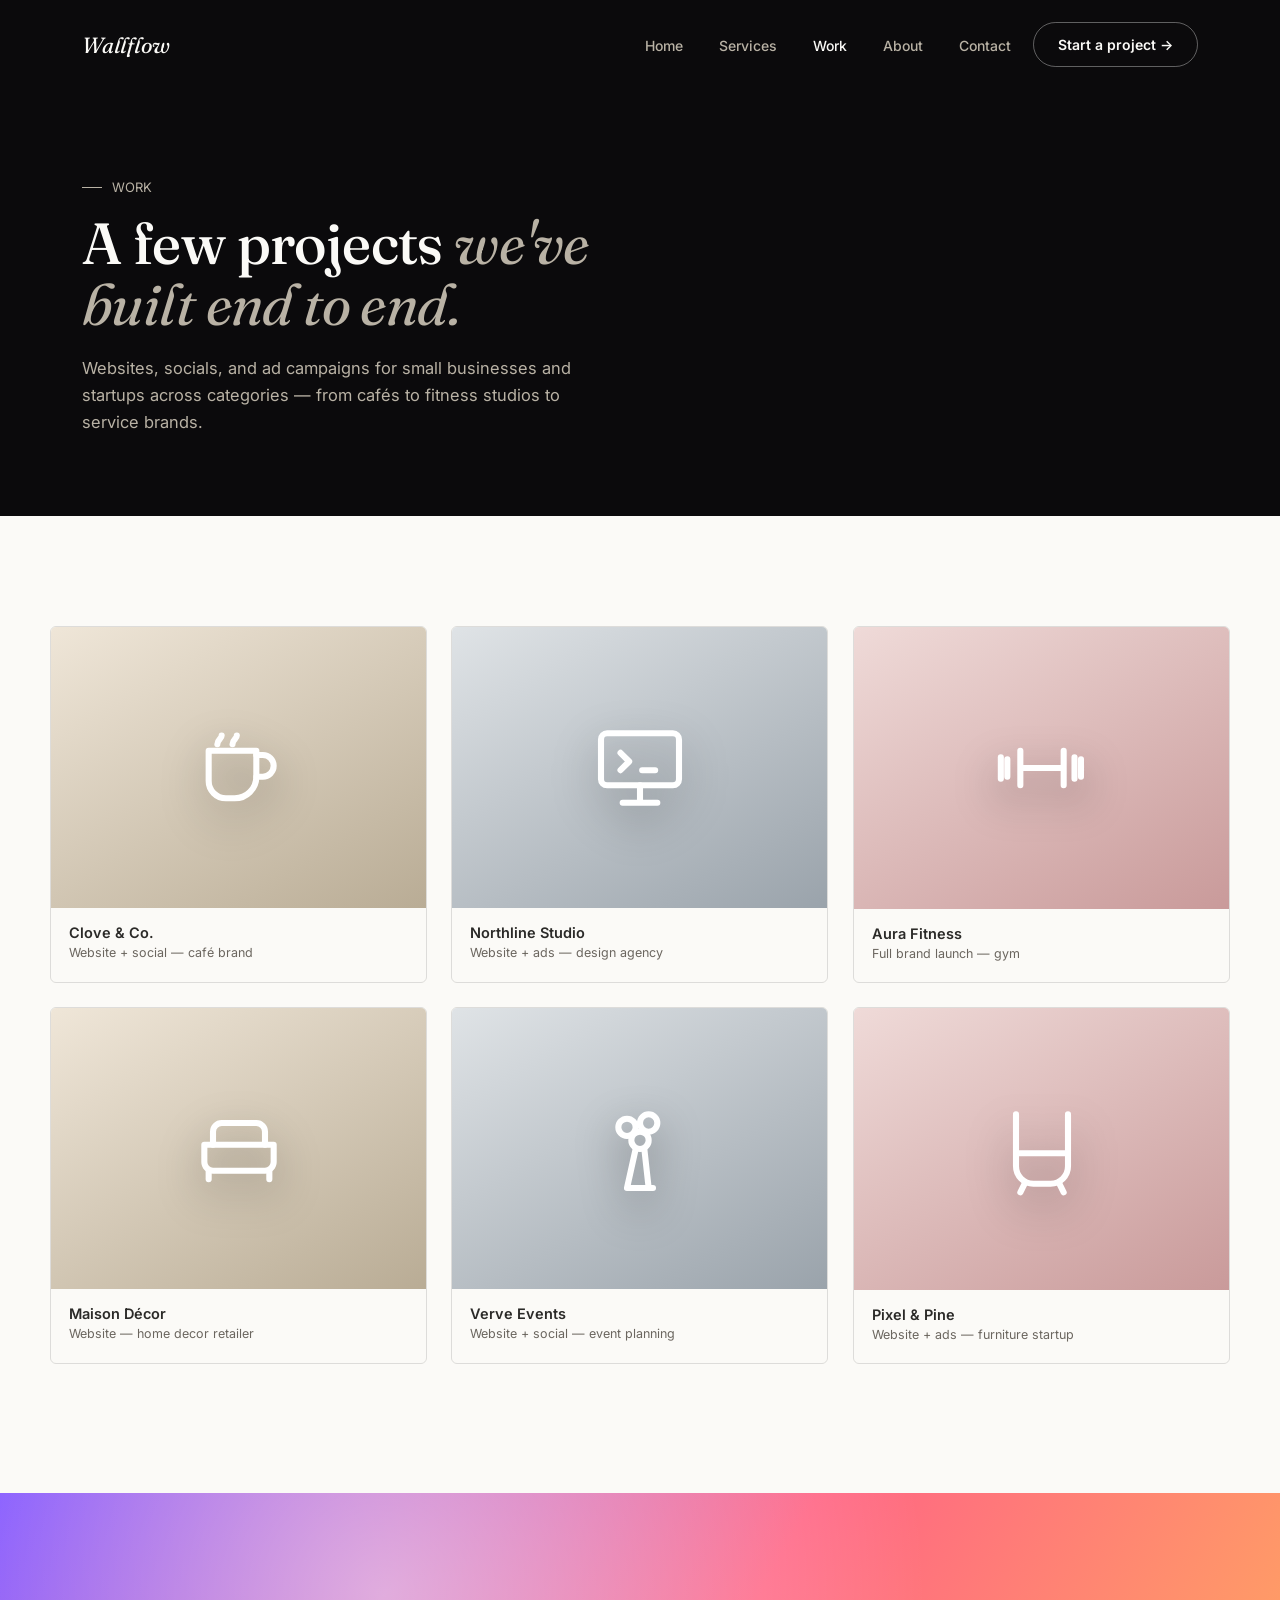
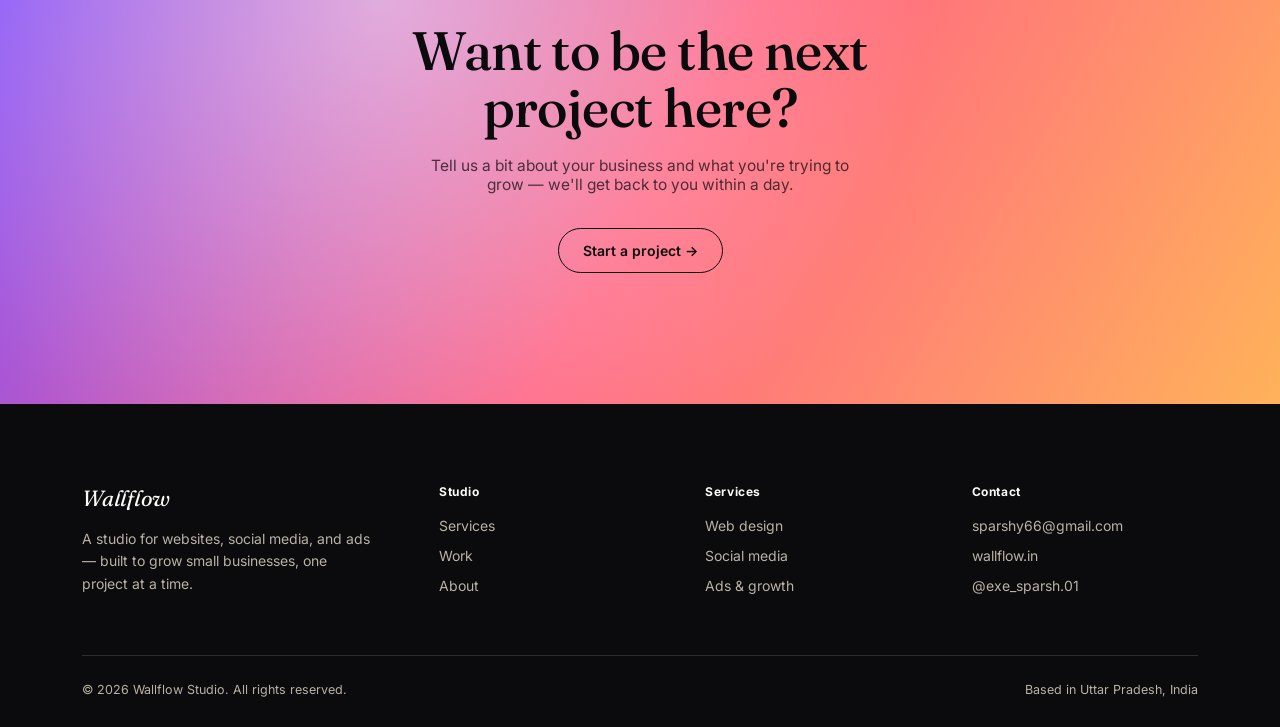
<file: work.html>
<!DOCTYPE html>
<html lang="en">
<head>
<meta charset="UTF-8">
<meta name="viewport" content="width=device-width, initial-scale=1.0">
<title>Work — Wallflow Studio</title>
<link rel="preconnect" href="https://fonts.googleapis.com">
<link rel="preconnect" href="https://fonts.gstatic.com" crossorigin>
<link href="https://fonts.googleapis.com/css2?family=Fraunces:ital,wght@0,300;0,400;0,500;0,600;1,400;1,500&family=Inter:wght@400;500;600;700&display=swap" rel="stylesheet">
<link rel="stylesheet" href="styles.css">
</head>
<body>

<header>
  <div class="wrap">
    <a href="index.html" class="logo">Wallflow</a>
    <div class="nav-right">
      <nav><ul>
        <li><a href="index.html">Home</a></li>
        <li><a href="services.html">Services</a></li>
        <li><a href="work.html" class="active">Work</a></li>
        <li><a href="about.html">About</a></li>
        <li><a href="contact.html">Contact</a></li>
      </ul></nav>
      <a href="contact.html" class="btn btn-light">Start a project →</a>
      <button class="menu-btn" aria-label="Menu"><span></span><span></span><span></span></button>
    </div>
  </div>
  <div class="mobile-nav">
    <a href="index.html">Home</a>
    <a href="services.html">Services</a>
    <a href="work.html">Work</a>
    <a href="about.html">About</a>
    <a href="contact.html">Contact</a>
  </div>
</header>

<section class="page-hero">
  <div class="wrap reveal">
    <p class="kicker">WORK</p>
    <h1>A few projects <em>we've built end to end.</em></h1>
    <p class="lede">Websites, socials, and ad campaigns for small businesses and startups across categories — from cafés to fitness studios to service brands.</p>
  </div>
</section>

<section class="wrap preview">
  <div class="work-grid stagger">
    <div class="preview-card reveal">
      <div class="preview-thumb">
        <svg class="cutout-icon" viewBox="0 0 24 24" fill="none" stroke="currentColor" stroke-width="1.4" stroke-linecap="round" stroke-linejoin="round"><path d="M5 8h11v6a5 5 0 0 1-5 5H9a4 4 0 0 1-4-4V8z"/><path d="M16 9h1.5a2.5 2.5 0 0 1 0 5H16"/><path d="M8 4.5c0 .8-1 .9-1 2M11.5 4.5c0 .8-1 .9-1 2"/></svg>
      </div>
      <div class="preview-info"><h4>Clove &amp; Co.</h4><span>Website + social — café brand</span></div>
    </div>
    <div class="preview-card reveal">
      <div class="preview-thumb">
        <svg class="cutout-icon" viewBox="0 0 24 24" fill="none" stroke="currentColor" stroke-width="1.4" stroke-linecap="round" stroke-linejoin="round"><rect x="3" y="4" width="18" height="12" rx="1.4"/><path d="M8 20h8M12 16v4"/><path d="M7.5 8.5l2 2-2 2M12.5 12.5h3"/></svg>
      </div>
      <div class="preview-info"><h4>Northline Studio</h4><span>Website + ads — design agency</span></div>
    </div>
    <div class="preview-card reveal">
      <div class="preview-thumb">
        <svg class="cutout-icon" viewBox="0 0 24 24" fill="none" stroke="currentColor" stroke-width="1.4" stroke-linecap="round" stroke-linejoin="round"><path d="M4 10v4M2.5 9.5v5M7 8v8M17 8v8M19.5 9.5v5M21 10v4M7 12h10"/></svg>
      </div>
      <div class="preview-info"><h4>Aura Fitness</h4><span>Full brand launch — gym</span></div>
    </div>
    <div class="preview-card reveal">
      <div class="preview-thumb">
        <svg class="cutout-icon" viewBox="0 0 24 24" fill="none" stroke="currentColor" stroke-width="1.4" stroke-linecap="round" stroke-linejoin="round"><path d="M6 11V8a2 2 0 0 1 2-2h8a2 2 0 0 1 2 2v3"/><path d="M4 11h16v4a2 2 0 0 1-2 2H6a2 2 0 0 1-2-2v-4z"/><path d="M5 17v2M19 17v2"/></svg>
      </div>
      <div class="preview-info"><h4>Maison Décor</h4><span>Website — home decor retailer</span></div>
    </div>
    <div class="preview-card reveal">
      <div class="preview-thumb">
        <svg class="cutout-icon" viewBox="0 0 24 24" fill="none" stroke="currentColor" stroke-width="1.4" stroke-linecap="round" stroke-linejoin="round"><circle cx="9" cy="7" r="2"/><circle cx="14" cy="6" r="2"/><circle cx="12" cy="10" r="2"/><path d="M11 12l-2 9M13 12l1 9M9 21h6"/></svg>
      </div>
      <div class="preview-info"><h4>Verve Events</h4><span>Website + social — event planning</span></div>
    </div>
    <div class="preview-card reveal">
      <div class="preview-thumb">
        <svg class="cutout-icon" viewBox="0 0 24 24" fill="none" stroke="currentColor" stroke-width="1.4" stroke-linecap="round" stroke-linejoin="round"><path d="M6 4v9M18 4v9M6 13h12v3a4 4 0 0 1-4 4h-4a4 4 0 0 1-4-4v-3z"/><path d="M8 20l-1 2M16 20l1 2"/></svg>
      </div>
      <div class="preview-info"><h4>Pixel &amp; Pine</h4><span>Website + ads — furniture startup</span></div>
    </div>
  </div>
</section>

<section class="band">
  <div class="wrap reveal">
    <h2>Want to be the next project here?</h2>
    <p>Tell us a bit about your business and what you're trying to grow — we'll get back to you within a day.</p>
    <a href="contact.html" class="btn">Start a project →</a>
  </div>
</section>

<footer id="contact">
  <div class="wrap">
    <div class="footer-top">
      <div class="footer-brand">
        <div class="logo">Wallflow</div>
        <p>A studio for websites, social media, and ads — built to grow small businesses, one project at a time.</p>
      </div>
      <div>
        <h5>Studio</h5>
        <ul>
          <li><a href="services.html">Services</a></li>
          <li><a href="work.html">Work</a></li>
          <li><a href="about.html">About</a></li>
        </ul>
      </div>
      <div>
        <h5>Services</h5>
        <ul>
          <li><a href="services.html#web">Web design</a></li>
          <li><a href="services.html#social">Social media</a></li>
          <li><a href="services.html#ads">Ads &amp; growth</a></li>
        </ul>
      </div>
      <div>
        <h5>Contact</h5>
        <ul>
          <li><a href="mailto:sparshy66@gmail.com">sparshy66@gmail.com</a></li>
          <li><a href="https://wallflow.in" target="_blank" rel="noopener">wallflow.in</a></li>
          <li><a href="https://instagram.com/exe_sparsh.01" target="_blank" rel="noopener">@exe_sparsh.01</a></li>
        </ul>
      </div>
    </div>
    <div class="footer-bottom">
      <span>© 2026 Wallflow Studio. All rights reserved.</span>
      <span>Based in Uttar Pradesh, India</span>
    </div>
  </div>
</footer>

<script src="script.js"></script>
</body>
</html>
</file>
<file: styles.css>
:root{
  --black:#0b0a0c;
  --black-soft:#151317;
  --white:#fbfaf7;
  --cream:#f1ece2;
  --stone:#b9b2a5;
  --ink:#2b2a28;
  --ink-soft:#6b665f;
  --violet:#7c4dff;
  --coral:#ff6584;
  --amber:#ffb25a;
  --line: rgba(255,255,255,0.14);
  --line-dark: rgba(11,10,12,0.12);
}
*{box-sizing:border-box; margin:0; padding:0;}
html{scroll-behavior:smooth;}
body{
  font-family:'Inter', sans-serif;
  color:var(--ink);
  background:var(--white);
  -webkit-font-smoothing:antialiased;
}
img,svg{display:block; max-width:100%;}
a{color:inherit; text-decoration:none;}
h1,h2,h3{font-family:'Fraunces', serif; font-weight:500; line-height:1.05; letter-spacing:-0.01em;}
.wrap{max-width:1180px; margin:0 auto; padding:0 32px;}
.btn{
  display:inline-flex; align-items:center; gap:8px;
  padding:13px 24px; border-radius:100px;
  font-size:14px; font-weight:600;
  border:1px solid currentColor;
  transition:transform .25s ease, background .25s ease, color .25s ease;
  white-space:nowrap; cursor:pointer; background:none;
  font-family:'Inter',sans-serif;
}
.btn:hover{transform:translateY(-2px);}
.btn-light{color:var(--white); border-color:rgba(255,255,255,0.35);}
.btn-light:hover{background:var(--white); color:var(--black);}
.btn-dark{color:var(--black); border-color:rgba(11,10,12,0.25);}
.btn-dark:hover{background:var(--black); color:var(--white);}
.btn-solid{background:var(--black); color:var(--white); border-color:var(--black);}
.btn-solid:hover{background:transparent; color:var(--black);}

/* NAV */
header{
  position:sticky; top:0; left:0; right:0; z-index:50;
  padding:22px 0;
  background:var(--black);
}
header .wrap{display:flex; align-items:center; justify-content:space-between;}
.logo{font-family:'Fraunces', serif; font-style:italic; font-size:22px; color:var(--white); letter-spacing:-0.01em;}
nav ul{list-style:none; display:flex; gap:36px;}
nav a{font-size:14px; color:var(--stone); font-weight:500; transition:color .2s ease;}
nav a:hover, nav a.active{color:var(--white);}
.nav-right{display:flex; align-items:center; gap:22px;}
.menu-btn{display:none; flex-direction:column; gap:5px; background:none; border:0; cursor:pointer; padding:4px;}
.menu-btn span{width:22px; height:2px; background:var(--white);}
.mobile-nav{display:none; flex-direction:column; gap:4px; position:fixed; top:70px; right:24px; left:24px; background:var(--black-soft); border:1px solid var(--line); border-radius:12px; padding:18px; z-index:60;}
.mobile-nav a{padding:12px 6px; font-size:15px; color:var(--white); border-bottom:1px solid var(--line);}
.mobile-nav a:last-child{border-bottom:none;}
.mobile-nav.open{display:flex;}

/* PAGE HERO (used on inner pages) */
.page-hero{background:var(--black); color:var(--white); padding:90px 0 80px;}
.page-hero .kicker{color:var(--stone); font-size:13px; display:flex; align-items:center; gap:10px; margin-bottom:18px;}
.page-hero .kicker::before{content:''; width:20px; height:1px; background:var(--stone);}
.page-hero h1{font-size:clamp(36px,5vw,58px); color:var(--white); max-width:16ch;}
.page-hero h1 em{font-style:italic; color:var(--stone); font-weight:400;}
.page-hero p.lede{margin-top:20px; font-size:16.5px; color:var(--stone); max-width:52ch; line-height:1.65;}
.page-hero .hero-actions{display:flex; gap:16px; margin-top:32px; flex-wrap:wrap;}

/* HOME HERO */
.hero{background:var(--black); color:var(--white); padding:110px 0 90px;}
.hero-inner{max-width:760px;}
.hero h1{font-size:clamp(40px,5.4vw,68px); color:var(--white);}
.hero h1 em{font-style:italic; color:var(--stone); font-weight:400;}
.hero p.lede{margin-top:22px; font-size:17px; color:var(--stone); max-width:46ch; line-height:1.6;}
.hero-actions{display:flex; gap:16px; margin-top:36px; flex-wrap:wrap;}
.hero-stats{display:flex; gap:48px; margin-top:70px; padding-top:36px; border-top:1px solid var(--line); flex-wrap:wrap;}
.hero-stats div b{display:block; font-family:'Fraunces',serif; font-weight:500; font-size:30px; color:var(--white);}
.hero-stats div span{font-size:13px; color:var(--stone);}

/* SECTION LABEL */
.kicker{font-size:13px; color:var(--ink-soft); display:flex; align-items:center; gap:10px;}
.kicker::before{content:''; width:20px; height:1px; background:var(--ink-soft);}

/* SERVICES TEASER (home) */
.services{padding:120px 0; background:var(--white);}
.services-head{display:grid; grid-template-columns:1.3fr 1fr; gap:60px; align-items:end;}
.services-head h2{font-size:clamp(32px,4vw,46px); max-width:14ch;}
.services-head h2 em{font-style:italic; font-weight:400; color:var(--ink-soft);}
.services-head p{font-size:15.5px; color:var(--ink-soft); line-height:1.7; max-width:36ch;}
.service-cols{margin-top:70px; display:grid; grid-template-columns:repeat(3,1fr); gap:40px; border-top:1px solid var(--line-dark); padding-top:40px;}
.service-cols h3{font-size:18px; font-family:'Inter',sans-serif; font-weight:600; margin-bottom:12px;}
.service-cols p{font-size:14.5px; color:var(--ink-soft); line-height:1.65;}
.service-cols a.more{display:inline-block; margin-top:14px; font-size:13.5px; font-weight:600; border-bottom:1px solid var(--ink);}
.services-more{margin-top:60px; text-align:center;}

/* FULL SERVICE BLOCKS (services page) */
.service-block{padding:90px 0; border-bottom:1px solid var(--line-dark);}
.service-block:last-of-type{border-bottom:none;}
.service-block .grid{display:grid; grid-template-columns:0.9fr 1.1fr; gap:60px; align-items:start;}
.service-block .num{font-family:'Fraunces',serif; font-size:15px; color:var(--ink-soft); margin-bottom:14px;}
.service-block h2{font-size:clamp(26px,3.2vw,36px); margin-bottom:18px;}
.service-block p.desc{font-size:15px; color:var(--ink-soft); line-height:1.75; max-width:44ch; margin-bottom:24px;}
.service-block ul{list-style:none; display:grid; gap:12px;}
.service-block li{font-size:14.5px; color:var(--ink); display:flex; gap:10px; align-items:baseline;}
.service-block li::before{content:'—'; color:var(--ink-soft); flex-shrink:0;}

/* GRADIENT BAND */
.band{position:relative; padding:130px 0; text-align:center; color:var(--white);
  background:radial-gradient(circle at 30% 20%, rgba(255,255,255,0.5), transparent 55%), linear-gradient(120deg, var(--violet) 0%, var(--coral) 52%, var(--amber) 100%);
  overflow:hidden;}
.band h2{font-size:clamp(32px,4.6vw,54px); color:var(--black); max-width:16ch; margin:0 auto;}
.band p{margin:20px auto 34px; max-width:44ch; color:rgba(11,10,12,0.72); font-size:15.5px;}
.band .btn{border-color:var(--black); color:var(--black); background:none;}
.band .btn:hover{background:var(--black); color:var(--white);}

/* ABOUT */
.about{padding:130px 0; background:var(--cream);}
.about-grid{display:grid; grid-template-columns:0.9fr 1.1fr; gap:70px; align-items:center;}
.about-visual{position:relative;}
.about-visual .frame{aspect-ratio:3/4; border-radius:4px; overflow:hidden; background:linear-gradient(160deg,#d9d2c4,#8f887a 60%,#4a453e); position:relative; display:flex; align-items:center; justify-content:center;}
.about-visual .frame::after{content:'W'; position:absolute; right:18px; bottom:8px; font-family:'Fraunces',serif; font-size:220px; font-weight:300; color:rgba(251,250,247,0.14); line-height:1;}
.about-visual .frame-icon{width:34%; max-width:130px; color:#fff; position:relative; z-index:1; filter:drop-shadow(0 16px 24px rgba(0,0,0,0.35));}
.about-visual .chip{position:absolute; right:-30px; bottom:-30px; width:120px; aspect-ratio:1; background:var(--black); border-radius:4px; display:flex; align-items:center; justify-content:center;}
.about-visual .chip span{color:var(--white); font-family:'Fraunces',serif; font-style:italic; font-size:14px;}
.about-copy .kicker{margin-bottom:22px;}
.about-copy h2{font-size:clamp(30px,3.6vw,42px); margin-bottom:20px;}
.about-copy p{font-size:15.5px; line-height:1.75; color:var(--ink-soft); max-width:50ch;}
.about-copy p + p{margin-top:16px;}
.about-copy a.more{display:inline-block; margin-top:22px; font-size:14px; font-weight:600; border-bottom:1px solid var(--ink);}

/* VALUES (about page) */
.values{padding:110px 0; background:var(--white);}
.values-grid{display:grid; grid-template-columns:repeat(3,1fr); gap:40px; margin-top:60px;}
.values-grid h3{font-size:17px; font-weight:600; font-family:'Inter',sans-serif; margin-bottom:12px;}
.values-grid p{font-size:14px; color:var(--ink-soft); line-height:1.65;}

/* WORK TOGETHER STRIP (home) */
.together{background:var(--black); color:var(--white); padding:0;}
.together-head{padding:80px 0 0; text-align:center;}
.together-head h2{font-size:clamp(28px,5vw,54px); color:var(--white);}
.together-strip{margin-top:60px; display:grid; grid-template-columns:repeat(3,1fr);}
.together-strip a{position:relative; aspect-ratio:3/4; overflow:hidden; display:flex; align-items:flex-end; padding:26px; color:var(--white); font-size:13px; letter-spacing:.03em;}
.together-strip a::before{content:''; position:absolute; inset:0; opacity:.9;}
.together-strip a:nth-child(1)::before{background:linear-gradient(160deg,#20242b,#0b0a0c 70%);}
.together-strip a:nth-child(2)::before{background:linear-gradient(160deg,#1b2733,#0b0a0c 70%);}
.together-strip a:nth-child(3)::before{background:linear-gradient(160deg,#2a2320,#0b0a0c 70%);}
.together-strip a span{position:relative; z-index:1;}
.together-strip svg{position:absolute; top:26px; left:26px; z-index:1; opacity:.85;}

/* TESTIMONIAL */
.testimonial{background:var(--cream); padding:90px 0; text-align:center;}
.testimonial .quote{max-width:640px; margin:0 auto; font-family:'Fraunces',serif; font-style:italic; font-weight:400; font-size:clamp(18px,2.2vw,23px); line-height:1.6; color:var(--ink);}
.testimonial .name{margin-top:24px; font-size:12px; letter-spacing:.08em; color:var(--ink-soft);}
.test-nav{display:flex; justify-content:center; gap:26px; margin-top:26px;}
.test-nav button{background:none; border:0; cursor:pointer; color:var(--ink-soft); font-size:18px;}

/* WORK GRID (work page + home preview) */
.preview{padding:90px 0 130px;}
.preview-grid{display:grid; grid-template-columns:1fr 1fr 1fr; gap:24px;}
.preview-card{border:1px solid var(--line-dark); border-radius:6px; overflow:hidden;}
.preview-thumb{aspect-ratio:4/3; position:relative;}
.preview-grid .preview-card:nth-child(1) .preview-thumb, .work-grid .preview-card:nth-child(3n+1) .preview-thumb{background:linear-gradient(150deg,#efe6d8,#b9ac95);}
.preview-grid .preview-card:nth-child(2) .preview-thumb, .work-grid .preview-card:nth-child(3n+2) .preview-thumb{background:linear-gradient(150deg,#dfe3e6,#9aa3ab);}
.preview-grid .preview-card:nth-child(3) .preview-thumb, .work-grid .preview-card:nth-child(3n) .preview-thumb{background:linear-gradient(150deg,#efdad8,#c99a9a);}
.preview-info{padding:16px 18px 20px;}
.preview-info h4{font-family:'Inter',sans-serif; font-weight:600; font-size:14.5px;}
.preview-info span{font-size:12.5px; color:var(--ink-soft);}
.work-grid{display:grid; grid-template-columns:repeat(3,1fr); gap:24px; margin-top:20px;}
.section-head-row{display:flex; justify-content:space-between; align-items:flex-end; margin-bottom:50px; flex-wrap:wrap; gap:16px;}
.section-head-row h2{font-size:clamp(26px,3.4vw,38px);}

/* CONTACT PAGE */
.contact-wrap{padding:100px 0 130px; display:grid; grid-template-columns:1fr 1fr; gap:70px;}
.contact-info h2{font-size:clamp(26px,3.2vw,36px); margin-bottom:20px;}
.contact-info p{font-size:15px; color:var(--ink-soft); line-height:1.7; max-width:38ch; margin-bottom:30px;}
.contact-info ul{list-style:none; display:flex; flex-direction:column; gap:14px;}
.contact-info li a{font-size:15px; font-weight:600; border-bottom:1px solid var(--ink); padding-bottom:2px;}
.form-field{margin-bottom:22px; display:flex; flex-direction:column; gap:8px;}
.form-field label{font-size:13px; font-weight:600; color:var(--ink);}
.form-field input, .form-field select, .form-field textarea{
  border:1px solid var(--line-dark); border-radius:8px; padding:13px 14px; font-size:14.5px; font-family:'Inter',sans-serif; background:var(--white); color:var(--ink);
}
.form-field textarea{resize:vertical; min-height:120px;}
.form-field input:focus, .form-field select:focus, .form-field textarea:focus{outline:2px solid var(--black); outline-offset:1px;}
.form-status{margin-top:18px; font-size:14px; display:none;}
.form-status.success{display:block; color:#2e7d4f;}
.form-status.error{display:block; color:#c0392b;}

/* FOOTER */
footer{background:var(--black); color:var(--stone); padding:80px 0 30px;}
.footer-top{display:grid; grid-template-columns:1.4fr 1fr 1fr 1fr; gap:40px; padding-bottom:60px; border-bottom:1px solid var(--line);}
.footer-brand .logo{margin-bottom:16px;}
.footer-brand p{font-size:14px; max-width:32ch; line-height:1.6;}
footer h5{font-size:12px; color:var(--white); letter-spacing:.05em; margin-bottom:16px;}
footer ul{list-style:none; display:flex; flex-direction:column; gap:10px;}
footer ul a{font-size:14px; color:var(--stone);}
footer ul a:hover{color:var(--white);}
.footer-bottom{display:flex; justify-content:space-between; padding-top:26px; font-size:12.5px; flex-wrap:wrap; gap:10px;}

/* CUTOUT ICONS (isolated graphic on a colour card, no rectangular photo) */
.preview-thumb{display:flex; align-items:center; justify-content:center;}
.cutout-icon{width:34%; max-width:104px; color:#fff; filter:drop-shadow(0 16px 22px rgba(0,0,0,0.35));}
.icon-ink{color:var(--ink);}
.service-icon-wrap{width:56px; height:56px; border-radius:12px; background:var(--cream); display:flex; align-items:center; justify-content:center; margin-bottom:18px;}
.service-icon-wrap svg{width:26px; height:26px;}

/* SCROLL REVEAL ANIMATIONS */
.reveal{opacity:0; transform:translateY(28px); transition:opacity .7s cubic-bezier(.22,.61,.36,1), transform .7s cubic-bezier(.22,.61,.36,1); will-change:opacity, transform;}
.reveal.in-view{opacity:1; transform:translateY(0);}
.stagger > .reveal:nth-child(1){transition-delay:0s;}
.stagger > .reveal:nth-child(2){transition-delay:.1s;}
.stagger > .reveal:nth-child(3){transition-delay:.2s;}
.stagger > .reveal:nth-child(4){transition-delay:.3s;}
.stagger > .reveal:nth-child(5){transition-delay:.4s;}
.stagger > .reveal:nth-child(6){transition-delay:.5s;}
@media (prefers-reduced-motion: reduce){
  .reveal{transition:none; opacity:1; transform:none;}
}

@media (max-width: 860px){
  .hero-grid, .services-head, .about-grid, .service-block .grid, .contact-wrap, .complex-top{grid-template-columns:1fr;}
  .service-cols, .values-grid, .work-grid, .preview-grid{grid-template-columns:1fr; gap:28px;}
  .together-strip{grid-template-columns:1fr;}
  .footer-top{grid-template-columns:1fr 1fr; row-gap:32px;}
  nav ul{display:none;}
  .nav-right .btn{display:none;}
  .menu-btn{display:flex;}
  .about-visual .chip{right:10px; bottom:-20px; width:90px;}
  .hero-stats{gap:30px;}
}
</file>
